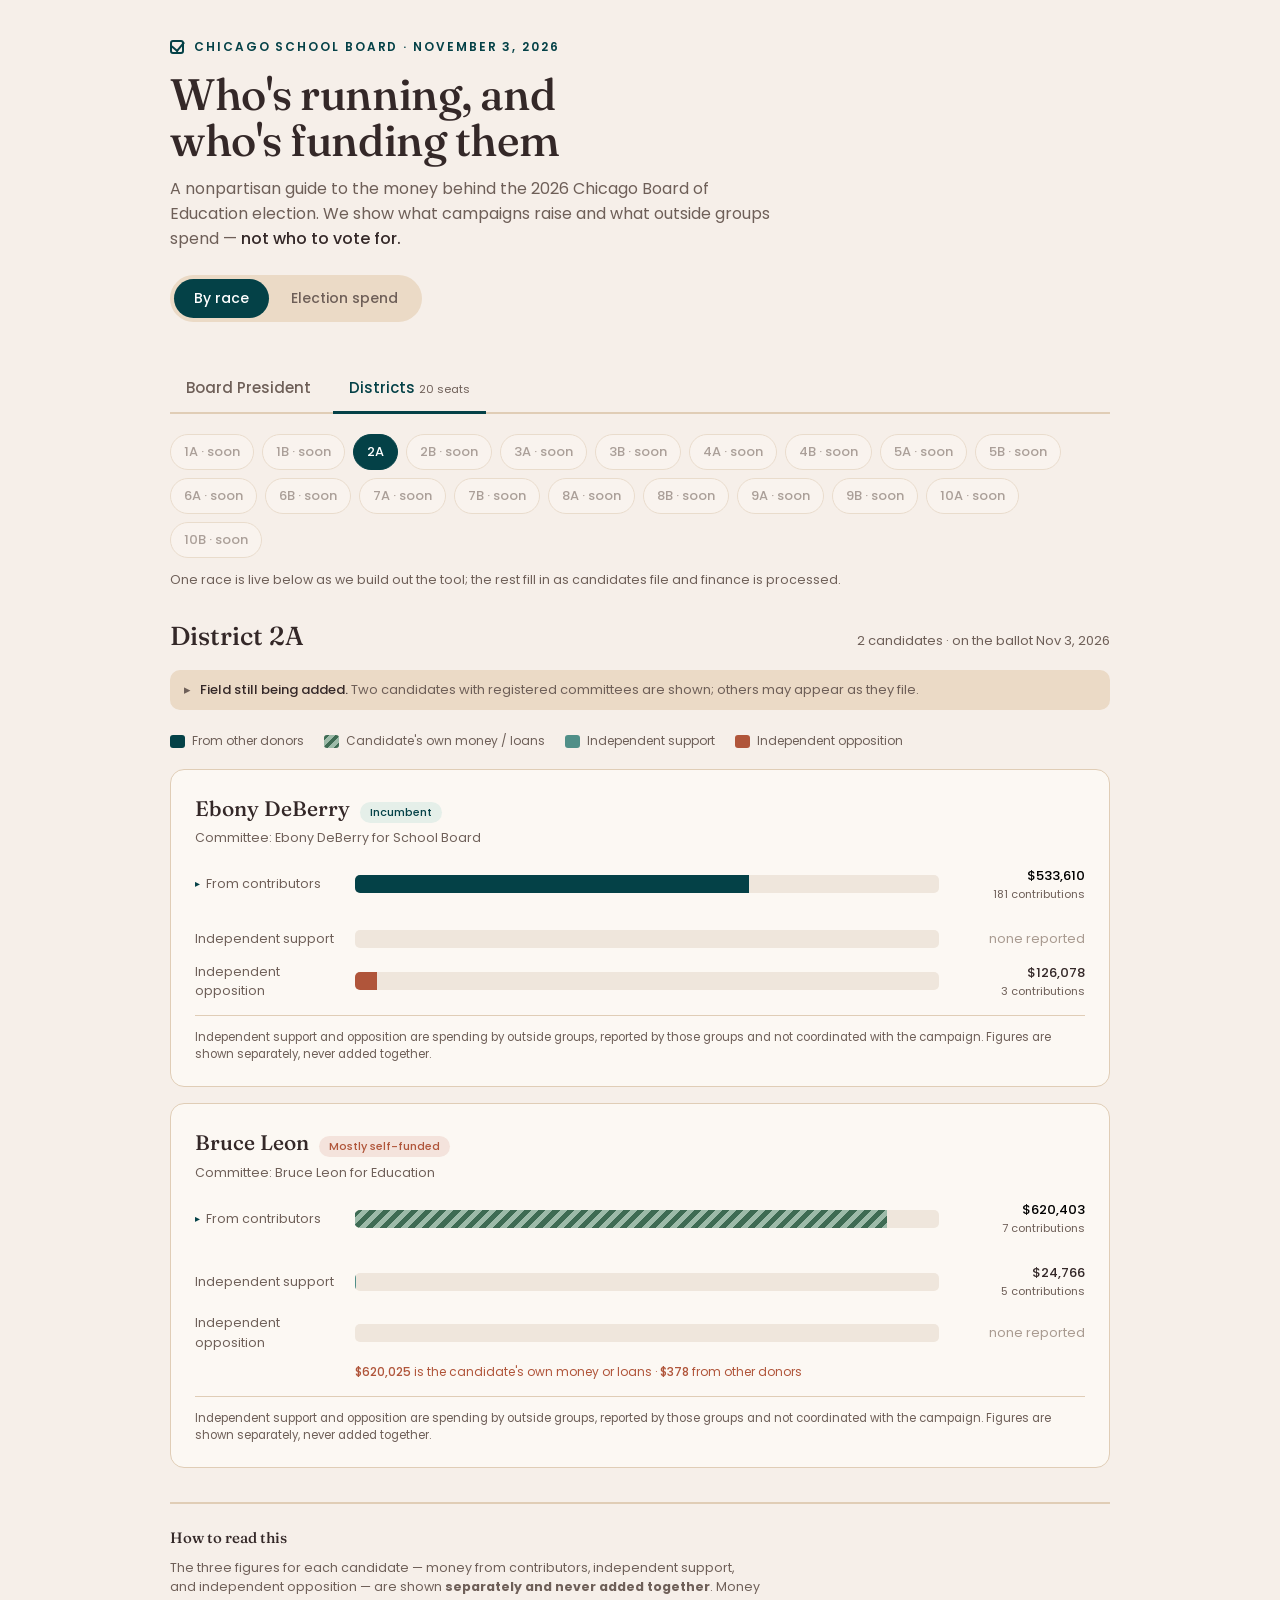
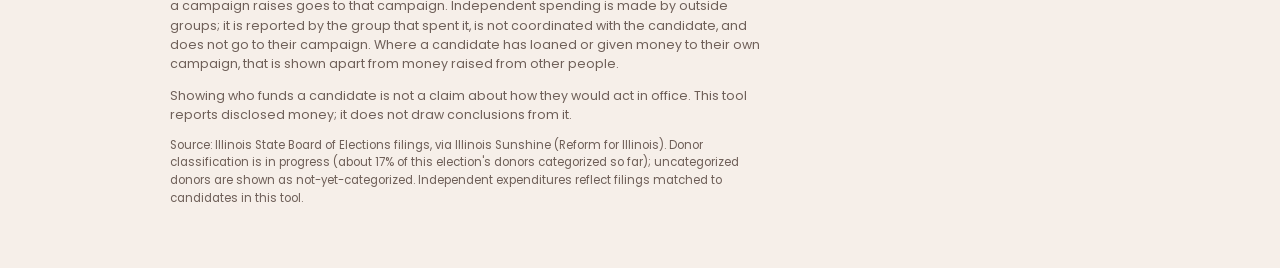
<file: campaign-finance/elections/elections-embed-prototype.html>
<!doctype html>
<html lang="en">
<head>
<meta charset="utf-8">
<meta name="viewport" content="width=device-width, initial-scale=1">
<title>Chicago School Board 2026 — who's running & who funds them</title>
<link rel="preconnect" href="https://fonts.googleapis.com">
<link rel="preconnect" href="https://fonts.gstatic.com" crossorigin>
<!-- PROTOTYPE FONTS: Fraunces stands in for Recoleta (display). Swap to Recoleta in production. -->
<link href="https://fonts.googleapis.com/css2?family=Fraunces:opsz,wght@9..144,400;9..144,500;9..144,600&family=Poppins:wght@300;400;500;600&display=swap" rel="stylesheet">
<style>
  :root{
    --cream:#F6EFE9; --paper:#FCF8F3; --ink:#342828; --ink-soft:#6E5F58;
    --tan:#EBDAC6; --line:#E0CDB6;
    --teal:#044147; --sage:#508F88; --coral:#B0553A;
    --display:'Fraunces',Georgia,serif; --body:'Poppins',system-ui,sans-serif; --r:14px;
  }
  *{box-sizing:border-box}
  body{margin:0; background:var(--cream); color:var(--ink); font-family:var(--body);
    font-weight:400; line-height:1.55; -webkit-font-smoothing:antialiased}
  .wrap{max-width:980px; margin:0 auto; padding:0 20px}

  header.masthead{padding:38px 0 20px}
  .eyebrow{font-size:12px; letter-spacing:.16em; text-transform:uppercase; color:var(--teal);
    font-weight:600; margin:0 0 14px; display:flex; align-items:center; gap:10px}
  .eyebrow .box{width:14px; height:14px; border:2px solid var(--teal); border-radius:3px; position:relative; flex:none}
  .eyebrow .box::after{content:""; position:absolute; left:2px; top:-3px; width:6px; height:10px;
    border:solid var(--teal); border-width:0 2px 2px 0; transform:rotate(40deg)}
  h1{font-family:var(--display); font-weight:500; font-size:clamp(28px,5vw,44px); line-height:1.05;
    letter-spacing:-.01em; margin:0 0 14px; max-width:16ch}
  .lede{font-size:16px; color:var(--ink-soft); max-width:60ch; margin:0}
  .lede strong{color:var(--ink); font-weight:500}

  /* top-level segmented nav */
  .topnav{display:inline-flex; background:var(--tan); border-radius:30px; padding:4px; margin:24px 0 0; gap:2px}
  .topnav button{appearance:none; border:0; background:none; cursor:pointer; font-family:var(--body);
    font-size:14px; font-weight:500; color:var(--ink-soft); padding:9px 20px; border-radius:26px}
  .topnav button[aria-selected="true"]{background:var(--teal); color:#fff}
  .topnav button:focus-visible{outline:2px solid var(--sage); outline-offset:2px}

  nav.offices{display:flex; gap:6px; margin:22px 0 0; border-bottom:2px solid var(--line)}
  .office{appearance:none; border:0; background:none; cursor:pointer; font-family:var(--body);
    font-size:15px; font-weight:500; color:var(--ink-soft); padding:12px 16px;
    border-bottom:3px solid transparent; margin-bottom:-2px; border-radius:6px 6px 0 0}
  .office[aria-selected="true"]{color:var(--teal); border-bottom-color:var(--teal)}
  .office:focus-visible{outline:2px solid var(--sage); outline-offset:2px}
  .office .tag{font-size:11px; color:var(--ink-soft); font-weight:400}

  .districts{display:flex; flex-wrap:wrap; gap:8px; padding:20px 0 4px}
  .chip{appearance:none; cursor:pointer; font-family:var(--body); font-size:13px; font-weight:500;
    padding:7px 13px; border-radius:20px; border:1px solid var(--line); background:var(--paper); color:var(--ink-soft)}
  .chip[aria-pressed="true"]{background:var(--teal); border-color:var(--teal); color:#fff}
  .chip[data-status="soon"]{opacity:.55}
  .chip:focus-visible{outline:2px solid var(--sage); outline-offset:2px}
  .picker-note{font-size:12.5px; color:var(--ink-soft); margin:8px 0 0}

  .race-head{display:flex; align-items:baseline; justify-content:space-between; gap:16px; flex-wrap:wrap; margin:26px 0 4px}
  .race-head h2{font-family:var(--display); font-weight:500; font-size:26px; margin:0}
  .race-meta{font-size:13px; color:var(--ink-soft)}
  .field-note{font-size:13px; color:var(--ink-soft); background:var(--tan); border-radius:10px;
    padding:10px 14px; margin:14px 0 22px; display:flex; gap:9px; align-items:flex-start}
  .field-note b{color:var(--ink); font-weight:500}

  .card{background:var(--paper); border:1px solid var(--line); border-radius:var(--r); padding:22px 24px; margin:0 0 16px}
  .card-top{display:flex; align-items:baseline; gap:10px; flex-wrap:wrap; margin-bottom:4px}
  .cand-name{font-family:var(--display); font-weight:500; font-size:21px; margin:0}
  .chip-inc{font-size:11px; font-weight:500; color:var(--teal); background:#E5EFE9; border-radius:20px; padding:2px 10px}
  .chip-self{font-size:11px; font-weight:500; color:var(--coral); background:#F4E3DC; border-radius:20px; padding:2px 10px}
  .committee{font-size:12.5px; color:var(--ink-soft); margin:0 0 18px}

  .bars{display:flex; flex-direction:column; gap:13px}
  .barrow{display:grid; grid-template-columns:148px 1fr 134px; align-items:center; gap:12px}
  .barrow.click{cursor:pointer; appearance:none; border:0; background:none; text-align:left;
    font-family:var(--body); padding:6px 8px; margin:-6px -8px; border-radius:8px; width:calc(100% + 16px)}
  .barrow.click:hover{background:#F2E8DC}
  .barrow.click:focus-visible{outline:2px solid var(--sage); outline-offset:1px}
  .barlabel{font-size:12.5px; color:var(--ink-soft); display:flex; align-items:center; gap:6px}
  .barlabel .caret{font-size:10px; color:var(--teal); transition:transform .2s}
  .barrow.click[aria-expanded="true"] .caret{transform:rotate(90deg)}
  .bartrack{height:18px; background:#EFE6DC; border-radius:5px; overflow:hidden; position:relative}
  .barfill{height:100%; display:flex; transition:width .8s cubic-bezier(.2,.7,.2,1)}
  .seg{height:100%}
  .seg.third{background:var(--teal)}
  .seg.self{background:repeating-linear-gradient(135deg,#3E6B53 0 5px,#9DBBA9 5px 10px)}
  .seg.support{background:var(--sage)}
  .seg.oppose{background:var(--coral)}
  .barval{font-size:13px; font-weight:500; text-align:right}
  .barval .sub{display:block; font-size:11px; font-weight:400; color:var(--ink-soft)}
  .zero{color:#A99B91; font-weight:400}

  .selfline{font-size:12px; color:var(--coral); margin:11px 0 0; padding-left:160px}
  .selfline b{font-weight:500}
  .caption{font-size:11.5px; color:var(--ink-soft); margin:14px 0 0; padding-top:13px; border-top:1px solid var(--line)}

  /* contributor drill-down panel */
  .contrib{max-height:0; overflow:hidden; transition:max-height .3s ease; margin-top:0}
  .contrib.open{max-height:1400px; margin-top:12px}
  .contrib-inner{background:var(--cream); border:1px solid var(--line); border-radius:10px; padding:14px 16px}
  .contrib-h{font-size:12px; letter-spacing:.04em; text-transform:uppercase; color:var(--ink-soft); margin:0 0 10px}
  .crow{display:grid; grid-template-columns:1fr auto; gap:10px; padding:7px 0; border-bottom:1px solid var(--line); font-size:13px}
  .crow:last-child{border-bottom:0}
  .crow .who{display:flex; align-items:center; gap:8px; flex-wrap:wrap}
  .crow .amt{font-weight:500; white-space:nowrap}
  .crow .n{font-size:11px; color:var(--ink-soft)}
  .tagchip{font-size:10.5px; padding:1px 8px; border-radius:14px; background:var(--tan); color:var(--ink-soft)}
  .tagchip.self{background:#F4E3DC; color:var(--coral)}
  .contrib-note{font-size:12px; color:var(--ink-soft); margin:2px 0 0}

  .legend{display:flex; flex-wrap:wrap; gap:14px 20px; margin:6px 0 0; font-size:12px; color:var(--ink-soft)}
  .legend span{display:flex; align-items:center; gap:7px}
  .sw{width:15px; height:13px; border-radius:3px; flex:none}
  .sw.third{background:var(--teal)} .sw.self{background:repeating-linear-gradient(135deg,#3E6B53 0 4px,#9DBBA9 4px 8px)}
  .sw.support{background:var(--sage)} .sw.oppose{background:var(--coral)}

  /* election spend view */
  .preview-banner{font-size:12.5px; color:var(--ink-soft); background:var(--tan); border-radius:10px;
    padding:11px 15px; margin:22px 0 18px; display:flex; gap:9px; align-items:flex-start}
  .preview-banner b{color:var(--ink); font-weight:500}
  .srow{display:grid; grid-template-columns:30px 1fr auto; gap:14px; align-items:center;
    background:var(--paper); border:1px solid var(--line); border-radius:12px; padding:14px 18px; margin:0 0 10px}
  .srank{font-family:var(--display); font-size:18px; color:var(--ink-soft)}
  .sname{font-size:15px; font-weight:500}
  .sdetail{font-size:12.5px; color:var(--ink-soft); margin-top:2px}
  .samt{text-align:right; font-size:16px; font-weight:500}
  .samt .k{display:block; font-size:11px; font-weight:400; color:var(--ink-soft)}
  .stance{font-size:10.5px; padding:1px 9px; border-radius:14px; margin-left:8px}
  .stance.support{background:#E4EEEB; color:var(--sage)}
  .stance.oppose{background:#F4E3DC; color:var(--coral)}
  .stance.self{background:#F4E3DC; color:var(--coral)}
  .stance.pac{background:var(--tan); color:var(--ink-soft)}

  .soon{text-align:center; padding:54px 24px; background:var(--paper); border:1px dashed var(--line);
    border-radius:var(--r); color:var(--ink-soft)}
  .soon h2{font-family:var(--display); font-weight:500; color:var(--ink); font-size:22px; margin:0 0 8px}
  .soon p{margin:0 auto; max-width:46ch; font-size:14px}

  footer{margin:34px 0 60px; padding-top:22px; border-top:2px solid var(--line); font-size:12.5px; color:var(--ink-soft)}
  footer h3{font-family:var(--display); font-weight:500; color:var(--ink); font-size:15px; margin:0 0 8px}
  footer p{margin:0 0 12px; max-width:74ch}
  footer .src{font-size:11.5px}

  @media (max-width:560px){
    .barrow{grid-template-columns:1fr; gap:4px}
    .barval{text-align:left} .selfline{padding-left:0}
    .srow{grid-template-columns:24px 1fr; } .samt{grid-column:2; text-align:left; margin-top:6px}
  }
  @media (prefers-reduced-motion:reduce){ .barfill,.contrib{transition:none} }
</style>
</head>
<body>
<div class="wrap">

  <header class="masthead">
    <p class="eyebrow"><span class="box" aria-hidden="true"></span>Chicago School Board · November 3, 2026</p>
    <h1>Who's running, and who's funding them</h1>
    <p class="lede">A nonpartisan guide to the money behind the 2026 Chicago Board of Education election. We show what campaigns raise and what outside groups spend — <strong>not who to vote for.</strong></p>
    <div class="topnav" role="tablist" aria-label="View">
      <button role="tab" id="t-byrace" aria-selected="true">By race</button>
      <button role="tab" id="t-spend" aria-selected="false">Election spend</button>
    </div>
  </header>

  <section id="byrace">
    <nav class="offices" role="tablist" aria-label="Office">
      <button class="office" role="tab" id="tab-pres" aria-selected="false">Board President</button>
      <button class="office" role="tab" id="tab-dist" aria-selected="true">Districts <span class="tag">20 seats</span></button>
    </nav>
    <div id="picker" class="districts" role="group" aria-label="District"></div>
    <p class="picker-note" id="picker-note">One race is live below as we build out the tool; the rest fill in as candidates file and finance is processed.</p>
    <div id="view" aria-live="polite"></div>
  </section>

  <section id="spend" hidden></section>

  <footer>
    <h3>How to read this</h3>
    <p>The three figures for each candidate — money from contributors, independent support, and independent opposition — are shown <strong>separately and never added together</strong>. Money a campaign raises goes to that campaign. Independent spending is made by outside groups; it is reported by the group that spent it, is not coordinated with the candidate, and does not go to their campaign. Where a candidate has loaned or given money to their own campaign, that is shown apart from money raised from other people.</p>
    <p>Showing who funds a candidate is not a claim about how they would act in office. This tool reports disclosed money; it does not draw conclusions from it.</p>
    <p class="src">Source: Illinois State Board of Elections filings, via Illinois Sunshine (Reform for Illinois). Donor classification is in progress (about 17% of this election's donors categorized so far); uncategorized donors are shown as not-yet-categorized. Independent expenditures reflect filings matched to candidates in this tool.</p>
  </footer>

</div>

<script>
/* ============================================================================
   DATA — prototype slice; replace with fetch(ELECTION_DATA_URL) in production.
   Per-candidate "contributors" are the donor-rollup (by parent) for the drill-down.
   sb-d03 + the SPEND figures are the real first-ingest numbers; contributor NAMES
   are only included where confirmed (Leon's 7 rows, dumped read-only). DeBerry's
   181 contributors and the IE spender NAMES are not inlined — see contributorsNote
   / nameKnown:false — those come from the live data.
   ============================================================================ */
const SCALE = 650000;
const DATA = {
  races: [
    { id:"sb-president", office:"pres", label:"Board President", status:"soon" },
    { id:"sb-d01", office:"dist", code:"1A", label:"District 1A", status:"soon" },
    { id:"sb-d02", office:"dist", code:"1B", label:"District 1B", status:"soon" },
    { id:"sb-d03", office:"dist", code:"2A", label:"District 2A", status:"live",
      fieldNote:"Two candidates with registered committees are shown; others may appear as they file.",
      candidates:[
        { name:"Ebony DeBerry", incumbent:true, committee:"Ebony DeBerry for School Board",
          contributions:533610, contributors:181, selfFunded:0, thirdParty:533610,
          support:0, supportN:0, oppose:126078, opposeN:3,
          contributorList:[],
          contributorsNote:"181 contributions totaling $533,610. The itemized contributor list loads from the live filings data — in the published tool this expands to every donor, rolled up and sorted largest first." },
        { name:"Bruce Leon", incumbent:false, committee:"Bruce Leon for Education",
          contributions:620403, contributors:7, selfFunded:620025, thirdParty:378,
          support:24766, supportN:5, oppose:0, opposeN:0,
          contributorList:[
            { who:"Bruce Leon", tag:"Candidate's own money / loans", self:true, amount:620025, n:6 },
            { who:"Z to A Research", tag:"Not yet categorized", self:false, amount:378, n:1 }
          ] }
      ]
    },
    { id:"sb-d04", office:"dist", code:"2B", label:"District 2B", status:"soon" },
    { id:"sb-d05", office:"dist", code:"3A", label:"District 3A", status:"soon" },
    { id:"sb-d06", office:"dist", code:"3B", label:"District 3B", status:"soon" },
    { id:"sb-d07", office:"dist", code:"4A", label:"District 4A", status:"soon" },
    { id:"sb-d08", office:"dist", code:"4B", label:"District 4B", status:"soon" },
    { id:"sb-d09", office:"dist", code:"5A", label:"District 5A", status:"soon" },
    { id:"sb-d10", office:"dist", code:"5B", label:"District 5B", status:"soon" },
    { id:"sb-d11", office:"dist", code:"6A", label:"District 6A", status:"soon" },
    { id:"sb-d12", office:"dist", code:"6B", label:"District 6B", status:"soon" },
    { id:"sb-d13", office:"dist", code:"7A", label:"District 7A", status:"soon" },
    { id:"sb-d14", office:"dist", code:"7B", label:"District 7B", status:"soon" },
    { id:"sb-d15", office:"dist", code:"8A", label:"District 8A", status:"soon" },
    { id:"sb-d16", office:"dist", code:"8B", label:"District 8B", status:"soon" },
    { id:"sb-d17", office:"dist", code:"9A", label:"District 9A", status:"soon" },
    { id:"sb-d18", office:"dist", code:"9B", label:"District 9B", status:"soon" },
    { id:"sb-d19", office:"dist", code:"10A", label:"District 10A", status:"soon" },
    { id:"sb-d20", office:"dist", code:"10B", label:"District 10B", status:"soon" }
  ],
  // Election spend — ranked largest first. Real figures; IE committee names withheld
  // (nameKnown:false) until the live data pull. Self-funding shown as its own kind.
  spend:[
    { name:"Bruce Leon", kind:"self", nameKnown:true, amount:620025,
      detail:"Self-funded his own campaign — loans and personal contributions (District 2A)" },
    { name:"Independent expenditure committee", kind:"support", nameKnown:false, amount:367781,
      detail:"Spent supporting Michelle Pierre (District 1B)" },
    { name:"Independent expenditure committee", kind:"oppose", nameKnown:false, amount:126078,
      detail:"Spent opposing Ebony DeBerry (District 2A)" },
    { name:"Independent expenditure committee", kind:"support", nameKnown:false, amount:24766,
      detail:"Spent supporting Bruce Leon (District 2A)" },
    { name:"Z to A Research", kind:"donor", nameKnown:true, amount:378,
      detail:"Contributed to Bruce Leon (District 2A)" }
  ]
};

const $ = s => document.querySelector(s);
const usd = n => "$" + Math.round(n).toLocaleString();
const pct = v => Math.max(v>0 ? 0.8 : 0, (v/SCALE)*100);
let topView = "byrace", office = "dist", activeRace = "sb-d03", uid = 0;

function bar(label, segs, count, clickId){
  const sum = segs.reduce((a,s)=>a+s.v,0);
  const fill = segs.filter(s=>s.v>0).map(s=>
    `<div class="seg ${s.cls}" style="width:${(s.v/SCALE*100)||0}%"></div>`).join("");
  const valHtml = sum>0
    ? `${usd(sum)}${count!=null?`<span class="sub">${count} ${count===1?'contribution':'contributions'}</span>`:''}`
    : `<span class="zero">none reported</span>`;
  const labelHtml = clickId
    ? `<span class="barlabel"><span class="caret">▸</span>${label}</span>`
    : `<span class="barlabel">${label}</span>`;
  const inner = `${labelHtml}
    <div class="bartrack"><div class="barfill" style="width:${pct(sum)}%">${fill}</div></div>
    <div class="barval">${valHtml}</div>`;
  return clickId
    ? `<button class="barrow click" type="button" aria-expanded="false" aria-controls="${clickId}">${inner}</button>`
    : `<div class="barrow">${inner}</div>`;
}

function contribPanel(c, id){
  let body;
  if(c.contributorList && c.contributorList.length){
    body = c.contributorList.map(r=>`<div class="crow">
      <div class="who">${r.who}<span class="tagchip ${r.self?'self':''}">${r.tag}</span></div>
      <div class="amt">${usd(r.amount)} <span class="n">· ${r.n} ${r.n===1?'record':'records'}</span></div>
    </div>`).join("");
  } else {
    body = `<p class="contrib-note">${c.contributorsNote||"Contributor detail loads from the live filings data."}</p>`;
  }
  return `<div class="contrib" id="${id}"><div class="contrib-inner">
    <p class="contrib-h">Who gave to this campaign</p>${body}</div></div>`;
}

function card(c){
  const cid = "contrib-"+(uid++);
  const mostlySelf = c.contributions>0 && c.selfFunded/c.contributions >= 0.5;
  const chips = [
    c.incumbent ? `<span class="chip-inc">Incumbent</span>`:"",
    mostlySelf ? `<span class="chip-self">Mostly self-funded</span>`:""
  ].join("");
  const contribBar = bar("From contributors",
    [ {cls:"third", v:c.thirdParty}, {cls:"self", v:c.selfFunded} ], c.contributors, cid);
  const selfLine = c.selfFunded>0
    ? `<p class="selfline"><b>${usd(c.selfFunded)}</b> is the candidate's own money or loans · <b>${usd(c.thirdParty)}</b> from other donors</p>`:"";
  const supportBar = bar("Independent support", [ {cls:"support", v:c.support} ], c.supportN, null);
  const opposeBar  = bar("Independent opposition", [ {cls:"oppose", v:c.oppose} ], c.opposeN, null);
  return `<article class="card">
    <div class="card-top"><h3 class="cand-name">${c.name}</h3>${chips}</div>
    <p class="committee">Committee: ${c.committee}</p>
    <div class="bars">${contribBar}${contribPanel(c,cid)}${supportBar}${opposeBar}</div>
    ${selfLine}
    <p class="caption">Independent support and opposition are spending by outside groups, reported by those groups and not coordinated with the campaign. Figures are shown separately, never added together.</p>
  </article>`;
}

function legend(){
  return `<div class="legend" aria-hidden="true">
    <span><i class="sw third"></i>From other donors</span>
    <span><i class="sw self"></i>Candidate's own money / loans</span>
    <span><i class="sw support"></i>Independent support</span>
    <span><i class="sw oppose"></i>Independent opposition</span></div>`;
}

function renderByRace(){
  $("#tab-pres").setAttribute("aria-selected", office==="pres");
  $("#tab-dist").setAttribute("aria-selected", office==="dist");
  const inOffice = DATA.races.filter(r=>r.office===office);
  $("#picker").innerHTML = inOffice.map(r=>{
    const lbl = office==="dist" ? r.code : r.label;
    return `<button class="chip" data-status="${r.status}" data-id="${r.id}"
      aria-pressed="${r.id===activeRace}">${lbl}${r.status==="live"?'':' · soon'}</button>`;}).join("");
  $("#picker").style.display = office==="dist" ? "flex":"none";
  $("#picker-note").style.display = office==="dist" ? "block":"none";

  const race = DATA.races.find(r=>r.id===activeRace) || inOffice.find(r=>r.status==="live") || inOffice[0];
  if(!race || race.status!=="live"){
    $("#view").innerHTML = `<div class="soon"><h2>${race?race.label:"This race"} — coming soon</h2>
      <p>We're adding candidates and campaign-finance data for this race. Check back as the field fills in.</p></div>`;
    return;
  }
  const cands = [...race.candidates].sort((a,b)=>a.name.split(" ").pop().localeCompare(b.name.split(" ").pop()));
  uid = 0;
  $("#view").innerHTML = `
    <div class="race-head"><h2>${race.label}</h2>
      <span class="race-meta">${cands.length} candidates · on the ballot Nov 3, 2026</span></div>
    ${race.fieldNote?`<p class="field-note">▸ <span><b>Field still being added.</b> ${race.fieldNote}</span></p>`:''}
    ${legend()}<div style="height:18px"></div>${cands.map(card).join("")}`;
}

function renderSpend(){
  const rows = [...DATA.spend].sort((a,b)=>b.amount-a.amount);
  const stanceChip = r => {
    if(r.kind==="self") return `<span class="stance self">self-funding</span>`;
    if(r.kind==="support") return `<span class="stance support">independent support</span>`;
    if(r.kind==="oppose") return `<span class="stance oppose">independent opposition</span>`;
    return `<span class="stance pac">contribution</span>`;
  };
  $("#spend").innerHTML = `
    <p class="preview-banner">▸ <span><b>Preview with confirmed figures.</b> The published view ranks all 3,093 donors and every independent spender by name, each expandable to its rolled-up detail. Shown here are the spend figures confirmed in the first data run; independent-committee names fill in from the live filings.</span></p>
    ${rows.map((r,i)=>`<div class="srow">
      <div class="srank">${i+1}</div>
      <div><span class="sname">${r.name}</span>${stanceChip(r)}${r.nameKnown?'':' <span class="n" style="font-size:11px;color:#A99B91">(name in live view)</span>'}
        <div class="sdetail">${r.detail}</div></div>
      <div class="samt">${usd(r.amount)}<span class="k">${r.kind==="self"?"candidate's own":r.kind==="donor"?"to a campaign":"independent"}</span></div>
    </div>`).join("")}`;
}

function render(){
  $("#byrace").hidden = topView!=="byrace";
  $("#spend").hidden  = topView!=="spend";
  $("#t-byrace").setAttribute("aria-selected", topView==="byrace");
  $("#t-spend").setAttribute("aria-selected", topView==="spend");
  if(topView==="byrace") renderByRace(); else renderSpend();
}

$("#t-byrace").onclick = ()=>{ topView="byrace"; render(); };
$("#t-spend").onclick  = ()=>{ topView="spend";  render(); };
$("#tab-pres").onclick = ()=>{ office="pres"; activeRace=""; render(); };
$("#tab-dist").onclick = ()=>{ office="dist"; activeRace="sb-d03"; render(); };
$("#picker").addEventListener("click", e=>{
  const b=e.target.closest(".chip"); if(!b) return; activeRace=b.dataset.id; render(); });
// drill-down toggle (event delegation; no re-render so state persists)
$("#view").addEventListener("click", e=>{
  const btn=e.target.closest(".barrow.click"); if(!btn) return;
  const panel=document.getElementById(btn.getAttribute("aria-controls")); if(!panel) return;
  const open=panel.classList.toggle("open");
  btn.setAttribute("aria-expanded", open);
});

render();
</script>
</body>
</html>
</file>
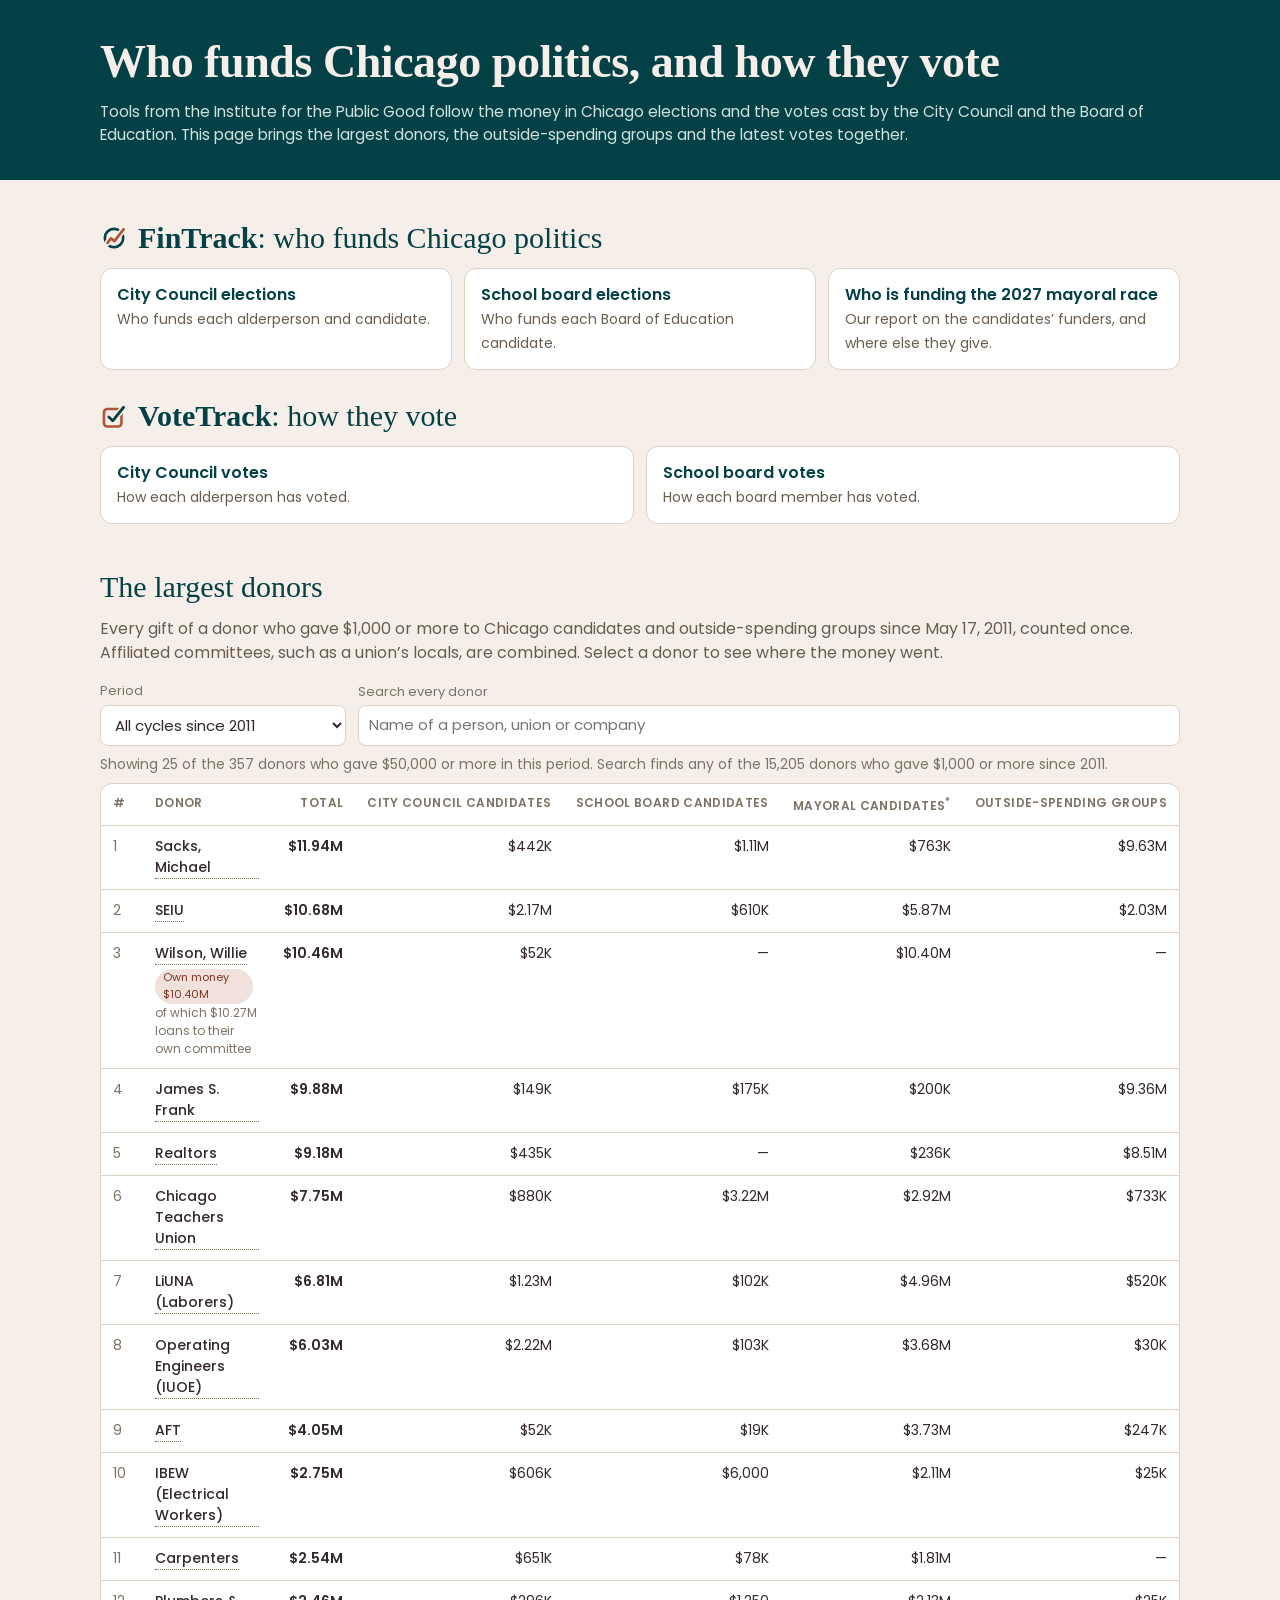
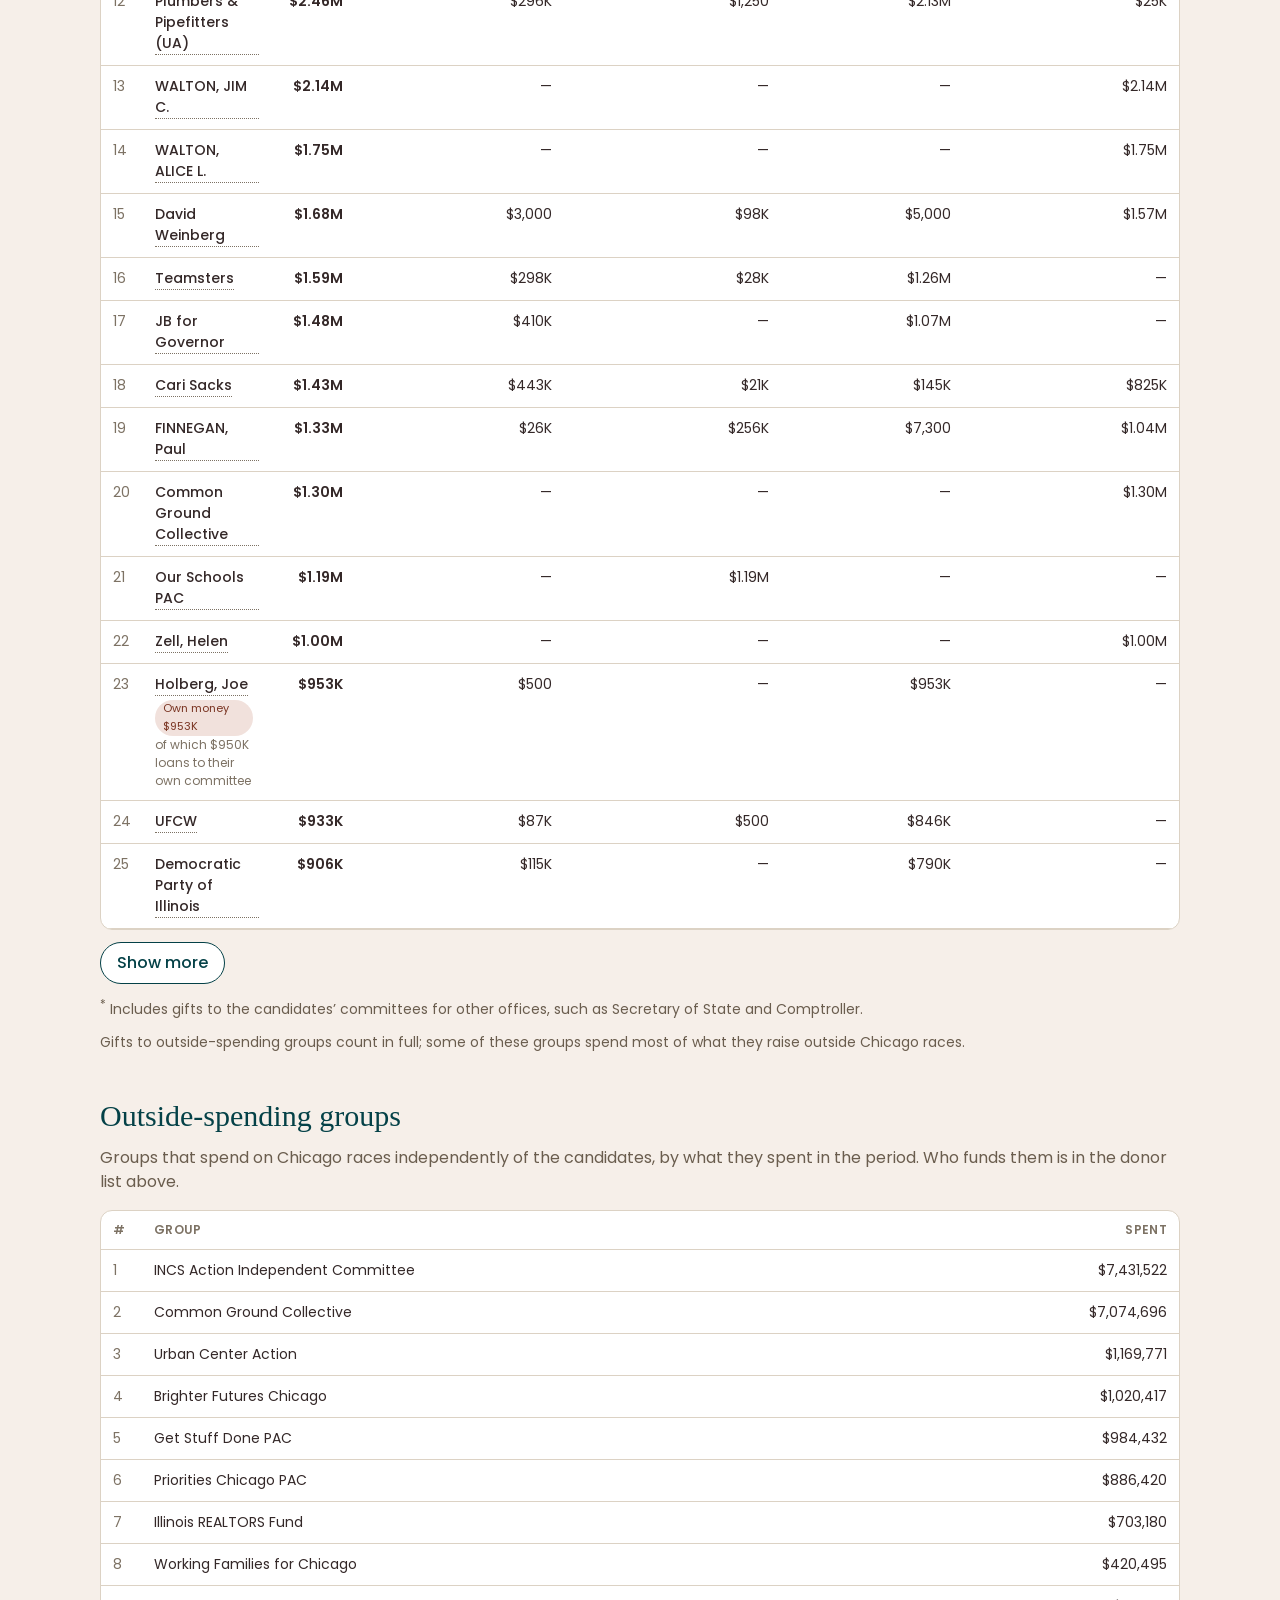
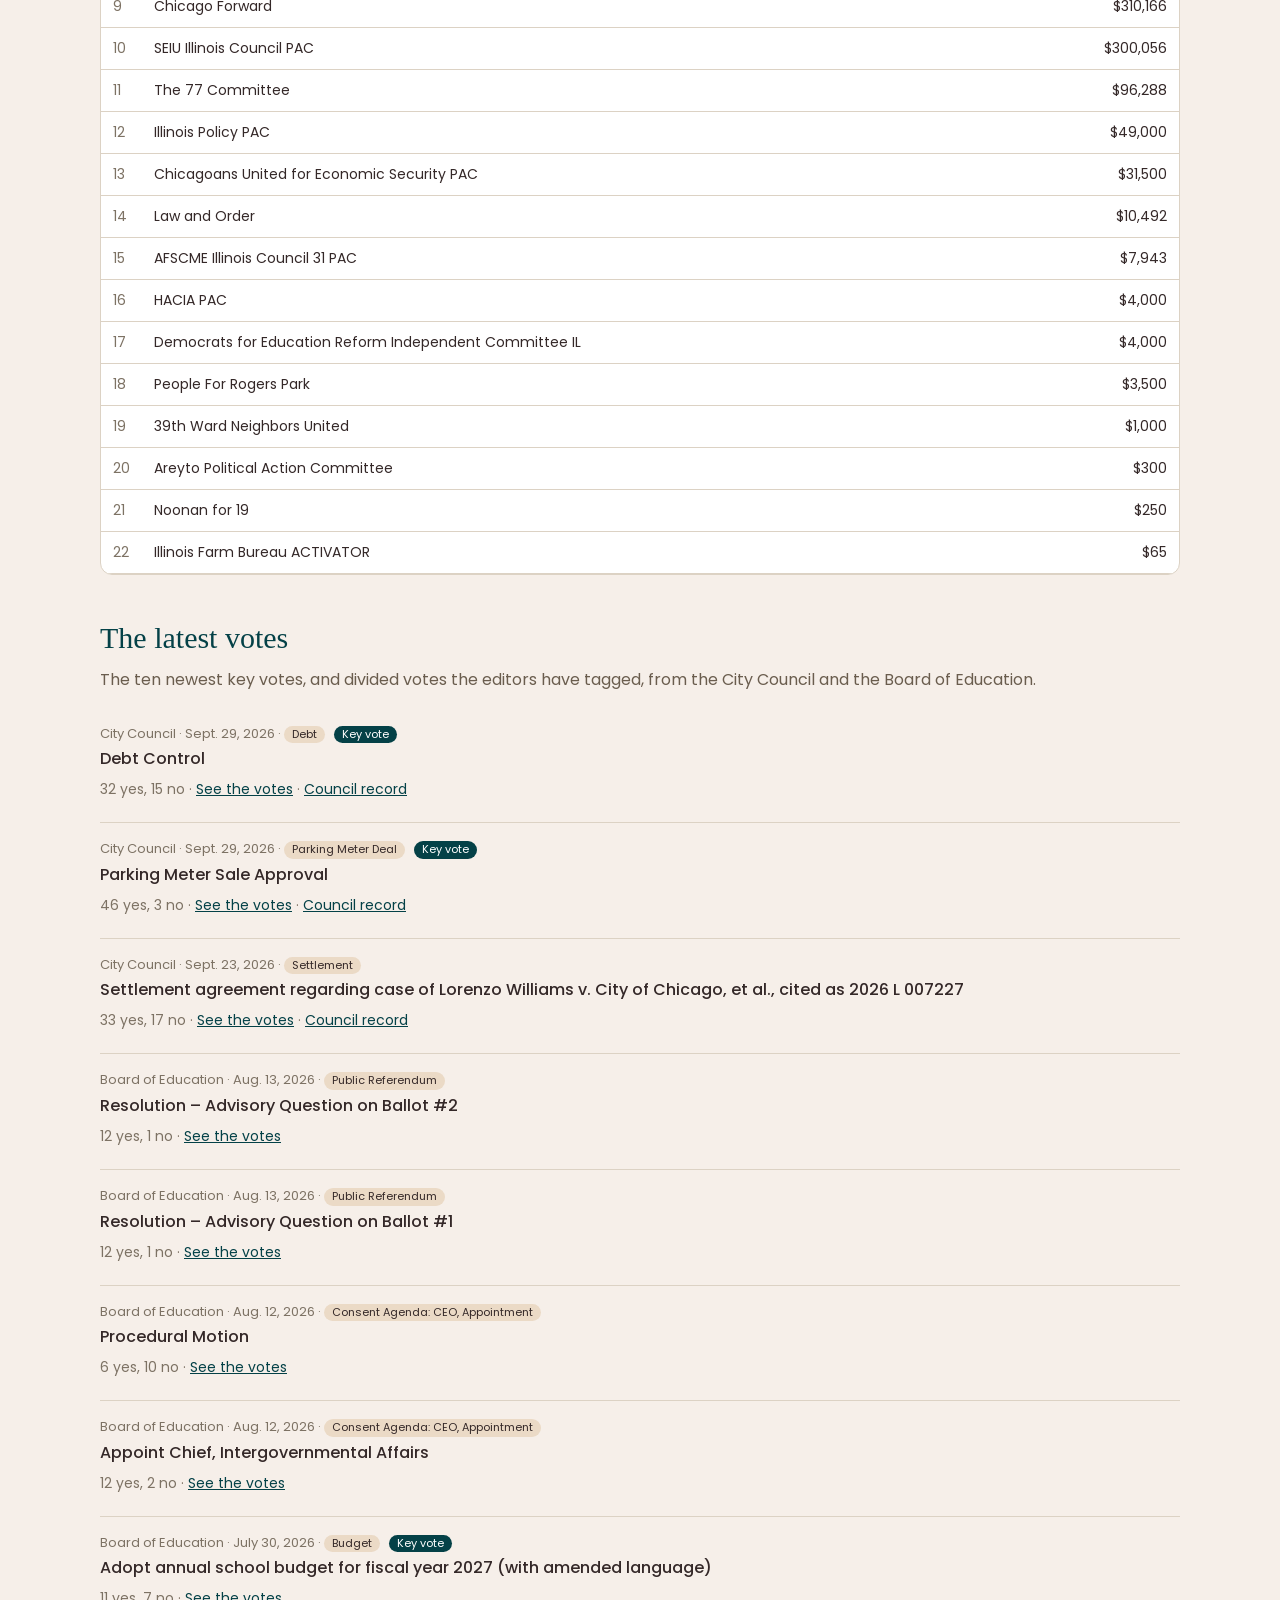
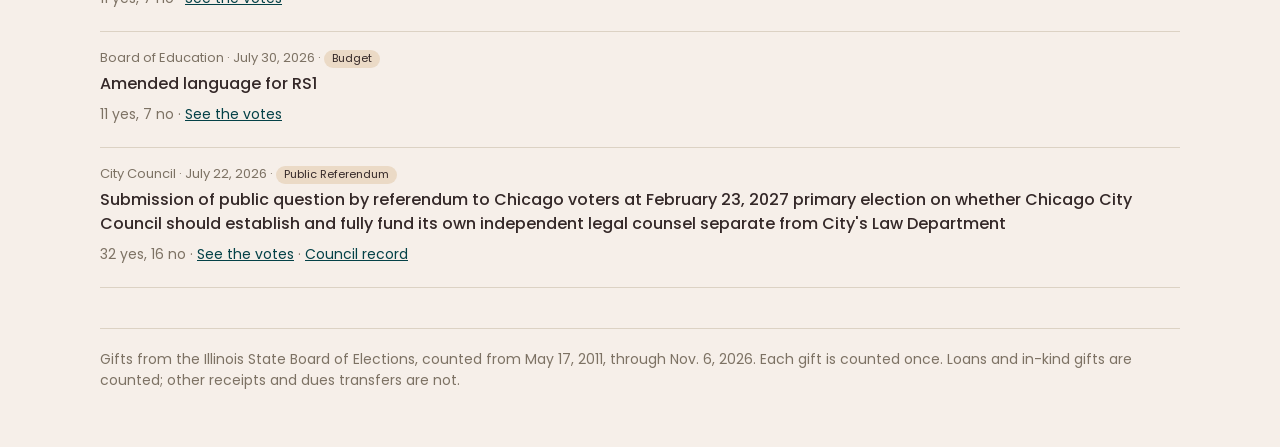
<file: campaign-finance/homepage/homepage-embed.inlined.html>
<!doctype html>
<html lang="en">
<head>
<meta charset="utf-8">
<meta name="viewport" content="width=device-width, initial-scale=1">
<link rel="preconnect" href="https://fonts.googleapis.com">
<link rel="preconnect" href="https://fonts.gstatic.com" crossorigin>
<link href="https://fonts.googleapis.com/css2?family=Poppins:wght@400;500;600;700&display=swap" rel="stylesheet">
</head>
<body style="margin:0">
<!-- ============================================================
     IPG civic tools homepage — paste this ENTIRE block into the
     /chi-civic-tools page's Squarespace Code Block.
     Nothing here is edited by hand. Data is fetched at runtime from the
     GitHub Pages (homepage-data.json).
     ============================================================ -->
<style>
/* IPG civic tools homepage. Tokens from the elections embed (DESIGN-1): Georgia display
   face, Poppins body, cream / ink / teal / coral. Scoped under #ipg-home-root. */
#ipg-home-root{--cream:#F6EFE9;--paper:#FFFFFF;--ink:#342828;--ink-soft:#6a5d4e;--ink-muted:#7d7264;--tan:#EBDAC6;--line:#dcd2c4;--teal:#044147;--coral:#B0553A;--display:Georgia,ui-serif,serif;--body:Poppins,system-ui,-apple-system,sans-serif;--r:12px;
  --content:1080px;--pad:max(30px,calc((100vw - var(--content))/2));
  font-family:var(--body);color:var(--ink);background:var(--cream);line-height:1.5;font-size:16px;box-sizing:border-box;
  /* Full-bleed, the tool pages' frame: break out of the Squarespace column so the cream body and the
     teal band span the viewport; content sits in the 1,080 px column via --pad. */
  width:100vw;max-width:100vw;position:relative;left:50%;right:50%;margin-left:-50vw;margin-right:-50vw;
  padding:0 var(--pad) 48px}
#ipg-home-root *{box-sizing:border-box}
#ipg-home-root h1,#ipg-home-root h2{font-family:var(--display);font-weight:400;color:var(--teal);margin:0 0 8px}
#ipg-home-root h1{font-size:clamp(28px,5vw,42px);line-height:1.15}
#ipg-home-root h2{font-size:clamp(22px,3.5vw,30px)}
/* Header band: teal, cream type, as on the four tools. */
#ipg-home-root .hp-head{background:var(--teal);margin:0 calc(-1 * var(--pad)) 8px;padding:38px var(--pad) 34px}
#ipg-home-root .hp-head h1{color:var(--cream);font-weight:700;letter-spacing:-.01em;font-size:clamp(28px,4.6vw,46px);line-height:1.04;margin:0 0 14px}
#ipg-home-root .hp-head .hp-lede{color:#cfe0dd;font-size:15.5px;margin:0}
#ipg-home-root a{color:var(--teal)}
.hp-lede{color:var(--ink-soft);margin:0 0 16px}
.hp-small{font-size:14px;color:var(--ink-muted);margin:8px 0}
.hp-sub{display:block;font-size:12px;color:var(--ink-muted)}
.hp-note{font-size:14px;color:var(--ink-soft);margin:12px 0 0}
.hp-sec{margin-top:40px}
.hp-status{padding:20px;background:var(--paper);border:1px solid var(--line);border-radius:var(--r)}
.hp-tools{list-style:none;padding:0;margin:24px 0 0;display:grid;grid-template-columns:repeat(auto-fit,minmax(190px,1fr));gap:12px}
.hp-tools a{display:block;height:100%;padding:14px 16px;background:var(--paper);border:1px solid var(--line);border-radius:var(--r);text-decoration:none;color:var(--ink)}
.hp-tools a:hover,.hp-tools a:focus-visible{border-color:var(--teal)}
.hp-tools b{display:block;color:var(--teal);font-weight:600}
.hp-tools span{font-size:14px;color:var(--ink-soft)}
.hp-group+.hp-group{margin-top:28px}
.hp-brand{display:flex;align-items:center;gap:10px;font-size:22px;line-height:1.2}
.hp-brand b{font-weight:700}
.hp-mark{flex:none;width:28px;height:28px}
.hp-group .hp-tools{margin-top:12px}
.hp-controls{display:flex;flex-wrap:wrap;gap:12px;align-items:flex-end}
.hp-field{display:flex;flex-direction:column;font-size:13px;color:var(--ink-muted);gap:4px}
.hp-grow{flex:1 1 240px}
.hp-field select,.hp-field input{font:inherit;font-size:15px;padding:8px 10px;border:1px solid var(--line);border-radius:8px;background:var(--paper);color:var(--ink);min-height:40px}
.hp-scroll{overflow-x:auto;-webkit-overflow-scrolling:touch;background:var(--paper);border:1px solid var(--line);border-radius:var(--r);margin-top:8px}
.hp-table{width:100%;border-collapse:collapse;font-size:14px}
.hp-table th,.hp-table td,.hp-items th,.hp-items td{padding:10px 12px;border-bottom:1px solid var(--line);text-align:left;vertical-align:top}
.hp-table th{font-size:12px;font-weight:600;color:var(--ink-muted);text-transform:uppercase;letter-spacing:.03em}
.hp-num{text-align:right!important;white-space:nowrap;font-variant-numeric:tabular-nums}
.hp-rank{width:2.5em;color:var(--ink-muted)}
.hp-total{font-weight:600}
.hp-toggle{all:unset;cursor:pointer;color:var(--ink);font-weight:500;border-bottom:1px dotted var(--ink-muted)}
.hp-toggle:focus-visible{outline:2px solid var(--teal);outline-offset:2px}
.hp-donor.is-open .hp-toggle{color:var(--teal)}
.hp-chip{display:inline-block;font-size:11px;line-height:1.6;padding:0 8px;margin:4px 6px 0 0;border-radius:999px;background:var(--tan);color:var(--ink)}
.hp-own{background:#f1e1dc;color:#7a3523}
.hp-key{background:var(--teal);color:#fff}
.hp-detail{padding:4px 0 8px}
.hp-detail .hp-scroll{max-height:420px;overflow:auto}
.hp-items{width:100%;border-collapse:collapse;font-size:13px}
.hp-split{list-style:none;padding:0;margin:0;max-width:420px}
.hp-split li{display:flex;justify-content:space-between;padding:4px 0;border-bottom:1px solid var(--line)}
.hp-more,.hp-retry{font:inherit;font-weight:500;margin-top:12px;padding:8px 16px;border-radius:999px;border:1px solid var(--teal);background:var(--paper);color:var(--teal);cursor:pointer}
.hp-more:hover,.hp-retry:hover{background:var(--teal);color:#fff}
.hp-votes{list-style:none;padding:0;margin:0}
.hp-vote{padding:14px 0;border-bottom:1px solid var(--line)}
.hp-meta{font-size:13px;color:var(--ink-muted);margin:0}
.hp-vtitle{margin:4px 0;font-weight:500}
.hp-foot{margin-top:40px;border-top:1px solid var(--line);padding-top:12px}
@media (max-width:640px){
  .hp-table > thead{display:none}
  .hp-table > tbody > tr.hp-donor{display:grid;grid-template-columns:2.5em 1fr auto;padding:8px 0;border-bottom:1px solid var(--line)}
  .hp-table > tbody > tr.hp-donor > td{border:0;padding:4px 8px}
  .hp-table > tbody > tr.hp-donor > td[data-label]:not(.hp-total){grid-column:2 / 4;display:flex;justify-content:space-between;font-size:13px;color:var(--ink-soft);padding:0 8px}
  .hp-table > tbody > tr.hp-donor > td[data-label]:not(.hp-total)::before{content:attr(data-label)}
  .hp-table > tbody > tr.hp-detail-row{display:block}
  .hp-table > tbody > tr.hp-detail-row > td{display:block;padding:0 8px}
  .hp-table > tbody > tr.hp-detail-row > td:first-child{display:none}
  .hp-items th,.hp-items td{padding:6px 8px}
}
</style>
<div id="ipg-home-root"></div>
<script>
/* IPG civic tools homepage (/chi-civic-tools): pure rendering.
 *
 * HOMEPAGE-1, rulings of 2026-10-14: 20a (mayoral label and note), 22a (section order),
 * 23a (top 25, "Show more" to every donor at $50,000 or more, search over all donors),
 * 24a (all cycles by default, with a cycle selector), 25a (own money and loans marked),
 * 26a (loading and failure strings).
 *
 * Everything here is a pure function of the data file and a small state object, so the
 * same code renders in the browser (homepage-app.js) and in node (tools/check_homepage.js).
 * Nothing here fetches, stores or reads the page.
 */
(function (root) {
  'use strict';

  var STREAMS = [
    { i: 0, key: 'council', label: 'City Council candidates' },
    { i: 1, key: 'school_board', label: 'School board candidates' },
    { i: 2, key: 'mayor', label: 'Mayoral candidates' },
    { i: 3, key: 'groups', label: 'Outside-spending groups' }
  ];
  var OWN = 4, LOANS = 5, OWN_COMMITTEE = 6;

  var STR = {
    title: 'Who funds Chicago politics, and how they vote',
    intro: 'Tools from the Institute for the Public Good follow the money in Chicago ' +
      'elections and the votes cast by the City Council and the Board of Education. This page ' +
      'brings the largest donors, the outside-spending groups and the latest votes together.',
    loading: 'Loading campaign-finance data…',
    failed: 'The data didn’t load. Try again, or use the tools below.',
    retry: 'Try again',
    mayorNote: 'Includes gifts to the candidates’ committees for other offices, such as ' +
      'Secretary of State and Comptroller.',
    ownMoney: 'Own money',
    ownCommittee: 'Candidate’s other committee',
    groupsNote: 'Gifts to outside-spending groups count in full; some of these groups spend most of what they raise outside Chicago races.',
    showMore: 'Show more',
    search: 'Search every donor',
    allCycles: 'All cycles since 2011'
  };

  // Rulings of 2026-10-22: 118a (the intro drops its count), 119a (the mayor box links to the
  // published mayoral report; the mayoral tool is held), 120b (the tools are grouped under the
  // FinTrack and VoteTrack brands), 121b (the marks: a ring with a rising line for FinTrack, a
  // ballot square with a check for VoteTrack; inline SVG, decorative, the brand name is text).
  var GROUPS = [
    { key: 'fin', brand: 'FinTrack', tag: 'who funds Chicago politics' },
    { key: 'vote', brand: 'VoteTrack', tag: 'how they vote' }
  ];
  var TOOLS = [
    { group: 'fin', href: '/city-council', name: 'City Council elections', text: 'Who funds each alderperson and candidate.' },
    { group: 'fin', href: '/school-board-elections', name: 'School board elections', text: 'Who funds each Board of Education candidate.' },
    { group: 'fin', href: '/who-is-funding-the-27-mayoral-race', name: 'Who is funding the 2027 mayoral race', text: 'Our report on the candidates\u2019 funders, and where else they give.' },
    { group: 'vote', href: '/alder-voting-history', name: 'City Council votes', text: 'How each alderperson has voted.' },
    { group: 'vote', href: '/school-board-voting-history', name: 'School board votes', text: 'How each board member has voted.' }
  ];
  // The marks, drawn on a 32-unit grid for the page's cream ground. The halo stroke is that cream
  // (--cream), so the line reads as passing over the ring or box.
  var MARK = {
    fin: '<circle cx="16" cy="16" r="10.5" fill="none" stroke="#044147" stroke-width="3"/>' +
      '<path d="M8.5 21.5 L12.5 16.5 L16.5 19.5 L27 6" fill="none" stroke="#F6EFE9" stroke-width="7" stroke-linecap="round" stroke-linejoin="round"/>' +
      '<path d="M8.5 21.5 L12.5 16.5 L16.5 19.5 L27 6" fill="none" stroke="#B0553A" stroke-width="3.2" stroke-linecap="round" stroke-linejoin="round"/>',
    vote: '<rect x="4.5" y="8" width="20" height="20" rx="4" fill="none" stroke="#B0553A" stroke-width="3"/>' +
      '<path d="M10 17 L14.5 21.5 L27 6" fill="none" stroke="#F6EFE9" stroke-width="7" stroke-linecap="round" stroke-linejoin="round"/>' +
      '<path d="M10 17 L14.5 21.5 L27 6" fill="none" stroke="#044147" stroke-width="3.2" stroke-linecap="round" stroke-linejoin="round"/>'
  };
  function mark(k) { return '<svg class="hp-mark" viewBox="0 0 32 32" width="28" height="28" aria-hidden="true" focusable="false">' + MARK[k] + '</svg>'; }

  var TYPE_LABEL = { C: 'Contribution', T: 'Transfer', K: 'In-kind', L: 'Loan', G: 'Gift to an outside group', O: 'Other' };
  var OFFICE_LABEL = { council: 'City Council', school_board: 'School board', mayor: 'Mayor', group: 'Outside-spending group' };

  var PAGE = 25;
  var ITEMIZED = 50000;

  function esc(s) {
    return String(s == null ? '' : s).replace(/[&<>"']/g, function (c) {
      return { '&': '&amp;', '<': '&lt;', '>': '&gt;', '"': '&quot;', "'": '&#39;' }[c];
    });
  }
  function safe(u) { return typeof u === 'string' && (/^\/[A-Za-z0-9_\-.~?%=&]/.test(u) || /^https:\/\/[A-Za-z0-9]/.test(u)) && !/[\s\\]/.test(u); }
  function clean(s) { return String(s == null ? '' : s).replace(/\s+/g, ' ').trim(); }
  function money(n) {
    var v = Math.round(Number(n) || 0);
    return '$' + v.toString().replace(/\B(?=(\d{3})+(?!\d))/g, ',');
  }
  function short(n) {
    var v = Number(n) || 0;
    if (v >= 999500) return '$' + (v / 1e6).toFixed(2) + 'M';
    if (v >= 1e4) return '$' + Math.round(v / 1e3) + 'K';
    return money(v);
  }
  var MONTHS = ['Jan.', 'Feb.', 'March', 'April', 'May', 'June', 'July', 'Aug.', 'Sept.', 'Oct.', 'Nov.', 'Dec.'];
  function date(iso) {
    var p = String(iso || '').split('-');
    if (p.length !== 3) return esc(iso);
    return MONTHS[+p[1] - 1] + ' ' + (+p[2]) + ', ' + p[0];
  }

  // A donor's seven-figure vector for the period: one cycle, or the sum over all cycles.
  function vec(donor, cycle) {
    var out = [0, 0, 0, 0, 0, 0, 0];
    var bc = donor.by_cycle || {};
    Object.keys(bc).forEach(function (k) {
      if (cycle !== 'all' && k !== cycle) return;
      for (var j = 0; j < 7; j++) out[j] += Number(bc[k][j]) || 0;
    });
    return out;
  }
  function total(v) { return v[0] + v[1] + v[2] + v[3]; }

  function inPeriod(data, cycle, iso) {
    if (cycle === 'all') return true;
    var c = data.cycles[cycle];
    return c && iso >= c.start && iso <= c.end;
  }

  // The ranking for a period: every donor with giving in it, largest first (ties by id,
  // so the order is the same on every load).
  function ranking(data, cycle) {
    var rows = [];
    data.donors.forEach(function (d) {
      var v = vec(d, cycle), t = total(v);
      if (t > 0) rows.push({ d: d, v: v, t: t });
    });
    rows.sort(function (a, b) { return (b.t - a.t) || (a.d.id < b.d.id ? -1 : a.d.id > b.d.id ? 1 : 0); });
    return rows;
  }
  // How far "Show more" goes: every donor at $50,000 or more in the period (23a).
  function bigCount(rows) {
    var n = 0;
    while (n < rows.length && rows[n].t + 1e-9 >= ITEMIZED) n++;
    return n;
  }
  function cap(rows) { return Math.max(bigCount(rows), Math.min(PAGE, rows.length)); }

  function ownLoans(data, d, cycle) {
    var items = data.items[d.id];
    if (!items) return null;
    var s = 0;
    items.forEach(function (it) {
      if (it[3] === 'L' && it[4].indexOf('s') >= 0 && inPeriod(data, cycle, it[0])) s += it[2];
    });
    return s;
  }

  function marks(data, row, cycle) {
    var v = row.v, out = '';
    if (v[OWN] > 0) {
      out += '<span class="hp-chip hp-own">' + esc(STR.ownMoney) + ' ' + short(v[OWN]) + '</span>';
      var ol = ownLoans(data, row.d, cycle);
      // 25a. Only where the gifts are itemized does the data say how much of the own money
      // was loans; elsewhere no loans line is shown (package item 36).
      if (ol != null && ol > 0) {
        out += '<span class="hp-sub">of which ' + short(ol) + ' loans to their own committee</span>';
      }
    }
    if (v[OWN_COMMITTEE] > 0) {
      out += '<span class="hp-chip">' + esc(STR.ownCommittee) + '</span>';
    }
    return out;
  }

  function streamCells(v) {
    return STREAMS.map(function (s) {
      var x = v[s.i];
      return '<td class="hp-num" data-label="' + esc(s.label) + '">' + (x > 0 ? short(x) : '—') + '</td>';
    }).join('');
  }

  function recipientLabel(data, cid) {
    var r = data.recipients[cid] || {};
    var who = r.candidate ? clean(r.candidate) : clean(r.name || cid);
    var off = OFFICE_LABEL[r.office] || '';
    return { who: who, committee: clean(r.name || ''), office: off };
  }

  function detail(data, row, cycle) {
    var d = row.d, items = data.items[d.id];
    if (items) {
      var list = items.filter(function (it) { return inPeriod(data, cycle, it[0]); }).reverse();  // newest first
      var body = list.map(function (it) {
        var r = recipientLabel(data, it[1]);
        var m = [];
        if (it[3] !== 'C' && it[3] !== 'G') m.push(TYPE_LABEL[it[3]] || it[3]);
        if (it[4].indexOf('s') >= 0) m.push(STR.ownMoney.toLowerCase());
        if (it[4].indexOf('o') >= 0) m.push('own committee');
        return '<tr><td>' + date(it[0]) + '</td><td>' + esc(r.who) +
          (r.committee && r.committee !== r.who ? '<span class="hp-sub">' + esc(r.committee) + '</span>' : '') +
          '</td><td>' + esc(r.office) + '</td><td class="hp-num">' + money(it[2]) +
          (m.length ? '<span class="hp-sub">' + esc(m.join(' · ')) + '</span>' : '') + '</td></tr>';
      }).join('');
      if (!list.length) return '<div class="hp-detail"><p class="hp-small">No gifts in this period.</p></div>';
      return '<div class="hp-detail"><p class="hp-small">' + list.length + ' gift' + (list.length === 1 ? '' : 's') +
        ' in this period.</p><div class="hp-scroll"><table class="hp-items"><thead><tr><th>Date</th><th>To</th>' +
        '<th>Office</th><th class="hp-num">Amount</th></tr></thead><tbody>' + body + '</tbody></table></div></div>';
    }
    var v = row.v;
    return '<div class="hp-detail"><p class="hp-small">Totals by office for this period. Gifts are listed ' +
      'one by one for donors who gave $50,000 or more in all.</p><ul class="hp-split">' +
      STREAMS.map(function (s) { return '<li><span>' + esc(s.label) + '</span><b>' + money(v[s.i]) + '</b></li>'; }).join('') +
      '</ul></div>';
  }

  function donorRows(data, rows, state, from, to, numbered, label) {
    var out = '';
    for (var k = from; k < to; k++) {
      var row = rows[k], open = state.open === row.d.id;
      out += '<tr class="hp-donor' + (open ? ' is-open' : '') + '">' +
        '<td class="hp-rank">' + (numbered ? (k + 1) : (label || '')) + '</td>' +
        '<td class="hp-name"><button type="button" class="hp-toggle" data-donor="' + esc(row.d.id) +
        '" aria-expanded="' + open + '">' + esc(clean(row.d.name)) + '</button>' + marks(data, row, state.cycle) + '</td>' +
        '<td class="hp-num hp-total" data-label="Total">' + (row.t > 0 ? short(row.t) : '—') + '</td>' + streamCells(row.v) + '</tr>';
      if (open) out += '<tr class="hp-detail-row"><td></td><td colspan="6">' + detail(data, row, state.cycle) + '</td></tr>';
    }
    return out;
  }

  function cycleSelect(data, cycle) {
    var opts = '<option value="all"' + (cycle === 'all' ? ' selected' : '') + '>' + esc(STR.allCycles) + '</option>';
    Object.keys(data.cycles).sort().reverse().forEach(function (k) {
      opts += '<option value="' + esc(k) + '"' + (cycle === k ? ' selected' : '') + '>' + esc(data.cycles[k].label) + '</option>';
    });
    return '<label class="hp-field"><span>Period</span><select class="hp-cycle">' + opts + '</select></label>';
  }

  function donorsSection(data, state) {
    var rows = ranking(data, state.cycle);
    var q = clean(state.q).toLowerCase();
    var head = '<thead><tr><th class="hp-rank">#</th><th>Donor</th><th class="hp-num">Total</th>' +
      STREAMS.map(function (s) { return '<th class="hp-num">' + esc(s.label) + (s.key === 'mayor' ? '<sup>*</sup>' : '') + '</th>'; }).join('') +
      '</tr></thead>';
    var body, more = '', summary;
    if (q.length >= 2) {
      // 23a: search covers every donor, whatever the period; a donor with nothing in the period
      // is listed after those with something, unnumbered, with dashes.
      var rankOf = {}; rows.forEach(function (r, k) { rankOf[r.d.id] = k; });
      var hits = [];
      data.donors.forEach(function (d) {
        if (clean(d.name).toLowerCase().indexOf(q) < 0) return;
        var v = vec(d, state.cycle);
        hits.push({ d: d, v: v, t: total(v), k: rankOf.hasOwnProperty(d.id) ? rankOf[d.id] : Infinity });
      });
      hits.sort(function (a, b) { return (a.k - b.k) || (a.d.id < b.d.id ? -1 : 1); });
      body = hits.slice(0, 50).map(function (h) {
        return donorRows(data, [h], state, 0, 1, false, h.k === Infinity ? '' : h.k + 1);
      }).join('');
      summary = hits.length ? (hits.length + ' donor' + (hits.length === 1 ? '' : 's') + ' match' +
        (hits.length === 1 ? 'es' : '') + (hits.length > 50 ? '; the first 50 are shown' : '') + '.') :
        'No donor matches.';
    } else {
      var limit = Math.min(state.shown, cap(rows)), big = bigCount(rows);
      body = donorRows(data, rows, state, 0, limit, true);
      if (limit < cap(rows)) more = '<button type="button" class="hp-more">' + esc(STR.showMore) + '</button>';
      summary = (big >= limit ? 'Showing ' + limit + ' of the ' + big + ' donors who gave $50,000 or more in this period. ' :
        'Showing the top ' + limit + ' donors in this period. ') +
        'Search finds any of the ' + data.donors.length.toLocaleString('en-US') + ' donors who gave $1,000 or more since 2011.';
    }
    return '<section class="hp-sec" id="hp-donors"><h2>The largest donors</h2>' +
      '<p class="hp-lede">Every gift of a donor who gave $1,000 or more to Chicago candidates and ' +
      'outside-spending groups since May 17, 2011, counted once. Affiliated committees, such as a ' +
      'union’s locals, are combined. Select a donor to see where the money went.</p>' +
      '<div class="hp-controls">' + cycleSelect(data, state.cycle) +
      '<label class="hp-field hp-grow"><span>' + esc(STR.search) + '</span><input type="search" class="hp-q" value="' +
      esc(state.q) + '" placeholder="Name of a person, union or company" autocomplete="off"></label></div>' +
      '<p class="hp-small" aria-live="polite">' + esc(summary) + '</p>' +
      '<div class="hp-scroll"><table class="hp-table">' + head + '<tbody>' + body + '</tbody></table></div>' + more +
      '<p class="hp-note"><sup>*</sup> ' + esc(STR.mayorNote) + '</p><p class="hp-note">' + esc(STR.groupsNote) + '</p></section>';
  }

  function groupsSection(data, state) {
    var cycle = state.cycle, rows = [];
    data.groups.forEach(function (g) {
      var s = cycle === 'all' ? g.spent_total : (g.spent_by_cycle || {})[cycle] || 0;
      if (s > 0) rows.push({ g: g, s: s });
    });
    rows.sort(function (a, b) { return (b.s - a.s) || (a.g.id < b.g.id ? -1 : 1); });
    var body = rows.map(function (r, k) {
      return '<tr><td class="hp-rank">' + (k + 1) + '</td><td>' + esc(clean(r.g.name)) + '</td><td class="hp-num">' + money(r.s) + '</td></tr>';
    }).join('');
    return '<section class="hp-sec" id="hp-groups"><h2>Outside-spending groups</h2>' +
      '<p class="hp-lede">Groups that spend on Chicago races independently of the candidates, by what they ' +
      'spent in the period. Who funds them is in the donor list above.</p>' +
      (rows.length ? '<div class="hp-scroll"><table class="hp-table hp-narrow"><thead><tr><th class="hp-rank">#</th>' +
        '<th>Group</th><th class="hp-num">Spent</th></tr></thead><tbody>' + body + '</tbody></table></div>' :
        '<p class="hp-small">No outside spending in this period.</p>') + '</section>';
  }

  function feedSection(data) {
    var items = (data.feed || []).map(function (f) {
      var body = f.body === 'council' ? 'City Council' : 'Board of Education';
      var t = f.tally || {};
      // No result word: the council artifact records every roll call as "pass", and the school
      // board's outcome says "Split", not who won (review of 2026-10-14). The tally is labelled.
      var tally = (t.yes != null && t.no != null) ? t.yes + ' yes, ' + t.no + ' no' : '';
      var links = safe(f.link) ? '<a href="' + esc(f.link) + '">See the votes</a>' : '';
      if (f.body === 'council' && safe(f.source_url)) links += (links ? ' · ' : '') + '<a href="' + esc(f.source_url) + '" rel="noopener" target="_blank">Council record</a>';
      return '<li class="hp-vote"><p class="hp-meta">' + esc(body) + ' · ' + date(f.date) +
        (f.tag ? ' · <span class="hp-chip">' + esc(f.tag) + '</span>' : '') +
        (f.key ? ' <span class="hp-chip hp-key">Key vote</span>' : '') + '</p>' +
        '<p class="hp-vtitle">' + esc(clean(f.title)) + '</p><p class="hp-small">' + esc(tally) +
        (tally && links ? ' · ' : '') + links + '</p></li>';
    }).join('');
    return '<section class="hp-sec" id="hp-votes"><h2>The latest votes</h2>' +
      '<p class="hp-lede">The ten newest key votes, and divided votes the editors have tagged, from the City Council and the Board of Education.</p>' +
      '<ul class="hp-votes">' + items + '</ul></section>';
  }

  function toolsSection() {
    return '<section class="hp-sec" id="hp-tools">' + GROUPS.map(function (g) {
      return '<div class="hp-group"><h2 class="hp-brand">' + mark(g.key) + '<span><b>' + esc(g.brand) + '</b>: ' + esc(g.tag) + '</span></h2>' +
        '<ul class="hp-tools">' + TOOLS.filter(function (t) { return t.group === g.key; }).map(function (t) {
          return '<li><a href="' + esc(t.href) + '"><b>' + esc(t.name) + '</b><span>' + esc(t.text) + '</span></a></li>';
        }).join('') + '</ul></div>';
    }).join('') + '</section>';
  }

  function header() {
    return '<header class="hp-head"><h1>' + esc(STR.title) + '</h1><p class="hp-lede">' + esc(STR.intro) + '</p></header>';
  }

  function footer(data) {
    return '<footer class="hp-foot"><p class="hp-small">Gifts from the Illinois State Board of Elections, ' +
      'counted from May 17, 2011, through ' + date(data.data_through) + '. Each gift is counted once. Loans and ' +
      'in-kind gifts are counted; other receipts and dues transfers are not.</p></footer>';
  }

  function page(data, state) {
    return header() + toolsSection() + donorsSection(data, state) + groupsSection(data, state) + feedSection(data) + footer(data);
  }
  function loading() { return header() + '<p class="hp-status">' + esc(STR.loading) + '</p>' + toolsSection(); }
  function failed() {
    return header() + '<p class="hp-status" role="alert">' + esc(STR.failed) +
      ' <button type="button" class="hp-retry">' + esc(STR.retry) + '</button></p>' + toolsSection();
  }

  var api = { page: page, loading: loading, failed: failed, ranking: ranking, cap: cap, vec: vec,
              total: total, money: money, short: short, STR: STR, TOOLS: TOOLS, GROUPS: GROUPS, PAGE: PAGE };
  if (typeof module !== 'undefined' && module.exports) module.exports = api;
  else root.IPGHome = api;
})(this);
</script>
<script>
/* IPG civic tools homepage (/chi-civic-tools): fetch, state and events.
 * Rendering is homepage-render.js (pure). This file only fetches the data file once, keeps the
 * page's state, and re-renders on a change. No storage, no other request.
 */
(function () {
  'use strict';
  // The data host is GitHub Pages (ruling 123, 2026-10-22), which serves main as deployed. It
  // replaces GitHub's raw-file address, which is not built for site traffic: short
  // caching and per-IP throttling. Pages has no branch fragment, so D-5's tag-ambiguity
  // hazard, which refs/heads/main/ answered, does not arise; ruling 123 supersedes that form.
  var SRC = 'https://publicgoodpolicy.github.io/chi-council-votes/campaign-finance/homepage-data.json';
  var R = window.IPGHome;
  var root = document.getElementById('ipg-home-root');
  if (!root || !R) return;
  var data = null;
  var state = { cycle: 'all', shown: R.PAGE, q: '', open: null };

  function draw(focusSel) {
    root.innerHTML = data ? R.page(data, state) : R.loading();
    if (focusSel) {
      var el = root.querySelector(focusSel);
      if (el) { el.focus(); if (el.setSelectionRange && el.value) el.setSelectionRange(el.value.length, el.value.length); }
    }
  }

  function load(fromRetry) {
    root.innerHTML = R.loading();
    fetch(SRC, { cache: 'default' }).then(function (r) {
      if (!r.ok) throw new Error('HTTP ' + r.status);
      return r.json();
    }).then(function (j) {
      if (!j || !j.donors || !j.cycles) throw new Error('unexpected data');
      data = j; draw(fromRetry ? '.hp-cycle' : null);
    }).catch(function () { root.innerHTML = R.failed(); if (fromRetry) { var b = root.querySelector('.hp-retry'); if (b) b.focus(); } });
  }

  root.addEventListener('click', function (ev) {
    var t = ev.target.closest('button');
    if (!t || !root.contains(t)) return;
    if (t.classList.contains('hp-retry')) { load(true); return; }
    if (!data) return;
    if (t.classList.contains('hp-more')) {
      var first = state.shown; state.shown += R.PAGE; draw();
      var next = root.querySelectorAll('.hp-toggle')[first] || root.querySelector('.hp-more');
      if (next) next.focus();
      return;
    }
    if (t.classList.contains('hp-toggle')) {
      var id = t.getAttribute('data-donor');
      state.open = state.open === id ? null : id;
      draw('.hp-toggle[data-donor="' + (window.CSS && CSS.escape ? CSS.escape(id) : id) + '"]');
    }
  });
  root.addEventListener('change', function (ev) {
    if (!data || !ev.target.classList.contains('hp-cycle')) return;
    state.cycle = ev.target.value; state.shown = R.PAGE; state.open = null; draw('.hp-cycle');
  });
  var timer = null;
  root.addEventListener('input', function (ev) {
    if (!data || !ev.target.classList.contains('hp-q')) return;
    var v = ev.target.value;
    clearTimeout(timer);
    timer = setTimeout(function () { state.q = v; state.open = null; draw('.hp-q'); }, 200);
  });

  load();
})();
</script>
</body>
</html>
</file>
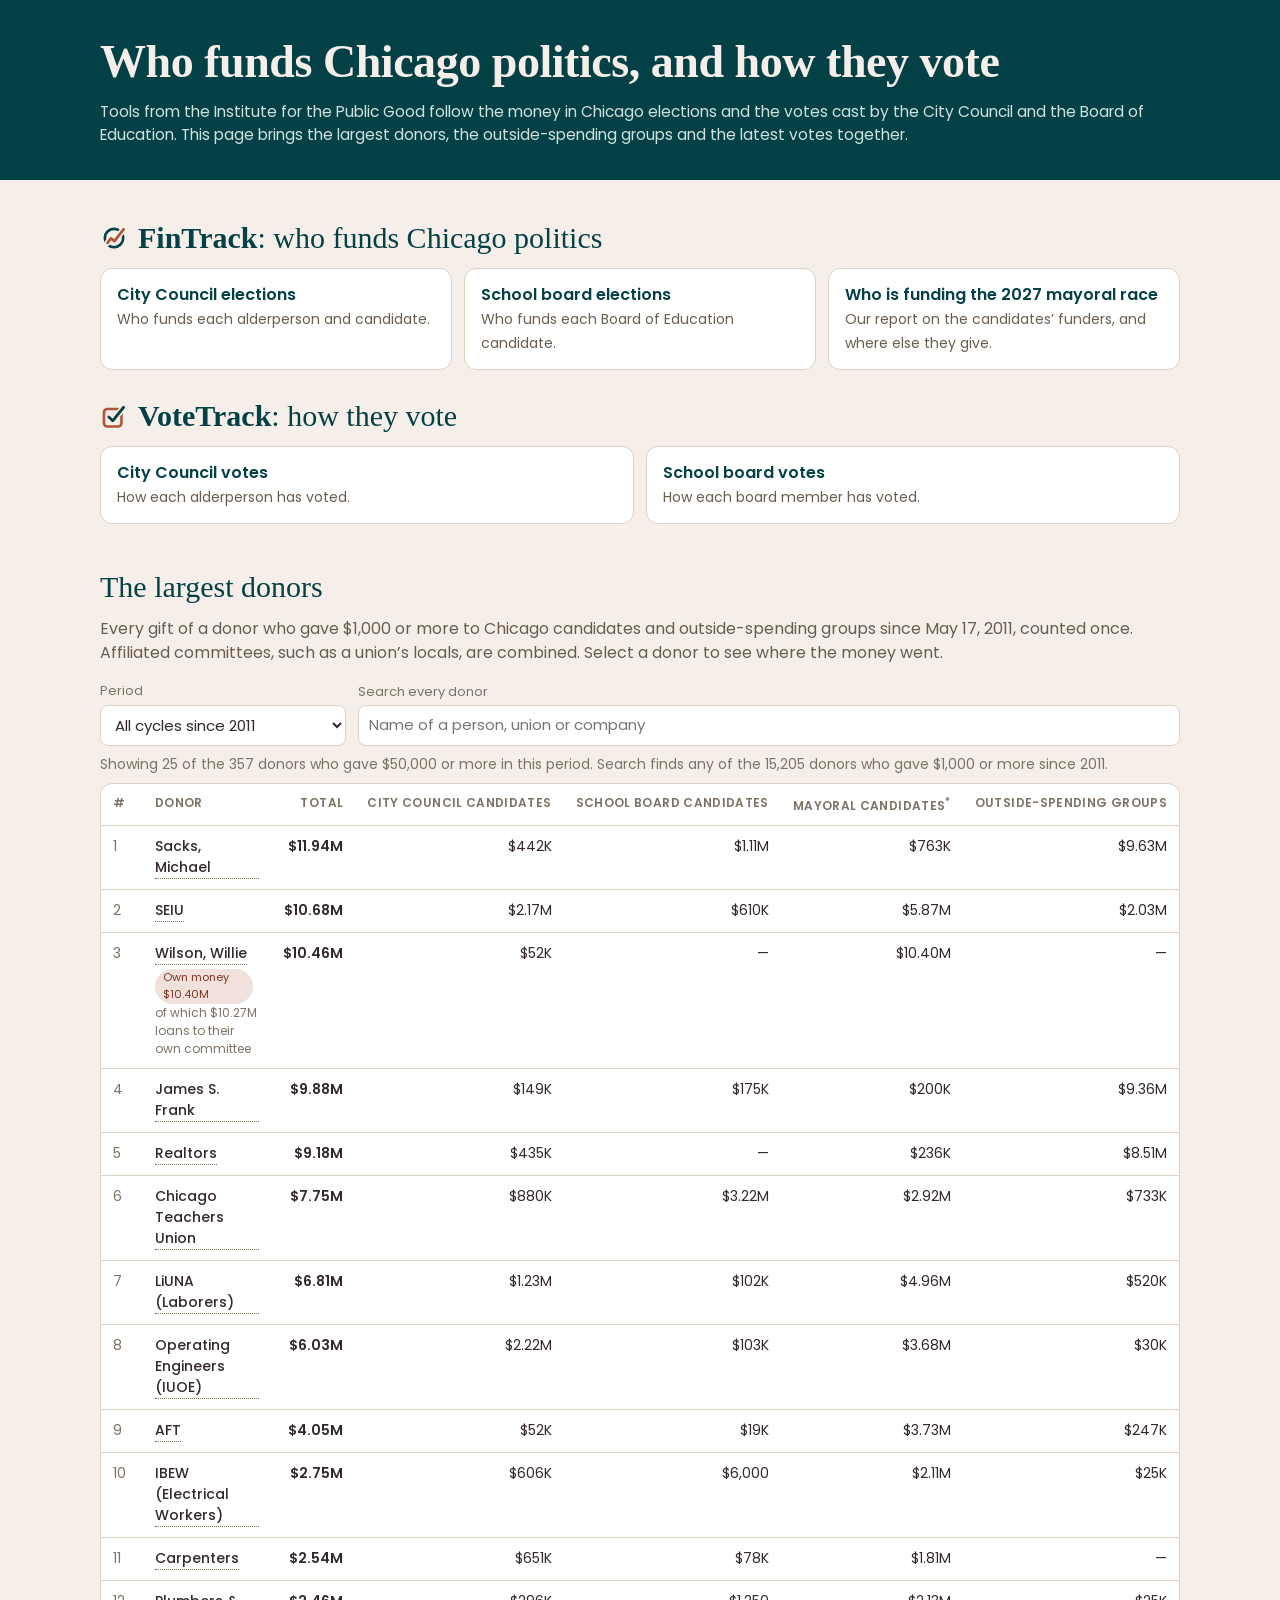
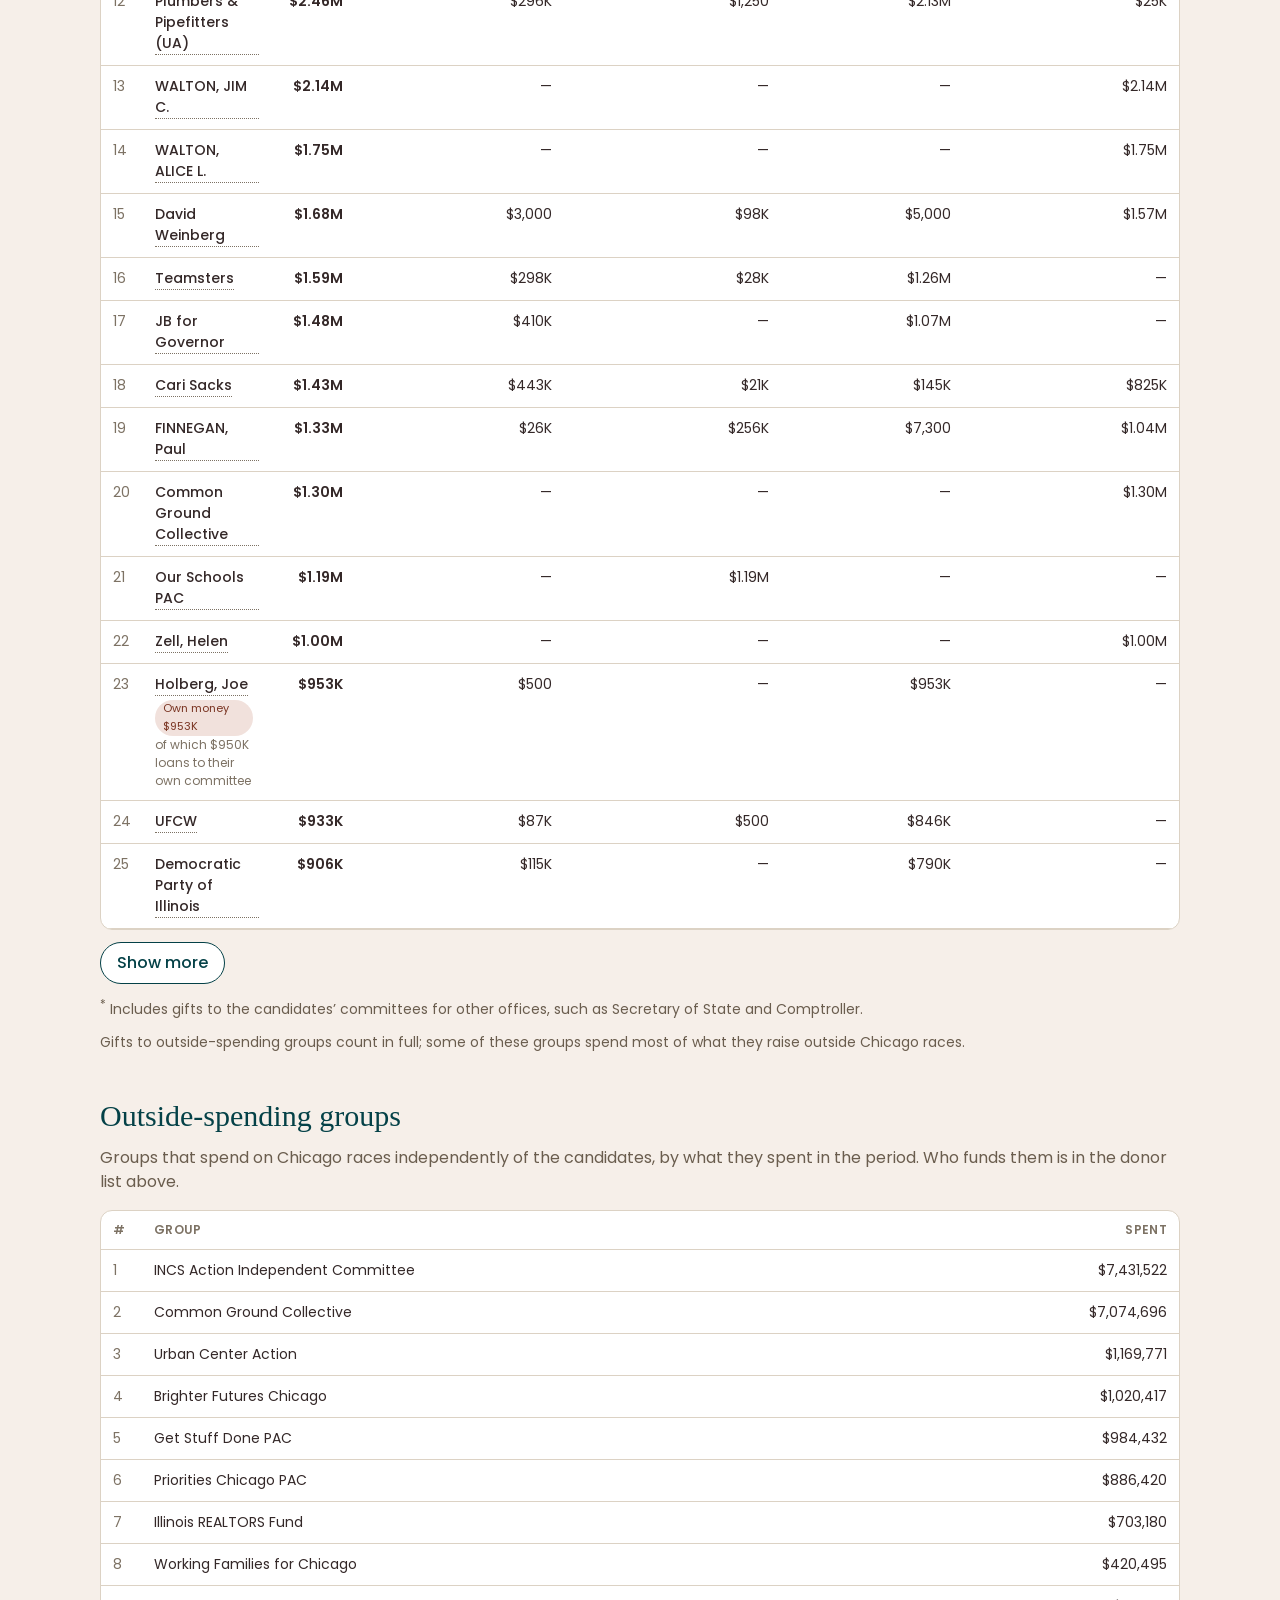
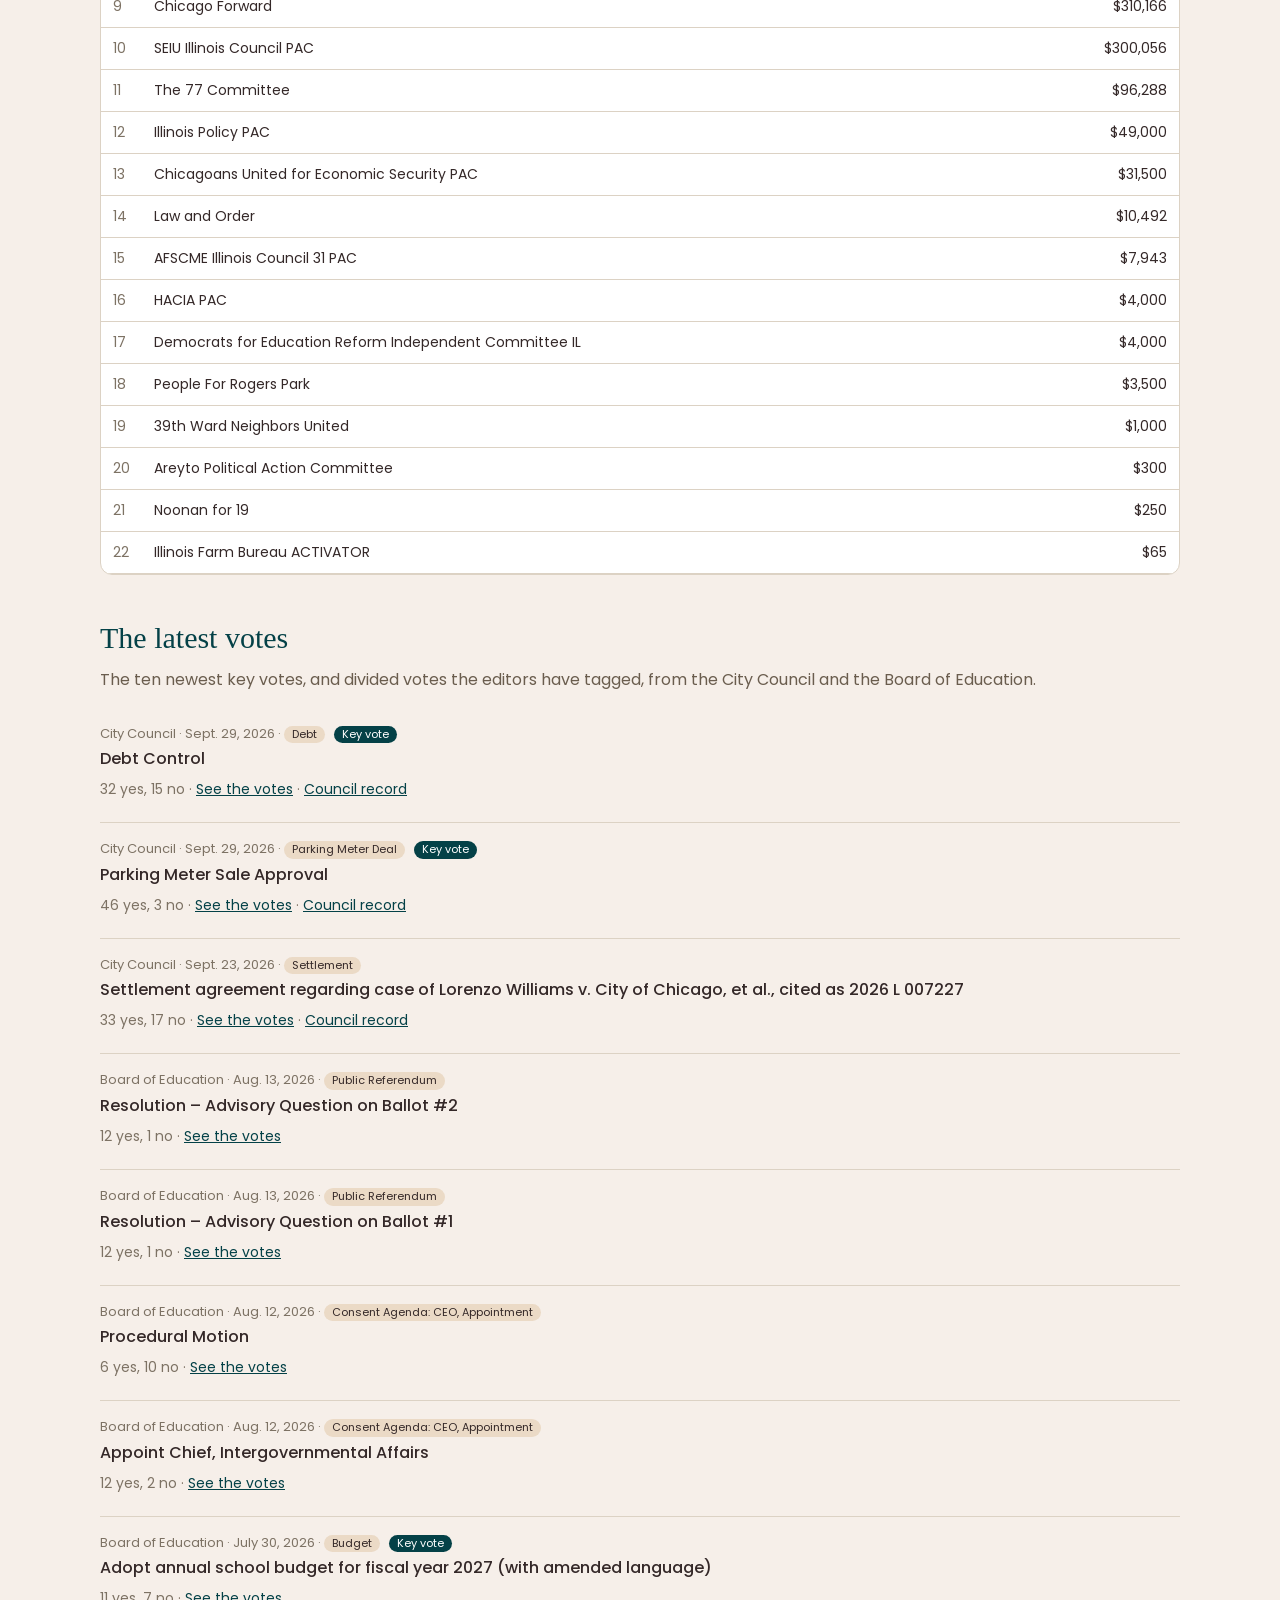
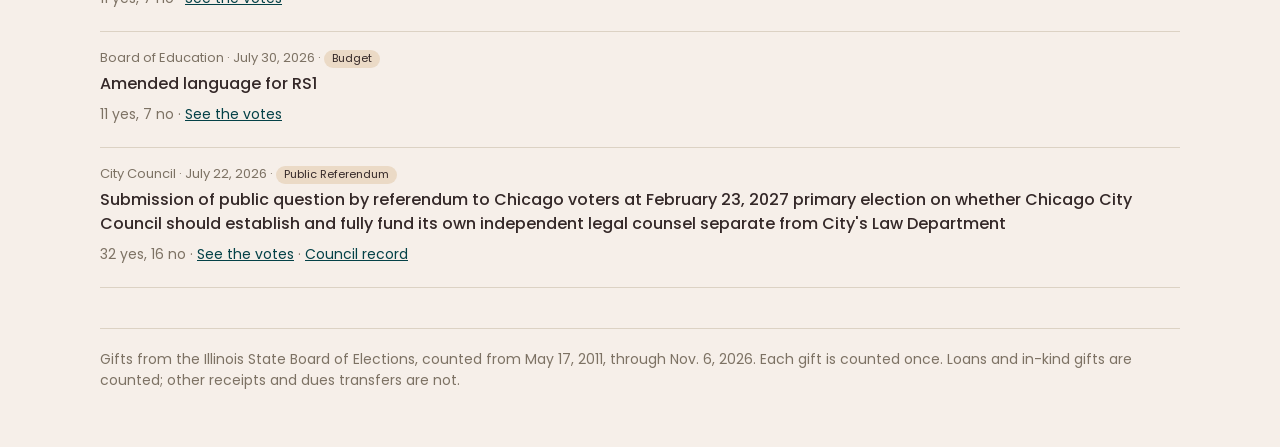
<file: campaign-finance/homepage/homepage-embed.seo.html>
<!doctype html>
<html lang="en">
<head>
<meta charset="utf-8">
<meta name="viewport" content="width=device-width, initial-scale=1">
<link rel="preconnect" href="https://fonts.googleapis.com">
<link rel="preconnect" href="https://fonts.gstatic.com" crossorigin>
<link href="https://fonts.googleapis.com/css2?family=Poppins:wght@400;500;600;700&display=swap" rel="stylesheet">
</head>
<body style="margin:0">
<!-- ============================================================
     IPG civic tools homepage — paste this ENTIRE block into the
     /chi-civic-tools page's Squarespace Code Block.
     Nothing here is edited by hand. Data is fetched at runtime from the
     GitHub Pages (homepage-data.json).
     ============================================================ -->
<style>
/* IPG civic tools homepage. Tokens from the elections embed (DESIGN-1): Georgia display
   face, Poppins body, cream / ink / teal / coral. Scoped under #ipg-home-root. */
#ipg-home-root{--cream:#F6EFE9;--paper:#FFFFFF;--ink:#342828;--ink-soft:#6a5d4e;--ink-muted:#7d7264;--tan:#EBDAC6;--line:#dcd2c4;--teal:#044147;--coral:#B0553A;--display:Georgia,ui-serif,serif;--body:Poppins,system-ui,-apple-system,sans-serif;--r:12px;
  --content:1080px;--pad:max(30px,calc((100vw - var(--content))/2));
  font-family:var(--body);color:var(--ink);background:var(--cream);line-height:1.5;font-size:16px;box-sizing:border-box;
  /* Full-bleed, the tool pages' frame: break out of the Squarespace column so the cream body and the
     teal band span the viewport; content sits in the 1,080 px column via --pad. */
  width:100vw;max-width:100vw;position:relative;left:50%;right:50%;margin-left:-50vw;margin-right:-50vw;
  padding:0 var(--pad) 48px}
#ipg-home-root *{box-sizing:border-box}
#ipg-home-root h1,#ipg-home-root h2{font-family:var(--display);font-weight:400;color:var(--teal);margin:0 0 8px}
#ipg-home-root h1{font-size:clamp(28px,5vw,42px);line-height:1.15}
#ipg-home-root h2{font-size:clamp(22px,3.5vw,30px)}
/* Header band: teal, cream type, as on the four tools. */
#ipg-home-root .hp-head{background:var(--teal);margin:0 calc(-1 * var(--pad)) 8px;padding:38px var(--pad) 34px}
#ipg-home-root .hp-head h1{color:var(--cream);font-weight:700;letter-spacing:-.01em;font-size:clamp(28px,4.6vw,46px);line-height:1.04;margin:0 0 14px}
#ipg-home-root .hp-head .hp-lede{color:#cfe0dd;font-size:15.5px;margin:0}
#ipg-home-root a{color:var(--teal)}
.hp-lede{color:var(--ink-soft);margin:0 0 16px}
.hp-small{font-size:14px;color:var(--ink-muted);margin:8px 0}
.hp-sub{display:block;font-size:12px;color:var(--ink-muted)}
.hp-note{font-size:14px;color:var(--ink-soft);margin:12px 0 0}
.hp-sec{margin-top:40px}
.hp-status{padding:20px;background:var(--paper);border:1px solid var(--line);border-radius:var(--r)}
.hp-tools{list-style:none;padding:0;margin:24px 0 0;display:grid;grid-template-columns:repeat(auto-fit,minmax(190px,1fr));gap:12px}
.hp-tools a{display:block;height:100%;padding:14px 16px;background:var(--paper);border:1px solid var(--line);border-radius:var(--r);text-decoration:none;color:var(--ink)}
.hp-tools a:hover,.hp-tools a:focus-visible{border-color:var(--teal)}
.hp-tools b{display:block;color:var(--teal);font-weight:600}
.hp-tools span{font-size:14px;color:var(--ink-soft)}
.hp-group+.hp-group{margin-top:28px}
.hp-brand{display:flex;align-items:center;gap:10px;font-size:22px;line-height:1.2}
.hp-brand b{font-weight:700}
.hp-mark{flex:none;width:28px;height:28px}
.hp-group .hp-tools{margin-top:12px}
.hp-controls{display:flex;flex-wrap:wrap;gap:12px;align-items:flex-end}
.hp-field{display:flex;flex-direction:column;font-size:13px;color:var(--ink-muted);gap:4px}
.hp-grow{flex:1 1 240px}
.hp-field select,.hp-field input{font:inherit;font-size:15px;padding:8px 10px;border:1px solid var(--line);border-radius:8px;background:var(--paper);color:var(--ink);min-height:40px}
.hp-scroll{overflow-x:auto;-webkit-overflow-scrolling:touch;background:var(--paper);border:1px solid var(--line);border-radius:var(--r);margin-top:8px}
.hp-table{width:100%;border-collapse:collapse;font-size:14px}
.hp-table th,.hp-table td,.hp-items th,.hp-items td{padding:10px 12px;border-bottom:1px solid var(--line);text-align:left;vertical-align:top}
.hp-table th{font-size:12px;font-weight:600;color:var(--ink-muted);text-transform:uppercase;letter-spacing:.03em}
.hp-num{text-align:right!important;white-space:nowrap;font-variant-numeric:tabular-nums}
.hp-rank{width:2.5em;color:var(--ink-muted)}
.hp-total{font-weight:600}
.hp-toggle{all:unset;cursor:pointer;color:var(--ink);font-weight:500;border-bottom:1px dotted var(--ink-muted)}
.hp-toggle:focus-visible{outline:2px solid var(--teal);outline-offset:2px}
.hp-donor.is-open .hp-toggle{color:var(--teal)}
.hp-chip{display:inline-block;font-size:11px;line-height:1.6;padding:0 8px;margin:4px 6px 0 0;border-radius:999px;background:var(--tan);color:var(--ink)}
.hp-own{background:#f1e1dc;color:#7a3523}
.hp-key{background:var(--teal);color:#fff}
.hp-detail{padding:4px 0 8px}
.hp-detail .hp-scroll{max-height:420px;overflow:auto}
.hp-items{width:100%;border-collapse:collapse;font-size:13px}
.hp-split{list-style:none;padding:0;margin:0;max-width:420px}
.hp-split li{display:flex;justify-content:space-between;padding:4px 0;border-bottom:1px solid var(--line)}
.hp-more,.hp-retry{font:inherit;font-weight:500;margin-top:12px;padding:8px 16px;border-radius:999px;border:1px solid var(--teal);background:var(--paper);color:var(--teal);cursor:pointer}
.hp-more:hover,.hp-retry:hover{background:var(--teal);color:#fff}
.hp-votes{list-style:none;padding:0;margin:0}
.hp-vote{padding:14px 0;border-bottom:1px solid var(--line)}
.hp-meta{font-size:13px;color:var(--ink-muted);margin:0}
.hp-vtitle{margin:4px 0;font-weight:500}
.hp-foot{margin-top:40px;border-top:1px solid var(--line);padding-top:12px}
@media (max-width:640px){
  .hp-table > thead{display:none}
  .hp-table > tbody > tr.hp-donor{display:grid;grid-template-columns:2.5em 1fr auto;padding:8px 0;border-bottom:1px solid var(--line)}
  .hp-table > tbody > tr.hp-donor > td{border:0;padding:4px 8px}
  .hp-table > tbody > tr.hp-donor > td[data-label]:not(.hp-total){grid-column:2 / 4;display:flex;justify-content:space-between;font-size:13px;color:var(--ink-soft);padding:0 8px}
  .hp-table > tbody > tr.hp-donor > td[data-label]:not(.hp-total)::before{content:attr(data-label)}
  .hp-table > tbody > tr.hp-detail-row{display:block}
  .hp-table > tbody > tr.hp-detail-row > td{display:block;padding:0 8px}
  .hp-table > tbody > tr.hp-detail-row > td:first-child{display:none}
  .hp-items th,.hp-items td{padding:6px 8px}
}
</style>
<script type="application/ld+json">{"@context":"https://schema.org","@type":"CollectionPage","name":"Who funds Chicago politics, and how they vote","description":"Nonpartisan tools from the Institute for the Public Good that track who funds Chicago elections and how the City Council and Board of Education vote.","url":"https://www.publicgoodpolicy.org/chi-civic-tools","publisher":{"@type":"Organization","name":"Institute for the Public Good","url":"https://www.publicgoodpolicy.org"},"creator":[{"@type":"Organization","name":"Institute for the Public Good","url":"https://www.publicgoodpolicy.org"},{"@type":"Person","name":"Ishan Daya","url":"https://ishandaya.com"}],"hasPart":[{"@type":"WebPage","name":"City Council elections","url":"https://www.publicgoodpolicy.org/city-council"},{"@type":"WebPage","name":"School board elections","url":"https://www.publicgoodpolicy.org/school-board-elections"},{"@type":"WebPage","name":"Who is funding the 2027 mayoral race","url":"https://www.publicgoodpolicy.org/who-is-funding-the-27-mayoral-race"},{"@type":"WebPage","name":"City Council votes","url":"https://www.publicgoodpolicy.org/alder-voting-history"},{"@type":"WebPage","name":"School board votes","url":"https://www.publicgoodpolicy.org/school-board-voting-history"}]}</script><div id="ipg-home-root"><div class="hp-head"><h1>Who funds Chicago politics, and how they vote</h1><p class="hp-lede">Tools from the Institute for the Public Good follow the money in Chicago elections and the votes cast by the City Council and the Board of Education. This page brings the largest donors, the outside-spending groups and the latest votes together.</p></div><details><summary>Read the full summary</summary><h2>FinTrack: who funds Chicago politics</h2><ul><li><a href="/city-council">City Council elections</a> Who funds each alderperson and candidate.</li><li><a href="/school-board-elections">School board elections</a> Who funds each Board of Education candidate.</li><li><a href="/who-is-funding-the-27-mayoral-race">Who is funding the 2027 mayoral race</a> Our report on the candidates’ funders, and where else they give.</li></ul><h2>VoteTrack: how they vote</h2><ul><li><a href="/alder-voting-history">City Council votes</a> How each alderperson has voted.</li><li><a href="/school-board-voting-history">School board votes</a> How each board member has voted.</li></ul></details></div>
<script>
/* IPG civic tools homepage (/chi-civic-tools): pure rendering.
 *
 * HOMEPAGE-1, rulings of 2026-10-14: 20a (mayoral label and note), 22a (section order),
 * 23a (top 25, "Show more" to every donor at $50,000 or more, search over all donors),
 * 24a (all cycles by default, with a cycle selector), 25a (own money and loans marked),
 * 26a (loading and failure strings).
 *
 * Everything here is a pure function of the data file and a small state object, so the
 * same code renders in the browser (homepage-app.js) and in node (tools/check_homepage.js).
 * Nothing here fetches, stores or reads the page.
 */
(function (root) {
  'use strict';

  var STREAMS = [
    { i: 0, key: 'council', label: 'City Council candidates' },
    { i: 1, key: 'school_board', label: 'School board candidates' },
    { i: 2, key: 'mayor', label: 'Mayoral candidates' },
    { i: 3, key: 'groups', label: 'Outside-spending groups' }
  ];
  var OWN = 4, LOANS = 5, OWN_COMMITTEE = 6;

  var STR = {
    title: 'Who funds Chicago politics, and how they vote',
    intro: 'Tools from the Institute for the Public Good follow the money in Chicago ' +
      'elections and the votes cast by the City Council and the Board of Education. This page ' +
      'brings the largest donors, the outside-spending groups and the latest votes together.',
    loading: 'Loading campaign-finance data…',
    failed: 'The data didn’t load. Try again, or use the tools below.',
    retry: 'Try again',
    mayorNote: 'Includes gifts to the candidates’ committees for other offices, such as ' +
      'Secretary of State and Comptroller.',
    ownMoney: 'Own money',
    ownCommittee: 'Candidate’s other committee',
    groupsNote: 'Gifts to outside-spending groups count in full; some of these groups spend most of what they raise outside Chicago races.',
    showMore: 'Show more',
    search: 'Search every donor',
    allCycles: 'All cycles since 2011'
  };

  // Rulings of 2026-10-22: 118a (the intro drops its count), 119a (the mayor box links to the
  // published mayoral report; the mayoral tool is held), 120b (the tools are grouped under the
  // FinTrack and VoteTrack brands), 121b (the marks: a ring with a rising line for FinTrack, a
  // ballot square with a check for VoteTrack; inline SVG, decorative, the brand name is text).
  var GROUPS = [
    { key: 'fin', brand: 'FinTrack', tag: 'who funds Chicago politics' },
    { key: 'vote', brand: 'VoteTrack', tag: 'how they vote' }
  ];
  var TOOLS = [
    { group: 'fin', href: '/city-council', name: 'City Council elections', text: 'Who funds each alderperson and candidate.' },
    { group: 'fin', href: '/school-board-elections', name: 'School board elections', text: 'Who funds each Board of Education candidate.' },
    { group: 'fin', href: '/who-is-funding-the-27-mayoral-race', name: 'Who is funding the 2027 mayoral race', text: 'Our report on the candidates\u2019 funders, and where else they give.' },
    { group: 'vote', href: '/alder-voting-history', name: 'City Council votes', text: 'How each alderperson has voted.' },
    { group: 'vote', href: '/school-board-voting-history', name: 'School board votes', text: 'How each board member has voted.' }
  ];
  // The marks, drawn on a 32-unit grid for the page's cream ground. The halo stroke is that cream
  // (--cream), so the line reads as passing over the ring or box.
  var MARK = {
    fin: '<circle cx="16" cy="16" r="10.5" fill="none" stroke="#044147" stroke-width="3"/>' +
      '<path d="M8.5 21.5 L12.5 16.5 L16.5 19.5 L27 6" fill="none" stroke="#F6EFE9" stroke-width="7" stroke-linecap="round" stroke-linejoin="round"/>' +
      '<path d="M8.5 21.5 L12.5 16.5 L16.5 19.5 L27 6" fill="none" stroke="#B0553A" stroke-width="3.2" stroke-linecap="round" stroke-linejoin="round"/>',
    vote: '<rect x="4.5" y="8" width="20" height="20" rx="4" fill="none" stroke="#B0553A" stroke-width="3"/>' +
      '<path d="M10 17 L14.5 21.5 L27 6" fill="none" stroke="#F6EFE9" stroke-width="7" stroke-linecap="round" stroke-linejoin="round"/>' +
      '<path d="M10 17 L14.5 21.5 L27 6" fill="none" stroke="#044147" stroke-width="3.2" stroke-linecap="round" stroke-linejoin="round"/>'
  };
  function mark(k) { return '<svg class="hp-mark" viewBox="0 0 32 32" width="28" height="28" aria-hidden="true" focusable="false">' + MARK[k] + '</svg>'; }

  var TYPE_LABEL = { C: 'Contribution', T: 'Transfer', K: 'In-kind', L: 'Loan', G: 'Gift to an outside group', O: 'Other' };
  var OFFICE_LABEL = { council: 'City Council', school_board: 'School board', mayor: 'Mayor', group: 'Outside-spending group' };

  var PAGE = 25;
  var ITEMIZED = 50000;

  function esc(s) {
    return String(s == null ? '' : s).replace(/[&<>"']/g, function (c) {
      return { '&': '&amp;', '<': '&lt;', '>': '&gt;', '"': '&quot;', "'": '&#39;' }[c];
    });
  }
  function safe(u) { return typeof u === 'string' && (/^\/[A-Za-z0-9_\-.~?%=&]/.test(u) || /^https:\/\/[A-Za-z0-9]/.test(u)) && !/[\s\\]/.test(u); }
  function clean(s) { return String(s == null ? '' : s).replace(/\s+/g, ' ').trim(); }
  function money(n) {
    var v = Math.round(Number(n) || 0);
    return '$' + v.toString().replace(/\B(?=(\d{3})+(?!\d))/g, ',');
  }
  function short(n) {
    var v = Number(n) || 0;
    if (v >= 999500) return '$' + (v / 1e6).toFixed(2) + 'M';
    if (v >= 1e4) return '$' + Math.round(v / 1e3) + 'K';
    return money(v);
  }
  var MONTHS = ['Jan.', 'Feb.', 'March', 'April', 'May', 'June', 'July', 'Aug.', 'Sept.', 'Oct.', 'Nov.', 'Dec.'];
  function date(iso) {
    var p = String(iso || '').split('-');
    if (p.length !== 3) return esc(iso);
    return MONTHS[+p[1] - 1] + ' ' + (+p[2]) + ', ' + p[0];
  }

  // A donor's seven-figure vector for the period: one cycle, or the sum over all cycles.
  function vec(donor, cycle) {
    var out = [0, 0, 0, 0, 0, 0, 0];
    var bc = donor.by_cycle || {};
    Object.keys(bc).forEach(function (k) {
      if (cycle !== 'all' && k !== cycle) return;
      for (var j = 0; j < 7; j++) out[j] += Number(bc[k][j]) || 0;
    });
    return out;
  }
  function total(v) { return v[0] + v[1] + v[2] + v[3]; }

  function inPeriod(data, cycle, iso) {
    if (cycle === 'all') return true;
    var c = data.cycles[cycle];
    return c && iso >= c.start && iso <= c.end;
  }

  // The ranking for a period: every donor with giving in it, largest first (ties by id,
  // so the order is the same on every load).
  function ranking(data, cycle) {
    var rows = [];
    data.donors.forEach(function (d) {
      var v = vec(d, cycle), t = total(v);
      if (t > 0) rows.push({ d: d, v: v, t: t });
    });
    rows.sort(function (a, b) { return (b.t - a.t) || (a.d.id < b.d.id ? -1 : a.d.id > b.d.id ? 1 : 0); });
    return rows;
  }
  // How far "Show more" goes: every donor at $50,000 or more in the period (23a).
  function bigCount(rows) {
    var n = 0;
    while (n < rows.length && rows[n].t + 1e-9 >= ITEMIZED) n++;
    return n;
  }
  function cap(rows) { return Math.max(bigCount(rows), Math.min(PAGE, rows.length)); }

  function ownLoans(data, d, cycle) {
    var items = data.items[d.id];
    if (!items) return null;
    var s = 0;
    items.forEach(function (it) {
      if (it[3] === 'L' && it[4].indexOf('s') >= 0 && inPeriod(data, cycle, it[0])) s += it[2];
    });
    return s;
  }

  function marks(data, row, cycle) {
    var v = row.v, out = '';
    if (v[OWN] > 0) {
      out += '<span class="hp-chip hp-own">' + esc(STR.ownMoney) + ' ' + short(v[OWN]) + '</span>';
      var ol = ownLoans(data, row.d, cycle);
      // 25a. Only where the gifts are itemized does the data say how much of the own money
      // was loans; elsewhere no loans line is shown (package item 36).
      if (ol != null && ol > 0) {
        out += '<span class="hp-sub">of which ' + short(ol) + ' loans to their own committee</span>';
      }
    }
    if (v[OWN_COMMITTEE] > 0) {
      out += '<span class="hp-chip">' + esc(STR.ownCommittee) + '</span>';
    }
    return out;
  }

  function streamCells(v) {
    return STREAMS.map(function (s) {
      var x = v[s.i];
      return '<td class="hp-num" data-label="' + esc(s.label) + '">' + (x > 0 ? short(x) : '—') + '</td>';
    }).join('');
  }

  function recipientLabel(data, cid) {
    var r = data.recipients[cid] || {};
    var who = r.candidate ? clean(r.candidate) : clean(r.name || cid);
    var off = OFFICE_LABEL[r.office] || '';
    return { who: who, committee: clean(r.name || ''), office: off };
  }

  function detail(data, row, cycle) {
    var d = row.d, items = data.items[d.id];
    if (items) {
      var list = items.filter(function (it) { return inPeriod(data, cycle, it[0]); }).reverse();  // newest first
      var body = list.map(function (it) {
        var r = recipientLabel(data, it[1]);
        var m = [];
        if (it[3] !== 'C' && it[3] !== 'G') m.push(TYPE_LABEL[it[3]] || it[3]);
        if (it[4].indexOf('s') >= 0) m.push(STR.ownMoney.toLowerCase());
        if (it[4].indexOf('o') >= 0) m.push('own committee');
        return '<tr><td>' + date(it[0]) + '</td><td>' + esc(r.who) +
          (r.committee && r.committee !== r.who ? '<span class="hp-sub">' + esc(r.committee) + '</span>' : '') +
          '</td><td>' + esc(r.office) + '</td><td class="hp-num">' + money(it[2]) +
          (m.length ? '<span class="hp-sub">' + esc(m.join(' · ')) + '</span>' : '') + '</td></tr>';
      }).join('');
      if (!list.length) return '<div class="hp-detail"><p class="hp-small">No gifts in this period.</p></div>';
      return '<div class="hp-detail"><p class="hp-small">' + list.length + ' gift' + (list.length === 1 ? '' : 's') +
        ' in this period.</p><div class="hp-scroll"><table class="hp-items"><thead><tr><th>Date</th><th>To</th>' +
        '<th>Office</th><th class="hp-num">Amount</th></tr></thead><tbody>' + body + '</tbody></table></div></div>';
    }
    var v = row.v;
    return '<div class="hp-detail"><p class="hp-small">Totals by office for this period. Gifts are listed ' +
      'one by one for donors who gave $50,000 or more in all.</p><ul class="hp-split">' +
      STREAMS.map(function (s) { return '<li><span>' + esc(s.label) + '</span><b>' + money(v[s.i]) + '</b></li>'; }).join('') +
      '</ul></div>';
  }

  function donorRows(data, rows, state, from, to, numbered, label) {
    var out = '';
    for (var k = from; k < to; k++) {
      var row = rows[k], open = state.open === row.d.id;
      out += '<tr class="hp-donor' + (open ? ' is-open' : '') + '">' +
        '<td class="hp-rank">' + (numbered ? (k + 1) : (label || '')) + '</td>' +
        '<td class="hp-name"><button type="button" class="hp-toggle" data-donor="' + esc(row.d.id) +
        '" aria-expanded="' + open + '">' + esc(clean(row.d.name)) + '</button>' + marks(data, row, state.cycle) + '</td>' +
        '<td class="hp-num hp-total" data-label="Total">' + (row.t > 0 ? short(row.t) : '—') + '</td>' + streamCells(row.v) + '</tr>';
      if (open) out += '<tr class="hp-detail-row"><td></td><td colspan="6">' + detail(data, row, state.cycle) + '</td></tr>';
    }
    return out;
  }

  function cycleSelect(data, cycle) {
    var opts = '<option value="all"' + (cycle === 'all' ? ' selected' : '') + '>' + esc(STR.allCycles) + '</option>';
    Object.keys(data.cycles).sort().reverse().forEach(function (k) {
      opts += '<option value="' + esc(k) + '"' + (cycle === k ? ' selected' : '') + '>' + esc(data.cycles[k].label) + '</option>';
    });
    return '<label class="hp-field"><span>Period</span><select class="hp-cycle">' + opts + '</select></label>';
  }

  function donorsSection(data, state) {
    var rows = ranking(data, state.cycle);
    var q = clean(state.q).toLowerCase();
    var head = '<thead><tr><th class="hp-rank">#</th><th>Donor</th><th class="hp-num">Total</th>' +
      STREAMS.map(function (s) { return '<th class="hp-num">' + esc(s.label) + (s.key === 'mayor' ? '<sup>*</sup>' : '') + '</th>'; }).join('') +
      '</tr></thead>';
    var body, more = '', summary;
    if (q.length >= 2) {
      // 23a: search covers every donor, whatever the period; a donor with nothing in the period
      // is listed after those with something, unnumbered, with dashes.
      var rankOf = {}; rows.forEach(function (r, k) { rankOf[r.d.id] = k; });
      var hits = [];
      data.donors.forEach(function (d) {
        if (clean(d.name).toLowerCase().indexOf(q) < 0) return;
        var v = vec(d, state.cycle);
        hits.push({ d: d, v: v, t: total(v), k: rankOf.hasOwnProperty(d.id) ? rankOf[d.id] : Infinity });
      });
      hits.sort(function (a, b) { return (a.k - b.k) || (a.d.id < b.d.id ? -1 : 1); });
      body = hits.slice(0, 50).map(function (h) {
        return donorRows(data, [h], state, 0, 1, false, h.k === Infinity ? '' : h.k + 1);
      }).join('');
      summary = hits.length ? (hits.length + ' donor' + (hits.length === 1 ? '' : 's') + ' match' +
        (hits.length === 1 ? 'es' : '') + (hits.length > 50 ? '; the first 50 are shown' : '') + '.') :
        'No donor matches.';
    } else {
      var limit = Math.min(state.shown, cap(rows)), big = bigCount(rows);
      body = donorRows(data, rows, state, 0, limit, true);
      if (limit < cap(rows)) more = '<button type="button" class="hp-more">' + esc(STR.showMore) + '</button>';
      summary = (big >= limit ? 'Showing ' + limit + ' of the ' + big + ' donors who gave $50,000 or more in this period. ' :
        'Showing the top ' + limit + ' donors in this period. ') +
        'Search finds any of the ' + data.donors.length.toLocaleString('en-US') + ' donors who gave $1,000 or more since 2011.';
    }
    return '<section class="hp-sec" id="hp-donors"><h2>The largest donors</h2>' +
      '<p class="hp-lede">Every gift of a donor who gave $1,000 or more to Chicago candidates and ' +
      'outside-spending groups since May 17, 2011, counted once. Affiliated committees, such as a ' +
      'union’s locals, are combined. Select a donor to see where the money went.</p>' +
      '<div class="hp-controls">' + cycleSelect(data, state.cycle) +
      '<label class="hp-field hp-grow"><span>' + esc(STR.search) + '</span><input type="search" class="hp-q" value="' +
      esc(state.q) + '" placeholder="Name of a person, union or company" autocomplete="off"></label></div>' +
      '<p class="hp-small" aria-live="polite">' + esc(summary) + '</p>' +
      '<div class="hp-scroll"><table class="hp-table">' + head + '<tbody>' + body + '</tbody></table></div>' + more +
      '<p class="hp-note"><sup>*</sup> ' + esc(STR.mayorNote) + '</p><p class="hp-note">' + esc(STR.groupsNote) + '</p></section>';
  }

  function groupsSection(data, state) {
    var cycle = state.cycle, rows = [];
    data.groups.forEach(function (g) {
      var s = cycle === 'all' ? g.spent_total : (g.spent_by_cycle || {})[cycle] || 0;
      if (s > 0) rows.push({ g: g, s: s });
    });
    rows.sort(function (a, b) { return (b.s - a.s) || (a.g.id < b.g.id ? -1 : 1); });
    var body = rows.map(function (r, k) {
      return '<tr><td class="hp-rank">' + (k + 1) + '</td><td>' + esc(clean(r.g.name)) + '</td><td class="hp-num">' + money(r.s) + '</td></tr>';
    }).join('');
    return '<section class="hp-sec" id="hp-groups"><h2>Outside-spending groups</h2>' +
      '<p class="hp-lede">Groups that spend on Chicago races independently of the candidates, by what they ' +
      'spent in the period. Who funds them is in the donor list above.</p>' +
      (rows.length ? '<div class="hp-scroll"><table class="hp-table hp-narrow"><thead><tr><th class="hp-rank">#</th>' +
        '<th>Group</th><th class="hp-num">Spent</th></tr></thead><tbody>' + body + '</tbody></table></div>' :
        '<p class="hp-small">No outside spending in this period.</p>') + '</section>';
  }

  function feedSection(data) {
    var items = (data.feed || []).map(function (f) {
      var body = f.body === 'council' ? 'City Council' : 'Board of Education';
      var t = f.tally || {};
      // No result word: the council artifact records every roll call as "pass", and the school
      // board's outcome says "Split", not who won (review of 2026-10-14). The tally is labelled.
      var tally = (t.yes != null && t.no != null) ? t.yes + ' yes, ' + t.no + ' no' : '';
      var links = safe(f.link) ? '<a href="' + esc(f.link) + '">See the votes</a>' : '';
      if (f.body === 'council' && safe(f.source_url)) links += (links ? ' · ' : '') + '<a href="' + esc(f.source_url) + '" rel="noopener" target="_blank">Council record</a>';
      return '<li class="hp-vote"><p class="hp-meta">' + esc(body) + ' · ' + date(f.date) +
        (f.tag ? ' · <span class="hp-chip">' + esc(f.tag) + '</span>' : '') +
        (f.key ? ' <span class="hp-chip hp-key">Key vote</span>' : '') + '</p>' +
        '<p class="hp-vtitle">' + esc(clean(f.title)) + '</p><p class="hp-small">' + esc(tally) +
        (tally && links ? ' · ' : '') + links + '</p></li>';
    }).join('');
    return '<section class="hp-sec" id="hp-votes"><h2>The latest votes</h2>' +
      '<p class="hp-lede">The ten newest key votes, and divided votes the editors have tagged, from the City Council and the Board of Education.</p>' +
      '<ul class="hp-votes">' + items + '</ul></section>';
  }

  function toolsSection() {
    return '<section class="hp-sec" id="hp-tools">' + GROUPS.map(function (g) {
      return '<div class="hp-group"><h2 class="hp-brand">' + mark(g.key) + '<span><b>' + esc(g.brand) + '</b>: ' + esc(g.tag) + '</span></h2>' +
        '<ul class="hp-tools">' + TOOLS.filter(function (t) { return t.group === g.key; }).map(function (t) {
          return '<li><a href="' + esc(t.href) + '"><b>' + esc(t.name) + '</b><span>' + esc(t.text) + '</span></a></li>';
        }).join('') + '</ul></div>';
    }).join('') + '</section>';
  }

  function header() {
    return '<header class="hp-head"><h1>' + esc(STR.title) + '</h1><p class="hp-lede">' + esc(STR.intro) + '</p></header>';
  }

  function footer(data) {
    return '<footer class="hp-foot"><p class="hp-small">Gifts from the Illinois State Board of Elections, ' +
      'counted from May 17, 2011, through ' + date(data.data_through) + '. Each gift is counted once. Loans and ' +
      'in-kind gifts are counted; other receipts and dues transfers are not.</p></footer>';
  }

  function page(data, state) {
    return header() + toolsSection() + donorsSection(data, state) + groupsSection(data, state) + feedSection(data) + footer(data);
  }
  function loading() { return header() + '<p class="hp-status">' + esc(STR.loading) + '</p>' + toolsSection(); }
  function failed() {
    return header() + '<p class="hp-status" role="alert">' + esc(STR.failed) +
      ' <button type="button" class="hp-retry">' + esc(STR.retry) + '</button></p>' + toolsSection();
  }

  var api = { page: page, loading: loading, failed: failed, ranking: ranking, cap: cap, vec: vec,
              total: total, money: money, short: short, STR: STR, TOOLS: TOOLS, GROUPS: GROUPS, PAGE: PAGE };
  if (typeof module !== 'undefined' && module.exports) module.exports = api;
  else root.IPGHome = api;
})(this);
</script>
<script>
/* IPG civic tools homepage (/chi-civic-tools): fetch, state and events.
 * Rendering is homepage-render.js (pure). This file only fetches the data file once, keeps the
 * page's state, and re-renders on a change. No storage, no other request.
 */
(function () {
  'use strict';
  // The data host is GitHub Pages (ruling 123, 2026-10-22), which serves main as deployed. It
  // replaces GitHub's raw-file address, which is not built for site traffic: short
  // caching and per-IP throttling. Pages has no branch fragment, so D-5's tag-ambiguity
  // hazard, which refs/heads/main/ answered, does not arise; ruling 123 supersedes that form.
  var SRC = 'https://publicgoodpolicy.github.io/chi-council-votes/campaign-finance/homepage-data.json';
  var R = window.IPGHome;
  var root = document.getElementById('ipg-home-root');
  if (!root || !R) return;
  var data = null;
  var state = { cycle: 'all', shown: R.PAGE, q: '', open: null };

  function draw(focusSel) {
    root.innerHTML = data ? R.page(data, state) : R.loading();
    if (focusSel) {
      var el = root.querySelector(focusSel);
      if (el) { el.focus(); if (el.setSelectionRange && el.value) el.setSelectionRange(el.value.length, el.value.length); }
    }
  }

  function load(fromRetry) {
    root.innerHTML = R.loading();
    fetch(SRC, { cache: 'default' }).then(function (r) {
      if (!r.ok) throw new Error('HTTP ' + r.status);
      return r.json();
    }).then(function (j) {
      if (!j || !j.donors || !j.cycles) throw new Error('unexpected data');
      data = j; draw(fromRetry ? '.hp-cycle' : null);
    }).catch(function () { root.innerHTML = R.failed(); if (fromRetry) { var b = root.querySelector('.hp-retry'); if (b) b.focus(); } });
  }

  root.addEventListener('click', function (ev) {
    var t = ev.target.closest('button');
    if (!t || !root.contains(t)) return;
    if (t.classList.contains('hp-retry')) { load(true); return; }
    if (!data) return;
    if (t.classList.contains('hp-more')) {
      var first = state.shown; state.shown += R.PAGE; draw();
      var next = root.querySelectorAll('.hp-toggle')[first] || root.querySelector('.hp-more');
      if (next) next.focus();
      return;
    }
    if (t.classList.contains('hp-toggle')) {
      var id = t.getAttribute('data-donor');
      state.open = state.open === id ? null : id;
      draw('.hp-toggle[data-donor="' + (window.CSS && CSS.escape ? CSS.escape(id) : id) + '"]');
    }
  });
  root.addEventListener('change', function (ev) {
    if (!data || !ev.target.classList.contains('hp-cycle')) return;
    state.cycle = ev.target.value; state.shown = R.PAGE; state.open = null; draw('.hp-cycle');
  });
  var timer = null;
  root.addEventListener('input', function (ev) {
    if (!data || !ev.target.classList.contains('hp-q')) return;
    var v = ev.target.value;
    clearTimeout(timer);
    timer = setTimeout(function () { state.q = v; state.open = null; draw('.hp-q'); }, 200);
  });

  load();
})();
</script>
</body>
</html>
</file>
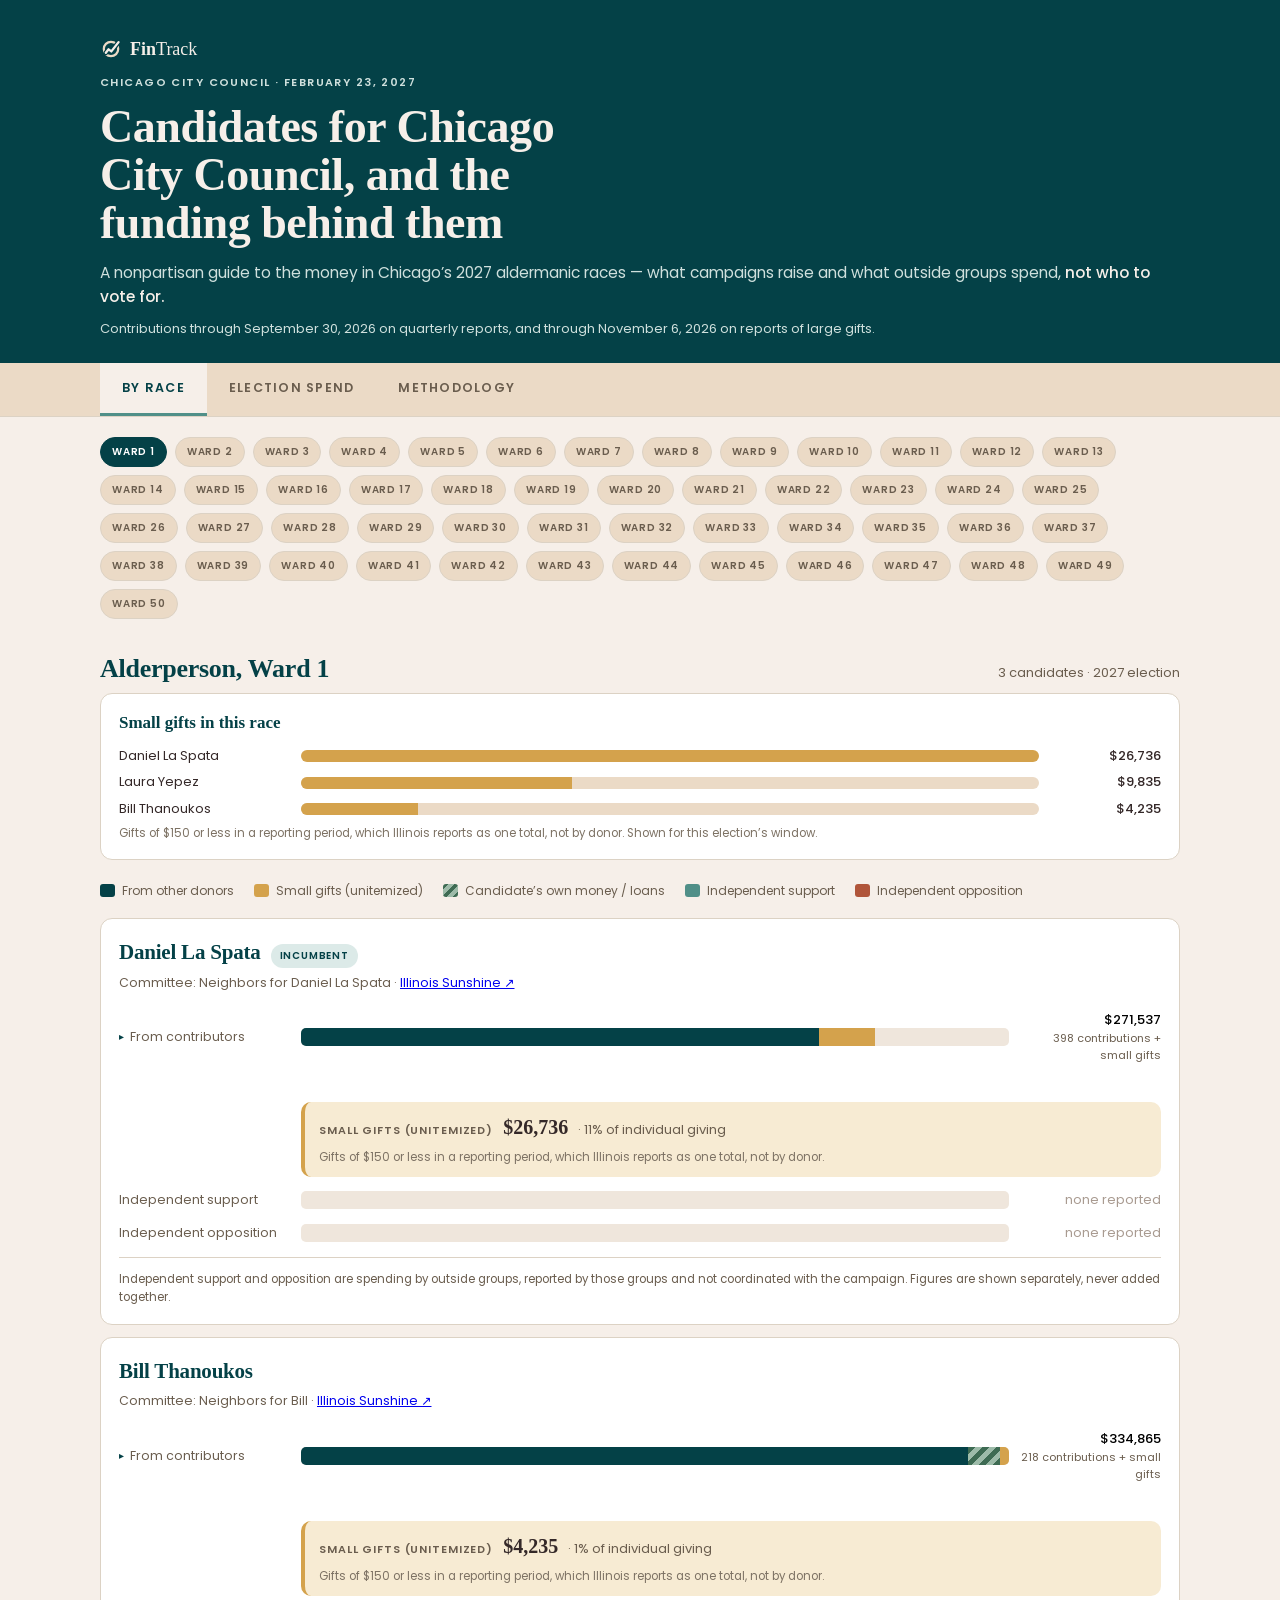
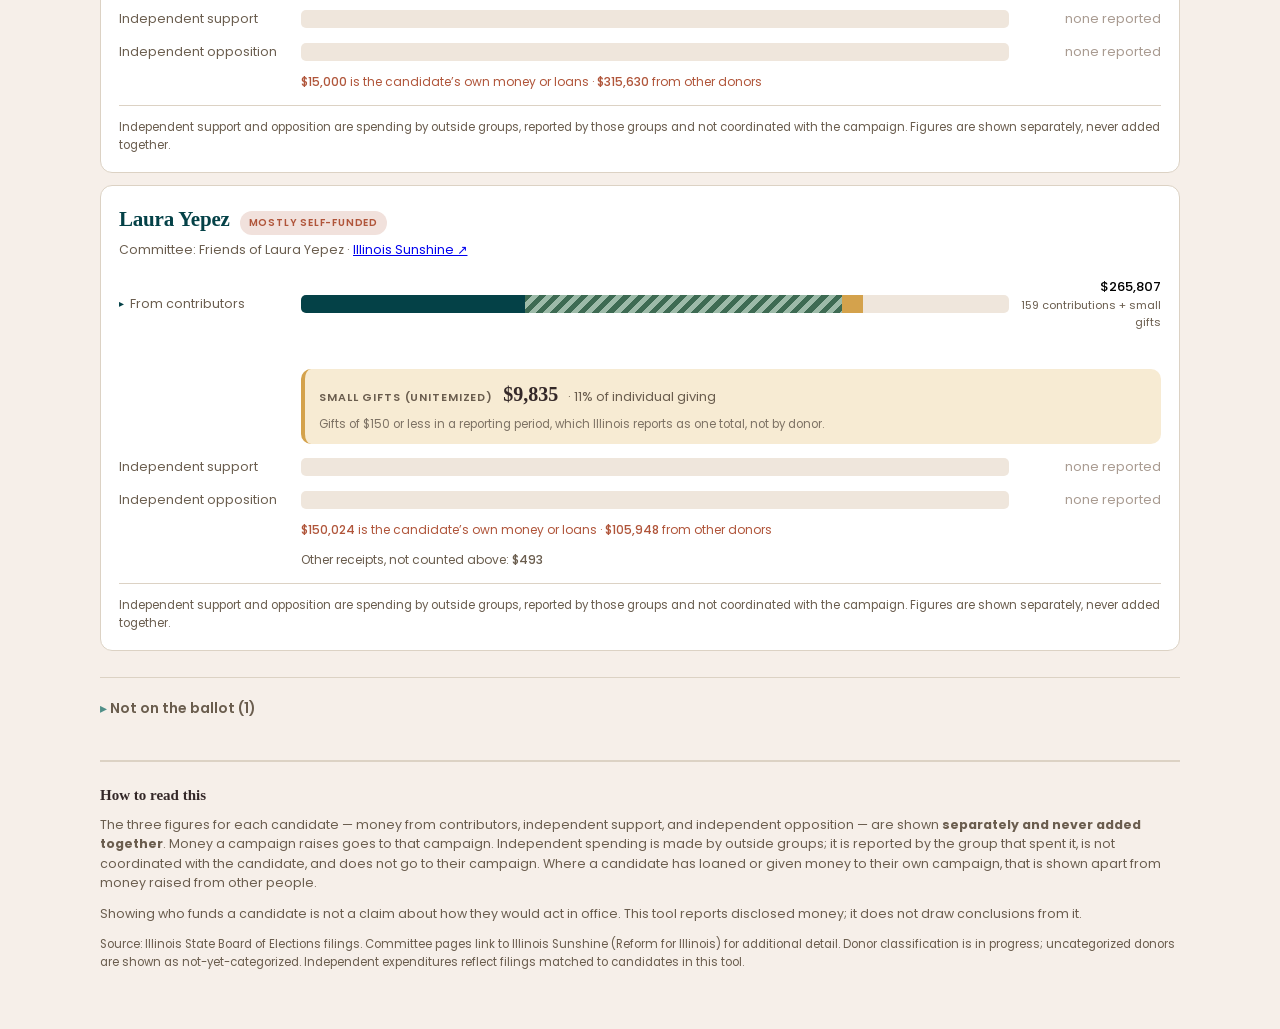
<file: campaign-finance/elections/embed/elections-embed.city-council.inlined.html>
<!doctype html>
<html lang="en">
<head>
<meta charset="utf-8">
<meta name="viewport" content="width=device-width, initial-scale=1">
<link rel="preconnect" href="https://fonts.googleapis.com">
<link rel="preconnect" href="https://fonts.gstatic.com" crossorigin>
<link href="https://fonts.googleapis.com/css2?family=Poppins:wght@400;500;600;700&display=swap" rel="stylesheet">
</head>
<body style="margin:0">
<!-- ============================================================
     IPG Elections embed — paste this ENTIRE block into the CITY COUNCIL page's
     Squarespace Code Block. One file per page; data-office is already set below,
     so nothing here is edited by hand.
     Data is fetched at runtime from GitHub Pages (election-data.json).
     ============================================================ -->
<div id="ipg-elect-root" data-office="city_council"></div>
<script>
/* Elections embed — DATA layer (pure, dual-runtime).
 *
 * No window / document / fetch / localStorage. Node can require() this for the
 * future SEO pre-render; the browser app layer (B2+) loads it as a global.
 *
 *   loadData(parsedJson) -> ONE memoized single-pass index
 *   candidateFigures(index, candidateId, cycle)  // cycle=null => all-time
 *   viewModels.raceBrowse(index, office, cycle)
 *   viewModels.raceView(index, raceId, cycle)
 *
 * The index is built in a single pass over contributions and a single pass over
 * IEs (O(C+I)); view models read pre-bucketed rows (no donors x contributions
 * nested scan — that was the council Compare-by-Donor regression).
 */
(function (root, factory) {
  if (typeof module !== 'undefined' && module.exports) module.exports = factory();
  else root.ElectData = factory();
})(typeof self !== 'undefined' ? self : this, function () {
  'use strict';

  // Office page -> the race.office values it owns.
  var OFFICE_RACE_OFFICES = {
    school_board: ['school_board_president', 'school_board_member'],
    city_council: ['alderperson'],
    mayor: ['mayor']
    // NOTE: city_clerk / city_treasurer races exist in the data but have no page
    // among the three Code Blocks (flagged in HALT 1) — intentionally unmapped.
  };

  // How each office page groups its races (sub-tabs / pickers).
  var OFFICE_GROUPS = {
    school_board: [
      { label: 'School Board', offices: ['school_board_president', 'school_board_member'] }
    ],
    city_council: [{ label: 'Wards', offices: ['alderperson'] }],
    mayor: [{ label: 'Mayor', offices: ['mayor'] }]
  };

  // Cycles never shown (out of SBE range / unattributable). Always excluded.
  var EXCLUDED_CYCLES = { 'pre-2011': 1, 'undated': 1 };
  var DUES_TYPE = 'IE Committee Dues Transfer';
  // AUDIT-2 M2: a committee's "other receipts" (money it takes in that is not a contribution, a
  // transfer in or a loan) leave every figure and every list, with the dues. ONE predicate for the
  // exclusion set, read at every site that aggregates rows (PS-94). A row on the own-committee
  // list keeps its M5 treatment whatever its filed type (PS-142, "as filed").
  var OTHER_RECEIPT_TYPE = 'Other Receipt';
  function isOtherReceipt(c) { return c.contribution_type === OTHER_RECEIPT_TYPE && !c.is_own_committee; }
  function excludedType(c) { return c.contribution_type === DUES_TYPE || isOtherReceipt(c); }

  // Election windows — mirrors campaign-finance/elections/election-windows.json (the
  // browser embed can't read that file at runtime). A finance row slices to an election
  // by FILING DATE in [start,end] inclusive; start:null = open-ended past. This is the
  // ADDITIVE per-election date filter layered onto the existing cycle filtering (2024 &
  // 2026 both live in cycle '2027', so only a date slice separates them). Keep in sync.
  // D-20 (PS-110): municipal's start is the 2027 council-era boundary from the repo's CYCLES
  // table, NOT the school-board `start: null` idiom. That idiom was harmless only because no
  // school-board committee predated the tool's subject; council incumbent committees carry
  // receipts back to 1999, and an open past would pour up to sixteen years of them into a
  // single "2027" figure — the coverage misstatement PS-93 exists to prevent.
  // FIX-1 (E1): school board's 2024 window starts 2024-01-01. The open start was harmless
  // only while no committee predated the tool's subject; once independent-expenditure funders
  // count toward an office view it put ten years of IE-committee gifts into "2024" (the
  // numbers audit, 2026-09-29). Money before a window is stated, never folded in
  // (preWindowReceipts below).
  var ELECTION_WINDOWS = {
    school_board: {
      '2024': { start: '2024-01-01', end: '2024-12-31' },
      '2026': { start: '2025-01-01', end: '2026-12-31' } },
    municipal: {
      '2027': { start: '2023-05-15', end: '2027-12-31' } } };
  // D-18 (PS-108): the office-type table replacing the prefix test. It enumerates BOTH
  // keyspaces officeType is called with — the page office (school_board / city_council /
  // mayor, from selectorOptions, spendWin, spendElectionIds, electionOf) and race.office
  // (from raceWin and resolvePersonRef). The prefix test collapsed both for school board by
  // accident, since `school_board` prefixes its own race offices; municipal has no such
  // relationship (`city_council` and `alderperson` share nothing), so a page-office-only
  // table would silently break raceWin and resolvePersonRef. city_clerk / city_treasurer are
  // included as TABLE entries only — their races remain reachable from no page — because
  // excluding them would recreate the null-collapse for two races if either ever carries
  // finance. The Python mirror is build_rollups.OFFICE_TYPE; [MUNI/TABLE] pins them together
  // against an independently stated oracle, since one predicate cannot span two languages.
  var OFFICE_TYPE = {
    school_board: 'school_board',
    school_board_president: 'school_board',
    school_board_member: 'school_board',
    city_council: 'municipal',
    alderperson: 'municipal',
    mayor: 'municipal',
    city_clerk: 'municipal',
    city_treasurer: 'municipal'
  };
  function officeType(office) { return OFFICE_TYPE[office] || null; }
  function winFor(office, electionId) {
    var t = officeType(office), o = t && ELECTION_WINDOWS[t]; return (o && o[electionId]) || null;
  }
  function inWindow(date, win) {
    return !!win && !!date && (win.start == null || date >= win.start) && (win.end == null || date <= win.end);
  }
  // Ruling 82a: the cycle a dated figure belongs to, from the artifact's own cycle table
  // ({code: {start, end}}). A date before every cycle reads 'pre-2011' (an EXCLUDED cycle), and
  // a date in no cycle reads 'undated', so the figure stays out of every in-subject sum.
  function cycleOfDate(table, date) {
    if (!date) return 'undated';
    var earliest = null;
    for (var code in table) {
      if (!table.hasOwnProperty(code)) continue;
      var cy = table[code] || {};
      if (cy.start && (earliest == null || cy.start < earliest)) earliest = cy.start;
      if ((cy.start == null || date >= cy.start) && (cy.end == null || date <= cy.end)) return code;
    }
    return (earliest != null && date < earliest) ? 'pre-2011' : 'undated';
  }
  // Which election a dated row belongs to (office-aware). Returns the election id or null.
  function electionOf(office, date) {
    var t = officeType(office), o = t && ELECTION_WINDOWS[t];
    if (!o || !date) return null;
    for (var id in o) { if (o.hasOwnProperty(id) && inWindow(date, o[id])) return id; }
    return null;
  }
  // A1 (PS-79): a race's OWN election window — the year prefix of race.election_id keyed
  // into its office's window table. This is the join between the two election-id keyspaces
  // (full election_id vs short window id) that previously existed nowhere in this file;
  // windowing is a property of the race's election, never of TOGGLE_RACES membership.
  function raceWin(race) {
    var m = /^(\d{4})-/.exec((race && race.election_id) || '');
    return m ? winFor(race.office, m[1]) : null;
  }
  // B1 (PS-79): a per-candidate surface that cannot resolve its window fails LOUD — it
  // never renders an unwindowed total. Called only where finance exists to filter, so
  // window-less races with no money (the latent municipal pages, F4) render untouched.
  function requireWin(race) {
    var w = raceWin(race);
    if (!w) throw new Error('[PS-79/B1] race ' + race.id + ' (' + (race.election_id || 'no election id') +
      ') has finance but no election window - refusing an unwindowed per-candidate total; ' +
      'add the window to ELECTION_WINDOWS (and election-windows.json)');
    return w;
  }
  // Union window across all of an office's elections (earliest start, latest end). An
  // open (null) bound on any window makes that side of the union open. For school_board:
  // [null, 2026-12-31] = 2024 + 2026 — the "All elections" default for the spend tab.
  function unionWindow(office) {
    var t = officeType(office), o = t && ELECTION_WINDOWS[t];
    if (!o) return null;
    var ids = Object.keys(o), start = null, end = null, openStart = false, openEnd = false;
    for (var i = 0; i < ids.length; i++) {
      var w = o[ids[i]];
      if (w.start == null) openStart = true; else if (start == null || w.start < start) start = w.start;
      if (w.end == null) openEnd = true; else if (end == null || w.end > end) end = w.end;
    }
    return { start: openStart ? null : start, end: openEnd ? null : end };
  }
  // Election ids for an office, newest first (e.g. ["2026","2024"]).
  function spendElectionIds(office) {
    var t = officeType(office), o = t && ELECTION_WINDOWS[t];
    return o ? Object.keys(o).sort().reverse() : [];
  }
  // Resolve a spend-filter selection ('all' | electionId) to a date window. 'all' = union.
  function spendWin(office, sel) { return (sel == null || sel === 'all') ? unionWindow(office) : winFor(office, sel); }
  // Global election selector options (SCOPE-UI): the ratified `{year} {body}` PATTERN —
  // ids from the office's window table (newest first), body from a per-office-type label.
  // A future election is a data addition (window entry + body label), never a copy edit.
  // The former per-spend-tab This/Last/All filter is retired: the global selector is the
  // ONE control answering the election question, and no cross-election ('all') time scope
  // is offered anywhere (ruled at SCOPE-UI G1/A1).
  // D-23 (PS-113): city_council and mayor share the `municipal` type, so both pages would
  // draw the identical "{year} Municipal" label. That is accepted as DORMANT, not fixed: the
  // selector renders only at options.length >= 2 (render.js selectorNav) and municipal has
  // one window, so the label reaches no page until a second municipal election is authored.
  // Distinguishing the two per office is banked for that day; per-office types duplicating
  // identical window dates would buy an invisible string with a real drift surface.
  var OFFICE_BODY_LABEL = { school_board: 'School Board', municipal: 'Municipal' };
  function selectorOptions(office) {
    var t = officeType(office), body = t && OFFICE_BODY_LABEL[t];
    if (!body) return [];
    return spendElectionIds(office).map(function (id) { return { id: id, label: id + ' ' + body }; });
  }

  // ---- stable, URL-safe slugs (locked scheme: e.g. "bruce-leon-district-2a") ----
  // Pure + deterministic so the browser app and the future SEO pre-render derive
  // identical paths from the same data.
  function kebab(s) {
    return String(s == null ? '' : s).toLowerCase().replace(/[^a-z0-9]+/g, '-').replace(/^-+|-+$/g, '');
  }
  // Elections whose race slugs are the public/canonical ones — emitted BARE so existing
  // URLs never change. Any OTHER election (the historical 2024 school board; boundaries
  // redrawn with no crosswalk) gets its year prefixed, so cross-cycle district labels can
  // never collide on the slug->id map. Keying off election_id makes the map collision-proof
  // (Gate-1 ruling) without touching a single existing slug.
  var BARE_SLUG_ELECTIONS = { '2026-school-board': 1, '2027-municipal': 1 };
  function electionSlugPrefix(race) {
    if (!race.election_id || BARE_SLUG_ELECTIONS[race.election_id]) return '';
    var m = /^(\d{4})-/.exec(race.election_id);
    return m ? m[1] + '-' : '';
  }
  function raceSlug(race) {
    var base;
    if (race.district) base = kebab(race.district);              // "District 2A" -> "district-2a"
    else if (race.ward) base = 'ward-' + race.ward;             // ward "23"      -> "ward-23"
    else base = kebab({ school_board_president: 'school-board-president', mayor: 'mayor',
                   city_clerk: 'city-clerk', city_treasurer: 'city-treasurer' }[race.office] || race.office);
    return electionSlugPrefix(race) + base;                      // "2024-district-3" for the 2024 backfill
  }
  function candidateSlug(cand, race) { return kebab(cand.name) + '-' + raceSlug(race); }
  function raceCode(race) {           // short chip label
    if (race.district) return String(race.district).replace(/^District\s+/i, '');  // "2A"
    if (race.ward) return 'Ward ' + race.ward;
    return ({ school_board_president: 'President', mayor: 'Mayor',
              city_clerk: 'Clerk', city_treasurer: 'Treasurer' }[race.office]) || race.label;
  }
  function officeFriendly(office) {   // for the "running for X" note
    return ({ school_board_president: 'Board President', school_board_member: 'School Board',
              alderperson: 'City Council', mayor: 'Mayor',
              city_clerk: 'City Clerk', city_treasurer: 'City Treasurer' }[office]) || office;
  }

  function round2(n) { return Math.round((n + Number.EPSILON) * 100) / 100; }

  // M5 (ratified 2026-10-02): the candidate's own money is decided by the per-row `is_self`
  // stamp on EVERY surface. The donor-wide test this file once applied to the card figures
  // (any loan, any donor typed Candidate, any donor tagged self-funding) is retired: it counted
  // a same-surname relative's gift or loan as the candidate's own and missed a candidate whose
  // donor record was not typed. A transfer from the candidate's other committee is its own
  // figure (`is_own_committee`, stamped from the closed list), neither own money nor a donor's.

  function loadData(json, opts) {
    opts = opts || {};
    var races = json.races || [];
    var candidates = json.candidates || [];
    var committees = json.committees || {};
    var donors = json.donors || {};
    var contributions = json.contributions || [];
    var ies = json.independent_expenditures || [];

    var raceById = {}, candidateById = {}, candidatesByRace = {};
    for (var i = 0; i < races.length; i++) raceById[races[i].id] = races[i];
    for (var j = 0; j < candidates.length; j++) {
      var cnd = candidates[j];
      candidateById[cnd.id] = cnd;
      (candidatesByRace[cnd.race_id] || (candidatesByRace[cnd.race_id] = [])).push(cnd);
    }

    // Office scope (opts.office): keep only IEs whose TARGET candidate runs for
    // this office, so council/municipal IE activity never bleeds into a
    // school-board view. inScopeCand=null means no scoping (all offices).
    var officeSet = opts.office ? OFFICE_RACE_OFFICES[opts.office] : null;
    var inScopeCand = null;
    if (officeSet) {
      inScopeCand = {};
      for (var s = 0; s < candidates.length; s++) {
        var rc = raceById[candidates[s].race_id];
        if (rc && officeSet.indexOf(rc.office) >= 0) inScopeCand[candidates[s].id] = 1;
      }
    }

    // committee key <-> candidate_id, and the committee meta lookup
    var candByCommittee = {};            // committee key -> candidate_id
    var committeeKeyByCandidate = {};    // candidate_id  -> committee key
    for (var key in committees) {
      if (!committees.hasOwnProperty(key)) continue;
      var cid = committees[key].candidate_id;
      if (cid) { candByCommittee[key] = cid; committeeKeyByCandidate[cid] = key; }
    }
    // Ruling 74a (display 76b): unitemized individual contributions, one figure per final D-2
    // report on the committee (apply_unitemized.py). Committee grain only — never a donor or a
    // row (PS-96). Ruling 82a: a report's figure belongs to the window and cycle its period END
    // falls in.
    var cycleTable = json.cycles || {};
    var smallGiftsByCandidate = {};   // candidate_id -> [{ end, amount, cycle }]
    for (var skey in committees) {
      if (!committees.hasOwnProperty(skey)) continue;
      var scid = committees[skey].candidate_id, sper = committees[skey].unitemized_periods;
      if (!scid || !sper || !sper.length) continue;
      var slist = smallGiftsByCandidate[scid] || (smallGiftsByCandidate[scid] = []);
      for (var sp = 0; sp < sper.length; sp++) {
        slist.push({ end: sper[sp].end, amount: sper[sp].amount || 0, cycle: cycleOfDate(cycleTable, sper[sp].end) });
      }
    }

    var directByCandidate = {};    // candidate_id -> [contrib rows]
    var fundersBySpender = {};     // spender committee key -> [contrib rows]  (second hop)
    var parentRollup = {};         // parent_id -> { parent_id, name, rows:[] }
    var industryByCandidate = {};  // candidate_id -> { industry -> {direct, support, oppose} }  (B4)
    var flagByCandidate = {};      // candidate_id -> { flagType -> {amount, count} }            (B4)
    var cyclesSeen = {};
    var stats = { contributionRowsVisited: 0, ieRowsVisited: 0 }, through = { quarterly: null, largeGift: null };

    // ---- single pass over contributions ----
    for (var k = 0; k < contributions.length; k++) {
      stats.contributionRowsVisited++;
      var ct = contributions[k]; noteThrough(through, ct);   // AUDIT-2 (PS-156): every row, before any scope test
      var ck = ct.committee_id;
      var candId = candByCommittee[ck];
      var donor = donors[ct.donor_id];
      var inScope = !EXCLUDED_CYCLES[ct.cycle] && !excludedType(ct);
      if (inScope && ct.cycle) cyclesSeen[ct.cycle] = 1;

      if (candId) {
        (directByCandidate[candId] || (directByCandidate[candId] = [])).push(ct);
        if (inScope) {
          var amt = ct.amount || 0;
          var inds = (donor && donor.industries && donor.industries.length) ? donor.industries : ['uncategorized'];
          var ibc = industryByCandidate[candId] || (industryByCandidate[candId] = {});
          for (var a = 0; a < inds.length; a++) {
            var slot = ibc[inds[a]] || (ibc[inds[a]] = { direct: 0, support: 0, oppose: 0 });
            slot.direct = round2(slot.direct + amt);
          }
          var flags = (donor && donor.flags) || [];
          if (flags.length) {
            var fbc = flagByCandidate[candId] || (flagByCandidate[candId] = {});
            for (var f = 0; f < flags.length; f++) {
              var ft = (flags[f] && flags[f].type) || String(flags[f]);
              var fslot = fbc[ft] || (fbc[ft] = { amount: 0, count: 0 });
              fslot.amount = round2(fslot.amount + amt); fslot.count++;
            }
          }
        }
      } else {
        var cm = committees[ck];
        if (cm && cm.type === 'independent_expenditure') {
          (fundersBySpender[ck] || (fundersBySpender[ck] = [])).push(ct);
        }
      }

      // parent rollup (browse-donors / contributor drill-down) — all contributions
      if (donor) {
        var pid = donor.parent_id || ct.donor_id;
        var pr = parentRollup[pid] ||
          (parentRollup[pid] = { parent_id: pid, name: (donors[pid] && donors[pid].name) || donor.name, rows: [] });
        pr.rows.push(ct);
      }
    }

    // ---- single pass over IEs ----
    var ieByCandidate = {};  // candidate_id -> {support:[], oppose:[]}
    var iesBySpender = {};   // spender committee key -> [ie rows]
    var inScopeIE = {};      // IE committee keys with >=1 kept IE (office-scoped)
    for (var m = 0; m < ies.length; m++) {
      stats.ieRowsVisited++;
      var ie = ies[m];
      // item 5: a candidate's OWN committee is never an independent spender
      if (candByCommittee[ie.spender_committee_id]) continue;
      // item 4: office scope — drop IEs whose target runs for another office
      if (inScopeCand && !inScopeCand[ie.target_candidate_id]) continue;
      if (ie.spender_committee_id) {
        (iesBySpender[ie.spender_committee_id] || (iesBySpender[ie.spender_committee_id] = [])).push(ie);
        inScopeIE[ie.spender_committee_id] = 1;
      }
      var tcand = ie.target_candidate_id;
      if (!tcand) continue;
      var bucket = ieByCandidate[tcand] || (ieByCandidate[tcand] = { support: [], oppose: [] });
      (ie.stance === 'oppose' ? bucket.oppose : bucket.support).push(ie);
      if (!EXCLUDED_CYCLES[ie.cycle]) {
        if (ie.cycle) cyclesSeen[ie.cycle] = 1;
        var sp = committees[ie.spender_committee_id];
        var tags = (sp && sp.industry_tags) || [];
        var ibc2 = industryByCandidate[tcand] || (industryByCandidate[tcand] = {});
        var field = ie.stance === 'oppose' ? 'oppose' : 'support';
        for (var t = 0; t < tags.length; t++) {
          var s2 = ibc2[tags[t]] || (ibc2[tags[t]] = { direct: 0, support: 0, oppose: 0 });
          s2[field] = round2(s2[field] + (ie.amount || 0));
        }
      }
    }

    // slug -> id resolvers (for app navigation + SEO paths)
    var raceBySlug = {}, candidateBySlug = {};
    for (var ri = 0; ri < races.length; ri++) raceBySlug[raceSlug(races[ri])] = races[ri].id;
    for (var ci = 0; ci < candidates.length; ci++) {
      var cc = candidates[ci], rr = raceById[cc.race_id];
      if (rr) candidateBySlug[candidateSlug(cc, rr)] = cc.id;
    }

    // Affiliated-entity rollup metadata (parent -> {members, roles, ...}), keyed by the
    // canonical (parent) donor id, so the donor popup can show the entity breakdown.
    var donorClusters = json.donor_clusters || {};
    var clusterByParent = {};
    for (var ccid in donorClusters) {
      if (!donorClusters.hasOwnProperty(ccid)) continue;
      var _cl = donorClusters[ccid];
      if (_cl && _cl.canonical_id) clusterByParent[_cl.canonical_id] = _cl;
    }
    // F-1 (rulings 128-3, 131-1): an office file (election-data.<office>.json) carries this
    // office's committees and contributions only. Three fields keep the page what it was on
    // the full file: parent_order (the full file's parent order, so equal totals keep their
    // order), own_committee_givers (the "Candidate's other committee" chip reads every gift,
    // M5, including gifts to another office), and other_office_giving (each donor's giving to
    // the other offices, per election window, computed by donorFootprint on the full file).
    // The full file carries none of them, and loads as before.
    if (json.parent_order) {
      var _po = {}, _seen = {};
      for (var poi = 0; poi < json.parent_order.length; poi++) {
        var _pk = json.parent_order[poi];
        if (parentRollup.hasOwnProperty(_pk) && !_seen[_pk]) { _po[_pk] = parentRollup[_pk]; _seen[_pk] = 1; }
      }
      for (var _rk in parentRollup) if (parentRollup.hasOwnProperty(_rk) && !_seen[_rk]) _po[_rk] = parentRollup[_rk];
      parentRollup = _po;
    }
    var ownGivers = null;
    if (json.own_committee_givers) { ownGivers = {}; for (var ogi = 0; ogi < json.own_committee_givers.length; ogi++) ownGivers[json.own_committee_givers[ogi]] = 1; }
    return {
      officeSlice: json.office_slice || null, ownGivers: ownGivers, otherOfficeGiving: json.other_office_giving || null,
      races: races, candidates: candidates, committees: committees, donors: donors,
      donorClusters: donorClusters, clusterByParent: clusterByParent,
      industryTags: json.industry_tags || {}, flagTypes: json.flag_types || {},
      rollups: json.rollups || {},
      // CNCL-DATA-1 P2.1 W7 — C4's two figures, carried on the index rather than on `verify`.
      // `verify` is the two RUNTIME VERIFICATION artifacts (reconciliation-report.json,
      // known-gaps.json), fetched separately and allowed to fail without taking the page with
      // them; `dues_excluded` is a field of the DATA artifact this index was built from. Putting
      // it on `verify` would say it can go missing independently of the data, which is false,
      // and would make C4's "from the artifact the surface serves" a lie about which artifact.
      // Passed through unnormalized: an absent or malformed field must arrive as undefined so
      // C4 does not render at all (figure posture (i)), never as a zeroed default.
      duesExcluded: json.dues_excluded || null,
      raceById: raceById, candidateById: candidateById, candidatesByRace: candidatesByRace,
      candByCommittee: candByCommittee, committeeKeyByCandidate: committeeKeyByCandidate,
      smallGiftsByCandidate: smallGiftsByCandidate,
      directByCandidate: directByCandidate, ieByCandidate: ieByCandidate, iesBySpender: iesBySpender,
      inScopeIE: inScopeIE, office: opts.office || null, dataThrough: through,   // AUDIT-2 (PS-156)
      fundersBySpender: fundersBySpender, parentRollup: parentRollup,
      industryByCandidate: industryByCandidate, flagByCandidate: flagByCandidate,
      raceBySlug: raceBySlug, candidateBySlug: candidateBySlug,
      cyclesSeen: cyclesSeen, _stats: stats, _memo: {}
    };
  }

  function sumIE(list, cycle, win) {
    var s = 0, n = 0;
    for (var i = 0; i < list.length; i++) {
      var ie = list[i];
      if (EXCLUDED_CYCLES[ie.cycle]) continue;
      if (cycle != null && ie.cycle !== cycle) continue;
      if (win && !inWindow(ie.date, win)) continue;
      s += ie.amount || 0; n++;
    }
    return { amount: s, count: n };
  }

  // The three money figures, kept SEPARATE — never summed into one number.
  // cycle = null -> all-time (all non-excluded cycles); else a specific cycle code.
  function candidateFigures(index, candidateId, cycle, win) {
    var direct = index.directByCandidate[candidateId] || [];
    var total = 0, self = 0, own = 0, count = 0, other = 0, otherCount = 0, indiv = 0;
    for (var i = 0; i < direct.length; i++) {
      var c = direct[i];
      if (EXCLUDED_CYCLES[c.cycle]) continue;
      if (c.contribution_type === DUES_TYPE) continue;
      if (cycle != null && c.cycle !== cycle) continue;
      if (win && !inWindow(c.date, win)) continue;
      if (isOtherReceipt(c)) { other += c.amount || 0; otherCount++; continue; }   // M2: stated, never counted
      var a = c.amount || 0;
      total += a; count++;
      if (c.is_self) self += a;
      else if (c.is_own_committee) own += a;
      else { var dn = index.donors && index.donors[c.donor_id]; if (dn && dn.type === 'Individual') indiv += a; }
    }
    // Ruling 74a/82a: small gifts in the same scope, by period end. Ruling 83a: their share is of
    // individual giving = itemized gifts from individual donors (not the candidate's own money,
    // not the candidate's other committee) + small gifts.
    var sg = index.smallGiftsByCandidate ? (index.smallGiftsByCandidate[candidateId] || []) : [];
    var small = 0, reports = 0;
    for (var j = 0; j < sg.length; j++) {
      if (EXCLUDED_CYCLES[sg[j].cycle]) continue;
      if (cycle != null && sg[j].cycle !== cycle) continue;
      if (win && !inWindow(sg[j].end, win)) continue;
      small += sg[j].amount; reports++;
    }
    var ieB = index.ieByCandidate[candidateId] || { support: [], oppose: [] };
    var sup = sumIE(ieB.support, cycle, win), opp = sumIE(ieB.oppose, cycle, win);
    return {
      contributions: { total: round2(total), selfFunded: round2(self), ownCommittee: round2(own),
                       thirdParty: round2(total - self - own), count: count },
      // 74a: counted in the raised figure as its own line; contributions.total stays the itemized
      // rows (every row-recount invariant reads it). raised = contributions.total + smallGifts.total.
      smallGifts: { total: round2(small), reports: reports, individualItemized: round2(indiv),
                    share: (indiv + small) > 0 ? small / (indiv + small) : null },
      raised: round2(total + small),
      otherReceipts: { total: round2(other), count: otherCount },   // M2
      independentSupport: round2(sup.amount), independentSupportCount: sup.count,
      independentOpposition: round2(opp.amount), independentOppositionCount: opp.count
    };
  }

  // AUDIT-2 M2: C7's two figures, for the page this index serves. Every card on the page's
  // races, in every election the page shows, reads its other-receipts line from candidateFigures,
  // through its funding candidacy, in its race's own window (raceView). This sums those same
  // reads, so the methodology states the total of the lines a reader can open on the page. It is
  // NOT the artifact's `other_receipts_excluded`: that field covers every office the file holds
  // and every date since the subject begins, and a page would state money none of its cards show.
  // A race with no window is skipped here; its card already fails loud (PS-79, B1).
  function otherReceiptsOnPage(index) {
    if (index._memo && index._memo.otherOnPage) return index._memo.otherOnPage;
    var offices = index.office ? (OFFICE_RACE_OFFICES[index.office] || []) : null, amt = 0, cnt = 0;
    for (var i = 0; i < index.races.length; i++) {
      var r = index.races[i], w = raceWin(r);
      if ((offices && offices.indexOf(r.office) < 0) || !raceIsLive(index, r) || !w) continue;
      var cs = index.candidatesByRace[r.id] || [];
      for (var j = 0; j < cs.length; j++) {
        if (cs[j].vacating_for && index.raceById[cs[j].vacating_for]) continue;   // a pointer, not a card
        var fid = fundingCandidacy(index, cs[j]);
        if (!fid) continue;
        var o = candidateFigures(index, fid, null, w).otherReceipts;
        amt += o.total; cnt += o.count;
      }
    }
    var out = { amount: round2(amt), count: cnt };
    if (index._memo) index._memo.otherOnPage = out;
    return out;
  }

  // FIX-1 (E1): a candidate's committee receipts dated before the office's earliest window
  // start — money outside every election this office shows. Stated as its own line on the
  // card, never folded into a windowed figure. Scoped by table to the office types E1 names
  // (school board): municipal incumbents carry receipts back to 1999, and E1 does not reach
  // them. Returns null when there is nothing to state.
  var PRE_WINDOW_OFFICE_TYPES = { school_board: 1 };
  function preWindowReceipts(index, candidateId, race) {
    var t = officeType(race && race.office);
    if (!t || !PRE_WINDOW_OFFICE_TYPES[t]) return null;
    var u = unionWindow(race.office);
    if (!u || !u.start) return null;
    var rows = index.directByCandidate[candidateId] || [], total = 0, count = 0;
    for (var i = 0; i < rows.length; i++) {
      var c = rows[i];
      if (EXCLUDED_CYCLES[c.cycle] || excludedType(c)) continue;
      if (!c.date || c.date >= u.start) continue;
      total += c.amount || 0; count++;
    }
    return total > 0 ? { before: u.start, year: u.start.slice(0, 4), total: round2(total), count: count } : null;
  }

  // Illinois Sunshine link — council embed's exact construction: prefer a stored
  // il_sunshine_url, else build from the SBE id (encoded), else none.
  function sunshineUrl(cm) {
    if (!cm) return null;
    if (cm.il_sunshine_url) return cm.il_sunshine_url;
    if (cm.sbe_committee_id) return 'https://illinoissunshine.org/committees/' + encodeURIComponent(cm.sbe_committee_id) + '/';
    return null;
  }

  function committeeMeta(index, candidateId) {
    var ckey = index.committeeKeyByCandidate[candidateId];
    if (!ckey) return null;
    var cm = index.committees[ckey];
    return {
      key: ckey, name: cm.committee_name || null, sbe_committee_id: cm.sbe_committee_id || null,
      sunshineUrl: sunshineUrl(cm)
    };
  }

  // Contributor drill-down: a candidate's direct contributions rolled up by
  // parent_id, sorted desc, INCLUDING the small-dollar aggregate as its own line.
  // Option A: lines sum EXACTLY to candidateFigures().contributions.total.
  function candidateContributors(index, candidateId, cycle, win) {
    var rows = index.directByCandidate[candidateId] || [];
    var by = {};
    for (var i = 0; i < rows.length; i++) {
      var c = rows[i];
      if (EXCLUDED_CYCLES[c.cycle]) continue;
      if (excludedType(c)) continue;
      if (cycle != null && c.cycle !== cycle) continue;
      if (win && !inWindow(c.date, win)) continue;
      var donor = index.donors[c.donor_id] || {};
      var pid = donor.parent_id || c.donor_id;
      var parent = index.donors[pid] || donor;
      var m = by[pid] || (by[pid] = { parent_id: pid, name: donorName(index, pid, parent), searchNames: donorSearchNames(index, pid, parent),
        industries: parent.industries || [], flags: parent.flags || [],
        total: 0, count: 0, isSelf: false, ownCommittee: false, isAggregate: false });
      m.total = round2(m.total + (c.amount || 0)); m.count++;
      // Self-funding is the pipeline's ONE relational decision, stamped per row by
      // build_rollups (donor identity-matches THIS recipient). The render DISPLAYS it; it
      // does not decide self from donor-global attributes (which leaked a self-funder's
      // gift to ANOTHER candidate, e.g. Leon->Rosenfeld).
      if (c.is_self) m.isSelf = true;
      // M5: a listed giver stands alone in its line (the validator refuses a clustered giver),
      // so a line with one such row is that giver's transfers and nothing else.
      if (c.is_own_committee) m.ownCommittee = true;
      if (parent.type === 'Aggregate' || (parent.industries || []).indexOf('small-dollar') >= 0) m.isAggregate = true;
    }
    var lines = []; for (var k in by) if (by.hasOwnProperty(k)) lines.push(by[k]);
    lines.sort(function (a, b) { return b.total - a.total; });
    var total = 0; for (var j = 0; j < lines.length; j++) total += lines[j].total;
    return { lines: lines, total: round2(total), count: lines.length };
  }

  // Second hop: who funds one IE committee — contributions INTO it, dues excluded,
  // rolled up by parent_id, sorted desc.
  function spenderFunders(index, spenderKey) {
    var rows = index.fundersBySpender[spenderKey] || [];
    var by = {};
    for (var i = 0; i < rows.length; i++) {
      var c = rows[i];
      if (excludedType(c)) continue;        // internal dues transfers are not giving
      // PS-93: out-of-subject money (pre-2011/undated cycles) never enters an unchosen
      // figure — this lifetime funder total fed the "Funded primarily by" identity line
      // from money every other surface excluded (EXCL-UNIFORM; the SEIU PAC case).
      if (EXCLUDED_CYCLES[c.cycle]) continue;
      var donor = index.donors[c.donor_id] || {};
      var pid = donor.parent_id || c.donor_id;
      var parent = index.donors[pid] || donor;
      var m = by[pid] || (by[pid] = { parent_id: pid, name: donorName(index, pid, parent),
        industries: parent.industries || [], flags: parent.flags || [], total: 0, count: 0 });
      m.total = round2(m.total + (c.amount || 0)); m.count++;
    }
    var funders = []; for (var k in by) if (by.hasOwnProperty(k)) funders.push(by[k]);
    funders.sort(function (a, b) { return b.total - a.total; });
    var total = 0; for (var j = 0; j < funders.length; j++) total += funders[j].total;
    return { funders: funders, total: round2(total), count: funders.length };
  }

  // Tier 3: a donor's footprint WITHIN this election artifact — every committee /
  // candidate this parent has funded (direct gifts + money into IE committees),
  // dues excluded. Election-scoped only; council-side giving is NOT included.
  // Chronological cycle order: a "pre-YYYY" bucket sorts just BEFORE that year (oldest
  // first), so pre-2011 < 2015 < 2019 < 2023 < 2027 (a plain lexical sort puts "pre-…"
  // last because 'p' > '2'). Used wherever a cycle list is displayed.
  function cycleKey(c) {
    var s = String(c), pre = /^pre-?(\d{4})/i.exec(s);
    if (pre) return (+pre[1]) - 0.5;
    var y = /(\d{4})/.exec(s);
    return y ? +y[1] : 1e9;
  }
  function sortCycles(arr) { return arr.slice().sort(function (a, b) { return cycleKey(a) - cycleKey(b); }); }

  // Display year for one contribution row: prefer the filing date, else fall back to
  // the cycle — reusing the same /(\d{4})/ extraction as cycleKey. Aggregate rows have
  // date:null, so they resolve to their cycle year; render shows the bare year (never a
  // fabricated month/day).
  function rowYear(c) {
    var d = /(\d{4})/.exec(String(c.date || ''));
    if (d) return +d[1];
    var y = /(\d{4})/.exec(String(c.cycle || ''));
    return y ? +y[1] : null;
  }

  function donorFootprint(index, parentId, win) {
    var parent = index.donors[parentId] || { id: parentId, name: parentId };
    var pr = index.parentRollup[parentId];
    var rows = (pr && pr.rows) || [];
    var by = {}, entBy = {}, cyc = {}, kept = 0;
    for (var i = 0; i < rows.length; i++) {
      var c = rows[i];
      if (excludedType(c)) continue;
      // PS-93: excluded here too, not only by the click-context window — the windowless
      // opener the person surface's affordance will create (E7) makes this line
      // load-bearing, and the open-start 2024 window admits pre-2011 dates by itself.
      if (EXCLUDED_CYCLES[c.cycle]) continue;
      if (win && !inWindow(c.date, win)) continue;
      var cid = c.committee_id, cm = index.committees[cid] || {};
      // office scope: an IE committee is in scope by the SAME test the donor's row uses (M1): it spent
      // on this office, and inside the click-context window where there is one (ieActiveForOffice).
      if (cm.type === 'independent_expenditure' && index.office && !(index.inScopeIE[cid] && ieActiveForOffice(index, cid, win))) continue;
      var m = by[cid];
      if (!m) {
        m = by[cid] = { committee_id: cid, total: 0, count: 0, kind: 'other', label: cm.committee_name || cid, rows: [] };
        if (cm.candidate_id) {
          var cand = index.candidateById[cm.candidate_id] || {}, race = index.raceById[cand.race_id] || {};
          m.kind = 'candidate'; m.label = (cand.name || cm.candidate_id) + (race.label ? (' — ' + race.label) : '');  m.office = race.office || null;  // DESIGN-1c: grouping key
        } else if (cm.type === 'independent_expenditure') {
          m.kind = 'ie'; m.label = cm.committee_name || cid;
          m.ieIdentity = spenderFunders(index, cid).funders.slice(0, 3).map(function (x) { return x.name; });
        }
      }
      m.total = round2(m.total + (c.amount || 0)); m.count++;
      // X-1: itemized direct-contribution row, additive (existing fields/keys untouched).
      // Optional flags default to false; in_kind_description / contribution_count are null
      // unless the row carries them. Stream is direct by construction — pr.rows are
      // contributions[] only, never IE rows (verified: no contribution carries a stance).
      m.rows.push({
        date: c.date || null, year: rowYear(c), amount: c.amount || 0,
        is_self: !!c.is_self, is_own_committee: !!c.is_own_committee, is_loan: !!c.is_loan, is_in_kind: !!c.is_in_kind,
        in_kind_description: c.in_kind_description || null,
        is_aggregate: !!c.is_aggregate, contribution_count: c.contribution_count || null
      });
      kept++;
      if (c.cycle) cyc[c.cycle] = 1;
      var eid = c.donor_id, em = entBy[eid] || (entBy[eid] = { id: eid, amount: 0, count: 0 });
      em.amount = round2(em.amount + (c.amount || 0)); em.count++;
    }
    var committees = [];
    for (var k in by) if (by.hasOwnProperty(k)) {
      // Rows newest-first; ISO dates sort lexically = chronologically. Null-dated
      // (aggregate) rows sort last.
      by[k].rows.sort(function (a, b) { var da = a.date || '', db = b.date || ''; return da < db ? 1 : da > db ? -1 : 0; });
      committees.push(by[k]);
    }
    committees.sort(function (a, b) { return b.total - a.total; });
    var total = 0; for (var j = 0; j < committees.length; j++) total += committees[j].total;
    // Affiliated-entity breakdown (E-2): split the SAME windowed rows by the actual filer
    // (child entity), so the per-entity figures sum EXACTLY to the footprint total. This is
    // ONE legitimate stream (a sum of affiliated-entity contributions), NOT direct + support
    // + oppose — firewall-clean. Present only when >1 entity gave within the window.
    var cluster = index.clusterByParent && index.clusterByParent[parentId];
    var entIds = []; for (var e in entBy) if (entBy.hasOwnProperty(e)) entIds.push(e);
    var rollup = null;
    if (cluster && entIds.length > 1) {
      var roles = cluster.roles || {};
      var members = entIds.map(function (eid) {
        var dn = index.donors[eid] || {};
        return { id: eid, name: dn.name || eid,
          role: (eid === parentId) ? 'parent' : (roles[eid] || 'related'),
          amount: entBy[eid].amount, count: entBy[eid].count };
      });
      members.sort(function (a, b) {
        if (a.role === 'parent' && b.role !== 'parent') return -1;
        if (b.role === 'parent' && a.role !== 'parent') return 1;
        return b.amount - a.amount;
      });
      rollup = { relationship: cluster.relationship || 'affiliated entities',
        total: round2(total), members: members, entities: members.length };
    }
    return {
      parent_id: parentId, name: donorName(index, parentId, parent), win: win || null,
      industries: parent.industries || [], flags: parent.flags || [],
      committees: committees, total: round2(total), count: committees.length,
      contributionsCount: kept, cycles: sortCycles(Object.keys(cyc)), rollup: rollup,
      industryTags: index.industryTags, office: index.office || null,   // DESIGN-1c: the page office, for grouping
      otherOffices: otherOfficeLines(index, parentId, win)              // F-1 (131-1): null on the full file
    };
  }
  // F-1 (131-1): the donor's giving to the other offices in this footprint's window, from the
  // office file. The window is named by its election id in the page office's window table
  // ('all' for a windowless footprint); a window the table does not hold returns null, which
  // [OFFICE/SLICE] proves no page reaches. Order is fixed: city council, school board, mayor.
  var OTHER_OFFICE_ORDER = ['city_council', 'school_board', 'mayor'];
  function windowId(office, win) {
    if (!win) return 'all';
    var t = officeType(office), o = t && ELECTION_WINDOWS[t];
    for (var id in o) if (o.hasOwnProperty(id) && o[id].start === (win.start || null) && o[id].end === (win.end || null)) return id;
    return null;
  }
  function otherOfficeLines(index, parentId, win) {
    if (!index.otherOfficeGiving) return null;
    var wid = windowId(index.office, win);
    if (wid == null) return null;
    var g = (index.otherOfficeGiving[parentId] || {})[wid] || {}, out = [];
    for (var i = 0; i < OTHER_OFFICE_ORDER.length; i++) {
      var o = OTHER_OFFICE_ORDER[i];
      if (g[o] > 0) out.push({ office: o, total: g[o], electionId: wid === 'all' ? null : wid });
    }
    return out;
  }

  // Committee profile (bidirectional with the donor footprint). For an IE
  // committee: what it spent in support vs opposition, by candidate, + who funds
  // it (second hop). For a candidate committee: what it raised + its contributors.
  // funders/contributors are donorRow-compatible lines (clickable back to a
  // footprint) — one modal system, two content types.
  function committeeProfile(index, committeeKey, win) {
    var cm = index.committees[committeeKey] || {};
    var sun = sunshineUrl(cm);
    var office = index.office;
    var bce = (index.rollups && index.rollups.by_candidate_election) || {};
    if (cm.type === 'independent_expenditure') {
      // FIREWALL: group this committee's IEs by (target candidate × ELECTION), keeping
      // support/oppose as SEPARATE streams — never one summed "funded X". Each target
      // carries the candidate's per-election label ("2024: District 3" / "2026") so a
      // 2024 member-race spend can never read as current-race (2026) spending. `win`
      // scopes to the active election filter (union = All).
      var byCand = {}, support = 0, oppose = 0;
      var src = index.iesBySpender[committeeKey] || [];
      for (var i = 0; i < src.length; i++) {
        var ie = src[i];
        if (EXCLUDED_CYCLES[ie.cycle]) continue;
        if (win && !inWindow(ie.date, win)) continue;
        var eid = electionOf(office, ie.date);
        var cand = index.candidateById[ie.target_candidate_id] || {};
        var race = index.raceById[cand.race_id || ie.target_race_id] || {};
        var cb = (ie.target_candidate_id && bce[ie.target_candidate_id]) || {};
        var elabel = (eid && cb[eid] && cb[eid].label) || eid || 'undated';
        var tc = (ie.target_candidate_id || ('race:' + ie.target_race_id)) + '|' + (eid || 'undated');
        var m = byCand[tc] || (byCand[tc] = { candidate_id: ie.target_candidate_id || null,
          name: cand.name || ('race ' + ie.target_race_id), raceLabel: race.label || null,
          electionId: eid || null, electionLabel: elabel, support: 0, oppose: 0, total: 0, count: 0,
          needsReview: false, methods: {}, rows: [] });
        var a = ie.amount || 0;
        if (ie.stance === 'oppose') { m.oppose = round2(m.oppose + a); oppose = round2(oppose + a); }
        else { m.support = round2(m.support + a); support = round2(support + a); }
        m.total = round2(m.total + a); m.count++;
        if (ie.needs_review) m.needsReview = true;            // 3b provenance, surfaced per line
        if (ie.match_method) m.methods[ie.match_method] = 1;
        // X-1b: itemized IE row, additive. Attaches to THIS target×election group, so it is
        // single-stance by construction (the target sits on one side of the for/against line).
        // No committee-wide sort — that would interleave for/against (firewall). stance kept on
        // the row for render coloring; never re-aggregated across targets.
        m.rows.push({
          date: ie.date || null, year: rowYear(ie), amount: a, stance: ie.stance || 'support',
          target_candidate_id: ie.target_candidate_id || null, target_ward: ie.target_ward != null ? ie.target_ward : null,
          purpose: ie.purpose || null, match_method: ie.match_method || null, needs_review: !!ie.needs_review
        });
      }
      var targets = [];
      for (var k in byCand) if (byCand.hasOwnProperty(k)) {
        var tt = byCand[k]; tt.matchMethods = Object.keys(tt.methods); delete tt.methods;
        // Rows newest-first WITHIN this target only (single-stance group); null dates last.
        tt.rows.sort(function (a, b) { var da = a.date || '', db = b.date || ''; return da < db ? 1 : da > db ? -1 : 0; });
        targets.push(tt);
      }
      targets.sort(function (a, b) { return b.total - a.total; });
      var ff = spenderFunders(index, committeeKey);
      return {
        committee_id: committeeKey, kind: 'ie', name: cm.committee_name || committeeKey, win: win || null,
        sunshineUrl: sun, isIE: true, identity: ff.funders.slice(0, 3).map(function (x) { return x.name; }),
        support: round2(support), oppose: round2(oppose), total: round2(support + oppose), targets: targets,
        funders: ff.funders, funderTotal: ff.total, funderCount: ff.count
      };
    }
    // candidate (or other) committee — show what it raised + its contributors (window-scoped)
    var candId = cm.candidate_id || null;
    var cand2 = candId ? (index.candidateById[candId] || {}) : {};
    var race2 = cand2.race_id ? (index.raceById[cand2.race_id] || {}) : {};
    var contrib = candId ? withInKind(index, candId, win, candidateContributors(index, candId, null, win)) : { lines: [], total: 0, count: 0 };
    // AUDIT-2 M2 (OR-E1): the committee's other receipts in the same window, stated under "raised".
    var cf2 = candId ? candidateFigures(index, candId, null, win) : null;
    var other = cf2 ? cf2.otherReceipts : { total: 0, count: 0 };
    var small2 = cf2 ? cf2.smallGifts : { total: 0, reports: 0, share: null };   // 74a: counted in raised
    return {
      committee_id: committeeKey, kind: 'candidate', name: cm.committee_name || committeeKey, win: win || null,
      candidateName: cand2.name || null, raceLabel: race2.label || null, sunshineUrl: sun, isIE: false,
      raised: round2(contrib.total + small2.total), smallGifts: small2, otherReceipts: other,
      funders: contrib.lines, funderTotal: contrib.total, funderCount: contrib.count
    };
  }

  // IE drill-down for one candidate + stance: the spender committee(s), each with
  // its second-hop top funders. Spender names are placeholders, so the funders
  // are the identity ("funded primarily by ...").
  function candidateIE(index, candidateId, stance, cycle, win) {
    var ieB = index.ieByCandidate[candidateId] || { support: [], oppose: [] };
    var list = stance === 'oppose' ? ieB.oppose : ieB.support;
    var by = {};
    for (var i = 0; i < list.length; i++) {
      var ie = list[i];
      if (EXCLUDED_CYCLES[ie.cycle]) continue;
      if (cycle != null && ie.cycle !== cycle) continue;
      if (win && !inWindow(ie.date, win)) continue;
      var sk = ie.spender_committee_id;
      var m = by[sk] || (by[sk] = { spender_committee_id: sk, amount: 0, count: 0, needsReview: false, methods: {} });
      m.amount = round2(m.amount + (ie.amount || 0)); m.count++;
      // 3b provenance (admin-review seam): surface needs_review + the match method(s).
      if (ie.needs_review) m.needsReview = true;
      if (ie.match_method) m.methods[ie.match_method] = 1;
    }
    var spenders = [];
    for (var key in by) {
      if (!by.hasOwnProperty(key)) continue;
      var s = by[key], cm = index.committees[key] || {};
      var ff = spenderFunders(index, key);
      s.committeeName = cm.committee_name || key;
      s.industryTags = cm.industry_tags || [];
      s.matchMethods = Object.keys(s.methods);
      s.sunshineUrl = sunshineUrl(cm);
      s.topFunders = ff.funders.slice(0, 3);
      s.funders = ff.funders;
      s.funderTotal = ff.total;
      s.funderCount = ff.count;
      spenders.push(s);
    }
    spenders.sort(function (a, b) { return b.amount - a.amount; });
    var total = 0; for (var t = 0; t < spenders.length; t++) total += spenders[t].amount;
    return { stance: stance, spenders: spenders, total: round2(total) };
  }

  // Per-candidate industry composition (optionally windowed) — same logic as spendAgg
  // for ONE candidate: contributions x donor.industries + IE spender.industry_tags.
  // Uncategorized donors render as 'uncategorized', never silently bucketed. Powers the
  // per-election industries strip in the toggle panels (reuses the spend-tab markup).
  function candidateIndustries(index, candidateId, cycle, win) {
    var ind = {};
    function slot(tag) { return ind[tag] || (ind[tag] = { industry: tag, direct: 0, support: 0, oppose: 0 }); }
    var dr = index.directByCandidate[candidateId] || [];
    for (var d = 0; d < dr.length; d++) {
      var c = dr[d];
      if (EXCLUDED_CYCLES[c.cycle] || excludedType(c)) continue;
      if (cycle != null && c.cycle !== cycle) continue;
      if (win && !inWindow(c.date, win)) continue;
      var donor = index.donors[c.donor_id] || {}, amt = c.amount || 0;
      var inds = (donor.industries && donor.industries.length) ? donor.industries : ['uncategorized'];
      for (var a = 0; a < inds.length; a++) { var s = slot(inds[a]); s.direct = round2(s.direct + amt); }
    }
    var ieB = index.ieByCandidate[candidateId] || { support: [], oppose: [] };
    ['support', 'oppose'].forEach(function (field) {
      ieB[field].forEach(function (ie) {
        if (EXCLUDED_CYCLES[ie.cycle]) return;
        if (cycle != null && ie.cycle !== cycle) return;
        if (win && !inWindow(ie.date, win)) return;
        var sp = index.committees[ie.spender_committee_id] || {}, tags = (sp.industry_tags && sp.industry_tags.length) ? sp.industry_tags : ['uncategorized'], amt2 = ie.amount || 0;
        for (var t = 0; t < tags.length; t++) { var s2 = slot(tags[t]); s2[field] = round2(s2[field] + amt2); }
      });
    });
    var arr = []; for (var k in ind) if (ind.hasOwnProperty(k)) { var x = ind[k]; x.total = round2(x.direct + x.support + x.oppose); arr.push(x); }
    arr.sort(function (a, b) { return b.direct - a.direct; });   // FW-1: per-candidate strip is direct-only
    return arr;
  }

  // Neutral order = alphabetical by SURNAME (ballot convention), never by amount.
  // Strip a trailing generational suffix, then key on the last token.
  function surnameKey(name) {
    var n = String(name || '').replace(/,?\s*(jr|sr|ii|iii|iv)\.?$/i, '').trim();
    var toks = n.split(/\s+/);
    return (toks[toks.length - 1] || n).toLowerCase();
  }
  function byNameNeutral(a, b) {
    var s = surnameKey(a.name).localeCompare(surnameKey(b.name));
    return s !== 0 ? s : String(a.name).localeCompare(String(b.name));
  }
  function byRaceOrder(a, b) {
    var ak = (a.geo_key == null) ? 0 : 1, bk = (b.geo_key == null) ? 0 : 1; // citywide first
    if (ak !== bk) return ak - bk;
    return (a.geo_key || 0) - (b.geo_key || 0);
  }

  // ---- view models ----
  // P1-E B (M3, PS-141): a candidacy whose finance_facet is on_current_record owns no
  // committee; its election's receipts were filed on the committee its person owns for a
  // later election. That owning candidacy is its FUNDING candidacy: the race card reads the
  // committee's receipts through it, windowed to THIS race's election, and reads IE from
  // the candidacy itself. Resolved by id through by_person (PS-92), never by name. A
  // candidacy with its own committee funds itself; anything else has no funding candidacy.
  function fundingCandidacy(index, c) {
    if (!c) return null;
    if (c.committee_id) return c.id;
    if (c.finance_facet !== 'on_current_record') return null;
    var bp = (index.rollups && index.rollups.by_person) || {};
    for (var pid in bp) {
      if (!bp.hasOwnProperty(pid)) continue;
      var ms = bp[pid].members || [], mine = false, owner = null;
      for (var i = 0; i < ms.length; i++) {
        if (ms[i].candidacy_id === c.id) mine = true;
        if (ms[i].owns_committee) owner = ms[i].candidacy_id;
      }
      if (mine) return (owner && index.committeeKeyByCandidate[owner]) ? owner : null;
    }
    return null;
  }
  function hasAnyFinance(index, raceId) {
    var cs = index.candidatesByRace[raceId] || [];
    var council = (index.raceById[raceId] || {}).office === 'alderperson';   // 168-4a is the council's rule
    for (var i = 0; i < cs.length; i++) { var f = fundingCandidacy(index, cs[i]); if (f && (!council || index.committeeKeyByCandidate[f])) return true; }   // 168-4a
    return false;
  }

  // The per-race This/Last/All toggle is RETIRED (SCOPE-UI): it asserted a district-level
  // cross-cycle correspondence the data model denies (disjoint 2024/2026 district
  // namespaces, no crosswalk). Election scoping is now the GLOBAL selector; per-race
  // figures are windowed to the race's own election (PS-79/A1, HALT-F2). The undated-
  // small-dollar aggregate retired with its only consumer (zero undated rows at this
  // vintage — HALT-F2's check); the concern returns only if undated rows ever appear.

  // Prior-election carriage (label / office / qualifier) for a candidate, DERIVED at rollup
  // time and published under rollups.by_person[*].prior (HALT-P1-C — the per-record
  // prior_election field is retired). Keyed onto the person's CURRENT (latest-election)
  // candidacy id, which is exactly where the "Last election" header + office-change detection
  // used to read c.prior_election. Memoized on the index. Shape is drop-in: {label,office,qualifier}.
  function priorByCandidate(index) {
    if (index._priorByCand) return index._priorByCand;
    var m = {}, bp = (index.rollups && index.rollups.by_person) || {};
    for (var pid in bp) {
      if (!bp.hasOwnProperty(pid)) continue;
      var p = bp[pid], membs = (p.members || []).slice();
      if (!membs.length || !p.prior) continue;
      membs.sort(function (a, b) { return (a.election_id || '') < (b.election_id || '') ? -1 : 1; });
      var cur = membs[membs.length - 1];               // latest election = the current candidacy
      if (cur && cur.candidacy_id) m[cur.candidacy_id] = p.prior;
    }
    index._priorByCand = m;
    return m;
  }

  function raceView(index, raceId, cycle) {
    var race = index.raceById[raceId];
    if (!race) return null;
    var all = (index.candidatesByRace[raceId] || []).slice().sort(byNameNeutral);
    // A vacating incumbent (running for another office) is NOT listed here as a
    // candidate; the district surfaces a pointer to the office they're seeking.
    var vacating = [], active = [];
    for (var i = 0; i < all.length; i++) {
      var c = all[i], target = c.vacating_for ? index.raceById[c.vacating_for] : null;
      if (target) {
        vacating.push({ name: c.name, targetRaceId: target.id, targetSlug: raceSlug(target),
                        targetLabel: officeFriendly(target.office) });
      } else { active.push(c); }
    }
    return {
      race: {
        id: race.id, slug: raceSlug(race), code: raceCode(race),
        label: race.label, office: race.office, status: race.status,
        district: race.district || null, ward: race.ward || null, election_id: race.election_id,
        hasFinance: hasAnyFinance(index, race.id), vacating: vacating
      },
      cycle: cycle || null,
      // SCOPE-UI: the race's own election window rides the VM so render can stamp the
      // container (modals opened from cards inherit it — Gate G, extended to base path).
      win: raceWin(race),
      candidates: active.map(function (c) {
        // M3 (PS-141): fid is the candidacy whose committee carries this card's receipts —
        // c itself, or (on_current_record) the person's owning candidacy. borrowed marks the
        // second case: contributions read through fid, IE through c, both in THIS race's window.
        var fid = fundingCandidacy(index, c), borrowed = !!fid && fid !== c.id;
        // 168-4a: a committee on file with no itemized receipt rows has no committee record in
        // the data; its card states the ratified no-itemized line instead of $0 bars, and the
        // line lifts by itself the first time a receipt row arrives.
        var noItemized = race.office === 'alderperson' && !!fid && !index.committeeKeyByCandidate[fid];   // council only (168-4a)
        if (noItemized) fid = null;
        var hasFinance = !!fid;
        // A1+B1 (PS-79 / HALT-F2): the race's own election window scopes every figure
        // below. Resolution (and B1's loud failure) live INSIDE this hasFinance guard:
        // a window-less race with no money still renders its pending/coming-soon state.
        // BAL (168-4a): a committee on file resolves the race's window as before, money or not, so
        // B1's loud failure still covers it; the no-itemized card reads no figure from it.
        var win = (hasFinance || noItemized) ? requireWin(race) : null;
        var fOwn = hasFinance ? candidateFigures(index, c.id, cycle, win) : null;
        var fFund = borrowed ? candidateFigures(index, fid, cycle, win) : fOwn;
        return {
          id: c.id, slug: candidateSlug(c, race), name: c.name,
          incumbent: !!c.incumbent, status: c.status,
          // HALT-P1-B: 2024 CBOE-native result axis + write-in marker + finance_facet enum
          // (+ empty-committee sbe ref) pass through to render; null/absent for 2026 records.
          result: c.result || null, ballotStatus: c.ballot_status || null, writeIn: !!c.write_in,  // DESIGN-1b: ballot_status rides the VM
          // BAL-173b: on the council page a candidate with no committee at all states the ratified
          // no-committee line (171-3a); finance_facet itself stays fenced to 2024 (INV-ELECT-3).
          financeFacet: c.finance_facet || (noItemized ? 'committee_no_itemized'
            : (race.office === 'alderperson' && !c.committee_id && !fid
              ? (c.committee_sbe_ref ? 'committee_elsewhere' : 'no_committee') : null)), committeeSbeRef: c.committee_sbe_ref || null,
          // 166-2c / 168-2a: off the ballot (did not file, or removed after filing). Render
          // moves these cards into the race's "Not on the ballot" section.
          offBallot: c.ballot_status === 'not_filed' || c.ballot_status === 'removed',
          hasFinance: hasFinance, stillPopulating: !hasFinance,
          // SCOPE-UI (F-1 ruled): the prior-run carriage re-homed verbatim from the
          // retired toggle path — label + qualifier TEXT only, never dollars.
          priorElection: priorByCandidate(index)[c.id] || null,
          fundingId: fid,
          committee: hasFinance ? committeeMeta(index, fid) : null,
          // M3: on a borrowed card, this race's year and the owning candidacy's, so render can
          // say where the receipts were filed; null on a card whose committee is its own.
          filedNote: borrowed ? {
            year: (/^(\d{4})-/.exec(race.election_id || '') || [])[1] || '',
            under: (/^(\d{4})-/.exec((index.candidateById[fid] || {}).election_id || '') || [])[1] || ''
          } : null,
          // The three figures stay SEPARATE: contributions from the funding candidacy's
          // committee, IE from this candidacy's own rows — never summed (FW-1).
          figures: hasFinance ? {
            contributions: fFund.contributions,
            otherReceipts: fFund.otherReceipts,   // M2: with the money it sits beside, from the funding candidacy
            smallGifts: fFund.smallGifts, raised: fFund.raised,   // 74a/76b: from the funding candidacy, like the contributions
            independentSupport: fOwn.independentSupport, independentSupportCount: fOwn.independentSupportCount,
            independentOpposition: fOwn.independentOpposition, independentOppositionCount: fOwn.independentOppositionCount
          } : null,
          contributors: hasFinance ? withInKind(index, fid, win, candidateContributors(index, fid, cycle, win)) : null,
          ieSupportDetail: hasFinance ? candidateIE(index, c.id, 'support', cycle, win) : null,
          ieOpposeDetail: hasFinance ? candidateIE(index, c.id, 'oppose', cycle, win) : null,
          // FIX-1 (E1): stated once, on the committee's OWN card; a borrowed card leaves it
          // there rather than restating the same pre-window receipts under a second race.
          preWindow: (hasFinance && !borrowed) ? preWindowReceipts(index, c.id, race) : null
        };
      })
    };
  }

  // Grouped race list for the office nav + picker (browse layer).
  // Dormant-election gate (HALT-P1-A): the set of election_ids that actually carry
  // candidacies. A cycle-scoped election with none (the 2024 backfill, before P1-B) must
  // NOT surface as empty race shells in ANY office-scoped race ENUMERATION (nav, browse,
  // spend grouping). Candidate-driven listers are auto-safe (a candidacy-less race yields
  // no rows); only functions that walk the race list need this. Gated at the ELECTION level
  // so a genuinely forming race in a LIVE election (e.g. a 2027-municipal ward with no
  // filers yet) still shows. Post-P1-B both school-board elections carry candidacies, so the
  // set currently excludes nothing — it admits 2024 (the ratified nav-visible behavior) and
  // guards only the empty-election-shell case. The global selector scopes the race list
  // BEFORE this gate sees it. Memoized per index.
  function liveElectionSet(index) {
    if (index._memo && index._memo.liveElections) return index._memo.liveElections;
    var s = {};
    (index.candidates || []).forEach(function (c) {
      // SCOPE-UI: one-hop read of the stamped election_id (HALT-F5-SEED; always present).
      if (c.election_id) s[c.election_id] = 1;
    });
    if (index._memo) index._memo.liveElections = s;
    return s;
  }
  function raceIsLive(index, r) { return !r.election_id || !!liveElectionSet(index)[r.election_id]; }

  function officeRaces(index, office, sel) {
    var groups = OFFICE_GROUPS[office] || [];
    // SCOPE-UI: election-first navigation — the race list is scoped to the selected
    // election via the year-prefix join HALT-F2 established (raceWin's keyspace bridge).
    // sel defaults to the newest election with a window table; offices with no window
    // table (municipal, F4) get no selector and an unscoped (status quo) list.
    var eff = sel || spendElectionIds(office)[0] || null;
    function inSel(r) {
      if (!eff) return true;
      var m = /^(\d{4})-/.exec(r.election_id || '');
      return !!m && m[1] === eff;
    }
    return {
      office: office, election: eff,
      groups: groups.map(function (g) {
        var rs = index.races.filter(function (r) {
          return g.offices.indexOf(r.office) >= 0 && raceIsLive(index, r) && inSel(r);
        }).sort(byRaceOrder);
        return {
          label: g.label,
          races: rs.map(function (r) {
            return {
              id: r.id, slug: raceSlug(r), code: raceCode(r), label: r.label,
              status: r.status, hasFinance: hasAnyFinance(index, r.id),
              office: r.office,   // BAL-169-2a: lets the picker tell the council's wards
              candidateCount: (index.candidatesByRace[r.id] || []).length
            };
          })
        };
      })
    };
  }

  function raceBrowse(index, office, cycle) {
    var offices = OFFICE_RACE_OFFICES[office] || [];
    var races = index.races.filter(function (r) { return offices.indexOf(r.office) >= 0 && raceIsLive(index, r); }).sort(byRaceOrder);
    return {
      office: office, cycle: cycle || null,
      races: races.map(function (r) {
        return {
          id: r.id, label: r.label, status: r.status, district: r.district || null, ward: r.ward || null,
          candidates: (index.candidatesByRace[r.id] || []).slice().sort(byNameNeutral).map(function (c) {
            return {
              id: c.id, name: c.name, incumbent: !!c.incumbent, hasFinance: !!fundingCandidacy(index, c),
              // A1 (PS-79): same election-window rule as raceView — no per-candidate
              // figure leaves this file unwindowed, even on the exported browse path.
              // M3 (PS-141): the same funding candidacy raceView reads.
              contributions: fundingCandidacy(index, c) ? candidateFigures(index, fundingCandidacy(index, c), cycle, requireWin(r)).contributions.total : null
            };
          })
        };
      })
    };
  }

  // Selectable cycles (non-excluded), newest-ish first; for the B5 year filter.
  function availableCycles(index) {
    return Object.keys(index.cyclesSeen).sort().reverse();
  }

  // ---- Person surface (P1D-PERSON; PS-89 frame) ----
  // Resolve a person ref to its frame: a by_person key (a linked person), or a school-board
  // candidate id (a single's one-member frame). A candidacy id that belongs to a LINKED
  // person resolves to that person — D4's durable-link clause, so a link shared to a single
  // survives the single becoming a linked person. Vacating shells and non-school-board ids
  // resolve to null (the string-7 state). Resolution is by id, never by name (PS-92).
  function resolvePersonRef(index, ref) {
    if (!ref) return null;
    var bp = (index.rollups && index.rollups.by_person) || {};
    if (bp.hasOwnProperty(ref)) {
      var p = bp[ref];
      return { pid: ref, displayName: p.display_name, members: (p.members || []).slice() };
    }
    var c = index.candidateById[ref];
    if (!c || c.vacating_for) return null;
    var race = index.raceById[c.race_id] || {};
    if (!officeType(race.office)) return null;
    for (var pid in bp) {                       // durable link: member id -> its person
      if (!bp.hasOwnProperty(pid)) continue;
      var ms = bp[pid].members || [];
      for (var i = 0; i < ms.length; i++) {
        if (ms[i].candidacy_id === ref) return resolvePersonRef(index, pid);
      }
    }
    return { pid: c.id, displayName: c.name,
      members: [{ candidacy_id: c.id, election_id: c.election_id, owns_committee: !!c.committee_id }] };
  }

  // Person view-model. The person is the framed entity (PS-89): every member candidacy
  // renders, money or not; the money in each member section is contents, window-scoped to
  // that member's OWN election (PS-79/A1) — computed from the owning candidacy's rows,
  // independent of by_person's money values (PS-82: the gate's D14 equality check must not
  // read its subject). The career total is Σ member own-window figures (D14).
  // IE (PS-90, shipped by P1-E B under PS-141): the deferral-scoped exclusion is superseded
  // consciously. IE rides its OWN array (ieByElection), never a member section: no IE value
  // enters `sections`, `careerTotal` or any shared figure. Each row is one member election,
  // read from that member candidacy's own IE rows (P1-E A routed them there) in that
  // election's window; support and opposition stay separate and are never summed across
  // elections. The permanent invariant remains INV-PERSON-2 at the artifact layer.
  function personView(index, ref) {
    var r = resolvePersonRef(index, ref);
    if (!r) return null;
    var membs = r.members.slice().sort(function (a, b) {   // most recent first (D6)
      return (a.election_id || '') < (b.election_id || '') ? 1 : -1;
    });
    var ownerId = null;
    for (var i = 0; i < membs.length; i++) if (membs[i].owns_committee) ownerId = membs[i].candidacy_id;
    var sections = [], career = 0, memberWins = [];
    for (var m = 0; m < membs.length; m++) {
      var mc = index.candidateById[membs[m].candidacy_id] || {};
      var race = index.raceById[mc.race_id] || {};
      // B1: fail loud only where finance exists to filter; a money-less frame renders zeros.
      var win = ownerId ? requireWin(race) : raceWin(race);
      memberWins.push(win);
      var f = ownerId ? candidateFigures(index, ownerId, null, win) : null;
      var contrib = f ? f.contributions : { total: 0, selfFunded: 0, ownCommittee: 0, thirdParty: 0, count: 0 };
      career = round2(career + contrib.total);
      var yr = (/^(\d{4})-/.exec(membs[m].election_id || '') || [])[1] || '';
      sections.push({
        candidacyId: membs[m].candidacy_id, electionId: membs[m].election_id, year: yr,
        // D-21(iii) (PS-111): the section's own office TYPE, so render picks the election
        // noun from the race this section is about rather than from the person's frame — a
        // person may in principle span types (a board member later seeking a ward).
        officeType: officeType(race.office),
        raceLabel: race.district || raceCode(race),
        contributions: contrib,                          // direct only — never an IE stream
        otherReceipts: f ? f.otherReceipts : { total: 0, count: 0 },   // M2
        qualifier: mc.election_note || ''                // string 5: verbatim from the data
      });
    }
    // String 11's condition — a BOOLEAN by construction (G3 authorization §5(b)): short-
    // circuit on the first owning-committee row outside every member window; no unwindowed
    // figure is ever materialised in render scope.
    var hasOutOfWindow = false;
    if (ownerId) {
      var rows = index.directByCandidate[ownerId] || [];
      for (var k = 0; k < rows.length && !hasOutOfWindow; k++) {
        var row = rows[k];
        if (EXCLUDED_CYCLES[row.cycle] || excludedType(row)) continue;
        var inAny = false;
        for (var w = 0; w < memberWins.length; w++) {
          if (memberWins[w] && inWindow(row.date, memberWins[w])) { inAny = true; break; }
        }
        if (!inAny) hasOutOfWindow = true;
      }
    }
    var ieByElection = [];
    for (var q = 0; q < membs.length; q++) {
      var qc = index.candidateById[membs[q].candidacy_id] || {}, qr = index.raceById[qc.race_id] || {};
      // B1 (PS-79) as the member sections apply it: a candidacy that carries IE fails loud
      // without a window, never renders an unwindowed IE total; one with none renders zeros.
      var qie = index.ieByCandidate[membs[q].candidacy_id] || { support: [], oppose: [] };
      var qw = (qie.support.length || qie.oppose.length) ? requireWin(qr) : raceWin(qr);
      ieByElection.push({
        candidacyId: membs[q].candidacy_id, electionId: membs[q].election_id,
        year: (/^(\d{4})-/.exec(membs[q].election_id || '') || [])[1] || '',
        officeType: officeType(qr.office), raceLabel: qr.district || raceCode(qr),
        win: qw,
        support: candidateIE(index, membs[q].candidacy_id, 'support', null, qw),
        oppose: candidateIE(index, membs[q].candidacy_id, 'oppose', null, qw)
      });
    }
    return { pid: r.pid, displayName: r.displayName, sections: sections,
      careerTotal: career, hasOutOfWindow: hasOutOfWindow,
      committee: ownerId ? committeeMeta(index, ownerId) : null,
      ieByElection: ieByElection };
  }

  // ---- Election Spend subtabs (office-scoped) ----

  // AUDIT-2 M1 (Ishan, 2026-10-05), amending DESIGN-1c (i): an IE committee's funders count toward an
  // office view only if the committee spent on that office INSIDE the selected election's window.
  // DESIGN-1c (i) also admitted the election before it (a lower bound one tabled window, or four years,
  // earlier). Under that test a committee that last spent on a page's races in an earlier election still
  // brought every in-window gift made to it onto that page's donor list: the numbers audit measured
  // $9,193,017.72 of such gifts on /city-council against $0.00 spent on its races in the window, and
  // $9,843,742.84 against $457,738.88 on /school-board-elections for 2026. The earlier bound and the
  // function that computed it (priorCycleStart) are removed.
  // With no window (the windowless openers: the person surface, and a pop-up opened from a row that
  // carries none) the test stays "spent on this office at any date".
  //
  // Two readers call this and must keep calling the SAME test: browseDonors, through recipInScope, and
  // donorFootprint. A donor's row and the pop-up that row opens therefore count the same committees
  // (M1, ruling 5). ELECTION_WINDOWS itself is untouched: the selector reads it (D-20 / PS-110).
  function ieActiveForOffice(index, committeeKey, win) {
    var rows = index.iesBySpender[committeeKey] || [];   // office-scoped at build (item 4)
    if (!win) return rows.length > 0;
    for (var i = 0; i < rows.length; i++) if (inWindow(rows[i].date, win)) return true;
    return false;
  }
  // DESIGN-1c: the candidate card's donor lines are aggregates and carried no in-kind marker (the per-gift
  // chip lives in the footprint modal). inKindShare = in-kind dollars / total dollars per rolled-up donor,
  // computed from the same window-scoped rows candidateContributors aggregates; the render shows 'in-kind'
  // at a share of 1 and 'partly in-kind' above 0. Wraps the result rather than editing the cited function.
  function withInKind(index, candidateId, win, cd) {
    if (!cd || !cd.lines) return cd;
    var rows = index.directByCandidate[candidateId] || [], ik = {}, tot = {};
    for (var i = 0; i < rows.length; i++) {
      var c = rows[i]; if (EXCLUDED_CYCLES[c.cycle] || excludedType(c) || (win && !inWindow(c.date, win))) continue;
      var d = index.donors[c.donor_id] || {}, pid = d.parent_id || c.donor_id, a = c.amount || 0;
      tot[pid] = (tot[pid] || 0) + a; if (c.is_in_kind) ik[pid] = (ik[pid] || 0) + a;
    }
    for (var j = 0; j < cd.lines.length; j++) { var l = cd.lines[j]; l.inKindShare = tot[l.parent_id] > 0 ? (ik[l.parent_id] || 0) / tot[l.parent_id] : 0; }
    return cd;
  }

  // Is a recipient committee in the current office scope? Candidate committees of
  // an in-office race, and IE committees that spent in-office, are in scope.
  function recipInScope(index, committeeKey, win) {
    var cm = index.committees[committeeKey] || {};
    if (!index.office) return true;
    var offs = OFFICE_RACE_OFFICES[index.office] || [];
    if (cm.candidate_id) {
      var race = index.raceById[(index.candidateById[cm.candidate_id] || {}).race_id] || {};
      return offs.indexOf(race.office) >= 0;
    }
    if (cm.type === 'independent_expenditure') return !!index.inScopeIE[committeeKey] && ieActiveForOffice(index, committeeKey, win);
    return false;
  }

  // 1) Browse donors — real donors (by parent_id) ranked by office-scoped giving,
  // merged with IE committees as "political spender" rows (ranked by their spend).
  // Browse-Donors filters (E-1): donor-type / industry / flag / name-search, applied to the
  // ROLLED-UP PARENT (the E-2 rollup unit). All conditions AND together and compose with the
  // active date window (applied separately in browseDonors). Firewall: an 'uncategorized'
  // industry selection matches a parent with no real industry, so unclassified stays
  // filterable, never silently dropped.
  function donorMatches(donor, name, f) {
    if (!f) return true;
    if (f.type && f.type !== 'All' && (donor.type || 'Other') !== f.type) return false;
    if (f.industry && f.industry !== 'All') {
      var inds = donor.industries || [];
      var real = inds.filter(function (x) { return x && x !== 'unclassified' && x !== 'uncategorized'; });
      if (f.industry === 'uncategorized') { if (real.length) return false; }
      else if (inds.indexOf(f.industry) < 0) return false;
    }
    if (f.flag && f.flag !== 'All') {
      var ft = (donor.flags || []).map(function (x) { return (x && x.type) || x; });
      if (ft.indexOf(f.flag) < 0) return false;
    }
    if (f.search && !nameHit(name, f.search)) return false;   // PS-155: `name` is every name the donor is found by
    return true;
  }

  // Stable filter option lists (window/filter-independent): every type/industry/flag present
  // on a parent with giving, so dropdowns never offer empty buckets. Labels prefer the curated
  // industry_tags / flag_types (fall back to the raw tag, prettified by the render layer).
  // 'uncategorized' is always offered for industry when any parent lacks a real industry.
  function browseDonorFacets(index) {
    var types = {}, inds = {}, flags = {}, anyUncat = false;
    for (var pid in index.parentRollup) {
      if (!index.parentRollup.hasOwnProperty(pid)) continue;
      var d = index.donors[pid] || {};
      if (d.type) types[d.type] = 1;
      var di = (d.industries || []).filter(function (x) { return x && x !== 'unclassified' && x !== 'uncategorized'; });
      if (di.length) { for (var i = 0; i < di.length; i++) inds[di[i]] = 1; } else anyUncat = true;
      var fl = d.flags || [];
      for (var j = 0; j < fl.length; j++) { var t = (fl[j] && fl[j].type) || fl[j]; if (t) flags[t] = 1; }
    }
    // Industry facets also include in-scope IE-committee tags: an IE-only industry (e.g.
    // charter-schools) is carried by no donor, so without this the E-6 chart could drill into
    // it but the industry dropdown couldn't reflect the selection. (E-6 facet completeness.)
    for (var iek in index.iesBySpender) {
      if (!index.iesBySpender.hasOwnProperty(iek)) continue;
      var its = (index.committees[iek] || {}).industry_tags || [];
      for (var t2 = 0; t2 < its.length; t2++) if (its[t2]) inds[its[t2]] = 1;
    }
    var indL = function (k) { return (index.industryTags[k] && index.industryTags[k].label) || null; };
    var flagL = function (k) { return (index.flagTypes[k] && index.flagTypes[k].label) || null; };
    var indOpts = Object.keys(inds).sort().map(function (k) { return { id: k, label: indL(k) }; });
    if (anyUncat) indOpts.push({ id: 'uncategorized', label: 'Uncategorized' });
    return {
      types: Object.keys(types).sort(),
      industries: indOpts,
      flags: Object.keys(flags).sort().map(function (k) { return { id: k, label: flagL(k) }; })
    };
  }

  function browseDonors(index, cycle, win, filters) {
    var f = filters || {};
    var keep = function (cyc) { return !EXCLUDED_CYCLES[cyc] && (cycle == null || cyc === cycle); };
    var rows = [];
    for (var pid in index.parentRollup) {
      if (!index.parentRollup.hasOwnProperty(pid)) continue;
      var d = index.donors[pid] || {};
      if (!donorMatches(d, donorSearchNames(index, pid, d), f)) continue;     // E-1 donor filters (parent unit); PS-155: any name of the group
      var pr = index.parentRollup[pid], total = 0, viaIE = 0, selfAmt = 0, cmset = {}, entset = {}, ncontrib = 0;
      var ownGiver = !!(index.ownGivers && index.ownGivers[pid]);   // F-1: gifts to another office, from the office file
      for (var i = 0; i < pr.rows.length; i++) {
        var c = pr.rows[i];
        // M5: the chip names what the donor IS, so it is read before any scope filter — a
        // listed giver is one whichever of its gifts the active window shows.
        if (c.is_own_committee) ownGiver = true;
        if (excludedType(c)) continue;
        if (!keep(c.cycle)) continue;
        if (win && !inWindow(c.date, win)) continue;
        if (!recipInScope(index, c.committee_id, win)) continue;
        total += c.amount || 0; ncontrib++; if ((index.committees[c.committee_id] || {}).type === 'independent_expenditure') viaIE += c.amount || 0;   // M1: the row's split
        if (c.is_self) selfAmt += c.amount || 0;          // FIX-1 (E4): the row's own-money share
        if (c.committee_id) cmset[c.committee_id] = 1;
        if (c.donor_id) entset[c.donor_id] = 1;
      }
      if (total > 0) {
        rows.push({ kind: 'donor', parent_id: pid, name: donorName(index, pid, d),
          industries: d.industries || [], flags: d.flags || [], total: round2(total), direct: round2(total - viaIE), independent: round2(viaIE),
          entities: Object.keys(entset).length, committees: Object.keys(cmset).length, contributions: ncontrib,
          selfShare: selfAmt / total, ownCommitteeGiver: ownGiver });
      }
    }
    var q = (f.search || '').toLowerCase();
    for (var key in index.iesBySpender) {           // already office-scoped
      if (!index.iesBySpender.hasOwnProperty(key)) continue;
      if (f.type && f.type !== 'All' && f.type !== 'PAC') continue;     // IE PACs are PAC-like only
      if (f.flag && f.flag !== 'All') continue;                        // IE committees carry no donor flags
      var cm = index.committees[key] || {}, itags = cm.industry_tags || [];
      if (f.industry && f.industry !== 'All') {
        if (f.industry === 'uncategorized') { if (itags.length) continue; }
        else if (itags.indexOf(f.industry) < 0) continue;
      }
      var inm = cm.committee_name || key;
      if (q && String(inm).toLowerCase().indexOf(q) < 0) continue;
      var spend = 0, rws = index.iesBySpender[key];
      for (var j = 0; j < rws.length; j++) { if (!keep(rws[j].cycle)) continue; if (win && !inWindow(rws[j].date, win)) continue; spend += rws[j].amount || 0; }
      if (spend <= 0) continue;
      rows.push({ kind: 'ie', committee_id: key, name: inm,
        identity: spenderFunders(index, key).funders.slice(0, 3).map(function (fn) { return fn.name; }), total: round2(spend) });
    }
    rows.sort(function (a, b) { return b.total - a.total; });
    return rows;
  }

  // 2) Spend by candidate — keyed on the CANDIDATE (target_candidate_id), NOT the
  // committee join, so a name-matched candidate with no committee still shows their
  // IE total. Three figures kept separate. Neutral (alphabetical) order.
  // HALT-GUARD (PS-76/PS-86): the aggregate scope guard (AGG_EXCLUDED_ELECTIONS /
  // inAggScope) is REMOVED — the global selector's window is the sole scoping mechanism
  // on money surfaces (C5.5). Every admitted row is window-scoped; the grouped view's
  // section list follows the ruled frame+contents shape (see spendByCandidateGrouped).

  function spendByCandidate(index, office, cycle, win) {
    var offs = OFFICE_RACE_OFFICES[office] || [], out = [];
    for (var i = 0; i < index.candidates.length; i++) {
      var c = index.candidates[i], race = index.raceById[c.race_id] || {};
      if (offs.indexOf(race.office) < 0) continue;
      if (c.vacating_for) continue;                  // vacating incumbents listed in their new race
      var f = candidateFigures(index, c.id, cycle, win);  // works for committee-less candidates (direct 0)
      if (!(f.contributions.total > 0 || f.independentSupport > 0 || f.independentOpposition > 0)) continue;
      out.push({ id: c.id, slug: candidateSlug(c, race), name: c.name,
        race: race.label, raceSlug: raceSlug(race), hasCommittee: !!c.committee_id, figures: f });
    }
    out.sort(byNameNeutral);
    return out;
  }

  // E-7 grouped spend-by-candidate: the FULL roster (candidatesByRace), grouped by race,
  // scoped to the office. Section order: in-frame sections precede out-of-frame ones (the
  // frame is what the reader selected, so it leads — PS-86 fold-in ruling); within each
  // group, President first, then districts ascending by the NN in sb-dNN (NOT a string
  // sort). Within a race, candidates rank by contributions.total
  // (direct raised — a SINGLE legitimate stream; support/oppose stay separate, never fused).
  // No money drop-guard: empty races and $0 / committee-less candidates are included so the
  // render can label them honestly. Optional raceFilter ('all' | race_id) AND-composes with win.
  // D-24 (PS-114): citywide municipal races sort ahead of districted ones, which is what
  // byRaceOrder already does for the nav (geo_key null first, then ascending) — the grouped
  // view is brought into AGREEMENT with the measured nav order rather than given a new
  // convention of its own (PS-86). Before this, `mayor`, `city-clerk` and `city-treasurer`
  // carried no digit in their ids and all fell to the 9999 tie-bucket, sorting last and
  // arbitrarily among themselves. The trio's internal order — mayor, city clerk, city
  // treasurer — is ballot prominence, and is the one new fact D-24 ratifies; it also happens
  // to match the order generate_races emits, which is what the nav's stable sort produces.
  //
  // The negative range is disjoint from school_board_president's -1 so the two can never tie
  // even though office scoping means they are never sorted together today.
  var CITYWIDE_ORDER = { mayor: -4, 'city-clerk': -3, 'city-treasurer': -2 };
  function raceOrderKey(r) {
    if (r.office === 'school_board_president' || r.id === 'sb-president') return -1;
    if (CITYWIDE_ORDER.hasOwnProperty(r.id)) return CITYWIDE_ORDER[r.id];
    var m = /(\d+)/.exec(r.id || '');
    return m ? parseInt(m[1], 10) : 9999;
  }
  // X-2: expandedId (threaded from view state) names the ONE candidate whose row is
  // expanded to its inline funder card. Only that candidate gets the heavy detail
  // (candidateContributors + candidateIE x2 + committeeMeta) — the exact functions raceView
  // calls; everyone else stays figures-only. groupScale (per-group Math.max, raceView's
  // formula) is attached so the inline card's bars fill against the candidate's own race.
  function spendByCandidateGrouped(index, office, cycle, win, sel, raceFilter, expandedId) {
    var offs = OFFICE_RACE_OFFICES[office] || [];
    // HALT-GUARD (PS-86, shape 3'): FRAME + CONTENTS. The frame is the selected election —
    // every one of its races gets a section, money or not (in-frame absence is information:
    // a visible zero is a finding on a transparency tool). A race of any OTHER election
    // earns its section iff it carries in-window money (out-of-frame presence must be
    // earned; empty out-of-frame sections are impossible).
    function inFrame(r) {
      if (!sel) return true;
      var m = /^(\d{4})-/.exec(r.election_id || '');
      return !!m && m[1] === sel;
    }
    var scoped = (index.races || []).filter(function (r) { return offs.indexOf(r.office) >= 0 && raceIsLive(index, r); });
    scoped.sort(function (a, b) {
      var fa = inFrame(a) ? 0 : 1, fb = inFrame(b) ? 0 : 1;
      if (fa !== fb) return fa - fb;   // frame precedes contents; no new within-group convention
      return raceOrderKey(a) - raceOrderKey(b);
    });
    var groups = scoped
      .filter(function (r) { return !raceFilter || raceFilter === 'all' || r.id === raceFilter; })
      .map(function (r) {
        var cands = (index.candidatesByRace[r.id] || [])
          .filter(function (c) { return !c.vacating_for; })
          // BAL-169-3b: candidates off the ballot (did not file, or removed) leave this ranking.
          .filter(function (c) { return office !== 'city_council' || (c.ballot_status !== 'not_filed' && c.ballot_status !== 'removed'); })
          .map(function (c) {
            var entry = { id: c.id, name: c.name, incumbent: !!c.incumbent, hasCommittee: !!c.committee_id,
              // BAL-170-2a: a committee on file with no itemized receipt rows has no committee
              // record; its expanded row shows the ratified no-itemized card, not $0 bars.
              noItemized: office === 'city_council' && !!c.committee_id && !index.committeeKeyByCandidate[c.id],   // council only (168-4a)
              figures: candidateFigures(index, c.id, cycle, win) };
            // Lazy enrichment: ONLY the expanded candidate gets the five fields card reads.
            if (expandedId && c.id === expandedId && c.committee_id && entry.noItemized) entry.slug = candidateSlug(c, r);
            if (expandedId && c.id === expandedId && c.committee_id && !entry.noItemized) {
              entry.slug = candidateSlug(c, r);
              entry.committee = committeeMeta(index, c.id);
              entry.contributors = withInKind(index, c.id, win, candidateContributors(index, c.id, cycle, win));
              entry.ieSupportDetail = candidateIE(index, c.id, 'support', cycle, win);
              entry.ieOpposeDetail = candidateIE(index, c.id, 'oppose', cycle, win);
            }
            return entry;
          });
        cands.sort(function (a, b) { return b.figures.raised - a.figures.raised; });   // 74a: raised counts small gifts
        // Per-group scale = race-wide max across these candidates' figures (raceView's formula,
        // render.js:833-837). Drives the inline card's bar fill so a 2026 row is comparable
        // within its own race, not against a global maximum.
        var groupScale = 1;
        for (var s = 0; s < cands.length; s++) {
          var gf = cands[s].figures; if (!gf) continue;
          groupScale = Math.max(groupScale, gf.raised, gf.independentSupport, gf.independentOpposition);
        }
        var hasMoney = cands.some(function (c) {
          var f = c.figures;
          return f && (f.raised > 0 || f.independentSupport > 0 || f.independentOpposition > 0);
        });
        return { race: { id: r.id, label: r.label, office: r.office, election_id: r.election_id },
                 inFrame: inFrame(r), hasMoney: hasMoney, candidates: cands, scale: groupScale };
      })
      .filter(function (g) { return g.inFrame || g.hasMoney; });   // shape 3'
    return { groups: groups, raceOptions: groups.map(function (g) { return { id: g.race.id, label: g.race.label }; }) };
  }

  // Shared cycle-aware aggregation for the industry/flag cross-tabs (re-derived
  // from the office-scoped per-candidate index by cycle; null cycle = all-time).
  function spendAgg(index, office, cycle, win) {
    var offs = OFFICE_RACE_OFFICES[office] || [];
    var keep = function (cyc) { return !EXCLUDED_CYCLES[cyc] && (cycle == null || cyc === cycle); };
    var byCand = {}, flags = {}, streams = { direct: 0, support: 0, oppose: 0 };   // AUDIT-2 (IND-MULTI-1 amendment)
    function ind(map, key, tag) {
      var m = map[key] || (map[key] = {});
      return m[tag] || (m[tag] = { direct: 0, support: 0, oppose: 0 });
    }
    for (var i = 0; i < index.candidates.length; i++) {
      var cand = index.candidates[i], race = index.raceById[cand.race_id] || {};
      if (offs.indexOf(race.office) < 0 || cand.vacating_for) continue;
      // BAL-177a: on the council page, Election spend covers the candidates on the ballot only —
      // Industry totals, its streams line and the flags, as Candidates (169-3b) and Industries by
      // candidate (170-1a) do. An off-ballot candidate's money stays on their own card.
      if (office === 'city_council' && (cand.ballot_status === 'not_filed' || cand.ballot_status === 'removed')) continue;
      var cid = cand.id;
      var dr = index.directByCandidate[cid] || [];
      for (var d = 0; d < dr.length; d++) {
        var c = dr[d]; if (excludedType(c) || !keep(c.cycle)) continue;
        if (win && !inWindow(c.date, win)) continue;
        var donor = index.donors[c.donor_id] || {}, amt = c.amount || 0; streams.direct += amt;   // once, whatever industries follow
        var inds = (donor.industries && donor.industries.length) ? donor.industries : ['uncategorized'];
        for (var a = 0; a < inds.length; a++) ind(byCand, cid, inds[a]).direct = round2(ind(byCand, cid, inds[a]).direct + amt);
        var fl = donor.flags || [];
        for (var g = 0; g < fl.length; g++) {
          var ft = (fl[g] && fl[g].type) || fl[g]; if (!ft) continue;
          var fa = flags[ft] || (flags[ft] = { amount: 0, count: 0 }); fa.amount = round2(fa.amount + amt); fa.count++;
        }
      }
      var ieB = index.ieByCandidate[cid] || { support: [], oppose: [] };
      ['support', 'oppose'].forEach(function (field) {
        ieB[field].forEach(function (ie) {
          if (!keep(ie.cycle)) return;
          if (win && !inWindow(ie.date, win)) return;
          var sp = index.committees[ie.spender_committee_id] || {}, tags = (sp.industry_tags && sp.industry_tags.length) ? sp.industry_tags : ['uncategorized'], amt2 = ie.amount || 0; streams[field] += amt2;
          for (var t = 0; t < tags.length; t++) ind(byCand, cid, tags[t])[field] = round2(ind(byCand, cid, tags[t])[field] + amt2);
        });
      });
    }
    return { byCand: byCand, flags: flags, streams: streams };
  }

  // 3) Industry totals — office-scoped, cycle-aware (sum the cross-tab).
  function industryTotals(index, office, cycle, win) {
    var byCand = spendAgg(index, office, cycle, win).byCand, tot = {};
    for (var cid in byCand) {
      var inds = byCand[cid];
      for (var tag in inds) {
        var a = tot[tag] || (tot[tag] = { industry: tag, direct: 0, support: 0, oppose: 0 });
        a.direct = round2(a.direct + inds[tag].direct); a.support = round2(a.support + inds[tag].support);
        a.oppose = round2(a.oppose + inds[tag].oppose);
      }
    }
    var list = []; for (var t in tot) { var x = tot[t]; x.total = round2(x.direct + x.support + x.oppose); list.push(x); }
    list.sort(function (a, b) { return b.total - a.total; });
    return list;
  }

  // 4) Industries by candidate — per in-office candidate, their industry breakdown.
  function industriesByCandidate(index, office, cycle, win) {
    var byCand = spendAgg(index, office, cycle, win).byCand, cands = spendByCandidate(index, office, cycle, win), out = [];
    for (var i = 0; i < cands.length; i++) {
      // BAL-170-1a: on the council page, candidates off the ballot leave Industries by candidate too.
      var cr = index.candidateById[cands[i].id] || {};
      if (office === 'city_council' && (cr.ballot_status === 'not_filed' || cr.ballot_status === 'removed')) continue;
      var inds = byCand[cands[i].id]; if (!inds) continue;
      var arr = [];
      for (var tag in inds) { if (inds[tag].direct <= 0) continue;   // FW-1: per-candidate view is direct-only
        arr.push({ industry: tag, direct: inds[tag].direct, support: inds[tag].support,
        oppose: inds[tag].oppose, total: round2(inds[tag].direct + inds[tag].support + inds[tag].oppose) }); }
      arr.sort(function (a, b) { return b.direct - a.direct; });
      if (arr.length) out.push({ name: cands[i].name, slug: cands[i].slug, race: cands[i].race, industries: arr });
    }
    return out;  // neutral order (spendByCandidate is alphabetical)
  }

  // 5) Flag totals — office-scoped, cycle-aware aggregation.
  function flagTotals(index, office, cycle, win) {
    var flags = spendAgg(index, office, cycle, win).flags, list = [];
    for (var ft in flags) list.push({ flag: ft, amount: flags[ft].amount, count: flags[ft].count });
    list.sort(function (a, b) { return b.amount - a.amount; });
    return list;
  }

  // Dispatcher: one call from the thin app for the active subtab. Cycle-aware AND
  // election-window-aware: `election` is a concrete election id from the GLOBAL selector
  // (default = newest). The former 'all' union scope is retired (SCOPE-UI G1/A1) — no
  // cross-election window is resolvable from the UI. The resolved window drives every
  // figure + the drill-downs (the spend container carries it so spender modals stay scoped).
  function spendSubtab(index, office, tab, cycle, election, filters, raceFilter, expandedId) {
    var sel = election || spendElectionIds(office)[0] || null, win = spendWin(office, sel);
    if (tab === 'candidates') {
      var rf = raceFilter || 'all', g = spendByCandidateGrouped(index, office, cycle, win, sel, rf, expandedId);
      return { tab: tab, election: sel, win: win, groups: g.groups, raceOptions: g.raceOptions, raceFilter: rf };
    }
    if (tab === 'industries') return { tab: tab, election: sel, win: win, industries: industryTotals(index, office, cycle, win), streams: streamTotals(index, office, cycle, win) };
    if (tab === 'industry-candidate') return { tab: tab, election: sel, win: win, rows: industriesByCandidate(index, office, cycle, win) };
    if (tab === 'flags') return { tab: tab, election: sel, win: win, flags: flagTotals(index, office, cycle, win) };
    var df = filters || { search: '', type: 'All', industry: 'All', flag: 'All' };
    var browse = browseDonors(index, cycle, win, df), ieCount = 0;
    for (var bi = 0; bi < browse.length; bi++) if (browse[bi].kind === 'ie') ieCount++;
    return { tab: 'donors', election: sel, win: win, rows: browse,
             donorFilters: df, facets: browseDonorFacets(index), ieCount: ieCount,
             industryTags: index.industryTags };   // default
  }

  // Placed after spendSubtab so that no line the mechanism reference cites into this file moves
  // (function declarations hoist; render.js does the same after renderPage).

  // AUDIT-2 (PS-155): ONE resolver for the name a donor is printed under. Where IPG has grouped
  // the donor's records (the Sheet's Donor Clusters tab), that is the group's name as the tab has
  // it, unrewritten; a donor in no group prints the name the data holds, as before. `pid` is the
  // rolled-up (parent) id every list is keyed by, `rec` the record the caller already resolved
  // for it. Read at every site that names a donor for print: a Browse donors row, a candidate's
  // contributor line (the own-money line included), an outside-spending group's funder line and
  // the names after "Funded primarily by" (all through spenderFunders), and the pop-up's title.
  // NOT the pop-up's member rows: each member keeps its own stored name (donorFootprint).
  function donorName(index, pid, rec) {
    var cl = index.clusterByParent && index.clusterByParent[pid];
    return (cl && cl.name) || (rec && rec.name) || pid;
  }
  // PS-155, search: every name a donor is found by. A grouped donor: the group's name and the
  // stored name of every member the data file holds, whether or not that member gave in the
  // scope on screen (placement Q). The data holds one name per member record; a spelling the
  // ingest read as the same record is not kept apart. A donor in no group: its one printed name.
  function donorSearchNames(index, pid, rec) {
    var cl = index.clusterByParent && index.clusterByParent[pid], out = [donorName(index, pid, rec)];
    var ms = (cl && cl.members) || [];
    for (var i = 0; i < ms.length; i++) {
      var nm = (index.donors[ms[i]] || {}).name;
      if (nm && out.indexOf(nm) < 0) out.push(nm);
    }
    return out;
  }
  // Placement O: a case-blind match of the typed text anywhere in any one of the names.
  function nameHit(names, q) {
    var list = Array.isArray(names) ? names : [names], needle = String(q).toLowerCase();
    for (var i = 0; i < list.length; i++) if (String(list[i] || '').toLowerCase().indexOf(needle) >= 0) return true;
    return false;
  }

  // AUDIT-2 (PS-156): how far the contribution data runs. The latest date of a row filed on a
  // quarterly report and of one filed on a report of a large gift (form A-1), over EVERY
  // contribution the file holds: no office, election, window, cycle or type test, so both tools
  // state the same two dates. The rule is build_sb_finance.data_through()'s (PS-152): the filing
  // kind exactly, a date that is a ten-character string, the greatest. A kind with no such row
  // stays null and the page leaves its line off whole (render.js, dataThroughLine).
  var THROUGH_KINDS = { 'Quarterly': 'quarterly', 'A-1': 'largeGift' };
  function noteThrough(through, c) {
    var k = THROUGH_KINDS.hasOwnProperty(c.source_filing) ? THROUGH_KINDS[c.source_filing] : null;
    if (k && typeof c.date === 'string' && c.date.length === 10 && (through[k] == null || c.date > through[k])) through[k] = c.date;
  }

  // AUDIT-2 (IND-MULTI-1 amendment, the elections tool's Industry totals): what the page's
  // candidates were given directly, and what outside groups spent for and against them, in the
  // selected election, each row counted once. Summed in spendAgg's own walk, beside the
  // per-industry slots, so the scope tests are the bars' and cannot drift from them; never the
  // sum of the bars, which list a multi-industry donor under each industry. Each of the three is
  // the sum of that figure over every row of the Spend by candidate tab for the selected election,
  // that tab's sections for the other election's races that carry money in the window included
  // ([IND/ALL]); the By race cards of the selected election can sum lower. Stated side by side,
  // never added.
  function streamTotals(index, office, cycle, win) {
    var s = spendAgg(index, office, cycle, win).streams;
    return { direct: round2(s.direct), support: round2(s.support), oppose: round2(s.oppose) };
  }

  return {
    OFFICE_RACE_OFFICES: OFFICE_RACE_OFFICES,
    OFFICE_GROUPS: OFFICE_GROUPS,
    // Exported for [MUNI/TABLE] / [MUNI/WINDOW] only — the cross-language drift oracle D-18
    // (PS-108) requires. Read by tools, never by the app: officeType() is the app's accessor.
    OFFICE_TYPE: OFFICE_TYPE,
    ELECTION_WINDOWS: ELECTION_WINDOWS,
    // D-24 (PS-114) test hook. The two comparators must agree, but the citywide trio is
    // UNREACHABLE through the public view models: no page maps more than one municipal office
    // (OFFICE_RACE_OFFICES gives city_council only `alderperson` and mayor only `mayor`, with
    // clerk/treasurer on no page at all, per the ratified scope clarification), so the trio and
    // the wards never appear in one sort. Pinning their agreement therefore needs the
    // comparators themselves. Exported for the fixture only; the app sorts through the view
    // models, never through these.
    _ordering: { raceOrderKey: raceOrderKey, byRaceOrder: byRaceOrder },
    EXCLUDED_CYCLES: EXCLUDED_CYCLES,
    loadData: loadData,
    candidateFigures: candidateFigures,
    candidateContributors: candidateContributors,
    candidateIE: candidateIE,
    spenderFunders: spenderFunders,
    donorFootprint: donorFootprint, windowId: windowId, electionWindow: spendWin,   // F-1: the ?donor= deep link's window
    committeeProfile: committeeProfile, otherReceiptsOnPage: otherReceiptsOnPage,
    committeeMeta: committeeMeta,
    sunshineUrl: sunshineUrl,
    availableCycles: availableCycles,
    browseDonors: browseDonors, spendByCandidate: spendByCandidate,
    industryTotals: industryTotals, industriesByCandidate: industriesByCandidate,
    flagTotals: flagTotals, spendSubtab: spendSubtab,
    resolvePersonRef: resolvePersonRef, personView: personView, fundingCandidacy: fundingCandidacy, donorName: donorName, donorSearchNames: donorSearchNames,
    kebab: kebab, raceSlug: raceSlug, candidateSlug: candidateSlug, raceCode: raceCode,
    selectorOptions: selectorOptions,
    viewModels: { raceBrowse: raceBrowse, raceView: raceView, officeRaces: officeRaces }
  };
});

</script>
<script>
/* Elections embed — RENDER layer (pure, dual-runtime).
 *
 * view model -> HTML string. No DOM, no events, no browser globals — the same
 * functions render in Node (SEO pre-render) and in the browser app (app.js).
 * Visual treatment matches elections-embed-prototype.html: the three money
 * figures are three separate segmented bars, NEVER summed — contributions (teal)
 * with the self-funding hatch shown distinctly, independent support (sage),
 * independent opposition (coral). All CSS is scoped under `.ipg-elect` so it is
 * safe inside a Squarespace Code Block. The display face is Georgia (D1); no web
 * font is loaded for it. Drill-downs are B3 (bars are static here).
 */
(function (root, factory) {
  if (typeof module !== 'undefined' && module.exports) module.exports = factory();
  else root.ElectRender = factory();
})(typeof self !== 'undefined' ? self : this, function () {
  'use strict';

  function esc(s) {
    return String(s == null ? '' : s).replace(/[&<>"']/g, function (ch) {
      return { '&': '&amp;', '<': '&lt;', '>': '&gt;', '"': '&quot;', "'": '&#39;' }[ch];
    });
  }
  function money(n) { return (n == null) ? '—' : ('$' + Math.round(n).toLocaleString('en-US')); }
  // CNCL-DATA-1 P2.1 W4 — two formatters BESIDE money(), never replacing it. money() rounds to
  // the dollar and has no negative form, which is correct for the ~38 call sites that render
  // magnitudes and wrong for exactly two new figures. Adding cases to money() would have changed
  // every one of those sites; adding functions changes none.
  //
  // moneySigned: R11's {NET_TOTAL}. The ledger's identity is a SIGNED number and rendering it
  // through money() produced `$-84,542` — a malformed currency string with the minus stranded
  // inside the amount. The register fixes the form: U+2212 MINUS SIGN outside the dollar sign,
  // typographically a minus rather than a hyphen. Rounds as money() rounds, so net and gross in
  // the same sentence are rounded the same way and a reader can compare them.
  function moneySigned(n) {
    if (n == null || typeof n !== 'number' || !isFinite(n)) return null;
    var r = Math.round(n);
    if (r < 0) return '\u2212$' + Math.abs(r).toLocaleString('en-US');
    return '$' + r.toLocaleString('en-US');
  }
  // moneyCents: C4's {DUES_AMOUNT}. The register requires currency TO THE CENT — "at every
  // magnitude including $0.00" (PS-101) — and money() cannot express that at all. Returns null
  // rather than a partial rendering when the input is not a finite number, because C4 renders
  // whole or not at all (figure posture (i)) and the caller needs to be able to tell.
  function moneyCents(n) {
    if (n == null || typeof n !== 'number' || !isFinite(n)) return null;
    return '$' + n.toLocaleString('en-US', { minimumFractionDigits: 2, maximumFractionDigits: 2 });
  }
  function prettyTag(s) { return String(s).replace(/-/g, ' '); }  var FLAGS_ON = false;   // donor flags not rendered (launch ruling); Sheet flags column unaffected

  // A real IE name shows as the primary label with "funded primarily by …" as a
  // subtitle; only a genuine placeholder (no name resolved) falls back to the
  // framed identity. Returns pre-escaped HTML fragments.
  function isPlaceholderIE(name) { return !name || /^IE committee \d+$/i.test(name); }
  function ieNaming(name, identity) {
    var sub = (identity && identity.length) ? ('Funded primarily by ' + identity.map(esc).join(', ')) : '';
    if (!isPlaceholderIE(name)) return { primary: esc(name), subtitle: sub, real: true };
    return { primary: (sub || 'Independent-expenditure committee'), subtitle: '', real: false };
  }

  // Industry tag(s) + flag(s) for a donor. Uncategorized shows as uncategorized,
  // never blank. Forward-compat: surfaces whatever is in industries/flags now.
  // Legible text color for a tag background WITHOUT inventing palette colors: pick whichever
  // of white / --ink (#342828) has higher WCAG contrast on the given hex. (Council hardcodes
  // #fff, which is low-contrast on the lightest schema tags like #b5a995 / #9a8e7e — E-5
  // probe flagged that; this avoids copying it.)
  function readableText(hex) {
    var h = String(hex || '').replace('#', '');
    if (h.length !== 6) return '#fff';
    function ch(c) { c /= 255; return c <= 0.03928 ? c / 12.92 : Math.pow((c + 0.055) / 1.055, 2.4); }
    var L = 0.2126 * ch(parseInt(h.slice(0, 2), 16)) + 0.7152 * ch(parseInt(h.slice(2, 4), 16)) + 0.0722 * ch(parseInt(h.slice(4, 6), 16));
    var cWhite = 1.05 / (L + 0.05), cInk = (L + 0.05) / (0.0331 + 0.05);   // 0.0331 = luminance of #342828
    return cWhite >= cInk ? '#fff' : '#342828';
  }

  // tagMap (optional) = index.industryTags {slug:{label,color}}. When present, an industry pill
  // gets its canonical color + curated label (council parity); unknown / uncategorized tags fall
  // back to the neutral .tagchip.ind style + a readable label — never a broken or empty pill.
  function tagsHtml(industries, flags, tagMap) {
    var inds = (industries && industries.length) ? industries : ['uncategorized'];
    var out = '';
    for (var i = 0; i < inds.length; i++) {
      var slug = inds[i], meta = (tagMap && tagMap[slug]) || null;
      var label = (meta && meta.label) ? meta.label
        : ((slug === 'unclassified' || slug === 'uncategorized') ? 'uncategorized' : prettyTag(slug));
      var style = (meta && meta.color) ? ' style="background:' + esc(meta.color) + ';color:' + readableText(meta.color) + '"' : '';
      out += '<span class="tagchip ind"' + style + '>' + esc(label) + '</span>';
    }
    var fl = FLAGS_ON ? (flags || []) : [];
    for (var j = 0; j < fl.length; j++) {
      var ft = (fl[j] && fl[j].type) || fl[j];
      if (ft) out += '<span class="tagchip flag">⚑ ' + esc(prettyTag(ft)) + '</span>';
    }
    return out;
  }

  // Editorial masthead copy per office page.
  var MAST = {
    school_board: { h1: 'Candidates for the Chicago Board of Education, and the funding behind them', kicker: 'Chicago School Board · November 3, 2026', election: '2026 Chicago Board of Education',
      lede: 'A nonpartisan guide to the money behind the 2026 Chicago Board of Education election. We show what campaigns raise and what outside groups spend — <strong>not who to vote for.</strong>' },
    city_council: { h1: 'Candidates for Chicago City Council, and the funding behind them', kicker: 'Chicago City Council · February 23, 2027', election: '2027 Chicago Municipal',
      lede: 'A nonpartisan guide to the money in Chicago’s 2027 aldermanic races — what campaigns raise and what outside groups spend, <strong>not who to vote for.</strong>' },
    mayor: { h1: 'Who’s running, and who’s funding them', kicker: 'Chicago Mayor · February 23, 2027', election: '2027 Chicago Municipal',
      lede: 'A nonpartisan guide to the money in Chicago’s 2027 mayoral race — what the campaign raises and what outside groups spend, <strong>not who to vote for.</strong>' }
  };
  function pageLabel(o) { return ({ school_board: 'School Board', city_council: 'City Council', mayor: 'Mayor' })[o] || o; }

  // ---- ratified display strings (MUNI-ENABLE-1 G5: D-21/PS-111, D-22/PS-112) ----
  // Named rather than inlined so [MUNI/COPY] can pin them against an independently stated
  // oracle. Every school-board string below is BYTE-IDENTICAL to what shipped before G5 —
  // nothing already ratified is reworded; only the office-specific ones gain siblings.

  // D-21(i): one string for all offices. The office-specific adjective is dropped rather than
  // made per-office — "in these races" already scopes the sentence, and a per-office adjective
  // table would be machinery to restore a word the sentence does not need.
  var BROWSE_FRAMING = 'Everyone who gave to a candidate or funded an independent-expenditure committee in these races, by affiliation.';

  // D-21(ii): per PAGE OFFICE, following SCOPE-UI B2's ratified name-the-body reasoning.
  var RACE_FILTER_ALL = {
    school_board: 'All school-board races',
    city_council: 'All City Council races',
    mayor: 'All mayoral races'
  };

  // D-21(iii): per office TYPE, not per office — the 2027 election's entity is *municipal*,
  // not any one of the offices contested in it, following SCOPE-UI B3's prose pattern.
  var PERSON_ELECTION_NOUN = { school_board: 'school board election', municipal: 'municipal election' };

  // D-22: the methodology tab is gated on the office having a RATIFIED methodology, NOT on its
  // finance readiness. methodologyView renders BEFORE the readiness test (see renderPage), so
  // without this gate the council and mayor pages would each ship a methodology stating the
  // tool tracks school board elections. Gating on finance instead would let the
  // wrong-methodology state reappear the moment municipal money lands; gating on ratification
  // makes it impossible. Each data arc ships a ratified methodology for its office before that
  // office goes live, and adds the office here in the same commit.
  // CNCL-DATA-1 P2.1 W1 (R3, register §"CNCL-DATA-1 P2 — display decisions"): city_council
  // enters the allowlist. The protocol above is satisfied in the same commit — the ratified
  // council methodology (C1-C5) is register text before this line moves, and the council
  // branch that renders it lands with it. `mayor` stays out: its methodology (M1-M4) is
  // ratified but its data arc has not run, and D-22 gates on ratification AND its own arc.
  var METHODOLOGY_OFFICES = { school_board: 1, city_council: 1 };

  function styles() {
    return '<style>' +
      // DESIGN-1 (2026-09-25): the display face is Georgia, the face the council voting tool ratified
      // (SBVOTE-2/A) after its Recoleta @font-face was measured dead. The same declaration sat
      // here and cost one failed request per page load; removed. Full-bleed root: the reference's rule.
      '#ipg-elect-root.ipg-elect{width:100vw;max-width:100vw;position:relative;left:50%;right:50%;margin-left:-50vw;margin-right:-50vw;}' +
      '.ipg-elect{--cream:#F6EFE9;--paper:#FFFFFF;--ink:#342828;--ink-soft:#6a5d4e;--ink-label:#7d7264;--ink-muted:#9a8e7e;--tan:#EBDAC6;--line:#dcd2c4;--content:1080px;--pad:max(30px,calc((100% - var(--content))/2));' +
        '--teal:#044147;--sage:#508F88;--coral:#B0553A;--aff:#044147;--aff-bg:#dCEae8;--opp:#B0553A;--opp-bg:#f1e1dc;--neu:#9a8e74;--neu-bg:#efe7d8;--nd:#a9a299;--nd-bg:#e9e4dc;--display:Georgia,ui-serif,serif;' +
        '--body:Poppins,system-ui,-apple-system,sans-serif;--r:12px;' +
        'background:var(--cream);color:var(--ink);font-family:var(--body);font-weight:400;line-height:1.55;-webkit-font-smoothing:antialiased;}' +
      '.ipg-elect *{box-sizing:border-box;}' +
      '.ipg-elect .wrap{max-width:none;margin:0;padding:0 var(--pad) 8px;}' +
      '.ipg-elect .masthead{background:var(--teal);color:var(--cream);margin:0 calc((100% - 100vw) / 2);padding:38px calc((100vw - 100%) / 2) 0;position:relative;overflow:hidden;}' +
      '.ipg-elect .eyebrow{font-size:11px;letter-spacing:.13em;text-transform:uppercase;color:#cfe0dd;font-weight:600;margin:0 0 12px;display:flex;align-items:center;gap:10px;}' +
      '.ipg-elect .eyebrow .box{display:none;}' +
      '.ipg-elect .track{display:flex;align-items:center;gap:8px;margin:0 0 14px;font-family:Georgia,ui-serif,serif;font-size:18px;line-height:1;color:#F6EFE9;letter-spacing:0;text-transform:none;}' +
      '.ipg-elect .track b{font-weight:700;}' +
      '.ipg-elect .track svg{flex:none;width:22px;height:22px;}' +
      '.ipg-elect .eyebrow .box::after{content:none;}' +
      '.ipg-elect h1{font-family:var(--display);font-weight:700;font-size:clamp(28px,4.6vw,46px);line-height:1.04;letter-spacing:-.01em;margin:0 0 14px;max-width:20ch;color:var(--cream);}' +
      '.ipg-elect .lede{font-size:15.5px;color:#cfe0dd;margin:0 0 24px;}' +
      '.ipg-elect .lede strong{color:var(--cream);font-weight:500;}.ipg-elect .data-through{font-size:13px;color:#cfe0dd;margin:-14px 0 24px;}' +
      '.ipg-elect .topnav{display:flex;background:var(--tan);border-radius:0;padding:0 calc((100vw - 100%) / 2);margin:0 calc((100% - 100vw) / 2);gap:0;border-bottom:1px solid var(--line);overflow-x:auto;}' +
      '.ipg-elect .topnav button{appearance:none;border:0;background:none;cursor:pointer;font-family:var(--body);font-size:12.5px;font-weight:600;letter-spacing:.1em;text-transform:uppercase;color:var(--ink-soft);padding:16px 22px;border-radius:0;border-bottom:3px solid transparent;flex:0 0 auto;}' +
      '.ipg-elect .topnav button[aria-selected="true"]{background:var(--cream);color:var(--teal);border-bottom-color:var(--sage);}' +
      '.ipg-elect .topnav button:focus-visible{outline:2px solid var(--sage);outline-offset:2px;}' +
      '.ipg-elect .offices{display:flex;gap:6px;margin:22px 0 0;border-bottom:2px solid var(--tan);flex-wrap:wrap;}' +
      '.ipg-elect .office{appearance:none;border:0;background:none;cursor:pointer;font-family:var(--body);font-size:12.5px;font-weight:600;letter-spacing:.1em;text-transform:uppercase;color:var(--ink-soft);padding:12px 16px;border-bottom:3px solid transparent;margin-bottom:-2px;border-radius:0;}' +
      '.ipg-elect .office[aria-selected="true"]{color:var(--teal);border-bottom-color:var(--sage);}' +
      '.ipg-elect .office:focus-visible{outline:2px solid var(--sage);outline-offset:2px;}' +
      '.ipg-elect .office .tag{font-size:10px;color:var(--ink-muted);font-weight:600;letter-spacing:.06em;text-transform:none;display:block;}' +
      '.ipg-elect .districts{display:flex;flex-wrap:wrap;gap:8px;padding:20px 0 4px;}' +
      '.ipg-elect .chip{appearance:none;cursor:pointer;font-family:var(--body);font-size:10px;font-weight:600;letter-spacing:.08em;text-transform:uppercase;padding:6px 11px;border-radius:20px;border:1px solid var(--line);background:var(--tan);color:var(--ink-soft);}' +
      '.ipg-elect .chip[aria-pressed="true"]{background:var(--teal);border-color:var(--teal);color:#fff;}' +
      '.ipg-elect .chip[data-status="soon"]{opacity:.55;}' +
      '.ipg-elect .chip:focus-visible{outline:2px solid var(--sage);outline-offset:2px;}' +
      '.ipg-elect .picker-note{font-size:12.5px;color:var(--ink-soft);margin:8px 0 0;}' +
      '.ipg-elect .race-head{display:flex;align-items:baseline;justify-content:space-between;gap:16px;flex-wrap:wrap;margin:26px 0 4px;}' +
      '.ipg-elect .race-head h2{font-family:var(--display);font-weight:700;font-size:26px;margin:0;color:var(--teal);letter-spacing:-.01em;}' +
      '.ipg-elect .race-meta{font-size:13px;color:var(--ink-soft);}' +
      '.ipg-elect .field-note{font-size:13px;color:var(--ink-soft);background:var(--tan);border-radius:10px;padding:10px 14px;margin:14px 0 22px;display:flex;gap:9px;align-items:flex-start;}' +
      '.ipg-elect .field-note b{color:var(--ink);font-weight:500;}' +
      '.ipg-elect .vacating-note{font-size:13px;color:var(--ink-soft);background:#E5EFE9;border-radius:10px;padding:10px 14px;margin:10px 0 18px;}' +
      '.ipg-elect .vacating-note b{color:var(--ink);font-weight:500;}' +
      '.ipg-elect .offballot{margin:26px 0 0;border-top:1px solid var(--line, #E3D9CE);padding-top:14px;}' +
      '.ipg-elect .offballot>summary{cursor:pointer;font-size:14px;font-weight:600;color:var(--ink-soft);list-style:none;padding:6px 0;}' +
      '.ipg-elect .offballot>summary::-webkit-details-marker{display:none;}' +
      '.ipg-elect .offballot>summary::before{content:"▸ ";color:var(--sage);}' +
      '.ipg-elect .offballot[open]>summary::before{content:"▾ ";}' +
      '.ipg-elect .offballot-note{font-size:13px;color:var(--ink-soft);margin:6px 0 16px;}' +
      '.ipg-elect .goto-link{appearance:none;border:0;background:none;cursor:pointer;font-family:var(--body);font-size:13px;font-weight:500;color:var(--teal);padding:0;text-decoration:underline;}' +
      '.ipg-elect .goto-link:focus-visible{outline:2px solid var(--sage);outline-offset:2px;}' +
      '.ipg-elect .legend{display:flex;flex-wrap:wrap;gap:14px 20px;margin:6px 0 0;font-size:12px;color:var(--ink-soft);}' +
      '.ipg-elect .legend span{display:flex;align-items:center;gap:7px;}' +
      '.ipg-elect .sw{width:15px;height:13px;border-radius:3px;flex:none;}' +
      '.ipg-elect .sw.owncmte{background:#8DB7B4;}.ipg-elect .sw.small{background:#D4A24C;}' +
      '.ipg-elect .sw.third{background:var(--teal);}.ipg-elect .sw.self{background:repeating-linear-gradient(135deg,#3E6B53 0 4px,#9DBBA9 4px 8px);}' +
      '.ipg-elect .sw.support{background:var(--sage);}.ipg-elect .sw.oppose{background:var(--coral);}' +
      '.ipg-elect .card{background:var(--paper);border:1px solid var(--line);border-radius:var(--r);padding:17px 18px;margin:0 0 12px;}' +
      '.ipg-elect .card-top{display:flex;align-items:baseline;gap:10px;flex-wrap:wrap;margin-bottom:4px;}' +
      '.ipg-elect .cand-name{font-family:var(--display);font-weight:700;letter-spacing:-.01em;font-size:21px;margin:0;color:var(--teal);}' +
      '.ipg-elect .chip-inc{font-size:10px;font-weight:600;letter-spacing:.08em;text-transform:uppercase;color:var(--teal);background:var(--aff-bg);border-radius:20px;padding:4px 9px;}' +
      '.ipg-elect .chip-self{font-size:10px;font-weight:600;letter-spacing:.08em;text-transform:uppercase;color:var(--coral);background:var(--opp-bg);border-radius:20px;padding:4px 9px;}' +
      '.ipg-elect .chip-status{font-size:10px;font-weight:600;letter-spacing:.08em;text-transform:uppercase;border-radius:20px;padding:4px 9px;background:var(--tan);color:var(--ink-soft);margin-left:4px;}' +
      '.ipg-elect .chip-status.s-elected{background:#E5EFE9;color:var(--teal);}' +
      '.ipg-elect .chip-status.wi{background:#F4E3DC;color:var(--coral);}' +
      '.ipg-elect .result-note{font-size:12px;color:var(--ink-soft);margin:2px 0 8px;}' +
      '.ipg-elect .committee{font-size:12.5px;color:var(--ink-soft);margin:0 0 18px;}' +
      '.ipg-elect .bars{display:flex;flex-direction:column;gap:13px;}' +
      '.ipg-elect .barrow{display:grid;grid-template-columns:170px 1fr 140px;align-items:center;gap:12px;}' +
      '.ipg-elect button.barrow{appearance:none;border:0;background:none;cursor:pointer;font-family:var(--body);text-align:left;width:calc(100% + 16px);padding:6px 8px;margin:-6px -8px;border-radius:8px;}' +
      '.ipg-elect button.barrow:hover{background:#F2E8DC;}' +
      '.ipg-elect button.barrow:focus-visible{outline:2px solid var(--sage);outline-offset:1px;}' +
      '.ipg-elect .barlabel{font-size:12.5px;color:var(--ink-soft);display:flex;align-items:center;gap:6px;}' +
      '.ipg-elect .caret{font-size:10px;color:var(--teal);transition:transform .2s;}' +
      '.ipg-elect button.barrow[aria-expanded="true"] .caret{transform:rotate(90deg);}' +
      '.ipg-elect .contrib{max-height:0;overflow:hidden;transition:max-height .3s ease;grid-column:1/-1;}' +
      '.ipg-elect .contrib.open{max-height:none;margin-top:10px;}' +
      '.ipg-elect .show-more{appearance:none;border:0;background:none;cursor:pointer;font-family:var(--body);font-size:12.5px;font-weight:500;color:var(--teal);padding:9px 4px;display:flex;align-items:center;gap:6px;}' +
      '.ipg-elect .show-more[aria-expanded="true"] .caret{transform:rotate(90deg);}' +
      '.ipg-elect .contrib-inner.bare{background:none;border:0;padding:0;border-radius:0;}' +
      '.ipg-elect .contrib-inner{background:var(--cream);border:1px solid var(--line);border-radius:10px;padding:14px 16px;}' +
      '.ipg-elect .contrib-h{font-size:13px;font-weight:700;letter-spacing:.14em;text-transform:uppercase;color:var(--sage);margin:0 0 14px;padding-bottom:9px;border-bottom:2px solid var(--tan);}.ipg-elect .fgroup-h{display:flex;justify-content:space-between;align-items:baseline;gap:12px;}.ipg-elect .fgroup-amt{letter-spacing:0;text-transform:none;font-size:13px;color:var(--ink-soft);}' +
      '.ipg-elect .donor-search{width:100%;box-sizing:border-box;font-family:var(--body);font-size:13px;padding:8px 11px;margin:0 0 10px;border:1px solid var(--line);border-radius:8px;background:var(--paper);color:var(--ink);}' +
      '.ipg-elect .donor-search:focus-visible{outline:2px solid var(--sage);outline-offset:1px;}' +
      '.ipg-elect .crow{display:grid;grid-template-columns:1fr auto;gap:10px;padding:7px 0;border-bottom:1px solid var(--line);font-size:13px;}' +
      '.ipg-elect .crow:last-child{border-bottom:0;}' +
      '.ipg-elect .crow .who{display:flex;align-items:center;gap:8px;flex-wrap:wrap;}' +
      '.ipg-elect .crow .amt{font-weight:500;white-space:nowrap;}.ipg-elect .crow .n{font-size:11px;color:var(--ink-soft);font-weight:400;}' +
      '.ipg-elect .tagchip{font-size:10px;font-weight:600;letter-spacing:.08em;text-transform:uppercase;padding:2px 8px;border-radius:20px;background:var(--tan);color:var(--ink-soft);}' +
      '.ipg-elect .tagchip.owncmte{background:#DDEBEA;color:var(--teal);}' +
      '.ipg-elect .tagchip.self{background:#F4E3DC;color:var(--coral);}.ipg-elect .tagchip.inkind{background:var(--cream);color:var(--ink-soft);border:1px solid var(--line);}' +
      '.ipg-elect .contrib-note{font-size:12px;color:var(--ink-soft);margin:8px 0 0;}' +
      '.ipg-elect .ie-lead{font-size:13.5px;color:var(--ink);margin:0 0 6px;}.ipg-elect .ie-lead b{font-weight:500;}' +
      '.ipg-elect .ie-pac-tag{font-size:10px;font-weight:600;letter-spacing:.04em;text-transform:uppercase;color:var(--coral);background:#F4E3DC;border-radius:4px;padding:1px 5px;}' +
      '.ipg-elect .paclink{font-size:12px;}' +
      '.ipg-elect .ie-cmte + .ie-cmte{border-top:1px solid var(--line);margin-top:10px;padding-top:10px;}' +
      '.ipg-elect .ie-cmte-head{display:flex;flex-wrap:wrap;align-items:center;gap:8px;}' +
      '.ipg-elect .ie-cmte-toggle{appearance:none;border:0;background:none;cursor:pointer;font-family:var(--body);font-size:13px;color:var(--ink);text-align:left;padding:4px 6px;margin:-4px -6px;border-radius:6px;}' +
      '.ipg-elect .ie-cmte-toggle:hover{background:#F2E8DC;}.ipg-elect .ie-cmte-toggle b{font-weight:600;}' +
      '.ipg-elect .ie-cmte-toggle[aria-expanded="true"] .caret{transform:rotate(90deg);}' +
      '.ipg-elect .tier2{margin:6px 0 0 6px;border-left:2px solid var(--tan);}' +
      '.ipg-elect .tier2 .contrib-inner{background:#fff;border-radius:0 10px 10px 0;}' +
      '.ipg-elect .framing{font-style:italic;color:var(--coral);}' +
      '.ipg-elect button.funder-row{display:grid;grid-template-columns:1fr auto;gap:10px;width:100%;text-align:left;appearance:none;border:0;border-bottom:1px solid var(--line);background:none;cursor:pointer;font-family:var(--body);padding:7px 4px;align-items:center;}' +
      '.ipg-elect .amt3{display:grid;grid-template-columns:repeat(3,116px);gap:10px;text-align:right;font-variant-numeric:tabular-nums;white-space:nowrap;}.ipg-elect .amt3 .v{font-size:13px;color:var(--ink-soft);font-weight:500;}.ipg-elect .amt3 .v.tot{font-size:15px;color:var(--teal);font-weight:600;}.ipg-elect .amt3 .lab{display:none;}.ipg-elect .amt3 .spent{display:block;font-size:10.5px;color:var(--ink-soft);font-weight:500;letter-spacing:.04em;}.ipg-elect .browse-colhead{display:grid;grid-template-columns:1fr auto;gap:10px;align-items:end;padding:10px 4px 6px;font-size:11px;font-weight:600;letter-spacing:.04em;text-transform:uppercase;color:var(--ink-soft);}.ipg-elect .browse-colhead .amt3{white-space:normal;line-height:1.3;}.ipg-elect .browse-disclose{margin:10px 0 0;}@media (max-width:640px){.ipg-elect .browse-colhead{display:none;}.ipg-elect .amt3{grid-column:1 / -1;grid-template-columns:minmax(0,1fr) minmax(0,1fr) minmax(0,1.25fr);gap:8px;text-align:left;}.ipg-elect .amt3 .lab{display:block;font-size:10.5px;color:var(--ink-soft);font-weight:500;white-space:normal;line-height:1.25;margin-bottom:2px;}}.ipg-elect button.funder-row:hover{background:#F2E8DC;}.ipg-elect button.funder-row:focus-visible{outline:2px solid var(--sage);outline-offset:1px;}' +
      '.ipg-elect .crow.plain{cursor:default;}' +
      '.ipg-elect .who .sub{display:block;font-size:11px;font-weight:400;color:var(--ink-soft);margin-top:1px;}' +
      // X-1 itemized direct-contribution rows: sage left-border block, indented under each
      // committee button. Chips use neutral tokens only (tan/cream/teal) — IE for/against
      // colors (sage swatch / coral) never appear as a row-level stance signal here.
      '.ipg-elect .ipg-items{margin:0 0 6px 4px;border-left:2px solid var(--sage);padding:3px 0 3px 12px;}' +
      '.ipg-elect .ipg-other-offices{margin:18px 0 6px;}.ipg-elect .ipg-other-office{display:flex;flex-wrap:wrap;justify-content:space-between;gap:6px 14px;padding:8px 0;border-bottom:1px solid var(--tan);font-size:14px;}.ipg-elect .ipg-other-office a{color:var(--sage);font-weight:600;text-decoration:none;}.ipg-elect .ipg-other-office a:hover{text-decoration:underline;}' +   // F-1 (131-1)
      '.ipg-elect .ipg-item{display:grid;grid-template-columns:1fr auto;gap:10px;align-items:baseline;padding:4px 0;border-bottom:1px solid var(--line);font-size:12px;}' +
      '.ipg-elect .ipg-item:last-child{border-bottom:0;}' +
      '.ipg-elect .ipg-item .ileft{display:flex;flex-wrap:wrap;align-items:center;gap:6px;}' +
      '.ipg-elect .ipg-item .idate{color:var(--ink-soft);white-space:nowrap;font-variant-numeric:tabular-nums;}' +
      '.ipg-elect .ipg-item .iamt{font-weight:500;color:var(--ink);white-space:nowrap;}' +
      '.ipg-elect .ichip{font-size:10px;padding:1px 7px;border-radius:12px;background:var(--tan);color:var(--ink-soft);white-space:nowrap;}' +
      '.ipg-elect .ichip.self{background:var(--teal);color:#fff;}' +
      '.ipg-elect .ichip.owncmte{background:#DDEBEA;color:var(--teal);}' +
      '.ipg-elect .ichip.loan{background:var(--tan);color:var(--ink);font-weight:500;}' +
      '.ipg-elect .ichip.inkind{background:var(--cream);color:var(--ink-soft);border:1px solid var(--line);}' +
      '.ipg-elect .ichip.agg{background:var(--cream);color:var(--ink-soft);border:1px solid var(--line);}' +
      // X-1b itemized IE rows: nested under each target .crow, the WHOLE block one stance.
      // Left border + amount color encode the for/against side (support green / oppose coral),
      // matching the target-level bits above. Support and oppose never share a block.
      '.ipg-elect .ie-items{margin:2px 0 8px 6px;padding:3px 0 3px 12px;border-left:2px solid var(--line);}' +
      '.ipg-elect .ie-items.support{border-left-color:var(--sage);}.ipg-elect .ie-items.oppose{border-left-color:var(--coral);}' +
      '.ipg-elect .ie-item{display:grid;grid-template-columns:1fr auto;gap:10px;align-items:baseline;padding:4px 0;border-bottom:1px solid var(--line);font-size:12px;}' +
      '.ipg-elect .ie-item:last-child{border-bottom:0;}' +
      '.ipg-elect .ie-item .ileft{display:flex;flex-wrap:wrap;align-items:center;gap:6px;}' +
      '.ipg-elect .ie-item .idate{color:var(--ink-soft);white-space:nowrap;font-variant-numeric:tabular-nums;}' +
      '.ipg-elect .ie-item .ipurpose{color:var(--ink-soft);}' +
      '.ipg-elect .ie-item .iamt{font-weight:500;white-space:nowrap;}' +
      '.ipg-elect .ie-items.support .iamt{color:var(--sage);}.ipg-elect .ie-items.oppose .iamt{color:var(--coral);}' +
      '.ipg-elect .tagchip.ind{background:var(--tan);color:var(--ink-soft);}.ipg-elect .tagchip.flag{background:#F4E3DC;color:var(--coral);}' +
      '.ipg-elect .ipg-modal-overlay{position:fixed;inset:0;background:rgba(52,40,40,.55);display:flex;align-items:flex-start;justify-content:center;padding:5vh 16px;z-index:99999;overflow:auto;}' +
      '.ipg-elect .ipg-modal{background:var(--paper);border-radius:12px;max-width:560px;width:100%;padding:24px 26px;position:relative;box-shadow:0 20px 60px rgba(0,0,0,.3);}' +
      '.ipg-elect .ipg-modal-close{position:absolute;top:10px;right:14px;appearance:none;border:0;background:none;font-size:24px;line-height:1;color:var(--ink-soft);cursor:pointer;}' +
      '.ipg-elect .modal-kicker{font-size:11px;letter-spacing:.13em;text-transform:uppercase;color:var(--sage);font-weight:700;}' +
      '.ipg-elect .modal-name{font-family:var(--display);font-weight:700;font-size:22px;margin:4px 0;color:var(--teal);}' +
      '.ipg-elect .modal-tags{display:flex;flex-wrap:wrap;gap:6px;margin:0 0 10px;}' +
      '.ipg-elect .modal-note{font-size:12.5px;color:var(--ink-soft);margin:0 0 14px;}' +
      '.ipg-elect .modal-summary{font-size:13px;font-weight:500;margin:0 0 8px;padding-bottom:8px;border-bottom:1px solid var(--line);}' +
      // Donor-popup stat cards (E-2/E-3): TOTAL GIVEN / COMMITTEES FUNDED / CONTRIBUTIONS / CYCLES.
      '.ipg-elect .elect-statgrid{display:flex;flex-wrap:wrap;gap:8px;margin:0 0 14px;}' +
      '.ipg-elect .person-member{margin:14px 0 0;padding-top:12px;border-top:1px solid var(--line);}' +
      '.ipg-elect .person-member-h{margin-bottom:8px;}' +
      '.ipg-elect .person-oow{font-style:italic;}' +
      '.ipg-elect .person-ie{margin:18px 0 0;padding-top:12px;border-top:2px solid var(--line);}' +
      '.ipg-elect .person-ie-row{margin:12px 0 0;}' +
      '.ipg-elect .elect-stat{flex:1 1 calc(50% - 8px);min-width:118px;background:var(--paper);border:1px solid var(--line);border-radius:10px;padding:15px 16px;}' +
      '.ipg-elect .elect-stat .num{font-family:var(--display);font-weight:700;font-size:30px;line-height:1;color:var(--teal);white-space:nowrap;}' +
      '.ipg-elect .elect-stat .lab{font-weight:600;font-size:10px;letter-spacing:.1em;text-transform:uppercase;color:var(--ink-muted);margin-top:8px;}' +
      // Affiliated-entity rollup card (E-2): combined total (nowrap) + always-shown entity breakdown.
      '.ipg-elect .elect-rollup{background:var(--paper);border:1px solid var(--line);border-left:4px solid var(--sage);border-radius:10px;padding:13px 15px;margin:0 0 14px;}' +
      '.ipg-elect .elect-rollup-kicker{font-weight:700;font-size:13px;letter-spacing:.14em;text-transform:uppercase;color:var(--sage);margin-bottom:6px;}' +
      '.ipg-elect .elect-rollup-total{font-family:var(--display);font-weight:700;font-size:25px;line-height:1;color:var(--teal);white-space:nowrap;}' +
      '.ipg-elect .elect-rollup-sub{font-size:12px;color:var(--ink-soft);margin-top:4px;}' +
      '.ipg-elect .elect-rollup-members{margin-top:10px;}' +
      '.ipg-elect .elect-rollup-member{display:flex;justify-content:space-between;align-items:center;gap:10px;padding:9px 0;border-bottom:1px solid var(--line);}' +
      '.ipg-elect .elect-rollup-member:last-of-type{border-bottom:none;}' +
      '.ipg-elect .elect-rollup-name{font-size:14px;color:var(--ink);font-weight:600;}' +
      '.ipg-elect .elect-rollup-amt{font-size:14px;color:var(--teal);font-weight:600;white-space:nowrap;}' +
      '.ipg-elect .elect-rollup-role{display:inline-block;font-size:8.5px;font-weight:700;letter-spacing:.05em;text-transform:uppercase;padding:2px 7px;border-radius:20px;margin-left:5px;vertical-align:middle;border:1px solid;}' +
      '.ipg-elect .elect-rollup-role.role-parent{background:#DCEAE8;color:var(--teal);border-color:var(--teal);}' +
      '.ipg-elect .elect-rollup-role.role-alt-name{background:#E6EEF0;color:var(--teal);border-color:var(--sage);}' +
      '.ipg-elect .elect-rollup-role.role-affiliated-pac{background:#EFE7D8;color:#7c6f4f;border-color:#9a8e74;}' +
      '.ipg-elect .elect-rollup-role.role-subsidiary{background:#ECE4F1;color:#6d4c91;border-color:#9a7bbf;}' +
      '.ipg-elect .elect-rollup-role.role-related{background:#E9E4DC;color:var(--ink-soft);border-color:#a9a299;}' +
      '.ipg-elect .elect-rollup-note{font-size:11px;color:var(--ink-soft);font-style:italic;margin-top:9px;}' +
      // Browse-donors front-card rollup counts (E-4).
      '.ipg-elect .browse-counts{font-size:12px;color:var(--ink-soft);margin-top:2px;}' +
      '.ipg-elect .rollup-pill{display:inline-block;font-size:9px;font-weight:700;letter-spacing:.05em;text-transform:uppercase;padding:2px 7px;border-radius:20px;margin-left:6px;background:#E6EEF0;color:var(--teal);border:1px solid var(--sage);vertical-align:middle;}' +
      // Browse-Donors filter controls (E-1): search + donor-type / industry / flag.
      '.ipg-elect .elect-controls{display:flex;flex-wrap:wrap;gap:10px;margin:0 0 12px;align-items:flex-end;}' +
      '.ipg-elect .elect-field{display:flex;flex-direction:column;gap:4px;}' +
      '.ipg-elect .elect-field.grow{flex:2 1 240px;}' +
      '.ipg-elect .elect-field label{font-size:10px;font-weight:600;letter-spacing:.08em;text-transform:uppercase;color:var(--ink-soft);}' +
      '.ipg-elect .elect-field input,.ipg-elect .elect-field select{font-family:var(--body);font-size:13px;color:var(--ink);background:var(--paper);border:1px solid var(--line);border-radius:8px;padding:8px 10px;min-width:130px;}' +
      '.ipg-elect .elect-field input{width:100%;box-sizing:border-box;}' +
      '.ipg-elect .elect-field input:focus,.ipg-elect .elect-field select:focus{outline:2px solid var(--sage);outline-offset:1px;}' +
      '.ipg-elect .browse-meta{font-size:12.5px;color:var(--ink-soft);margin:0 0 12px;}' +
      '.ipg-elect .browse-meta .framing{display:block;margin-top:4px;}' +
      '.ipg-elect .clear-filters{appearance:none;border:0;background:none;cursor:pointer;color:var(--sage);font:inherit;font-weight:600;font-size:12.5px;text-decoration:underline;padding:0;margin-left:6px;}' +
      '.ipg-elect .kind{font-size:10px;text-transform:uppercase;letter-spacing:.04em;padding:1px 6px;border-radius:4px;background:var(--tan);color:var(--ink-soft);}' +
      '.ipg-elect .kind.cand{background:#E5EFE9;color:var(--teal);}.ipg-elect .kind.ie{background:#F4E3DC;color:var(--coral);}' +
      '.ipg-elect .subnav{display:flex;flex-wrap:wrap;gap:0 22px;margin:26px 0 14px;border-bottom:2px solid var(--tan);}' +
      '.ipg-elect .subtab{appearance:none;border:0;background:none;cursor:pointer;font-family:var(--body);font-size:13px;font-weight:700;letter-spacing:.14em;text-transform:uppercase;color:var(--sage);padding:0 0 9px;border-bottom:2px solid transparent;margin-bottom:-2px;border-radius:0;}' +
      '.ipg-elect .subtab[aria-selected="true"]{color:var(--teal);border-bottom-color:var(--teal);}' +
      '.ipg-elect .subtab:focus-visible{outline:2px solid var(--sage);outline-offset:2px;}' +
      '.ipg-elect .srow{background:var(--paper);border:1px solid var(--line);border-radius:10px;padding:11px 15px;margin:0 0 8px;}' +
      '.ipg-elect .sname{font-size:14px;font-weight:500;}' +
      // X-2 grouped-row expand affordance: a full-width button that looks like the .sname block
      // (reset button chrome; .sname provides size/weight). Caret rotates when open, matching the
      // other disclosures. The inline card is a sibling block under the row.
      '.ipg-elect button.srow-expand{display:block;width:100%;text-align:left;appearance:none;border:0;background:none;cursor:pointer;font-family:var(--body);color:inherit;padding:0;}' +
      '.ipg-elect button.srow-expand:focus-visible{outline:2px solid var(--sage);outline-offset:2px;border-radius:4px;}' +
      '.ipg-elect button.srow-expand[aria-expanded="true"] .caret{transform:rotate(90deg);}' +
      '.ipg-elect .srow-card{margin:-2px 0 10px;}' +
      '.ipg-elect .srow-card .card{margin:0;}' +
      '.ipg-elect .figrow{margin-top:6px;display:flex;flex-wrap:wrap;gap:8px;}' +
      '.ipg-elect .mini{font-size:12px;font-weight:500;border-radius:6px;padding:2px 8px;}' +
      '.ipg-elect .mini.c{background:#E5EFE9;color:var(--teal);}.ipg-elect .mini.s{background:#E4EEEB;color:var(--sage);}.ipg-elect .mini.o{background:#F4E3DC;color:var(--coral);}' +
      '.ipg-elect .ixc{margin-top:6px;display:flex;flex-wrap:wrap;gap:6px;}' +
      '.ipg-elect .cycle-bar{display:flex;flex-wrap:wrap;align-items:center;gap:6px;margin:16px 0 4px;}' +
      '.ipg-elect .cycle-label{font-size:12px;color:var(--ink-soft);font-weight:500;margin-right:2px;}' +
      '.ipg-elect .chip.cyc[aria-pressed="true"]{background:var(--teal);border-color:var(--teal);color:#fff;}' +
      '.ipg-elect .bartrack{height:18px;background:#EFE6DC;border-radius:5px;overflow:hidden;}' +
      '.ipg-elect .barfill{height:100%;display:flex;}' +
      '.ipg-elect .seg{height:100%;}' +
      '.ipg-elect .seg.third{background:var(--teal);}' +
      '.ipg-elect .seg.owncmte{background:#8DB7B4;}' +
      '.ipg-elect .seg.small{background:#D4A24C;}' +   // ruling 76b: small gifts (unitemized)
      '.ipg-elect .seg.self{background:repeating-linear-gradient(135deg,#3E6B53 0 5px,#9DBBA9 5px 10px);}' +
      '.ipg-elect .seg.support{background:var(--sage);}.ipg-elect .seg.oppose{background:var(--coral);}' +
      '.ipg-elect .seg.indep{background:var(--sage);}' +
      // Industry-totals chart (E-6 Level 1): sorted bars, direct (teal) vs independent (sage).
      '.ipg-elect .indchart{margin-top:4px;}' +
      '.ipg-elect button.indbar{width:100%;text-align:left;appearance:none;border:0;background:none;cursor:pointer;font-family:var(--body);padding:7px 6px;border-radius:8px;}' +
      '.ipg-elect button.indbar:hover{background:var(--paper);}' +
      '.ipg-elect button.indbar:focus-visible{outline:2px solid var(--sage);outline-offset:1px;}' +
      '.ipg-elect .indbar-top{display:flex;justify-content:space-between;align-items:baseline;gap:10px;margin-bottom:3px;}' +
      '.ipg-elect .indbar-label{font-size:13.5px;font-weight:500;color:var(--ink);}' +
      '.ipg-elect .indbar-val{font-size:13.5px;font-weight:600;color:var(--teal);font-variant-numeric:tabular-nums;white-space:nowrap;}' +
      '.ipg-elect .indep-tag{font-size:9px;font-weight:700;letter-spacing:.05em;text-transform:uppercase;color:var(--sage);border:1px solid var(--sage);border-radius:20px;padding:1px 6px;margin-left:6px;vertical-align:middle;}' +
      '.ipg-elect .indbar-val-lab{font-size:9px;font-weight:700;letter-spacing:.04em;text-transform:uppercase;color:var(--ink-soft);}' +
      '.ipg-elect .indbar-breakdown{margin-top:4px;font-size:11px;color:var(--ink-soft);font-variant-numeric:tabular-nums;line-height:1.5;}' +
      '.ipg-elect .indbar-breakdown .bd-d{color:var(--teal);}.ipg-elect .indbar-breakdown .bd-s{color:var(--sage);}.ipg-elect .indbar-breakdown .bd-o{color:var(--coral);}' +
      '.ipg-elect .indbar-breakdown .bd-sep{opacity:.45;}' +
      '.ipg-elect .ind-legend{display:flex;gap:16px;margin:0 0 10px;font-size:11.5px;color:var(--ink-soft);}' +
      '.ipg-elect .ind-legend i{display:inline-block;width:11px;height:11px;border-radius:3px;margin-right:5px;vertical-align:-1px;}' +
      '.ipg-elect .sw.indep{background:var(--sage);}' +
      // Spend-by-candidate grouped view (E-7): race section headers + per-candidate ranking figure.
      '.ipg-elect .racegroup{margin:0 0 20px;}' +
      '.ipg-elect .racehead{font-size:13px;font-weight:600;color:var(--teal);letter-spacing:.01em;margin:0 0 9px;padding-bottom:5px;border-bottom:2px solid var(--line);}' +
      '.ipg-elect .rankfig{font-size:13.5px;font-weight:600;color:var(--teal);font-variant-numeric:tabular-nums;margin-top:3px;}' +
      '.ipg-elect .rankfig .n{font-weight:500;color:var(--ink-soft);font-size:12px;}' +
      '.ipg-elect .srow.empty{background:none;border:1px dashed var(--line);}' +
      '.ipg-elect .srow.empty .sname{color:var(--ink-soft);font-style:italic;font-weight:400;}' +
      '.ipg-elect .badge{font-size:10.5px;font-weight:600;color:var(--ink-soft);background:var(--tan);border-radius:20px;padding:1px 8px;margin-left:6px;}' +
      '.ipg-elect .barval{font-size:13px;font-weight:500;text-align:right;}' +
      '.ipg-elect .barval .sub{display:block;font-size:11px;font-weight:400;color:var(--ink-soft);}' +
      '.ipg-elect .zero{color:#A99B91;font-weight:400;}' +
      '.ipg-elect .selfline{font-size:12px;color:var(--coral);margin:11px 0 0;padding-left:182px;}' +
      '.ipg-elect .selfline b{font-weight:500;}' +
      // Ruling 76b: the small-gifts tile on every card, and the within-race comparison (84a, by dollars).
      '.ipg-elect .sgline{font-size:12px;color:var(--ink-soft);margin:6px 0 0;}.ipg-elect .sgline b{font-weight:500;}' +
      '.ipg-elect .smallgifts{display:flex;flex-wrap:wrap;align-items:baseline;gap:4px 10px;margin:12px 0 0 182px;padding:10px 14px;border-radius:10px;background:#F7EBD3;border-left:4px solid #D4A24C;}' +
      '.ipg-elect .smallgifts .sg-k{font-size:11px;font-weight:600;letter-spacing:.08em;text-transform:uppercase;color:var(--ink-soft);}' +
      '.ipg-elect .smallgifts .sg-v{font-family:var(--display);font-size:20px;font-weight:700;color:var(--ink);}' +
      '.ipg-elect .smallgifts .sg-s{font-size:13px;color:var(--ink-soft);}' +
      '.ipg-elect .smallgifts .sg-note,.ipg-elect .sg-compare .sg-note{flex-basis:100%;font-size:11.5px;color:var(--ink-label);margin:2px 0 0;}' +
      '.ipg-elect .sg-compare{background:var(--paper);border:1px solid var(--line);border-radius:12px;padding:16px 18px;margin:0 0 22px;}' +
      '.ipg-elect .sg-compare h3{font-family:var(--display);font-size:17px;margin:0 0 10px;color:var(--teal);}' +
      '.ipg-elect .sg-row{display:grid;grid-template-columns:170px 1fr 110px;gap:12px;align-items:center;margin:6px 0;font-size:13px;}' +
      '.ipg-elect .sg-row .sg-track{height:12px;background:var(--tan);border-radius:6px;overflow:hidden;}' +
      '.ipg-elect .sg-row .sg-fill{height:100%;background:#D4A24C;}' +
      '.ipg-elect .sg-row .sg-amt{text-align:right;font-weight:500;}' +
      '.ipg-elect .otherline{font-size:12px;color:var(--ink-soft);margin:11px 0 0;}.ipg-elect .card .otherline{padding-left:182px;}.ipg-elect .otherline b{font-weight:500;}' +
      '.ipg-elect .caption{font-size:11.5px;color:var(--ink-soft);margin:14px 0 0;padding-top:13px;border-top:1px solid var(--line);}' +
      '.ipg-elect .elec-block{margin:0 0 10px;}' +
      '.ipg-elect .elec-block-h{font-family:var(--display);font-weight:600;font-size:18px;color:var(--teal);margin:0 0 12px;padding-bottom:6px;border-bottom:2px solid var(--line);}' +
      '.ipg-elect .elec-divider{height:0;border-top:1px dashed var(--line);margin:22px 0;}' +
      '.ipg-elect .soon{text-align:center;padding:54px 24px;background:var(--paper);border:1px dashed var(--line);border-radius:var(--r);color:var(--ink-soft);}' +
      '.ipg-elect .soon h2{font-family:var(--display);font-weight:600;color:var(--ink);font-size:22px;margin:0 0 8px;}' +
      '.ipg-elect .soon p{margin:0 auto;max-width:46ch;font-size:14px;}' +
      '.ipg-elect footer{margin:34px 0 50px;padding-top:22px;border-top:2px solid var(--line);font-size:12.5px;color:var(--ink-soft);}' +
      '.ipg-elect footer h3{font-family:var(--display);font-weight:600;color:var(--ink);font-size:15px;margin:0 0 8px;}' +
      '.ipg-elect footer p{margin:0 0 12px;}.ipg-elect footer .src{font-size:11.5px;}' +
      '@media (max-width:560px){.ipg-elect .smallgifts{margin-left:0;}.ipg-elect .sg-row{grid-template-columns:1fr 90px;}.ipg-elect .sg-row .sg-track{grid-column:1 / -1;grid-row:2;}.ipg-elect .barrow{grid-template-columns:1fr;gap:4px;}.ipg-elect .barval{text-align:left;}.ipg-elect .selfline{padding-left:0;}.ipg-elect .card .otherline{padding-left:0;}}' +
      '.ipg-elect .methodology{line-height:1.6;}' +
      '.ipg-elect .methodology h2{font-family:var(--display);font-size:26px;margin:8px 0 12px;}' +
      '.ipg-elect .methodology h3{font-size:15px;font-weight:600;margin:24px 0 6px;}' +
      '.ipg-elect .methodology p{margin:0 0 12px;}' +
      '.ipg-elect .methodology ul{margin:0 0 12px;padding-left:20px;}' +
      '.ipg-elect .methodology li{margin:0 0 8px;}' +
      '.ipg-elect .methodology a{color:var(--teal);}' +
      '.ipg-elect .methodology .mfield{font-weight:600;white-space:nowrap;}' +
      '.ipg-elect .methodology .meth-credit{margin:28px 0 0;padding-top:12px;border-top:1px solid var(--line);font-size:13px;color:var(--ink-soft);}' +
      '</style>';
  }

  // One figure bar. scale = race-wide max for width. panelId (if given) makes the
  // row a clickable disclosure button controlling a drill-down panel.
  function bar(label, segs, countText, scale, panelId) {
    var sum = 0, i; for (i = 0; i < segs.length; i++) sum += segs[i].v;
    var fillW = scale > 0 ? Math.min(100, (sum / scale) * 100) : 0;
    var inner = '';
    for (i = 0; i < segs.length; i++) {
      if (segs[i].v <= 0) continue;
      var w = sum > 0 ? (segs[i].v / sum * 100) : 0;
      inner += '<div class="seg ' + segs[i].cls + '" style="width:' + w + '%"></div>';
    }
    var val = sum > 0
      ? (money(sum) + (countText ? '<span class="sub">' + esc(countText) + '</span>' : ''))
      : '<span class="zero">none reported</span>';
    var labelHtml = panelId
      ? '<span class="barlabel"><span class="caret" aria-hidden="true">▸</span>' + esc(label) + '</span>'
      : '<span class="barlabel">' + esc(label) + '</span>';
    var body = labelHtml +
      '<div class="bartrack"><div class="barfill" style="width:' + fillW + '%">' + inner + '</div></div>' +
      '<div class="barval">' + val + '</div>';
    return panelId
      ? '<button class="barrow click" type="button" aria-expanded="false" aria-controls="' + panelId + '">' + body + '</button>'
      : '<div class="barrow">' + body + '</div>';
  }

  // Shared donor-row render path — used by the contributor drill-down AND the
  // Tier-2 PAC-funder list, so a direct contributor behaves exactly like a PAC
  // funder: real rolled-up donors (by parent_id) are clickable into the Tier-3
  // footprint modal and show their tags/flags. The small-dollar aggregate and the
  // candidate self-funding/loan line are NOT donor entities — labeled lines only,
  // no modal, no tag.
  function donorRow(line) {
    var amt = '<div class="amt">' + money(line.total) +
      (line.count ? ' <span class="n">· ' + plural(line.count, 'gift', 'gifts') + '</span>' : '') + '</div>';
    if (line.isSelf) {
      return '<div class="crow plain"' + namesAttr(line) + '><div class="who">' + esc(line.name) +
        ' <span class="tagchip self">Candidate’s own money / loans</span></div>' + amt + '</div>';
    }
    if (line.isAggregate) {
      return '<div class="crow plain"' + namesAttr(line) + '><div class="who">' + esc(line.name) + '</div>' + amt + '</div>';
    }
    return '<button class="crow funder-row" type="button" data-funder="' + esc(line.parent_id) + '"' + namesAttr(line) + '>' +
      '<div class="who">' + esc(line.name) + ' ' + tagsHtml(line.industries, line.flags) +
      // M5 (OC-E3, ratified): the giver stays a named, clickable donor and carries the chip.
      (line.ownCommittee ? ' <span class="tagchip owncmte">From the candidate’s other committee</span>' : '') + (line.inKindShare >= 0.999 ? ' <span class="tagchip inkind">in-kind</span>' : (line.inKindShare > 0 ? ' <span class="tagchip inkind">partly in-kind</span>' : '')) + '</div>' + amt + '</button>';
  }

  // Contributor drill-down panel (collapsed; app toggles .open). Top 25 real
  // donors, then a "Show all N donors" toggle revealing the FULL remainder inline
  // (mirrors the council embed's single show-all toggle) — every remainder row is
  // a real, clickable donorRow. The small-dollar aggregate is a labeled,
  // non-clickable line pinned at the bottom. All rows (top + remainder + aggregate
  // + self) are in the DOM, so they sum EXACTLY to the contributions headline.
  // Ruling 74a/76b: small gifts are not a donor (PS-96). The panel states them as one labelled,
  // non-clickable line pinned at the bottom, and its total counts them, so the lines still sum to
  // the bar's figure.
  var SMALL_GIFTS_NOTE = 'Gifts of $150 or less in a reporting period, which Illinois reports as one total, not by donor.';
  function smallGiftsRow(sg) {
    return '<div class="crow plain smallgift"><div class="who">Small gifts (unitemized) ' +
      '<span class="tagchip">' + plural(sg.reports, 'report', 'reports') + '</span></div>' +
      '<div class="amt">' + money(sg.total) + '</div></div>';
  }
  function contributorPanel(cd, id, sg) {
    var rest = [], agg = [], realCount = 0, t;   // N counts REAL donors only (excl. self + small-dollar)
    for (t = 0; t < cd.lines.length; t++) {
      var l = cd.lines[t];
      if (l.isAggregate) { agg.push(l); continue; }
      rest.push(l);
      if (!l.isSelf) realCount++;
    }
    var LIMIT = 25, top = '';
    for (t = 0; t < Math.min(LIMIT, rest.length); t++) top += donorRow(rest[t]);
    var moreHtml = '';
    if (rest.length > LIMIT) {
      var moreRows = ''; for (t = LIMIT; t < rest.length; t++) moreRows += donorRow(rest[t]);
      var mid = id + '-more';
      moreHtml = '<button class="show-more" type="button" aria-expanded="false" aria-controls="' + mid + '">' +
        '<span class="caret" aria-hidden="true">▸</span> Show all ' + realCount + ' donors</button>' +
        '<div class="contrib tall" id="' + mid + '"><div class="contrib-inner bare">' + moreRows + '</div></div>';
    }
    var aggHtml = ''; for (t = 0; t < agg.length; t++) aggHtml += donorRow(agg[t]);
    return '<div class="contrib" id="' + id + '"><div class="contrib-inner">' +
      '<p class="contrib-h">Who gave to this campaign · ' + money(round2r(cd.total + (sg && sg.total > 0 ? sg.total : 0))) + ' total</p>' +
      (realCount > 8 ? '<input class="donor-search" type="search" placeholder="Search donors…" aria-label="Search donors" data-donor-search>' : '') +
      top + moreHtml + aggHtml + (sg && sg.total > 0 ? smallGiftsRow(sg) : '') +
      '<p class="contrib-note">Rolled up by affiliation; lines sum to the contributions figure. Click a donor to see ' +
      'their full footprint. Every itemized contribution in the SBE filings is listed individually.' +
      (sg && sg.total > 0 ? ' Small gifts: ' + SMALL_GIFTS_NOTE : '') + '</p></div></div>';
  }

  // IE drill-down — THREE explicit tiers so a funder never reads as a direct
  // opponent/supporter:
  //   Tier 1 (this panel): the IE COMMITTEE(s) that spent for/against — amount,
  //     stance, Sunshine. NOT the funders.
  //   Tier 2 (click a committee): that committee's second-hop funders (dues
  //     excluded), with explicit "gave this committee over time, not this race"
  //     framing and a plain-language identity line.
  //   Tier 3 (click a funder): the donor-footprint modal (app opens it).
  function iePanel(detail, candName, id) {
    var verb = detail.stance === 'oppose' ? 'against' : 'for';
    var verbing = detail.stance === 'oppose' ? 'opposing' : 'supporting';
    var committees = detail.spenders.map(function (s, idx) {
      var t2 = id + '-' + idx;
      var sun = s.sunshineUrl ? ' <a class="paclink" href="' + esc(s.sunshineUrl) +
        '" target="_blank" rel="noopener">Illinois Sunshine ↗</a>' : '';
      var names = s.topFunders.map(function (f) { return esc(f.name); });
      var primarily = names.length ? ('Funded primarily by ' + names.join(', ') + '.') : 'No outside funding recorded.';
      var fLimit = 10, frows = '';
      for (var i = 0; i < Math.min(fLimit, s.funders.length); i++) frows += donorRow(s.funders[i]);  // shared donor-row path
      var more = '';
      if (s.funders.length > fLimit) {        // expandable tail (same as the contributor "show all")
        var moreRows = ''; for (var j = fLimit; j < s.funders.length; j++) moreRows += donorRow(s.funders[j]);
        var fid = t2 + '-f';
        more = '<button class="show-more" type="button" aria-expanded="false" aria-controls="' + fid + '">' +
          '<span class="caret" aria-hidden="true">▸</span> Show all ' + s.funders.length + ' funders</button>' +
          '<div class="contrib tall" id="' + fid + '"><div class="contrib-inner bare">' + moreRows + '</div></div>';
      }
      var cn = ieNaming(s.committeeName, s.topFunders.map(function (f) { return f.name; }));   // ruling 10: ieNaming escapes; `names` is already escaped
      return '<div class="ie-cmte"><div class="ie-cmte-head">' +
        '<button class="ie-cmte-toggle" type="button" aria-expanded="false" aria-controls="' + t2 + '">' +
        '<span class="caret" aria-hidden="true">▸</span> <b>' + money(s.amount) + ' ' + verb + '</b> ' + verbing + ' ' +
        esc(candName) + ' · <span class="ie-pac-tag">IE PAC</span> ' + cn.primary +
        ((s.industryTags && s.industryTags.length) ? ' ' + s.industryTags.map(function (tg) { return '<span class="tagchip ind">' + esc(prettyTag(tg)) + '</span>'; }).join('') : '') +
        (s.needsReview ? ' <span class="tagchip flag" title="match: ' + esc((s.matchMethods || []).join(', ')) + '">⚑ needs review</span>' : '') +
        '</button>' + sun + '</div>' +
        '<div class="contrib tier2" id="' + t2 + '"><div class="contrib-inner">' +
          '<p class="ie-lead">' + primarily + '</p>' +
          '<p class="contrib-note framing">Amounts below are what each donor gave <b>this committee</b> over time — ' +
          'not money spent on this race.</p>' +
          '<p class="contrib-h">Who funds this committee · ' + money(s.funderTotal) + ' from ' +
          plural(s.funderCount, 'funder', 'funders') + ' (dues excluded)</p>' +
          '<p class="contrib-note basis-note">Total since the 2011 city council term</p>' +   // string 1 (PS-93 basis label)
          (s.funderCount === 0 ? '<p class="contrib-note">No contributions in the cycles this tool covers.</p>' : '') +   // string 2
          frows + more +
        '</div></div></div>';
    }).join('');
    return '<div class="contrib" id="' + id + '"><div class="contrib-inner">' +
      '<p class="contrib-h">Outside spending ' + verbing + ' ' + esc(candName) + '</p>' +
      '<p class="contrib-note">Independent-expenditure committees — outside groups not coordinated with the campaign. ' +
      'Click a committee to see who funds it.</p>' + committees + '</div></div>';
  }

  // X-1: one itemized direct-contribution row. Date is formatted when present; a
  // null-dated (aggregate) row shows ONLY its year — never a fabricated month/day,
  // which would assert precision the filing doesn't have.
  var MONTHS = ['Jan', 'Feb', 'Mar', 'Apr', 'May', 'Jun', 'Jul', 'Aug', 'Sep', 'Oct', 'Nov', 'Dec'];
  function fmtRowDate(r) {
    if (!r.date) return r.year ? String(r.year) : '—';
    var m = /^(\d{4})-(\d{2})-(\d{2})/.exec(r.date);
    if (!m) return r.year ? String(r.year) : esc(r.date);
    return (MONTHS[(+m[2]) - 1] || '') + ' ' + (+m[3]) + ', ' + m[1];
  }
  // Per-row label chips — DIRECT-stream vocabulary only. No stance, no support/oppose,
  // no IE framing (these rows are direct contributions regardless of recipient kind).
  function itemChips(r) {
    var out = '';
    if (r.is_self) out += '<span class="ichip self">self-funding</span>';
    if (r.is_own_committee) out += '<span class="ichip owncmte">candidate’s other committee</span>';   // M5 (OC-E5)
    if (r.is_loan) out += '<span class="ichip loan">loan · not a gift</span>';
    if (r.is_in_kind) out += '<span class="ichip inkind">in-kind' + (r.in_kind_description ? ' · ' + esc(r.in_kind_description) : '') + '</span>';
    if (r.is_aggregate) out += '<span class="ichip agg">aggregate of ' + esc(String(r.contribution_count || '?')) + '</span>';
    return out;
  }

  // Tier 3 — donor-footprint modal (app mounts/unmounts it). Election-scoped.
  // Committee rows show the committee NAME, never the bare id: candidate
  // committees use their real name; placeholder IE PACs use the identity
  // treatment ("Funded primarily by …"). Each row is clickable -> committee profile.
  function renderFunderModal(fp) {
    var rowOf = function (x) {   // DESIGN-1c: one committee row; the rows are grouped by the recipient's office below
      var who;
      if (x.kind === 'ie') { var nm = ieNaming(x.label, x.ieIdentity); who = nm.primary + ' <span class="kind ie">IE PAC</span>' + (nm.subtitle ? '<div class="sub">' + nm.subtitle + '</div>' : ''); }
      else if (x.kind === 'candidate') { who = esc(x.label) + ' <span class="kind cand">candidate</span>'; }
      else { who = esc(x.label) + ' <span class="kind">committee</span>'; }
      // Committee button — UNCHANGED. It alone carries data-committee -> modalNav -> openCommittee.
      var btn = '<button class="crow funder-row" type="button" data-committee="' + esc(x.committee_id) + '">' +
        '<div class="who">' + who + '</div>' +
        '<div class="amt">' + money(x.total) + ' <span class="n">· ' + plural(x.count, 'gift', 'gifts') + '</span></div></button>';
      // X-1: itemized rows render as a SIBLING after the button, never a child. They carry
      // NO data-committee, so a click on a row can never enter the committee-navigate path.
      var items = (x.rows || []).map(function (r) { return '<div class="ipg-item"><div class="ileft"><span class="idate">' + esc(fmtRowDate(r)) + '</span>' +
          '<span class="ichips">' + itemChips(r) + '</span></div><div class="iamt">' + money(r.amount) + '</div></div>'; }).join('');
      return btn + (items ? '<div class="ipg-items">' + items + '</div>' : '');
    };
    // DESIGN-1c (Ishan, 2026-09-26): the footprint spans every office the tools cover, so rows are grouped by the recipient's office — this page's office first — with a subtotal per group; IE and other committees last.
    var OFF = { alderperson: 'City Council', school_board_member: 'School Board', school_board_president: 'School Board', mayor: 'Mayor', city_clerk: 'City Clerk', city_treasurer: 'City Treasurer' };
    var PAGE = ({ city_council: 'City Council', school_board: 'School Board', mayor: 'Mayor' })[fp.office] || null;
    var groupOf = function (x) { return x.kind === 'ie' ? 'Independent-expenditure committees' : (x.kind === 'candidate' ? (OFF[x.office] || 'Other offices') : 'Other committees'); };
    var order = [PAGE, 'City Council', 'School Board', 'Mayor', 'City Clerk', 'City Treasurer', 'Other offices', 'Independent-expenditure committees', 'Other committees'].filter(function (g, i, a) { return !!g && a.indexOf(g) === i; });
    var groups = {}; fp.committees.forEach(function (x) { var g = groupOf(x), gg = groups[g] || (groups[g] = { total: 0, html: '' }); gg.total += (x.total || 0); gg.html += rowOf(x); });
    var rows = order.filter(function (g) { return !!groups[g]; }).map(function (g) { return '<div class="fgroup"><div class="contrib-h fgroup-h"><span>' + esc(g) + (g === PAGE ? ' · this page' : '') + '</span><span class="fgroup-amt">' + money(groups[g].total) + '</span></div>' + groups[g].html + '</div>'; }).join('') || '<p class="contrib-note">No election giving recorded.</p>';
    // Four stat cards (E-2/E-3) + chronological cycle line (pre-YYYY first).
    var stat = function (num, lab) { return '<div class="elect-stat"><div class="num">' + num + '</div><div class="lab">' + lab + '</div></div>'; };
    var cyc = fp.cycles || [];
    var statgrid = '<div class="elect-statgrid">' + stat(money(fp.total), 'Total given') +
      stat(fp.count, 'Committees funded') + stat(fp.contributionsCount || 0, 'Contributions') +
      stat(cyc.length, 'Cycles') + '</div>';
    var cycLine = cyc.length ? '<p class="browse-counts" style="margin:-8px 0 14px">Cycles: ' + cyc.map(esc).join(' · ') + '</p>' : '';
    // Affiliated-entity rollup card (E-2): single-stream sum, firewall-clean. Always shows
    // the per-entity breakdown with PARENT / ALTERNATE NAME role pills + the disclaimer.
    var rc = '';
    if (fp.rollup) {
      var rl = fp.rollup;
      var roleLabel = function (r) { return ({ parent: 'Parent', 'alt-name': 'Alternate name', 'affiliated-pac': 'Affiliated PAC', subsidiary: 'Subsidiary', related: 'Related' })[r] || r; };
      var mem = rl.members.map(function (m) {
        return '<div class="elect-rollup-member"><div><span class="elect-rollup-name">' + esc(m.name) + '</span>' +
          ' <span class="elect-rollup-role role-' + esc(m.role) + '">' + esc(roleLabel(m.role)) + '</span></div>' +
          '<div class="elect-rollup-amt">' + money(m.amount) + '</div></div>';
      }).join('');
      rc = '<div class="elect-rollup">' +
        '<div class="elect-rollup-kicker">Rollup · ' + esc(rl.relationship) + '</div>' +
        '<div class="elect-rollup-total">' + money(rl.total) + '</div>' +
        '<div class="elect-rollup-sub">combined across ' + rl.entities + ' affiliated ' + (rl.entities === 1 ? 'entity' : 'entities') + '</div>' +
        '<div class="elect-rollup-members">' + mem + '</div>' +
        '<div class="elect-rollup-note">Each entity stays a distinct, source-traceable donor; the total is their sum, not a merged record.</div>' +
        '</div>';
    }
    var wA = fp.win ? (' data-win-start="' + esc(fp.win.start || '') + '" data-win-end="' + esc(fp.win.end || '') + '"') : '';
    // F-1 (rulings 128-3, 131-1): on an office file the pop-up holds this office's giving only,
    // and each other office the donor gave to in the same window is one line with its total and
    // a link. The council and school-board lines open the donor on that office's page
    // (?donor=); the mayoral line opens the published mayoral report (/mayor is a pointer
    // page, 119a). fp.otherOffices is null on the full file, and the pop-up is unchanged there.
    var sliced = Array.isArray(fp.otherOffices);
    var OTHER = { city_council: { label: 'City Council candidates', href: '/city-council', page: 'the City Council page' },
      school_board: { label: 'School Board candidates', href: '/school-board-elections', page: 'the School Board page' },
      mayor: { label: 'Mayoral candidates', href: '/who-is-funding-the-27-mayoral-race', page: 'our mayoral report', report: true } };
    var others = sliced ? fp.otherOffices.map(function (o) {
      var t = OTHER[o.office]; if (!t) return '';
      var href = t.report ? t.href : (t.href + '?donor=' + encodeURIComponent(fp.parent_id));
      return '<div class="ipg-other-office"><span>Also gave <b>' + money(o.total) + '</b> to ' + esc(t.label) + '.</span> ' +
        '<a href="' + esc(href) + '">' + (t.report ? 'See ' : 'Open on ') + esc(t.page) + ' →</a></div>';
    }).join('') : '';
    var othersBlock = others ? '<div class="ipg-other-offices"><div class="contrib-h"><span>Other offices, same election window</span></div>' + others + '</div>' : '';
    var note = sliced
      ? ('Everything <b>' + esc(fp.name) + '</b> has given within this election window to ' + esc(PAGE || 'this page\'s') +
         ' candidates, and to independent-expenditure committees that have spent on this page\'s races' + (fp.win ? ' in this election' : '') +
         '. Giving to other offices is listed below, by office.')
      : ('Everything <b>' + esc(fp.name) + '</b> has given within this election window, across every office ' +
      'these tools cover — direct contributions and money into independent-expenditure committees, grouped by the office ' +
      'of the recipient — ' + (fp.win ? FOOTPRINT_SCOPE_ELECTION : FOOTPRINT_SCOPE_OFFICE));
    return '<div class="ipg-modal-overlay" data-modal-overlay' + wA + '><div class="ipg-modal" role="dialog" aria-modal="true" aria-label="Donor footprint">' +
      '<button class="ipg-modal-close" type="button" data-modal-close aria-label="Close">×</button>' +
      '<div class="modal-kicker">Donor footprint · this election only</div>' +
      '<div class="modal-name">' + esc(fp.name) + '</div>' +
      '<div class="modal-tags">' + tagsHtml(fp.industries, fp.flags, fp.industryTags) + '</div>' +
      '<p class="modal-note">' + note + '</p>' +
      statgrid + cycLine + rc +
      '<div class="modal-summary">' + money(fp.total) + ' across ' + plural(fp.count, 'recipient', 'recipients') + '</div>' +
      rows + othersBlock +
      '<p class="contrib-note">Direct contributions only — independent spending isn\'t shown here.</p>' +
      '</div></div>';
  }

  // Committee-profile modal — bidirectional with the donor footprint. Same modal
  // system (app mounts/closes it the same way). Its funder/contributor rows are
  // donorRows (clickable back into a footprint).
  function renderCommitteeProfile(p) {
    var sun = p.sunshineUrl ? ' <a class="paclink" href="' + esc(p.sunshineUrl) + '" target="_blank" rel="noopener">Illinois Sunshine ↗</a>' : '';
    var head, summary, spent = '';
    if (p.isIE) {
      var idy = (p.identity && p.identity.length) ? ('Funded primarily by ' + p.identity.map(esc).join(', ') + '. ') : '';
      head = '<div class="modal-kicker">Independent-expenditure committee · this election</div>' +
        '<div class="modal-name"><span class="ie-pac-tag">IE PAC</span> ' + ieNaming(p.name, p.identity).primary + '</div>' +
        '<p class="modal-note">' + idy + 'Independent spending is made without coordinating with any candidate.' + sun + '</p>';
      // IE summary boxes (E-3), council parity. FIREWALL: Spent to support and Spent to oppose
      // are SEPARATE boxes — never fused. "Total independent spend" is this ONE committee's own
      // outflow (support + oppose; IE committees make no direct contributions), the single-stream
      // own-spend total council shows — NOT a per-candidate or cross-stream sum.
      var ieStat = function (num, lab) { return '<div class="elect-stat"><div class="num">' + num + '</div><div class="lab">' + lab + '</div></div>'; };
      var tset = {}; (p.targets || []).forEach(function (t) { tset[t.candidate_id || ('n:' + t.name)] = 1; });
      var nTargets = Object.keys(tset).length;
      summary = '<div class="elect-statgrid">' +
        ieStat(money(p.total), 'Total independent spend') +
        ieStat(money(p.support), 'Spent to support') +
        ieStat(money(p.oppose), 'Spent to oppose') +
        ieStat(nTargets, nTargets === 1 ? 'Candidate targeted' : 'Candidates targeted') +
        '</div>';
      spent = '<p class="contrib-h">What it spent on</p>' +
        '<p class="contrib-note">Each line is one candidate in one election. Support and opposition are ' +
        'separate streams, never summed; the election label keeps a past-race spend from reading as this race.</p>' +
        (p.targets.length ? p.targets.map(function (t) {
        var bits = [];
        if (t.support) bits.push('<span style="color:var(--sage)">' + money(t.support) + ' for</span>');
        if (t.oppose) bits.push('<span style="color:var(--coral)">' + money(t.oppose) + ' against</span>');
        var lab = t.electionLabel || t.raceLabel;
        var rev = t.needsReview ? ' <span class="tagchip flag" title="match: ' + esc((t.matchMethods || []).join(', ')) + '">⚑ needs review</span>' : '';
        // X-1b: itemized IE rows nest as a SIBLING after this target's .crow (never a child;
        // no navigation data-attr). The whole block is ONE stance — the target sits on one side
        // of the for/against line — so it gets that stance's color. No committee-wide sort:
        // rows are ordered within this single-stance group only, never interleaved with the
        // other stance (the firewall the X-1b probe identified).
        var st = (t.rows && t.rows.length) ? t.rows[0].stance : (t.oppose > 0 ? 'oppose' : 'support');
        var items = (t.rows || []).map(function (r) {
          var rrev = r.needs_review ? ' <span class="tagchip flag" title="match: ' + esc(r.match_method || '') + '">⚑ needs review</span>' : '';
          return '<div class="ie-item">' +
            '<div class="ileft"><span class="idate">' + esc(fmtRowDate(r)) + '</span>' +
            (r.purpose ? '<span class="ipurpose">· ' + esc(r.purpose) + '</span>' : '') + rrev + '</div>' +
            '<div class="iamt">' + money(r.amount) + '</div></div>';
        }).join('');
        return '<div class="crow"><div class="who">' + esc(t.name) +
          (lab ? ' <span class="muted">· ' + esc(lab) + '</span>' : '') + rev + '</div>' +
          '<div class="amt">' + bits.join(' · ') + '</div></div>' +
          (items ? '<div class="ie-items ' + st + '">' + items + '</div>' : '');
      }).join('') : '<p class="contrib-note">No itemized spending recorded.</p>');
    } else {
      head = '<div class="modal-kicker">Campaign committee · this election</div>' +
        '<div class="modal-name">' + esc(p.name) + '</div>' +
        '<p class="modal-note">Campaign committee' + (p.candidateName ? ' for <b>' + esc(p.candidateName) + '</b>' : '') +
        (p.raceLabel ? ' — ' + esc(p.raceLabel) : '') + '.' + sun + '</p>';
      summary = '<div class="modal-summary">' + money(p.raised) + ' raised</div>' + otherReceiptsLine(p.otherReceipts) +   // M2
        (p.smallGifts && p.smallGifts.total > 0 ? '<p class="sgline">Raised includes small gifts (unitemized): <b>' + money(p.smallGifts.total) + '</b></p>' : '');   // 74a
    }
    var label = p.isIE
      ? ('Who funds this committee · ' + money(p.funderTotal) + ' from ' + plural(p.funderCount, 'funder', 'funders') + ' (dues excluded)')
      : ('Contributors · ' + money(p.funderTotal) + ' from ' + plural(p.funderCount, 'donor', 'donors'));
    // PS-93 basis label (string 1) on the IE-kind lifetime figure; candidate-kind funder
    // lines are click-context-windowed, so the basis is the window and needs no label.
    var basis = p.isIE ? '<p class="contrib-note basis-note">Total since the 2011 city council term</p>' : '';
    // String 2 (E3): an empty funder set renders the ratified state, never a bare region —
    // and the identity claim is already structurally absent (built from this same list).
    var emptyF = p.isIE && p.funderCount === 0 ? '<p class="contrib-note">No contributions in the cycles this tool covers.</p>' : '';
    var fl = p.funders.slice(0, 30), funders = '';
    for (var i = 0; i < fl.length; i++) funders += donorRow(fl[i]);
    var moreF = p.funders.length > 30 ? '<p class="contrib-note">+ ' + (p.funders.length - 30) + ' more</p>' : '';
    var wA = p.win ? (' data-win-start="' + esc(p.win.start || '') + '" data-win-end="' + esc(p.win.end || '') + '"') : '';
    return '<div class="ipg-modal-overlay" data-modal-overlay' + wA + '><div class="ipg-modal" role="dialog" aria-modal="true" aria-label="Committee profile">' +
      '<button class="ipg-modal-close" type="button" data-modal-close aria-label="Close">×</button>' +
      head + summary + spent + '<p class="contrib-h" style="margin-top:14px">' + label + '</p>' + basis + emptyF + funders + moreF + '</div></div>';
  }

  // Person surface (P1D-PERSON) — the third modal content type. Frame = the person's member
  // candidacies (PS-89): every member renders, money or not; each section's money is
  // window-scoped to ITS OWN election (the VM guarantees it). Deliberately carries NO
  // [data-win-*] attributes and is mounted on <body> by the app — a person modal never
  // inherits the window of the card it was opened from (PS-89's exemption, structural).
  // IE renders in its OWN component below the member sections (PS-90's banked form, shipped
  // by P1-E B under PS-141): never inside a member section, never in a shared total, one row
  // per member election, support and opposition side by side and never summed. No row
  // carries a [data-win-*] attribute: the modal carries none anywhere (PS-89, asserted by
  // [PERSON/EQ]), so a committee opened from a row shows its full profile. Every state is
  // visible by default, never pointer-revealed (SCOPE-UI B6 / the jsdom lesson).
  function renderPersonModal(vm) {
    var stat = function (num, lab) { return '<div class="elect-stat"><div class="num">' + num + '</div><div class="lab">' + lab + '</div></div>'; };
    var sections = vm.sections.map(function (s) {
      // Strings 1/2 (ratified pattern; the race identity slot is the district where one
      // exists, else the race code — President is citywide, no district).
      var noun = PERSON_ELECTION_NOUN[s.officeType] || PERSON_ELECTION_NOUN.school_board;
      var head = '<p class="contrib-h person-member-h">' + esc(s.year) + ' ' + noun + ' — ' + esc(s.raceLabel) + '</p>';
      var body;
      if (s.contributions.count > 0) {
        body = '<div class="elect-statgrid person-member-figs">' +
          stat(money(s.contributions.total), 'Direct contributions') +
          stat(s.contributions.count, s.contributions.count === 1 ? 'contribution' : 'contributions') + '</div>' +
          ownMoneyLine(s.contributions);   // M5 (OC-E6): the card's sentence
      } else {
        body = '<p class="committee person-no-money">No itemized contributions reported for this election.</p>';   // string 3
      }
      body += otherReceiptsLine(s.otherReceipts);   // M2
      var qual = s.qualifier ? '<p class="committee prior-note">' + esc(s.qualifier) + '</p>' : '';   // string 5: verbatim, no wrapper
      return '<div class="person-member">' + head + body + qual + '</div>';
    }).join('');
    var committeeLine = (vm.committee && vm.committee.name)
      ? '<p class="committee">Committee: ' + esc(vm.committee.name) +
        (vm.committee.sunshineUrl ? ' · <a href="' + esc(vm.committee.sunshineUrl) + '" target="_blank" rel="noopener">Illinois Sunshine ↗</a>' : '') + '</p>'
      : '';
    var ieRows = (vm.ieByElection || []).map(function (e) {
      var noun = PERSON_ELECTION_NOUN[e.officeType] || PERSON_ELECTION_NOUN.school_board;
      var head = '<p class="contrib-h person-member-h">' + esc(e.year) + ' ' + noun + ' — ' + esc(e.raceLabel) + '</p>';
      var any = e.support.spenders.length || e.oppose.spenders.length;
      var rows = function (d, verb) {
        return d.spenders.map(function (sp) {
          return '<button class="crow funder-row person-ie-cmte" type="button" data-committee="' + esc(sp.spender_committee_id) + '">' +
            '<div class="who">' + esc(sp.committeeName) + ' <span class="kind ie">IE PAC</span>' +
            (sp.needsReview ? ' <span class="tagchip flag">⚑ needs review</span>' : '') + '</div>' +
            '<div class="amt">' + money(sp.amount) + ' <span class="n">' + verb + '</span></div></button>';
        }).join('');
      };
      var body = any
        ? '<div class="elect-statgrid person-ie-figs">' + stat(money(e.support.total), 'Independent support') +
          stat(money(e.oppose.total), 'Independent opposition') + '</div>' + rows(e.support, 'for') + rows(e.oppose, 'against')
        : '<p class="committee person-ie-none">No independent expenditures reported for this election.</p>';
      return '<div class="person-ie-row">' + head + body + '</div>';
    }).join('');
    var ieBlock = '<div class="person-ie"><p class="contrib-h person-ie-h">Independent expenditures</p>' +
      '<p class="contrib-note">Spending by outside groups for or against this candidate, reported by those groups and ' +
      'not coordinated with the campaign. Shown by election, never added to contributions or across elections.</p>' +
      ieRows + '</div>';
    var oow = vm.hasOutOfWindow
      ? '<p class="committee person-oow">This committee also received contributions outside this election\'s window.</p>'   // string 11 (ratified byte-form: straight apostrophe)
      : '';
    return '<div class="ipg-modal-overlay" data-modal-overlay><div class="ipg-modal" role="dialog" aria-modal="true" aria-label="Candidate across elections">' +
      '<button class="ipg-modal-close" type="button" data-modal-close aria-label="Close">×</button>' +
      '<div class="modal-name">' + esc(vm.displayName) + '</div>' +
      committeeLine +
      '<div class="elect-statgrid person-career">' + stat(money(vm.careerTotal), 'Total direct contributions') + '</div>' +   // string 12 + D14
      sections + oow + ieBlock +
      '<p class="caption">Independent expenditures are reported separately and are not included in these totals.</p>' +   // string 6
      '</div></div>';
  }

  // String 7 (ratified): the unresolvable-person-id boot state — an explicit modal state,
  // never a bare empty region (SCOPE-UI B6 pattern).
  function renderPersonMissing() {
    return '<div class="ipg-modal-overlay" data-modal-overlay><div class="ipg-modal" role="dialog" aria-modal="true" aria-label="Person not found">' +
      '<button class="ipg-modal-close" type="button" data-modal-close aria-label="Close">×</button>' +
      '<p class="committee person-missing">No person matches this link.</p></div></div>';
  }

  function plural(n, one, many) { return n + ' ' + (n === 1 ? one : many); }

  // HALT-P1-B: the 2024 CBOE-native RESULT axis renders as its own pill (separate from the
  // filing-lifecycle status), with a write-in marker carried BESIDE the base result, never
  // fused. Copy lives here (presentation) keyed by the data-side enum (data carries semantics).
  var RESULT_LABEL = { elected: 'Elected', defeated: 'Defeated', withdrawn: 'Withdrawn', removed: 'Removed', challenged: 'Challenged' };
  var BALLOT_LABEL = { withdrawn: 'Withdrawn', removed: 'Removed from ballot', not_filed: 'Did not file' };   // 168-1a/2a: not_filed  // DESIGN-1b: the 2026 ballot-lifecycle axis (ballot_status, HALT-Q2R); challenged renders nothing (Ishan, 2026-09-26)
  // 168-3a (ratified 2026-10-26): the note inside the "Not on the ballot" section.
  var OFF_BALLOT_NOTE = 'These candidates are not on the February 23, 2027 ballot: they did not file nominating papers ' +
    'with the Chicago Board of Election Commissioners, or were removed after filing. Their committees’ money stays on the record.';
  var CHALLENGED_TITLE = 'Ballot petitions challenged; objection sustained before certification';
  function statusPill(c) {
    var k = c.result ? c.result : ((c.ballotStatus && BALLOT_LABEL[c.ballotStatus]) ? c.ballotStatus : null);
    if (!k) return '';
    return '<span class="chip-status s-' + esc(k) + '">' + esc(c.result ? (RESULT_LABEL[k] || k) : BALLOT_LABEL[k]) + '</span>' +
      (c.writeIn ? '<span class="chip-status wi">Write-in</span>' : '');
  }
  // Always-visible explainer for a result that needs one (challenged). Replaces a native
  // `title` tooltip, which was undiscoverable on hover — the explainer renders inline so it
  // always does its work (Ishan's ruling: keep the label CBOE-native, let the explainer carry
  // the meaning). Keyed by result; only `challenged` has one today.
  var RESULT_NOTE = { challenged: CHALLENGED_TITLE };
  function resultNote(c) {
    var s = c.result && RESULT_NOTE[c.result];
    return s ? '<p class="result-note">' + esc(s) + '</p>' : '';
  }
  // Finance facet copy, keyed by the data-side finance_facet enum. committee_receipts
  // needs no line (the committee + bars render the money). The on_current_record pointer
  // string is RETIRED (P1D-PERSON D8, per the SCOPE-UI B7 retirement condition): the alias
  // is live — its card carries the person affordance instead (see pendingCard).
  var FINANCE_FACET = {
    committee_no_itemized: 'No itemized contributions reported.',
    no_committee: 'No campaign committee on file with the Illinois State Board of Elections.',
    // BAL-174a (ratified as written, 2026-10-29): a 2027 filer whose committee carries an earlier
    // candidacy's receipts and stays on that candidacy (Andre Smith, 39705, 2024 D6).
    committee_elsewhere: 'This candidate’s committee is shown with their 2024 school board candidacy.'
  };
  function facetLine(c) {
    var s = FINANCE_FACET[c.financeFacet];
    return s ? '<p class="committee facet-' + esc(c.financeFacet) + '">' + esc(s) + '</p>' : '';
  }
  // Person affordance (D4/D8): opens the person surface via the modal system. The button
  // carries ONLY data-person (one click never satisfies two dispatch paths). Its label is
  // string 13 (HALT-S13, ratified) — the arrow is part of the ratified text; the candidate
  // name is NOT composed in (it renders in the card header above; composing it would be an
  // accidental concatenation, not the ratified line).
  function personAffordance(c) {
    return '<p class="committee person-link"><button class="goto-link" type="button" data-person="' +
      esc(c.id) + '">Campaign finance for this candidate →</button></p>';
  }

  // M5 (OC-E1, ratified): the own-money sentence. It renders when the figures hold own money or
  // other-committee money. Those two parts appear only when above zero; "from other donors" is
  // always last and always printed, at $0 if need be. Each figure is rounded on its own. With no
  // other-committee money the sentence is, byte for byte, the one this replaced.
  // AUDIT-2 M2 (OR-E1): other receipts are stated on their own line under the bars, never inside a
  // figure. The card, the person surface and a campaign committee's pop-up call this.
  function otherReceiptsLine(o) {
    return (o && o.total > 0)
      ? '<p class="otherline">Other receipts, not counted above: <b>' + money(o.total) + '</b></p>' : '';
  }
  function ownMoneyLine(c) {
    var own = c.selfFunded || 0, oc = c.ownCommittee || 0, parts = [];
    if (!(own > 0) && !(oc > 0)) return '';
    if (own > 0) parts.push('<b>' + money(own) + '</b> is the candidate’s own money or loans');
    if (oc > 0) parts.push('<b>' + money(oc) + '</b> ' + (own > 0 ? '' : 'is ') + 'from the candidate’s other committee');
    parts.push('<b>' + money(c.thirdParty) + '</b> from other donors');
    return '<p class="selfline">' + parts.join(' · ') + '</p>';
  }

  function round2r(x) { return Math.round(x * 100) / 100; }
  // Ruling 76b (1): the small-gifts tile, on every card with finance data.
  function smallGiftsTile(sg) {
    var s = sg || { total: 0, share: null };
    var share = (s.share != null) ? ' · ' + Math.round(s.share * 100) + '% of individual giving' : '';
    return '<p class="smallgifts"><span class="sg-k">Small gifts (unitemized)</span>' +
      '<span class="sg-v">' + money(s.total || 0) + '</span><span class="sg-s">' + share + '</span>' +
      '<span class="sg-note">' + SMALL_GIFTS_NOTE + '</span></p>';
  }
  function card(c, scale, idPrefix) {
    var f = c.figures;
    var sg = f.smallGifts || { total: 0, reports: 0, share: null };
    var raisedAll = (f.raised != null) ? f.raised : f.contributions.total;   // 74a: Raised counts small gifts
    var mostlySelf = raisedAll > 0 && (f.contributions.selfFunded / raisedAll) >= 0.5;
    var chips = (c.incumbent ? '<span class="chip-inc">Incumbent</span>' : '') +
      statusPill(c) +
      (mostlySelf ? '<span class="chip-self">Mostly self-funded</span>' : '');
    var base = (idPrefix || 'd-') + esc(c.slug);   // raceView passes nothing -> 'd-' (byte-identical); grouped passes 'g-'
    var hasSup = f.independentSupport > 0, hasOpp = f.independentOpposition > 0;
    var contribBar = bar('From contributors',
      [{ cls: 'third', v: f.contributions.thirdParty }, { cls: 'owncmte', v: f.contributions.ownCommittee || 0 },
       { cls: 'self', v: f.contributions.selfFunded },   // M5 (OC-E2): the other-committee segment sits between
       { cls: 'small', v: sg.total || 0 }],   // 76b: small gifts last, so PS-142's order stands
      plural(f.contributions.count, 'contribution', 'contributions') + (sg.total > 0 ? ' + small gifts' : ''), scale, base + '-c');
    var contribPanel = contributorPanel(c.contributors, base + '-c', sg);
    var supportBar = bar('Independent support', [{ cls: 'support', v: f.independentSupport }],
      f.independentSupportCount ? plural(f.independentSupportCount, 'expenditure', 'expenditures') : '', scale, hasSup ? base + '-s' : null);
    var supportPanel = hasSup ? iePanel(c.ieSupportDetail, c.name, base + '-s') : '';
    var opposeBar = bar('Independent opposition', [{ cls: 'oppose', v: f.independentOpposition }],
      f.independentOppositionCount ? plural(f.independentOppositionCount, 'expenditure', 'expenditures') : '', scale, hasOpp ? base + '-o' : null);
    var opposePanel = hasOpp ? iePanel(c.ieOpposeDetail, c.name, base + '-o') : '';
    var selfLine = ownMoneyLine(f.contributions);
    var committeeLine = (c.committee && c.committee.name)
      ? '<p class="committee">Committee: ' + esc(c.committee.name) +
        (c.committee.sunshineUrl ? ' · <a href="' + esc(c.committee.sunshineUrl) + '" target="_blank" rel="noopener">Illinois Sunshine ↗</a>' : '') + '</p>'
      : '';
    // SCOPE-UI (F-1 ruled): the prior-run carriage, re-homed VERBATIM from the retired
    // toggle path — shipped label + qualifier text only, no new words, never dollars.
    // (The office-change provenance sentences were RETIRED at the by-person lane (D7):
    // they described the retired combined sum; the person-level facts they gestured at
    // render verbatim as qualifier text on the person surface.)
    var priorLine = (c.priorElection && c.priorElection.label)
      ? '<p class="committee prior-note">' + esc(c.priorElection.label) +
        (c.priorElection.qualifier ? ' · ' + esc(c.priorElection.qualifier) : '') + '</p>'
      : '';
    // M3 (PS-141): a card whose receipts were filed on the committee the candidate uses in a
    // later election says so, under the committee line (the figures are this race's window).
    var filedLine = c.filedNote
      ? '<p class="committee filed-note">These ' + esc(c.filedNote.year) + ' contributions were filed on this committee, ' +
        'which the candidate also uses for ' + esc(c.filedNote.under) + '.</p>' : '';
    // Person affordance (D4): on the returner card — the card that carries prior-run
    // context is exactly the card whose person spans elections. M3 (PS-141): a borrowed
    // card's person spans elections too, and keeps the affordance it carried as a pending card.
    var personLine = (c.priorElection || c.filedNote) ? personAffordance(c) : '';
    // FIX-1 (E1, ratified): receipts dated before the office's earliest window are stated as
    // their own line with the amount, never folded into a windowed figure.
    var preLine = c.preWindow
      ? '<p class="committee prewin">Raised before ' + esc(c.preWindow.year) + ' (outside this election): <b>' +
        money(c.preWindow.total) + '</b></p>' : '';
    return '<article class="card" id="cand-' + esc(c.slug) + '">' +
      '<div class="card-top"><h3 class="cand-name">' + esc(c.name) + '</h3>' + chips + '</div>' + resultNote(c) + committeeLine + filedLine + priorLine + personLine +
      '<div class="bars">' + contribBar + contribPanel + smallGiftsTile(sg) + supportBar + supportPanel + opposeBar + opposePanel + '</div>' + selfLine + otherReceiptsLine(f.otherReceipts) + preLine +
      '<p class="caption">Independent support and opposition are spending by outside groups, reported by those ' +
      'groups and not coordinated with the campaign. Figures are shown separately, never added together.</p></article>';
  }

  // M5 (OC-E2): the other-committee swatch shows only on a race view where a card has such money.
  function legend(withOwnCommittee, withSmall) {
    return '<div class="legend" aria-hidden="true">' +
      '<span><i class="sw third"></i>From other donors</span>' +
      (withSmall ? '<span><i class="sw small"></i>Small gifts (unitemized)</span>' : '') +
      (withOwnCommittee ? '<span><i class="sw owncmte"></i>From the candidate’s other committee</span>' : '') +
      '<span><i class="sw self"></i>Candidate’s own money / loans</span>' +
      '<span><i class="sw support"></i>Independent support</span>' +
      '<span><i class="sw oppose"></i>Independent opposition</span></div>';
  }

  function pendingCard(c) {
    // A committee-less card. For 2024 records an explicit finance_facet drives the ruled
    // copy (no-itemized / no-committee); the "still populating" fallback stays for its
    // legitimate use — a 2026 candidate whose committee is genuinely not yet identified
    // (no facet). on_current_record takes an EXPLICIT branch (D8): its ruled string is
    // retired and the person affordance renders in its place — without this branch the
    // deleted facet entry would fall through to the "still populating" line, false here.
    var fl = c.financeFacet === 'on_current_record' ? personAffordance(c) : facetLine(c);
    return '<article class="card"><div class="card-top"><h3 class="cand-name">' + esc(c.name) + '</h3>' +
      (c.incumbent ? '<span class="chip-inc">Incumbent</span>' : '') + statusPill(c) + '</div>' + resultNote(c) +
      (fl || '<p class="committee">Finance data still populating — committee not yet identified.</p>') + '</article>';
  }

  // Race view: head + vacating-incumbent note(s) + legend + candidate cards
  // (neutral order from the data layer; the three figures never summed).
  function renderRaceView(vm) {
    if (!vm) return '<div class="soon"><h2>Race not found</h2></div>';
    var vac = (vm.race.vacating || []).map(function (v) {
      return '<p class="vacating-note">↳ Current member <b>' + esc(v.name) + '</b> is running for ' +
        '<button class="goto-link" type="button" data-slug="' + esc(v.targetSlug) + '">' + esc(v.targetLabel) + ' →</button></p>';
    }).join('');
    // HALT-F2 + SCOPE-UI: every race's figures are scoped to its own election window,
    // and the meta label names that election ("all years" survives only as the defensive
    // no-election fallback, which no current race reaches).
    var metaYr = (/^(\d{4})-/.exec(vm.race.election_id || '') || [])[1];
    // 166-2c / 168-2a: off-ballot candidates leave the race's count, cards and scale, and render
    // in a collapsed "Not on the ballot" section at the foot of the race.
    // Council only (BAL-166 scope): the school board's 2026 removed candidates keep their in-line chip.
    var offOn = vm.race.office === 'alderperson';
    var off = offOn ? vm.candidates.filter(function (c) { return c.offBallot; }) : [];
    var allCands = vm.candidates;
    if (off.length) vm = { race: vm.race, cycle: vm.cycle, win: vm.win, candidates: vm.candidates.filter(function (c) { return !c.offBallot; }) };
    // BAL-169-1a: off-ballot cards draw on the filers' scale (set only by filers), and bar()
    // caps a fill at full width, so a larger off-ballot figure never stretches the filers' bars.
    function offHtmlAt(sc) {
      return off.length
        ? '<details class="offballot"><summary>Not on the ballot (' + off.length + ')</summary>' +
          '<p class="offballot-note">' + OFF_BALLOT_NOTE + '</p>' +
          off.map(function (c) { return c.hasFinance ? card(c, sc, 'x-') : pendingCard(c); }).join('') + '</details>'
        : '';
    }
    var meta = plural(vm.candidates.length, 'candidate', 'candidates') +
      (vm.cycle ? ' · cycle ' + esc(vm.cycle)
                : (!metaYr ? ' · all years' : ' · ' + esc(metaYr) + ' election'));
    var head = '<div class="race-head"><h2>' + esc(vm.race.label) + '</h2>' +
      '<span class="race-meta">' + meta + '</span></div>' + vac;

    if (!allCands.length) {
      return head + '<div class="soon"><h2>Field forming</h2>' +
        '<p>No candidate committees are processed for this race yet. Check back as the field fills in.</p></div>';
    }
    var live = vm.candidates.filter(function (c) { return c.hasFinance; });
    var offLive = off.filter(function (c) { return c.hasFinance; });
    var winAttrs = vm.win ? (' data-win-start="' + esc(vm.win.start || '') + '" data-win-end="' + esc(vm.win.end || '') + '"') : '';
    // Legend tests read every card drawn on the view, the section's included.
    var shown = live.concat(offLive);
    function legendFor() {
      return legend(shown.some(function (c) {
        return !!(c.figures && c.figures.contributions && c.figures.contributions.ownCommittee > 0);
      }), shown.some(function (c) { return !!(c.figures && c.figures.smallGifts && c.figures.smallGifts.total > 0); }));
    }
    // BAL-170-4a (ratified 2026-10-29): a ward whose every candidate is off the ballot says so,
    // above the Not on the ballot list.
    var allOff = off.length && !vm.candidates.length
      ? '<p class="field-note">No candidate in this ward is on the February 23, 2027 ballot.</p>' : '';
    if (!live.length && !offLive.length) return head + allOff + vm.candidates.map(pendingCard).join('') + offHtmlAt(1);
    if (!live.length) {
      // No filer has money but an off-ballot card does (ward 22 before ingest): keep the race's
      // window container, so pop-ups from that card stay scoped (F-3), and the legend for its bars.
      return '<div class="race-scope"' + winAttrs + '>' + head + allOff + legendFor() + '<div style="height:18px"></div>' +
        vm.candidates.map(pendingCard).join('') + offHtmlAt(1) + '</div>';
    }

    var scale = 1;
    for (var i = 0; i < vm.candidates.length; i++) {
      var f = vm.candidates[i].figures; if (!f) continue;
      scale = Math.max(scale, f.contributions.total + ((f.smallGifts && f.smallGifts.total) || 0), f.independentSupport, f.independentOpposition);
    }
    var anyPending = vm.candidates.some(function (c) { return !c.hasFinance; });
    var cards = vm.candidates.map(function (c) { return c.hasFinance ? card(c, scale) : pendingCard(c); }).join('');
    // SCOPE-UI (F-3 ruled): the race's election window rides the container, so funder /
    // committee modals opened from these cards stay scoped (winFromEl reads the nearest
    // [data-win-end] ancestor — the base path previously stamped nothing).
    return '<div class="race-scope"' + winAttrs + '>' + head +
      // The "field still being added" note describes a filling-in current race. A certified
      // 2024 race is a complete past field (every candidacy authored in one commit, each with
      // an explicit finance facet), so the note is suppressed there.
      // 168-5a: the 2027 council field is final (Ishan, 2026-10-26: people can only be removed now).
      (anyPending && vm.race.election_id !== '2024-school-board' && vm.race.office !== 'alderperson'
        ? '<p class="field-note">▸ <span><b>Field still being added.</b> Candidates with registered ' +
          'committees are shown; others appear as they file and finance is processed.</span></p>' : '') +
      smallGiftsCompare(live) +
      legendFor() +
      '<div style="height:18px"></div>' + cards + offHtmlAt(scale) + '</div>';
  }

  // Ruling 76b (3), as amended, and 84a (amended): within one contest only — the candidates on this
  // race view — and by DOLLARS of small gifts, largest first. Never across races, never a share.
  function smallGiftsCompare(live) {
    if (!live || live.length < 2) return '';
    // One row per person: a person with more than one committee card in the race (the mayoral
    // field) is one row, the sum of their cards, keyed on the card slug the person's cards share.
    var bySlug = {}, rows = [];
    live.forEach(function (c) {
      var v = (c.figures && c.figures.smallGifts && c.figures.smallGifts.total) || 0;
      if (bySlug[c.slug]) { bySlug[c.slug].v += v; return; }
      rows.push(bySlug[c.slug] = { name: c.name, v: v });
    });
    if (rows.length < 2) return '';
    rows.sort(function (a, b) { return (b.v - a.v) || (a.name < b.name ? -1 : a.name > b.name ? 1 : 0); });
    var max = 0; rows.forEach(function (r) { if (r.v > max) max = r.v; });
    if (!(max > 0)) return '';
    return '<section class="sg-compare" aria-label="Small gifts in this race"><h3>Small gifts in this race</h3>' +
      rows.map(function (r) {
        return '<div class="sg-row"><span class="sg-name">' + esc(r.name) + '</span>' +
          '<div class="sg-track"><div class="sg-fill" style="width:' + (r.v / max * 100) + '%"></div></div>' +
          '<span class="sg-amt">' + money(r.v) + '</span></div>';
      }).join('') +
      '<p class="sg-note">' + SMALL_GIFTS_NOTE + ' Shown for this election’s window.</p></section>';
  }

  function renderComingSoon(label) {
    return '<div class="soon"><h2>' + esc(label) + ' — coming soon</h2>' +
      '<p>We’re adding candidates and campaign-finance data for this race. Check back as the field fills in.</p></div>';
  }

  // Office nav (sub-tabs) + race picker chips.
  function renderOfficeNav(omVM, activeSlug) {
    var groups = omVM.groups;
    var multi = groups.length > 1;
    var nav = '';
    if (multi) {
      nav = '<nav class="offices" role="tablist" aria-label="Office section">' + groups.map(function (g) {
        var sel = g.races.some(function (r) { return r.slug === activeSlug; });
        return '<button class="office" role="tab" data-group="' + esc(g.label) + '" aria-selected="' + sel + '">' +
          esc(g.label) + (g.races.length > 1 ? ' <span class="tag">' + g.races.length + ' seats</span>' : '') + '</button>';
      }).join('') + '</nav>';
    }
    // chips for the group that owns the active race (or the first group)
    var active = null;
    for (var gi = 0; gi < groups.length; gi++) if (groups[gi].races.some(function (r) { return r.slug === activeSlug; })) active = groups[gi];
    if (!active) active = groups[0] || { races: [] };
    var chips = active.races.map(function (r) {
      return '<button class="chip" data-status="' + (r.hasFinance ? 'live' : 'soon') + '" data-slug="' + esc(r.slug) + '" ' +
        'aria-pressed="' + (r.slug === activeSlug) + '">' + esc(r.code) + (r.hasFinance ? '' : ' · soon') + '</button>';
    }).join('');
    return nav + '<div class="districts" role="group" aria-label="Race">' + chips + '</div>' +
      // BAL-169-2a: the council field is final, so the "fill in as candidates file" note is dropped there.
      (active.races.length && active.races.every(function (r) { return r.office === 'alderperson'; }) ? '' :
      '<p class="picker-note">Races with processed campaign-finance data are live; the rest fill in as candidates file.</p>');
  }

  // Global election selector (SCOPE-UI): the ratified `{year} {body}` pills. Rendered
  // only when the office has two or more elections with window-table entries; municipal
  // pages (no window table, F4) render no selector and are unchanged.
  function selectorNav(sel) {
    if (!sel || !sel.options || sel.options.length < 2) return '';
    return '<div class="subnav elect-select" role="tablist" aria-label="Election">' + sel.options.map(function (o) {
      return '<button class="subtab" role="tab" data-election="' + esc(o.id) + '" aria-selected="' + (o.id === sel.active) + '">' + esc(o.label) + '</button>';
    }).join('') + '</div>';
  }

  function masthead(office, topView, dataThrough) {
    var m = MAST[office] || MAST.school_board;
    var isByrace = topView !== 'spend' && topView !== 'methodology';
    // 120b, 121b (2026-10-22): the FinTrack mark above the title, drawn for the teal masthead.
    return '<header class="masthead"><p class="track"><svg viewBox="0 0 32 32" width="22" height="22" aria-hidden="true" focusable="false"><circle cx="16" cy="16" r="10.5" fill="none" stroke="#EBDAC6" stroke-width="3.2"/><path d="M8.5 21.5 L12.5 16.5 L16.5 19.5 L27 6" fill="none" stroke="#044147" stroke-width="7" stroke-linecap="round" stroke-linejoin="round"/><path d="M8.5 21.5 L12.5 16.5 L16.5 19.5 L27 6" fill="none" stroke="#F6EFE9" stroke-width="3.4" stroke-linecap="round" stroke-linejoin="round"/></svg><span><b>Fin</b>Track</span></p><p class="eyebrow"><span class="box" aria-hidden="true"></span>' + esc(m.kicker) + '</p>' +
      '<h1>' + esc(m.h1) + '</h1><p class="lede">' + m.lede + '</p>' + dataThroughLine(office, dataThrough) +
      '<div class="topnav" role="tablist" aria-label="View">' +
      '<button role="tab" data-view="byrace" aria-selected="' + isByrace + '">By race</button>' +
      '<button role="tab" data-view="spend" aria-selected="' + (topView === 'spend') + '">Election spend</button>' +
      '<button role="tab" data-view="methodology" aria-selected="' + (topView === 'methodology') + '">Methodology</button></div></header>';
  }

  function footer() {
    return '<footer><h3>How to read this</h3>' +
      '<p>The three figures for each candidate — money from contributors, independent support, and independent ' +
      'opposition — are shown <strong>separately and never added together</strong>. Money a campaign raises goes to ' +
      'that campaign. Independent spending is made by outside groups; it is reported by the group that spent it, is ' +
      'not coordinated with the candidate, and does not go to their campaign. Where a candidate has loaned or given ' +
      'money to their own campaign, that is shown apart from money raised from other people.</p>' +
      '<p>Showing who funds a candidate is not a claim about how they would act in office. This tool reports ' +
      'disclosed money; it does not draw conclusions from it.</p>' +
      '<p class="src">Source: Illinois State Board of Elections filings. Committee pages link to Illinois Sunshine (Reform for Illinois) for additional detail. ' +
      'Donor classification is in progress; uncategorized donors are shown as not-yet-categorized. Independent ' +
      'expenditures reflect filings matched to candidates in this tool.</p></footer>';
  }

  // ---- Methodology view: "How this tool is built" (approved copy 2026-07-08, verbatim). ----
  // The verification numbers (pulled date, match rate, committee count, disclosed gaps) come
  // from `verify`, which the app shell fetches at RUNTIME from the public
  // reconciliation-report.json and known-gaps.json — so this page cannot drift from the
  // artifacts it cites (they update together on push, paste-free). Fallback rule: when those
  // numbers are absent (either fetch failed), the prose stays intact and the numeric claims
  // degrade to a neutral "see the reconciliation report" construction — NEVER a stale or
  // default number. The two artifact URLs are always rendered as links.
  // W6/W7 SEAM, DISCLOSED. R9 renders the signature as `methodologyView(verify, office)` and
  // binds C4 from `index.duesExcluded`; W7 requires that value to travel on the RENDER STATE and
  // explicitly NOT on `verify` (verify is the two runtime verification artifacts, which may fail
  // independently of the data). With two parameters and no access to the index, those cannot all
  // hold: the only two-arg carrier is `verify`, which W7 forbids. A third parameter keeps W7's
  // transport rule and R9's named source intact and departs only from R9's incidental rendering
  // of the signature, so that is what this does — and it is flagged at the HALT rather than
  // quietly chosen.
  function methodologyView(verify, office, duesExcluded, otherExcluded) {
    verify = verify || {};
    var reconUrl = verify.reconUrl || '', gapsUrl = verify.gapsUrl || '';
    var reconLink = reconUrl
      ? '<a href="' + esc(reconUrl) + '" target="_blank" rel="noopener">the full reconciliation report</a>'
      : 'the full reconciliation report';
    var gapsLink = gapsUrl
      ? '<a href="' + esc(gapsUrl) + '" target="_blank" rel="noopener">the known-gaps ledger</a>'
      : 'the known-gaps ledger';
    var hasNums = verify.pulled != null && verify.matchRate != null && verify.nCommittees != null &&
      verify.nGaps != null && verify.gapsNet != null && verify.gapsGross != null &&
      verify.gapsUnder != null && verify.gapsOver != null;
    var mf = function (v) { return '<span class="mfield">' + esc(String(v)) + '</span>'; };
    // CNCL-DATA-1 P2.1 W5 — R11 as ratified (register §"CNCL-DATA-1 P2 — the verify sentence
    // (R11)"), replacing the incumbent WHOLE. The ratified text OPENS with the lead sentence that
    // used to be hardcoded at the render site below, so this string is now the entire paragraph
    // and the render site carries no copy of its own — which is the point of R14: the sentence a
    // reader sees is register text, checkable against the register by [METH/REGISTER].
    //
    // R11's RENDER GUARD: the two direction counts must account for every gap. They do not when an
    // entry sits at exactly zero — neither over nor under — and the sentence would then claim a
    // partition of the ledger it does not have. Figure posture (i): the paragraph does not render
    // at all rather than rendering a false partition. Not reachable on today's ledger (12 + 4 =
    // 16) and deliberately not conditioned on that.
    var gapsPartitioned = hasNums && (verify.gapsUnder + verify.gapsOver === verify.nGaps);
    var netFig = hasNums ? moneySigned(verify.gapsNet) : null;
    var grossFig = hasNums ? money(verify.gapsGross) : null;
    var verifyPara = null;
    if (gapsPartitioned && netFig != null && grossFig != null) {
      verifyPara = 'Every data update, we reconcile the itemized contributions we hold against each committee’s ' +
        'sworn quarterly totals — the figures the committee itself filed under oath — period by period. ' +
        'As of ' + mf(verify.pulled) + ', across all elections this tool covers, our itemized data matches ' +
        mf(verify.matchRate + '%') + ' of sworn direct-contribution dollars across ' + mf(verify.nCommittees) +
        ' candidate committees, and every divergence is individually accounted for: ' + mf(verify.nGaps) +
        ' known gaps, netting to ' + mf(netFig) + ' (' + mf(grossFig) + ' across both directions). In ' +
        mf(verify.gapsUnder) + ' of them a committee’s sworn cover total exceeds what its own itemized ' +
        'schedules account for — a divergence in the source filings themselves, which we disclose rather ' +
        'than reconstruct; ' + mf(verify.gapsOver) + ' run the other way, where itemized rows exceed the sworn ' +
        'total or the divergence arises from our own comparison window rather than from the filing, and are ' +
        'disclosed on the same terms.';
    } else if (!hasNums) {
      verifyPara = 'Every update, our itemized data is reconciled against each committee’s sworn ' +
        'direct-contribution totals, period by period, and every divergence is individually accounted for and ' +
        'disclosed — where a committee’s sworn cover total exceeds what its own itemized schedules account ' +
        'for, a divergence in the source filings themselves, which we disclose rather than reconstruct. See ' +
        reconLink + ' for the current match rate and ' + gapsLink + ' for each disclosed divergence.';
    }
    // CNCL-DATA-1 P2.1 W6 — R9 as applied (register §"CNCL-DATA-1 P2 — R8 and R9 as applied").
    // The two pieces the council branch must emit BYTE-IDENTICALLY to the school-board branch are
    // named here once and used by both, so identity holds by construction rather than by a copy
    // someone has to keep in step. That is the whole reason they are variables.
    var METH_FRAME_OPEN = '<div class="methodology">' + '<h2>How this tool is built</h2>';
    var VERIFICATION_SECTION =
      '<h3>We check our numbers against the committees’ own sworn totals</h3>' +
      // W5: the lead sentence moved INTO verifyPara, because R11's ratified text begins with it.
      // A null paragraph is figure posture (i) — the heading still stands and no half-sentence
      // ships.
      (verifyPara ? '<p>' + verifyPara + '</p>' : '');
    // D3 (ratified 2026-08-31): the artifact-links paragraph is shared too, on the same ground as
    // the frame and the verification section — one expression, both branches, so byte-identity
    // holds by construction. R9's "in order and nothing else" is amended by that ruling to admit
    // it. Without it the council methodology cited its figures while linking neither artifact the
    // figures come from, which is the one asymmetry the two branches had.
    var ARTIFACT_LINKS =
      '<p>Both verification artifacts are public: ' + reconLink + ' and ' + gapsLink + ', which records each ' +
      'disclosed divergence with its evidence. This verification covers direct contributions to candidate ' +
      'committees; independent-expenditure filings are ingested from SBE but not yet independently reconciled ' +
      'the same way.</p>';
    // AUDIT-2 M2: C7, other receipts, and C8, loans. Defined once and used by both branches, like
    // the three expressions above. The register's bytes, typographic apostrophes and quotation
    // marks included. C7 binds the page's own two figures (data.js, otherReceiptsOnPage) and renders
    // WHOLE OR NOT AT ALL (figure posture (i)), like C4.
    var orX = otherExcluded || null;
    var orAmt = orX ? moneyCents(orX.amount) : null;
    var orCnt = (orX && typeof orX.count === 'number' && isFinite(orX.count))
      ? orX.count.toLocaleString('en-US') : null;
    var C7 = (orAmt != null && orCnt != null)
      ? ('Committees also report money that is not a contribution, a transfer or a loan. The state’s form calls ' +
         'these “other receipts”: refunds, money from selling an asset or an investment, and similar amounts. We do ' +
         'not count them in what a candidate raised or in any donor list. A candidate’s card states the amount on ' +
         'its own line. Across the elections on this page they account for ' + orAmt + ' in ' + orCnt + ' receipts.')
      : null;
    var C8 = 'A loan to a committee is counted in what the candidate raised, as the committee filed it. A ' +
      'candidate’s own loans are shown with the candidate’s own money. A loan is money the committee may have to ' +
      'pay back; it is not a gift.';

    if (office === 'city_council') {
      // R9's composition as amended at M5, M2 and AUDIT-2 (R4): the frame, ten <p> carrying C1, C2, C5, C3, C4,
      // C6, C7, C8, C9, C10, then the verification section. NO <h3> precedes any C-string, and no school-board
      // section is carried across — [MUNI/SUBJ] is the guard that makes the second of those
      // structural rather than careful, since the school-board body names its own subject.
      //
      // The five strings are the register's, character for character, including their ASCII
      // apostrophes in C1 and C3 (the register's own bytes; R11's sentence beside them carries
      // U+2019, which is the incumbent's — the two differ because their sources differ, and
      // [METH/REGISTER] pins each to its own source rather than harmonising them).
      // They are NOT run through esc(): esc() maps ' to &#39;, which would make the rendered page
      // disagree with the register on a character the register chose.
      var C1 = 'This page covers campaign finance for Chicago\'s city council elections.';
      var C2 = 'Contribution data comes from committee filings with the Illinois State Board of Elections.';
      var C3 = 'Contributions are counted by date within each election\'s window, not by the cycle label a filing carries.';
      // C5 and C4 render WHOLE OR NOT AT ALL (figure posture (i)). Each is built only when every
      // field it binds is present and well-formed; a missing field drops the whole <p>, never a
      // sentence with a hole in it.
      var duesX = duesExcluded || null;
      var duesAmt = duesX ? moneyCents(duesX.amount) : null;
      var duesCnt = (duesX && typeof duesX.count === 'number' && isFinite(duesX.count))
        ? duesX.count.toLocaleString('en-US') : null;
      var C4 = (duesAmt != null && duesCnt != null)
        ? ('Transfers of member dues between political committees are excluded from all totals. ' +
           'In this dataset they account for ' + duesAmt + ' across ' + duesCnt + ' transactions.')
        : null;
      var C5 = (verify && verify.dataThrough != null && verify.pulled != null)
        ? ('Contribution data is current through ' + verify.dataThrough + ', from the Illinois ' +
           'State Board of Elections bulk export of ' + verify.pulled + '.')
        : null;
      // M5 (R3, ratified 2026-10-02): C6, the own-committee paragraph, a plain <p> after C4. The
      // register's bytes, typographic apostrophes and quotation marks included.
      var C6 = 'Some candidates move money into their campaign committee from another committee of their own, ' +
        'such as a fund for a state or federal office. We count it in the total raised and label it ' +
        '“From the candidate’s other committee.” It is not the candidate’s personal money, and it is not a ' +
        'contribution from an outside donor. We mark only committees we have confirmed belong to the same person.';
      // 168-6a (ratified 2026-10-26): who the page lists. Register text on transcription.
      var C12 = 'Candidates are those who filed nominating papers for the February 23, 2027 election, as listed by the ' +
        'Chicago Board of Election Commissioners; candidates who formed committees but did not file, or were later removed, ' +
        'are kept under ‘Not on the ballot.’';
      var paras = [C1, C12, C2, C5, C3, C4, C6, C7, C8, METH_C11, METH_C9, METH_C10];   // 74a/76b: C11 after C8   // M2: C7 and C8, plain <p>s after C6; AUDIT-2 (R4): C9 and C10 after C8
      return METH_FRAME_OPEN +
        paras.map(function (t) { return t == null ? '' : '<p>' + t + '</p>'; }).join('') +
        VERIFICATION_SECTION +
        ARTIFACT_LINKS +
        METH_CREDIT_P +   // PS-162
        '</div>';
    }

    return METH_FRAME_OPEN +
      '<h3>What it covers</h3>' +
      '<p>This tool tracks campaign finance for Chicago’s school board elections. It includes every candidate ' +
      'who formed a fundraising committee with the Illinois State Board of Elections (SBE) — including ' +
      'candidates who later withdrew, were removed from the ballot, or never qualified. Whether someone ' +
      'appears on the ballot is shown as a status on their page; it is never a filter on whose money we track. ' +
      'Committees are shown per election cycle; a candidate’s committee history is shown as their committee ' +
      'filed it.</p>' +
      '<h3>Districts were redrawn between elections</h3>' +
      '<p>Board districts were redrawn between the 2024 election (10 districts) and 2026 ' +
      '(20 districts plus an elected president); a district number does not refer to the ' +
      'same geography across cycles.</p>' +
      '<h3>Where the data comes from</h3>' +
      '<p>Everything here derives from committees’ own filings with the Illinois State Board of Elections: ' +
      'itemized receipts (Schedule A), quarterly disclosure reports (D-2), interim large-contribution reports ' +
      '(A-1), and independent-expenditure filings. We pull SBE’s published data after each quarterly filing ' +
      'deadline.</p>' +
      // SB-METH-1 (R46): the school-board view's one ratified string, composed exactly as the
      // council branch composes C5 — same literal, bare values, whole or not at all. It replaces
      // the runtime pull-date clause this branch used to carry, which was in no register and
      // bound only the pull date. [METH/REGISTER] compares this paragraph to RULINGS.md §SB-METH-1.
      ((verify && verify.dataThrough != null && verify.pulled != null)
        ? ('<p>Contribution data is current through ' + verify.dataThrough + ', from the Illinois ' +
           'State Board of Elections bulk export of ' + verify.pulled + '.</p>')
        : '') +
      '<h3>Itemization follows the filings</h3>' +
      '<p>Contribution data is pulled directly from Illinois State Board of Elections filings; itemization and ' +
      'disclosure boundaries follow the filings themselves. Every contribution a committee itemizes on its ' +
      'Schedule A appears here individually, attributed to the named donor as the committee reported it. We do ' +
      'not add donors SBE doesn’t disclose, and we do not summarize away donors it does.</p>' + '<p>' + METH_C9 + '</p>' +   // AUDIT-2 (R4): C9, a second <p>
      // AUDIT-2 M2: the council branch's C7 and C8, under this branch's own heading.
      '<h3>Other receipts and loans</h3>' +
      (C7 == null ? '' : '<p>' + C7 + '</p>') + '<p>' + C8 + '</p>' +
      '<h3>Small gifts</h3><p>' + METH_C11 + '</p>' +   // 74a/76b
      '<h3>The same donor, named two ways</h3>' +
      '<p>Illinois records the same person’s name two ways depending on the form — direct itemized ' +
      'contributions arrive as “Smith, John,” while independent-expenditure committees list funders as ' +
      '“John Smith.” When a reviewed classification or grouping refers to a donor, we honor it even if the ' +
      'two sources ordered the name differently — but only when the name tokens match exactly one existing ' +
      'donor. When more than one could match, we never guess; the case goes to human review. Original ' +
      'filings are never altered; both filed spellings remain visible, linked. ' + METH_C10 + '</p>' +   // AUDIT-2 (R4): C10, its last sentence
      '<h3>Three kinds of money, kept separate</h3>' +
      '<p>Campaign money reaches voters through distinct legal channels, and this tool never blends them:</p>' +
      '<ul>' +
      '<li><b>Direct contributions</b> — money given to a candidate’s own committee. This is what candidate ' +
      'pages, donor pages, and totals show unless explicitly labeled otherwise.</li>' +
      '<li><b>Independent expenditures supporting a candidate</b> — money spent by outside committees, legally ' +
      'barred from coordinating with the candidate.</li>' +
      '<li><b>Independent expenditures opposing a candidate</b> — outside money spent against them.</li>' +
      '</ul>' +
      '<p>These three streams are shown side by side, on shared scales, but never summed per candidate. A ' +
      'candidate does not control — and may not even welcome — money spent independently about them, so adding ' +
      'it to their fundraising would assert a relationship the law itself denies. Candidate rankings and totals ' +
      'are direct contributions only. (For the same reason, a candidate’s own committee is never treated as an ' +
      'independent spender.)</p>' + '<p>' + METH_S1 + '</p>' +   // AUDIT-2 (R4): S1, always rendered
      '<h3>Amendments and timing</h3>' +
      '<p>Committees amend their filings. When they do, we use the latest version: a later-received filing ' +
      'supersedes earlier filings covering the same or overlapping periods. ' +
      // AUDIT-2 (R4): S2 replaces the sentence that said such gifts are "marked as pending"; nothing on the page marks one.
      METH_S2 + '</p>' +
      VERIFICATION_SECTION +
      ARTIFACT_LINKS +
      '<h3>Industry tags and donor groupings are editorial</h3>' +
      '<p>SBE filings identify donors; they don’t categorize them. Industry tags, donor groupings (for example, ' +
      'connecting a person’s individual giving with their business’s), and related-donor rollups are editorial ' +
      'classifications made by our researchers, reviewed against public records. Where we group related donors, ' +
      'the grouping stands in for a set of records rather than a single identifiable donor, and such rollups are ' +
      'excluded from the donor-network and relationship views.</p>' +
      '<h3>Correlation, not causation</h3>' +
      '<p>This tool shows who gave, who spent, and how officials and candidates are positioned — side by side. ' +
      'Proximity of money and outcomes is a starting point for questions, not an answer to them. Nothing here ' +
      'asserts that any contribution caused any decision.</p>' +
      METH_CREDIT_P +   // PS-162
      '</div>';
  }

  function spendPlaceholder() {
    return '<div class="soon"><h2>Election spend — coming soon</h2>' +
      '<p>Browse donors, spend by candidate, and industry breakdowns for this office arrive in the next build.</p></div>';
  }

  // ---- Election Spend subtabs (vm computed by the data layer; render is pure) ----
  var SPEND_TABS = [['donors', 'Browse donors'], ['candidates', 'Spend by candidate'],
    ['industries', 'Industry totals'], ['industry-candidate', 'Industries by candidate']].concat(FLAGS_ON ? [['flags', 'Flag totals']] : []);

  function spendNav(active) {
    return '<div class="subnav" role="tablist" aria-label="Election spend">' + SPEND_TABS.map(function (t) {
      return '<button class="subtab" role="tab" data-spendtab="' + t[0] + '" aria-selected="' + (t[0] === active) + '">' + esc(t[1]) + '</button>';
    }).join('') + '</div>';
  }


  // Browse-Donors filter controls (E-1): search + donor-type / industry / flag, all defaulting
  // to All. The election scope comes from the GLOBAL selector (SCOPE-UI) — untouched here.
  function donorFilterControls(facets, df) {
    facets = facets || { types: [], industries: [], flags: [] };
    df = df || { search: '', type: 'All', industry: 'All', flag: 'All' };
    var opt = function (val, label, sel) { return '<option value="' + esc(val) + '"' + (sel ? ' selected' : '') + '>' + esc(label) + '</option>'; };
    var typeSel = '<select data-donor-type>' + opt('All', 'All types', df.type === 'All') +
      facets.types.map(function (t) { return opt(t, t, df.type === t); }).join('') + '</select>';
    var indSel = '<select data-donor-industry>' + opt('All', 'All industries', df.industry === 'All') +
      facets.industries.map(function (o) { return opt(o.id, o.label || prettyTag(o.id), df.industry === o.id); }).join('') + '</select>';
    var flagSel = '<select data-donor-flag>' + opt('All', 'All flags', df.flag === 'All') +
      facets.flags.map(function (o) { return opt(o.id, o.label || prettyTag(o.id), df.flag === o.id); }).join('') + '</select>';
    return '<div class="elect-controls">' +
      '<div class="elect-field grow"><label>Search donors</label>' +
        '<input type="search" data-browse-search placeholder="e.g. Realtors, CTU, Frank" autocomplete="off" value="' + esc(df.search || '') + '"></div>' +
      '<div class="elect-field"><label>Donor type</label>' + typeSel + '</div>' +
      '<div class="elect-field"><label>Industry</label>' + indSel + '</div>' +
      (FLAGS_ON ? '<div class="elect-field"><label>Flag</label>' + flagSel + '</div>' : '') +
      '</div>';
  }

  function browseResultsNote(rows, ieCount, df, facets) {
    df = df || {}; facets = facets || {};
    var n = rows.length, bits = [];
    if (df.type && df.type !== 'All') bits.push('type: ' + df.type);
    if (df.industry && df.industry !== 'All') {
      var io = (facets.industries || []).filter(function (o) { return o.id === df.industry; })[0];
      bits.push('industry: ' + (io ? (io.label || prettyTag(io.id)) : df.industry));
    }
    if (df.flag && df.flag !== 'All') {
      var fo = (facets.flags || []).filter(function (o) { return o.id === df.flag; })[0];
      bits.push('flag: ' + (fo ? (fo.label || prettyTag(fo.id)) : df.flag));
    }
    if (df.search) bits.push('“' + df.search + '”');
    var filtSummary = bits.length
      ? ' · <b>Filtered by ' + esc(bits.join(' + ')) + '.</b> <button class="clear-filters" type="button" data-clear-filters>Clear filters</button>' : '';
    return '<p class="contrib-note">An independent-expenditure committee is an outside group that spends for or against candidates without coordinating with their campaigns. Its spending is reported by the group, not by any candidate, and is never added to what a candidate raised.</p>' + '<p class="browse-meta">' + n + (n === 1 ? ' result' : ' results') +
      (ieCount ? ' (' + ieCount + ' independent-expenditure ' + (ieCount === 1 ? 'committee' : 'committees') + ')' : '') + ' matched.' + filtSummary +
      '<span class="framing">' + BROWSE_FRAMING + ' ' +
      'Affiliated donors are combined into one group; an <span class="kind ie">IE PAC</span> opens its profile. Click any row for its footprint.</span></p>';
  }

  function browseRow(r, tagMap) {
    if (r.kind === 'ie') {
      var nm = ieNaming(r.name, r.identity);
      return '<button class="crow funder-row" type="button" data-committee="' + esc(r.committee_id) + '">' +
        '<div class="who">' + nm.primary + ' <span class="kind ie">IE PAC</span>' +
        (nm.subtitle ? '<div class="sub">' + nm.subtitle + '</div>' : '') + '</div>' +
        '<div class="amt3"><div class="v"></div><div class="v"></div><div class="v tot">' + money(r.total) + '<span class="spent">spent</span></div></div></button>';
    }
    // Front card (E-4): rollup pill + "N entities · N committees · N contributions".
    var isRollup = (r.entities || 0) > 1;
    var sub = [];
    if (isRollup) sub.push(r.entities + ' entities');
    sub.push(plural(r.committees || 0, 'committee', 'committees'));
    sub.push(plural(r.contributions || 0, 'contribution', 'contributions'));
    return '<button class="crow funder-row" type="button" data-funder="' + esc(r.parent_id) + '">' +
      '<div class="who">' + esc(r.name) + (isRollup ? ' <span class="rollup-pill">rollup</span>' : '') + ' ' + tagsHtml(r.industries, r.flags, tagMap) +
      // FIX-1 (E4, ratified): the row stays ranked at its full amount; its own-money share is marked.
      // M5 (OC-E4, ratified): a listed giver's row says what the donor is.
      (r.ownCommitteeGiver ? ' <span class="tagchip owncmte">Candidate’s other committee</span>' : '') +
      (r.selfShare >= 0.999 ? ' <span class="tagchip self">Candidate’s own money / loans</span>'
        : (r.selfShare > 0 ? ' <span class="tagchip self">Partly candidate’s own money / loans</span>' : '')) +
      '<div class="browse-counts">' + sub.join(' · ') + '</div></div>' +
      amt3(r.direct, r.independent, r.total) + '</button>';
  }

  function threeFig(f) {
    return '<span class="mini c">' + money(f.contributions.total) + ' contrib</span>' +
      '<span class="mini s">' + money(f.independentSupport) + ' support</span>' +
      '<span class="mini o">' + money(f.independentOpposition) + ' oppose</span>';
  }

  // E-7 race filter for the grouped spend-by-candidate view. AND-composes with the time control
  // 'all' = every in-guard race for the office in view; a single race degrades to one section.
  // `office` is the PAGE office, threaded from renderPage rather than read off the spend vm:
  // the label is a display decision, so it stays out of the data layer (D-21(ii)/PS-111).
  function candidateRaceFilter(raceOptions, raceFilter, office) {
    if (!raceOptions || !raceOptions.length) return '';
    var opt = function (id, label, sel) { return '<option value="' + esc(id) + '"' + (sel ? ' selected' : '') + '>' + esc(label) + '</option>'; };
    return '<div class="elect-controls"><div class="elect-field grow"><label>Race</label><select data-race-filter>' +
      opt('all', RACE_FILTER_ALL[office] || RACE_FILTER_ALL.school_board,
          raceFilter === 'all' || !raceFilter) +
      raceOptions.map(function (r) { return opt(r.id, r.label, raceFilter === r.id); }).join('') +
      '</select></div></div>';
  }

  // E-6 Level 1 — election-wide industry totals as sorted bars (Option A). Each industry is ONE
  // aggregate bar: direct industries in teal, IE-funded industries in sage ("independent"). The
  // aggregate is legitimate here because no candidate is in view — support/oppose are NOT split
  // at Level 1; that split appears only on drill into a candidate (Level 3). Click a bar to see
  // that industry's spenders (Level 2). Sorted high-to-low (industryTotals is pre-sorted by total).
  function industryChart(industries, streams) {
    var max = 1;
    for (var m = 0; m < industries.length; m++) if (industries[m].total > max) max = industries[m].total;
    var note = '<p class="contrib-note">Total money deployed by industry — direct contributions plus ' +
      'independent support and opposition, shown separately. Largest first. Click an industry to see ' +
      'who gave or spent. A donor tagged with more than one industry is listed under each; ' +
      IND_ONCE_CLAUSE + '</p>';
    var legend = '<div class="ind-legend" aria-hidden="true"><span><i class="sw third"></i>Direct contributions</span>' +
      '<span><i class="sw support"></i>Independent support</span>' +
      '<span><i class="sw oppose"></i>Independent opposition</span></div>';
    var rows = industries.map(function (x) {
      var uncat = (x.industry === 'unclassified' || x.industry === 'uncategorized');
      var drill = uncat ? 'uncategorized' : x.industry;
      var label = uncat ? 'uncategorized' : prettyTag(x.industry);
      var w = max > 0 ? Math.min(100, Math.max(1.5, x.total / max * 100)) : 0;
      // Rule (b): three streams shown as separate labeled segments + a default-visible breakdown
      // line. Only non-zero streams render (a direct-only industry shows one 'Direct' part, never
      // empty $0 segments), and the top figure is labeled 'total deployed', never 'independent'.
      var seg = function (v, cls) { return v > 0 ? '<div class="seg ' + cls + '" style="width:' + (v / x.total * 100) + '%"></div>' : ''; };
      var segs = seg(x.direct, 'third') + seg(x.support, 'support') + seg(x.oppose, 'oppose');
      // Largest-remainder apportionment so the displayed parts sum EXACTLY to the displayed total
      // (money() rounds each stream independently, which can drift by $1 against round(total)).
      var streams = [];
      if (x.direct > 0) streams.push({ lab: 'Direct', cls: 'bd-d', raw: x.direct });
      if (x.support > 0) streams.push({ lab: 'Independent support', cls: 'bd-s', raw: x.support });
      if (x.oppose > 0) streams.push({ lab: 'Independent opposition', cls: 'bd-o', raw: x.oppose });
      var disp = streams.map(function (s) { return Math.floor(s.raw); });
      var leftover = Math.round(x.total) - disp.reduce(function (a, b) { return a + b; }, 0);
      streams.map(function (s, i) { return i; })
        .sort(function (a, b) { return (streams[b].raw - Math.floor(streams[b].raw)) - (streams[a].raw - Math.floor(streams[a].raw)); })
        .slice(0, Math.max(0, leftover)).forEach(function (i) { disp[i] += 1; });
      var parts = streams.map(function (s, i) { return '<span class="bd ' + s.cls + '">' + s.lab + ' $' + disp[i].toLocaleString('en-US') + '</span>'; });
      return '<button class="indbar" type="button" data-industry-drill="' + esc(drill) + '">' +
        '<div class="indbar-top"><span class="indbar-label">' + esc(label) + '</span>' +
          '<span class="indbar-val">' + money(x.total) + ' <span class="indbar-val-lab">total deployed</span></span></div>' +
        '<div class="bartrack"><div class="barfill" style="width:' + w + '%">' + segs + '</div></div>' +
        '<div class="indbar-breakdown">' + parts.join(' <span class="bd-sep">·</span> ') + '</div></button>';
    }).join('');
    return note + legend + '<div class="indchart">' + rows + '</div>' + industryAllLine(streams);
  }

  function renderSpend(vm, office) {
    var tab = vm.tab || 'donors', body;
    if (tab === 'candidates') {
      // E-7: full roster grouped by race (President -> d01 -> d20), ranked within each race by
      // contributions.total (direct raised, single-stream). The three figures stay SEPARATE.
      body = candidateRaceFilter(vm.raceOptions, vm.raceFilter, office) +
        '<p class="contrib-note">Candidates grouped by race, ranked within each race by money raised (direct ' +
        'contributions, including small gifts reported as one total). The three figures — raised, independent support, independent opposition — are shown ' +
        'separately and never added together.</p>' +
        vm.groups.map(function (g) {
          var rows;
          if (g.candidates.length) {
            rows = g.candidates.map(function (c) {
              var f = c.figures;
              // X-2: the enriched candidate is by construction the single expanded one
              // (Stage 3 enriches exactly the id === expandedCandidateId), so slug presence
              // is the expand signal. threeFig stays visible in BOTH states (display-only).
              var isExpanded = !!c.slug;
              var inner = (c.hasCommittee ? '<span class="caret" aria-hidden="true">▸</span> ' : '') + esc(c.name) +
                (c.incumbent ? ' <span class="chip-inc">Incumbent</span>' : '') +
                (c.hasCommittee ? '' : ' <span class="badge">no committee registered</span>') +
                '<div class="rankfig">' + money(f.raised) + ' <span class="n">raised</span></div>' +
                '<div class="figrow">' + threeFig(f) + '</div>';
              // Expand affordance: its OWN element carrying ONLY data-expand-cand + aria-expanded.
              // No aria-controls (that's a dispatch attr caught by an earlier handler; the expand
              // is redraw-driven, not the in-place .open toggle). Shown only when there's a card to
              // open (hasCommittee); committee-less candidates stay flat, exactly as raceView.
              var head = c.hasCommittee
                ? '<button class="sname srow-expand" type="button" data-expand-cand="' + esc(c.id) +
                    '" aria-expanded="' + (isExpanded ? 'true' : 'false') + '">' + inner + '</button>'
                : '<div class="sname">' + inner + '</div>';
              // Inline card is a SIBLING AFTER the .srow (never a child of the affordance) — the
              // structural collision guarantee from Stage 2's trace. Rendered VERBATIM via card()
              // with the 'g-' prefix; no bar/panel markup is reproduced here.
              // BAL-170-2a: a no-itemized committee expands to the ratified line (pendingCard), not $0 bars.
              var cardHtml = isExpanded ? '<div class="srow-card">' + (c.noItemized
                ? pendingCard({ name: c.name, incumbent: c.incumbent, financeFacet: 'committee_no_itemized' })
                : card(c, g.scale, 'g-')) + '</div>' : '';
              return '<div class="srow">' + head + '</div>' + cardHtml;
            }).join('');
          } else {
            rows = '<div class="srow empty"><div class="sname">No finance reported yet.</div></div>';
          }
          // HALT-GUARD: the section names its election (the HALT-F2 shipped pattern,
          // unconditional) — under shape 3' a section's race can belong to an election
          // other than the selected scope, and the label is what keeps that honest.
          var gy = (/^(\d{4})-/.exec(g.race.election_id || '') || [])[1];
          return '<div class="racegroup"><h3 class="racehead">' + esc(g.race.label) +
            (gy ? '<span class="race-meta"> \u00b7 ' + esc(gy) + ' election</span>' : '') + '</h3>' + rows + '</div>';
        }).join('');
    } else if (tab === 'industries') {
      body = industryChart(vm.industries, vm.streams);   // E-6 Level 1: sorted-bar chart, click -> spenders (Level 2)
    } else if (tab === 'industry-candidate') {
      body = '<p class="contrib-note">Each candidate’s direct contributions by donor industry. Independent spending is not candidate money and is shown separately. ' +
        'Uncategorized shown as uncategorized.</p>' +
        vm.rows.map(function (r) {
          return '<div class="srow"><div class="sname">' + esc(r.name) + ' <span class="muted">· ' + esc(r.race) + '</span>' +
            '<div class="ixc">' + r.industries.filter(function (i) { return i.direct > 0; }).map(function (i) {
              return '<span class="tagchip ind">' + esc(prettyTag(i.industry === 'unclassified' ? 'uncategorized' : i.industry)) + ' ' + money(i.direct) + '</span>';
            }).join('') + '</div></div></div>';
        }).join('');
    } else if (tab === 'flags') {
      body = '<p class="contrib-note">Editorial flags are notes IPG attaches to a donor from public records; each flag\'s label says what it means. Each figure is the direct contributions of every donor carrying that flag, listed under each flag the donor carries. Independent spending is not included.</p>' +
        (vm.flags.length ? vm.flags.map(function (x) {
          return '<div class="srow"><div class="sname">⚑ ' + esc(prettyTag(x.flag)) +
            '<div class="figrow"><span class="mini c">' + money(x.amount) + '</span><span class="muted">· ' + x.count + ' contributions</span></div></div></div>';
        }).join('') : '<div class="soon"><p>No flags recorded for this office yet.</p></div>');
    } else { // donors
      var controls = donorFilterControls(vm.facets, vm.donorFilters);
      var note = browseResultsNote(vm.rows, vm.ieCount || 0, vm.donorFilters, vm.facets);
      if (!vm.rows.length) {
        body = controls + note + '<div class="soon"><p>No donors or spenders match these filters.</p></div>';
      } else {
        var LIMIT = 50, rows = vm.rows, top = '';
        for (var i = 0; i < Math.min(LIMIT, rows.length); i++) top += browseRow(rows[i], vm.industryTags);
        var more = '';
        if (rows.length > LIMIT) {
          var moreRows = ''; for (var j = LIMIT; j < rows.length; j++) moreRows += browseRow(rows[j], vm.industryTags);
          more = '<button class="show-more" type="button" aria-expanded="false" aria-controls="spend-donors-more">' +
            '<span class="caret" aria-hidden="true">▸</span> Show all ' + rows.length + ' donors &amp; spenders</button>' +
            '<div class="contrib tall" id="spend-donors-more"><div class="contrib-inner bare">' + moreRows + '</div></div>';
        }
        body = controls + note + browseColHead() + top + more;
      }
    }
    // The active election window rides on the container so a spender drill-down opened
    // from this tab (donor footprint OR IE-PAC profile) stays scoped to the same window
    // (winFromEl reads the nearest [data-win-end] ancestor).
    var winAttr = vm.win ? (' data-win-start="' + esc(vm.win.start || '') + '" data-win-end="' + esc(vm.win.end || '') + '"') : '';
    return '<div class="spend"' + winAttr + '>' + spendNav(tab) + '<div class="spend-body">' + body + '</div></div>';
  }

  // (Cycle/year pills removed from the election views — the This/Last/All election
  // toggle is the sole time selector. The council tool keeps its own cycle pills.)

  function officeComingSoon(office) {
    return '<div class="soon"><h2>' + esc(pageLabel(office)) + ' — coming soon</h2>' +
      '<p>Candidates are still filing for this office. Campaign-finance data appears here as committees are ' +
      'identified and processed — check back as the field fills in.</p></div>';
  }

  // Full inner HTML for the mount container — used by the browser app AND the
  // future SEO pre-render (same pure output).
  function renderPage(state) {
    var inner;
    if (state.topView === 'methodology') {
      // D-22 (PS-112): NOT tool-wide any more. The methodology describes ONE office's
      // subject and sources, so an office with no ratified methodology renders coming-soon
      // on this tab like every other tab, rather than shipping another office's copy.
      inner = METHODOLOGY_OFFICES[state.office]
        ? methodologyView(state.verify, state.office, state.duesExcluded, state.otherExcluded)
        : officeComingSoon(state.office);
      return '<div class="wrap">' + masthead(state.office, state.topView, state.dataThrough) +
        '<section>' + inner + '</section>' + footer() + '</div>';
    }
    var ready = state.officeRaces && state.officeRaces.groups.some(function (g) {
      return g.races.some(function (r) { return r.hasFinance; });
    });
    if (!ready) {
      inner = officeComingSoon(state.office);     // city_council / mayor: clean coming-soon, never a crash
    } else {
      var byrace = state.topView !== 'spend';
      var content = selectorNav(state.selector) + (byrace
        ? (renderOfficeNav(state.officeRaces, state.activeSlug) +
           '<div aria-live="polite">' + (state.raceView ? renderRaceView(state.raceView) : '') + '</div>')
        : (state.spend ? renderSpend(state.spend, state.office) : spendPlaceholder()));
      // The legacy SBE 4-year cycle pills are removed from the election views: they
      // cannot express 2024-vs-2026 (both cycle '2027') and duplicate the election
      // toggle, which is now the SOLE time selector. (Council still uses cycle pills.)
      inner = content;
    }
    return '<div class="wrap">' + masthead(state.office, state.topView, state.dataThrough) +
      '<section>' + inner + '</section>' + footer() + '</div>';
  }

  // Placed after renderPage so that no line the mechanism reference cites into this file moves.
  // AUDIT-2 M1 (ratified by Ishan 2026-10-05): a donor row states three filed figures side by side, as the
  // council voting tool's lists do (PS-138): what the donor gave candidates in these races, what it gave
  // outside-spending groups in scope (data.js ieActiveForOffice), and their sum, which ranks the row.
  var BROWSE_COLS = ['To candidates in these races', 'Via outside-spending groups', 'Total giving'];
  var BROWSE_DISCLOSE = 'Money given to an outside-spending group counts in full here once that group has spent on these races in this election, whichever other races it also spent on.';
  // The pop-up's last clause says which test its outside-spending groups passed: the election's where the
  // pop-up was opened with a window, DESIGN-1c (v)'s words where it was opened with none (data.js ieActiveForOffice).
  var FOOTPRINT_SCOPE_ELECTION = "independent-expenditure committees appear here only where they have spent on this page's races in this election.";
  var FOOTPRINT_SCOPE_OFFICE = "independent-expenditure committees appear here only where they have spent in this page's office.";
  function amt3(direct, indep, total) {
    var cell = function (i, v, cls) { return '<div class="v' + (cls ? ' ' + cls : '') + '"><span class="lab">' + BROWSE_COLS[i] + '</span>' + money(v) + '</div>'; };
    return '<div class="amt3">' + cell(0, direct) + cell(1, indep) + cell(2, total, 'tot') + '</div>';
  }
  function browseColHead() {
    return '<p class="contrib-note browse-disclose">' + BROWSE_DISCLOSE + '</p>' +
      '<div class="browse-colhead"><div>Donor</div><div class="amt3">' + BROWSE_COLS.map(function (c) { return '<div>' + c + '</div>'; }).join('') + '</div></div>';
  }

  // AUDIT-2, the elections-tool package (ratified by Ishan 2026-10-12). Placed here, with the M1 strings
  // above, for the same reason: nothing the mechanism reference cites into this file moves.
  //
  // PS-156: the data-through line, a line of its own under the lede on every view. `through` is the
  // index's two ISO dates (data.js, noteThrough). It prints whole or not at all: a date that is missing,
  // or is not a day the calendar holds, counts as missing and leaves the line off. It is not drawn on the mayor's page
  // (ruled 2026-10-11). It does not follow the election selector, because nothing here reads it.
  var MONTHS_LONG = ['January', 'February', 'March', 'April', 'May', 'June', 'July', 'August',
    'September', 'October', 'November', 'December'];
  // Month, day and year from the ISO text itself: no Date object, so no time zone can move the day.
  // The day must exist: the month's length, February's in a leap year included, is tabled here.
  function longDate(iso) {
    var m = /^(\d{4})-(\d{2})-(\d{2})$/.exec(typeof iso === 'string' ? iso : '');
    if (!m) return null;
    var y = +m[1], mo = +m[2], d = +m[3], leap = (y % 4 === 0 && y % 100 !== 0) || y % 400 === 0;
    if (mo < 1 || mo > 12 || d < 1 || d > [31, leap ? 29 : 28, 31, 30, 31, 30, 31, 31, 30, 31, 30, 31][mo - 1]) return null;
    return MONTHS_LONG[+m[2] - 1] + ' ' + (+m[3]) + ', ' + m[1];
  }
  function dataThroughLine(office, through) {
    var q = through ? longDate(through.quarterly) : null, a = through ? longDate(through.largeGift) : null;
    if (office === 'mayor' || q == null || a == null) return '';
    return '<p class="data-through">Contributions through ' + q + ' on quarterly reports, and through ' + a +
      ' on reports of large gifts.</p>';
  }
  // PS-155: the names a grouped donor is found by ride its row, so the search box inside a card (app.js)
  // finds it by the group's name or any member's. A donor in no group has the one name it prints, and
  // its row is byte for byte what it was.
  function namesAttr(line) {
    return (line.searchNames && line.searchNames.length > 1) ? ' data-names="' + esc(line.searchNames.join('\n')) + '"' : '';
  }
  // R4 (amendment to CNCL-DATA-1 P2, R8 and R9 as applied): C9, C10, S1 and S2, the register's bytes,
  // typographic apostrophes and quotation marks included. Defined once each and used by both methodology
  // branches where they appear; like C1 to C8, never passed through esc().
  var METH_C9 = 'Some filings list the same gift more than once: the same donor, date and amount on one report. ' +
    'We keep every line as filed, because the filings can’t tell a repeated gift from a filer’s double entry.';
  var METH_C10 = 'Where we group a donor’s records, the tool shows the group’s name, and search finds the donor by ' +
    'the group’s name or by any name as filed.';
  // Rulings 74a, 76b and 82a: C11, small gifts. Draft text pending ratification as register text.
  var METH_C11 = 'Illinois reports a donor’s gifts by name once they pass $150 in a reporting period. Smaller gifts ' +
    'are reported as one total for each report, with no donor named. We count that total in what a candidate raised ' +
    'and show it as “Small gifts (unitemized),” never as a donor. Each report’s total belongs to the election whose ' +
    'window its reporting period ends in.';
  // PS-162 (rulings 143a to 148a): the design credit, the register's sentence, the last paragraph of the
  // methodology on both offices' branches. Defined once and used by both, so the two are identical by
  // construction. It carries a class, so the positional <p> counts of [METH/REGISTER] do not see it;
  // [METH/CREDIT] pins it.
  var METH_CREDIT = 'Designed and constructed by Ishan Daya and the Institute for the Public Good.';
  var METH_CREDIT_P = '<p class="meth-credit">' + METH_CREDIT + '</p>';
  var METH_S1 = 'Outside groups’ filings name the candidate they spent for or against in their own words, and we ' +
    'match each filing to a candidate in this tool. When a match needs a person’s check, the spending is marked “⚑ ' +
    'needs review” until IPG has confirmed it.';
  var METH_S2 = 'Contributions reported on interim A-1 filings (gifts of $1,000 or more, which committees report ' +
    'between quarterly reports) after a committee’s most recent quarterly report are included. The line at the top of ' +
    'the page says how far each kind of report runs.';
  // IND-MULTI-1 as amended for this tool: the Industry totals tab prints no single total, so clause (ii)'s
  // last clause is reworded and one line under the bars states the totals it speaks of. The three streams
  // are data.js streamTotals: each gift and each expenditure once, side by side, never added together.
  // A stream at zero is left out with its separator, as the bars leave it out; all three at zero, no line.
  var IND_ONCE_CLAUSE = 'the totals below count each donor’s money once.';
  function industryAllLine(s) {
    var parts = [];
    if (s && s.direct > 0) parts.push(money(s.direct) + ' in direct contributions');
    if (s && s.support > 0) parts.push(money(s.support) + ' in independent support');
    if (s && s.oppose > 0) parts.push(money(s.oppose) + ' in independent opposition');
    return parts.length
      ? '<p class="contrib-note ind-all">All industries together, each donor counted once: ' + parts.join(' · ') + '.</p>' : '';
  }

  return {
    styles: styles,
    masthead: masthead, footer: footer,
    renderOfficeNav: renderOfficeNav, renderRaceView: renderRaceView,
    renderComingSoon: renderComingSoon, spendPlaceholder: spendPlaceholder, renderSpend: renderSpend,
    methodologyView: methodologyView,
    renderFunderModal: renderFunderModal, renderCommitteeProfile: renderCommitteeProfile,
    renderPersonModal: renderPersonModal, renderPersonMissing: renderPersonMissing,
    // Ratified display strings + the methodology gate, exported for [MUNI/COPY] to pin against
    // an independently stated oracle (D-21/PS-111, D-22/PS-112). Test hook only — the render
    // paths above are the app's consumers, exactly as data.js exports OFFICE_TYPE for
    // [MUNI/TABLE] without the app ever reading it.
    _ratified: { browseFraming: BROWSE_FRAMING, browseCols: BROWSE_COLS, browseDisclose: BROWSE_DISCLOSE,
                 footprintScopeElection: FOOTPRINT_SCOPE_ELECTION, footprintScopeOffice: FOOTPRINT_SCOPE_OFFICE, raceFilterAll: RACE_FILTER_ALL,
                 personElectionNoun: PERSON_ELECTION_NOUN, methodologyOffices: METHODOLOGY_OFFICES },
    tagsHtml: tagsHtml, readableText: readableText,
    donorRow: donorRow, contributorPanel: contributorPanel, iePanel: iePanel,
    renderPage: renderPage, pageLabel: pageLabel,
    // W4/W9: the two new formatters are exported for [METH/REGISTER] to bind the register's
    // placeholders through the SAME functions the page binds them through. Binding the check
    // with its own copy would let the two drift and still agree with each other.
    _money: money, _moneySigned: moneySigned, _moneyCents: moneyCents, _esc: esc
  };
});

</script>
<script>
/* Elections embed — APP layer (browser-only, THIN).
 *
 * Fetch + mount + state + event wiring only. ALL view-model and render logic
 * lives in the pure data.js / render.js layers (so the SEO pre-render reuses
 * them); nothing data/render-shaped may leak in here.
 *
 * OFFICE is set per Squarespace Code Block via data-office on the mount node
 * (school_board | city_council | mayor); default school_board. data-src can
 * override the data URL (default = GitHub Pages, ruling 123, same host as the council
 * embed).
 */
(function () {
  'use strict';
  var ROOT_ID = 'ipg-elect-root';
  // The data host is GitHub Pages (ruling 123, 2026-10-22), which serves main as deployed. It
  // replaces GitHub's raw-file address, which is not built for site traffic: short
  // caching and per-IP throttling. Pages has no branch fragment, so D-5's tag-ambiguity
  // hazard, which refs/heads/main/ answered, does not arise; ruling 123 supersedes that form.
  // F-1 (rulings 128-3, 132-2): each elections page loads its own office's file; the mayor
  // bundle keeps the full file. The files are built by tools/build_office_data.js.
  // Written out in full, so [ELECT/URL] finds each address as pasted.
  var DEFAULT_SRC = 'https://publicgoodpolicy.github.io/chi-council-votes/campaign-finance/election-data.json';
  var OFFICE_SRC = {
    school_board: 'https://publicgoodpolicy.github.io/chi-council-votes/campaign-finance/election-data.school-board.json',
    city_council: 'https://publicgoodpolicy.github.io/chi-council-votes/campaign-finance/election-data.city-council.json',
    mayor: DEFAULT_SRC };
  var PAGES_BASE = 'https://publicgoodpolicy.github.io/chi-council-votes/campaign-finance/';
  // Verification artifacts, fetched at runtime from the same Pages base as the data, so
  // the methodology page's numbers can never drift from the artifacts it cites (they deploy
  // together on push, paste-free). URLs are baked; they don't drift.
  var ART_BASE = PAGES_BASE + 'elections/';
  var RECON_URL = ART_BASE + 'reconciliation-report.json';
  var GAPS_URL = ART_BASE + 'known-gaps.json';
  var MONTHS = ['January', 'February', 'March', 'April', 'May', 'June', 'July', 'August',
    'September', 'October', 'November', 'December'];
  function fmtPulled(iso) {
    var p = String(iso || '').split('-');
    return (p.length === 3 && MONTHS[+p[1] - 1]) ? (MONTHS[+p[1] - 1] + ' ' + (+p[2]) + ', ' + p[0]) : null;
  }
  // Build the `verify` object for methodologyView. URLs are ALWAYS returned (baked); on any
  // fetch/parse failure the numeric fields are omitted, so the view renders its neutral
  // fallback — never a stale or default number. Isolated from the main data fetch: a failure
  // here degrades only the methodology numbers, never the candidate views.
  function loadVerify(cb) {
    var base = { reconUrl: RECON_URL, gapsUrl: GAPS_URL };
    if (typeof fetch === 'undefined') { cb(base); return; }
    var get = function (u) { return fetch(u).then(function (r) { if (!r.ok) throw new Error('HTTP ' + r.status); return r.json(); }); };
    Promise.all([get(RECON_URL), get(GAPS_URL)]).then(function (res) {
      var h = (res[0] && res[0].headline) || {}, run = (res[0] && res[0].run) || {};
      var glist = (res[1] && res[1].gaps) || [];
      var pulled = fmtPulled(run.pulled);
      if (pulled == null || h.dollar_weighted_match_pct == null || h.committees_with_sbe_id == null) { cb(base); return; }
      base.pulled = pulled;
      base.matchRate = h.dollar_weighted_match_pct;
      base.nCommittees = h.committees_with_sbe_id;
      base.nGaps = glist.length;
      // CNCL-DATA-1 P2.1 W3 — the signed correction (Z-1, discharged here). This line summed
      // `Math.abs(g.amount)`, which was right while every ledger entry carried the same sign and
      // wrong the moment PS-131's and PS-132's classes introduced positive amounts: abs() ADDS
      // what the arithmetic must SUBTRACT, so the page rendered $89,941 against a ledger whose
      // signed identity is -84,542.25. `validate_reconcile`'s [RECON/CLAIM] moved to signed
      // arithmetic at P1.4 and this side stayed behind on purpose, the two disagreeing in the
      // safe direction until the paste that carries the fix. This is that paste.
      //
      // Both figures are kept, because R11's sentence states both: the NET is the ledger's
      // identity and the GROSS is the magnitude a reader is being told was investigated. Losing
      // the gross would understate the disclosure work; losing the net would misstate the books.
      base.gapsNet = glist.reduce(function (s, g) { return s + (g.amount || 0); }, 0);
      base.gapsGross = glist.reduce(function (s, g) { return s + Math.abs(g.amount || 0); }, 0);
      // Counted by DIRECTION, not by class: the ledger has no `class` field (open ledger 12), so
      // sign is the only structured proxy for the four ratified classes, which is exactly why
      // R11 describes them jointly by direction rather than naming them. Entries at exactly zero
      // fall in neither count, which is what makes the render guard below meaningful.
      base.gapsUnder = glist.filter(function (g) { return (g.amount || 0) < 0; }).length;
      base.gapsOver = glist.filter(function (g) { return (g.amount || 0) > 0; }).length;
      // C5's {DATA_THROUGH}. Undefined when the artifact does not state its receipts edge, so
      // C5 does not render at all rather than rendering a half-sentence (figure posture (i)).
      base.dataThrough = fmtPulled(run.data_through) || undefined;
      cb(base);
    }).catch(function () { cb(base); });
  }

  function injectStyles() {
    if (typeof document === 'undefined' || document.getElementById('ipg-elect-css')) return;
    document.head.insertAdjacentHTML('beforeend',
      ElectRender.styles().replace('<style>', '<style id="ipg-elect-css">'));
  }

  // ONE modal system, two content types (donor footprint + committee profile).
  // Mounted on <body> wrapped in .ipg-elect so scoped styles apply; closed by ×,
  // backdrop, or Esc. App only mounts/unmounts and dispatches by data-attr — it
  // does NOT fork into separate handlers per content type. The modals are
  // bidirectional: a footprint's committee row opens a committee profile, whose
  // funder rows open footprints, all through the same openModal/closeModal.
  var IDX = null;  // current loaded index (set in start)
  function escClose(e) { if (e.key === 'Escape') closeModal(); }
  function closeModal() {
    var m = document.getElementById('ipg-elect-modal');
    if (m) m.parentNode.removeChild(m);
    document.removeEventListener('keydown', escClose);
  }
  function openFunder(pid, win) { if (IDX) openModal(ElectRender.renderFunderModal(ElectData.donorFootprint(IDX, pid, win))); }
  function openCommittee(key, win) { if (IDX) openModal(ElectRender.renderCommitteeProfile(ElectData.committeeProfile(IDX, key, win))); }
  // Person surface (P1D-PERSON). Takes NO window parameter — a person modal is framed by
  // its entity, never by the container it was opened from (PS-89's exemption, visible in
  // the signature). The deep-link boot path calls this same function, on which inheritance
  // is impossible by construction (no container exists at boot). Unresolvable → string 7.
  function openPerson(ref) {
    if (!IDX) return;
    var vm = ElectData.personView(IDX, ref);
    openModal(vm ? ElectRender.renderPersonModal(vm) : ElectRender.renderPersonMissing());
  }
  // A donor clicked inside a per-election panel carries a [data-win-*] ancestor; scope
  // its footprint to that election window (Gate G). Elsewhere -> null -> full footprint.
  function winFromEl(el) {
    var w = el && el.closest && el.closest('[data-win-end]');
    if (!w) return null;
    return { start: w.getAttribute('data-win-start') || null, end: w.getAttribute('data-win-end') || null };
  }
  // Shared dispatch: a clicked donor row -> footprint, a clicked committee row ->
  // committee profile, a person affordance -> person surface. Used by BOTH the page
  // handler and the in-modal handler. The person branch passes NO window (PS-89).
  function modalNav(target) {
    var pr = target.closest && target.closest('[data-person]');
    if (pr) { openPerson(pr.getAttribute('data-person')); return true; }
    var fr = target.closest && target.closest('[data-funder]');
    if (fr) { openFunder(fr.getAttribute('data-funder'), winFromEl(fr)); return true; }
    var cr = target.closest && target.closest('[data-committee]');
    if (cr) { openCommittee(cr.getAttribute('data-committee'), winFromEl(cr)); return true; }
    return false;
  }
  function openModal(html) {
    closeModal();
    var w = document.createElement('div');
    w.id = 'ipg-elect-modal'; w.className = 'ipg-elect'; w.innerHTML = html;
    w.addEventListener('click', function (e) {
      if ((e.target.closest && e.target.closest('[data-modal-close]')) ||
          (e.target.matches && e.target.matches('[data-modal-overlay]'))) { closeModal(); return; }
      modalNav(e.target);  // same dispatch as the page → bidirectional navigation
    });
    document.body.appendChild(w);
    document.addEventListener('keydown', escClose);
  }

  function notice(root, msg, coral) {
    root.innerHTML = '<div class="wrap"><p style="padding:44px 0;font-family:Poppins,system-ui,sans-serif;color:' +
      (coral ? '#B0553A' : '#6a5d4e') + '">' + msg + '</p></div>';
  }

  function firstSlug(omVM) {
    var live = null, first = null;
    for (var g = 0; g < omVM.groups.length; g++) {
      for (var i = 0; i < omVM.groups[g].races.length; i++) {
        var r = omVM.groups[g].races[i];
        if (first === null) first = r.slug;
        if (!live && r.hasFinance) live = r.slug;
      }
    }
    return live || first;
  }
  function groupFirstSlug(group) {
    var live = null;
    for (var i = 0; i < group.races.length; i++) if (!live && group.races[i].hasFinance) live = group.races[i].slug;
    return live || (group.races[0] && group.races[0].slug) || null;
  }

  function start(root, office, index) {
    IDX = index;
    var cycles = ElectData.availableCycles(index);
    // SCOPE-UI: the GLOBAL election selector. Options come from the ratified {year} {body}
    // pattern; default = newest. A read-only ?election= URL param (validated against the
    // option ids) pre-selects a scope — no history writes, absent/invalid falls back.
    var selOpts = ElectData.selectorOptions(office);
    var urlSel = null;
    try {
      if (typeof location !== 'undefined' && typeof URLSearchParams !== 'undefined') {
        var q = new URLSearchParams(location.search).get('election');
        if (q && selOpts.some(function (o) { return o.id === q; })) urlSel = q;
      }
    } catch (e0) {}
    // W7: C4's two figures ride the RENDER STATE, not `verify`. They are a field of the DATA
    // artifact this index was built from, so they cannot go missing independently of it —
    // putting them on `verify` would say otherwise. undefined/null flows through to C4 not
    // rendering at all (figure posture (i)).
    var state = { office: office, duesExcluded: (index && index.duesExcluded) || null, otherExcluded: index ? ElectData.otherReceiptsOnPage(index) : null, dataThrough: (index && index.dataThrough) || null,   // AUDIT-2 (PS-156): computed at load, like the two before it
      topView: 'byrace', activeSlug: null, cycle: null, spendTab: 'donors',
      election: urlSel || (selOpts[0] && selOpts[0].id) || null,
      donorFilters: { search: '', type: 'All', industry: 'All', flag: 'All' }, raceFilter: 'all',
      expandedCandidateId: null,   // X-2: the ONE grouped row expanded to its inline funder card (accordion-of-one)
      verify: { reconUrl: RECON_URL, gapsUrl: GAPS_URL } };   // methodology fields; numbers fill in async
    var browseSearchTimer = null;
    state.activeSlug = firstSlug(ElectData.viewModels.officeRaces(index, office, state.election));
    loadVerify(function (v) { state.verify = v; draw(); });   // runtime-plumb the methodology numbers

    function draw() {
      var omVM = ElectData.viewModels.officeRaces(index, state.office, state.election);
      var raceId = index.raceBySlug[state.activeSlug];
      var rv = raceId ? ElectData.viewModels.raceView(index, raceId, state.cycle) : null;
      var spend = state.topView === 'spend' ? ElectData.spendSubtab(index, state.office, state.spendTab, state.cycle, state.election, state.donorFilters, state.raceFilter, state.expandedCandidateId) : null;
      root.innerHTML = ElectRender.renderPage({
        office: state.office, duesExcluded: state.duesExcluded, otherExcluded: state.otherExcluded, dataThrough: state.dataThrough,
        topView: state.topView, cycles: cycles, cycle: state.cycle,
        officeRaces: omVM, activeSlug: state.activeSlug, raceView: rv, spend: spend,
        selector: { options: selOpts, active: state.election }, verify: state.verify
      });
    }

    root.addEventListener('click', function (e) {
      // donor/committee rows open a modal (shared dispatch — same as in-modal nav)
      if (modalNav(e.target)) return;
      var cl = function (sel) { return e.target.closest && e.target.closest(sel); };
      // Tier 1/2 + figure bars: any aria-controls toggle expands its panel in place
      // (no redraw → open state persists)
      var dz = cl('[aria-controls]');
      if (dz) {
        var pid = dz.getAttribute('aria-controls'), panel = pid && document.getElementById(pid);
        if (panel) { var open = panel.classList.toggle('open'); dz.setAttribute('aria-expanded', open ? 'true' : 'false'); }
        return;
      }
      // X-2: E-7 grouped row -> inline funder card. MUST sit after modalNav and the
      // aria-controls toggle: a click on a funder row (data-funder -> modalNav, line above)
      // or an internal disclosure (aria-controls) INSIDE an already-expanded card is caught
      // and returned by those handlers first, so it never collapses the card. This branch
      // fires only when neither matched. The affordance is its own element carrying ONLY
      // data-expand-cand (no data-slug/funder/committee/aria-controls), so one click never
      // satisfies two dispatch paths. Accordion-of-one: re-clicking the open row toggles off.
      var xc = cl('[data-expand-cand]');
      if (xc) {
        var cid = xc.getAttribute('data-expand-cand');
        state.expandedCandidateId = (state.expandedCandidateId === cid) ? null : cid;
        draw(); return;
      }
      var v = cl('[data-view]');
      if (v) { state.topView = v.getAttribute('data-view'); draw(); return; }
      var st = cl('[data-spendtab]');
      if (st) { state.spendTab = st.getAttribute('data-spendtab'); draw(); return; }
      // E-6 Level 1 -> 2: click an industry bar -> that industry's ranked spenders, via the
      // E-1 industry filter on Browse Donors (donors subtab). Level 3 is then the existing
      // spender modal (donor footprint / IE committee profile, dispatch-by-kind).
      var idr = cl('[data-industry-drill]');
      if (idr) {
        state.spendTab = 'donors';
        state.donorFilters = { search: '', type: 'All', industry: idr.getAttribute('data-industry-drill'), flag: 'All' };
        draw(); return;
      }
      // GLOBAL election selector (SCOPE-UI): switching scope resets the active race to the
      // new scope's first race — the 2024/2026 namespaces are disjoint, so preserving a
      // selection across a switch is impossible by construction (ruled B6 resolution).
      var es = cl('[data-election]');
      if (es) {
        var eid = es.getAttribute('data-election');
        if (eid !== state.election) {
          state.election = eid;
          state.activeSlug = firstSlug(ElectData.viewModels.officeRaces(index, state.office, state.election));
          state.expandedCandidateId = null;
        }
        draw(); return;
      }
      // Browse-Donors filters: clear-all (the search input + selects are handled by input/change).
      if (cl('[data-clear-filters]')) { state.donorFilters = { search: '', type: 'All', industry: 'All', flag: 'All' }; draw(); return; }
      // chips AND the vacating-incumbent "→" link both navigate by slug
      var ch = cl('[data-slug]');
      if (ch) { state.activeSlug = ch.getAttribute('data-slug'); state.topView = 'byrace'; draw(); return; }
      var of = cl('.office[data-group]');
      if (of) {
        var label = of.getAttribute('data-group');
        var omVM = ElectData.viewModels.officeRaces(index, state.office, state.election);
        for (var i = 0; i < omVM.groups.length; i++) {
          if (omVM.groups[i].label === label && omVM.groups[i].races.length) {
            state.activeSlug = groupFirstSlug(omVM.groups[i]); break;
          }
        }
        draw(); return;
      }
    });

    // Client-side donor search inside a drill-down panel (council behavior): filter the
    // panel's donor rows by name; reveal the collapsed remainder while a query is active.
    // Browse-Donors filter selects (E-1): re-run browseDonors through the active filters.
    root.addEventListener('change', function (e) {
      var t = e.target; if (!(t && t.matches)) return;
      if (t.matches('[data-donor-type]')) { state.donorFilters.type = t.value; draw(); return; }
      if (t.matches('[data-donor-industry]')) { state.donorFilters.industry = t.value; draw(); return; }
      if (t.matches('[data-donor-flag]')) { state.donorFilters.flag = t.value; draw(); return; }
      if (t.matches('[data-race-filter]')) { state.raceFilter = t.value; draw(); return; }   // E-7 race filter
    });

    root.addEventListener('input', function (e) {
      // Browse-Donors search (E-1): debounced redraw through browseDonors, then restore focus +
      // cursor to the search box (council behavior) so typing isn't interrupted by the rerender.
      if (e.target.matches && e.target.matches('[data-browse-search]')) {
        var val = e.target.value;
        clearTimeout(browseSearchTimer);
        browseSearchTimer = setTimeout(function () {
          state.donorFilters.search = val; draw();
          var s = root.querySelector('[data-browse-search]');
          if (s) { s.focus(); try { s.setSelectionRange(s.value.length, s.value.length); } catch (e2) {} }
        }, 180);
        return;
      }
      if (!(e.target.matches && e.target.matches('[data-donor-search]'))) return;
      var panel = e.target.closest('.contrib-inner'); if (!panel) return;
      var q = (e.target.value || '').trim().toLowerCase();
      var rows = panel.querySelectorAll('.crow');
      for (var i = 0; i < rows.length; i++) {
        var hit = !q || ((rows[i].textContent || '') + '\n' + (rows[i].getAttribute('data-names') || '')).toLowerCase().indexOf(q) >= 0;   // AUDIT-2 (PS-155): the printed text, as before, or any name of the group
        rows[i].style.display = hit ? '' : 'none';
      }
      var more = panel.querySelector('.contrib.tall');
      if (more) more.classList.toggle('open', !!q);
    });

    draw();

    // Deep link (D4): a read-only ?person= param opens the person surface after first
    // paint — the PS-89 rev 2 proof path, with no container to inherit a window from.
    // Validation is by resolution (openPerson renders string 7 for anything unresolvable);
    // no history writes, absent param is a no-op.
    try {
      if (typeof location !== 'undefined' && typeof URLSearchParams !== 'undefined') {
        var pq = new URLSearchParams(location.search).get('person');
        if (pq) openPerson(pq);
        // F-1 (131-1): a read-only ?donor= param opens that donor's pop-up in this page's
        // election window, the link the other offices' pop-ups make. A donor with no giving on
        // this page is a no-op; no history writes.
        var dq = !pq && new URLSearchParams(location.search).get('donor');
        if (dq && IDX && IDX.parentRollup.hasOwnProperty(dq)) openFunder(dq, ElectData.electionWindow(office, state.election));
      }
    } catch (e3) {}
  }

  function init() {
    var root = document.getElementById(ROOT_ID);
    if (!root) return;
    if (typeof ElectData === 'undefined' || typeof ElectRender === 'undefined') {
      notice(root, 'Election tool failed to load (scripts missing).', true); return;
    }
    var office = root.getAttribute('data-office') || (typeof window !== 'undefined' && window.IPG_OFFICE) || 'school_board';
    var src = root.getAttribute('data-src') || (typeof window !== 'undefined' && window.IPG_DATA_URL) || OFFICE_SRC[office] || DEFAULT_SRC;
    root.className = 'ipg-elect';
    injectStyles();
    notice(root, 'Loading election data…');
    fetch(src).then(function (r) { if (!r.ok) throw new Error('HTTP ' + r.status); return r.json(); })
      .then(function (json) { start(root, office, ElectData.loadData(json, { office: office })); })
      .catch(function (err) { notice(root, 'Couldn’t load election data (' + String(err && err.message || err) + ').', true); });
  }

  if (typeof document !== 'undefined') {
    if (document.readyState === 'loading') document.addEventListener('DOMContentLoaded', init);
    else init();
  }
})();

</script>
</body>
</html>
</file>
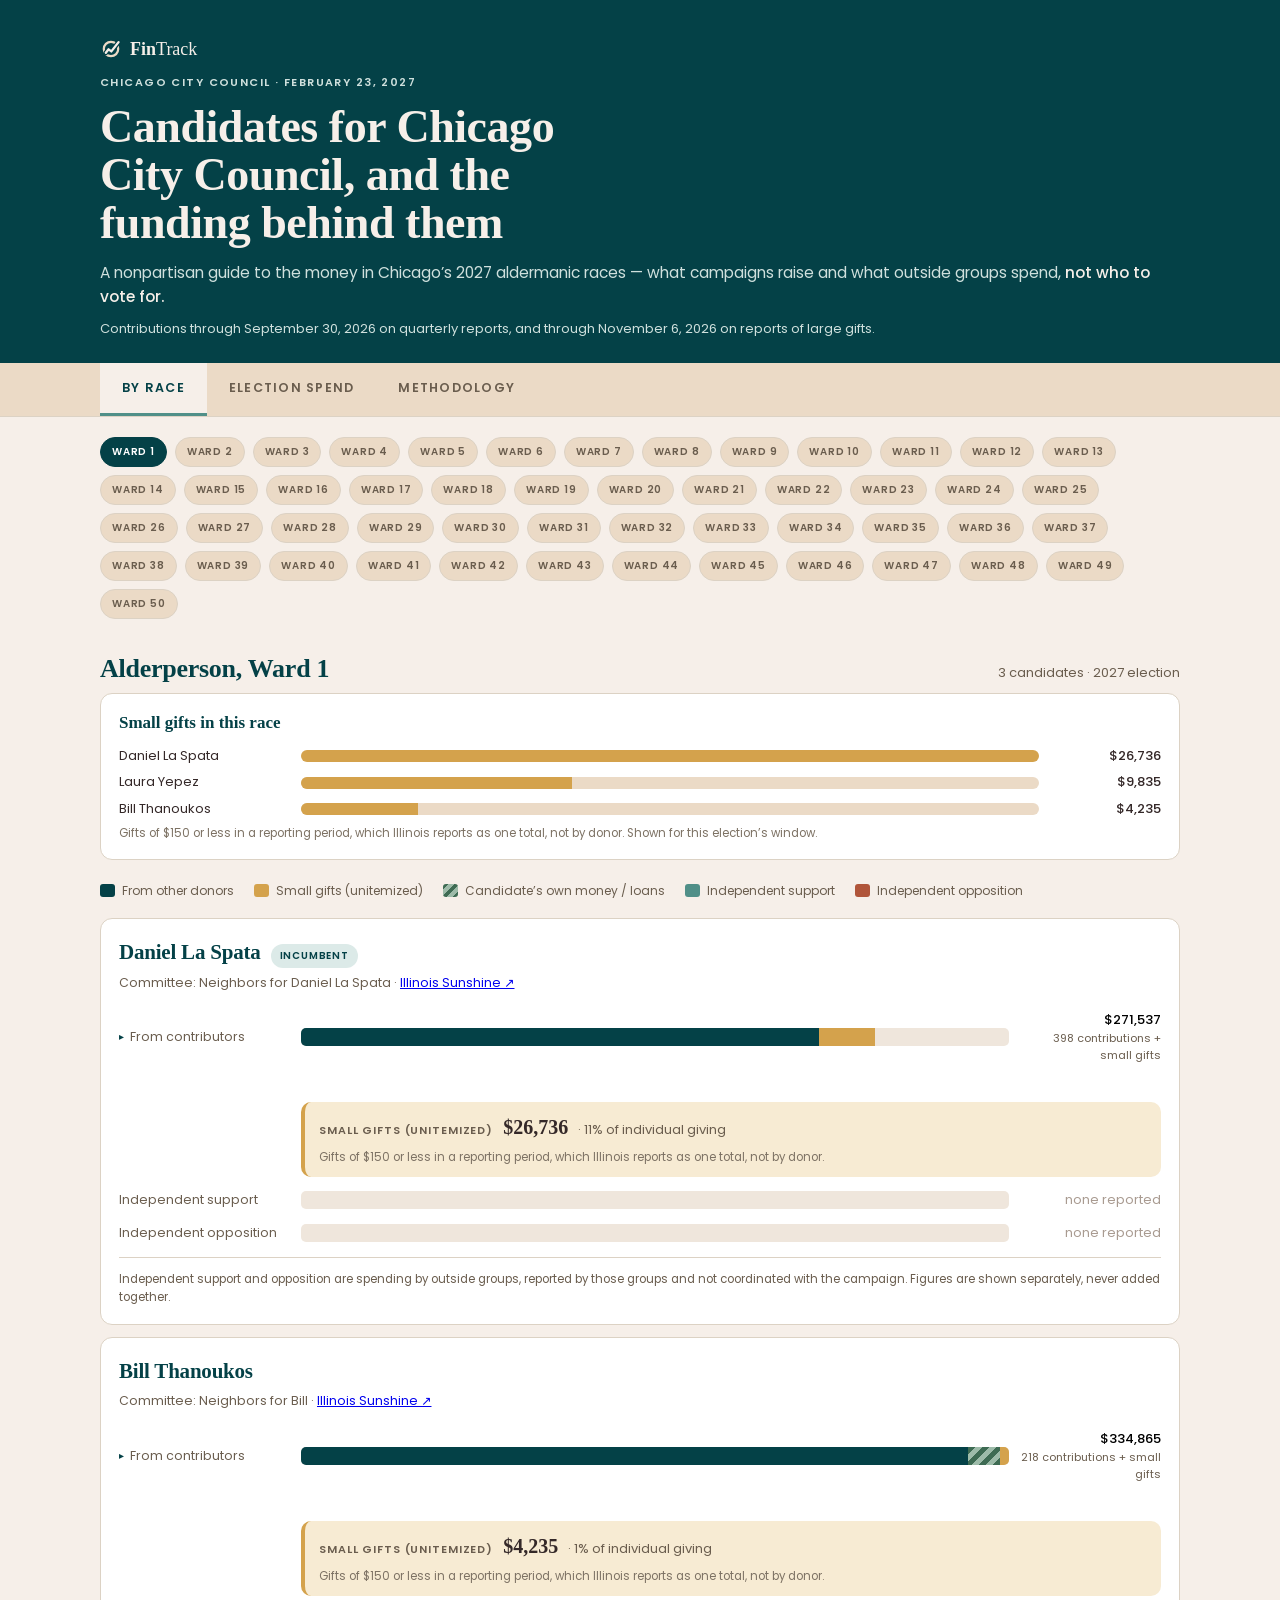
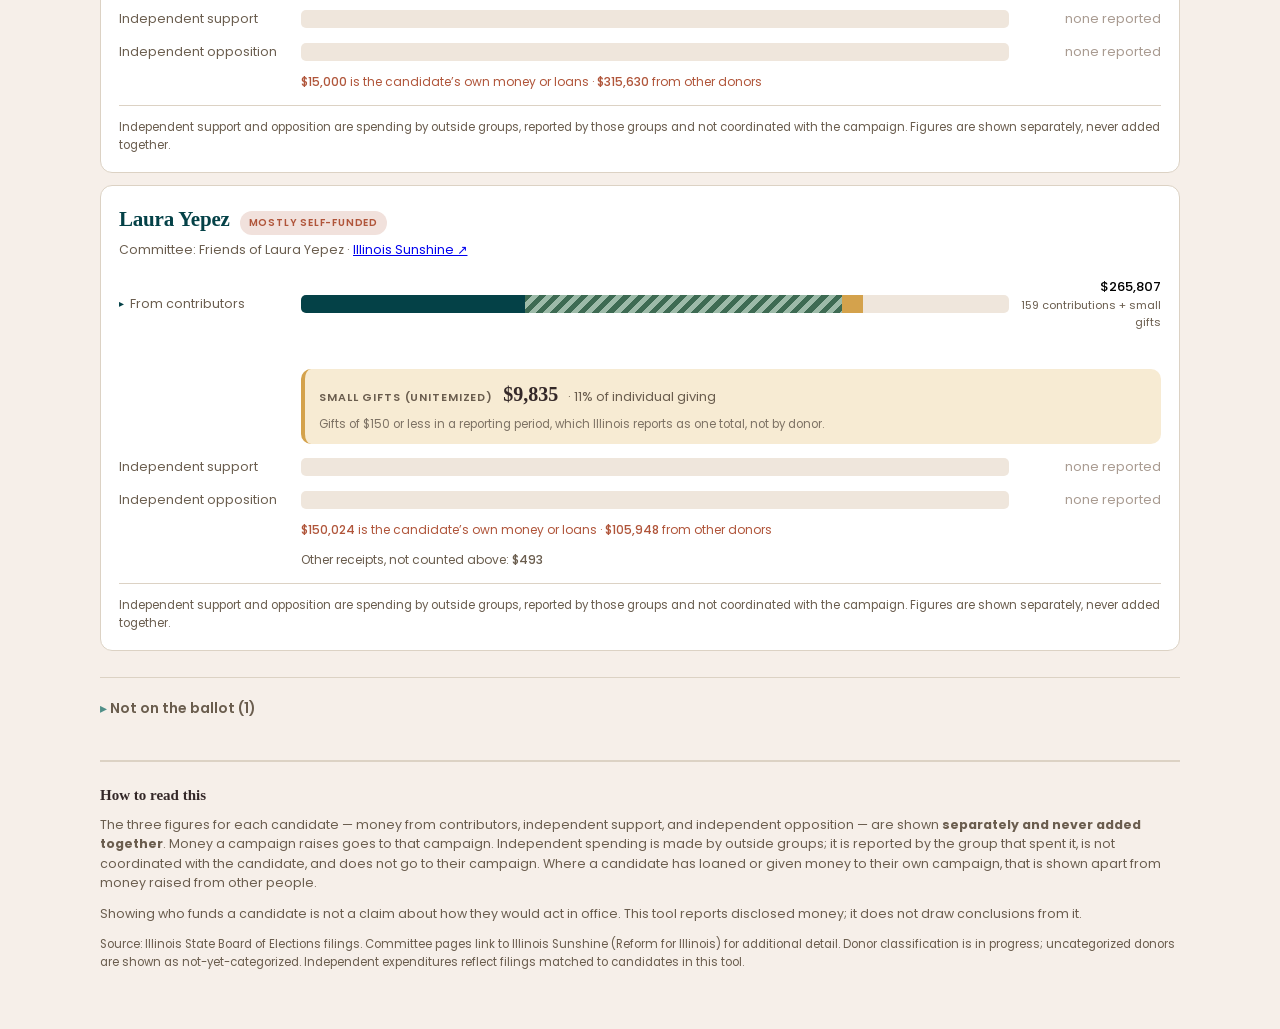
<file: campaign-finance/elections/embed/elections-embed.city-council.seo.html>
<!doctype html>
<html lang="en">
<head>
<meta charset="utf-8">
<meta name="viewport" content="width=device-width, initial-scale=1">
<link rel="preconnect" href="https://fonts.googleapis.com">
<link rel="preconnect" href="https://fonts.gstatic.com" crossorigin>
<link href="https://fonts.googleapis.com/css2?family=Poppins:wght@400;500;600;700&display=swap" rel="stylesheet">
</head>
<body style="margin:0">
<!-- ============================================================
     IPG Elections embed — paste this ENTIRE block into the CITY COUNCIL page's
     Squarespace Code Block. One file per page; data-office is already set below,
     so nothing here is edited by hand.
     Data is fetched at runtime from GitHub Pages (election-data.json).
     ============================================================ -->
<script type="application/ld+json">{"@context":"https://schema.org","@graph":[{"@type":"WebPage","@id":"https://www.publicgoodpolicy.org/city-council","name":"Candidates for Chicago City Council, and the funding behind them","description":"Who is running in Chicago’s 2027 aldermanic races and who is funding them: campaign receipts and outside spending in every ward, from state filings.","url":"https://www.publicgoodpolicy.org/city-council","isPartOf":{"@type":"WebSite","name":"Institute for the Public Good","url":"https://www.publicgoodpolicy.org"},"publisher":{"@type":"Organization","name":"Institute for the Public Good","url":"https://www.publicgoodpolicy.org"},"creator":[{"@type":"Organization","name":"Institute for the Public Good","url":"https://www.publicgoodpolicy.org"},{"@type":"Person","name":"Ishan Daya","url":"https://ishandaya.com"}]},{"@type":"Dataset","name":"Candidates for Chicago City Council, and the funding behind them","description":"Who is running in Chicago’s 2027 aldermanic races and who is funding them: campaign receipts and outside spending in every ward, from state filings.","url":"https://www.publicgoodpolicy.org/city-council","creator":[{"@type":"Organization","name":"Institute for the Public Good","url":"https://www.publicgoodpolicy.org"},{"@type":"Person","name":"Ishan Daya","url":"https://ishandaya.com"}],"publisher":{"@type":"Organization","name":"Institute for the Public Good","url":"https://www.publicgoodpolicy.org"},"isAccessibleForFree":true,"spatialCoverage":{"@type":"Place","name":"Chicago, Illinois"},"distribution":[{"@type":"DataDownload","encodingFormat":"application/json","contentUrl":"https://publicgoodpolicy.github.io/chi-council-votes/campaign-finance/election-data.city-council.json"}]}]}</script><div id="ipg-elect-root" data-office="city_council"><div class="wrap"><header class="masthead"><p class="track"><svg viewBox="0 0 32 32" width="22" height="22" aria-hidden="true" focusable="false"><circle cx="16" cy="16" r="10.5" fill="none" stroke="#EBDAC6" stroke-width="3.2"/><path d="M8.5 21.5 L12.5 16.5 L16.5 19.5 L27 6" fill="none" stroke="#044147" stroke-width="7" stroke-linecap="round" stroke-linejoin="round"/><path d="M8.5 21.5 L12.5 16.5 L16.5 19.5 L27 6" fill="none" stroke="#F6EFE9" stroke-width="3.4" stroke-linecap="round" stroke-linejoin="round"/></svg><span><b>Fin</b>Track</span></p><p class="eyebrow"><span class="box" aria-hidden="true"></span>Chicago City Council · February 23, 2027</p><h1>Candidates for Chicago City Council, and the funding behind them</h1><p class="lede">A nonpartisan guide to the money in Chicago’s 2027 aldermanic races — what campaigns raise and what outside groups spend, <strong>not who to vote for.</strong></p></header><details><summary>Read the full summary</summary><section><h2>Wards</h2><h3>Alderperson, Ward 1</h3><ul><li>Daniel La Spata</li><li>Bill Thanoukos</li><li>Laura Yepez</li></ul><h4>Not on the ballot</h4><p>These candidates are not on the February 23, 2027 ballot: they did not file nominating papers with the Chicago Board of Election Commissioners, or were removed after filing. Their committees’ money stays on the record.</p><ul><li>Laurie Logan</li></ul><h3>Alderperson, Ward 2</h3><ul><li>Brian Hopkins</li><li>Richard Omoniyi-Shoyoola</li></ul><h3>Alderperson, Ward 3</h3><ul><li>Pat Dowell</li><li>QuShona Molly Harris</li><li>Raheem Uqdah</li></ul><h4>Not on the ballot</h4><p>These candidates are not on the February 23, 2027 ballot: they did not file nominating papers with the Chicago Board of Election Commissioners, or were removed after filing. Their committees’ money stays on the record.</p><ul><li>James E Muhammad</li></ul><h3>Alderperson, Ward 4</h3><ul><li>Lamont J. Robinson</li></ul><h3>Alderperson, Ward 5</h3><ul><li>Ryan Greenlaw</li><li>Desmon C. Yancy</li></ul><h3>Alderperson, Ward 6</h3><ul><li>Curtiss S. Llong Bey</li><li>William E. Hall</li><li>Allyson Renee Scrutchens</li></ul><h4>Not on the ballot</h4><p>These candidates are not on the February 23, 2027 ballot: they did not file nominating papers with the Chicago Board of Election Commissioners, or were removed after filing. Their committees’ money stays on the record.</p><ul><li>Adrienne McFarland</li></ul><h3>Alderperson, Ward 7</h3><ul><li>Radyn Franc</li><li>Sheila Gunn-Ward</li><li>Gregory I. Mitchell</li><li>Nathaniel Pendleton</li><li>Cher Phillips</li><li>Samuel C. Sparks</li></ul><h3>Alderperson, Ward 8</h3><ul><li>Brittney Bee Gault</li><li>Michelle A. Harris</li><li>JD Jones</li><li>Yolonda Mack</li><li>Ruthie Moore</li></ul><h3>Alderperson, Ward 9</h3><ul><li>Anthony Beale</li><li>Cecelia Z. Harrison</li><li>Kenny Williams</li></ul><h4>Not on the ballot</h4><p>These candidates are not on the February 23, 2027 ballot: they did not file nominating papers with the Chicago Board of Election Commissioners, or were removed after filing. Their committees’ money stays on the record.</p><ul><li>Ernest Dawson</li></ul><h3>Alderperson, Ward 10</h3><ul><li>Peter Chico</li></ul><h3>Alderperson, Ward 11</h3><ul><li>Nicole T. Lee</li></ul><h3>Alderperson, Ward 12</h3><ul><li>Julia M. Ramirez</li><li>Carlos Sanchez</li><li>Claudia Zuno</li></ul><h3>Alderperson, Ward 13</h3><ul><li>Al Cacciottolo</li><li>Skyler Cepek</li><li>Keith M. Judge</li></ul><h4>Not on the ballot</h4><p>These candidates are not on the February 23, 2027 ballot: they did not file nominating papers with the Chicago Board of Election Commissioners, or were removed after filing. Their committees’ money stays on the record.</p><ul><li>Marty Quinn</li></ul><h3>Alderperson, Ward 14</h3><ul><li>Jeylu B. Gutierrez</li><li>Raul Reyes</li></ul><h3>Alderperson, Ward 15</h3><ul><li>Raymond A. Lopez</li></ul><h3>Alderperson, Ward 16</h3><ul><li>Cheryl Blackmond</li><li>Stephanie D. Coleman</li><li>Shenina Fletcher</li><li>Eddie Johnson III</li></ul><h3>Alderperson, Ward 17</h3><ul><li>Raynetta Greenleaf</li><li>David H. Moore</li><li>James &quot;Baldie&quot; Steward</li><li>Timothy &quot;Tim&quot; Thomas Jr.</li><li>Theodore Fulton Thompson</li></ul><h3>Alderperson, Ward 18</h3><ul><li>Nicole Allison</li><li>Joshua Barksdale</li><li>M. Artemiza &quot;Tammy&quot; Chavez</li><li>Derrick G. Curtis</li><li>Glenford Flowers Jr.</li><li>Toni C. Galloway</li></ul><h3>Alderperson, Ward 19</h3><ul><li>Bob Murphy</li><li>Jillian Robinson</li><li>Erin Ross</li></ul><h4>Not on the ballot</h4><p>These candidates are not on the February 23, 2027 ballot: they did not file nominating papers with the Chicago Board of Election Commissioners, or were removed after filing. Their committees’ money stays on the record.</p><ul><li>Matthew J. O&#39;Shea</li></ul><h3>Alderperson, Ward 20</h3><ul><li>Jarquetta Egeston</li><li>Tshey Gebre</li><li>Jennifer O. Maddox</li><li>Andre Smith</li><li>Jeanette B. Taylor</li></ul><h3>Alderperson, Ward 21</h3><ul><li>Ronnie L. Mosley</li></ul><h3>Alderperson, Ward 22</h3><ul><li>Elianne &quot;Ely&quot; Bahena</li></ul><h4>Not on the ballot</h4><p>These candidates are not on the February 23, 2027 ballot: they did not file nominating papers with the Chicago Board of Election Commissioners, or were removed after filing. Their committees’ money stays on the record.</p><ul><li>Michael D. Rodriguez</li></ul><h3>Alderperson, Ward 23</h3><ul><li>Leonardo Rojas-Banda</li><li>Silvana Tabares</li></ul><h3>Alderperson, Ward 24</h3><ul><li>Jamesenna Anderson</li><li>Monique L. Scott</li><li>Kiisha Smith</li></ul><h3>Alderperson, Ward 25</h3><ul><li>Miguel Chacon</li><li>Aida Flores</li><li>Chula C. Ortiz</li><li>Leonardo Quintero</li><li>Byron Sigcho-Lopez</li><li>Ian Watkins</li><li>Nubia Willman</li></ul><h3>Alderperson, Ward 26</h3><ul><li>Jessica L. Fuentes</li><li>Angee Gonzalez Rodriguez</li></ul><h3>Alderperson, Ward 27</h3><ul><li>Walter R. Burnett</li><li>Nathan F. Cornell</li><li>Mary Eason</li><li>Tyhesha C. Haynes</li><li>Dan Olas</li></ul><h3>Alderperson, Ward 28</h3><ul><li>Jason C. Ervin</li><li>Precious Joy Frasier</li></ul><h3>Alderperson, Ward 29</h3><ul><li>Yvette L. McKinnie</li><li>James Morgan</li><li>Chris Taliaferro</li></ul><h3>Alderperson, Ward 30</h3><ul><li>Ruth Cruz</li><li>Judy Velez</li></ul><h3>Alderperson, Ward 31</h3><ul><li>Ramona T. Bonilla-Anaiel</li><li>Felix Cardona, Jr.</li><li>Alonso Zaragoza</li></ul><h3>Alderperson, Ward 32</h3><ul><li>Patrick Gilsenan</li><li>Don Riley</li><li>Jonathan Stevanovich</li><li>Scott Waguespack</li></ul><h3>Alderperson, Ward 33</h3><ul><li>Maria Gordils</li><li>Michael Mogan</li><li>Rossana Rodriguez Sanchez</li></ul><h3>Alderperson, Ward 34</h3><ul><li>Nathan Bean</li><li>William Conway</li></ul><h3>Alderperson, Ward 35</h3><ul><li>Omari Bektemba</li><li>Anthony J. Quezada</li><li>Daniel Tobon</li></ul><h3>Alderperson, Ward 36</h3><ul><li>Luis M. Gomez Jr.</li><li>Gilbert Villegas</li></ul><h3>Alderperson, Ward 37</h3><ul><li>Carmelita P. Earls</li><li>Kobey Lofton</li><li>Emma Mitts</li><li>Michael Patrick Murphy</li><li>Howard Ray</li></ul><h3>Alderperson, Ward 38</h3><ul><li>Agnieszka Kozielska</li><li>Nicholas Sposato</li></ul><h3>Alderperson, Ward 39</h3><ul><li>Samantha Nugent</li></ul><h3>Alderperson, Ward 40</h3><ul><li>Andre Vasquez, Jr.</li></ul><h3>Alderperson, Ward 41</h3><ul><li>Anthony V. Napolitano</li></ul><h3>Alderperson, Ward 42</h3><ul><li>Deborah Lane</li><li>Brendan Reilly</li></ul><h3>Alderperson, Ward 43</h3><ul><li>Michael Keating</li><li>Timothy R. Knudsen</li></ul><h3>Alderperson, Ward 44</h3><ul><li>DJ Doran</li><li>Bennett R. Lawson</li><li>Kalen Luciano</li></ul><h3>Alderperson, Ward 45</h3><ul><li>James M. Gardiner</li><li>S Gronkiewicz</li><li>Leah Pouw</li></ul><h3>Alderperson, Ward 46</h3><ul><li>Abdallah J. Alkodah</li><li>Angela Clay</li><li>Nicole A. Edelman</li><li>Onita Patricia Ann Mack</li></ul><h3>Alderperson, Ward 47</h3><ul><li>Matthew J. Martin</li></ul><h3>Alderperson, Ward 48</h3><ul><li>Justin Carmien</li><li>Leni Manaa-Hoppenworth</li><li>Troy McMillian</li></ul><h3>Alderperson, Ward 49</h3><ul><li>Maria E. Hadden</li><li>William &quot;Bill&quot; Morton</li><li>Peter Normand</li><li>Dongbo Mark Su</li></ul><h3>Alderperson, Ward 50</h3><ul><li>Debra L. Silverstein</li></ul></section><footer><h3>How to read this</h3><p>The three figures for each candidate — money from contributors, independent support, and independent opposition — are shown <strong>separately and never added together</strong>. Money a campaign raises goes to that campaign. Independent spending is made by outside groups; it is reported by the group that spent it, is not coordinated with the candidate, and does not go to their campaign. Where a candidate has loaned or given money to their own campaign, that is shown apart from money raised from other people.</p><p>Showing who funds a candidate is not a claim about how they would act in office. This tool reports disclosed money; it does not draw conclusions from it.</p><p class="src">Source: Illinois State Board of Elections filings. Committee pages link to Illinois Sunshine (Reform for Illinois) for additional detail. Donor classification is in progress; uncategorized donors are shown as not-yet-categorized. Independent expenditures reflect filings matched to candidates in this tool.</p></footer><section><div class="methodology"><h2>How this tool is built</h2><p>This page covers campaign finance for Chicago's city council elections.</p><p>Candidates are those who filed nominating papers for the February 23, 2027 election, as listed by the Chicago Board of Election Commissioners; candidates who formed committees but did not file, or were later removed, are kept under ‘Not on the ballot.’</p><p>Contribution data comes from committee filings with the Illinois State Board of Elections.</p><p>Contributions are counted by date within each election's window, not by the cycle label a filing carries.</p><p>Some candidates move money into their campaign committee from another committee of their own, such as a fund for a state or federal office. We count it in the total raised and label it “From the candidate’s other committee.” It is not the candidate’s personal money, and it is not a contribution from an outside donor. We mark only committees we have confirmed belong to the same person.</p><p>A loan to a committee is counted in what the candidate raised, as the committee filed it. A candidate’s own loans are shown with the candidate’s own money. A loan is money the committee may have to pay back; it is not a gift.</p><p>Illinois reports a donor’s gifts by name once they pass $150 in a reporting period. Smaller gifts are reported as one total for each report, with no donor named. We count that total in what a candidate raised and show it as “Small gifts (unitemized),” never as a donor. Each report’s total belongs to the election whose window its reporting period ends in.</p><p>Some filings list the same gift more than once: the same donor, date and amount on one report. We keep every line as filed, because the filings can’t tell a repeated gift from a filer’s double entry.</p><p>Where we group a donor’s records, the tool shows the group’s name, and search finds the donor by the group’s name or by any name as filed.</p><h3>We check our numbers against the committees’ own sworn totals</h3><p>Every update, our itemized data is reconciled against each committee’s sworn direct-contribution totals, period by period, and every divergence is individually accounted for and disclosed — where a committee’s sworn cover total exceeds what its own itemized schedules account for, a divergence in the source filings themselves, which we disclose rather than reconstruct. See <a href="https://publicgoodpolicy.github.io/chi-council-votes/campaign-finance/elections/reconciliation-report.json" target="_blank" rel="noopener">the full reconciliation report</a> for the current match rate and <a href="https://publicgoodpolicy.github.io/chi-council-votes/campaign-finance/elections/known-gaps.json" target="_blank" rel="noopener">the known-gaps ledger</a> for each disclosed divergence.</p><p>Both verification artifacts are public: <a href="https://publicgoodpolicy.github.io/chi-council-votes/campaign-finance/elections/reconciliation-report.json" target="_blank" rel="noopener">the full reconciliation report</a> and <a href="https://publicgoodpolicy.github.io/chi-council-votes/campaign-finance/elections/known-gaps.json" target="_blank" rel="noopener">the known-gaps ledger</a>, which records each disclosed divergence with its evidence. This verification covers direct contributions to candidate committees; independent-expenditure filings are ingested from SBE but not yet independently reconciled the same way.</p><p class="meth-credit">Designed and constructed by Ishan Daya and the Institute for the Public Good.</p></div></section></details></div></div>
<script>
/* Elections embed — DATA layer (pure, dual-runtime).
 *
 * No window / document / fetch / localStorage. Node can require() this for the
 * future SEO pre-render; the browser app layer (B2+) loads it as a global.
 *
 *   loadData(parsedJson) -> ONE memoized single-pass index
 *   candidateFigures(index, candidateId, cycle)  // cycle=null => all-time
 *   viewModels.raceBrowse(index, office, cycle)
 *   viewModels.raceView(index, raceId, cycle)
 *
 * The index is built in a single pass over contributions and a single pass over
 * IEs (O(C+I)); view models read pre-bucketed rows (no donors x contributions
 * nested scan — that was the council Compare-by-Donor regression).
 */
(function (root, factory) {
  if (typeof module !== 'undefined' && module.exports) module.exports = factory();
  else root.ElectData = factory();
})(typeof self !== 'undefined' ? self : this, function () {
  'use strict';

  // Office page -> the race.office values it owns.
  var OFFICE_RACE_OFFICES = {
    school_board: ['school_board_president', 'school_board_member'],
    city_council: ['alderperson'],
    mayor: ['mayor']
    // NOTE: city_clerk / city_treasurer races exist in the data but have no page
    // among the three Code Blocks (flagged in HALT 1) — intentionally unmapped.
  };

  // How each office page groups its races (sub-tabs / pickers).
  var OFFICE_GROUPS = {
    school_board: [
      { label: 'School Board', offices: ['school_board_president', 'school_board_member'] }
    ],
    city_council: [{ label: 'Wards', offices: ['alderperson'] }],
    mayor: [{ label: 'Mayor', offices: ['mayor'] }]
  };

  // Cycles never shown (out of SBE range / unattributable). Always excluded.
  var EXCLUDED_CYCLES = { 'pre-2011': 1, 'undated': 1 };
  var DUES_TYPE = 'IE Committee Dues Transfer';
  // AUDIT-2 M2: a committee's "other receipts" (money it takes in that is not a contribution, a
  // transfer in or a loan) leave every figure and every list, with the dues. ONE predicate for the
  // exclusion set, read at every site that aggregates rows (PS-94). A row on the own-committee
  // list keeps its M5 treatment whatever its filed type (PS-142, "as filed").
  var OTHER_RECEIPT_TYPE = 'Other Receipt';
  function isOtherReceipt(c) { return c.contribution_type === OTHER_RECEIPT_TYPE && !c.is_own_committee; }
  function excludedType(c) { return c.contribution_type === DUES_TYPE || isOtherReceipt(c); }

  // Election windows — mirrors campaign-finance/elections/election-windows.json (the
  // browser embed can't read that file at runtime). A finance row slices to an election
  // by FILING DATE in [start,end] inclusive; start:null = open-ended past. This is the
  // ADDITIVE per-election date filter layered onto the existing cycle filtering (2024 &
  // 2026 both live in cycle '2027', so only a date slice separates them). Keep in sync.
  // D-20 (PS-110): municipal's start is the 2027 council-era boundary from the repo's CYCLES
  // table, NOT the school-board `start: null` idiom. That idiom was harmless only because no
  // school-board committee predated the tool's subject; council incumbent committees carry
  // receipts back to 1999, and an open past would pour up to sixteen years of them into a
  // single "2027" figure — the coverage misstatement PS-93 exists to prevent.
  // FIX-1 (E1): school board's 2024 window starts 2024-01-01. The open start was harmless
  // only while no committee predated the tool's subject; once independent-expenditure funders
  // count toward an office view it put ten years of IE-committee gifts into "2024" (the
  // numbers audit, 2026-09-29). Money before a window is stated, never folded in
  // (preWindowReceipts below).
  var ELECTION_WINDOWS = {
    school_board: {
      '2024': { start: '2024-01-01', end: '2024-12-31' },
      '2026': { start: '2025-01-01', end: '2026-12-31' } },
    municipal: {
      '2027': { start: '2023-05-15', end: '2027-12-31' } } };
  // D-18 (PS-108): the office-type table replacing the prefix test. It enumerates BOTH
  // keyspaces officeType is called with — the page office (school_board / city_council /
  // mayor, from selectorOptions, spendWin, spendElectionIds, electionOf) and race.office
  // (from raceWin and resolvePersonRef). The prefix test collapsed both for school board by
  // accident, since `school_board` prefixes its own race offices; municipal has no such
  // relationship (`city_council` and `alderperson` share nothing), so a page-office-only
  // table would silently break raceWin and resolvePersonRef. city_clerk / city_treasurer are
  // included as TABLE entries only — their races remain reachable from no page — because
  // excluding them would recreate the null-collapse for two races if either ever carries
  // finance. The Python mirror is build_rollups.OFFICE_TYPE; [MUNI/TABLE] pins them together
  // against an independently stated oracle, since one predicate cannot span two languages.
  var OFFICE_TYPE = {
    school_board: 'school_board',
    school_board_president: 'school_board',
    school_board_member: 'school_board',
    city_council: 'municipal',
    alderperson: 'municipal',
    mayor: 'municipal',
    city_clerk: 'municipal',
    city_treasurer: 'municipal'
  };
  function officeType(office) { return OFFICE_TYPE[office] || null; }
  function winFor(office, electionId) {
    var t = officeType(office), o = t && ELECTION_WINDOWS[t]; return (o && o[electionId]) || null;
  }
  function inWindow(date, win) {
    return !!win && !!date && (win.start == null || date >= win.start) && (win.end == null || date <= win.end);
  }
  // Ruling 82a: the cycle a dated figure belongs to, from the artifact's own cycle table
  // ({code: {start, end}}). A date before every cycle reads 'pre-2011' (an EXCLUDED cycle), and
  // a date in no cycle reads 'undated', so the figure stays out of every in-subject sum.
  function cycleOfDate(table, date) {
    if (!date) return 'undated';
    var earliest = null;
    for (var code in table) {
      if (!table.hasOwnProperty(code)) continue;
      var cy = table[code] || {};
      if (cy.start && (earliest == null || cy.start < earliest)) earliest = cy.start;
      if ((cy.start == null || date >= cy.start) && (cy.end == null || date <= cy.end)) return code;
    }
    return (earliest != null && date < earliest) ? 'pre-2011' : 'undated';
  }
  // Which election a dated row belongs to (office-aware). Returns the election id or null.
  function electionOf(office, date) {
    var t = officeType(office), o = t && ELECTION_WINDOWS[t];
    if (!o || !date) return null;
    for (var id in o) { if (o.hasOwnProperty(id) && inWindow(date, o[id])) return id; }
    return null;
  }
  // A1 (PS-79): a race's OWN election window — the year prefix of race.election_id keyed
  // into its office's window table. This is the join between the two election-id keyspaces
  // (full election_id vs short window id) that previously existed nowhere in this file;
  // windowing is a property of the race's election, never of TOGGLE_RACES membership.
  function raceWin(race) {
    var m = /^(\d{4})-/.exec((race && race.election_id) || '');
    return m ? winFor(race.office, m[1]) : null;
  }
  // B1 (PS-79): a per-candidate surface that cannot resolve its window fails LOUD — it
  // never renders an unwindowed total. Called only where finance exists to filter, so
  // window-less races with no money (the latent municipal pages, F4) render untouched.
  function requireWin(race) {
    var w = raceWin(race);
    if (!w) throw new Error('[PS-79/B1] race ' + race.id + ' (' + (race.election_id || 'no election id') +
      ') has finance but no election window - refusing an unwindowed per-candidate total; ' +
      'add the window to ELECTION_WINDOWS (and election-windows.json)');
    return w;
  }
  // Union window across all of an office's elections (earliest start, latest end). An
  // open (null) bound on any window makes that side of the union open. For school_board:
  // [null, 2026-12-31] = 2024 + 2026 — the "All elections" default for the spend tab.
  function unionWindow(office) {
    var t = officeType(office), o = t && ELECTION_WINDOWS[t];
    if (!o) return null;
    var ids = Object.keys(o), start = null, end = null, openStart = false, openEnd = false;
    for (var i = 0; i < ids.length; i++) {
      var w = o[ids[i]];
      if (w.start == null) openStart = true; else if (start == null || w.start < start) start = w.start;
      if (w.end == null) openEnd = true; else if (end == null || w.end > end) end = w.end;
    }
    return { start: openStart ? null : start, end: openEnd ? null : end };
  }
  // Election ids for an office, newest first (e.g. ["2026","2024"]).
  function spendElectionIds(office) {
    var t = officeType(office), o = t && ELECTION_WINDOWS[t];
    return o ? Object.keys(o).sort().reverse() : [];
  }
  // Resolve a spend-filter selection ('all' | electionId) to a date window. 'all' = union.
  function spendWin(office, sel) { return (sel == null || sel === 'all') ? unionWindow(office) : winFor(office, sel); }
  // Global election selector options (SCOPE-UI): the ratified `{year} {body}` PATTERN —
  // ids from the office's window table (newest first), body from a per-office-type label.
  // A future election is a data addition (window entry + body label), never a copy edit.
  // The former per-spend-tab This/Last/All filter is retired: the global selector is the
  // ONE control answering the election question, and no cross-election ('all') time scope
  // is offered anywhere (ruled at SCOPE-UI G1/A1).
  // D-23 (PS-113): city_council and mayor share the `municipal` type, so both pages would
  // draw the identical "{year} Municipal" label. That is accepted as DORMANT, not fixed: the
  // selector renders only at options.length >= 2 (render.js selectorNav) and municipal has
  // one window, so the label reaches no page until a second municipal election is authored.
  // Distinguishing the two per office is banked for that day; per-office types duplicating
  // identical window dates would buy an invisible string with a real drift surface.
  var OFFICE_BODY_LABEL = { school_board: 'School Board', municipal: 'Municipal' };
  function selectorOptions(office) {
    var t = officeType(office), body = t && OFFICE_BODY_LABEL[t];
    if (!body) return [];
    return spendElectionIds(office).map(function (id) { return { id: id, label: id + ' ' + body }; });
  }

  // ---- stable, URL-safe slugs (locked scheme: e.g. "bruce-leon-district-2a") ----
  // Pure + deterministic so the browser app and the future SEO pre-render derive
  // identical paths from the same data.
  function kebab(s) {
    return String(s == null ? '' : s).toLowerCase().replace(/[^a-z0-9]+/g, '-').replace(/^-+|-+$/g, '');
  }
  // Elections whose race slugs are the public/canonical ones — emitted BARE so existing
  // URLs never change. Any OTHER election (the historical 2024 school board; boundaries
  // redrawn with no crosswalk) gets its year prefixed, so cross-cycle district labels can
  // never collide on the slug->id map. Keying off election_id makes the map collision-proof
  // (Gate-1 ruling) without touching a single existing slug.
  var BARE_SLUG_ELECTIONS = { '2026-school-board': 1, '2027-municipal': 1 };
  function electionSlugPrefix(race) {
    if (!race.election_id || BARE_SLUG_ELECTIONS[race.election_id]) return '';
    var m = /^(\d{4})-/.exec(race.election_id);
    return m ? m[1] + '-' : '';
  }
  function raceSlug(race) {
    var base;
    if (race.district) base = kebab(race.district);              // "District 2A" -> "district-2a"
    else if (race.ward) base = 'ward-' + race.ward;             // ward "23"      -> "ward-23"
    else base = kebab({ school_board_president: 'school-board-president', mayor: 'mayor',
                   city_clerk: 'city-clerk', city_treasurer: 'city-treasurer' }[race.office] || race.office);
    return electionSlugPrefix(race) + base;                      // "2024-district-3" for the 2024 backfill
  }
  function candidateSlug(cand, race) { return kebab(cand.name) + '-' + raceSlug(race); }
  function raceCode(race) {           // short chip label
    if (race.district) return String(race.district).replace(/^District\s+/i, '');  // "2A"
    if (race.ward) return 'Ward ' + race.ward;
    return ({ school_board_president: 'President', mayor: 'Mayor',
              city_clerk: 'Clerk', city_treasurer: 'Treasurer' }[race.office]) || race.label;
  }
  function officeFriendly(office) {   // for the "running for X" note
    return ({ school_board_president: 'Board President', school_board_member: 'School Board',
              alderperson: 'City Council', mayor: 'Mayor',
              city_clerk: 'City Clerk', city_treasurer: 'City Treasurer' }[office]) || office;
  }

  function round2(n) { return Math.round((n + Number.EPSILON) * 100) / 100; }

  // M5 (ratified 2026-10-02): the candidate's own money is decided by the per-row `is_self`
  // stamp on EVERY surface. The donor-wide test this file once applied to the card figures
  // (any loan, any donor typed Candidate, any donor tagged self-funding) is retired: it counted
  // a same-surname relative's gift or loan as the candidate's own and missed a candidate whose
  // donor record was not typed. A transfer from the candidate's other committee is its own
  // figure (`is_own_committee`, stamped from the closed list), neither own money nor a donor's.

  function loadData(json, opts) {
    opts = opts || {};
    var races = json.races || [];
    var candidates = json.candidates || [];
    var committees = json.committees || {};
    var donors = json.donors || {};
    var contributions = json.contributions || [];
    var ies = json.independent_expenditures || [];

    var raceById = {}, candidateById = {}, candidatesByRace = {};
    for (var i = 0; i < races.length; i++) raceById[races[i].id] = races[i];
    for (var j = 0; j < candidates.length; j++) {
      var cnd = candidates[j];
      candidateById[cnd.id] = cnd;
      (candidatesByRace[cnd.race_id] || (candidatesByRace[cnd.race_id] = [])).push(cnd);
    }

    // Office scope (opts.office): keep only IEs whose TARGET candidate runs for
    // this office, so council/municipal IE activity never bleeds into a
    // school-board view. inScopeCand=null means no scoping (all offices).
    var officeSet = opts.office ? OFFICE_RACE_OFFICES[opts.office] : null;
    var inScopeCand = null;
    if (officeSet) {
      inScopeCand = {};
      for (var s = 0; s < candidates.length; s++) {
        var rc = raceById[candidates[s].race_id];
        if (rc && officeSet.indexOf(rc.office) >= 0) inScopeCand[candidates[s].id] = 1;
      }
    }

    // committee key <-> candidate_id, and the committee meta lookup
    var candByCommittee = {};            // committee key -> candidate_id
    var committeeKeyByCandidate = {};    // candidate_id  -> committee key
    for (var key in committees) {
      if (!committees.hasOwnProperty(key)) continue;
      var cid = committees[key].candidate_id;
      if (cid) { candByCommittee[key] = cid; committeeKeyByCandidate[cid] = key; }
    }
    // Ruling 74a (display 76b): unitemized individual contributions, one figure per final D-2
    // report on the committee (apply_unitemized.py). Committee grain only — never a donor or a
    // row (PS-96). Ruling 82a: a report's figure belongs to the window and cycle its period END
    // falls in.
    var cycleTable = json.cycles || {};
    var smallGiftsByCandidate = {};   // candidate_id -> [{ end, amount, cycle }]
    for (var skey in committees) {
      if (!committees.hasOwnProperty(skey)) continue;
      var scid = committees[skey].candidate_id, sper = committees[skey].unitemized_periods;
      if (!scid || !sper || !sper.length) continue;
      var slist = smallGiftsByCandidate[scid] || (smallGiftsByCandidate[scid] = []);
      for (var sp = 0; sp < sper.length; sp++) {
        slist.push({ end: sper[sp].end, amount: sper[sp].amount || 0, cycle: cycleOfDate(cycleTable, sper[sp].end) });
      }
    }

    var directByCandidate = {};    // candidate_id -> [contrib rows]
    var fundersBySpender = {};     // spender committee key -> [contrib rows]  (second hop)
    var parentRollup = {};         // parent_id -> { parent_id, name, rows:[] }
    var industryByCandidate = {};  // candidate_id -> { industry -> {direct, support, oppose} }  (B4)
    var flagByCandidate = {};      // candidate_id -> { flagType -> {amount, count} }            (B4)
    var cyclesSeen = {};
    var stats = { contributionRowsVisited: 0, ieRowsVisited: 0 }, through = { quarterly: null, largeGift: null };

    // ---- single pass over contributions ----
    for (var k = 0; k < contributions.length; k++) {
      stats.contributionRowsVisited++;
      var ct = contributions[k]; noteThrough(through, ct);   // AUDIT-2 (PS-156): every row, before any scope test
      var ck = ct.committee_id;
      var candId = candByCommittee[ck];
      var donor = donors[ct.donor_id];
      var inScope = !EXCLUDED_CYCLES[ct.cycle] && !excludedType(ct);
      if (inScope && ct.cycle) cyclesSeen[ct.cycle] = 1;

      if (candId) {
        (directByCandidate[candId] || (directByCandidate[candId] = [])).push(ct);
        if (inScope) {
          var amt = ct.amount || 0;
          var inds = (donor && donor.industries && donor.industries.length) ? donor.industries : ['uncategorized'];
          var ibc = industryByCandidate[candId] || (industryByCandidate[candId] = {});
          for (var a = 0; a < inds.length; a++) {
            var slot = ibc[inds[a]] || (ibc[inds[a]] = { direct: 0, support: 0, oppose: 0 });
            slot.direct = round2(slot.direct + amt);
          }
          var flags = (donor && donor.flags) || [];
          if (flags.length) {
            var fbc = flagByCandidate[candId] || (flagByCandidate[candId] = {});
            for (var f = 0; f < flags.length; f++) {
              var ft = (flags[f] && flags[f].type) || String(flags[f]);
              var fslot = fbc[ft] || (fbc[ft] = { amount: 0, count: 0 });
              fslot.amount = round2(fslot.amount + amt); fslot.count++;
            }
          }
        }
      } else {
        var cm = committees[ck];
        if (cm && cm.type === 'independent_expenditure') {
          (fundersBySpender[ck] || (fundersBySpender[ck] = [])).push(ct);
        }
      }

      // parent rollup (browse-donors / contributor drill-down) — all contributions
      if (donor) {
        var pid = donor.parent_id || ct.donor_id;
        var pr = parentRollup[pid] ||
          (parentRollup[pid] = { parent_id: pid, name: (donors[pid] && donors[pid].name) || donor.name, rows: [] });
        pr.rows.push(ct);
      }
    }

    // ---- single pass over IEs ----
    var ieByCandidate = {};  // candidate_id -> {support:[], oppose:[]}
    var iesBySpender = {};   // spender committee key -> [ie rows]
    var inScopeIE = {};      // IE committee keys with >=1 kept IE (office-scoped)
    for (var m = 0; m < ies.length; m++) {
      stats.ieRowsVisited++;
      var ie = ies[m];
      // item 5: a candidate's OWN committee is never an independent spender
      if (candByCommittee[ie.spender_committee_id]) continue;
      // item 4: office scope — drop IEs whose target runs for another office
      if (inScopeCand && !inScopeCand[ie.target_candidate_id]) continue;
      if (ie.spender_committee_id) {
        (iesBySpender[ie.spender_committee_id] || (iesBySpender[ie.spender_committee_id] = [])).push(ie);
        inScopeIE[ie.spender_committee_id] = 1;
      }
      var tcand = ie.target_candidate_id;
      if (!tcand) continue;
      var bucket = ieByCandidate[tcand] || (ieByCandidate[tcand] = { support: [], oppose: [] });
      (ie.stance === 'oppose' ? bucket.oppose : bucket.support).push(ie);
      if (!EXCLUDED_CYCLES[ie.cycle]) {
        if (ie.cycle) cyclesSeen[ie.cycle] = 1;
        var sp = committees[ie.spender_committee_id];
        var tags = (sp && sp.industry_tags) || [];
        var ibc2 = industryByCandidate[tcand] || (industryByCandidate[tcand] = {});
        var field = ie.stance === 'oppose' ? 'oppose' : 'support';
        for (var t = 0; t < tags.length; t++) {
          var s2 = ibc2[tags[t]] || (ibc2[tags[t]] = { direct: 0, support: 0, oppose: 0 });
          s2[field] = round2(s2[field] + (ie.amount || 0));
        }
      }
    }

    // slug -> id resolvers (for app navigation + SEO paths)
    var raceBySlug = {}, candidateBySlug = {};
    for (var ri = 0; ri < races.length; ri++) raceBySlug[raceSlug(races[ri])] = races[ri].id;
    for (var ci = 0; ci < candidates.length; ci++) {
      var cc = candidates[ci], rr = raceById[cc.race_id];
      if (rr) candidateBySlug[candidateSlug(cc, rr)] = cc.id;
    }

    // Affiliated-entity rollup metadata (parent -> {members, roles, ...}), keyed by the
    // canonical (parent) donor id, so the donor popup can show the entity breakdown.
    var donorClusters = json.donor_clusters || {};
    var clusterByParent = {};
    for (var ccid in donorClusters) {
      if (!donorClusters.hasOwnProperty(ccid)) continue;
      var _cl = donorClusters[ccid];
      if (_cl && _cl.canonical_id) clusterByParent[_cl.canonical_id] = _cl;
    }
    // F-1 (rulings 128-3, 131-1): an office file (election-data.<office>.json) carries this
    // office's committees and contributions only. Three fields keep the page what it was on
    // the full file: parent_order (the full file's parent order, so equal totals keep their
    // order), own_committee_givers (the "Candidate's other committee" chip reads every gift,
    // M5, including gifts to another office), and other_office_giving (each donor's giving to
    // the other offices, per election window, computed by donorFootprint on the full file).
    // The full file carries none of them, and loads as before.
    if (json.parent_order) {
      var _po = {}, _seen = {};
      for (var poi = 0; poi < json.parent_order.length; poi++) {
        var _pk = json.parent_order[poi];
        if (parentRollup.hasOwnProperty(_pk) && !_seen[_pk]) { _po[_pk] = parentRollup[_pk]; _seen[_pk] = 1; }
      }
      for (var _rk in parentRollup) if (parentRollup.hasOwnProperty(_rk) && !_seen[_rk]) _po[_rk] = parentRollup[_rk];
      parentRollup = _po;
    }
    var ownGivers = null;
    if (json.own_committee_givers) { ownGivers = {}; for (var ogi = 0; ogi < json.own_committee_givers.length; ogi++) ownGivers[json.own_committee_givers[ogi]] = 1; }
    return {
      officeSlice: json.office_slice || null, ownGivers: ownGivers, otherOfficeGiving: json.other_office_giving || null,
      races: races, candidates: candidates, committees: committees, donors: donors,
      donorClusters: donorClusters, clusterByParent: clusterByParent,
      industryTags: json.industry_tags || {}, flagTypes: json.flag_types || {},
      rollups: json.rollups || {},
      // CNCL-DATA-1 P2.1 W7 — C4's two figures, carried on the index rather than on `verify`.
      // `verify` is the two RUNTIME VERIFICATION artifacts (reconciliation-report.json,
      // known-gaps.json), fetched separately and allowed to fail without taking the page with
      // them; `dues_excluded` is a field of the DATA artifact this index was built from. Putting
      // it on `verify` would say it can go missing independently of the data, which is false,
      // and would make C4's "from the artifact the surface serves" a lie about which artifact.
      // Passed through unnormalized: an absent or malformed field must arrive as undefined so
      // C4 does not render at all (figure posture (i)), never as a zeroed default.
      duesExcluded: json.dues_excluded || null,
      raceById: raceById, candidateById: candidateById, candidatesByRace: candidatesByRace,
      candByCommittee: candByCommittee, committeeKeyByCandidate: committeeKeyByCandidate,
      smallGiftsByCandidate: smallGiftsByCandidate,
      directByCandidate: directByCandidate, ieByCandidate: ieByCandidate, iesBySpender: iesBySpender,
      inScopeIE: inScopeIE, office: opts.office || null, dataThrough: through,   // AUDIT-2 (PS-156)
      fundersBySpender: fundersBySpender, parentRollup: parentRollup,
      industryByCandidate: industryByCandidate, flagByCandidate: flagByCandidate,
      raceBySlug: raceBySlug, candidateBySlug: candidateBySlug,
      cyclesSeen: cyclesSeen, _stats: stats, _memo: {}
    };
  }

  function sumIE(list, cycle, win) {
    var s = 0, n = 0;
    for (var i = 0; i < list.length; i++) {
      var ie = list[i];
      if (EXCLUDED_CYCLES[ie.cycle]) continue;
      if (cycle != null && ie.cycle !== cycle) continue;
      if (win && !inWindow(ie.date, win)) continue;
      s += ie.amount || 0; n++;
    }
    return { amount: s, count: n };
  }

  // The three money figures, kept SEPARATE — never summed into one number.
  // cycle = null -> all-time (all non-excluded cycles); else a specific cycle code.
  function candidateFigures(index, candidateId, cycle, win) {
    var direct = index.directByCandidate[candidateId] || [];
    var total = 0, self = 0, own = 0, count = 0, other = 0, otherCount = 0, indiv = 0;
    for (var i = 0; i < direct.length; i++) {
      var c = direct[i];
      if (EXCLUDED_CYCLES[c.cycle]) continue;
      if (c.contribution_type === DUES_TYPE) continue;
      if (cycle != null && c.cycle !== cycle) continue;
      if (win && !inWindow(c.date, win)) continue;
      if (isOtherReceipt(c)) { other += c.amount || 0; otherCount++; continue; }   // M2: stated, never counted
      var a = c.amount || 0;
      total += a; count++;
      if (c.is_self) self += a;
      else if (c.is_own_committee) own += a;
      else { var dn = index.donors && index.donors[c.donor_id]; if (dn && dn.type === 'Individual') indiv += a; }
    }
    // Ruling 74a/82a: small gifts in the same scope, by period end. Ruling 83a: their share is of
    // individual giving = itemized gifts from individual donors (not the candidate's own money,
    // not the candidate's other committee) + small gifts.
    var sg = index.smallGiftsByCandidate ? (index.smallGiftsByCandidate[candidateId] || []) : [];
    var small = 0, reports = 0;
    for (var j = 0; j < sg.length; j++) {
      if (EXCLUDED_CYCLES[sg[j].cycle]) continue;
      if (cycle != null && sg[j].cycle !== cycle) continue;
      if (win && !inWindow(sg[j].end, win)) continue;
      small += sg[j].amount; reports++;
    }
    var ieB = index.ieByCandidate[candidateId] || { support: [], oppose: [] };
    var sup = sumIE(ieB.support, cycle, win), opp = sumIE(ieB.oppose, cycle, win);
    return {
      contributions: { total: round2(total), selfFunded: round2(self), ownCommittee: round2(own),
                       thirdParty: round2(total - self - own), count: count },
      // 74a: counted in the raised figure as its own line; contributions.total stays the itemized
      // rows (every row-recount invariant reads it). raised = contributions.total + smallGifts.total.
      smallGifts: { total: round2(small), reports: reports, individualItemized: round2(indiv),
                    share: (indiv + small) > 0 ? small / (indiv + small) : null },
      raised: round2(total + small),
      otherReceipts: { total: round2(other), count: otherCount },   // M2
      independentSupport: round2(sup.amount), independentSupportCount: sup.count,
      independentOpposition: round2(opp.amount), independentOppositionCount: opp.count
    };
  }

  // AUDIT-2 M2: C7's two figures, for the page this index serves. Every card on the page's
  // races, in every election the page shows, reads its other-receipts line from candidateFigures,
  // through its funding candidacy, in its race's own window (raceView). This sums those same
  // reads, so the methodology states the total of the lines a reader can open on the page. It is
  // NOT the artifact's `other_receipts_excluded`: that field covers every office the file holds
  // and every date since the subject begins, and a page would state money none of its cards show.
  // A race with no window is skipped here; its card already fails loud (PS-79, B1).
  function otherReceiptsOnPage(index) {
    if (index._memo && index._memo.otherOnPage) return index._memo.otherOnPage;
    var offices = index.office ? (OFFICE_RACE_OFFICES[index.office] || []) : null, amt = 0, cnt = 0;
    for (var i = 0; i < index.races.length; i++) {
      var r = index.races[i], w = raceWin(r);
      if ((offices && offices.indexOf(r.office) < 0) || !raceIsLive(index, r) || !w) continue;
      var cs = index.candidatesByRace[r.id] || [];
      for (var j = 0; j < cs.length; j++) {
        if (cs[j].vacating_for && index.raceById[cs[j].vacating_for]) continue;   // a pointer, not a card
        var fid = fundingCandidacy(index, cs[j]);
        if (!fid) continue;
        var o = candidateFigures(index, fid, null, w).otherReceipts;
        amt += o.total; cnt += o.count;
      }
    }
    var out = { amount: round2(amt), count: cnt };
    if (index._memo) index._memo.otherOnPage = out;
    return out;
  }

  // FIX-1 (E1): a candidate's committee receipts dated before the office's earliest window
  // start — money outside every election this office shows. Stated as its own line on the
  // card, never folded into a windowed figure. Scoped by table to the office types E1 names
  // (school board): municipal incumbents carry receipts back to 1999, and E1 does not reach
  // them. Returns null when there is nothing to state.
  var PRE_WINDOW_OFFICE_TYPES = { school_board: 1 };
  function preWindowReceipts(index, candidateId, race) {
    var t = officeType(race && race.office);
    if (!t || !PRE_WINDOW_OFFICE_TYPES[t]) return null;
    var u = unionWindow(race.office);
    if (!u || !u.start) return null;
    var rows = index.directByCandidate[candidateId] || [], total = 0, count = 0;
    for (var i = 0; i < rows.length; i++) {
      var c = rows[i];
      if (EXCLUDED_CYCLES[c.cycle] || excludedType(c)) continue;
      if (!c.date || c.date >= u.start) continue;
      total += c.amount || 0; count++;
    }
    return total > 0 ? { before: u.start, year: u.start.slice(0, 4), total: round2(total), count: count } : null;
  }

  // Illinois Sunshine link — council embed's exact construction: prefer a stored
  // il_sunshine_url, else build from the SBE id (encoded), else none.
  function sunshineUrl(cm) {
    if (!cm) return null;
    if (cm.il_sunshine_url) return cm.il_sunshine_url;
    if (cm.sbe_committee_id) return 'https://illinoissunshine.org/committees/' + encodeURIComponent(cm.sbe_committee_id) + '/';
    return null;
  }

  function committeeMeta(index, candidateId) {
    var ckey = index.committeeKeyByCandidate[candidateId];
    if (!ckey) return null;
    var cm = index.committees[ckey];
    return {
      key: ckey, name: cm.committee_name || null, sbe_committee_id: cm.sbe_committee_id || null,
      sunshineUrl: sunshineUrl(cm)
    };
  }

  // Contributor drill-down: a candidate's direct contributions rolled up by
  // parent_id, sorted desc, INCLUDING the small-dollar aggregate as its own line.
  // Option A: lines sum EXACTLY to candidateFigures().contributions.total.
  function candidateContributors(index, candidateId, cycle, win) {
    var rows = index.directByCandidate[candidateId] || [];
    var by = {};
    for (var i = 0; i < rows.length; i++) {
      var c = rows[i];
      if (EXCLUDED_CYCLES[c.cycle]) continue;
      if (excludedType(c)) continue;
      if (cycle != null && c.cycle !== cycle) continue;
      if (win && !inWindow(c.date, win)) continue;
      var donor = index.donors[c.donor_id] || {};
      var pid = donor.parent_id || c.donor_id;
      var parent = index.donors[pid] || donor;
      var m = by[pid] || (by[pid] = { parent_id: pid, name: donorName(index, pid, parent), searchNames: donorSearchNames(index, pid, parent),
        industries: parent.industries || [], flags: parent.flags || [],
        total: 0, count: 0, isSelf: false, ownCommittee: false, isAggregate: false });
      m.total = round2(m.total + (c.amount || 0)); m.count++;
      // Self-funding is the pipeline's ONE relational decision, stamped per row by
      // build_rollups (donor identity-matches THIS recipient). The render DISPLAYS it; it
      // does not decide self from donor-global attributes (which leaked a self-funder's
      // gift to ANOTHER candidate, e.g. Leon->Rosenfeld).
      if (c.is_self) m.isSelf = true;
      // M5: a listed giver stands alone in its line (the validator refuses a clustered giver),
      // so a line with one such row is that giver's transfers and nothing else.
      if (c.is_own_committee) m.ownCommittee = true;
      if (parent.type === 'Aggregate' || (parent.industries || []).indexOf('small-dollar') >= 0) m.isAggregate = true;
    }
    var lines = []; for (var k in by) if (by.hasOwnProperty(k)) lines.push(by[k]);
    lines.sort(function (a, b) { return b.total - a.total; });
    var total = 0; for (var j = 0; j < lines.length; j++) total += lines[j].total;
    return { lines: lines, total: round2(total), count: lines.length };
  }

  // Second hop: who funds one IE committee — contributions INTO it, dues excluded,
  // rolled up by parent_id, sorted desc.
  function spenderFunders(index, spenderKey) {
    var rows = index.fundersBySpender[spenderKey] || [];
    var by = {};
    for (var i = 0; i < rows.length; i++) {
      var c = rows[i];
      if (excludedType(c)) continue;        // internal dues transfers are not giving
      // PS-93: out-of-subject money (pre-2011/undated cycles) never enters an unchosen
      // figure — this lifetime funder total fed the "Funded primarily by" identity line
      // from money every other surface excluded (EXCL-UNIFORM; the SEIU PAC case).
      if (EXCLUDED_CYCLES[c.cycle]) continue;
      var donor = index.donors[c.donor_id] || {};
      var pid = donor.parent_id || c.donor_id;
      var parent = index.donors[pid] || donor;
      var m = by[pid] || (by[pid] = { parent_id: pid, name: donorName(index, pid, parent),
        industries: parent.industries || [], flags: parent.flags || [], total: 0, count: 0 });
      m.total = round2(m.total + (c.amount || 0)); m.count++;
    }
    var funders = []; for (var k in by) if (by.hasOwnProperty(k)) funders.push(by[k]);
    funders.sort(function (a, b) { return b.total - a.total; });
    var total = 0; for (var j = 0; j < funders.length; j++) total += funders[j].total;
    return { funders: funders, total: round2(total), count: funders.length };
  }

  // Tier 3: a donor's footprint WITHIN this election artifact — every committee /
  // candidate this parent has funded (direct gifts + money into IE committees),
  // dues excluded. Election-scoped only; council-side giving is NOT included.
  // Chronological cycle order: a "pre-YYYY" bucket sorts just BEFORE that year (oldest
  // first), so pre-2011 < 2015 < 2019 < 2023 < 2027 (a plain lexical sort puts "pre-…"
  // last because 'p' > '2'). Used wherever a cycle list is displayed.
  function cycleKey(c) {
    var s = String(c), pre = /^pre-?(\d{4})/i.exec(s);
    if (pre) return (+pre[1]) - 0.5;
    var y = /(\d{4})/.exec(s);
    return y ? +y[1] : 1e9;
  }
  function sortCycles(arr) { return arr.slice().sort(function (a, b) { return cycleKey(a) - cycleKey(b); }); }

  // Display year for one contribution row: prefer the filing date, else fall back to
  // the cycle — reusing the same /(\d{4})/ extraction as cycleKey. Aggregate rows have
  // date:null, so they resolve to their cycle year; render shows the bare year (never a
  // fabricated month/day).
  function rowYear(c) {
    var d = /(\d{4})/.exec(String(c.date || ''));
    if (d) return +d[1];
    var y = /(\d{4})/.exec(String(c.cycle || ''));
    return y ? +y[1] : null;
  }

  function donorFootprint(index, parentId, win) {
    var parent = index.donors[parentId] || { id: parentId, name: parentId };
    var pr = index.parentRollup[parentId];
    var rows = (pr && pr.rows) || [];
    var by = {}, entBy = {}, cyc = {}, kept = 0;
    for (var i = 0; i < rows.length; i++) {
      var c = rows[i];
      if (excludedType(c)) continue;
      // PS-93: excluded here too, not only by the click-context window — the windowless
      // opener the person surface's affordance will create (E7) makes this line
      // load-bearing, and the open-start 2024 window admits pre-2011 dates by itself.
      if (EXCLUDED_CYCLES[c.cycle]) continue;
      if (win && !inWindow(c.date, win)) continue;
      var cid = c.committee_id, cm = index.committees[cid] || {};
      // office scope: an IE committee is in scope by the SAME test the donor's row uses (M1): it spent
      // on this office, and inside the click-context window where there is one (ieActiveForOffice).
      if (cm.type === 'independent_expenditure' && index.office && !(index.inScopeIE[cid] && ieActiveForOffice(index, cid, win))) continue;
      var m = by[cid];
      if (!m) {
        m = by[cid] = { committee_id: cid, total: 0, count: 0, kind: 'other', label: cm.committee_name || cid, rows: [] };
        if (cm.candidate_id) {
          var cand = index.candidateById[cm.candidate_id] || {}, race = index.raceById[cand.race_id] || {};
          m.kind = 'candidate'; m.label = (cand.name || cm.candidate_id) + (race.label ? (' — ' + race.label) : '');  m.office = race.office || null;  // DESIGN-1c: grouping key
        } else if (cm.type === 'independent_expenditure') {
          m.kind = 'ie'; m.label = cm.committee_name || cid;
          m.ieIdentity = spenderFunders(index, cid).funders.slice(0, 3).map(function (x) { return x.name; });
        }
      }
      m.total = round2(m.total + (c.amount || 0)); m.count++;
      // X-1: itemized direct-contribution row, additive (existing fields/keys untouched).
      // Optional flags default to false; in_kind_description / contribution_count are null
      // unless the row carries them. Stream is direct by construction — pr.rows are
      // contributions[] only, never IE rows (verified: no contribution carries a stance).
      m.rows.push({
        date: c.date || null, year: rowYear(c), amount: c.amount || 0,
        is_self: !!c.is_self, is_own_committee: !!c.is_own_committee, is_loan: !!c.is_loan, is_in_kind: !!c.is_in_kind,
        in_kind_description: c.in_kind_description || null,
        is_aggregate: !!c.is_aggregate, contribution_count: c.contribution_count || null
      });
      kept++;
      if (c.cycle) cyc[c.cycle] = 1;
      var eid = c.donor_id, em = entBy[eid] || (entBy[eid] = { id: eid, amount: 0, count: 0 });
      em.amount = round2(em.amount + (c.amount || 0)); em.count++;
    }
    var committees = [];
    for (var k in by) if (by.hasOwnProperty(k)) {
      // Rows newest-first; ISO dates sort lexically = chronologically. Null-dated
      // (aggregate) rows sort last.
      by[k].rows.sort(function (a, b) { var da = a.date || '', db = b.date || ''; return da < db ? 1 : da > db ? -1 : 0; });
      committees.push(by[k]);
    }
    committees.sort(function (a, b) { return b.total - a.total; });
    var total = 0; for (var j = 0; j < committees.length; j++) total += committees[j].total;
    // Affiliated-entity breakdown (E-2): split the SAME windowed rows by the actual filer
    // (child entity), so the per-entity figures sum EXACTLY to the footprint total. This is
    // ONE legitimate stream (a sum of affiliated-entity contributions), NOT direct + support
    // + oppose — firewall-clean. Present only when >1 entity gave within the window.
    var cluster = index.clusterByParent && index.clusterByParent[parentId];
    var entIds = []; for (var e in entBy) if (entBy.hasOwnProperty(e)) entIds.push(e);
    var rollup = null;
    if (cluster && entIds.length > 1) {
      var roles = cluster.roles || {};
      var members = entIds.map(function (eid) {
        var dn = index.donors[eid] || {};
        return { id: eid, name: dn.name || eid,
          role: (eid === parentId) ? 'parent' : (roles[eid] || 'related'),
          amount: entBy[eid].amount, count: entBy[eid].count };
      });
      members.sort(function (a, b) {
        if (a.role === 'parent' && b.role !== 'parent') return -1;
        if (b.role === 'parent' && a.role !== 'parent') return 1;
        return b.amount - a.amount;
      });
      rollup = { relationship: cluster.relationship || 'affiliated entities',
        total: round2(total), members: members, entities: members.length };
    }
    return {
      parent_id: parentId, name: donorName(index, parentId, parent), win: win || null,
      industries: parent.industries || [], flags: parent.flags || [],
      committees: committees, total: round2(total), count: committees.length,
      contributionsCount: kept, cycles: sortCycles(Object.keys(cyc)), rollup: rollup,
      industryTags: index.industryTags, office: index.office || null,   // DESIGN-1c: the page office, for grouping
      otherOffices: otherOfficeLines(index, parentId, win)              // F-1 (131-1): null on the full file
    };
  }
  // F-1 (131-1): the donor's giving to the other offices in this footprint's window, from the
  // office file. The window is named by its election id in the page office's window table
  // ('all' for a windowless footprint); a window the table does not hold returns null, which
  // [OFFICE/SLICE] proves no page reaches. Order is fixed: city council, school board, mayor.
  var OTHER_OFFICE_ORDER = ['city_council', 'school_board', 'mayor'];
  function windowId(office, win) {
    if (!win) return 'all';
    var t = officeType(office), o = t && ELECTION_WINDOWS[t];
    for (var id in o) if (o.hasOwnProperty(id) && o[id].start === (win.start || null) && o[id].end === (win.end || null)) return id;
    return null;
  }
  function otherOfficeLines(index, parentId, win) {
    if (!index.otherOfficeGiving) return null;
    var wid = windowId(index.office, win);
    if (wid == null) return null;
    var g = (index.otherOfficeGiving[parentId] || {})[wid] || {}, out = [];
    for (var i = 0; i < OTHER_OFFICE_ORDER.length; i++) {
      var o = OTHER_OFFICE_ORDER[i];
      if (g[o] > 0) out.push({ office: o, total: g[o], electionId: wid === 'all' ? null : wid });
    }
    return out;
  }

  // Committee profile (bidirectional with the donor footprint). For an IE
  // committee: what it spent in support vs opposition, by candidate, + who funds
  // it (second hop). For a candidate committee: what it raised + its contributors.
  // funders/contributors are donorRow-compatible lines (clickable back to a
  // footprint) — one modal system, two content types.
  function committeeProfile(index, committeeKey, win) {
    var cm = index.committees[committeeKey] || {};
    var sun = sunshineUrl(cm);
    var office = index.office;
    var bce = (index.rollups && index.rollups.by_candidate_election) || {};
    if (cm.type === 'independent_expenditure') {
      // FIREWALL: group this committee's IEs by (target candidate × ELECTION), keeping
      // support/oppose as SEPARATE streams — never one summed "funded X". Each target
      // carries the candidate's per-election label ("2024: District 3" / "2026") so a
      // 2024 member-race spend can never read as current-race (2026) spending. `win`
      // scopes to the active election filter (union = All).
      var byCand = {}, support = 0, oppose = 0;
      var src = index.iesBySpender[committeeKey] || [];
      for (var i = 0; i < src.length; i++) {
        var ie = src[i];
        if (EXCLUDED_CYCLES[ie.cycle]) continue;
        if (win && !inWindow(ie.date, win)) continue;
        var eid = electionOf(office, ie.date);
        var cand = index.candidateById[ie.target_candidate_id] || {};
        var race = index.raceById[cand.race_id || ie.target_race_id] || {};
        var cb = (ie.target_candidate_id && bce[ie.target_candidate_id]) || {};
        var elabel = (eid && cb[eid] && cb[eid].label) || eid || 'undated';
        var tc = (ie.target_candidate_id || ('race:' + ie.target_race_id)) + '|' + (eid || 'undated');
        var m = byCand[tc] || (byCand[tc] = { candidate_id: ie.target_candidate_id || null,
          name: cand.name || ('race ' + ie.target_race_id), raceLabel: race.label || null,
          electionId: eid || null, electionLabel: elabel, support: 0, oppose: 0, total: 0, count: 0,
          needsReview: false, methods: {}, rows: [] });
        var a = ie.amount || 0;
        if (ie.stance === 'oppose') { m.oppose = round2(m.oppose + a); oppose = round2(oppose + a); }
        else { m.support = round2(m.support + a); support = round2(support + a); }
        m.total = round2(m.total + a); m.count++;
        if (ie.needs_review) m.needsReview = true;            // 3b provenance, surfaced per line
        if (ie.match_method) m.methods[ie.match_method] = 1;
        // X-1b: itemized IE row, additive. Attaches to THIS target×election group, so it is
        // single-stance by construction (the target sits on one side of the for/against line).
        // No committee-wide sort — that would interleave for/against (firewall). stance kept on
        // the row for render coloring; never re-aggregated across targets.
        m.rows.push({
          date: ie.date || null, year: rowYear(ie), amount: a, stance: ie.stance || 'support',
          target_candidate_id: ie.target_candidate_id || null, target_ward: ie.target_ward != null ? ie.target_ward : null,
          purpose: ie.purpose || null, match_method: ie.match_method || null, needs_review: !!ie.needs_review
        });
      }
      var targets = [];
      for (var k in byCand) if (byCand.hasOwnProperty(k)) {
        var tt = byCand[k]; tt.matchMethods = Object.keys(tt.methods); delete tt.methods;
        // Rows newest-first WITHIN this target only (single-stance group); null dates last.
        tt.rows.sort(function (a, b) { var da = a.date || '', db = b.date || ''; return da < db ? 1 : da > db ? -1 : 0; });
        targets.push(tt);
      }
      targets.sort(function (a, b) { return b.total - a.total; });
      var ff = spenderFunders(index, committeeKey);
      return {
        committee_id: committeeKey, kind: 'ie', name: cm.committee_name || committeeKey, win: win || null,
        sunshineUrl: sun, isIE: true, identity: ff.funders.slice(0, 3).map(function (x) { return x.name; }),
        support: round2(support), oppose: round2(oppose), total: round2(support + oppose), targets: targets,
        funders: ff.funders, funderTotal: ff.total, funderCount: ff.count
      };
    }
    // candidate (or other) committee — show what it raised + its contributors (window-scoped)
    var candId = cm.candidate_id || null;
    var cand2 = candId ? (index.candidateById[candId] || {}) : {};
    var race2 = cand2.race_id ? (index.raceById[cand2.race_id] || {}) : {};
    var contrib = candId ? withInKind(index, candId, win, candidateContributors(index, candId, null, win)) : { lines: [], total: 0, count: 0 };
    // AUDIT-2 M2 (OR-E1): the committee's other receipts in the same window, stated under "raised".
    var cf2 = candId ? candidateFigures(index, candId, null, win) : null;
    var other = cf2 ? cf2.otherReceipts : { total: 0, count: 0 };
    var small2 = cf2 ? cf2.smallGifts : { total: 0, reports: 0, share: null };   // 74a: counted in raised
    return {
      committee_id: committeeKey, kind: 'candidate', name: cm.committee_name || committeeKey, win: win || null,
      candidateName: cand2.name || null, raceLabel: race2.label || null, sunshineUrl: sun, isIE: false,
      raised: round2(contrib.total + small2.total), smallGifts: small2, otherReceipts: other,
      funders: contrib.lines, funderTotal: contrib.total, funderCount: contrib.count
    };
  }

  // IE drill-down for one candidate + stance: the spender committee(s), each with
  // its second-hop top funders. Spender names are placeholders, so the funders
  // are the identity ("funded primarily by ...").
  function candidateIE(index, candidateId, stance, cycle, win) {
    var ieB = index.ieByCandidate[candidateId] || { support: [], oppose: [] };
    var list = stance === 'oppose' ? ieB.oppose : ieB.support;
    var by = {};
    for (var i = 0; i < list.length; i++) {
      var ie = list[i];
      if (EXCLUDED_CYCLES[ie.cycle]) continue;
      if (cycle != null && ie.cycle !== cycle) continue;
      if (win && !inWindow(ie.date, win)) continue;
      var sk = ie.spender_committee_id;
      var m = by[sk] || (by[sk] = { spender_committee_id: sk, amount: 0, count: 0, needsReview: false, methods: {} });
      m.amount = round2(m.amount + (ie.amount || 0)); m.count++;
      // 3b provenance (admin-review seam): surface needs_review + the match method(s).
      if (ie.needs_review) m.needsReview = true;
      if (ie.match_method) m.methods[ie.match_method] = 1;
    }
    var spenders = [];
    for (var key in by) {
      if (!by.hasOwnProperty(key)) continue;
      var s = by[key], cm = index.committees[key] || {};
      var ff = spenderFunders(index, key);
      s.committeeName = cm.committee_name || key;
      s.industryTags = cm.industry_tags || [];
      s.matchMethods = Object.keys(s.methods);
      s.sunshineUrl = sunshineUrl(cm);
      s.topFunders = ff.funders.slice(0, 3);
      s.funders = ff.funders;
      s.funderTotal = ff.total;
      s.funderCount = ff.count;
      spenders.push(s);
    }
    spenders.sort(function (a, b) { return b.amount - a.amount; });
    var total = 0; for (var t = 0; t < spenders.length; t++) total += spenders[t].amount;
    return { stance: stance, spenders: spenders, total: round2(total) };
  }

  // Per-candidate industry composition (optionally windowed) — same logic as spendAgg
  // for ONE candidate: contributions x donor.industries + IE spender.industry_tags.
  // Uncategorized donors render as 'uncategorized', never silently bucketed. Powers the
  // per-election industries strip in the toggle panels (reuses the spend-tab markup).
  function candidateIndustries(index, candidateId, cycle, win) {
    var ind = {};
    function slot(tag) { return ind[tag] || (ind[tag] = { industry: tag, direct: 0, support: 0, oppose: 0 }); }
    var dr = index.directByCandidate[candidateId] || [];
    for (var d = 0; d < dr.length; d++) {
      var c = dr[d];
      if (EXCLUDED_CYCLES[c.cycle] || excludedType(c)) continue;
      if (cycle != null && c.cycle !== cycle) continue;
      if (win && !inWindow(c.date, win)) continue;
      var donor = index.donors[c.donor_id] || {}, amt = c.amount || 0;
      var inds = (donor.industries && donor.industries.length) ? donor.industries : ['uncategorized'];
      for (var a = 0; a < inds.length; a++) { var s = slot(inds[a]); s.direct = round2(s.direct + amt); }
    }
    var ieB = index.ieByCandidate[candidateId] || { support: [], oppose: [] };
    ['support', 'oppose'].forEach(function (field) {
      ieB[field].forEach(function (ie) {
        if (EXCLUDED_CYCLES[ie.cycle]) return;
        if (cycle != null && ie.cycle !== cycle) return;
        if (win && !inWindow(ie.date, win)) return;
        var sp = index.committees[ie.spender_committee_id] || {}, tags = (sp.industry_tags && sp.industry_tags.length) ? sp.industry_tags : ['uncategorized'], amt2 = ie.amount || 0;
        for (var t = 0; t < tags.length; t++) { var s2 = slot(tags[t]); s2[field] = round2(s2[field] + amt2); }
      });
    });
    var arr = []; for (var k in ind) if (ind.hasOwnProperty(k)) { var x = ind[k]; x.total = round2(x.direct + x.support + x.oppose); arr.push(x); }
    arr.sort(function (a, b) { return b.direct - a.direct; });   // FW-1: per-candidate strip is direct-only
    return arr;
  }

  // Neutral order = alphabetical by SURNAME (ballot convention), never by amount.
  // Strip a trailing generational suffix, then key on the last token.
  function surnameKey(name) {
    var n = String(name || '').replace(/,?\s*(jr|sr|ii|iii|iv)\.?$/i, '').trim();
    var toks = n.split(/\s+/);
    return (toks[toks.length - 1] || n).toLowerCase();
  }
  function byNameNeutral(a, b) {
    var s = surnameKey(a.name).localeCompare(surnameKey(b.name));
    return s !== 0 ? s : String(a.name).localeCompare(String(b.name));
  }
  function byRaceOrder(a, b) {
    var ak = (a.geo_key == null) ? 0 : 1, bk = (b.geo_key == null) ? 0 : 1; // citywide first
    if (ak !== bk) return ak - bk;
    return (a.geo_key || 0) - (b.geo_key || 0);
  }

  // ---- view models ----
  // P1-E B (M3, PS-141): a candidacy whose finance_facet is on_current_record owns no
  // committee; its election's receipts were filed on the committee its person owns for a
  // later election. That owning candidacy is its FUNDING candidacy: the race card reads the
  // committee's receipts through it, windowed to THIS race's election, and reads IE from
  // the candidacy itself. Resolved by id through by_person (PS-92), never by name. A
  // candidacy with its own committee funds itself; anything else has no funding candidacy.
  function fundingCandidacy(index, c) {
    if (!c) return null;
    if (c.committee_id) return c.id;
    if (c.finance_facet !== 'on_current_record') return null;
    var bp = (index.rollups && index.rollups.by_person) || {};
    for (var pid in bp) {
      if (!bp.hasOwnProperty(pid)) continue;
      var ms = bp[pid].members || [], mine = false, owner = null;
      for (var i = 0; i < ms.length; i++) {
        if (ms[i].candidacy_id === c.id) mine = true;
        if (ms[i].owns_committee) owner = ms[i].candidacy_id;
      }
      if (mine) return (owner && index.committeeKeyByCandidate[owner]) ? owner : null;
    }
    return null;
  }
  function hasAnyFinance(index, raceId) {
    var cs = index.candidatesByRace[raceId] || [];
    var council = (index.raceById[raceId] || {}).office === 'alderperson';   // 168-4a is the council's rule
    for (var i = 0; i < cs.length; i++) { var f = fundingCandidacy(index, cs[i]); if (f && (!council || index.committeeKeyByCandidate[f])) return true; }   // 168-4a
    return false;
  }

  // The per-race This/Last/All toggle is RETIRED (SCOPE-UI): it asserted a district-level
  // cross-cycle correspondence the data model denies (disjoint 2024/2026 district
  // namespaces, no crosswalk). Election scoping is now the GLOBAL selector; per-race
  // figures are windowed to the race's own election (PS-79/A1, HALT-F2). The undated-
  // small-dollar aggregate retired with its only consumer (zero undated rows at this
  // vintage — HALT-F2's check); the concern returns only if undated rows ever appear.

  // Prior-election carriage (label / office / qualifier) for a candidate, DERIVED at rollup
  // time and published under rollups.by_person[*].prior (HALT-P1-C — the per-record
  // prior_election field is retired). Keyed onto the person's CURRENT (latest-election)
  // candidacy id, which is exactly where the "Last election" header + office-change detection
  // used to read c.prior_election. Memoized on the index. Shape is drop-in: {label,office,qualifier}.
  function priorByCandidate(index) {
    if (index._priorByCand) return index._priorByCand;
    var m = {}, bp = (index.rollups && index.rollups.by_person) || {};
    for (var pid in bp) {
      if (!bp.hasOwnProperty(pid)) continue;
      var p = bp[pid], membs = (p.members || []).slice();
      if (!membs.length || !p.prior) continue;
      membs.sort(function (a, b) { return (a.election_id || '') < (b.election_id || '') ? -1 : 1; });
      var cur = membs[membs.length - 1];               // latest election = the current candidacy
      if (cur && cur.candidacy_id) m[cur.candidacy_id] = p.prior;
    }
    index._priorByCand = m;
    return m;
  }

  function raceView(index, raceId, cycle) {
    var race = index.raceById[raceId];
    if (!race) return null;
    var all = (index.candidatesByRace[raceId] || []).slice().sort(byNameNeutral);
    // A vacating incumbent (running for another office) is NOT listed here as a
    // candidate; the district surfaces a pointer to the office they're seeking.
    var vacating = [], active = [];
    for (var i = 0; i < all.length; i++) {
      var c = all[i], target = c.vacating_for ? index.raceById[c.vacating_for] : null;
      if (target) {
        vacating.push({ name: c.name, targetRaceId: target.id, targetSlug: raceSlug(target),
                        targetLabel: officeFriendly(target.office) });
      } else { active.push(c); }
    }
    return {
      race: {
        id: race.id, slug: raceSlug(race), code: raceCode(race),
        label: race.label, office: race.office, status: race.status,
        district: race.district || null, ward: race.ward || null, election_id: race.election_id,
        hasFinance: hasAnyFinance(index, race.id), vacating: vacating
      },
      cycle: cycle || null,
      // SCOPE-UI: the race's own election window rides the VM so render can stamp the
      // container (modals opened from cards inherit it — Gate G, extended to base path).
      win: raceWin(race),
      candidates: active.map(function (c) {
        // M3 (PS-141): fid is the candidacy whose committee carries this card's receipts —
        // c itself, or (on_current_record) the person's owning candidacy. borrowed marks the
        // second case: contributions read through fid, IE through c, both in THIS race's window.
        var fid = fundingCandidacy(index, c), borrowed = !!fid && fid !== c.id;
        // 168-4a: a committee on file with no itemized receipt rows has no committee record in
        // the data; its card states the ratified no-itemized line instead of $0 bars, and the
        // line lifts by itself the first time a receipt row arrives.
        var noItemized = race.office === 'alderperson' && !!fid && !index.committeeKeyByCandidate[fid];   // council only (168-4a)
        if (noItemized) fid = null;
        var hasFinance = !!fid;
        // A1+B1 (PS-79 / HALT-F2): the race's own election window scopes every figure
        // below. Resolution (and B1's loud failure) live INSIDE this hasFinance guard:
        // a window-less race with no money still renders its pending/coming-soon state.
        // BAL (168-4a): a committee on file resolves the race's window as before, money or not, so
        // B1's loud failure still covers it; the no-itemized card reads no figure from it.
        var win = (hasFinance || noItemized) ? requireWin(race) : null;
        var fOwn = hasFinance ? candidateFigures(index, c.id, cycle, win) : null;
        var fFund = borrowed ? candidateFigures(index, fid, cycle, win) : fOwn;
        return {
          id: c.id, slug: candidateSlug(c, race), name: c.name,
          incumbent: !!c.incumbent, status: c.status,
          // HALT-P1-B: 2024 CBOE-native result axis + write-in marker + finance_facet enum
          // (+ empty-committee sbe ref) pass through to render; null/absent for 2026 records.
          result: c.result || null, ballotStatus: c.ballot_status || null, writeIn: !!c.write_in,  // DESIGN-1b: ballot_status rides the VM
          // BAL-173b: on the council page a candidate with no committee at all states the ratified
          // no-committee line (171-3a); finance_facet itself stays fenced to 2024 (INV-ELECT-3).
          financeFacet: c.finance_facet || (noItemized ? 'committee_no_itemized'
            : (race.office === 'alderperson' && !c.committee_id && !fid
              ? (c.committee_sbe_ref ? 'committee_elsewhere' : 'no_committee') : null)), committeeSbeRef: c.committee_sbe_ref || null,
          // 166-2c / 168-2a: off the ballot (did not file, or removed after filing). Render
          // moves these cards into the race's "Not on the ballot" section.
          offBallot: c.ballot_status === 'not_filed' || c.ballot_status === 'removed',
          hasFinance: hasFinance, stillPopulating: !hasFinance,
          // SCOPE-UI (F-1 ruled): the prior-run carriage re-homed verbatim from the
          // retired toggle path — label + qualifier TEXT only, never dollars.
          priorElection: priorByCandidate(index)[c.id] || null,
          fundingId: fid,
          committee: hasFinance ? committeeMeta(index, fid) : null,
          // M3: on a borrowed card, this race's year and the owning candidacy's, so render can
          // say where the receipts were filed; null on a card whose committee is its own.
          filedNote: borrowed ? {
            year: (/^(\d{4})-/.exec(race.election_id || '') || [])[1] || '',
            under: (/^(\d{4})-/.exec((index.candidateById[fid] || {}).election_id || '') || [])[1] || ''
          } : null,
          // The three figures stay SEPARATE: contributions from the funding candidacy's
          // committee, IE from this candidacy's own rows — never summed (FW-1).
          figures: hasFinance ? {
            contributions: fFund.contributions,
            otherReceipts: fFund.otherReceipts,   // M2: with the money it sits beside, from the funding candidacy
            smallGifts: fFund.smallGifts, raised: fFund.raised,   // 74a/76b: from the funding candidacy, like the contributions
            independentSupport: fOwn.independentSupport, independentSupportCount: fOwn.independentSupportCount,
            independentOpposition: fOwn.independentOpposition, independentOppositionCount: fOwn.independentOppositionCount
          } : null,
          contributors: hasFinance ? withInKind(index, fid, win, candidateContributors(index, fid, cycle, win)) : null,
          ieSupportDetail: hasFinance ? candidateIE(index, c.id, 'support', cycle, win) : null,
          ieOpposeDetail: hasFinance ? candidateIE(index, c.id, 'oppose', cycle, win) : null,
          // FIX-1 (E1): stated once, on the committee's OWN card; a borrowed card leaves it
          // there rather than restating the same pre-window receipts under a second race.
          preWindow: (hasFinance && !borrowed) ? preWindowReceipts(index, c.id, race) : null
        };
      })
    };
  }

  // Grouped race list for the office nav + picker (browse layer).
  // Dormant-election gate (HALT-P1-A): the set of election_ids that actually carry
  // candidacies. A cycle-scoped election with none (the 2024 backfill, before P1-B) must
  // NOT surface as empty race shells in ANY office-scoped race ENUMERATION (nav, browse,
  // spend grouping). Candidate-driven listers are auto-safe (a candidacy-less race yields
  // no rows); only functions that walk the race list need this. Gated at the ELECTION level
  // so a genuinely forming race in a LIVE election (e.g. a 2027-municipal ward with no
  // filers yet) still shows. Post-P1-B both school-board elections carry candidacies, so the
  // set currently excludes nothing — it admits 2024 (the ratified nav-visible behavior) and
  // guards only the empty-election-shell case. The global selector scopes the race list
  // BEFORE this gate sees it. Memoized per index.
  function liveElectionSet(index) {
    if (index._memo && index._memo.liveElections) return index._memo.liveElections;
    var s = {};
    (index.candidates || []).forEach(function (c) {
      // SCOPE-UI: one-hop read of the stamped election_id (HALT-F5-SEED; always present).
      if (c.election_id) s[c.election_id] = 1;
    });
    if (index._memo) index._memo.liveElections = s;
    return s;
  }
  function raceIsLive(index, r) { return !r.election_id || !!liveElectionSet(index)[r.election_id]; }

  function officeRaces(index, office, sel) {
    var groups = OFFICE_GROUPS[office] || [];
    // SCOPE-UI: election-first navigation — the race list is scoped to the selected
    // election via the year-prefix join HALT-F2 established (raceWin's keyspace bridge).
    // sel defaults to the newest election with a window table; offices with no window
    // table (municipal, F4) get no selector and an unscoped (status quo) list.
    var eff = sel || spendElectionIds(office)[0] || null;
    function inSel(r) {
      if (!eff) return true;
      var m = /^(\d{4})-/.exec(r.election_id || '');
      return !!m && m[1] === eff;
    }
    return {
      office: office, election: eff,
      groups: groups.map(function (g) {
        var rs = index.races.filter(function (r) {
          return g.offices.indexOf(r.office) >= 0 && raceIsLive(index, r) && inSel(r);
        }).sort(byRaceOrder);
        return {
          label: g.label,
          races: rs.map(function (r) {
            return {
              id: r.id, slug: raceSlug(r), code: raceCode(r), label: r.label,
              status: r.status, hasFinance: hasAnyFinance(index, r.id),
              office: r.office,   // BAL-169-2a: lets the picker tell the council's wards
              candidateCount: (index.candidatesByRace[r.id] || []).length
            };
          })
        };
      })
    };
  }

  function raceBrowse(index, office, cycle) {
    var offices = OFFICE_RACE_OFFICES[office] || [];
    var races = index.races.filter(function (r) { return offices.indexOf(r.office) >= 0 && raceIsLive(index, r); }).sort(byRaceOrder);
    return {
      office: office, cycle: cycle || null,
      races: races.map(function (r) {
        return {
          id: r.id, label: r.label, status: r.status, district: r.district || null, ward: r.ward || null,
          candidates: (index.candidatesByRace[r.id] || []).slice().sort(byNameNeutral).map(function (c) {
            return {
              id: c.id, name: c.name, incumbent: !!c.incumbent, hasFinance: !!fundingCandidacy(index, c),
              // A1 (PS-79): same election-window rule as raceView — no per-candidate
              // figure leaves this file unwindowed, even on the exported browse path.
              // M3 (PS-141): the same funding candidacy raceView reads.
              contributions: fundingCandidacy(index, c) ? candidateFigures(index, fundingCandidacy(index, c), cycle, requireWin(r)).contributions.total : null
            };
          })
        };
      })
    };
  }

  // Selectable cycles (non-excluded), newest-ish first; for the B5 year filter.
  function availableCycles(index) {
    return Object.keys(index.cyclesSeen).sort().reverse();
  }

  // ---- Person surface (P1D-PERSON; PS-89 frame) ----
  // Resolve a person ref to its frame: a by_person key (a linked person), or a school-board
  // candidate id (a single's one-member frame). A candidacy id that belongs to a LINKED
  // person resolves to that person — D4's durable-link clause, so a link shared to a single
  // survives the single becoming a linked person. Vacating shells and non-school-board ids
  // resolve to null (the string-7 state). Resolution is by id, never by name (PS-92).
  function resolvePersonRef(index, ref) {
    if (!ref) return null;
    var bp = (index.rollups && index.rollups.by_person) || {};
    if (bp.hasOwnProperty(ref)) {
      var p = bp[ref];
      return { pid: ref, displayName: p.display_name, members: (p.members || []).slice() };
    }
    var c = index.candidateById[ref];
    if (!c || c.vacating_for) return null;
    var race = index.raceById[c.race_id] || {};
    if (!officeType(race.office)) return null;
    for (var pid in bp) {                       // durable link: member id -> its person
      if (!bp.hasOwnProperty(pid)) continue;
      var ms = bp[pid].members || [];
      for (var i = 0; i < ms.length; i++) {
        if (ms[i].candidacy_id === ref) return resolvePersonRef(index, pid);
      }
    }
    return { pid: c.id, displayName: c.name,
      members: [{ candidacy_id: c.id, election_id: c.election_id, owns_committee: !!c.committee_id }] };
  }

  // Person view-model. The person is the framed entity (PS-89): every member candidacy
  // renders, money or not; the money in each member section is contents, window-scoped to
  // that member's OWN election (PS-79/A1) — computed from the owning candidacy's rows,
  // independent of by_person's money values (PS-82: the gate's D14 equality check must not
  // read its subject). The career total is Σ member own-window figures (D14).
  // IE (PS-90, shipped by P1-E B under PS-141): the deferral-scoped exclusion is superseded
  // consciously. IE rides its OWN array (ieByElection), never a member section: no IE value
  // enters `sections`, `careerTotal` or any shared figure. Each row is one member election,
  // read from that member candidacy's own IE rows (P1-E A routed them there) in that
  // election's window; support and opposition stay separate and are never summed across
  // elections. The permanent invariant remains INV-PERSON-2 at the artifact layer.
  function personView(index, ref) {
    var r = resolvePersonRef(index, ref);
    if (!r) return null;
    var membs = r.members.slice().sort(function (a, b) {   // most recent first (D6)
      return (a.election_id || '') < (b.election_id || '') ? 1 : -1;
    });
    var ownerId = null;
    for (var i = 0; i < membs.length; i++) if (membs[i].owns_committee) ownerId = membs[i].candidacy_id;
    var sections = [], career = 0, memberWins = [];
    for (var m = 0; m < membs.length; m++) {
      var mc = index.candidateById[membs[m].candidacy_id] || {};
      var race = index.raceById[mc.race_id] || {};
      // B1: fail loud only where finance exists to filter; a money-less frame renders zeros.
      var win = ownerId ? requireWin(race) : raceWin(race);
      memberWins.push(win);
      var f = ownerId ? candidateFigures(index, ownerId, null, win) : null;
      var contrib = f ? f.contributions : { total: 0, selfFunded: 0, ownCommittee: 0, thirdParty: 0, count: 0 };
      career = round2(career + contrib.total);
      var yr = (/^(\d{4})-/.exec(membs[m].election_id || '') || [])[1] || '';
      sections.push({
        candidacyId: membs[m].candidacy_id, electionId: membs[m].election_id, year: yr,
        // D-21(iii) (PS-111): the section's own office TYPE, so render picks the election
        // noun from the race this section is about rather than from the person's frame — a
        // person may in principle span types (a board member later seeking a ward).
        officeType: officeType(race.office),
        raceLabel: race.district || raceCode(race),
        contributions: contrib,                          // direct only — never an IE stream
        otherReceipts: f ? f.otherReceipts : { total: 0, count: 0 },   // M2
        qualifier: mc.election_note || ''                // string 5: verbatim from the data
      });
    }
    // String 11's condition — a BOOLEAN by construction (G3 authorization §5(b)): short-
    // circuit on the first owning-committee row outside every member window; no unwindowed
    // figure is ever materialised in render scope.
    var hasOutOfWindow = false;
    if (ownerId) {
      var rows = index.directByCandidate[ownerId] || [];
      for (var k = 0; k < rows.length && !hasOutOfWindow; k++) {
        var row = rows[k];
        if (EXCLUDED_CYCLES[row.cycle] || excludedType(row)) continue;
        var inAny = false;
        for (var w = 0; w < memberWins.length; w++) {
          if (memberWins[w] && inWindow(row.date, memberWins[w])) { inAny = true; break; }
        }
        if (!inAny) hasOutOfWindow = true;
      }
    }
    var ieByElection = [];
    for (var q = 0; q < membs.length; q++) {
      var qc = index.candidateById[membs[q].candidacy_id] || {}, qr = index.raceById[qc.race_id] || {};
      // B1 (PS-79) as the member sections apply it: a candidacy that carries IE fails loud
      // without a window, never renders an unwindowed IE total; one with none renders zeros.
      var qie = index.ieByCandidate[membs[q].candidacy_id] || { support: [], oppose: [] };
      var qw = (qie.support.length || qie.oppose.length) ? requireWin(qr) : raceWin(qr);
      ieByElection.push({
        candidacyId: membs[q].candidacy_id, electionId: membs[q].election_id,
        year: (/^(\d{4})-/.exec(membs[q].election_id || '') || [])[1] || '',
        officeType: officeType(qr.office), raceLabel: qr.district || raceCode(qr),
        win: qw,
        support: candidateIE(index, membs[q].candidacy_id, 'support', null, qw),
        oppose: candidateIE(index, membs[q].candidacy_id, 'oppose', null, qw)
      });
    }
    return { pid: r.pid, displayName: r.displayName, sections: sections,
      careerTotal: career, hasOutOfWindow: hasOutOfWindow,
      committee: ownerId ? committeeMeta(index, ownerId) : null,
      ieByElection: ieByElection };
  }

  // ---- Election Spend subtabs (office-scoped) ----

  // AUDIT-2 M1 (Ishan, 2026-10-05), amending DESIGN-1c (i): an IE committee's funders count toward an
  // office view only if the committee spent on that office INSIDE the selected election's window.
  // DESIGN-1c (i) also admitted the election before it (a lower bound one tabled window, or four years,
  // earlier). Under that test a committee that last spent on a page's races in an earlier election still
  // brought every in-window gift made to it onto that page's donor list: the numbers audit measured
  // $9,193,017.72 of such gifts on /city-council against $0.00 spent on its races in the window, and
  // $9,843,742.84 against $457,738.88 on /school-board-elections for 2026. The earlier bound and the
  // function that computed it (priorCycleStart) are removed.
  // With no window (the windowless openers: the person surface, and a pop-up opened from a row that
  // carries none) the test stays "spent on this office at any date".
  //
  // Two readers call this and must keep calling the SAME test: browseDonors, through recipInScope, and
  // donorFootprint. A donor's row and the pop-up that row opens therefore count the same committees
  // (M1, ruling 5). ELECTION_WINDOWS itself is untouched: the selector reads it (D-20 / PS-110).
  function ieActiveForOffice(index, committeeKey, win) {
    var rows = index.iesBySpender[committeeKey] || [];   // office-scoped at build (item 4)
    if (!win) return rows.length > 0;
    for (var i = 0; i < rows.length; i++) if (inWindow(rows[i].date, win)) return true;
    return false;
  }
  // DESIGN-1c: the candidate card's donor lines are aggregates and carried no in-kind marker (the per-gift
  // chip lives in the footprint modal). inKindShare = in-kind dollars / total dollars per rolled-up donor,
  // computed from the same window-scoped rows candidateContributors aggregates; the render shows 'in-kind'
  // at a share of 1 and 'partly in-kind' above 0. Wraps the result rather than editing the cited function.
  function withInKind(index, candidateId, win, cd) {
    if (!cd || !cd.lines) return cd;
    var rows = index.directByCandidate[candidateId] || [], ik = {}, tot = {};
    for (var i = 0; i < rows.length; i++) {
      var c = rows[i]; if (EXCLUDED_CYCLES[c.cycle] || excludedType(c) || (win && !inWindow(c.date, win))) continue;
      var d = index.donors[c.donor_id] || {}, pid = d.parent_id || c.donor_id, a = c.amount || 0;
      tot[pid] = (tot[pid] || 0) + a; if (c.is_in_kind) ik[pid] = (ik[pid] || 0) + a;
    }
    for (var j = 0; j < cd.lines.length; j++) { var l = cd.lines[j]; l.inKindShare = tot[l.parent_id] > 0 ? (ik[l.parent_id] || 0) / tot[l.parent_id] : 0; }
    return cd;
  }

  // Is a recipient committee in the current office scope? Candidate committees of
  // an in-office race, and IE committees that spent in-office, are in scope.
  function recipInScope(index, committeeKey, win) {
    var cm = index.committees[committeeKey] || {};
    if (!index.office) return true;
    var offs = OFFICE_RACE_OFFICES[index.office] || [];
    if (cm.candidate_id) {
      var race = index.raceById[(index.candidateById[cm.candidate_id] || {}).race_id] || {};
      return offs.indexOf(race.office) >= 0;
    }
    if (cm.type === 'independent_expenditure') return !!index.inScopeIE[committeeKey] && ieActiveForOffice(index, committeeKey, win);
    return false;
  }

  // 1) Browse donors — real donors (by parent_id) ranked by office-scoped giving,
  // merged with IE committees as "political spender" rows (ranked by their spend).
  // Browse-Donors filters (E-1): donor-type / industry / flag / name-search, applied to the
  // ROLLED-UP PARENT (the E-2 rollup unit). All conditions AND together and compose with the
  // active date window (applied separately in browseDonors). Firewall: an 'uncategorized'
  // industry selection matches a parent with no real industry, so unclassified stays
  // filterable, never silently dropped.
  function donorMatches(donor, name, f) {
    if (!f) return true;
    if (f.type && f.type !== 'All' && (donor.type || 'Other') !== f.type) return false;
    if (f.industry && f.industry !== 'All') {
      var inds = donor.industries || [];
      var real = inds.filter(function (x) { return x && x !== 'unclassified' && x !== 'uncategorized'; });
      if (f.industry === 'uncategorized') { if (real.length) return false; }
      else if (inds.indexOf(f.industry) < 0) return false;
    }
    if (f.flag && f.flag !== 'All') {
      var ft = (donor.flags || []).map(function (x) { return (x && x.type) || x; });
      if (ft.indexOf(f.flag) < 0) return false;
    }
    if (f.search && !nameHit(name, f.search)) return false;   // PS-155: `name` is every name the donor is found by
    return true;
  }

  // Stable filter option lists (window/filter-independent): every type/industry/flag present
  // on a parent with giving, so dropdowns never offer empty buckets. Labels prefer the curated
  // industry_tags / flag_types (fall back to the raw tag, prettified by the render layer).
  // 'uncategorized' is always offered for industry when any parent lacks a real industry.
  function browseDonorFacets(index) {
    var types = {}, inds = {}, flags = {}, anyUncat = false;
    for (var pid in index.parentRollup) {
      if (!index.parentRollup.hasOwnProperty(pid)) continue;
      var d = index.donors[pid] || {};
      if (d.type) types[d.type] = 1;
      var di = (d.industries || []).filter(function (x) { return x && x !== 'unclassified' && x !== 'uncategorized'; });
      if (di.length) { for (var i = 0; i < di.length; i++) inds[di[i]] = 1; } else anyUncat = true;
      var fl = d.flags || [];
      for (var j = 0; j < fl.length; j++) { var t = (fl[j] && fl[j].type) || fl[j]; if (t) flags[t] = 1; }
    }
    // Industry facets also include in-scope IE-committee tags: an IE-only industry (e.g.
    // charter-schools) is carried by no donor, so without this the E-6 chart could drill into
    // it but the industry dropdown couldn't reflect the selection. (E-6 facet completeness.)
    for (var iek in index.iesBySpender) {
      if (!index.iesBySpender.hasOwnProperty(iek)) continue;
      var its = (index.committees[iek] || {}).industry_tags || [];
      for (var t2 = 0; t2 < its.length; t2++) if (its[t2]) inds[its[t2]] = 1;
    }
    var indL = function (k) { return (index.industryTags[k] && index.industryTags[k].label) || null; };
    var flagL = function (k) { return (index.flagTypes[k] && index.flagTypes[k].label) || null; };
    var indOpts = Object.keys(inds).sort().map(function (k) { return { id: k, label: indL(k) }; });
    if (anyUncat) indOpts.push({ id: 'uncategorized', label: 'Uncategorized' });
    return {
      types: Object.keys(types).sort(),
      industries: indOpts,
      flags: Object.keys(flags).sort().map(function (k) { return { id: k, label: flagL(k) }; })
    };
  }

  function browseDonors(index, cycle, win, filters) {
    var f = filters || {};
    var keep = function (cyc) { return !EXCLUDED_CYCLES[cyc] && (cycle == null || cyc === cycle); };
    var rows = [];
    for (var pid in index.parentRollup) {
      if (!index.parentRollup.hasOwnProperty(pid)) continue;
      var d = index.donors[pid] || {};
      if (!donorMatches(d, donorSearchNames(index, pid, d), f)) continue;     // E-1 donor filters (parent unit); PS-155: any name of the group
      var pr = index.parentRollup[pid], total = 0, viaIE = 0, selfAmt = 0, cmset = {}, entset = {}, ncontrib = 0;
      var ownGiver = !!(index.ownGivers && index.ownGivers[pid]);   // F-1: gifts to another office, from the office file
      for (var i = 0; i < pr.rows.length; i++) {
        var c = pr.rows[i];
        // M5: the chip names what the donor IS, so it is read before any scope filter — a
        // listed giver is one whichever of its gifts the active window shows.
        if (c.is_own_committee) ownGiver = true;
        if (excludedType(c)) continue;
        if (!keep(c.cycle)) continue;
        if (win && !inWindow(c.date, win)) continue;
        if (!recipInScope(index, c.committee_id, win)) continue;
        total += c.amount || 0; ncontrib++; if ((index.committees[c.committee_id] || {}).type === 'independent_expenditure') viaIE += c.amount || 0;   // M1: the row's split
        if (c.is_self) selfAmt += c.amount || 0;          // FIX-1 (E4): the row's own-money share
        if (c.committee_id) cmset[c.committee_id] = 1;
        if (c.donor_id) entset[c.donor_id] = 1;
      }
      if (total > 0) {
        rows.push({ kind: 'donor', parent_id: pid, name: donorName(index, pid, d),
          industries: d.industries || [], flags: d.flags || [], total: round2(total), direct: round2(total - viaIE), independent: round2(viaIE),
          entities: Object.keys(entset).length, committees: Object.keys(cmset).length, contributions: ncontrib,
          selfShare: selfAmt / total, ownCommitteeGiver: ownGiver });
      }
    }
    var q = (f.search || '').toLowerCase();
    for (var key in index.iesBySpender) {           // already office-scoped
      if (!index.iesBySpender.hasOwnProperty(key)) continue;
      if (f.type && f.type !== 'All' && f.type !== 'PAC') continue;     // IE PACs are PAC-like only
      if (f.flag && f.flag !== 'All') continue;                        // IE committees carry no donor flags
      var cm = index.committees[key] || {}, itags = cm.industry_tags || [];
      if (f.industry && f.industry !== 'All') {
        if (f.industry === 'uncategorized') { if (itags.length) continue; }
        else if (itags.indexOf(f.industry) < 0) continue;
      }
      var inm = cm.committee_name || key;
      if (q && String(inm).toLowerCase().indexOf(q) < 0) continue;
      var spend = 0, rws = index.iesBySpender[key];
      for (var j = 0; j < rws.length; j++) { if (!keep(rws[j].cycle)) continue; if (win && !inWindow(rws[j].date, win)) continue; spend += rws[j].amount || 0; }
      if (spend <= 0) continue;
      rows.push({ kind: 'ie', committee_id: key, name: inm,
        identity: spenderFunders(index, key).funders.slice(0, 3).map(function (fn) { return fn.name; }), total: round2(spend) });
    }
    rows.sort(function (a, b) { return b.total - a.total; });
    return rows;
  }

  // 2) Spend by candidate — keyed on the CANDIDATE (target_candidate_id), NOT the
  // committee join, so a name-matched candidate with no committee still shows their
  // IE total. Three figures kept separate. Neutral (alphabetical) order.
  // HALT-GUARD (PS-76/PS-86): the aggregate scope guard (AGG_EXCLUDED_ELECTIONS /
  // inAggScope) is REMOVED — the global selector's window is the sole scoping mechanism
  // on money surfaces (C5.5). Every admitted row is window-scoped; the grouped view's
  // section list follows the ruled frame+contents shape (see spendByCandidateGrouped).

  function spendByCandidate(index, office, cycle, win) {
    var offs = OFFICE_RACE_OFFICES[office] || [], out = [];
    for (var i = 0; i < index.candidates.length; i++) {
      var c = index.candidates[i], race = index.raceById[c.race_id] || {};
      if (offs.indexOf(race.office) < 0) continue;
      if (c.vacating_for) continue;                  // vacating incumbents listed in their new race
      var f = candidateFigures(index, c.id, cycle, win);  // works for committee-less candidates (direct 0)
      if (!(f.contributions.total > 0 || f.independentSupport > 0 || f.independentOpposition > 0)) continue;
      out.push({ id: c.id, slug: candidateSlug(c, race), name: c.name,
        race: race.label, raceSlug: raceSlug(race), hasCommittee: !!c.committee_id, figures: f });
    }
    out.sort(byNameNeutral);
    return out;
  }

  // E-7 grouped spend-by-candidate: the FULL roster (candidatesByRace), grouped by race,
  // scoped to the office. Section order: in-frame sections precede out-of-frame ones (the
  // frame is what the reader selected, so it leads — PS-86 fold-in ruling); within each
  // group, President first, then districts ascending by the NN in sb-dNN (NOT a string
  // sort). Within a race, candidates rank by contributions.total
  // (direct raised — a SINGLE legitimate stream; support/oppose stay separate, never fused).
  // No money drop-guard: empty races and $0 / committee-less candidates are included so the
  // render can label them honestly. Optional raceFilter ('all' | race_id) AND-composes with win.
  // D-24 (PS-114): citywide municipal races sort ahead of districted ones, which is what
  // byRaceOrder already does for the nav (geo_key null first, then ascending) — the grouped
  // view is brought into AGREEMENT with the measured nav order rather than given a new
  // convention of its own (PS-86). Before this, `mayor`, `city-clerk` and `city-treasurer`
  // carried no digit in their ids and all fell to the 9999 tie-bucket, sorting last and
  // arbitrarily among themselves. The trio's internal order — mayor, city clerk, city
  // treasurer — is ballot prominence, and is the one new fact D-24 ratifies; it also happens
  // to match the order generate_races emits, which is what the nav's stable sort produces.
  //
  // The negative range is disjoint from school_board_president's -1 so the two can never tie
  // even though office scoping means they are never sorted together today.
  var CITYWIDE_ORDER = { mayor: -4, 'city-clerk': -3, 'city-treasurer': -2 };
  function raceOrderKey(r) {
    if (r.office === 'school_board_president' || r.id === 'sb-president') return -1;
    if (CITYWIDE_ORDER.hasOwnProperty(r.id)) return CITYWIDE_ORDER[r.id];
    var m = /(\d+)/.exec(r.id || '');
    return m ? parseInt(m[1], 10) : 9999;
  }
  // X-2: expandedId (threaded from view state) names the ONE candidate whose row is
  // expanded to its inline funder card. Only that candidate gets the heavy detail
  // (candidateContributors + candidateIE x2 + committeeMeta) — the exact functions raceView
  // calls; everyone else stays figures-only. groupScale (per-group Math.max, raceView's
  // formula) is attached so the inline card's bars fill against the candidate's own race.
  function spendByCandidateGrouped(index, office, cycle, win, sel, raceFilter, expandedId) {
    var offs = OFFICE_RACE_OFFICES[office] || [];
    // HALT-GUARD (PS-86, shape 3'): FRAME + CONTENTS. The frame is the selected election —
    // every one of its races gets a section, money or not (in-frame absence is information:
    // a visible zero is a finding on a transparency tool). A race of any OTHER election
    // earns its section iff it carries in-window money (out-of-frame presence must be
    // earned; empty out-of-frame sections are impossible).
    function inFrame(r) {
      if (!sel) return true;
      var m = /^(\d{4})-/.exec(r.election_id || '');
      return !!m && m[1] === sel;
    }
    var scoped = (index.races || []).filter(function (r) { return offs.indexOf(r.office) >= 0 && raceIsLive(index, r); });
    scoped.sort(function (a, b) {
      var fa = inFrame(a) ? 0 : 1, fb = inFrame(b) ? 0 : 1;
      if (fa !== fb) return fa - fb;   // frame precedes contents; no new within-group convention
      return raceOrderKey(a) - raceOrderKey(b);
    });
    var groups = scoped
      .filter(function (r) { return !raceFilter || raceFilter === 'all' || r.id === raceFilter; })
      .map(function (r) {
        var cands = (index.candidatesByRace[r.id] || [])
          .filter(function (c) { return !c.vacating_for; })
          // BAL-169-3b: candidates off the ballot (did not file, or removed) leave this ranking.
          .filter(function (c) { return office !== 'city_council' || (c.ballot_status !== 'not_filed' && c.ballot_status !== 'removed'); })
          .map(function (c) {
            var entry = { id: c.id, name: c.name, incumbent: !!c.incumbent, hasCommittee: !!c.committee_id,
              // BAL-170-2a: a committee on file with no itemized receipt rows has no committee
              // record; its expanded row shows the ratified no-itemized card, not $0 bars.
              noItemized: office === 'city_council' && !!c.committee_id && !index.committeeKeyByCandidate[c.id],   // council only (168-4a)
              figures: candidateFigures(index, c.id, cycle, win) };
            // Lazy enrichment: ONLY the expanded candidate gets the five fields card reads.
            if (expandedId && c.id === expandedId && c.committee_id && entry.noItemized) entry.slug = candidateSlug(c, r);
            if (expandedId && c.id === expandedId && c.committee_id && !entry.noItemized) {
              entry.slug = candidateSlug(c, r);
              entry.committee = committeeMeta(index, c.id);
              entry.contributors = withInKind(index, c.id, win, candidateContributors(index, c.id, cycle, win));
              entry.ieSupportDetail = candidateIE(index, c.id, 'support', cycle, win);
              entry.ieOpposeDetail = candidateIE(index, c.id, 'oppose', cycle, win);
            }
            return entry;
          });
        cands.sort(function (a, b) { return b.figures.raised - a.figures.raised; });   // 74a: raised counts small gifts
        // Per-group scale = race-wide max across these candidates' figures (raceView's formula,
        // render.js:833-837). Drives the inline card's bar fill so a 2026 row is comparable
        // within its own race, not against a global maximum.
        var groupScale = 1;
        for (var s = 0; s < cands.length; s++) {
          var gf = cands[s].figures; if (!gf) continue;
          groupScale = Math.max(groupScale, gf.raised, gf.independentSupport, gf.independentOpposition);
        }
        var hasMoney = cands.some(function (c) {
          var f = c.figures;
          return f && (f.raised > 0 || f.independentSupport > 0 || f.independentOpposition > 0);
        });
        return { race: { id: r.id, label: r.label, office: r.office, election_id: r.election_id },
                 inFrame: inFrame(r), hasMoney: hasMoney, candidates: cands, scale: groupScale };
      })
      .filter(function (g) { return g.inFrame || g.hasMoney; });   // shape 3'
    return { groups: groups, raceOptions: groups.map(function (g) { return { id: g.race.id, label: g.race.label }; }) };
  }

  // Shared cycle-aware aggregation for the industry/flag cross-tabs (re-derived
  // from the office-scoped per-candidate index by cycle; null cycle = all-time).
  function spendAgg(index, office, cycle, win) {
    var offs = OFFICE_RACE_OFFICES[office] || [];
    var keep = function (cyc) { return !EXCLUDED_CYCLES[cyc] && (cycle == null || cyc === cycle); };
    var byCand = {}, flags = {}, streams = { direct: 0, support: 0, oppose: 0 };   // AUDIT-2 (IND-MULTI-1 amendment)
    function ind(map, key, tag) {
      var m = map[key] || (map[key] = {});
      return m[tag] || (m[tag] = { direct: 0, support: 0, oppose: 0 });
    }
    for (var i = 0; i < index.candidates.length; i++) {
      var cand = index.candidates[i], race = index.raceById[cand.race_id] || {};
      if (offs.indexOf(race.office) < 0 || cand.vacating_for) continue;
      // BAL-177a: on the council page, Election spend covers the candidates on the ballot only —
      // Industry totals, its streams line and the flags, as Candidates (169-3b) and Industries by
      // candidate (170-1a) do. An off-ballot candidate's money stays on their own card.
      if (office === 'city_council' && (cand.ballot_status === 'not_filed' || cand.ballot_status === 'removed')) continue;
      var cid = cand.id;
      var dr = index.directByCandidate[cid] || [];
      for (var d = 0; d < dr.length; d++) {
        var c = dr[d]; if (excludedType(c) || !keep(c.cycle)) continue;
        if (win && !inWindow(c.date, win)) continue;
        var donor = index.donors[c.donor_id] || {}, amt = c.amount || 0; streams.direct += amt;   // once, whatever industries follow
        var inds = (donor.industries && donor.industries.length) ? donor.industries : ['uncategorized'];
        for (var a = 0; a < inds.length; a++) ind(byCand, cid, inds[a]).direct = round2(ind(byCand, cid, inds[a]).direct + amt);
        var fl = donor.flags || [];
        for (var g = 0; g < fl.length; g++) {
          var ft = (fl[g] && fl[g].type) || fl[g]; if (!ft) continue;
          var fa = flags[ft] || (flags[ft] = { amount: 0, count: 0 }); fa.amount = round2(fa.amount + amt); fa.count++;
        }
      }
      var ieB = index.ieByCandidate[cid] || { support: [], oppose: [] };
      ['support', 'oppose'].forEach(function (field) {
        ieB[field].forEach(function (ie) {
          if (!keep(ie.cycle)) return;
          if (win && !inWindow(ie.date, win)) return;
          var sp = index.committees[ie.spender_committee_id] || {}, tags = (sp.industry_tags && sp.industry_tags.length) ? sp.industry_tags : ['uncategorized'], amt2 = ie.amount || 0; streams[field] += amt2;
          for (var t = 0; t < tags.length; t++) ind(byCand, cid, tags[t])[field] = round2(ind(byCand, cid, tags[t])[field] + amt2);
        });
      });
    }
    return { byCand: byCand, flags: flags, streams: streams };
  }

  // 3) Industry totals — office-scoped, cycle-aware (sum the cross-tab).
  function industryTotals(index, office, cycle, win) {
    var byCand = spendAgg(index, office, cycle, win).byCand, tot = {};
    for (var cid in byCand) {
      var inds = byCand[cid];
      for (var tag in inds) {
        var a = tot[tag] || (tot[tag] = { industry: tag, direct: 0, support: 0, oppose: 0 });
        a.direct = round2(a.direct + inds[tag].direct); a.support = round2(a.support + inds[tag].support);
        a.oppose = round2(a.oppose + inds[tag].oppose);
      }
    }
    var list = []; for (var t in tot) { var x = tot[t]; x.total = round2(x.direct + x.support + x.oppose); list.push(x); }
    list.sort(function (a, b) { return b.total - a.total; });
    return list;
  }

  // 4) Industries by candidate — per in-office candidate, their industry breakdown.
  function industriesByCandidate(index, office, cycle, win) {
    var byCand = spendAgg(index, office, cycle, win).byCand, cands = spendByCandidate(index, office, cycle, win), out = [];
    for (var i = 0; i < cands.length; i++) {
      // BAL-170-1a: on the council page, candidates off the ballot leave Industries by candidate too.
      var cr = index.candidateById[cands[i].id] || {};
      if (office === 'city_council' && (cr.ballot_status === 'not_filed' || cr.ballot_status === 'removed')) continue;
      var inds = byCand[cands[i].id]; if (!inds) continue;
      var arr = [];
      for (var tag in inds) { if (inds[tag].direct <= 0) continue;   // FW-1: per-candidate view is direct-only
        arr.push({ industry: tag, direct: inds[tag].direct, support: inds[tag].support,
        oppose: inds[tag].oppose, total: round2(inds[tag].direct + inds[tag].support + inds[tag].oppose) }); }
      arr.sort(function (a, b) { return b.direct - a.direct; });
      if (arr.length) out.push({ name: cands[i].name, slug: cands[i].slug, race: cands[i].race, industries: arr });
    }
    return out;  // neutral order (spendByCandidate is alphabetical)
  }

  // 5) Flag totals — office-scoped, cycle-aware aggregation.
  function flagTotals(index, office, cycle, win) {
    var flags = spendAgg(index, office, cycle, win).flags, list = [];
    for (var ft in flags) list.push({ flag: ft, amount: flags[ft].amount, count: flags[ft].count });
    list.sort(function (a, b) { return b.amount - a.amount; });
    return list;
  }

  // Dispatcher: one call from the thin app for the active subtab. Cycle-aware AND
  // election-window-aware: `election` is a concrete election id from the GLOBAL selector
  // (default = newest). The former 'all' union scope is retired (SCOPE-UI G1/A1) — no
  // cross-election window is resolvable from the UI. The resolved window drives every
  // figure + the drill-downs (the spend container carries it so spender modals stay scoped).
  function spendSubtab(index, office, tab, cycle, election, filters, raceFilter, expandedId) {
    var sel = election || spendElectionIds(office)[0] || null, win = spendWin(office, sel);
    if (tab === 'candidates') {
      var rf = raceFilter || 'all', g = spendByCandidateGrouped(index, office, cycle, win, sel, rf, expandedId);
      return { tab: tab, election: sel, win: win, groups: g.groups, raceOptions: g.raceOptions, raceFilter: rf };
    }
    if (tab === 'industries') return { tab: tab, election: sel, win: win, industries: industryTotals(index, office, cycle, win), streams: streamTotals(index, office, cycle, win) };
    if (tab === 'industry-candidate') return { tab: tab, election: sel, win: win, rows: industriesByCandidate(index, office, cycle, win) };
    if (tab === 'flags') return { tab: tab, election: sel, win: win, flags: flagTotals(index, office, cycle, win) };
    var df = filters || { search: '', type: 'All', industry: 'All', flag: 'All' };
    var browse = browseDonors(index, cycle, win, df), ieCount = 0;
    for (var bi = 0; bi < browse.length; bi++) if (browse[bi].kind === 'ie') ieCount++;
    return { tab: 'donors', election: sel, win: win, rows: browse,
             donorFilters: df, facets: browseDonorFacets(index), ieCount: ieCount,
             industryTags: index.industryTags };   // default
  }

  // Placed after spendSubtab so that no line the mechanism reference cites into this file moves
  // (function declarations hoist; render.js does the same after renderPage).

  // AUDIT-2 (PS-155): ONE resolver for the name a donor is printed under. Where IPG has grouped
  // the donor's records (the Sheet's Donor Clusters tab), that is the group's name as the tab has
  // it, unrewritten; a donor in no group prints the name the data holds, as before. `pid` is the
  // rolled-up (parent) id every list is keyed by, `rec` the record the caller already resolved
  // for it. Read at every site that names a donor for print: a Browse donors row, a candidate's
  // contributor line (the own-money line included), an outside-spending group's funder line and
  // the names after "Funded primarily by" (all through spenderFunders), and the pop-up's title.
  // NOT the pop-up's member rows: each member keeps its own stored name (donorFootprint).
  function donorName(index, pid, rec) {
    var cl = index.clusterByParent && index.clusterByParent[pid];
    return (cl && cl.name) || (rec && rec.name) || pid;
  }
  // PS-155, search: every name a donor is found by. A grouped donor: the group's name and the
  // stored name of every member the data file holds, whether or not that member gave in the
  // scope on screen (placement Q). The data holds one name per member record; a spelling the
  // ingest read as the same record is not kept apart. A donor in no group: its one printed name.
  function donorSearchNames(index, pid, rec) {
    var cl = index.clusterByParent && index.clusterByParent[pid], out = [donorName(index, pid, rec)];
    var ms = (cl && cl.members) || [];
    for (var i = 0; i < ms.length; i++) {
      var nm = (index.donors[ms[i]] || {}).name;
      if (nm && out.indexOf(nm) < 0) out.push(nm);
    }
    return out;
  }
  // Placement O: a case-blind match of the typed text anywhere in any one of the names.
  function nameHit(names, q) {
    var list = Array.isArray(names) ? names : [names], needle = String(q).toLowerCase();
    for (var i = 0; i < list.length; i++) if (String(list[i] || '').toLowerCase().indexOf(needle) >= 0) return true;
    return false;
  }

  // AUDIT-2 (PS-156): how far the contribution data runs. The latest date of a row filed on a
  // quarterly report and of one filed on a report of a large gift (form A-1), over EVERY
  // contribution the file holds: no office, election, window, cycle or type test, so both tools
  // state the same two dates. The rule is build_sb_finance.data_through()'s (PS-152): the filing
  // kind exactly, a date that is a ten-character string, the greatest. A kind with no such row
  // stays null and the page leaves its line off whole (render.js, dataThroughLine).
  var THROUGH_KINDS = { 'Quarterly': 'quarterly', 'A-1': 'largeGift' };
  function noteThrough(through, c) {
    var k = THROUGH_KINDS.hasOwnProperty(c.source_filing) ? THROUGH_KINDS[c.source_filing] : null;
    if (k && typeof c.date === 'string' && c.date.length === 10 && (through[k] == null || c.date > through[k])) through[k] = c.date;
  }

  // AUDIT-2 (IND-MULTI-1 amendment, the elections tool's Industry totals): what the page's
  // candidates were given directly, and what outside groups spent for and against them, in the
  // selected election, each row counted once. Summed in spendAgg's own walk, beside the
  // per-industry slots, so the scope tests are the bars' and cannot drift from them; never the
  // sum of the bars, which list a multi-industry donor under each industry. Each of the three is
  // the sum of that figure over every row of the Spend by candidate tab for the selected election,
  // that tab's sections for the other election's races that carry money in the window included
  // ([IND/ALL]); the By race cards of the selected election can sum lower. Stated side by side,
  // never added.
  function streamTotals(index, office, cycle, win) {
    var s = spendAgg(index, office, cycle, win).streams;
    return { direct: round2(s.direct), support: round2(s.support), oppose: round2(s.oppose) };
  }

  return {
    OFFICE_RACE_OFFICES: OFFICE_RACE_OFFICES,
    OFFICE_GROUPS: OFFICE_GROUPS,
    // Exported for [MUNI/TABLE] / [MUNI/WINDOW] only — the cross-language drift oracle D-18
    // (PS-108) requires. Read by tools, never by the app: officeType() is the app's accessor.
    OFFICE_TYPE: OFFICE_TYPE,
    ELECTION_WINDOWS: ELECTION_WINDOWS,
    // D-24 (PS-114) test hook. The two comparators must agree, but the citywide trio is
    // UNREACHABLE through the public view models: no page maps more than one municipal office
    // (OFFICE_RACE_OFFICES gives city_council only `alderperson` and mayor only `mayor`, with
    // clerk/treasurer on no page at all, per the ratified scope clarification), so the trio and
    // the wards never appear in one sort. Pinning their agreement therefore needs the
    // comparators themselves. Exported for the fixture only; the app sorts through the view
    // models, never through these.
    _ordering: { raceOrderKey: raceOrderKey, byRaceOrder: byRaceOrder },
    EXCLUDED_CYCLES: EXCLUDED_CYCLES,
    loadData: loadData,
    candidateFigures: candidateFigures,
    candidateContributors: candidateContributors,
    candidateIE: candidateIE,
    spenderFunders: spenderFunders,
    donorFootprint: donorFootprint, windowId: windowId, electionWindow: spendWin,   // F-1: the ?donor= deep link's window
    committeeProfile: committeeProfile, otherReceiptsOnPage: otherReceiptsOnPage,
    committeeMeta: committeeMeta,
    sunshineUrl: sunshineUrl,
    availableCycles: availableCycles,
    browseDonors: browseDonors, spendByCandidate: spendByCandidate,
    industryTotals: industryTotals, industriesByCandidate: industriesByCandidate,
    flagTotals: flagTotals, spendSubtab: spendSubtab,
    resolvePersonRef: resolvePersonRef, personView: personView, fundingCandidacy: fundingCandidacy, donorName: donorName, donorSearchNames: donorSearchNames,
    kebab: kebab, raceSlug: raceSlug, candidateSlug: candidateSlug, raceCode: raceCode,
    selectorOptions: selectorOptions,
    viewModels: { raceBrowse: raceBrowse, raceView: raceView, officeRaces: officeRaces }
  };
});

</script>
<script>
/* Elections embed — RENDER layer (pure, dual-runtime).
 *
 * view model -> HTML string. No DOM, no events, no browser globals — the same
 * functions render in Node (SEO pre-render) and in the browser app (app.js).
 * Visual treatment matches elections-embed-prototype.html: the three money
 * figures are three separate segmented bars, NEVER summed — contributions (teal)
 * with the self-funding hatch shown distinctly, independent support (sage),
 * independent opposition (coral). All CSS is scoped under `.ipg-elect` so it is
 * safe inside a Squarespace Code Block. The display face is Georgia (D1); no web
 * font is loaded for it. Drill-downs are B3 (bars are static here).
 */
(function (root, factory) {
  if (typeof module !== 'undefined' && module.exports) module.exports = factory();
  else root.ElectRender = factory();
})(typeof self !== 'undefined' ? self : this, function () {
  'use strict';

  function esc(s) {
    return String(s == null ? '' : s).replace(/[&<>"']/g, function (ch) {
      return { '&': '&amp;', '<': '&lt;', '>': '&gt;', '"': '&quot;', "'": '&#39;' }[ch];
    });
  }
  function money(n) { return (n == null) ? '—' : ('$' + Math.round(n).toLocaleString('en-US')); }
  // CNCL-DATA-1 P2.1 W4 — two formatters BESIDE money(), never replacing it. money() rounds to
  // the dollar and has no negative form, which is correct for the ~38 call sites that render
  // magnitudes and wrong for exactly two new figures. Adding cases to money() would have changed
  // every one of those sites; adding functions changes none.
  //
  // moneySigned: R11's {NET_TOTAL}. The ledger's identity is a SIGNED number and rendering it
  // through money() produced `$-84,542` — a malformed currency string with the minus stranded
  // inside the amount. The register fixes the form: U+2212 MINUS SIGN outside the dollar sign,
  // typographically a minus rather than a hyphen. Rounds as money() rounds, so net and gross in
  // the same sentence are rounded the same way and a reader can compare them.
  function moneySigned(n) {
    if (n == null || typeof n !== 'number' || !isFinite(n)) return null;
    var r = Math.round(n);
    if (r < 0) return '\u2212$' + Math.abs(r).toLocaleString('en-US');
    return '$' + r.toLocaleString('en-US');
  }
  // moneyCents: C4's {DUES_AMOUNT}. The register requires currency TO THE CENT — "at every
  // magnitude including $0.00" (PS-101) — and money() cannot express that at all. Returns null
  // rather than a partial rendering when the input is not a finite number, because C4 renders
  // whole or not at all (figure posture (i)) and the caller needs to be able to tell.
  function moneyCents(n) {
    if (n == null || typeof n !== 'number' || !isFinite(n)) return null;
    return '$' + n.toLocaleString('en-US', { minimumFractionDigits: 2, maximumFractionDigits: 2 });
  }
  function prettyTag(s) { return String(s).replace(/-/g, ' '); }  var FLAGS_ON = false;   // donor flags not rendered (launch ruling); Sheet flags column unaffected

  // A real IE name shows as the primary label with "funded primarily by …" as a
  // subtitle; only a genuine placeholder (no name resolved) falls back to the
  // framed identity. Returns pre-escaped HTML fragments.
  function isPlaceholderIE(name) { return !name || /^IE committee \d+$/i.test(name); }
  function ieNaming(name, identity) {
    var sub = (identity && identity.length) ? ('Funded primarily by ' + identity.map(esc).join(', ')) : '';
    if (!isPlaceholderIE(name)) return { primary: esc(name), subtitle: sub, real: true };
    return { primary: (sub || 'Independent-expenditure committee'), subtitle: '', real: false };
  }

  // Industry tag(s) + flag(s) for a donor. Uncategorized shows as uncategorized,
  // never blank. Forward-compat: surfaces whatever is in industries/flags now.
  // Legible text color for a tag background WITHOUT inventing palette colors: pick whichever
  // of white / --ink (#342828) has higher WCAG contrast on the given hex. (Council hardcodes
  // #fff, which is low-contrast on the lightest schema tags like #b5a995 / #9a8e7e — E-5
  // probe flagged that; this avoids copying it.)
  function readableText(hex) {
    var h = String(hex || '').replace('#', '');
    if (h.length !== 6) return '#fff';
    function ch(c) { c /= 255; return c <= 0.03928 ? c / 12.92 : Math.pow((c + 0.055) / 1.055, 2.4); }
    var L = 0.2126 * ch(parseInt(h.slice(0, 2), 16)) + 0.7152 * ch(parseInt(h.slice(2, 4), 16)) + 0.0722 * ch(parseInt(h.slice(4, 6), 16));
    var cWhite = 1.05 / (L + 0.05), cInk = (L + 0.05) / (0.0331 + 0.05);   // 0.0331 = luminance of #342828
    return cWhite >= cInk ? '#fff' : '#342828';
  }

  // tagMap (optional) = index.industryTags {slug:{label,color}}. When present, an industry pill
  // gets its canonical color + curated label (council parity); unknown / uncategorized tags fall
  // back to the neutral .tagchip.ind style + a readable label — never a broken or empty pill.
  function tagsHtml(industries, flags, tagMap) {
    var inds = (industries && industries.length) ? industries : ['uncategorized'];
    var out = '';
    for (var i = 0; i < inds.length; i++) {
      var slug = inds[i], meta = (tagMap && tagMap[slug]) || null;
      var label = (meta && meta.label) ? meta.label
        : ((slug === 'unclassified' || slug === 'uncategorized') ? 'uncategorized' : prettyTag(slug));
      var style = (meta && meta.color) ? ' style="background:' + esc(meta.color) + ';color:' + readableText(meta.color) + '"' : '';
      out += '<span class="tagchip ind"' + style + '>' + esc(label) + '</span>';
    }
    var fl = FLAGS_ON ? (flags || []) : [];
    for (var j = 0; j < fl.length; j++) {
      var ft = (fl[j] && fl[j].type) || fl[j];
      if (ft) out += '<span class="tagchip flag">⚑ ' + esc(prettyTag(ft)) + '</span>';
    }
    return out;
  }

  // Editorial masthead copy per office page.
  var MAST = {
    school_board: { h1: 'Candidates for the Chicago Board of Education, and the funding behind them', kicker: 'Chicago School Board · November 3, 2026', election: '2026 Chicago Board of Education',
      lede: 'A nonpartisan guide to the money behind the 2026 Chicago Board of Education election. We show what campaigns raise and what outside groups spend — <strong>not who to vote for.</strong>' },
    city_council: { h1: 'Candidates for Chicago City Council, and the funding behind them', kicker: 'Chicago City Council · February 23, 2027', election: '2027 Chicago Municipal',
      lede: 'A nonpartisan guide to the money in Chicago’s 2027 aldermanic races — what campaigns raise and what outside groups spend, <strong>not who to vote for.</strong>' },
    mayor: { h1: 'Who’s running, and who’s funding them', kicker: 'Chicago Mayor · February 23, 2027', election: '2027 Chicago Municipal',
      lede: 'A nonpartisan guide to the money in Chicago’s 2027 mayoral race — what the campaign raises and what outside groups spend, <strong>not who to vote for.</strong>' }
  };
  function pageLabel(o) { return ({ school_board: 'School Board', city_council: 'City Council', mayor: 'Mayor' })[o] || o; }

  // ---- ratified display strings (MUNI-ENABLE-1 G5: D-21/PS-111, D-22/PS-112) ----
  // Named rather than inlined so [MUNI/COPY] can pin them against an independently stated
  // oracle. Every school-board string below is BYTE-IDENTICAL to what shipped before G5 —
  // nothing already ratified is reworded; only the office-specific ones gain siblings.

  // D-21(i): one string for all offices. The office-specific adjective is dropped rather than
  // made per-office — "in these races" already scopes the sentence, and a per-office adjective
  // table would be machinery to restore a word the sentence does not need.
  var BROWSE_FRAMING = 'Everyone who gave to a candidate or funded an independent-expenditure committee in these races, by affiliation.';

  // D-21(ii): per PAGE OFFICE, following SCOPE-UI B2's ratified name-the-body reasoning.
  var RACE_FILTER_ALL = {
    school_board: 'All school-board races',
    city_council: 'All City Council races',
    mayor: 'All mayoral races'
  };

  // D-21(iii): per office TYPE, not per office — the 2027 election's entity is *municipal*,
  // not any one of the offices contested in it, following SCOPE-UI B3's prose pattern.
  var PERSON_ELECTION_NOUN = { school_board: 'school board election', municipal: 'municipal election' };

  // D-22: the methodology tab is gated on the office having a RATIFIED methodology, NOT on its
  // finance readiness. methodologyView renders BEFORE the readiness test (see renderPage), so
  // without this gate the council and mayor pages would each ship a methodology stating the
  // tool tracks school board elections. Gating on finance instead would let the
  // wrong-methodology state reappear the moment municipal money lands; gating on ratification
  // makes it impossible. Each data arc ships a ratified methodology for its office before that
  // office goes live, and adds the office here in the same commit.
  // CNCL-DATA-1 P2.1 W1 (R3, register §"CNCL-DATA-1 P2 — display decisions"): city_council
  // enters the allowlist. The protocol above is satisfied in the same commit — the ratified
  // council methodology (C1-C5) is register text before this line moves, and the council
  // branch that renders it lands with it. `mayor` stays out: its methodology (M1-M4) is
  // ratified but its data arc has not run, and D-22 gates on ratification AND its own arc.
  var METHODOLOGY_OFFICES = { school_board: 1, city_council: 1 };

  function styles() {
    return '<style>' +
      // DESIGN-1 (2026-09-25): the display face is Georgia, the face the council voting tool ratified
      // (SBVOTE-2/A) after its Recoleta @font-face was measured dead. The same declaration sat
      // here and cost one failed request per page load; removed. Full-bleed root: the reference's rule.
      '#ipg-elect-root.ipg-elect{width:100vw;max-width:100vw;position:relative;left:50%;right:50%;margin-left:-50vw;margin-right:-50vw;}' +
      '.ipg-elect{--cream:#F6EFE9;--paper:#FFFFFF;--ink:#342828;--ink-soft:#6a5d4e;--ink-label:#7d7264;--ink-muted:#9a8e7e;--tan:#EBDAC6;--line:#dcd2c4;--content:1080px;--pad:max(30px,calc((100% - var(--content))/2));' +
        '--teal:#044147;--sage:#508F88;--coral:#B0553A;--aff:#044147;--aff-bg:#dCEae8;--opp:#B0553A;--opp-bg:#f1e1dc;--neu:#9a8e74;--neu-bg:#efe7d8;--nd:#a9a299;--nd-bg:#e9e4dc;--display:Georgia,ui-serif,serif;' +
        '--body:Poppins,system-ui,-apple-system,sans-serif;--r:12px;' +
        'background:var(--cream);color:var(--ink);font-family:var(--body);font-weight:400;line-height:1.55;-webkit-font-smoothing:antialiased;}' +
      '.ipg-elect *{box-sizing:border-box;}' +
      '.ipg-elect .wrap{max-width:none;margin:0;padding:0 var(--pad) 8px;}' +
      '.ipg-elect .masthead{background:var(--teal);color:var(--cream);margin:0 calc((100% - 100vw) / 2);padding:38px calc((100vw - 100%) / 2) 0;position:relative;overflow:hidden;}' +
      '.ipg-elect .eyebrow{font-size:11px;letter-spacing:.13em;text-transform:uppercase;color:#cfe0dd;font-weight:600;margin:0 0 12px;display:flex;align-items:center;gap:10px;}' +
      '.ipg-elect .eyebrow .box{display:none;}' +
      '.ipg-elect .track{display:flex;align-items:center;gap:8px;margin:0 0 14px;font-family:Georgia,ui-serif,serif;font-size:18px;line-height:1;color:#F6EFE9;letter-spacing:0;text-transform:none;}' +
      '.ipg-elect .track b{font-weight:700;}' +
      '.ipg-elect .track svg{flex:none;width:22px;height:22px;}' +
      '.ipg-elect .eyebrow .box::after{content:none;}' +
      '.ipg-elect h1{font-family:var(--display);font-weight:700;font-size:clamp(28px,4.6vw,46px);line-height:1.04;letter-spacing:-.01em;margin:0 0 14px;max-width:20ch;color:var(--cream);}' +
      '.ipg-elect .lede{font-size:15.5px;color:#cfe0dd;margin:0 0 24px;}' +
      '.ipg-elect .lede strong{color:var(--cream);font-weight:500;}.ipg-elect .data-through{font-size:13px;color:#cfe0dd;margin:-14px 0 24px;}' +
      '.ipg-elect .topnav{display:flex;background:var(--tan);border-radius:0;padding:0 calc((100vw - 100%) / 2);margin:0 calc((100% - 100vw) / 2);gap:0;border-bottom:1px solid var(--line);overflow-x:auto;}' +
      '.ipg-elect .topnav button{appearance:none;border:0;background:none;cursor:pointer;font-family:var(--body);font-size:12.5px;font-weight:600;letter-spacing:.1em;text-transform:uppercase;color:var(--ink-soft);padding:16px 22px;border-radius:0;border-bottom:3px solid transparent;flex:0 0 auto;}' +
      '.ipg-elect .topnav button[aria-selected="true"]{background:var(--cream);color:var(--teal);border-bottom-color:var(--sage);}' +
      '.ipg-elect .topnav button:focus-visible{outline:2px solid var(--sage);outline-offset:2px;}' +
      '.ipg-elect .offices{display:flex;gap:6px;margin:22px 0 0;border-bottom:2px solid var(--tan);flex-wrap:wrap;}' +
      '.ipg-elect .office{appearance:none;border:0;background:none;cursor:pointer;font-family:var(--body);font-size:12.5px;font-weight:600;letter-spacing:.1em;text-transform:uppercase;color:var(--ink-soft);padding:12px 16px;border-bottom:3px solid transparent;margin-bottom:-2px;border-radius:0;}' +
      '.ipg-elect .office[aria-selected="true"]{color:var(--teal);border-bottom-color:var(--sage);}' +
      '.ipg-elect .office:focus-visible{outline:2px solid var(--sage);outline-offset:2px;}' +
      '.ipg-elect .office .tag{font-size:10px;color:var(--ink-muted);font-weight:600;letter-spacing:.06em;text-transform:none;display:block;}' +
      '.ipg-elect .districts{display:flex;flex-wrap:wrap;gap:8px;padding:20px 0 4px;}' +
      '.ipg-elect .chip{appearance:none;cursor:pointer;font-family:var(--body);font-size:10px;font-weight:600;letter-spacing:.08em;text-transform:uppercase;padding:6px 11px;border-radius:20px;border:1px solid var(--line);background:var(--tan);color:var(--ink-soft);}' +
      '.ipg-elect .chip[aria-pressed="true"]{background:var(--teal);border-color:var(--teal);color:#fff;}' +
      '.ipg-elect .chip[data-status="soon"]{opacity:.55;}' +
      '.ipg-elect .chip:focus-visible{outline:2px solid var(--sage);outline-offset:2px;}' +
      '.ipg-elect .picker-note{font-size:12.5px;color:var(--ink-soft);margin:8px 0 0;}' +
      '.ipg-elect .race-head{display:flex;align-items:baseline;justify-content:space-between;gap:16px;flex-wrap:wrap;margin:26px 0 4px;}' +
      '.ipg-elect .race-head h2{font-family:var(--display);font-weight:700;font-size:26px;margin:0;color:var(--teal);letter-spacing:-.01em;}' +
      '.ipg-elect .race-meta{font-size:13px;color:var(--ink-soft);}' +
      '.ipg-elect .field-note{font-size:13px;color:var(--ink-soft);background:var(--tan);border-radius:10px;padding:10px 14px;margin:14px 0 22px;display:flex;gap:9px;align-items:flex-start;}' +
      '.ipg-elect .field-note b{color:var(--ink);font-weight:500;}' +
      '.ipg-elect .vacating-note{font-size:13px;color:var(--ink-soft);background:#E5EFE9;border-radius:10px;padding:10px 14px;margin:10px 0 18px;}' +
      '.ipg-elect .vacating-note b{color:var(--ink);font-weight:500;}' +
      '.ipg-elect .offballot{margin:26px 0 0;border-top:1px solid var(--line, #E3D9CE);padding-top:14px;}' +
      '.ipg-elect .offballot>summary{cursor:pointer;font-size:14px;font-weight:600;color:var(--ink-soft);list-style:none;padding:6px 0;}' +
      '.ipg-elect .offballot>summary::-webkit-details-marker{display:none;}' +
      '.ipg-elect .offballot>summary::before{content:"▸ ";color:var(--sage);}' +
      '.ipg-elect .offballot[open]>summary::before{content:"▾ ";}' +
      '.ipg-elect .offballot-note{font-size:13px;color:var(--ink-soft);margin:6px 0 16px;}' +
      '.ipg-elect .goto-link{appearance:none;border:0;background:none;cursor:pointer;font-family:var(--body);font-size:13px;font-weight:500;color:var(--teal);padding:0;text-decoration:underline;}' +
      '.ipg-elect .goto-link:focus-visible{outline:2px solid var(--sage);outline-offset:2px;}' +
      '.ipg-elect .legend{display:flex;flex-wrap:wrap;gap:14px 20px;margin:6px 0 0;font-size:12px;color:var(--ink-soft);}' +
      '.ipg-elect .legend span{display:flex;align-items:center;gap:7px;}' +
      '.ipg-elect .sw{width:15px;height:13px;border-radius:3px;flex:none;}' +
      '.ipg-elect .sw.owncmte{background:#8DB7B4;}.ipg-elect .sw.small{background:#D4A24C;}' +
      '.ipg-elect .sw.third{background:var(--teal);}.ipg-elect .sw.self{background:repeating-linear-gradient(135deg,#3E6B53 0 4px,#9DBBA9 4px 8px);}' +
      '.ipg-elect .sw.support{background:var(--sage);}.ipg-elect .sw.oppose{background:var(--coral);}' +
      '.ipg-elect .card{background:var(--paper);border:1px solid var(--line);border-radius:var(--r);padding:17px 18px;margin:0 0 12px;}' +
      '.ipg-elect .card-top{display:flex;align-items:baseline;gap:10px;flex-wrap:wrap;margin-bottom:4px;}' +
      '.ipg-elect .cand-name{font-family:var(--display);font-weight:700;letter-spacing:-.01em;font-size:21px;margin:0;color:var(--teal);}' +
      '.ipg-elect .chip-inc{font-size:10px;font-weight:600;letter-spacing:.08em;text-transform:uppercase;color:var(--teal);background:var(--aff-bg);border-radius:20px;padding:4px 9px;}' +
      '.ipg-elect .chip-self{font-size:10px;font-weight:600;letter-spacing:.08em;text-transform:uppercase;color:var(--coral);background:var(--opp-bg);border-radius:20px;padding:4px 9px;}' +
      '.ipg-elect .chip-status{font-size:10px;font-weight:600;letter-spacing:.08em;text-transform:uppercase;border-radius:20px;padding:4px 9px;background:var(--tan);color:var(--ink-soft);margin-left:4px;}' +
      '.ipg-elect .chip-status.s-elected{background:#E5EFE9;color:var(--teal);}' +
      '.ipg-elect .chip-status.wi{background:#F4E3DC;color:var(--coral);}' +
      '.ipg-elect .result-note{font-size:12px;color:var(--ink-soft);margin:2px 0 8px;}' +
      '.ipg-elect .committee{font-size:12.5px;color:var(--ink-soft);margin:0 0 18px;}' +
      '.ipg-elect .bars{display:flex;flex-direction:column;gap:13px;}' +
      '.ipg-elect .barrow{display:grid;grid-template-columns:170px 1fr 140px;align-items:center;gap:12px;}' +
      '.ipg-elect button.barrow{appearance:none;border:0;background:none;cursor:pointer;font-family:var(--body);text-align:left;width:calc(100% + 16px);padding:6px 8px;margin:-6px -8px;border-radius:8px;}' +
      '.ipg-elect button.barrow:hover{background:#F2E8DC;}' +
      '.ipg-elect button.barrow:focus-visible{outline:2px solid var(--sage);outline-offset:1px;}' +
      '.ipg-elect .barlabel{font-size:12.5px;color:var(--ink-soft);display:flex;align-items:center;gap:6px;}' +
      '.ipg-elect .caret{font-size:10px;color:var(--teal);transition:transform .2s;}' +
      '.ipg-elect button.barrow[aria-expanded="true"] .caret{transform:rotate(90deg);}' +
      '.ipg-elect .contrib{max-height:0;overflow:hidden;transition:max-height .3s ease;grid-column:1/-1;}' +
      '.ipg-elect .contrib.open{max-height:none;margin-top:10px;}' +
      '.ipg-elect .show-more{appearance:none;border:0;background:none;cursor:pointer;font-family:var(--body);font-size:12.5px;font-weight:500;color:var(--teal);padding:9px 4px;display:flex;align-items:center;gap:6px;}' +
      '.ipg-elect .show-more[aria-expanded="true"] .caret{transform:rotate(90deg);}' +
      '.ipg-elect .contrib-inner.bare{background:none;border:0;padding:0;border-radius:0;}' +
      '.ipg-elect .contrib-inner{background:var(--cream);border:1px solid var(--line);border-radius:10px;padding:14px 16px;}' +
      '.ipg-elect .contrib-h{font-size:13px;font-weight:700;letter-spacing:.14em;text-transform:uppercase;color:var(--sage);margin:0 0 14px;padding-bottom:9px;border-bottom:2px solid var(--tan);}.ipg-elect .fgroup-h{display:flex;justify-content:space-between;align-items:baseline;gap:12px;}.ipg-elect .fgroup-amt{letter-spacing:0;text-transform:none;font-size:13px;color:var(--ink-soft);}' +
      '.ipg-elect .donor-search{width:100%;box-sizing:border-box;font-family:var(--body);font-size:13px;padding:8px 11px;margin:0 0 10px;border:1px solid var(--line);border-radius:8px;background:var(--paper);color:var(--ink);}' +
      '.ipg-elect .donor-search:focus-visible{outline:2px solid var(--sage);outline-offset:1px;}' +
      '.ipg-elect .crow{display:grid;grid-template-columns:1fr auto;gap:10px;padding:7px 0;border-bottom:1px solid var(--line);font-size:13px;}' +
      '.ipg-elect .crow:last-child{border-bottom:0;}' +
      '.ipg-elect .crow .who{display:flex;align-items:center;gap:8px;flex-wrap:wrap;}' +
      '.ipg-elect .crow .amt{font-weight:500;white-space:nowrap;}.ipg-elect .crow .n{font-size:11px;color:var(--ink-soft);font-weight:400;}' +
      '.ipg-elect .tagchip{font-size:10px;font-weight:600;letter-spacing:.08em;text-transform:uppercase;padding:2px 8px;border-radius:20px;background:var(--tan);color:var(--ink-soft);}' +
      '.ipg-elect .tagchip.owncmte{background:#DDEBEA;color:var(--teal);}' +
      '.ipg-elect .tagchip.self{background:#F4E3DC;color:var(--coral);}.ipg-elect .tagchip.inkind{background:var(--cream);color:var(--ink-soft);border:1px solid var(--line);}' +
      '.ipg-elect .contrib-note{font-size:12px;color:var(--ink-soft);margin:8px 0 0;}' +
      '.ipg-elect .ie-lead{font-size:13.5px;color:var(--ink);margin:0 0 6px;}.ipg-elect .ie-lead b{font-weight:500;}' +
      '.ipg-elect .ie-pac-tag{font-size:10px;font-weight:600;letter-spacing:.04em;text-transform:uppercase;color:var(--coral);background:#F4E3DC;border-radius:4px;padding:1px 5px;}' +
      '.ipg-elect .paclink{font-size:12px;}' +
      '.ipg-elect .ie-cmte + .ie-cmte{border-top:1px solid var(--line);margin-top:10px;padding-top:10px;}' +
      '.ipg-elect .ie-cmte-head{display:flex;flex-wrap:wrap;align-items:center;gap:8px;}' +
      '.ipg-elect .ie-cmte-toggle{appearance:none;border:0;background:none;cursor:pointer;font-family:var(--body);font-size:13px;color:var(--ink);text-align:left;padding:4px 6px;margin:-4px -6px;border-radius:6px;}' +
      '.ipg-elect .ie-cmte-toggle:hover{background:#F2E8DC;}.ipg-elect .ie-cmte-toggle b{font-weight:600;}' +
      '.ipg-elect .ie-cmte-toggle[aria-expanded="true"] .caret{transform:rotate(90deg);}' +
      '.ipg-elect .tier2{margin:6px 0 0 6px;border-left:2px solid var(--tan);}' +
      '.ipg-elect .tier2 .contrib-inner{background:#fff;border-radius:0 10px 10px 0;}' +
      '.ipg-elect .framing{font-style:italic;color:var(--coral);}' +
      '.ipg-elect button.funder-row{display:grid;grid-template-columns:1fr auto;gap:10px;width:100%;text-align:left;appearance:none;border:0;border-bottom:1px solid var(--line);background:none;cursor:pointer;font-family:var(--body);padding:7px 4px;align-items:center;}' +
      '.ipg-elect .amt3{display:grid;grid-template-columns:repeat(3,116px);gap:10px;text-align:right;font-variant-numeric:tabular-nums;white-space:nowrap;}.ipg-elect .amt3 .v{font-size:13px;color:var(--ink-soft);font-weight:500;}.ipg-elect .amt3 .v.tot{font-size:15px;color:var(--teal);font-weight:600;}.ipg-elect .amt3 .lab{display:none;}.ipg-elect .amt3 .spent{display:block;font-size:10.5px;color:var(--ink-soft);font-weight:500;letter-spacing:.04em;}.ipg-elect .browse-colhead{display:grid;grid-template-columns:1fr auto;gap:10px;align-items:end;padding:10px 4px 6px;font-size:11px;font-weight:600;letter-spacing:.04em;text-transform:uppercase;color:var(--ink-soft);}.ipg-elect .browse-colhead .amt3{white-space:normal;line-height:1.3;}.ipg-elect .browse-disclose{margin:10px 0 0;}@media (max-width:640px){.ipg-elect .browse-colhead{display:none;}.ipg-elect .amt3{grid-column:1 / -1;grid-template-columns:minmax(0,1fr) minmax(0,1fr) minmax(0,1.25fr);gap:8px;text-align:left;}.ipg-elect .amt3 .lab{display:block;font-size:10.5px;color:var(--ink-soft);font-weight:500;white-space:normal;line-height:1.25;margin-bottom:2px;}}.ipg-elect button.funder-row:hover{background:#F2E8DC;}.ipg-elect button.funder-row:focus-visible{outline:2px solid var(--sage);outline-offset:1px;}' +
      '.ipg-elect .crow.plain{cursor:default;}' +
      '.ipg-elect .who .sub{display:block;font-size:11px;font-weight:400;color:var(--ink-soft);margin-top:1px;}' +
      // X-1 itemized direct-contribution rows: sage left-border block, indented under each
      // committee button. Chips use neutral tokens only (tan/cream/teal) — IE for/against
      // colors (sage swatch / coral) never appear as a row-level stance signal here.
      '.ipg-elect .ipg-items{margin:0 0 6px 4px;border-left:2px solid var(--sage);padding:3px 0 3px 12px;}' +
      '.ipg-elect .ipg-other-offices{margin:18px 0 6px;}.ipg-elect .ipg-other-office{display:flex;flex-wrap:wrap;justify-content:space-between;gap:6px 14px;padding:8px 0;border-bottom:1px solid var(--tan);font-size:14px;}.ipg-elect .ipg-other-office a{color:var(--sage);font-weight:600;text-decoration:none;}.ipg-elect .ipg-other-office a:hover{text-decoration:underline;}' +   // F-1 (131-1)
      '.ipg-elect .ipg-item{display:grid;grid-template-columns:1fr auto;gap:10px;align-items:baseline;padding:4px 0;border-bottom:1px solid var(--line);font-size:12px;}' +
      '.ipg-elect .ipg-item:last-child{border-bottom:0;}' +
      '.ipg-elect .ipg-item .ileft{display:flex;flex-wrap:wrap;align-items:center;gap:6px;}' +
      '.ipg-elect .ipg-item .idate{color:var(--ink-soft);white-space:nowrap;font-variant-numeric:tabular-nums;}' +
      '.ipg-elect .ipg-item .iamt{font-weight:500;color:var(--ink);white-space:nowrap;}' +
      '.ipg-elect .ichip{font-size:10px;padding:1px 7px;border-radius:12px;background:var(--tan);color:var(--ink-soft);white-space:nowrap;}' +
      '.ipg-elect .ichip.self{background:var(--teal);color:#fff;}' +
      '.ipg-elect .ichip.owncmte{background:#DDEBEA;color:var(--teal);}' +
      '.ipg-elect .ichip.loan{background:var(--tan);color:var(--ink);font-weight:500;}' +
      '.ipg-elect .ichip.inkind{background:var(--cream);color:var(--ink-soft);border:1px solid var(--line);}' +
      '.ipg-elect .ichip.agg{background:var(--cream);color:var(--ink-soft);border:1px solid var(--line);}' +
      // X-1b itemized IE rows: nested under each target .crow, the WHOLE block one stance.
      // Left border + amount color encode the for/against side (support green / oppose coral),
      // matching the target-level bits above. Support and oppose never share a block.
      '.ipg-elect .ie-items{margin:2px 0 8px 6px;padding:3px 0 3px 12px;border-left:2px solid var(--line);}' +
      '.ipg-elect .ie-items.support{border-left-color:var(--sage);}.ipg-elect .ie-items.oppose{border-left-color:var(--coral);}' +
      '.ipg-elect .ie-item{display:grid;grid-template-columns:1fr auto;gap:10px;align-items:baseline;padding:4px 0;border-bottom:1px solid var(--line);font-size:12px;}' +
      '.ipg-elect .ie-item:last-child{border-bottom:0;}' +
      '.ipg-elect .ie-item .ileft{display:flex;flex-wrap:wrap;align-items:center;gap:6px;}' +
      '.ipg-elect .ie-item .idate{color:var(--ink-soft);white-space:nowrap;font-variant-numeric:tabular-nums;}' +
      '.ipg-elect .ie-item .ipurpose{color:var(--ink-soft);}' +
      '.ipg-elect .ie-item .iamt{font-weight:500;white-space:nowrap;}' +
      '.ipg-elect .ie-items.support .iamt{color:var(--sage);}.ipg-elect .ie-items.oppose .iamt{color:var(--coral);}' +
      '.ipg-elect .tagchip.ind{background:var(--tan);color:var(--ink-soft);}.ipg-elect .tagchip.flag{background:#F4E3DC;color:var(--coral);}' +
      '.ipg-elect .ipg-modal-overlay{position:fixed;inset:0;background:rgba(52,40,40,.55);display:flex;align-items:flex-start;justify-content:center;padding:5vh 16px;z-index:99999;overflow:auto;}' +
      '.ipg-elect .ipg-modal{background:var(--paper);border-radius:12px;max-width:560px;width:100%;padding:24px 26px;position:relative;box-shadow:0 20px 60px rgba(0,0,0,.3);}' +
      '.ipg-elect .ipg-modal-close{position:absolute;top:10px;right:14px;appearance:none;border:0;background:none;font-size:24px;line-height:1;color:var(--ink-soft);cursor:pointer;}' +
      '.ipg-elect .modal-kicker{font-size:11px;letter-spacing:.13em;text-transform:uppercase;color:var(--sage);font-weight:700;}' +
      '.ipg-elect .modal-name{font-family:var(--display);font-weight:700;font-size:22px;margin:4px 0;color:var(--teal);}' +
      '.ipg-elect .modal-tags{display:flex;flex-wrap:wrap;gap:6px;margin:0 0 10px;}' +
      '.ipg-elect .modal-note{font-size:12.5px;color:var(--ink-soft);margin:0 0 14px;}' +
      '.ipg-elect .modal-summary{font-size:13px;font-weight:500;margin:0 0 8px;padding-bottom:8px;border-bottom:1px solid var(--line);}' +
      // Donor-popup stat cards (E-2/E-3): TOTAL GIVEN / COMMITTEES FUNDED / CONTRIBUTIONS / CYCLES.
      '.ipg-elect .elect-statgrid{display:flex;flex-wrap:wrap;gap:8px;margin:0 0 14px;}' +
      '.ipg-elect .person-member{margin:14px 0 0;padding-top:12px;border-top:1px solid var(--line);}' +
      '.ipg-elect .person-member-h{margin-bottom:8px;}' +
      '.ipg-elect .person-oow{font-style:italic;}' +
      '.ipg-elect .person-ie{margin:18px 0 0;padding-top:12px;border-top:2px solid var(--line);}' +
      '.ipg-elect .person-ie-row{margin:12px 0 0;}' +
      '.ipg-elect .elect-stat{flex:1 1 calc(50% - 8px);min-width:118px;background:var(--paper);border:1px solid var(--line);border-radius:10px;padding:15px 16px;}' +
      '.ipg-elect .elect-stat .num{font-family:var(--display);font-weight:700;font-size:30px;line-height:1;color:var(--teal);white-space:nowrap;}' +
      '.ipg-elect .elect-stat .lab{font-weight:600;font-size:10px;letter-spacing:.1em;text-transform:uppercase;color:var(--ink-muted);margin-top:8px;}' +
      // Affiliated-entity rollup card (E-2): combined total (nowrap) + always-shown entity breakdown.
      '.ipg-elect .elect-rollup{background:var(--paper);border:1px solid var(--line);border-left:4px solid var(--sage);border-radius:10px;padding:13px 15px;margin:0 0 14px;}' +
      '.ipg-elect .elect-rollup-kicker{font-weight:700;font-size:13px;letter-spacing:.14em;text-transform:uppercase;color:var(--sage);margin-bottom:6px;}' +
      '.ipg-elect .elect-rollup-total{font-family:var(--display);font-weight:700;font-size:25px;line-height:1;color:var(--teal);white-space:nowrap;}' +
      '.ipg-elect .elect-rollup-sub{font-size:12px;color:var(--ink-soft);margin-top:4px;}' +
      '.ipg-elect .elect-rollup-members{margin-top:10px;}' +
      '.ipg-elect .elect-rollup-member{display:flex;justify-content:space-between;align-items:center;gap:10px;padding:9px 0;border-bottom:1px solid var(--line);}' +
      '.ipg-elect .elect-rollup-member:last-of-type{border-bottom:none;}' +
      '.ipg-elect .elect-rollup-name{font-size:14px;color:var(--ink);font-weight:600;}' +
      '.ipg-elect .elect-rollup-amt{font-size:14px;color:var(--teal);font-weight:600;white-space:nowrap;}' +
      '.ipg-elect .elect-rollup-role{display:inline-block;font-size:8.5px;font-weight:700;letter-spacing:.05em;text-transform:uppercase;padding:2px 7px;border-radius:20px;margin-left:5px;vertical-align:middle;border:1px solid;}' +
      '.ipg-elect .elect-rollup-role.role-parent{background:#DCEAE8;color:var(--teal);border-color:var(--teal);}' +
      '.ipg-elect .elect-rollup-role.role-alt-name{background:#E6EEF0;color:var(--teal);border-color:var(--sage);}' +
      '.ipg-elect .elect-rollup-role.role-affiliated-pac{background:#EFE7D8;color:#7c6f4f;border-color:#9a8e74;}' +
      '.ipg-elect .elect-rollup-role.role-subsidiary{background:#ECE4F1;color:#6d4c91;border-color:#9a7bbf;}' +
      '.ipg-elect .elect-rollup-role.role-related{background:#E9E4DC;color:var(--ink-soft);border-color:#a9a299;}' +
      '.ipg-elect .elect-rollup-note{font-size:11px;color:var(--ink-soft);font-style:italic;margin-top:9px;}' +
      // Browse-donors front-card rollup counts (E-4).
      '.ipg-elect .browse-counts{font-size:12px;color:var(--ink-soft);margin-top:2px;}' +
      '.ipg-elect .rollup-pill{display:inline-block;font-size:9px;font-weight:700;letter-spacing:.05em;text-transform:uppercase;padding:2px 7px;border-radius:20px;margin-left:6px;background:#E6EEF0;color:var(--teal);border:1px solid var(--sage);vertical-align:middle;}' +
      // Browse-Donors filter controls (E-1): search + donor-type / industry / flag.
      '.ipg-elect .elect-controls{display:flex;flex-wrap:wrap;gap:10px;margin:0 0 12px;align-items:flex-end;}' +
      '.ipg-elect .elect-field{display:flex;flex-direction:column;gap:4px;}' +
      '.ipg-elect .elect-field.grow{flex:2 1 240px;}' +
      '.ipg-elect .elect-field label{font-size:10px;font-weight:600;letter-spacing:.08em;text-transform:uppercase;color:var(--ink-soft);}' +
      '.ipg-elect .elect-field input,.ipg-elect .elect-field select{font-family:var(--body);font-size:13px;color:var(--ink);background:var(--paper);border:1px solid var(--line);border-radius:8px;padding:8px 10px;min-width:130px;}' +
      '.ipg-elect .elect-field input{width:100%;box-sizing:border-box;}' +
      '.ipg-elect .elect-field input:focus,.ipg-elect .elect-field select:focus{outline:2px solid var(--sage);outline-offset:1px;}' +
      '.ipg-elect .browse-meta{font-size:12.5px;color:var(--ink-soft);margin:0 0 12px;}' +
      '.ipg-elect .browse-meta .framing{display:block;margin-top:4px;}' +
      '.ipg-elect .clear-filters{appearance:none;border:0;background:none;cursor:pointer;color:var(--sage);font:inherit;font-weight:600;font-size:12.5px;text-decoration:underline;padding:0;margin-left:6px;}' +
      '.ipg-elect .kind{font-size:10px;text-transform:uppercase;letter-spacing:.04em;padding:1px 6px;border-radius:4px;background:var(--tan);color:var(--ink-soft);}' +
      '.ipg-elect .kind.cand{background:#E5EFE9;color:var(--teal);}.ipg-elect .kind.ie{background:#F4E3DC;color:var(--coral);}' +
      '.ipg-elect .subnav{display:flex;flex-wrap:wrap;gap:0 22px;margin:26px 0 14px;border-bottom:2px solid var(--tan);}' +
      '.ipg-elect .subtab{appearance:none;border:0;background:none;cursor:pointer;font-family:var(--body);font-size:13px;font-weight:700;letter-spacing:.14em;text-transform:uppercase;color:var(--sage);padding:0 0 9px;border-bottom:2px solid transparent;margin-bottom:-2px;border-radius:0;}' +
      '.ipg-elect .subtab[aria-selected="true"]{color:var(--teal);border-bottom-color:var(--teal);}' +
      '.ipg-elect .subtab:focus-visible{outline:2px solid var(--sage);outline-offset:2px;}' +
      '.ipg-elect .srow{background:var(--paper);border:1px solid var(--line);border-radius:10px;padding:11px 15px;margin:0 0 8px;}' +
      '.ipg-elect .sname{font-size:14px;font-weight:500;}' +
      // X-2 grouped-row expand affordance: a full-width button that looks like the .sname block
      // (reset button chrome; .sname provides size/weight). Caret rotates when open, matching the
      // other disclosures. The inline card is a sibling block under the row.
      '.ipg-elect button.srow-expand{display:block;width:100%;text-align:left;appearance:none;border:0;background:none;cursor:pointer;font-family:var(--body);color:inherit;padding:0;}' +
      '.ipg-elect button.srow-expand:focus-visible{outline:2px solid var(--sage);outline-offset:2px;border-radius:4px;}' +
      '.ipg-elect button.srow-expand[aria-expanded="true"] .caret{transform:rotate(90deg);}' +
      '.ipg-elect .srow-card{margin:-2px 0 10px;}' +
      '.ipg-elect .srow-card .card{margin:0;}' +
      '.ipg-elect .figrow{margin-top:6px;display:flex;flex-wrap:wrap;gap:8px;}' +
      '.ipg-elect .mini{font-size:12px;font-weight:500;border-radius:6px;padding:2px 8px;}' +
      '.ipg-elect .mini.c{background:#E5EFE9;color:var(--teal);}.ipg-elect .mini.s{background:#E4EEEB;color:var(--sage);}.ipg-elect .mini.o{background:#F4E3DC;color:var(--coral);}' +
      '.ipg-elect .ixc{margin-top:6px;display:flex;flex-wrap:wrap;gap:6px;}' +
      '.ipg-elect .cycle-bar{display:flex;flex-wrap:wrap;align-items:center;gap:6px;margin:16px 0 4px;}' +
      '.ipg-elect .cycle-label{font-size:12px;color:var(--ink-soft);font-weight:500;margin-right:2px;}' +
      '.ipg-elect .chip.cyc[aria-pressed="true"]{background:var(--teal);border-color:var(--teal);color:#fff;}' +
      '.ipg-elect .bartrack{height:18px;background:#EFE6DC;border-radius:5px;overflow:hidden;}' +
      '.ipg-elect .barfill{height:100%;display:flex;}' +
      '.ipg-elect .seg{height:100%;}' +
      '.ipg-elect .seg.third{background:var(--teal);}' +
      '.ipg-elect .seg.owncmte{background:#8DB7B4;}' +
      '.ipg-elect .seg.small{background:#D4A24C;}' +   // ruling 76b: small gifts (unitemized)
      '.ipg-elect .seg.self{background:repeating-linear-gradient(135deg,#3E6B53 0 5px,#9DBBA9 5px 10px);}' +
      '.ipg-elect .seg.support{background:var(--sage);}.ipg-elect .seg.oppose{background:var(--coral);}' +
      '.ipg-elect .seg.indep{background:var(--sage);}' +
      // Industry-totals chart (E-6 Level 1): sorted bars, direct (teal) vs independent (sage).
      '.ipg-elect .indchart{margin-top:4px;}' +
      '.ipg-elect button.indbar{width:100%;text-align:left;appearance:none;border:0;background:none;cursor:pointer;font-family:var(--body);padding:7px 6px;border-radius:8px;}' +
      '.ipg-elect button.indbar:hover{background:var(--paper);}' +
      '.ipg-elect button.indbar:focus-visible{outline:2px solid var(--sage);outline-offset:1px;}' +
      '.ipg-elect .indbar-top{display:flex;justify-content:space-between;align-items:baseline;gap:10px;margin-bottom:3px;}' +
      '.ipg-elect .indbar-label{font-size:13.5px;font-weight:500;color:var(--ink);}' +
      '.ipg-elect .indbar-val{font-size:13.5px;font-weight:600;color:var(--teal);font-variant-numeric:tabular-nums;white-space:nowrap;}' +
      '.ipg-elect .indep-tag{font-size:9px;font-weight:700;letter-spacing:.05em;text-transform:uppercase;color:var(--sage);border:1px solid var(--sage);border-radius:20px;padding:1px 6px;margin-left:6px;vertical-align:middle;}' +
      '.ipg-elect .indbar-val-lab{font-size:9px;font-weight:700;letter-spacing:.04em;text-transform:uppercase;color:var(--ink-soft);}' +
      '.ipg-elect .indbar-breakdown{margin-top:4px;font-size:11px;color:var(--ink-soft);font-variant-numeric:tabular-nums;line-height:1.5;}' +
      '.ipg-elect .indbar-breakdown .bd-d{color:var(--teal);}.ipg-elect .indbar-breakdown .bd-s{color:var(--sage);}.ipg-elect .indbar-breakdown .bd-o{color:var(--coral);}' +
      '.ipg-elect .indbar-breakdown .bd-sep{opacity:.45;}' +
      '.ipg-elect .ind-legend{display:flex;gap:16px;margin:0 0 10px;font-size:11.5px;color:var(--ink-soft);}' +
      '.ipg-elect .ind-legend i{display:inline-block;width:11px;height:11px;border-radius:3px;margin-right:5px;vertical-align:-1px;}' +
      '.ipg-elect .sw.indep{background:var(--sage);}' +
      // Spend-by-candidate grouped view (E-7): race section headers + per-candidate ranking figure.
      '.ipg-elect .racegroup{margin:0 0 20px;}' +
      '.ipg-elect .racehead{font-size:13px;font-weight:600;color:var(--teal);letter-spacing:.01em;margin:0 0 9px;padding-bottom:5px;border-bottom:2px solid var(--line);}' +
      '.ipg-elect .rankfig{font-size:13.5px;font-weight:600;color:var(--teal);font-variant-numeric:tabular-nums;margin-top:3px;}' +
      '.ipg-elect .rankfig .n{font-weight:500;color:var(--ink-soft);font-size:12px;}' +
      '.ipg-elect .srow.empty{background:none;border:1px dashed var(--line);}' +
      '.ipg-elect .srow.empty .sname{color:var(--ink-soft);font-style:italic;font-weight:400;}' +
      '.ipg-elect .badge{font-size:10.5px;font-weight:600;color:var(--ink-soft);background:var(--tan);border-radius:20px;padding:1px 8px;margin-left:6px;}' +
      '.ipg-elect .barval{font-size:13px;font-weight:500;text-align:right;}' +
      '.ipg-elect .barval .sub{display:block;font-size:11px;font-weight:400;color:var(--ink-soft);}' +
      '.ipg-elect .zero{color:#A99B91;font-weight:400;}' +
      '.ipg-elect .selfline{font-size:12px;color:var(--coral);margin:11px 0 0;padding-left:182px;}' +
      '.ipg-elect .selfline b{font-weight:500;}' +
      // Ruling 76b: the small-gifts tile on every card, and the within-race comparison (84a, by dollars).
      '.ipg-elect .sgline{font-size:12px;color:var(--ink-soft);margin:6px 0 0;}.ipg-elect .sgline b{font-weight:500;}' +
      '.ipg-elect .smallgifts{display:flex;flex-wrap:wrap;align-items:baseline;gap:4px 10px;margin:12px 0 0 182px;padding:10px 14px;border-radius:10px;background:#F7EBD3;border-left:4px solid #D4A24C;}' +
      '.ipg-elect .smallgifts .sg-k{font-size:11px;font-weight:600;letter-spacing:.08em;text-transform:uppercase;color:var(--ink-soft);}' +
      '.ipg-elect .smallgifts .sg-v{font-family:var(--display);font-size:20px;font-weight:700;color:var(--ink);}' +
      '.ipg-elect .smallgifts .sg-s{font-size:13px;color:var(--ink-soft);}' +
      '.ipg-elect .smallgifts .sg-note,.ipg-elect .sg-compare .sg-note{flex-basis:100%;font-size:11.5px;color:var(--ink-label);margin:2px 0 0;}' +
      '.ipg-elect .sg-compare{background:var(--paper);border:1px solid var(--line);border-radius:12px;padding:16px 18px;margin:0 0 22px;}' +
      '.ipg-elect .sg-compare h3{font-family:var(--display);font-size:17px;margin:0 0 10px;color:var(--teal);}' +
      '.ipg-elect .sg-row{display:grid;grid-template-columns:170px 1fr 110px;gap:12px;align-items:center;margin:6px 0;font-size:13px;}' +
      '.ipg-elect .sg-row .sg-track{height:12px;background:var(--tan);border-radius:6px;overflow:hidden;}' +
      '.ipg-elect .sg-row .sg-fill{height:100%;background:#D4A24C;}' +
      '.ipg-elect .sg-row .sg-amt{text-align:right;font-weight:500;}' +
      '.ipg-elect .otherline{font-size:12px;color:var(--ink-soft);margin:11px 0 0;}.ipg-elect .card .otherline{padding-left:182px;}.ipg-elect .otherline b{font-weight:500;}' +
      '.ipg-elect .caption{font-size:11.5px;color:var(--ink-soft);margin:14px 0 0;padding-top:13px;border-top:1px solid var(--line);}' +
      '.ipg-elect .elec-block{margin:0 0 10px;}' +
      '.ipg-elect .elec-block-h{font-family:var(--display);font-weight:600;font-size:18px;color:var(--teal);margin:0 0 12px;padding-bottom:6px;border-bottom:2px solid var(--line);}' +
      '.ipg-elect .elec-divider{height:0;border-top:1px dashed var(--line);margin:22px 0;}' +
      '.ipg-elect .soon{text-align:center;padding:54px 24px;background:var(--paper);border:1px dashed var(--line);border-radius:var(--r);color:var(--ink-soft);}' +
      '.ipg-elect .soon h2{font-family:var(--display);font-weight:600;color:var(--ink);font-size:22px;margin:0 0 8px;}' +
      '.ipg-elect .soon p{margin:0 auto;max-width:46ch;font-size:14px;}' +
      '.ipg-elect footer{margin:34px 0 50px;padding-top:22px;border-top:2px solid var(--line);font-size:12.5px;color:var(--ink-soft);}' +
      '.ipg-elect footer h3{font-family:var(--display);font-weight:600;color:var(--ink);font-size:15px;margin:0 0 8px;}' +
      '.ipg-elect footer p{margin:0 0 12px;}.ipg-elect footer .src{font-size:11.5px;}' +
      '@media (max-width:560px){.ipg-elect .smallgifts{margin-left:0;}.ipg-elect .sg-row{grid-template-columns:1fr 90px;}.ipg-elect .sg-row .sg-track{grid-column:1 / -1;grid-row:2;}.ipg-elect .barrow{grid-template-columns:1fr;gap:4px;}.ipg-elect .barval{text-align:left;}.ipg-elect .selfline{padding-left:0;}.ipg-elect .card .otherline{padding-left:0;}}' +
      '.ipg-elect .methodology{line-height:1.6;}' +
      '.ipg-elect .methodology h2{font-family:var(--display);font-size:26px;margin:8px 0 12px;}' +
      '.ipg-elect .methodology h3{font-size:15px;font-weight:600;margin:24px 0 6px;}' +
      '.ipg-elect .methodology p{margin:0 0 12px;}' +
      '.ipg-elect .methodology ul{margin:0 0 12px;padding-left:20px;}' +
      '.ipg-elect .methodology li{margin:0 0 8px;}' +
      '.ipg-elect .methodology a{color:var(--teal);}' +
      '.ipg-elect .methodology .mfield{font-weight:600;white-space:nowrap;}' +
      '.ipg-elect .methodology .meth-credit{margin:28px 0 0;padding-top:12px;border-top:1px solid var(--line);font-size:13px;color:var(--ink-soft);}' +
      '</style>';
  }

  // One figure bar. scale = race-wide max for width. panelId (if given) makes the
  // row a clickable disclosure button controlling a drill-down panel.
  function bar(label, segs, countText, scale, panelId) {
    var sum = 0, i; for (i = 0; i < segs.length; i++) sum += segs[i].v;
    var fillW = scale > 0 ? Math.min(100, (sum / scale) * 100) : 0;
    var inner = '';
    for (i = 0; i < segs.length; i++) {
      if (segs[i].v <= 0) continue;
      var w = sum > 0 ? (segs[i].v / sum * 100) : 0;
      inner += '<div class="seg ' + segs[i].cls + '" style="width:' + w + '%"></div>';
    }
    var val = sum > 0
      ? (money(sum) + (countText ? '<span class="sub">' + esc(countText) + '</span>' : ''))
      : '<span class="zero">none reported</span>';
    var labelHtml = panelId
      ? '<span class="barlabel"><span class="caret" aria-hidden="true">▸</span>' + esc(label) + '</span>'
      : '<span class="barlabel">' + esc(label) + '</span>';
    var body = labelHtml +
      '<div class="bartrack"><div class="barfill" style="width:' + fillW + '%">' + inner + '</div></div>' +
      '<div class="barval">' + val + '</div>';
    return panelId
      ? '<button class="barrow click" type="button" aria-expanded="false" aria-controls="' + panelId + '">' + body + '</button>'
      : '<div class="barrow">' + body + '</div>';
  }

  // Shared donor-row render path — used by the contributor drill-down AND the
  // Tier-2 PAC-funder list, so a direct contributor behaves exactly like a PAC
  // funder: real rolled-up donors (by parent_id) are clickable into the Tier-3
  // footprint modal and show their tags/flags. The small-dollar aggregate and the
  // candidate self-funding/loan line are NOT donor entities — labeled lines only,
  // no modal, no tag.
  function donorRow(line) {
    var amt = '<div class="amt">' + money(line.total) +
      (line.count ? ' <span class="n">· ' + plural(line.count, 'gift', 'gifts') + '</span>' : '') + '</div>';
    if (line.isSelf) {
      return '<div class="crow plain"' + namesAttr(line) + '><div class="who">' + esc(line.name) +
        ' <span class="tagchip self">Candidate’s own money / loans</span></div>' + amt + '</div>';
    }
    if (line.isAggregate) {
      return '<div class="crow plain"' + namesAttr(line) + '><div class="who">' + esc(line.name) + '</div>' + amt + '</div>';
    }
    return '<button class="crow funder-row" type="button" data-funder="' + esc(line.parent_id) + '"' + namesAttr(line) + '>' +
      '<div class="who">' + esc(line.name) + ' ' + tagsHtml(line.industries, line.flags) +
      // M5 (OC-E3, ratified): the giver stays a named, clickable donor and carries the chip.
      (line.ownCommittee ? ' <span class="tagchip owncmte">From the candidate’s other committee</span>' : '') + (line.inKindShare >= 0.999 ? ' <span class="tagchip inkind">in-kind</span>' : (line.inKindShare > 0 ? ' <span class="tagchip inkind">partly in-kind</span>' : '')) + '</div>' + amt + '</button>';
  }

  // Contributor drill-down panel (collapsed; app toggles .open). Top 25 real
  // donors, then a "Show all N donors" toggle revealing the FULL remainder inline
  // (mirrors the council embed's single show-all toggle) — every remainder row is
  // a real, clickable donorRow. The small-dollar aggregate is a labeled,
  // non-clickable line pinned at the bottom. All rows (top + remainder + aggregate
  // + self) are in the DOM, so they sum EXACTLY to the contributions headline.
  // Ruling 74a/76b: small gifts are not a donor (PS-96). The panel states them as one labelled,
  // non-clickable line pinned at the bottom, and its total counts them, so the lines still sum to
  // the bar's figure.
  var SMALL_GIFTS_NOTE = 'Gifts of $150 or less in a reporting period, which Illinois reports as one total, not by donor.';
  function smallGiftsRow(sg) {
    return '<div class="crow plain smallgift"><div class="who">Small gifts (unitemized) ' +
      '<span class="tagchip">' + plural(sg.reports, 'report', 'reports') + '</span></div>' +
      '<div class="amt">' + money(sg.total) + '</div></div>';
  }
  function contributorPanel(cd, id, sg) {
    var rest = [], agg = [], realCount = 0, t;   // N counts REAL donors only (excl. self + small-dollar)
    for (t = 0; t < cd.lines.length; t++) {
      var l = cd.lines[t];
      if (l.isAggregate) { agg.push(l); continue; }
      rest.push(l);
      if (!l.isSelf) realCount++;
    }
    var LIMIT = 25, top = '';
    for (t = 0; t < Math.min(LIMIT, rest.length); t++) top += donorRow(rest[t]);
    var moreHtml = '';
    if (rest.length > LIMIT) {
      var moreRows = ''; for (t = LIMIT; t < rest.length; t++) moreRows += donorRow(rest[t]);
      var mid = id + '-more';
      moreHtml = '<button class="show-more" type="button" aria-expanded="false" aria-controls="' + mid + '">' +
        '<span class="caret" aria-hidden="true">▸</span> Show all ' + realCount + ' donors</button>' +
        '<div class="contrib tall" id="' + mid + '"><div class="contrib-inner bare">' + moreRows + '</div></div>';
    }
    var aggHtml = ''; for (t = 0; t < agg.length; t++) aggHtml += donorRow(agg[t]);
    return '<div class="contrib" id="' + id + '"><div class="contrib-inner">' +
      '<p class="contrib-h">Who gave to this campaign · ' + money(round2r(cd.total + (sg && sg.total > 0 ? sg.total : 0))) + ' total</p>' +
      (realCount > 8 ? '<input class="donor-search" type="search" placeholder="Search donors…" aria-label="Search donors" data-donor-search>' : '') +
      top + moreHtml + aggHtml + (sg && sg.total > 0 ? smallGiftsRow(sg) : '') +
      '<p class="contrib-note">Rolled up by affiliation; lines sum to the contributions figure. Click a donor to see ' +
      'their full footprint. Every itemized contribution in the SBE filings is listed individually.' +
      (sg && sg.total > 0 ? ' Small gifts: ' + SMALL_GIFTS_NOTE : '') + '</p></div></div>';
  }

  // IE drill-down — THREE explicit tiers so a funder never reads as a direct
  // opponent/supporter:
  //   Tier 1 (this panel): the IE COMMITTEE(s) that spent for/against — amount,
  //     stance, Sunshine. NOT the funders.
  //   Tier 2 (click a committee): that committee's second-hop funders (dues
  //     excluded), with explicit "gave this committee over time, not this race"
  //     framing and a plain-language identity line.
  //   Tier 3 (click a funder): the donor-footprint modal (app opens it).
  function iePanel(detail, candName, id) {
    var verb = detail.stance === 'oppose' ? 'against' : 'for';
    var verbing = detail.stance === 'oppose' ? 'opposing' : 'supporting';
    var committees = detail.spenders.map(function (s, idx) {
      var t2 = id + '-' + idx;
      var sun = s.sunshineUrl ? ' <a class="paclink" href="' + esc(s.sunshineUrl) +
        '" target="_blank" rel="noopener">Illinois Sunshine ↗</a>' : '';
      var names = s.topFunders.map(function (f) { return esc(f.name); });
      var primarily = names.length ? ('Funded primarily by ' + names.join(', ') + '.') : 'No outside funding recorded.';
      var fLimit = 10, frows = '';
      for (var i = 0; i < Math.min(fLimit, s.funders.length); i++) frows += donorRow(s.funders[i]);  // shared donor-row path
      var more = '';
      if (s.funders.length > fLimit) {        // expandable tail (same as the contributor "show all")
        var moreRows = ''; for (var j = fLimit; j < s.funders.length; j++) moreRows += donorRow(s.funders[j]);
        var fid = t2 + '-f';
        more = '<button class="show-more" type="button" aria-expanded="false" aria-controls="' + fid + '">' +
          '<span class="caret" aria-hidden="true">▸</span> Show all ' + s.funders.length + ' funders</button>' +
          '<div class="contrib tall" id="' + fid + '"><div class="contrib-inner bare">' + moreRows + '</div></div>';
      }
      var cn = ieNaming(s.committeeName, s.topFunders.map(function (f) { return f.name; }));   // ruling 10: ieNaming escapes; `names` is already escaped
      return '<div class="ie-cmte"><div class="ie-cmte-head">' +
        '<button class="ie-cmte-toggle" type="button" aria-expanded="false" aria-controls="' + t2 + '">' +
        '<span class="caret" aria-hidden="true">▸</span> <b>' + money(s.amount) + ' ' + verb + '</b> ' + verbing + ' ' +
        esc(candName) + ' · <span class="ie-pac-tag">IE PAC</span> ' + cn.primary +
        ((s.industryTags && s.industryTags.length) ? ' ' + s.industryTags.map(function (tg) { return '<span class="tagchip ind">' + esc(prettyTag(tg)) + '</span>'; }).join('') : '') +
        (s.needsReview ? ' <span class="tagchip flag" title="match: ' + esc((s.matchMethods || []).join(', ')) + '">⚑ needs review</span>' : '') +
        '</button>' + sun + '</div>' +
        '<div class="contrib tier2" id="' + t2 + '"><div class="contrib-inner">' +
          '<p class="ie-lead">' + primarily + '</p>' +
          '<p class="contrib-note framing">Amounts below are what each donor gave <b>this committee</b> over time — ' +
          'not money spent on this race.</p>' +
          '<p class="contrib-h">Who funds this committee · ' + money(s.funderTotal) + ' from ' +
          plural(s.funderCount, 'funder', 'funders') + ' (dues excluded)</p>' +
          '<p class="contrib-note basis-note">Total since the 2011 city council term</p>' +   // string 1 (PS-93 basis label)
          (s.funderCount === 0 ? '<p class="contrib-note">No contributions in the cycles this tool covers.</p>' : '') +   // string 2
          frows + more +
        '</div></div></div>';
    }).join('');
    return '<div class="contrib" id="' + id + '"><div class="contrib-inner">' +
      '<p class="contrib-h">Outside spending ' + verbing + ' ' + esc(candName) + '</p>' +
      '<p class="contrib-note">Independent-expenditure committees — outside groups not coordinated with the campaign. ' +
      'Click a committee to see who funds it.</p>' + committees + '</div></div>';
  }

  // X-1: one itemized direct-contribution row. Date is formatted when present; a
  // null-dated (aggregate) row shows ONLY its year — never a fabricated month/day,
  // which would assert precision the filing doesn't have.
  var MONTHS = ['Jan', 'Feb', 'Mar', 'Apr', 'May', 'Jun', 'Jul', 'Aug', 'Sep', 'Oct', 'Nov', 'Dec'];
  function fmtRowDate(r) {
    if (!r.date) return r.year ? String(r.year) : '—';
    var m = /^(\d{4})-(\d{2})-(\d{2})/.exec(r.date);
    if (!m) return r.year ? String(r.year) : esc(r.date);
    return (MONTHS[(+m[2]) - 1] || '') + ' ' + (+m[3]) + ', ' + m[1];
  }
  // Per-row label chips — DIRECT-stream vocabulary only. No stance, no support/oppose,
  // no IE framing (these rows are direct contributions regardless of recipient kind).
  function itemChips(r) {
    var out = '';
    if (r.is_self) out += '<span class="ichip self">self-funding</span>';
    if (r.is_own_committee) out += '<span class="ichip owncmte">candidate’s other committee</span>';   // M5 (OC-E5)
    if (r.is_loan) out += '<span class="ichip loan">loan · not a gift</span>';
    if (r.is_in_kind) out += '<span class="ichip inkind">in-kind' + (r.in_kind_description ? ' · ' + esc(r.in_kind_description) : '') + '</span>';
    if (r.is_aggregate) out += '<span class="ichip agg">aggregate of ' + esc(String(r.contribution_count || '?')) + '</span>';
    return out;
  }

  // Tier 3 — donor-footprint modal (app mounts/unmounts it). Election-scoped.
  // Committee rows show the committee NAME, never the bare id: candidate
  // committees use their real name; placeholder IE PACs use the identity
  // treatment ("Funded primarily by …"). Each row is clickable -> committee profile.
  function renderFunderModal(fp) {
    var rowOf = function (x) {   // DESIGN-1c: one committee row; the rows are grouped by the recipient's office below
      var who;
      if (x.kind === 'ie') { var nm = ieNaming(x.label, x.ieIdentity); who = nm.primary + ' <span class="kind ie">IE PAC</span>' + (nm.subtitle ? '<div class="sub">' + nm.subtitle + '</div>' : ''); }
      else if (x.kind === 'candidate') { who = esc(x.label) + ' <span class="kind cand">candidate</span>'; }
      else { who = esc(x.label) + ' <span class="kind">committee</span>'; }
      // Committee button — UNCHANGED. It alone carries data-committee -> modalNav -> openCommittee.
      var btn = '<button class="crow funder-row" type="button" data-committee="' + esc(x.committee_id) + '">' +
        '<div class="who">' + who + '</div>' +
        '<div class="amt">' + money(x.total) + ' <span class="n">· ' + plural(x.count, 'gift', 'gifts') + '</span></div></button>';
      // X-1: itemized rows render as a SIBLING after the button, never a child. They carry
      // NO data-committee, so a click on a row can never enter the committee-navigate path.
      var items = (x.rows || []).map(function (r) { return '<div class="ipg-item"><div class="ileft"><span class="idate">' + esc(fmtRowDate(r)) + '</span>' +
          '<span class="ichips">' + itemChips(r) + '</span></div><div class="iamt">' + money(r.amount) + '</div></div>'; }).join('');
      return btn + (items ? '<div class="ipg-items">' + items + '</div>' : '');
    };
    // DESIGN-1c (Ishan, 2026-09-26): the footprint spans every office the tools cover, so rows are grouped by the recipient's office — this page's office first — with a subtotal per group; IE and other committees last.
    var OFF = { alderperson: 'City Council', school_board_member: 'School Board', school_board_president: 'School Board', mayor: 'Mayor', city_clerk: 'City Clerk', city_treasurer: 'City Treasurer' };
    var PAGE = ({ city_council: 'City Council', school_board: 'School Board', mayor: 'Mayor' })[fp.office] || null;
    var groupOf = function (x) { return x.kind === 'ie' ? 'Independent-expenditure committees' : (x.kind === 'candidate' ? (OFF[x.office] || 'Other offices') : 'Other committees'); };
    var order = [PAGE, 'City Council', 'School Board', 'Mayor', 'City Clerk', 'City Treasurer', 'Other offices', 'Independent-expenditure committees', 'Other committees'].filter(function (g, i, a) { return !!g && a.indexOf(g) === i; });
    var groups = {}; fp.committees.forEach(function (x) { var g = groupOf(x), gg = groups[g] || (groups[g] = { total: 0, html: '' }); gg.total += (x.total || 0); gg.html += rowOf(x); });
    var rows = order.filter(function (g) { return !!groups[g]; }).map(function (g) { return '<div class="fgroup"><div class="contrib-h fgroup-h"><span>' + esc(g) + (g === PAGE ? ' · this page' : '') + '</span><span class="fgroup-amt">' + money(groups[g].total) + '</span></div>' + groups[g].html + '</div>'; }).join('') || '<p class="contrib-note">No election giving recorded.</p>';
    // Four stat cards (E-2/E-3) + chronological cycle line (pre-YYYY first).
    var stat = function (num, lab) { return '<div class="elect-stat"><div class="num">' + num + '</div><div class="lab">' + lab + '</div></div>'; };
    var cyc = fp.cycles || [];
    var statgrid = '<div class="elect-statgrid">' + stat(money(fp.total), 'Total given') +
      stat(fp.count, 'Committees funded') + stat(fp.contributionsCount || 0, 'Contributions') +
      stat(cyc.length, 'Cycles') + '</div>';
    var cycLine = cyc.length ? '<p class="browse-counts" style="margin:-8px 0 14px">Cycles: ' + cyc.map(esc).join(' · ') + '</p>' : '';
    // Affiliated-entity rollup card (E-2): single-stream sum, firewall-clean. Always shows
    // the per-entity breakdown with PARENT / ALTERNATE NAME role pills + the disclaimer.
    var rc = '';
    if (fp.rollup) {
      var rl = fp.rollup;
      var roleLabel = function (r) { return ({ parent: 'Parent', 'alt-name': 'Alternate name', 'affiliated-pac': 'Affiliated PAC', subsidiary: 'Subsidiary', related: 'Related' })[r] || r; };
      var mem = rl.members.map(function (m) {
        return '<div class="elect-rollup-member"><div><span class="elect-rollup-name">' + esc(m.name) + '</span>' +
          ' <span class="elect-rollup-role role-' + esc(m.role) + '">' + esc(roleLabel(m.role)) + '</span></div>' +
          '<div class="elect-rollup-amt">' + money(m.amount) + '</div></div>';
      }).join('');
      rc = '<div class="elect-rollup">' +
        '<div class="elect-rollup-kicker">Rollup · ' + esc(rl.relationship) + '</div>' +
        '<div class="elect-rollup-total">' + money(rl.total) + '</div>' +
        '<div class="elect-rollup-sub">combined across ' + rl.entities + ' affiliated ' + (rl.entities === 1 ? 'entity' : 'entities') + '</div>' +
        '<div class="elect-rollup-members">' + mem + '</div>' +
        '<div class="elect-rollup-note">Each entity stays a distinct, source-traceable donor; the total is their sum, not a merged record.</div>' +
        '</div>';
    }
    var wA = fp.win ? (' data-win-start="' + esc(fp.win.start || '') + '" data-win-end="' + esc(fp.win.end || '') + '"') : '';
    // F-1 (rulings 128-3, 131-1): on an office file the pop-up holds this office's giving only,
    // and each other office the donor gave to in the same window is one line with its total and
    // a link. The council and school-board lines open the donor on that office's page
    // (?donor=); the mayoral line opens the published mayoral report (/mayor is a pointer
    // page, 119a). fp.otherOffices is null on the full file, and the pop-up is unchanged there.
    var sliced = Array.isArray(fp.otherOffices);
    var OTHER = { city_council: { label: 'City Council candidates', href: '/city-council', page: 'the City Council page' },
      school_board: { label: 'School Board candidates', href: '/school-board-elections', page: 'the School Board page' },
      mayor: { label: 'Mayoral candidates', href: '/who-is-funding-the-27-mayoral-race', page: 'our mayoral report', report: true } };
    var others = sliced ? fp.otherOffices.map(function (o) {
      var t = OTHER[o.office]; if (!t) return '';
      var href = t.report ? t.href : (t.href + '?donor=' + encodeURIComponent(fp.parent_id));
      return '<div class="ipg-other-office"><span>Also gave <b>' + money(o.total) + '</b> to ' + esc(t.label) + '.</span> ' +
        '<a href="' + esc(href) + '">' + (t.report ? 'See ' : 'Open on ') + esc(t.page) + ' →</a></div>';
    }).join('') : '';
    var othersBlock = others ? '<div class="ipg-other-offices"><div class="contrib-h"><span>Other offices, same election window</span></div>' + others + '</div>' : '';
    var note = sliced
      ? ('Everything <b>' + esc(fp.name) + '</b> has given within this election window to ' + esc(PAGE || 'this page\'s') +
         ' candidates, and to independent-expenditure committees that have spent on this page\'s races' + (fp.win ? ' in this election' : '') +
         '. Giving to other offices is listed below, by office.')
      : ('Everything <b>' + esc(fp.name) + '</b> has given within this election window, across every office ' +
      'these tools cover — direct contributions and money into independent-expenditure committees, grouped by the office ' +
      'of the recipient — ' + (fp.win ? FOOTPRINT_SCOPE_ELECTION : FOOTPRINT_SCOPE_OFFICE));
    return '<div class="ipg-modal-overlay" data-modal-overlay' + wA + '><div class="ipg-modal" role="dialog" aria-modal="true" aria-label="Donor footprint">' +
      '<button class="ipg-modal-close" type="button" data-modal-close aria-label="Close">×</button>' +
      '<div class="modal-kicker">Donor footprint · this election only</div>' +
      '<div class="modal-name">' + esc(fp.name) + '</div>' +
      '<div class="modal-tags">' + tagsHtml(fp.industries, fp.flags, fp.industryTags) + '</div>' +
      '<p class="modal-note">' + note + '</p>' +
      statgrid + cycLine + rc +
      '<div class="modal-summary">' + money(fp.total) + ' across ' + plural(fp.count, 'recipient', 'recipients') + '</div>' +
      rows + othersBlock +
      '<p class="contrib-note">Direct contributions only — independent spending isn\'t shown here.</p>' +
      '</div></div>';
  }

  // Committee-profile modal — bidirectional with the donor footprint. Same modal
  // system (app mounts/closes it the same way). Its funder/contributor rows are
  // donorRows (clickable back into a footprint).
  function renderCommitteeProfile(p) {
    var sun = p.sunshineUrl ? ' <a class="paclink" href="' + esc(p.sunshineUrl) + '" target="_blank" rel="noopener">Illinois Sunshine ↗</a>' : '';
    var head, summary, spent = '';
    if (p.isIE) {
      var idy = (p.identity && p.identity.length) ? ('Funded primarily by ' + p.identity.map(esc).join(', ') + '. ') : '';
      head = '<div class="modal-kicker">Independent-expenditure committee · this election</div>' +
        '<div class="modal-name"><span class="ie-pac-tag">IE PAC</span> ' + ieNaming(p.name, p.identity).primary + '</div>' +
        '<p class="modal-note">' + idy + 'Independent spending is made without coordinating with any candidate.' + sun + '</p>';
      // IE summary boxes (E-3), council parity. FIREWALL: Spent to support and Spent to oppose
      // are SEPARATE boxes — never fused. "Total independent spend" is this ONE committee's own
      // outflow (support + oppose; IE committees make no direct contributions), the single-stream
      // own-spend total council shows — NOT a per-candidate or cross-stream sum.
      var ieStat = function (num, lab) { return '<div class="elect-stat"><div class="num">' + num + '</div><div class="lab">' + lab + '</div></div>'; };
      var tset = {}; (p.targets || []).forEach(function (t) { tset[t.candidate_id || ('n:' + t.name)] = 1; });
      var nTargets = Object.keys(tset).length;
      summary = '<div class="elect-statgrid">' +
        ieStat(money(p.total), 'Total independent spend') +
        ieStat(money(p.support), 'Spent to support') +
        ieStat(money(p.oppose), 'Spent to oppose') +
        ieStat(nTargets, nTargets === 1 ? 'Candidate targeted' : 'Candidates targeted') +
        '</div>';
      spent = '<p class="contrib-h">What it spent on</p>' +
        '<p class="contrib-note">Each line is one candidate in one election. Support and opposition are ' +
        'separate streams, never summed; the election label keeps a past-race spend from reading as this race.</p>' +
        (p.targets.length ? p.targets.map(function (t) {
        var bits = [];
        if (t.support) bits.push('<span style="color:var(--sage)">' + money(t.support) + ' for</span>');
        if (t.oppose) bits.push('<span style="color:var(--coral)">' + money(t.oppose) + ' against</span>');
        var lab = t.electionLabel || t.raceLabel;
        var rev = t.needsReview ? ' <span class="tagchip flag" title="match: ' + esc((t.matchMethods || []).join(', ')) + '">⚑ needs review</span>' : '';
        // X-1b: itemized IE rows nest as a SIBLING after this target's .crow (never a child;
        // no navigation data-attr). The whole block is ONE stance — the target sits on one side
        // of the for/against line — so it gets that stance's color. No committee-wide sort:
        // rows are ordered within this single-stance group only, never interleaved with the
        // other stance (the firewall the X-1b probe identified).
        var st = (t.rows && t.rows.length) ? t.rows[0].stance : (t.oppose > 0 ? 'oppose' : 'support');
        var items = (t.rows || []).map(function (r) {
          var rrev = r.needs_review ? ' <span class="tagchip flag" title="match: ' + esc(r.match_method || '') + '">⚑ needs review</span>' : '';
          return '<div class="ie-item">' +
            '<div class="ileft"><span class="idate">' + esc(fmtRowDate(r)) + '</span>' +
            (r.purpose ? '<span class="ipurpose">· ' + esc(r.purpose) + '</span>' : '') + rrev + '</div>' +
            '<div class="iamt">' + money(r.amount) + '</div></div>';
        }).join('');
        return '<div class="crow"><div class="who">' + esc(t.name) +
          (lab ? ' <span class="muted">· ' + esc(lab) + '</span>' : '') + rev + '</div>' +
          '<div class="amt">' + bits.join(' · ') + '</div></div>' +
          (items ? '<div class="ie-items ' + st + '">' + items + '</div>' : '');
      }).join('') : '<p class="contrib-note">No itemized spending recorded.</p>');
    } else {
      head = '<div class="modal-kicker">Campaign committee · this election</div>' +
        '<div class="modal-name">' + esc(p.name) + '</div>' +
        '<p class="modal-note">Campaign committee' + (p.candidateName ? ' for <b>' + esc(p.candidateName) + '</b>' : '') +
        (p.raceLabel ? ' — ' + esc(p.raceLabel) : '') + '.' + sun + '</p>';
      summary = '<div class="modal-summary">' + money(p.raised) + ' raised</div>' + otherReceiptsLine(p.otherReceipts) +   // M2
        (p.smallGifts && p.smallGifts.total > 0 ? '<p class="sgline">Raised includes small gifts (unitemized): <b>' + money(p.smallGifts.total) + '</b></p>' : '');   // 74a
    }
    var label = p.isIE
      ? ('Who funds this committee · ' + money(p.funderTotal) + ' from ' + plural(p.funderCount, 'funder', 'funders') + ' (dues excluded)')
      : ('Contributors · ' + money(p.funderTotal) + ' from ' + plural(p.funderCount, 'donor', 'donors'));
    // PS-93 basis label (string 1) on the IE-kind lifetime figure; candidate-kind funder
    // lines are click-context-windowed, so the basis is the window and needs no label.
    var basis = p.isIE ? '<p class="contrib-note basis-note">Total since the 2011 city council term</p>' : '';
    // String 2 (E3): an empty funder set renders the ratified state, never a bare region —
    // and the identity claim is already structurally absent (built from this same list).
    var emptyF = p.isIE && p.funderCount === 0 ? '<p class="contrib-note">No contributions in the cycles this tool covers.</p>' : '';
    var fl = p.funders.slice(0, 30), funders = '';
    for (var i = 0; i < fl.length; i++) funders += donorRow(fl[i]);
    var moreF = p.funders.length > 30 ? '<p class="contrib-note">+ ' + (p.funders.length - 30) + ' more</p>' : '';
    var wA = p.win ? (' data-win-start="' + esc(p.win.start || '') + '" data-win-end="' + esc(p.win.end || '') + '"') : '';
    return '<div class="ipg-modal-overlay" data-modal-overlay' + wA + '><div class="ipg-modal" role="dialog" aria-modal="true" aria-label="Committee profile">' +
      '<button class="ipg-modal-close" type="button" data-modal-close aria-label="Close">×</button>' +
      head + summary + spent + '<p class="contrib-h" style="margin-top:14px">' + label + '</p>' + basis + emptyF + funders + moreF + '</div></div>';
  }

  // Person surface (P1D-PERSON) — the third modal content type. Frame = the person's member
  // candidacies (PS-89): every member renders, money or not; each section's money is
  // window-scoped to ITS OWN election (the VM guarantees it). Deliberately carries NO
  // [data-win-*] attributes and is mounted on <body> by the app — a person modal never
  // inherits the window of the card it was opened from (PS-89's exemption, structural).
  // IE renders in its OWN component below the member sections (PS-90's banked form, shipped
  // by P1-E B under PS-141): never inside a member section, never in a shared total, one row
  // per member election, support and opposition side by side and never summed. No row
  // carries a [data-win-*] attribute: the modal carries none anywhere (PS-89, asserted by
  // [PERSON/EQ]), so a committee opened from a row shows its full profile. Every state is
  // visible by default, never pointer-revealed (SCOPE-UI B6 / the jsdom lesson).
  function renderPersonModal(vm) {
    var stat = function (num, lab) { return '<div class="elect-stat"><div class="num">' + num + '</div><div class="lab">' + lab + '</div></div>'; };
    var sections = vm.sections.map(function (s) {
      // Strings 1/2 (ratified pattern; the race identity slot is the district where one
      // exists, else the race code — President is citywide, no district).
      var noun = PERSON_ELECTION_NOUN[s.officeType] || PERSON_ELECTION_NOUN.school_board;
      var head = '<p class="contrib-h person-member-h">' + esc(s.year) + ' ' + noun + ' — ' + esc(s.raceLabel) + '</p>';
      var body;
      if (s.contributions.count > 0) {
        body = '<div class="elect-statgrid person-member-figs">' +
          stat(money(s.contributions.total), 'Direct contributions') +
          stat(s.contributions.count, s.contributions.count === 1 ? 'contribution' : 'contributions') + '</div>' +
          ownMoneyLine(s.contributions);   // M5 (OC-E6): the card's sentence
      } else {
        body = '<p class="committee person-no-money">No itemized contributions reported for this election.</p>';   // string 3
      }
      body += otherReceiptsLine(s.otherReceipts);   // M2
      var qual = s.qualifier ? '<p class="committee prior-note">' + esc(s.qualifier) + '</p>' : '';   // string 5: verbatim, no wrapper
      return '<div class="person-member">' + head + body + qual + '</div>';
    }).join('');
    var committeeLine = (vm.committee && vm.committee.name)
      ? '<p class="committee">Committee: ' + esc(vm.committee.name) +
        (vm.committee.sunshineUrl ? ' · <a href="' + esc(vm.committee.sunshineUrl) + '" target="_blank" rel="noopener">Illinois Sunshine ↗</a>' : '') + '</p>'
      : '';
    var ieRows = (vm.ieByElection || []).map(function (e) {
      var noun = PERSON_ELECTION_NOUN[e.officeType] || PERSON_ELECTION_NOUN.school_board;
      var head = '<p class="contrib-h person-member-h">' + esc(e.year) + ' ' + noun + ' — ' + esc(e.raceLabel) + '</p>';
      var any = e.support.spenders.length || e.oppose.spenders.length;
      var rows = function (d, verb) {
        return d.spenders.map(function (sp) {
          return '<button class="crow funder-row person-ie-cmte" type="button" data-committee="' + esc(sp.spender_committee_id) + '">' +
            '<div class="who">' + esc(sp.committeeName) + ' <span class="kind ie">IE PAC</span>' +
            (sp.needsReview ? ' <span class="tagchip flag">⚑ needs review</span>' : '') + '</div>' +
            '<div class="amt">' + money(sp.amount) + ' <span class="n">' + verb + '</span></div></button>';
        }).join('');
      };
      var body = any
        ? '<div class="elect-statgrid person-ie-figs">' + stat(money(e.support.total), 'Independent support') +
          stat(money(e.oppose.total), 'Independent opposition') + '</div>' + rows(e.support, 'for') + rows(e.oppose, 'against')
        : '<p class="committee person-ie-none">No independent expenditures reported for this election.</p>';
      return '<div class="person-ie-row">' + head + body + '</div>';
    }).join('');
    var ieBlock = '<div class="person-ie"><p class="contrib-h person-ie-h">Independent expenditures</p>' +
      '<p class="contrib-note">Spending by outside groups for or against this candidate, reported by those groups and ' +
      'not coordinated with the campaign. Shown by election, never added to contributions or across elections.</p>' +
      ieRows + '</div>';
    var oow = vm.hasOutOfWindow
      ? '<p class="committee person-oow">This committee also received contributions outside this election\'s window.</p>'   // string 11 (ratified byte-form: straight apostrophe)
      : '';
    return '<div class="ipg-modal-overlay" data-modal-overlay><div class="ipg-modal" role="dialog" aria-modal="true" aria-label="Candidate across elections">' +
      '<button class="ipg-modal-close" type="button" data-modal-close aria-label="Close">×</button>' +
      '<div class="modal-name">' + esc(vm.displayName) + '</div>' +
      committeeLine +
      '<div class="elect-statgrid person-career">' + stat(money(vm.careerTotal), 'Total direct contributions') + '</div>' +   // string 12 + D14
      sections + oow + ieBlock +
      '<p class="caption">Independent expenditures are reported separately and are not included in these totals.</p>' +   // string 6
      '</div></div>';
  }

  // String 7 (ratified): the unresolvable-person-id boot state — an explicit modal state,
  // never a bare empty region (SCOPE-UI B6 pattern).
  function renderPersonMissing() {
    return '<div class="ipg-modal-overlay" data-modal-overlay><div class="ipg-modal" role="dialog" aria-modal="true" aria-label="Person not found">' +
      '<button class="ipg-modal-close" type="button" data-modal-close aria-label="Close">×</button>' +
      '<p class="committee person-missing">No person matches this link.</p></div></div>';
  }

  function plural(n, one, many) { return n + ' ' + (n === 1 ? one : many); }

  // HALT-P1-B: the 2024 CBOE-native RESULT axis renders as its own pill (separate from the
  // filing-lifecycle status), with a write-in marker carried BESIDE the base result, never
  // fused. Copy lives here (presentation) keyed by the data-side enum (data carries semantics).
  var RESULT_LABEL = { elected: 'Elected', defeated: 'Defeated', withdrawn: 'Withdrawn', removed: 'Removed', challenged: 'Challenged' };
  var BALLOT_LABEL = { withdrawn: 'Withdrawn', removed: 'Removed from ballot', not_filed: 'Did not file' };   // 168-1a/2a: not_filed  // DESIGN-1b: the 2026 ballot-lifecycle axis (ballot_status, HALT-Q2R); challenged renders nothing (Ishan, 2026-09-26)
  // 168-3a (ratified 2026-10-26): the note inside the "Not on the ballot" section.
  var OFF_BALLOT_NOTE = 'These candidates are not on the February 23, 2027 ballot: they did not file nominating papers ' +
    'with the Chicago Board of Election Commissioners, or were removed after filing. Their committees’ money stays on the record.';
  var CHALLENGED_TITLE = 'Ballot petitions challenged; objection sustained before certification';
  function statusPill(c) {
    var k = c.result ? c.result : ((c.ballotStatus && BALLOT_LABEL[c.ballotStatus]) ? c.ballotStatus : null);
    if (!k) return '';
    return '<span class="chip-status s-' + esc(k) + '">' + esc(c.result ? (RESULT_LABEL[k] || k) : BALLOT_LABEL[k]) + '</span>' +
      (c.writeIn ? '<span class="chip-status wi">Write-in</span>' : '');
  }
  // Always-visible explainer for a result that needs one (challenged). Replaces a native
  // `title` tooltip, which was undiscoverable on hover — the explainer renders inline so it
  // always does its work (Ishan's ruling: keep the label CBOE-native, let the explainer carry
  // the meaning). Keyed by result; only `challenged` has one today.
  var RESULT_NOTE = { challenged: CHALLENGED_TITLE };
  function resultNote(c) {
    var s = c.result && RESULT_NOTE[c.result];
    return s ? '<p class="result-note">' + esc(s) + '</p>' : '';
  }
  // Finance facet copy, keyed by the data-side finance_facet enum. committee_receipts
  // needs no line (the committee + bars render the money). The on_current_record pointer
  // string is RETIRED (P1D-PERSON D8, per the SCOPE-UI B7 retirement condition): the alias
  // is live — its card carries the person affordance instead (see pendingCard).
  var FINANCE_FACET = {
    committee_no_itemized: 'No itemized contributions reported.',
    no_committee: 'No campaign committee on file with the Illinois State Board of Elections.',
    // BAL-174a (ratified as written, 2026-10-29): a 2027 filer whose committee carries an earlier
    // candidacy's receipts and stays on that candidacy (Andre Smith, 39705, 2024 D6).
    committee_elsewhere: 'This candidate’s committee is shown with their 2024 school board candidacy.'
  };
  function facetLine(c) {
    var s = FINANCE_FACET[c.financeFacet];
    return s ? '<p class="committee facet-' + esc(c.financeFacet) + '">' + esc(s) + '</p>' : '';
  }
  // Person affordance (D4/D8): opens the person surface via the modal system. The button
  // carries ONLY data-person (one click never satisfies two dispatch paths). Its label is
  // string 13 (HALT-S13, ratified) — the arrow is part of the ratified text; the candidate
  // name is NOT composed in (it renders in the card header above; composing it would be an
  // accidental concatenation, not the ratified line).
  function personAffordance(c) {
    return '<p class="committee person-link"><button class="goto-link" type="button" data-person="' +
      esc(c.id) + '">Campaign finance for this candidate →</button></p>';
  }

  // M5 (OC-E1, ratified): the own-money sentence. It renders when the figures hold own money or
  // other-committee money. Those two parts appear only when above zero; "from other donors" is
  // always last and always printed, at $0 if need be. Each figure is rounded on its own. With no
  // other-committee money the sentence is, byte for byte, the one this replaced.
  // AUDIT-2 M2 (OR-E1): other receipts are stated on their own line under the bars, never inside a
  // figure. The card, the person surface and a campaign committee's pop-up call this.
  function otherReceiptsLine(o) {
    return (o && o.total > 0)
      ? '<p class="otherline">Other receipts, not counted above: <b>' + money(o.total) + '</b></p>' : '';
  }
  function ownMoneyLine(c) {
    var own = c.selfFunded || 0, oc = c.ownCommittee || 0, parts = [];
    if (!(own > 0) && !(oc > 0)) return '';
    if (own > 0) parts.push('<b>' + money(own) + '</b> is the candidate’s own money or loans');
    if (oc > 0) parts.push('<b>' + money(oc) + '</b> ' + (own > 0 ? '' : 'is ') + 'from the candidate’s other committee');
    parts.push('<b>' + money(c.thirdParty) + '</b> from other donors');
    return '<p class="selfline">' + parts.join(' · ') + '</p>';
  }

  function round2r(x) { return Math.round(x * 100) / 100; }
  // Ruling 76b (1): the small-gifts tile, on every card with finance data.
  function smallGiftsTile(sg) {
    var s = sg || { total: 0, share: null };
    var share = (s.share != null) ? ' · ' + Math.round(s.share * 100) + '% of individual giving' : '';
    return '<p class="smallgifts"><span class="sg-k">Small gifts (unitemized)</span>' +
      '<span class="sg-v">' + money(s.total || 0) + '</span><span class="sg-s">' + share + '</span>' +
      '<span class="sg-note">' + SMALL_GIFTS_NOTE + '</span></p>';
  }
  function card(c, scale, idPrefix) {
    var f = c.figures;
    var sg = f.smallGifts || { total: 0, reports: 0, share: null };
    var raisedAll = (f.raised != null) ? f.raised : f.contributions.total;   // 74a: Raised counts small gifts
    var mostlySelf = raisedAll > 0 && (f.contributions.selfFunded / raisedAll) >= 0.5;
    var chips = (c.incumbent ? '<span class="chip-inc">Incumbent</span>' : '') +
      statusPill(c) +
      (mostlySelf ? '<span class="chip-self">Mostly self-funded</span>' : '');
    var base = (idPrefix || 'd-') + esc(c.slug);   // raceView passes nothing -> 'd-' (byte-identical); grouped passes 'g-'
    var hasSup = f.independentSupport > 0, hasOpp = f.independentOpposition > 0;
    var contribBar = bar('From contributors',
      [{ cls: 'third', v: f.contributions.thirdParty }, { cls: 'owncmte', v: f.contributions.ownCommittee || 0 },
       { cls: 'self', v: f.contributions.selfFunded },   // M5 (OC-E2): the other-committee segment sits between
       { cls: 'small', v: sg.total || 0 }],   // 76b: small gifts last, so PS-142's order stands
      plural(f.contributions.count, 'contribution', 'contributions') + (sg.total > 0 ? ' + small gifts' : ''), scale, base + '-c');
    var contribPanel = contributorPanel(c.contributors, base + '-c', sg);
    var supportBar = bar('Independent support', [{ cls: 'support', v: f.independentSupport }],
      f.independentSupportCount ? plural(f.independentSupportCount, 'expenditure', 'expenditures') : '', scale, hasSup ? base + '-s' : null);
    var supportPanel = hasSup ? iePanel(c.ieSupportDetail, c.name, base + '-s') : '';
    var opposeBar = bar('Independent opposition', [{ cls: 'oppose', v: f.independentOpposition }],
      f.independentOppositionCount ? plural(f.independentOppositionCount, 'expenditure', 'expenditures') : '', scale, hasOpp ? base + '-o' : null);
    var opposePanel = hasOpp ? iePanel(c.ieOpposeDetail, c.name, base + '-o') : '';
    var selfLine = ownMoneyLine(f.contributions);
    var committeeLine = (c.committee && c.committee.name)
      ? '<p class="committee">Committee: ' + esc(c.committee.name) +
        (c.committee.sunshineUrl ? ' · <a href="' + esc(c.committee.sunshineUrl) + '" target="_blank" rel="noopener">Illinois Sunshine ↗</a>' : '') + '</p>'
      : '';
    // SCOPE-UI (F-1 ruled): the prior-run carriage, re-homed VERBATIM from the retired
    // toggle path — shipped label + qualifier text only, no new words, never dollars.
    // (The office-change provenance sentences were RETIRED at the by-person lane (D7):
    // they described the retired combined sum; the person-level facts they gestured at
    // render verbatim as qualifier text on the person surface.)
    var priorLine = (c.priorElection && c.priorElection.label)
      ? '<p class="committee prior-note">' + esc(c.priorElection.label) +
        (c.priorElection.qualifier ? ' · ' + esc(c.priorElection.qualifier) : '') + '</p>'
      : '';
    // M3 (PS-141): a card whose receipts were filed on the committee the candidate uses in a
    // later election says so, under the committee line (the figures are this race's window).
    var filedLine = c.filedNote
      ? '<p class="committee filed-note">These ' + esc(c.filedNote.year) + ' contributions were filed on this committee, ' +
        'which the candidate also uses for ' + esc(c.filedNote.under) + '.</p>' : '';
    // Person affordance (D4): on the returner card — the card that carries prior-run
    // context is exactly the card whose person spans elections. M3 (PS-141): a borrowed
    // card's person spans elections too, and keeps the affordance it carried as a pending card.
    var personLine = (c.priorElection || c.filedNote) ? personAffordance(c) : '';
    // FIX-1 (E1, ratified): receipts dated before the office's earliest window are stated as
    // their own line with the amount, never folded into a windowed figure.
    var preLine = c.preWindow
      ? '<p class="committee prewin">Raised before ' + esc(c.preWindow.year) + ' (outside this election): <b>' +
        money(c.preWindow.total) + '</b></p>' : '';
    return '<article class="card" id="cand-' + esc(c.slug) + '">' +
      '<div class="card-top"><h3 class="cand-name">' + esc(c.name) + '</h3>' + chips + '</div>' + resultNote(c) + committeeLine + filedLine + priorLine + personLine +
      '<div class="bars">' + contribBar + contribPanel + smallGiftsTile(sg) + supportBar + supportPanel + opposeBar + opposePanel + '</div>' + selfLine + otherReceiptsLine(f.otherReceipts) + preLine +
      '<p class="caption">Independent support and opposition are spending by outside groups, reported by those ' +
      'groups and not coordinated with the campaign. Figures are shown separately, never added together.</p></article>';
  }

  // M5 (OC-E2): the other-committee swatch shows only on a race view where a card has such money.
  function legend(withOwnCommittee, withSmall) {
    return '<div class="legend" aria-hidden="true">' +
      '<span><i class="sw third"></i>From other donors</span>' +
      (withSmall ? '<span><i class="sw small"></i>Small gifts (unitemized)</span>' : '') +
      (withOwnCommittee ? '<span><i class="sw owncmte"></i>From the candidate’s other committee</span>' : '') +
      '<span><i class="sw self"></i>Candidate’s own money / loans</span>' +
      '<span><i class="sw support"></i>Independent support</span>' +
      '<span><i class="sw oppose"></i>Independent opposition</span></div>';
  }

  function pendingCard(c) {
    // A committee-less card. For 2024 records an explicit finance_facet drives the ruled
    // copy (no-itemized / no-committee); the "still populating" fallback stays for its
    // legitimate use — a 2026 candidate whose committee is genuinely not yet identified
    // (no facet). on_current_record takes an EXPLICIT branch (D8): its ruled string is
    // retired and the person affordance renders in its place — without this branch the
    // deleted facet entry would fall through to the "still populating" line, false here.
    var fl = c.financeFacet === 'on_current_record' ? personAffordance(c) : facetLine(c);
    return '<article class="card"><div class="card-top"><h3 class="cand-name">' + esc(c.name) + '</h3>' +
      (c.incumbent ? '<span class="chip-inc">Incumbent</span>' : '') + statusPill(c) + '</div>' + resultNote(c) +
      (fl || '<p class="committee">Finance data still populating — committee not yet identified.</p>') + '</article>';
  }

  // Race view: head + vacating-incumbent note(s) + legend + candidate cards
  // (neutral order from the data layer; the three figures never summed).
  function renderRaceView(vm) {
    if (!vm) return '<div class="soon"><h2>Race not found</h2></div>';
    var vac = (vm.race.vacating || []).map(function (v) {
      return '<p class="vacating-note">↳ Current member <b>' + esc(v.name) + '</b> is running for ' +
        '<button class="goto-link" type="button" data-slug="' + esc(v.targetSlug) + '">' + esc(v.targetLabel) + ' →</button></p>';
    }).join('');
    // HALT-F2 + SCOPE-UI: every race's figures are scoped to its own election window,
    // and the meta label names that election ("all years" survives only as the defensive
    // no-election fallback, which no current race reaches).
    var metaYr = (/^(\d{4})-/.exec(vm.race.election_id || '') || [])[1];
    // 166-2c / 168-2a: off-ballot candidates leave the race's count, cards and scale, and render
    // in a collapsed "Not on the ballot" section at the foot of the race.
    // Council only (BAL-166 scope): the school board's 2026 removed candidates keep their in-line chip.
    var offOn = vm.race.office === 'alderperson';
    var off = offOn ? vm.candidates.filter(function (c) { return c.offBallot; }) : [];
    var allCands = vm.candidates;
    if (off.length) vm = { race: vm.race, cycle: vm.cycle, win: vm.win, candidates: vm.candidates.filter(function (c) { return !c.offBallot; }) };
    // BAL-169-1a: off-ballot cards draw on the filers' scale (set only by filers), and bar()
    // caps a fill at full width, so a larger off-ballot figure never stretches the filers' bars.
    function offHtmlAt(sc) {
      return off.length
        ? '<details class="offballot"><summary>Not on the ballot (' + off.length + ')</summary>' +
          '<p class="offballot-note">' + OFF_BALLOT_NOTE + '</p>' +
          off.map(function (c) { return c.hasFinance ? card(c, sc, 'x-') : pendingCard(c); }).join('') + '</details>'
        : '';
    }
    var meta = plural(vm.candidates.length, 'candidate', 'candidates') +
      (vm.cycle ? ' · cycle ' + esc(vm.cycle)
                : (!metaYr ? ' · all years' : ' · ' + esc(metaYr) + ' election'));
    var head = '<div class="race-head"><h2>' + esc(vm.race.label) + '</h2>' +
      '<span class="race-meta">' + meta + '</span></div>' + vac;

    if (!allCands.length) {
      return head + '<div class="soon"><h2>Field forming</h2>' +
        '<p>No candidate committees are processed for this race yet. Check back as the field fills in.</p></div>';
    }
    var live = vm.candidates.filter(function (c) { return c.hasFinance; });
    var offLive = off.filter(function (c) { return c.hasFinance; });
    var winAttrs = vm.win ? (' data-win-start="' + esc(vm.win.start || '') + '" data-win-end="' + esc(vm.win.end || '') + '"') : '';
    // Legend tests read every card drawn on the view, the section's included.
    var shown = live.concat(offLive);
    function legendFor() {
      return legend(shown.some(function (c) {
        return !!(c.figures && c.figures.contributions && c.figures.contributions.ownCommittee > 0);
      }), shown.some(function (c) { return !!(c.figures && c.figures.smallGifts && c.figures.smallGifts.total > 0); }));
    }
    // BAL-170-4a (ratified 2026-10-29): a ward whose every candidate is off the ballot says so,
    // above the Not on the ballot list.
    var allOff = off.length && !vm.candidates.length
      ? '<p class="field-note">No candidate in this ward is on the February 23, 2027 ballot.</p>' : '';
    if (!live.length && !offLive.length) return head + allOff + vm.candidates.map(pendingCard).join('') + offHtmlAt(1);
    if (!live.length) {
      // No filer has money but an off-ballot card does (ward 22 before ingest): keep the race's
      // window container, so pop-ups from that card stay scoped (F-3), and the legend for its bars.
      return '<div class="race-scope"' + winAttrs + '>' + head + allOff + legendFor() + '<div style="height:18px"></div>' +
        vm.candidates.map(pendingCard).join('') + offHtmlAt(1) + '</div>';
    }

    var scale = 1;
    for (var i = 0; i < vm.candidates.length; i++) {
      var f = vm.candidates[i].figures; if (!f) continue;
      scale = Math.max(scale, f.contributions.total + ((f.smallGifts && f.smallGifts.total) || 0), f.independentSupport, f.independentOpposition);
    }
    var anyPending = vm.candidates.some(function (c) { return !c.hasFinance; });
    var cards = vm.candidates.map(function (c) { return c.hasFinance ? card(c, scale) : pendingCard(c); }).join('');
    // SCOPE-UI (F-3 ruled): the race's election window rides the container, so funder /
    // committee modals opened from these cards stay scoped (winFromEl reads the nearest
    // [data-win-end] ancestor — the base path previously stamped nothing).
    return '<div class="race-scope"' + winAttrs + '>' + head +
      // The "field still being added" note describes a filling-in current race. A certified
      // 2024 race is a complete past field (every candidacy authored in one commit, each with
      // an explicit finance facet), so the note is suppressed there.
      // 168-5a: the 2027 council field is final (Ishan, 2026-10-26: people can only be removed now).
      (anyPending && vm.race.election_id !== '2024-school-board' && vm.race.office !== 'alderperson'
        ? '<p class="field-note">▸ <span><b>Field still being added.</b> Candidates with registered ' +
          'committees are shown; others appear as they file and finance is processed.</span></p>' : '') +
      smallGiftsCompare(live) +
      legendFor() +
      '<div style="height:18px"></div>' + cards + offHtmlAt(scale) + '</div>';
  }

  // Ruling 76b (3), as amended, and 84a (amended): within one contest only — the candidates on this
  // race view — and by DOLLARS of small gifts, largest first. Never across races, never a share.
  function smallGiftsCompare(live) {
    if (!live || live.length < 2) return '';
    // One row per person: a person with more than one committee card in the race (the mayoral
    // field) is one row, the sum of their cards, keyed on the card slug the person's cards share.
    var bySlug = {}, rows = [];
    live.forEach(function (c) {
      var v = (c.figures && c.figures.smallGifts && c.figures.smallGifts.total) || 0;
      if (bySlug[c.slug]) { bySlug[c.slug].v += v; return; }
      rows.push(bySlug[c.slug] = { name: c.name, v: v });
    });
    if (rows.length < 2) return '';
    rows.sort(function (a, b) { return (b.v - a.v) || (a.name < b.name ? -1 : a.name > b.name ? 1 : 0); });
    var max = 0; rows.forEach(function (r) { if (r.v > max) max = r.v; });
    if (!(max > 0)) return '';
    return '<section class="sg-compare" aria-label="Small gifts in this race"><h3>Small gifts in this race</h3>' +
      rows.map(function (r) {
        return '<div class="sg-row"><span class="sg-name">' + esc(r.name) + '</span>' +
          '<div class="sg-track"><div class="sg-fill" style="width:' + (r.v / max * 100) + '%"></div></div>' +
          '<span class="sg-amt">' + money(r.v) + '</span></div>';
      }).join('') +
      '<p class="sg-note">' + SMALL_GIFTS_NOTE + ' Shown for this election’s window.</p></section>';
  }

  function renderComingSoon(label) {
    return '<div class="soon"><h2>' + esc(label) + ' — coming soon</h2>' +
      '<p>We’re adding candidates and campaign-finance data for this race. Check back as the field fills in.</p></div>';
  }

  // Office nav (sub-tabs) + race picker chips.
  function renderOfficeNav(omVM, activeSlug) {
    var groups = omVM.groups;
    var multi = groups.length > 1;
    var nav = '';
    if (multi) {
      nav = '<nav class="offices" role="tablist" aria-label="Office section">' + groups.map(function (g) {
        var sel = g.races.some(function (r) { return r.slug === activeSlug; });
        return '<button class="office" role="tab" data-group="' + esc(g.label) + '" aria-selected="' + sel + '">' +
          esc(g.label) + (g.races.length > 1 ? ' <span class="tag">' + g.races.length + ' seats</span>' : '') + '</button>';
      }).join('') + '</nav>';
    }
    // chips for the group that owns the active race (or the first group)
    var active = null;
    for (var gi = 0; gi < groups.length; gi++) if (groups[gi].races.some(function (r) { return r.slug === activeSlug; })) active = groups[gi];
    if (!active) active = groups[0] || { races: [] };
    var chips = active.races.map(function (r) {
      return '<button class="chip" data-status="' + (r.hasFinance ? 'live' : 'soon') + '" data-slug="' + esc(r.slug) + '" ' +
        'aria-pressed="' + (r.slug === activeSlug) + '">' + esc(r.code) + (r.hasFinance ? '' : ' · soon') + '</button>';
    }).join('');
    return nav + '<div class="districts" role="group" aria-label="Race">' + chips + '</div>' +
      // BAL-169-2a: the council field is final, so the "fill in as candidates file" note is dropped there.
      (active.races.length && active.races.every(function (r) { return r.office === 'alderperson'; }) ? '' :
      '<p class="picker-note">Races with processed campaign-finance data are live; the rest fill in as candidates file.</p>');
  }

  // Global election selector (SCOPE-UI): the ratified `{year} {body}` pills. Rendered
  // only when the office has two or more elections with window-table entries; municipal
  // pages (no window table, F4) render no selector and are unchanged.
  function selectorNav(sel) {
    if (!sel || !sel.options || sel.options.length < 2) return '';
    return '<div class="subnav elect-select" role="tablist" aria-label="Election">' + sel.options.map(function (o) {
      return '<button class="subtab" role="tab" data-election="' + esc(o.id) + '" aria-selected="' + (o.id === sel.active) + '">' + esc(o.label) + '</button>';
    }).join('') + '</div>';
  }

  function masthead(office, topView, dataThrough) {
    var m = MAST[office] || MAST.school_board;
    var isByrace = topView !== 'spend' && topView !== 'methodology';
    // 120b, 121b (2026-10-22): the FinTrack mark above the title, drawn for the teal masthead.
    return '<header class="masthead"><p class="track"><svg viewBox="0 0 32 32" width="22" height="22" aria-hidden="true" focusable="false"><circle cx="16" cy="16" r="10.5" fill="none" stroke="#EBDAC6" stroke-width="3.2"/><path d="M8.5 21.5 L12.5 16.5 L16.5 19.5 L27 6" fill="none" stroke="#044147" stroke-width="7" stroke-linecap="round" stroke-linejoin="round"/><path d="M8.5 21.5 L12.5 16.5 L16.5 19.5 L27 6" fill="none" stroke="#F6EFE9" stroke-width="3.4" stroke-linecap="round" stroke-linejoin="round"/></svg><span><b>Fin</b>Track</span></p><p class="eyebrow"><span class="box" aria-hidden="true"></span>' + esc(m.kicker) + '</p>' +
      '<h1>' + esc(m.h1) + '</h1><p class="lede">' + m.lede + '</p>' + dataThroughLine(office, dataThrough) +
      '<div class="topnav" role="tablist" aria-label="View">' +
      '<button role="tab" data-view="byrace" aria-selected="' + isByrace + '">By race</button>' +
      '<button role="tab" data-view="spend" aria-selected="' + (topView === 'spend') + '">Election spend</button>' +
      '<button role="tab" data-view="methodology" aria-selected="' + (topView === 'methodology') + '">Methodology</button></div></header>';
  }

  function footer() {
    return '<footer><h3>How to read this</h3>' +
      '<p>The three figures for each candidate — money from contributors, independent support, and independent ' +
      'opposition — are shown <strong>separately and never added together</strong>. Money a campaign raises goes to ' +
      'that campaign. Independent spending is made by outside groups; it is reported by the group that spent it, is ' +
      'not coordinated with the candidate, and does not go to their campaign. Where a candidate has loaned or given ' +
      'money to their own campaign, that is shown apart from money raised from other people.</p>' +
      '<p>Showing who funds a candidate is not a claim about how they would act in office. This tool reports ' +
      'disclosed money; it does not draw conclusions from it.</p>' +
      '<p class="src">Source: Illinois State Board of Elections filings. Committee pages link to Illinois Sunshine (Reform for Illinois) for additional detail. ' +
      'Donor classification is in progress; uncategorized donors are shown as not-yet-categorized. Independent ' +
      'expenditures reflect filings matched to candidates in this tool.</p></footer>';
  }

  // ---- Methodology view: "How this tool is built" (approved copy 2026-07-08, verbatim). ----
  // The verification numbers (pulled date, match rate, committee count, disclosed gaps) come
  // from `verify`, which the app shell fetches at RUNTIME from the public
  // reconciliation-report.json and known-gaps.json — so this page cannot drift from the
  // artifacts it cites (they update together on push, paste-free). Fallback rule: when those
  // numbers are absent (either fetch failed), the prose stays intact and the numeric claims
  // degrade to a neutral "see the reconciliation report" construction — NEVER a stale or
  // default number. The two artifact URLs are always rendered as links.
  // W6/W7 SEAM, DISCLOSED. R9 renders the signature as `methodologyView(verify, office)` and
  // binds C4 from `index.duesExcluded`; W7 requires that value to travel on the RENDER STATE and
  // explicitly NOT on `verify` (verify is the two runtime verification artifacts, which may fail
  // independently of the data). With two parameters and no access to the index, those cannot all
  // hold: the only two-arg carrier is `verify`, which W7 forbids. A third parameter keeps W7's
  // transport rule and R9's named source intact and departs only from R9's incidental rendering
  // of the signature, so that is what this does — and it is flagged at the HALT rather than
  // quietly chosen.
  function methodologyView(verify, office, duesExcluded, otherExcluded) {
    verify = verify || {};
    var reconUrl = verify.reconUrl || '', gapsUrl = verify.gapsUrl || '';
    var reconLink = reconUrl
      ? '<a href="' + esc(reconUrl) + '" target="_blank" rel="noopener">the full reconciliation report</a>'
      : 'the full reconciliation report';
    var gapsLink = gapsUrl
      ? '<a href="' + esc(gapsUrl) + '" target="_blank" rel="noopener">the known-gaps ledger</a>'
      : 'the known-gaps ledger';
    var hasNums = verify.pulled != null && verify.matchRate != null && verify.nCommittees != null &&
      verify.nGaps != null && verify.gapsNet != null && verify.gapsGross != null &&
      verify.gapsUnder != null && verify.gapsOver != null;
    var mf = function (v) { return '<span class="mfield">' + esc(String(v)) + '</span>'; };
    // CNCL-DATA-1 P2.1 W5 — R11 as ratified (register §"CNCL-DATA-1 P2 — the verify sentence
    // (R11)"), replacing the incumbent WHOLE. The ratified text OPENS with the lead sentence that
    // used to be hardcoded at the render site below, so this string is now the entire paragraph
    // and the render site carries no copy of its own — which is the point of R14: the sentence a
    // reader sees is register text, checkable against the register by [METH/REGISTER].
    //
    // R11's RENDER GUARD: the two direction counts must account for every gap. They do not when an
    // entry sits at exactly zero — neither over nor under — and the sentence would then claim a
    // partition of the ledger it does not have. Figure posture (i): the paragraph does not render
    // at all rather than rendering a false partition. Not reachable on today's ledger (12 + 4 =
    // 16) and deliberately not conditioned on that.
    var gapsPartitioned = hasNums && (verify.gapsUnder + verify.gapsOver === verify.nGaps);
    var netFig = hasNums ? moneySigned(verify.gapsNet) : null;
    var grossFig = hasNums ? money(verify.gapsGross) : null;
    var verifyPara = null;
    if (gapsPartitioned && netFig != null && grossFig != null) {
      verifyPara = 'Every data update, we reconcile the itemized contributions we hold against each committee’s ' +
        'sworn quarterly totals — the figures the committee itself filed under oath — period by period. ' +
        'As of ' + mf(verify.pulled) + ', across all elections this tool covers, our itemized data matches ' +
        mf(verify.matchRate + '%') + ' of sworn direct-contribution dollars across ' + mf(verify.nCommittees) +
        ' candidate committees, and every divergence is individually accounted for: ' + mf(verify.nGaps) +
        ' known gaps, netting to ' + mf(netFig) + ' (' + mf(grossFig) + ' across both directions). In ' +
        mf(verify.gapsUnder) + ' of them a committee’s sworn cover total exceeds what its own itemized ' +
        'schedules account for — a divergence in the source filings themselves, which we disclose rather ' +
        'than reconstruct; ' + mf(verify.gapsOver) + ' run the other way, where itemized rows exceed the sworn ' +
        'total or the divergence arises from our own comparison window rather than from the filing, and are ' +
        'disclosed on the same terms.';
    } else if (!hasNums) {
      verifyPara = 'Every update, our itemized data is reconciled against each committee’s sworn ' +
        'direct-contribution totals, period by period, and every divergence is individually accounted for and ' +
        'disclosed — where a committee’s sworn cover total exceeds what its own itemized schedules account ' +
        'for, a divergence in the source filings themselves, which we disclose rather than reconstruct. See ' +
        reconLink + ' for the current match rate and ' + gapsLink + ' for each disclosed divergence.';
    }
    // CNCL-DATA-1 P2.1 W6 — R9 as applied (register §"CNCL-DATA-1 P2 — R8 and R9 as applied").
    // The two pieces the council branch must emit BYTE-IDENTICALLY to the school-board branch are
    // named here once and used by both, so identity holds by construction rather than by a copy
    // someone has to keep in step. That is the whole reason they are variables.
    var METH_FRAME_OPEN = '<div class="methodology">' + '<h2>How this tool is built</h2>';
    var VERIFICATION_SECTION =
      '<h3>We check our numbers against the committees’ own sworn totals</h3>' +
      // W5: the lead sentence moved INTO verifyPara, because R11's ratified text begins with it.
      // A null paragraph is figure posture (i) — the heading still stands and no half-sentence
      // ships.
      (verifyPara ? '<p>' + verifyPara + '</p>' : '');
    // D3 (ratified 2026-08-31): the artifact-links paragraph is shared too, on the same ground as
    // the frame and the verification section — one expression, both branches, so byte-identity
    // holds by construction. R9's "in order and nothing else" is amended by that ruling to admit
    // it. Without it the council methodology cited its figures while linking neither artifact the
    // figures come from, which is the one asymmetry the two branches had.
    var ARTIFACT_LINKS =
      '<p>Both verification artifacts are public: ' + reconLink + ' and ' + gapsLink + ', which records each ' +
      'disclosed divergence with its evidence. This verification covers direct contributions to candidate ' +
      'committees; independent-expenditure filings are ingested from SBE but not yet independently reconciled ' +
      'the same way.</p>';
    // AUDIT-2 M2: C7, other receipts, and C8, loans. Defined once and used by both branches, like
    // the three expressions above. The register's bytes, typographic apostrophes and quotation
    // marks included. C7 binds the page's own two figures (data.js, otherReceiptsOnPage) and renders
    // WHOLE OR NOT AT ALL (figure posture (i)), like C4.
    var orX = otherExcluded || null;
    var orAmt = orX ? moneyCents(orX.amount) : null;
    var orCnt = (orX && typeof orX.count === 'number' && isFinite(orX.count))
      ? orX.count.toLocaleString('en-US') : null;
    var C7 = (orAmt != null && orCnt != null)
      ? ('Committees also report money that is not a contribution, a transfer or a loan. The state’s form calls ' +
         'these “other receipts”: refunds, money from selling an asset or an investment, and similar amounts. We do ' +
         'not count them in what a candidate raised or in any donor list. A candidate’s card states the amount on ' +
         'its own line. Across the elections on this page they account for ' + orAmt + ' in ' + orCnt + ' receipts.')
      : null;
    var C8 = 'A loan to a committee is counted in what the candidate raised, as the committee filed it. A ' +
      'candidate’s own loans are shown with the candidate’s own money. A loan is money the committee may have to ' +
      'pay back; it is not a gift.';

    if (office === 'city_council') {
      // R9's composition as amended at M5, M2 and AUDIT-2 (R4): the frame, ten <p> carrying C1, C2, C5, C3, C4,
      // C6, C7, C8, C9, C10, then the verification section. NO <h3> precedes any C-string, and no school-board
      // section is carried across — [MUNI/SUBJ] is the guard that makes the second of those
      // structural rather than careful, since the school-board body names its own subject.
      //
      // The five strings are the register's, character for character, including their ASCII
      // apostrophes in C1 and C3 (the register's own bytes; R11's sentence beside them carries
      // U+2019, which is the incumbent's — the two differ because their sources differ, and
      // [METH/REGISTER] pins each to its own source rather than harmonising them).
      // They are NOT run through esc(): esc() maps ' to &#39;, which would make the rendered page
      // disagree with the register on a character the register chose.
      var C1 = 'This page covers campaign finance for Chicago\'s city council elections.';
      var C2 = 'Contribution data comes from committee filings with the Illinois State Board of Elections.';
      var C3 = 'Contributions are counted by date within each election\'s window, not by the cycle label a filing carries.';
      // C5 and C4 render WHOLE OR NOT AT ALL (figure posture (i)). Each is built only when every
      // field it binds is present and well-formed; a missing field drops the whole <p>, never a
      // sentence with a hole in it.
      var duesX = duesExcluded || null;
      var duesAmt = duesX ? moneyCents(duesX.amount) : null;
      var duesCnt = (duesX && typeof duesX.count === 'number' && isFinite(duesX.count))
        ? duesX.count.toLocaleString('en-US') : null;
      var C4 = (duesAmt != null && duesCnt != null)
        ? ('Transfers of member dues between political committees are excluded from all totals. ' +
           'In this dataset they account for ' + duesAmt + ' across ' + duesCnt + ' transactions.')
        : null;
      var C5 = (verify && verify.dataThrough != null && verify.pulled != null)
        ? ('Contribution data is current through ' + verify.dataThrough + ', from the Illinois ' +
           'State Board of Elections bulk export of ' + verify.pulled + '.')
        : null;
      // M5 (R3, ratified 2026-10-02): C6, the own-committee paragraph, a plain <p> after C4. The
      // register's bytes, typographic apostrophes and quotation marks included.
      var C6 = 'Some candidates move money into their campaign committee from another committee of their own, ' +
        'such as a fund for a state or federal office. We count it in the total raised and label it ' +
        '“From the candidate’s other committee.” It is not the candidate’s personal money, and it is not a ' +
        'contribution from an outside donor. We mark only committees we have confirmed belong to the same person.';
      // 168-6a (ratified 2026-10-26): who the page lists. Register text on transcription.
      var C12 = 'Candidates are those who filed nominating papers for the February 23, 2027 election, as listed by the ' +
        'Chicago Board of Election Commissioners; candidates who formed committees but did not file, or were later removed, ' +
        'are kept under ‘Not on the ballot.’';
      var paras = [C1, C12, C2, C5, C3, C4, C6, C7, C8, METH_C11, METH_C9, METH_C10];   // 74a/76b: C11 after C8   // M2: C7 and C8, plain <p>s after C6; AUDIT-2 (R4): C9 and C10 after C8
      return METH_FRAME_OPEN +
        paras.map(function (t) { return t == null ? '' : '<p>' + t + '</p>'; }).join('') +
        VERIFICATION_SECTION +
        ARTIFACT_LINKS +
        METH_CREDIT_P +   // PS-162
        '</div>';
    }

    return METH_FRAME_OPEN +
      '<h3>What it covers</h3>' +
      '<p>This tool tracks campaign finance for Chicago’s school board elections. It includes every candidate ' +
      'who formed a fundraising committee with the Illinois State Board of Elections (SBE) — including ' +
      'candidates who later withdrew, were removed from the ballot, or never qualified. Whether someone ' +
      'appears on the ballot is shown as a status on their page; it is never a filter on whose money we track. ' +
      'Committees are shown per election cycle; a candidate’s committee history is shown as their committee ' +
      'filed it.</p>' +
      '<h3>Districts were redrawn between elections</h3>' +
      '<p>Board districts were redrawn between the 2024 election (10 districts) and 2026 ' +
      '(20 districts plus an elected president); a district number does not refer to the ' +
      'same geography across cycles.</p>' +
      '<h3>Where the data comes from</h3>' +
      '<p>Everything here derives from committees’ own filings with the Illinois State Board of Elections: ' +
      'itemized receipts (Schedule A), quarterly disclosure reports (D-2), interim large-contribution reports ' +
      '(A-1), and independent-expenditure filings. We pull SBE’s published data after each quarterly filing ' +
      'deadline.</p>' +
      // SB-METH-1 (R46): the school-board view's one ratified string, composed exactly as the
      // council branch composes C5 — same literal, bare values, whole or not at all. It replaces
      // the runtime pull-date clause this branch used to carry, which was in no register and
      // bound only the pull date. [METH/REGISTER] compares this paragraph to RULINGS.md §SB-METH-1.
      ((verify && verify.dataThrough != null && verify.pulled != null)
        ? ('<p>Contribution data is current through ' + verify.dataThrough + ', from the Illinois ' +
           'State Board of Elections bulk export of ' + verify.pulled + '.</p>')
        : '') +
      '<h3>Itemization follows the filings</h3>' +
      '<p>Contribution data is pulled directly from Illinois State Board of Elections filings; itemization and ' +
      'disclosure boundaries follow the filings themselves. Every contribution a committee itemizes on its ' +
      'Schedule A appears here individually, attributed to the named donor as the committee reported it. We do ' +
      'not add donors SBE doesn’t disclose, and we do not summarize away donors it does.</p>' + '<p>' + METH_C9 + '</p>' +   // AUDIT-2 (R4): C9, a second <p>
      // AUDIT-2 M2: the council branch's C7 and C8, under this branch's own heading.
      '<h3>Other receipts and loans</h3>' +
      (C7 == null ? '' : '<p>' + C7 + '</p>') + '<p>' + C8 + '</p>' +
      '<h3>Small gifts</h3><p>' + METH_C11 + '</p>' +   // 74a/76b
      '<h3>The same donor, named two ways</h3>' +
      '<p>Illinois records the same person’s name two ways depending on the form — direct itemized ' +
      'contributions arrive as “Smith, John,” while independent-expenditure committees list funders as ' +
      '“John Smith.” When a reviewed classification or grouping refers to a donor, we honor it even if the ' +
      'two sources ordered the name differently — but only when the name tokens match exactly one existing ' +
      'donor. When more than one could match, we never guess; the case goes to human review. Original ' +
      'filings are never altered; both filed spellings remain visible, linked. ' + METH_C10 + '</p>' +   // AUDIT-2 (R4): C10, its last sentence
      '<h3>Three kinds of money, kept separate</h3>' +
      '<p>Campaign money reaches voters through distinct legal channels, and this tool never blends them:</p>' +
      '<ul>' +
      '<li><b>Direct contributions</b> — money given to a candidate’s own committee. This is what candidate ' +
      'pages, donor pages, and totals show unless explicitly labeled otherwise.</li>' +
      '<li><b>Independent expenditures supporting a candidate</b> — money spent by outside committees, legally ' +
      'barred from coordinating with the candidate.</li>' +
      '<li><b>Independent expenditures opposing a candidate</b> — outside money spent against them.</li>' +
      '</ul>' +
      '<p>These three streams are shown side by side, on shared scales, but never summed per candidate. A ' +
      'candidate does not control — and may not even welcome — money spent independently about them, so adding ' +
      'it to their fundraising would assert a relationship the law itself denies. Candidate rankings and totals ' +
      'are direct contributions only. (For the same reason, a candidate’s own committee is never treated as an ' +
      'independent spender.)</p>' + '<p>' + METH_S1 + '</p>' +   // AUDIT-2 (R4): S1, always rendered
      '<h3>Amendments and timing</h3>' +
      '<p>Committees amend their filings. When they do, we use the latest version: a later-received filing ' +
      'supersedes earlier filings covering the same or overlapping periods. ' +
      // AUDIT-2 (R4): S2 replaces the sentence that said such gifts are "marked as pending"; nothing on the page marks one.
      METH_S2 + '</p>' +
      VERIFICATION_SECTION +
      ARTIFACT_LINKS +
      '<h3>Industry tags and donor groupings are editorial</h3>' +
      '<p>SBE filings identify donors; they don’t categorize them. Industry tags, donor groupings (for example, ' +
      'connecting a person’s individual giving with their business’s), and related-donor rollups are editorial ' +
      'classifications made by our researchers, reviewed against public records. Where we group related donors, ' +
      'the grouping stands in for a set of records rather than a single identifiable donor, and such rollups are ' +
      'excluded from the donor-network and relationship views.</p>' +
      '<h3>Correlation, not causation</h3>' +
      '<p>This tool shows who gave, who spent, and how officials and candidates are positioned — side by side. ' +
      'Proximity of money and outcomes is a starting point for questions, not an answer to them. Nothing here ' +
      'asserts that any contribution caused any decision.</p>' +
      METH_CREDIT_P +   // PS-162
      '</div>';
  }

  function spendPlaceholder() {
    return '<div class="soon"><h2>Election spend — coming soon</h2>' +
      '<p>Browse donors, spend by candidate, and industry breakdowns for this office arrive in the next build.</p></div>';
  }

  // ---- Election Spend subtabs (vm computed by the data layer; render is pure) ----
  var SPEND_TABS = [['donors', 'Browse donors'], ['candidates', 'Spend by candidate'],
    ['industries', 'Industry totals'], ['industry-candidate', 'Industries by candidate']].concat(FLAGS_ON ? [['flags', 'Flag totals']] : []);

  function spendNav(active) {
    return '<div class="subnav" role="tablist" aria-label="Election spend">' + SPEND_TABS.map(function (t) {
      return '<button class="subtab" role="tab" data-spendtab="' + t[0] + '" aria-selected="' + (t[0] === active) + '">' + esc(t[1]) + '</button>';
    }).join('') + '</div>';
  }


  // Browse-Donors filter controls (E-1): search + donor-type / industry / flag, all defaulting
  // to All. The election scope comes from the GLOBAL selector (SCOPE-UI) — untouched here.
  function donorFilterControls(facets, df) {
    facets = facets || { types: [], industries: [], flags: [] };
    df = df || { search: '', type: 'All', industry: 'All', flag: 'All' };
    var opt = function (val, label, sel) { return '<option value="' + esc(val) + '"' + (sel ? ' selected' : '') + '>' + esc(label) + '</option>'; };
    var typeSel = '<select data-donor-type>' + opt('All', 'All types', df.type === 'All') +
      facets.types.map(function (t) { return opt(t, t, df.type === t); }).join('') + '</select>';
    var indSel = '<select data-donor-industry>' + opt('All', 'All industries', df.industry === 'All') +
      facets.industries.map(function (o) { return opt(o.id, o.label || prettyTag(o.id), df.industry === o.id); }).join('') + '</select>';
    var flagSel = '<select data-donor-flag>' + opt('All', 'All flags', df.flag === 'All') +
      facets.flags.map(function (o) { return opt(o.id, o.label || prettyTag(o.id), df.flag === o.id); }).join('') + '</select>';
    return '<div class="elect-controls">' +
      '<div class="elect-field grow"><label>Search donors</label>' +
        '<input type="search" data-browse-search placeholder="e.g. Realtors, CTU, Frank" autocomplete="off" value="' + esc(df.search || '') + '"></div>' +
      '<div class="elect-field"><label>Donor type</label>' + typeSel + '</div>' +
      '<div class="elect-field"><label>Industry</label>' + indSel + '</div>' +
      (FLAGS_ON ? '<div class="elect-field"><label>Flag</label>' + flagSel + '</div>' : '') +
      '</div>';
  }

  function browseResultsNote(rows, ieCount, df, facets) {
    df = df || {}; facets = facets || {};
    var n = rows.length, bits = [];
    if (df.type && df.type !== 'All') bits.push('type: ' + df.type);
    if (df.industry && df.industry !== 'All') {
      var io = (facets.industries || []).filter(function (o) { return o.id === df.industry; })[0];
      bits.push('industry: ' + (io ? (io.label || prettyTag(io.id)) : df.industry));
    }
    if (df.flag && df.flag !== 'All') {
      var fo = (facets.flags || []).filter(function (o) { return o.id === df.flag; })[0];
      bits.push('flag: ' + (fo ? (fo.label || prettyTag(fo.id)) : df.flag));
    }
    if (df.search) bits.push('“' + df.search + '”');
    var filtSummary = bits.length
      ? ' · <b>Filtered by ' + esc(bits.join(' + ')) + '.</b> <button class="clear-filters" type="button" data-clear-filters>Clear filters</button>' : '';
    return '<p class="contrib-note">An independent-expenditure committee is an outside group that spends for or against candidates without coordinating with their campaigns. Its spending is reported by the group, not by any candidate, and is never added to what a candidate raised.</p>' + '<p class="browse-meta">' + n + (n === 1 ? ' result' : ' results') +
      (ieCount ? ' (' + ieCount + ' independent-expenditure ' + (ieCount === 1 ? 'committee' : 'committees') + ')' : '') + ' matched.' + filtSummary +
      '<span class="framing">' + BROWSE_FRAMING + ' ' +
      'Affiliated donors are combined into one group; an <span class="kind ie">IE PAC</span> opens its profile. Click any row for its footprint.</span></p>';
  }

  function browseRow(r, tagMap) {
    if (r.kind === 'ie') {
      var nm = ieNaming(r.name, r.identity);
      return '<button class="crow funder-row" type="button" data-committee="' + esc(r.committee_id) + '">' +
        '<div class="who">' + nm.primary + ' <span class="kind ie">IE PAC</span>' +
        (nm.subtitle ? '<div class="sub">' + nm.subtitle + '</div>' : '') + '</div>' +
        '<div class="amt3"><div class="v"></div><div class="v"></div><div class="v tot">' + money(r.total) + '<span class="spent">spent</span></div></div></button>';
    }
    // Front card (E-4): rollup pill + "N entities · N committees · N contributions".
    var isRollup = (r.entities || 0) > 1;
    var sub = [];
    if (isRollup) sub.push(r.entities + ' entities');
    sub.push(plural(r.committees || 0, 'committee', 'committees'));
    sub.push(plural(r.contributions || 0, 'contribution', 'contributions'));
    return '<button class="crow funder-row" type="button" data-funder="' + esc(r.parent_id) + '">' +
      '<div class="who">' + esc(r.name) + (isRollup ? ' <span class="rollup-pill">rollup</span>' : '') + ' ' + tagsHtml(r.industries, r.flags, tagMap) +
      // FIX-1 (E4, ratified): the row stays ranked at its full amount; its own-money share is marked.
      // M5 (OC-E4, ratified): a listed giver's row says what the donor is.
      (r.ownCommitteeGiver ? ' <span class="tagchip owncmte">Candidate’s other committee</span>' : '') +
      (r.selfShare >= 0.999 ? ' <span class="tagchip self">Candidate’s own money / loans</span>'
        : (r.selfShare > 0 ? ' <span class="tagchip self">Partly candidate’s own money / loans</span>' : '')) +
      '<div class="browse-counts">' + sub.join(' · ') + '</div></div>' +
      amt3(r.direct, r.independent, r.total) + '</button>';
  }

  function threeFig(f) {
    return '<span class="mini c">' + money(f.contributions.total) + ' contrib</span>' +
      '<span class="mini s">' + money(f.independentSupport) + ' support</span>' +
      '<span class="mini o">' + money(f.independentOpposition) + ' oppose</span>';
  }

  // E-7 race filter for the grouped spend-by-candidate view. AND-composes with the time control
  // 'all' = every in-guard race for the office in view; a single race degrades to one section.
  // `office` is the PAGE office, threaded from renderPage rather than read off the spend vm:
  // the label is a display decision, so it stays out of the data layer (D-21(ii)/PS-111).
  function candidateRaceFilter(raceOptions, raceFilter, office) {
    if (!raceOptions || !raceOptions.length) return '';
    var opt = function (id, label, sel) { return '<option value="' + esc(id) + '"' + (sel ? ' selected' : '') + '>' + esc(label) + '</option>'; };
    return '<div class="elect-controls"><div class="elect-field grow"><label>Race</label><select data-race-filter>' +
      opt('all', RACE_FILTER_ALL[office] || RACE_FILTER_ALL.school_board,
          raceFilter === 'all' || !raceFilter) +
      raceOptions.map(function (r) { return opt(r.id, r.label, raceFilter === r.id); }).join('') +
      '</select></div></div>';
  }

  // E-6 Level 1 — election-wide industry totals as sorted bars (Option A). Each industry is ONE
  // aggregate bar: direct industries in teal, IE-funded industries in sage ("independent"). The
  // aggregate is legitimate here because no candidate is in view — support/oppose are NOT split
  // at Level 1; that split appears only on drill into a candidate (Level 3). Click a bar to see
  // that industry's spenders (Level 2). Sorted high-to-low (industryTotals is pre-sorted by total).
  function industryChart(industries, streams) {
    var max = 1;
    for (var m = 0; m < industries.length; m++) if (industries[m].total > max) max = industries[m].total;
    var note = '<p class="contrib-note">Total money deployed by industry — direct contributions plus ' +
      'independent support and opposition, shown separately. Largest first. Click an industry to see ' +
      'who gave or spent. A donor tagged with more than one industry is listed under each; ' +
      IND_ONCE_CLAUSE + '</p>';
    var legend = '<div class="ind-legend" aria-hidden="true"><span><i class="sw third"></i>Direct contributions</span>' +
      '<span><i class="sw support"></i>Independent support</span>' +
      '<span><i class="sw oppose"></i>Independent opposition</span></div>';
    var rows = industries.map(function (x) {
      var uncat = (x.industry === 'unclassified' || x.industry === 'uncategorized');
      var drill = uncat ? 'uncategorized' : x.industry;
      var label = uncat ? 'uncategorized' : prettyTag(x.industry);
      var w = max > 0 ? Math.min(100, Math.max(1.5, x.total / max * 100)) : 0;
      // Rule (b): three streams shown as separate labeled segments + a default-visible breakdown
      // line. Only non-zero streams render (a direct-only industry shows one 'Direct' part, never
      // empty $0 segments), and the top figure is labeled 'total deployed', never 'independent'.
      var seg = function (v, cls) { return v > 0 ? '<div class="seg ' + cls + '" style="width:' + (v / x.total * 100) + '%"></div>' : ''; };
      var segs = seg(x.direct, 'third') + seg(x.support, 'support') + seg(x.oppose, 'oppose');
      // Largest-remainder apportionment so the displayed parts sum EXACTLY to the displayed total
      // (money() rounds each stream independently, which can drift by $1 against round(total)).
      var streams = [];
      if (x.direct > 0) streams.push({ lab: 'Direct', cls: 'bd-d', raw: x.direct });
      if (x.support > 0) streams.push({ lab: 'Independent support', cls: 'bd-s', raw: x.support });
      if (x.oppose > 0) streams.push({ lab: 'Independent opposition', cls: 'bd-o', raw: x.oppose });
      var disp = streams.map(function (s) { return Math.floor(s.raw); });
      var leftover = Math.round(x.total) - disp.reduce(function (a, b) { return a + b; }, 0);
      streams.map(function (s, i) { return i; })
        .sort(function (a, b) { return (streams[b].raw - Math.floor(streams[b].raw)) - (streams[a].raw - Math.floor(streams[a].raw)); })
        .slice(0, Math.max(0, leftover)).forEach(function (i) { disp[i] += 1; });
      var parts = streams.map(function (s, i) { return '<span class="bd ' + s.cls + '">' + s.lab + ' $' + disp[i].toLocaleString('en-US') + '</span>'; });
      return '<button class="indbar" type="button" data-industry-drill="' + esc(drill) + '">' +
        '<div class="indbar-top"><span class="indbar-label">' + esc(label) + '</span>' +
          '<span class="indbar-val">' + money(x.total) + ' <span class="indbar-val-lab">total deployed</span></span></div>' +
        '<div class="bartrack"><div class="barfill" style="width:' + w + '%">' + segs + '</div></div>' +
        '<div class="indbar-breakdown">' + parts.join(' <span class="bd-sep">·</span> ') + '</div></button>';
    }).join('');
    return note + legend + '<div class="indchart">' + rows + '</div>' + industryAllLine(streams);
  }

  function renderSpend(vm, office) {
    var tab = vm.tab || 'donors', body;
    if (tab === 'candidates') {
      // E-7: full roster grouped by race (President -> d01 -> d20), ranked within each race by
      // contributions.total (direct raised, single-stream). The three figures stay SEPARATE.
      body = candidateRaceFilter(vm.raceOptions, vm.raceFilter, office) +
        '<p class="contrib-note">Candidates grouped by race, ranked within each race by money raised (direct ' +
        'contributions, including small gifts reported as one total). The three figures — raised, independent support, independent opposition — are shown ' +
        'separately and never added together.</p>' +
        vm.groups.map(function (g) {
          var rows;
          if (g.candidates.length) {
            rows = g.candidates.map(function (c) {
              var f = c.figures;
              // X-2: the enriched candidate is by construction the single expanded one
              // (Stage 3 enriches exactly the id === expandedCandidateId), so slug presence
              // is the expand signal. threeFig stays visible in BOTH states (display-only).
              var isExpanded = !!c.slug;
              var inner = (c.hasCommittee ? '<span class="caret" aria-hidden="true">▸</span> ' : '') + esc(c.name) +
                (c.incumbent ? ' <span class="chip-inc">Incumbent</span>' : '') +
                (c.hasCommittee ? '' : ' <span class="badge">no committee registered</span>') +
                '<div class="rankfig">' + money(f.raised) + ' <span class="n">raised</span></div>' +
                '<div class="figrow">' + threeFig(f) + '</div>';
              // Expand affordance: its OWN element carrying ONLY data-expand-cand + aria-expanded.
              // No aria-controls (that's a dispatch attr caught by an earlier handler; the expand
              // is redraw-driven, not the in-place .open toggle). Shown only when there's a card to
              // open (hasCommittee); committee-less candidates stay flat, exactly as raceView.
              var head = c.hasCommittee
                ? '<button class="sname srow-expand" type="button" data-expand-cand="' + esc(c.id) +
                    '" aria-expanded="' + (isExpanded ? 'true' : 'false') + '">' + inner + '</button>'
                : '<div class="sname">' + inner + '</div>';
              // Inline card is a SIBLING AFTER the .srow (never a child of the affordance) — the
              // structural collision guarantee from Stage 2's trace. Rendered VERBATIM via card()
              // with the 'g-' prefix; no bar/panel markup is reproduced here.
              // BAL-170-2a: a no-itemized committee expands to the ratified line (pendingCard), not $0 bars.
              var cardHtml = isExpanded ? '<div class="srow-card">' + (c.noItemized
                ? pendingCard({ name: c.name, incumbent: c.incumbent, financeFacet: 'committee_no_itemized' })
                : card(c, g.scale, 'g-')) + '</div>' : '';
              return '<div class="srow">' + head + '</div>' + cardHtml;
            }).join('');
          } else {
            rows = '<div class="srow empty"><div class="sname">No finance reported yet.</div></div>';
          }
          // HALT-GUARD: the section names its election (the HALT-F2 shipped pattern,
          // unconditional) — under shape 3' a section's race can belong to an election
          // other than the selected scope, and the label is what keeps that honest.
          var gy = (/^(\d{4})-/.exec(g.race.election_id || '') || [])[1];
          return '<div class="racegroup"><h3 class="racehead">' + esc(g.race.label) +
            (gy ? '<span class="race-meta"> \u00b7 ' + esc(gy) + ' election</span>' : '') + '</h3>' + rows + '</div>';
        }).join('');
    } else if (tab === 'industries') {
      body = industryChart(vm.industries, vm.streams);   // E-6 Level 1: sorted-bar chart, click -> spenders (Level 2)
    } else if (tab === 'industry-candidate') {
      body = '<p class="contrib-note">Each candidate’s direct contributions by donor industry. Independent spending is not candidate money and is shown separately. ' +
        'Uncategorized shown as uncategorized.</p>' +
        vm.rows.map(function (r) {
          return '<div class="srow"><div class="sname">' + esc(r.name) + ' <span class="muted">· ' + esc(r.race) + '</span>' +
            '<div class="ixc">' + r.industries.filter(function (i) { return i.direct > 0; }).map(function (i) {
              return '<span class="tagchip ind">' + esc(prettyTag(i.industry === 'unclassified' ? 'uncategorized' : i.industry)) + ' ' + money(i.direct) + '</span>';
            }).join('') + '</div></div></div>';
        }).join('');
    } else if (tab === 'flags') {
      body = '<p class="contrib-note">Editorial flags are notes IPG attaches to a donor from public records; each flag\'s label says what it means. Each figure is the direct contributions of every donor carrying that flag, listed under each flag the donor carries. Independent spending is not included.</p>' +
        (vm.flags.length ? vm.flags.map(function (x) {
          return '<div class="srow"><div class="sname">⚑ ' + esc(prettyTag(x.flag)) +
            '<div class="figrow"><span class="mini c">' + money(x.amount) + '</span><span class="muted">· ' + x.count + ' contributions</span></div></div></div>';
        }).join('') : '<div class="soon"><p>No flags recorded for this office yet.</p></div>');
    } else { // donors
      var controls = donorFilterControls(vm.facets, vm.donorFilters);
      var note = browseResultsNote(vm.rows, vm.ieCount || 0, vm.donorFilters, vm.facets);
      if (!vm.rows.length) {
        body = controls + note + '<div class="soon"><p>No donors or spenders match these filters.</p></div>';
      } else {
        var LIMIT = 50, rows = vm.rows, top = '';
        for (var i = 0; i < Math.min(LIMIT, rows.length); i++) top += browseRow(rows[i], vm.industryTags);
        var more = '';
        if (rows.length > LIMIT) {
          var moreRows = ''; for (var j = LIMIT; j < rows.length; j++) moreRows += browseRow(rows[j], vm.industryTags);
          more = '<button class="show-more" type="button" aria-expanded="false" aria-controls="spend-donors-more">' +
            '<span class="caret" aria-hidden="true">▸</span> Show all ' + rows.length + ' donors &amp; spenders</button>' +
            '<div class="contrib tall" id="spend-donors-more"><div class="contrib-inner bare">' + moreRows + '</div></div>';
        }
        body = controls + note + browseColHead() + top + more;
      }
    }
    // The active election window rides on the container so a spender drill-down opened
    // from this tab (donor footprint OR IE-PAC profile) stays scoped to the same window
    // (winFromEl reads the nearest [data-win-end] ancestor).
    var winAttr = vm.win ? (' data-win-start="' + esc(vm.win.start || '') + '" data-win-end="' + esc(vm.win.end || '') + '"') : '';
    return '<div class="spend"' + winAttr + '>' + spendNav(tab) + '<div class="spend-body">' + body + '</div></div>';
  }

  // (Cycle/year pills removed from the election views — the This/Last/All election
  // toggle is the sole time selector. The council tool keeps its own cycle pills.)

  function officeComingSoon(office) {
    return '<div class="soon"><h2>' + esc(pageLabel(office)) + ' — coming soon</h2>' +
      '<p>Candidates are still filing for this office. Campaign-finance data appears here as committees are ' +
      'identified and processed — check back as the field fills in.</p></div>';
  }

  // Full inner HTML for the mount container — used by the browser app AND the
  // future SEO pre-render (same pure output).
  function renderPage(state) {
    var inner;
    if (state.topView === 'methodology') {
      // D-22 (PS-112): NOT tool-wide any more. The methodology describes ONE office's
      // subject and sources, so an office with no ratified methodology renders coming-soon
      // on this tab like every other tab, rather than shipping another office's copy.
      inner = METHODOLOGY_OFFICES[state.office]
        ? methodologyView(state.verify, state.office, state.duesExcluded, state.otherExcluded)
        : officeComingSoon(state.office);
      return '<div class="wrap">' + masthead(state.office, state.topView, state.dataThrough) +
        '<section>' + inner + '</section>' + footer() + '</div>';
    }
    var ready = state.officeRaces && state.officeRaces.groups.some(function (g) {
      return g.races.some(function (r) { return r.hasFinance; });
    });
    if (!ready) {
      inner = officeComingSoon(state.office);     // city_council / mayor: clean coming-soon, never a crash
    } else {
      var byrace = state.topView !== 'spend';
      var content = selectorNav(state.selector) + (byrace
        ? (renderOfficeNav(state.officeRaces, state.activeSlug) +
           '<div aria-live="polite">' + (state.raceView ? renderRaceView(state.raceView) : '') + '</div>')
        : (state.spend ? renderSpend(state.spend, state.office) : spendPlaceholder()));
      // The legacy SBE 4-year cycle pills are removed from the election views: they
      // cannot express 2024-vs-2026 (both cycle '2027') and duplicate the election
      // toggle, which is now the SOLE time selector. (Council still uses cycle pills.)
      inner = content;
    }
    return '<div class="wrap">' + masthead(state.office, state.topView, state.dataThrough) +
      '<section>' + inner + '</section>' + footer() + '</div>';
  }

  // Placed after renderPage so that no line the mechanism reference cites into this file moves.
  // AUDIT-2 M1 (ratified by Ishan 2026-10-05): a donor row states three filed figures side by side, as the
  // council voting tool's lists do (PS-138): what the donor gave candidates in these races, what it gave
  // outside-spending groups in scope (data.js ieActiveForOffice), and their sum, which ranks the row.
  var BROWSE_COLS = ['To candidates in these races', 'Via outside-spending groups', 'Total giving'];
  var BROWSE_DISCLOSE = 'Money given to an outside-spending group counts in full here once that group has spent on these races in this election, whichever other races it also spent on.';
  // The pop-up's last clause says which test its outside-spending groups passed: the election's where the
  // pop-up was opened with a window, DESIGN-1c (v)'s words where it was opened with none (data.js ieActiveForOffice).
  var FOOTPRINT_SCOPE_ELECTION = "independent-expenditure committees appear here only where they have spent on this page's races in this election.";
  var FOOTPRINT_SCOPE_OFFICE = "independent-expenditure committees appear here only where they have spent in this page's office.";
  function amt3(direct, indep, total) {
    var cell = function (i, v, cls) { return '<div class="v' + (cls ? ' ' + cls : '') + '"><span class="lab">' + BROWSE_COLS[i] + '</span>' + money(v) + '</div>'; };
    return '<div class="amt3">' + cell(0, direct) + cell(1, indep) + cell(2, total, 'tot') + '</div>';
  }
  function browseColHead() {
    return '<p class="contrib-note browse-disclose">' + BROWSE_DISCLOSE + '</p>' +
      '<div class="browse-colhead"><div>Donor</div><div class="amt3">' + BROWSE_COLS.map(function (c) { return '<div>' + c + '</div>'; }).join('') + '</div></div>';
  }

  // AUDIT-2, the elections-tool package (ratified by Ishan 2026-10-12). Placed here, with the M1 strings
  // above, for the same reason: nothing the mechanism reference cites into this file moves.
  //
  // PS-156: the data-through line, a line of its own under the lede on every view. `through` is the
  // index's two ISO dates (data.js, noteThrough). It prints whole or not at all: a date that is missing,
  // or is not a day the calendar holds, counts as missing and leaves the line off. It is not drawn on the mayor's page
  // (ruled 2026-10-11). It does not follow the election selector, because nothing here reads it.
  var MONTHS_LONG = ['January', 'February', 'March', 'April', 'May', 'June', 'July', 'August',
    'September', 'October', 'November', 'December'];
  // Month, day and year from the ISO text itself: no Date object, so no time zone can move the day.
  // The day must exist: the month's length, February's in a leap year included, is tabled here.
  function longDate(iso) {
    var m = /^(\d{4})-(\d{2})-(\d{2})$/.exec(typeof iso === 'string' ? iso : '');
    if (!m) return null;
    var y = +m[1], mo = +m[2], d = +m[3], leap = (y % 4 === 0 && y % 100 !== 0) || y % 400 === 0;
    if (mo < 1 || mo > 12 || d < 1 || d > [31, leap ? 29 : 28, 31, 30, 31, 30, 31, 31, 30, 31, 30, 31][mo - 1]) return null;
    return MONTHS_LONG[+m[2] - 1] + ' ' + (+m[3]) + ', ' + m[1];
  }
  function dataThroughLine(office, through) {
    var q = through ? longDate(through.quarterly) : null, a = through ? longDate(through.largeGift) : null;
    if (office === 'mayor' || q == null || a == null) return '';
    return '<p class="data-through">Contributions through ' + q + ' on quarterly reports, and through ' + a +
      ' on reports of large gifts.</p>';
  }
  // PS-155: the names a grouped donor is found by ride its row, so the search box inside a card (app.js)
  // finds it by the group's name or any member's. A donor in no group has the one name it prints, and
  // its row is byte for byte what it was.
  function namesAttr(line) {
    return (line.searchNames && line.searchNames.length > 1) ? ' data-names="' + esc(line.searchNames.join('\n')) + '"' : '';
  }
  // R4 (amendment to CNCL-DATA-1 P2, R8 and R9 as applied): C9, C10, S1 and S2, the register's bytes,
  // typographic apostrophes and quotation marks included. Defined once each and used by both methodology
  // branches where they appear; like C1 to C8, never passed through esc().
  var METH_C9 = 'Some filings list the same gift more than once: the same donor, date and amount on one report. ' +
    'We keep every line as filed, because the filings can’t tell a repeated gift from a filer’s double entry.';
  var METH_C10 = 'Where we group a donor’s records, the tool shows the group’s name, and search finds the donor by ' +
    'the group’s name or by any name as filed.';
  // Rulings 74a, 76b and 82a: C11, small gifts. Draft text pending ratification as register text.
  var METH_C11 = 'Illinois reports a donor’s gifts by name once they pass $150 in a reporting period. Smaller gifts ' +
    'are reported as one total for each report, with no donor named. We count that total in what a candidate raised ' +
    'and show it as “Small gifts (unitemized),” never as a donor. Each report’s total belongs to the election whose ' +
    'window its reporting period ends in.';
  // PS-162 (rulings 143a to 148a): the design credit, the register's sentence, the last paragraph of the
  // methodology on both offices' branches. Defined once and used by both, so the two are identical by
  // construction. It carries a class, so the positional <p> counts of [METH/REGISTER] do not see it;
  // [METH/CREDIT] pins it.
  var METH_CREDIT = 'Designed and constructed by Ishan Daya and the Institute for the Public Good.';
  var METH_CREDIT_P = '<p class="meth-credit">' + METH_CREDIT + '</p>';
  var METH_S1 = 'Outside groups’ filings name the candidate they spent for or against in their own words, and we ' +
    'match each filing to a candidate in this tool. When a match needs a person’s check, the spending is marked “⚑ ' +
    'needs review” until IPG has confirmed it.';
  var METH_S2 = 'Contributions reported on interim A-1 filings (gifts of $1,000 or more, which committees report ' +
    'between quarterly reports) after a committee’s most recent quarterly report are included. The line at the top of ' +
    'the page says how far each kind of report runs.';
  // IND-MULTI-1 as amended for this tool: the Industry totals tab prints no single total, so clause (ii)'s
  // last clause is reworded and one line under the bars states the totals it speaks of. The three streams
  // are data.js streamTotals: each gift and each expenditure once, side by side, never added together.
  // A stream at zero is left out with its separator, as the bars leave it out; all three at zero, no line.
  var IND_ONCE_CLAUSE = 'the totals below count each donor’s money once.';
  function industryAllLine(s) {
    var parts = [];
    if (s && s.direct > 0) parts.push(money(s.direct) + ' in direct contributions');
    if (s && s.support > 0) parts.push(money(s.support) + ' in independent support');
    if (s && s.oppose > 0) parts.push(money(s.oppose) + ' in independent opposition');
    return parts.length
      ? '<p class="contrib-note ind-all">All industries together, each donor counted once: ' + parts.join(' · ') + '.</p>' : '';
  }

  return {
    styles: styles,
    masthead: masthead, footer: footer,
    renderOfficeNav: renderOfficeNav, renderRaceView: renderRaceView,
    renderComingSoon: renderComingSoon, spendPlaceholder: spendPlaceholder, renderSpend: renderSpend,
    methodologyView: methodologyView,
    renderFunderModal: renderFunderModal, renderCommitteeProfile: renderCommitteeProfile,
    renderPersonModal: renderPersonModal, renderPersonMissing: renderPersonMissing,
    // Ratified display strings + the methodology gate, exported for [MUNI/COPY] to pin against
    // an independently stated oracle (D-21/PS-111, D-22/PS-112). Test hook only — the render
    // paths above are the app's consumers, exactly as data.js exports OFFICE_TYPE for
    // [MUNI/TABLE] without the app ever reading it.
    _ratified: { browseFraming: BROWSE_FRAMING, browseCols: BROWSE_COLS, browseDisclose: BROWSE_DISCLOSE,
                 footprintScopeElection: FOOTPRINT_SCOPE_ELECTION, footprintScopeOffice: FOOTPRINT_SCOPE_OFFICE, raceFilterAll: RACE_FILTER_ALL,
                 personElectionNoun: PERSON_ELECTION_NOUN, methodologyOffices: METHODOLOGY_OFFICES },
    tagsHtml: tagsHtml, readableText: readableText,
    donorRow: donorRow, contributorPanel: contributorPanel, iePanel: iePanel,
    renderPage: renderPage, pageLabel: pageLabel,
    // W4/W9: the two new formatters are exported for [METH/REGISTER] to bind the register's
    // placeholders through the SAME functions the page binds them through. Binding the check
    // with its own copy would let the two drift and still agree with each other.
    _money: money, _moneySigned: moneySigned, _moneyCents: moneyCents, _esc: esc
  };
});

</script>
<script>
/* Elections embed — APP layer (browser-only, THIN).
 *
 * Fetch + mount + state + event wiring only. ALL view-model and render logic
 * lives in the pure data.js / render.js layers (so the SEO pre-render reuses
 * them); nothing data/render-shaped may leak in here.
 *
 * OFFICE is set per Squarespace Code Block via data-office on the mount node
 * (school_board | city_council | mayor); default school_board. data-src can
 * override the data URL (default = GitHub Pages, ruling 123, same host as the council
 * embed).
 */
(function () {
  'use strict';
  var ROOT_ID = 'ipg-elect-root';
  // The data host is GitHub Pages (ruling 123, 2026-10-22), which serves main as deployed. It
  // replaces GitHub's raw-file address, which is not built for site traffic: short
  // caching and per-IP throttling. Pages has no branch fragment, so D-5's tag-ambiguity
  // hazard, which refs/heads/main/ answered, does not arise; ruling 123 supersedes that form.
  // F-1 (rulings 128-3, 132-2): each elections page loads its own office's file; the mayor
  // bundle keeps the full file. The files are built by tools/build_office_data.js.
  // Written out in full, so [ELECT/URL] finds each address as pasted.
  var DEFAULT_SRC = 'https://publicgoodpolicy.github.io/chi-council-votes/campaign-finance/election-data.json';
  var OFFICE_SRC = {
    school_board: 'https://publicgoodpolicy.github.io/chi-council-votes/campaign-finance/election-data.school-board.json',
    city_council: 'https://publicgoodpolicy.github.io/chi-council-votes/campaign-finance/election-data.city-council.json',
    mayor: DEFAULT_SRC };
  var PAGES_BASE = 'https://publicgoodpolicy.github.io/chi-council-votes/campaign-finance/';
  // Verification artifacts, fetched at runtime from the same Pages base as the data, so
  // the methodology page's numbers can never drift from the artifacts it cites (they deploy
  // together on push, paste-free). URLs are baked; they don't drift.
  var ART_BASE = PAGES_BASE + 'elections/';
  var RECON_URL = ART_BASE + 'reconciliation-report.json';
  var GAPS_URL = ART_BASE + 'known-gaps.json';
  var MONTHS = ['January', 'February', 'March', 'April', 'May', 'June', 'July', 'August',
    'September', 'October', 'November', 'December'];
  function fmtPulled(iso) {
    var p = String(iso || '').split('-');
    return (p.length === 3 && MONTHS[+p[1] - 1]) ? (MONTHS[+p[1] - 1] + ' ' + (+p[2]) + ', ' + p[0]) : null;
  }
  // Build the `verify` object for methodologyView. URLs are ALWAYS returned (baked); on any
  // fetch/parse failure the numeric fields are omitted, so the view renders its neutral
  // fallback — never a stale or default number. Isolated from the main data fetch: a failure
  // here degrades only the methodology numbers, never the candidate views.
  function loadVerify(cb) {
    var base = { reconUrl: RECON_URL, gapsUrl: GAPS_URL };
    if (typeof fetch === 'undefined') { cb(base); return; }
    var get = function (u) { return fetch(u).then(function (r) { if (!r.ok) throw new Error('HTTP ' + r.status); return r.json(); }); };
    Promise.all([get(RECON_URL), get(GAPS_URL)]).then(function (res) {
      var h = (res[0] && res[0].headline) || {}, run = (res[0] && res[0].run) || {};
      var glist = (res[1] && res[1].gaps) || [];
      var pulled = fmtPulled(run.pulled);
      if (pulled == null || h.dollar_weighted_match_pct == null || h.committees_with_sbe_id == null) { cb(base); return; }
      base.pulled = pulled;
      base.matchRate = h.dollar_weighted_match_pct;
      base.nCommittees = h.committees_with_sbe_id;
      base.nGaps = glist.length;
      // CNCL-DATA-1 P2.1 W3 — the signed correction (Z-1, discharged here). This line summed
      // `Math.abs(g.amount)`, which was right while every ledger entry carried the same sign and
      // wrong the moment PS-131's and PS-132's classes introduced positive amounts: abs() ADDS
      // what the arithmetic must SUBTRACT, so the page rendered $89,941 against a ledger whose
      // signed identity is -84,542.25. `validate_reconcile`'s [RECON/CLAIM] moved to signed
      // arithmetic at P1.4 and this side stayed behind on purpose, the two disagreeing in the
      // safe direction until the paste that carries the fix. This is that paste.
      //
      // Both figures are kept, because R11's sentence states both: the NET is the ledger's
      // identity and the GROSS is the magnitude a reader is being told was investigated. Losing
      // the gross would understate the disclosure work; losing the net would misstate the books.
      base.gapsNet = glist.reduce(function (s, g) { return s + (g.amount || 0); }, 0);
      base.gapsGross = glist.reduce(function (s, g) { return s + Math.abs(g.amount || 0); }, 0);
      // Counted by DIRECTION, not by class: the ledger has no `class` field (open ledger 12), so
      // sign is the only structured proxy for the four ratified classes, which is exactly why
      // R11 describes them jointly by direction rather than naming them. Entries at exactly zero
      // fall in neither count, which is what makes the render guard below meaningful.
      base.gapsUnder = glist.filter(function (g) { return (g.amount || 0) < 0; }).length;
      base.gapsOver = glist.filter(function (g) { return (g.amount || 0) > 0; }).length;
      // C5's {DATA_THROUGH}. Undefined when the artifact does not state its receipts edge, so
      // C5 does not render at all rather than rendering a half-sentence (figure posture (i)).
      base.dataThrough = fmtPulled(run.data_through) || undefined;
      cb(base);
    }).catch(function () { cb(base); });
  }

  function injectStyles() {
    if (typeof document === 'undefined' || document.getElementById('ipg-elect-css')) return;
    document.head.insertAdjacentHTML('beforeend',
      ElectRender.styles().replace('<style>', '<style id="ipg-elect-css">'));
  }

  // ONE modal system, two content types (donor footprint + committee profile).
  // Mounted on <body> wrapped in .ipg-elect so scoped styles apply; closed by ×,
  // backdrop, or Esc. App only mounts/unmounts and dispatches by data-attr — it
  // does NOT fork into separate handlers per content type. The modals are
  // bidirectional: a footprint's committee row opens a committee profile, whose
  // funder rows open footprints, all through the same openModal/closeModal.
  var IDX = null;  // current loaded index (set in start)
  function escClose(e) { if (e.key === 'Escape') closeModal(); }
  function closeModal() {
    var m = document.getElementById('ipg-elect-modal');
    if (m) m.parentNode.removeChild(m);
    document.removeEventListener('keydown', escClose);
  }
  function openFunder(pid, win) { if (IDX) openModal(ElectRender.renderFunderModal(ElectData.donorFootprint(IDX, pid, win))); }
  function openCommittee(key, win) { if (IDX) openModal(ElectRender.renderCommitteeProfile(ElectData.committeeProfile(IDX, key, win))); }
  // Person surface (P1D-PERSON). Takes NO window parameter — a person modal is framed by
  // its entity, never by the container it was opened from (PS-89's exemption, visible in
  // the signature). The deep-link boot path calls this same function, on which inheritance
  // is impossible by construction (no container exists at boot). Unresolvable → string 7.
  function openPerson(ref) {
    if (!IDX) return;
    var vm = ElectData.personView(IDX, ref);
    openModal(vm ? ElectRender.renderPersonModal(vm) : ElectRender.renderPersonMissing());
  }
  // A donor clicked inside a per-election panel carries a [data-win-*] ancestor; scope
  // its footprint to that election window (Gate G). Elsewhere -> null -> full footprint.
  function winFromEl(el) {
    var w = el && el.closest && el.closest('[data-win-end]');
    if (!w) return null;
    return { start: w.getAttribute('data-win-start') || null, end: w.getAttribute('data-win-end') || null };
  }
  // Shared dispatch: a clicked donor row -> footprint, a clicked committee row ->
  // committee profile, a person affordance -> person surface. Used by BOTH the page
  // handler and the in-modal handler. The person branch passes NO window (PS-89).
  function modalNav(target) {
    var pr = target.closest && target.closest('[data-person]');
    if (pr) { openPerson(pr.getAttribute('data-person')); return true; }
    var fr = target.closest && target.closest('[data-funder]');
    if (fr) { openFunder(fr.getAttribute('data-funder'), winFromEl(fr)); return true; }
    var cr = target.closest && target.closest('[data-committee]');
    if (cr) { openCommittee(cr.getAttribute('data-committee'), winFromEl(cr)); return true; }
    return false;
  }
  function openModal(html) {
    closeModal();
    var w = document.createElement('div');
    w.id = 'ipg-elect-modal'; w.className = 'ipg-elect'; w.innerHTML = html;
    w.addEventListener('click', function (e) {
      if ((e.target.closest && e.target.closest('[data-modal-close]')) ||
          (e.target.matches && e.target.matches('[data-modal-overlay]'))) { closeModal(); return; }
      modalNav(e.target);  // same dispatch as the page → bidirectional navigation
    });
    document.body.appendChild(w);
    document.addEventListener('keydown', escClose);
  }

  function notice(root, msg, coral) {
    root.innerHTML = '<div class="wrap"><p style="padding:44px 0;font-family:Poppins,system-ui,sans-serif;color:' +
      (coral ? '#B0553A' : '#6a5d4e') + '">' + msg + '</p></div>';
  }

  function firstSlug(omVM) {
    var live = null, first = null;
    for (var g = 0; g < omVM.groups.length; g++) {
      for (var i = 0; i < omVM.groups[g].races.length; i++) {
        var r = omVM.groups[g].races[i];
        if (first === null) first = r.slug;
        if (!live && r.hasFinance) live = r.slug;
      }
    }
    return live || first;
  }
  function groupFirstSlug(group) {
    var live = null;
    for (var i = 0; i < group.races.length; i++) if (!live && group.races[i].hasFinance) live = group.races[i].slug;
    return live || (group.races[0] && group.races[0].slug) || null;
  }

  function start(root, office, index) {
    IDX = index;
    var cycles = ElectData.availableCycles(index);
    // SCOPE-UI: the GLOBAL election selector. Options come from the ratified {year} {body}
    // pattern; default = newest. A read-only ?election= URL param (validated against the
    // option ids) pre-selects a scope — no history writes, absent/invalid falls back.
    var selOpts = ElectData.selectorOptions(office);
    var urlSel = null;
    try {
      if (typeof location !== 'undefined' && typeof URLSearchParams !== 'undefined') {
        var q = new URLSearchParams(location.search).get('election');
        if (q && selOpts.some(function (o) { return o.id === q; })) urlSel = q;
      }
    } catch (e0) {}
    // W7: C4's two figures ride the RENDER STATE, not `verify`. They are a field of the DATA
    // artifact this index was built from, so they cannot go missing independently of it —
    // putting them on `verify` would say otherwise. undefined/null flows through to C4 not
    // rendering at all (figure posture (i)).
    var state = { office: office, duesExcluded: (index && index.duesExcluded) || null, otherExcluded: index ? ElectData.otherReceiptsOnPage(index) : null, dataThrough: (index && index.dataThrough) || null,   // AUDIT-2 (PS-156): computed at load, like the two before it
      topView: 'byrace', activeSlug: null, cycle: null, spendTab: 'donors',
      election: urlSel || (selOpts[0] && selOpts[0].id) || null,
      donorFilters: { search: '', type: 'All', industry: 'All', flag: 'All' }, raceFilter: 'all',
      expandedCandidateId: null,   // X-2: the ONE grouped row expanded to its inline funder card (accordion-of-one)
      verify: { reconUrl: RECON_URL, gapsUrl: GAPS_URL } };   // methodology fields; numbers fill in async
    var browseSearchTimer = null;
    state.activeSlug = firstSlug(ElectData.viewModels.officeRaces(index, office, state.election));
    loadVerify(function (v) { state.verify = v; draw(); });   // runtime-plumb the methodology numbers

    function draw() {
      var omVM = ElectData.viewModels.officeRaces(index, state.office, state.election);
      var raceId = index.raceBySlug[state.activeSlug];
      var rv = raceId ? ElectData.viewModels.raceView(index, raceId, state.cycle) : null;
      var spend = state.topView === 'spend' ? ElectData.spendSubtab(index, state.office, state.spendTab, state.cycle, state.election, state.donorFilters, state.raceFilter, state.expandedCandidateId) : null;
      root.innerHTML = ElectRender.renderPage({
        office: state.office, duesExcluded: state.duesExcluded, otherExcluded: state.otherExcluded, dataThrough: state.dataThrough,
        topView: state.topView, cycles: cycles, cycle: state.cycle,
        officeRaces: omVM, activeSlug: state.activeSlug, raceView: rv, spend: spend,
        selector: { options: selOpts, active: state.election }, verify: state.verify
      });
    }

    root.addEventListener('click', function (e) {
      // donor/committee rows open a modal (shared dispatch — same as in-modal nav)
      if (modalNav(e.target)) return;
      var cl = function (sel) { return e.target.closest && e.target.closest(sel); };
      // Tier 1/2 + figure bars: any aria-controls toggle expands its panel in place
      // (no redraw → open state persists)
      var dz = cl('[aria-controls]');
      if (dz) {
        var pid = dz.getAttribute('aria-controls'), panel = pid && document.getElementById(pid);
        if (panel) { var open = panel.classList.toggle('open'); dz.setAttribute('aria-expanded', open ? 'true' : 'false'); }
        return;
      }
      // X-2: E-7 grouped row -> inline funder card. MUST sit after modalNav and the
      // aria-controls toggle: a click on a funder row (data-funder -> modalNav, line above)
      // or an internal disclosure (aria-controls) INSIDE an already-expanded card is caught
      // and returned by those handlers first, so it never collapses the card. This branch
      // fires only when neither matched. The affordance is its own element carrying ONLY
      // data-expand-cand (no data-slug/funder/committee/aria-controls), so one click never
      // satisfies two dispatch paths. Accordion-of-one: re-clicking the open row toggles off.
      var xc = cl('[data-expand-cand]');
      if (xc) {
        var cid = xc.getAttribute('data-expand-cand');
        state.expandedCandidateId = (state.expandedCandidateId === cid) ? null : cid;
        draw(); return;
      }
      var v = cl('[data-view]');
      if (v) { state.topView = v.getAttribute('data-view'); draw(); return; }
      var st = cl('[data-spendtab]');
      if (st) { state.spendTab = st.getAttribute('data-spendtab'); draw(); return; }
      // E-6 Level 1 -> 2: click an industry bar -> that industry's ranked spenders, via the
      // E-1 industry filter on Browse Donors (donors subtab). Level 3 is then the existing
      // spender modal (donor footprint / IE committee profile, dispatch-by-kind).
      var idr = cl('[data-industry-drill]');
      if (idr) {
        state.spendTab = 'donors';
        state.donorFilters = { search: '', type: 'All', industry: idr.getAttribute('data-industry-drill'), flag: 'All' };
        draw(); return;
      }
      // GLOBAL election selector (SCOPE-UI): switching scope resets the active race to the
      // new scope's first race — the 2024/2026 namespaces are disjoint, so preserving a
      // selection across a switch is impossible by construction (ruled B6 resolution).
      var es = cl('[data-election]');
      if (es) {
        var eid = es.getAttribute('data-election');
        if (eid !== state.election) {
          state.election = eid;
          state.activeSlug = firstSlug(ElectData.viewModels.officeRaces(index, state.office, state.election));
          state.expandedCandidateId = null;
        }
        draw(); return;
      }
      // Browse-Donors filters: clear-all (the search input + selects are handled by input/change).
      if (cl('[data-clear-filters]')) { state.donorFilters = { search: '', type: 'All', industry: 'All', flag: 'All' }; draw(); return; }
      // chips AND the vacating-incumbent "→" link both navigate by slug
      var ch = cl('[data-slug]');
      if (ch) { state.activeSlug = ch.getAttribute('data-slug'); state.topView = 'byrace'; draw(); return; }
      var of = cl('.office[data-group]');
      if (of) {
        var label = of.getAttribute('data-group');
        var omVM = ElectData.viewModels.officeRaces(index, state.office, state.election);
        for (var i = 0; i < omVM.groups.length; i++) {
          if (omVM.groups[i].label === label && omVM.groups[i].races.length) {
            state.activeSlug = groupFirstSlug(omVM.groups[i]); break;
          }
        }
        draw(); return;
      }
    });

    // Client-side donor search inside a drill-down panel (council behavior): filter the
    // panel's donor rows by name; reveal the collapsed remainder while a query is active.
    // Browse-Donors filter selects (E-1): re-run browseDonors through the active filters.
    root.addEventListener('change', function (e) {
      var t = e.target; if (!(t && t.matches)) return;
      if (t.matches('[data-donor-type]')) { state.donorFilters.type = t.value; draw(); return; }
      if (t.matches('[data-donor-industry]')) { state.donorFilters.industry = t.value; draw(); return; }
      if (t.matches('[data-donor-flag]')) { state.donorFilters.flag = t.value; draw(); return; }
      if (t.matches('[data-race-filter]')) { state.raceFilter = t.value; draw(); return; }   // E-7 race filter
    });

    root.addEventListener('input', function (e) {
      // Browse-Donors search (E-1): debounced redraw through browseDonors, then restore focus +
      // cursor to the search box (council behavior) so typing isn't interrupted by the rerender.
      if (e.target.matches && e.target.matches('[data-browse-search]')) {
        var val = e.target.value;
        clearTimeout(browseSearchTimer);
        browseSearchTimer = setTimeout(function () {
          state.donorFilters.search = val; draw();
          var s = root.querySelector('[data-browse-search]');
          if (s) { s.focus(); try { s.setSelectionRange(s.value.length, s.value.length); } catch (e2) {} }
        }, 180);
        return;
      }
      if (!(e.target.matches && e.target.matches('[data-donor-search]'))) return;
      var panel = e.target.closest('.contrib-inner'); if (!panel) return;
      var q = (e.target.value || '').trim().toLowerCase();
      var rows = panel.querySelectorAll('.crow');
      for (var i = 0; i < rows.length; i++) {
        var hit = !q || ((rows[i].textContent || '') + '\n' + (rows[i].getAttribute('data-names') || '')).toLowerCase().indexOf(q) >= 0;   // AUDIT-2 (PS-155): the printed text, as before, or any name of the group
        rows[i].style.display = hit ? '' : 'none';
      }
      var more = panel.querySelector('.contrib.tall');
      if (more) more.classList.toggle('open', !!q);
    });

    draw();

    // Deep link (D4): a read-only ?person= param opens the person surface after first
    // paint — the PS-89 rev 2 proof path, with no container to inherit a window from.
    // Validation is by resolution (openPerson renders string 7 for anything unresolvable);
    // no history writes, absent param is a no-op.
    try {
      if (typeof location !== 'undefined' && typeof URLSearchParams !== 'undefined') {
        var pq = new URLSearchParams(location.search).get('person');
        if (pq) openPerson(pq);
        // F-1 (131-1): a read-only ?donor= param opens that donor's pop-up in this page's
        // election window, the link the other offices' pop-ups make. A donor with no giving on
        // this page is a no-op; no history writes.
        var dq = !pq && new URLSearchParams(location.search).get('donor');
        if (dq && IDX && IDX.parentRollup.hasOwnProperty(dq)) openFunder(dq, ElectData.electionWindow(office, state.election));
      }
    } catch (e3) {}
  }

  function init() {
    var root = document.getElementById(ROOT_ID);
    if (!root) return;
    if (typeof ElectData === 'undefined' || typeof ElectRender === 'undefined') {
      notice(root, 'Election tool failed to load (scripts missing).', true); return;
    }
    var office = root.getAttribute('data-office') || (typeof window !== 'undefined' && window.IPG_OFFICE) || 'school_board';
    var src = root.getAttribute('data-src') || (typeof window !== 'undefined' && window.IPG_DATA_URL) || OFFICE_SRC[office] || DEFAULT_SRC;
    root.className = 'ipg-elect';
    injectStyles();
    notice(root, 'Loading election data…');
    fetch(src).then(function (r) { if (!r.ok) throw new Error('HTTP ' + r.status); return r.json(); })
      .then(function (json) { start(root, office, ElectData.loadData(json, { office: office })); })
      .catch(function (err) { notice(root, 'Couldn’t load election data (' + String(err && err.message || err) + ').', true); });
  }

  if (typeof document !== 'undefined') {
    if (document.readyState === 'loading') document.addEventListener('DOMContentLoaded', init);
    else init();
  }
})();

</script>
</body>
</html>
</file>
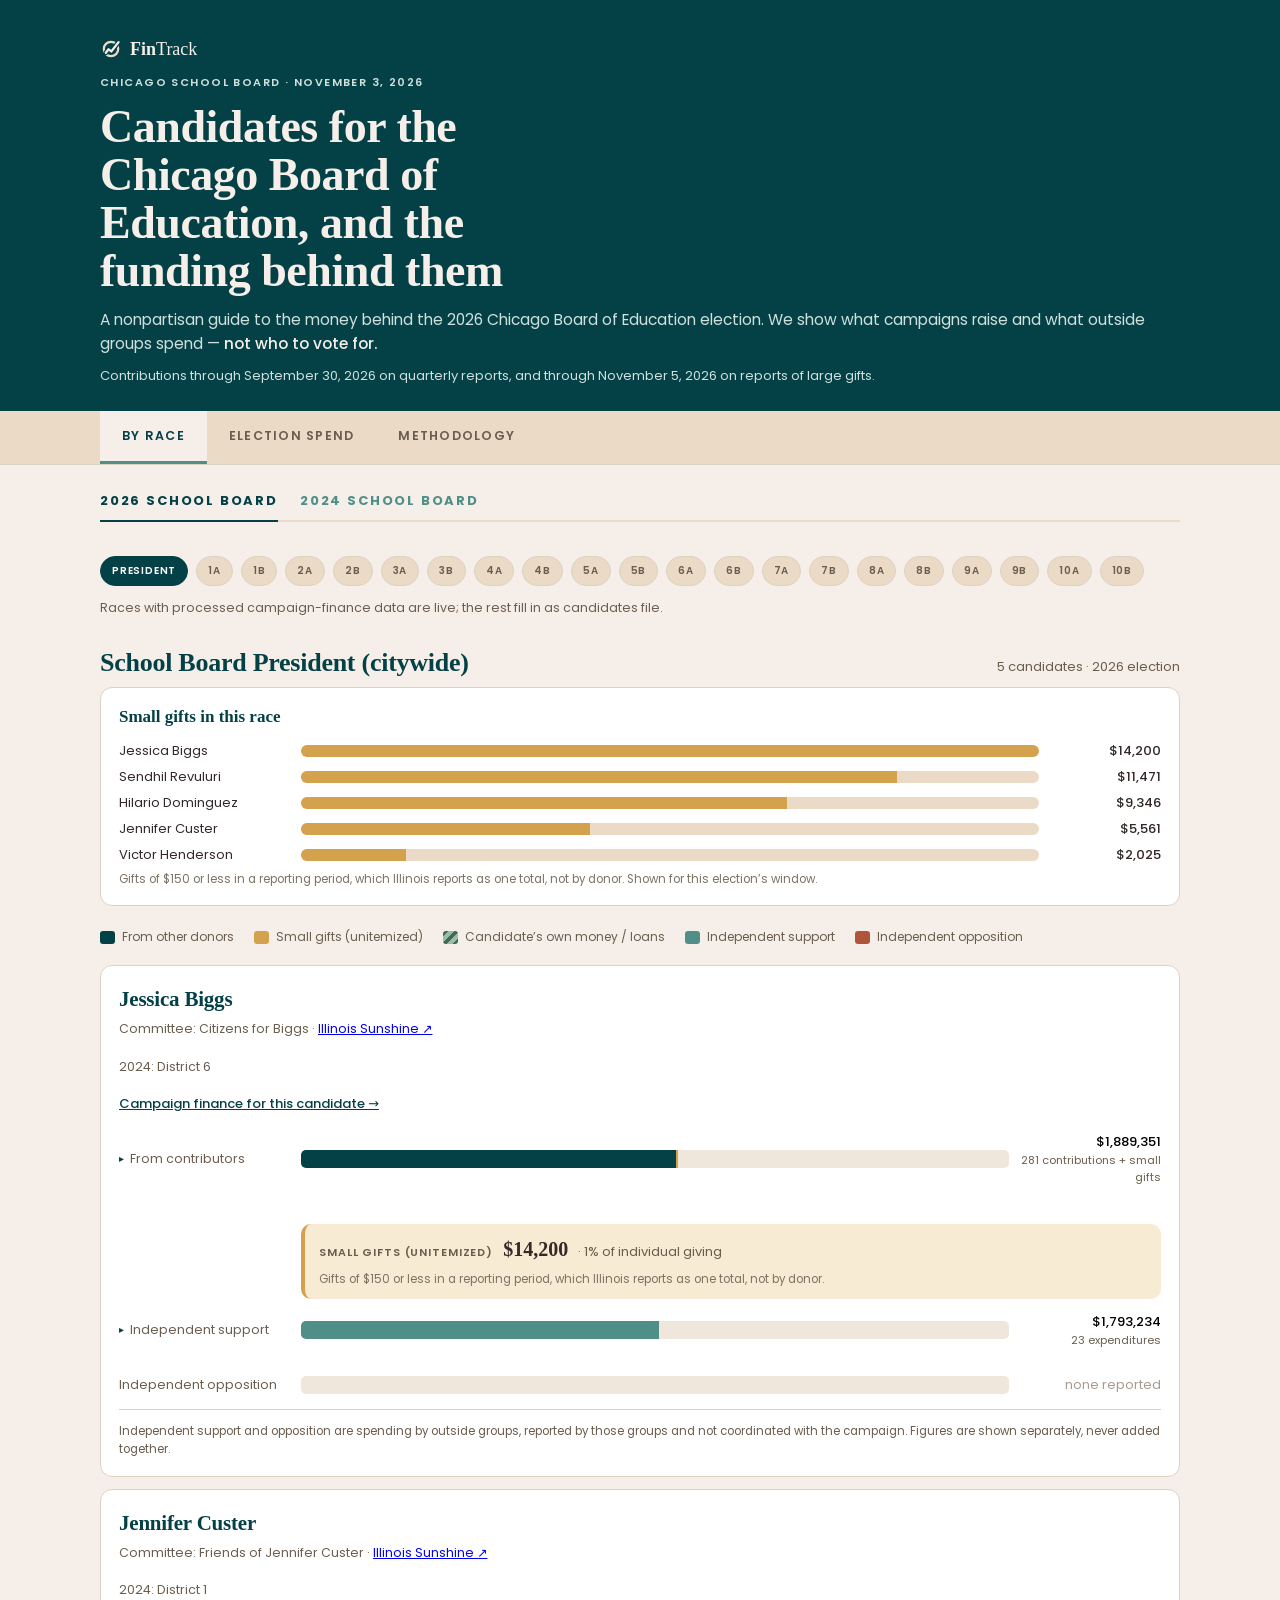
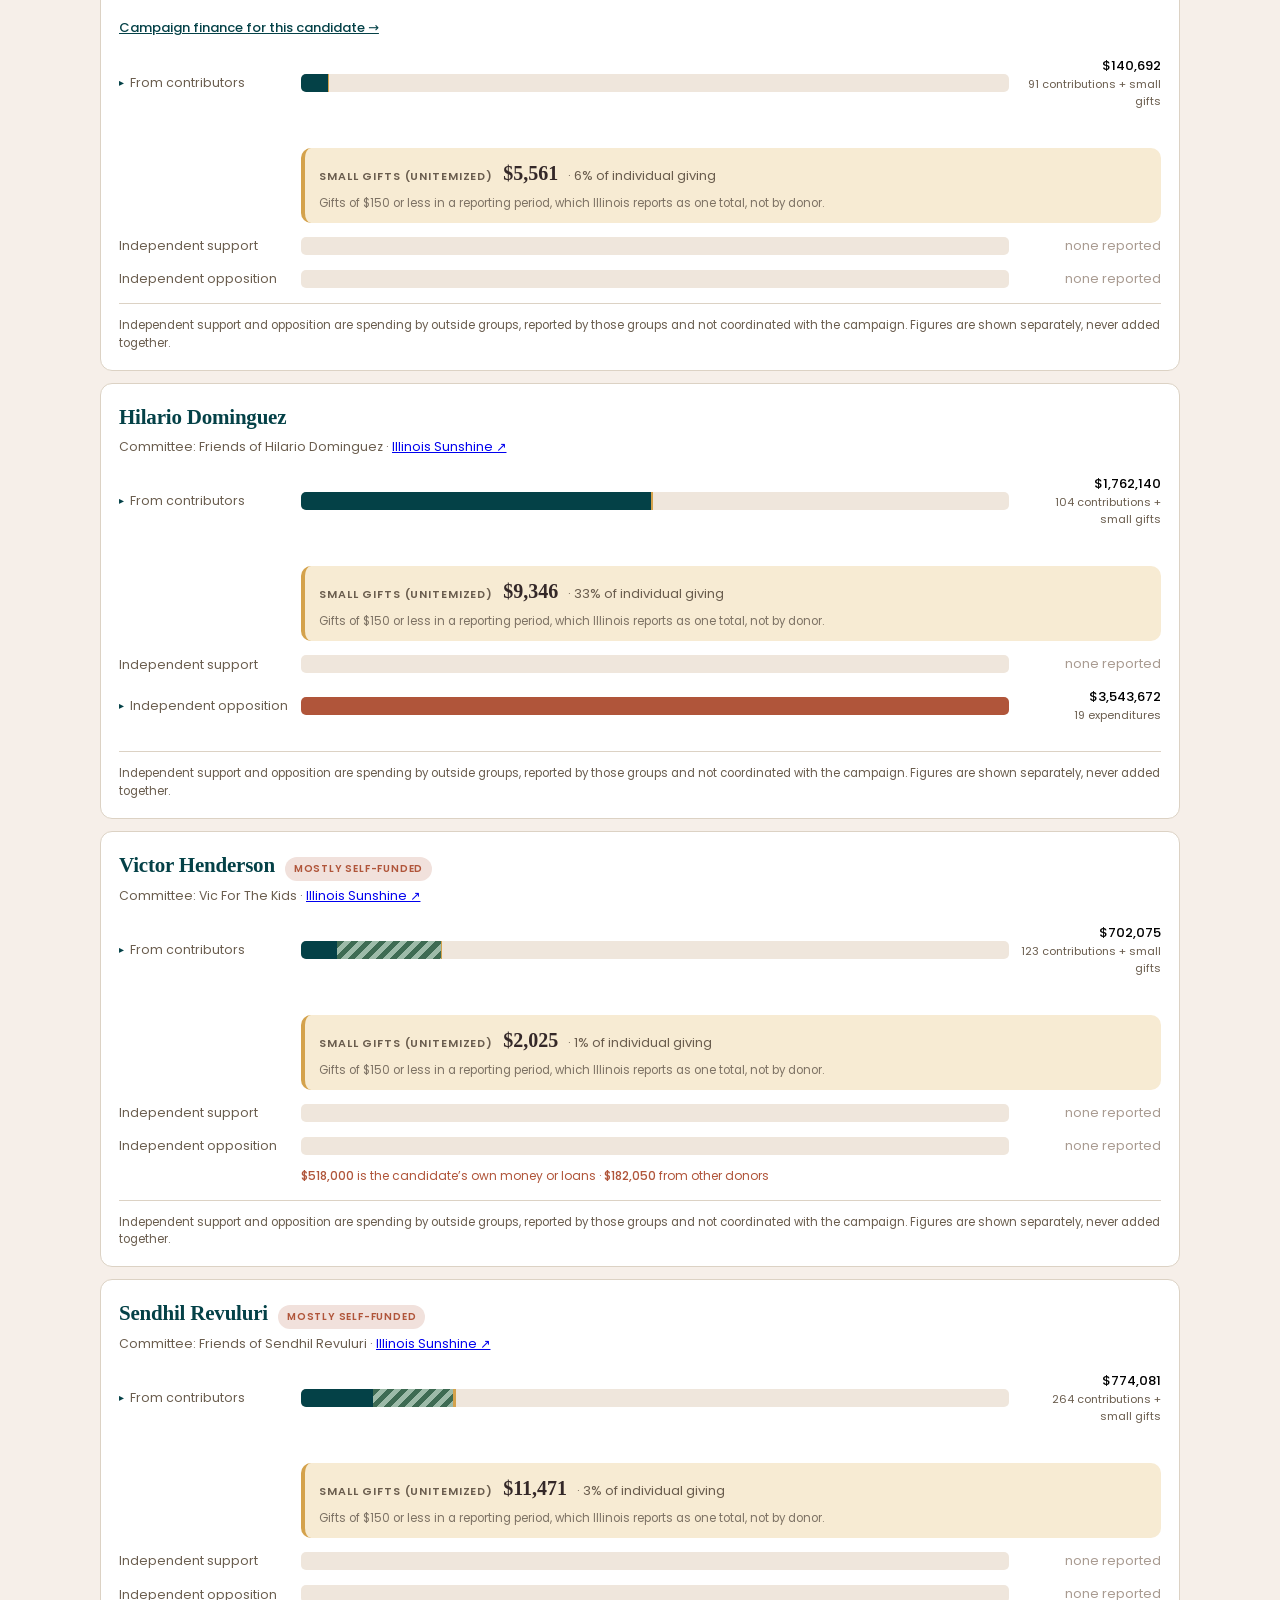
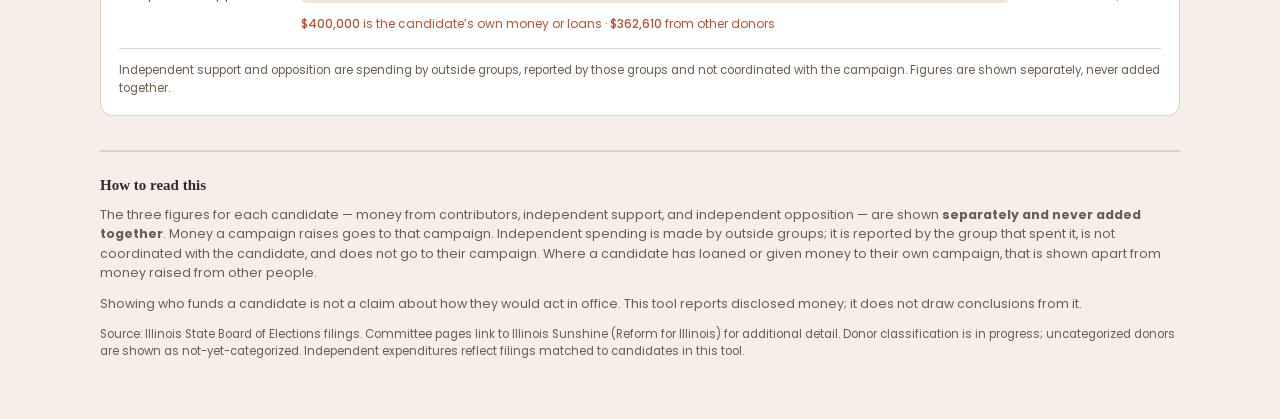
<file: campaign-finance/elections/embed/elections-embed.html>
<!doctype html>
<html lang="en">
<head>
<meta charset="utf-8">
<meta name="viewport" content="width=device-width, initial-scale=1">
<title>Chicago School Board 2026 — who's running &amp; who funds them</title>
<link rel="preconnect" href="https://fonts.googleapis.com">
<link rel="preconnect" href="https://fonts.gstatic.com" crossorigin>
<!-- Poppins (body). Recoleta (display) is named in CSS with a serif fallback;
     the real Recoleta @font-face source is wired at B5. -->
<link href="https://fonts.googleapis.com/css2?family=Poppins:wght@400;500;600;700&display=swap" rel="stylesheet">
</head>
<body style="margin:0">

<!-- Squarespace Code Block mount.
     OFFICE per page: data-office = school_board | city_council | mayor.
     data-src (optional) overrides the data URL; default is GitHub Pages (ruling 123).
     For local testing, serve this folder and add data-src to a local copy of
     election-data.json (the CDN copy requires the artifact be published — see B5).
     B5 inlines data.js / render.js / app.js + styles into a single Code Block. -->
<div id="ipg-elect-root" data-office="school_board"></div>

<script src="./data.js"></script>
<script src="./render.js"></script>
<script src="./app.js"></script>
</body>
</html>
</file>
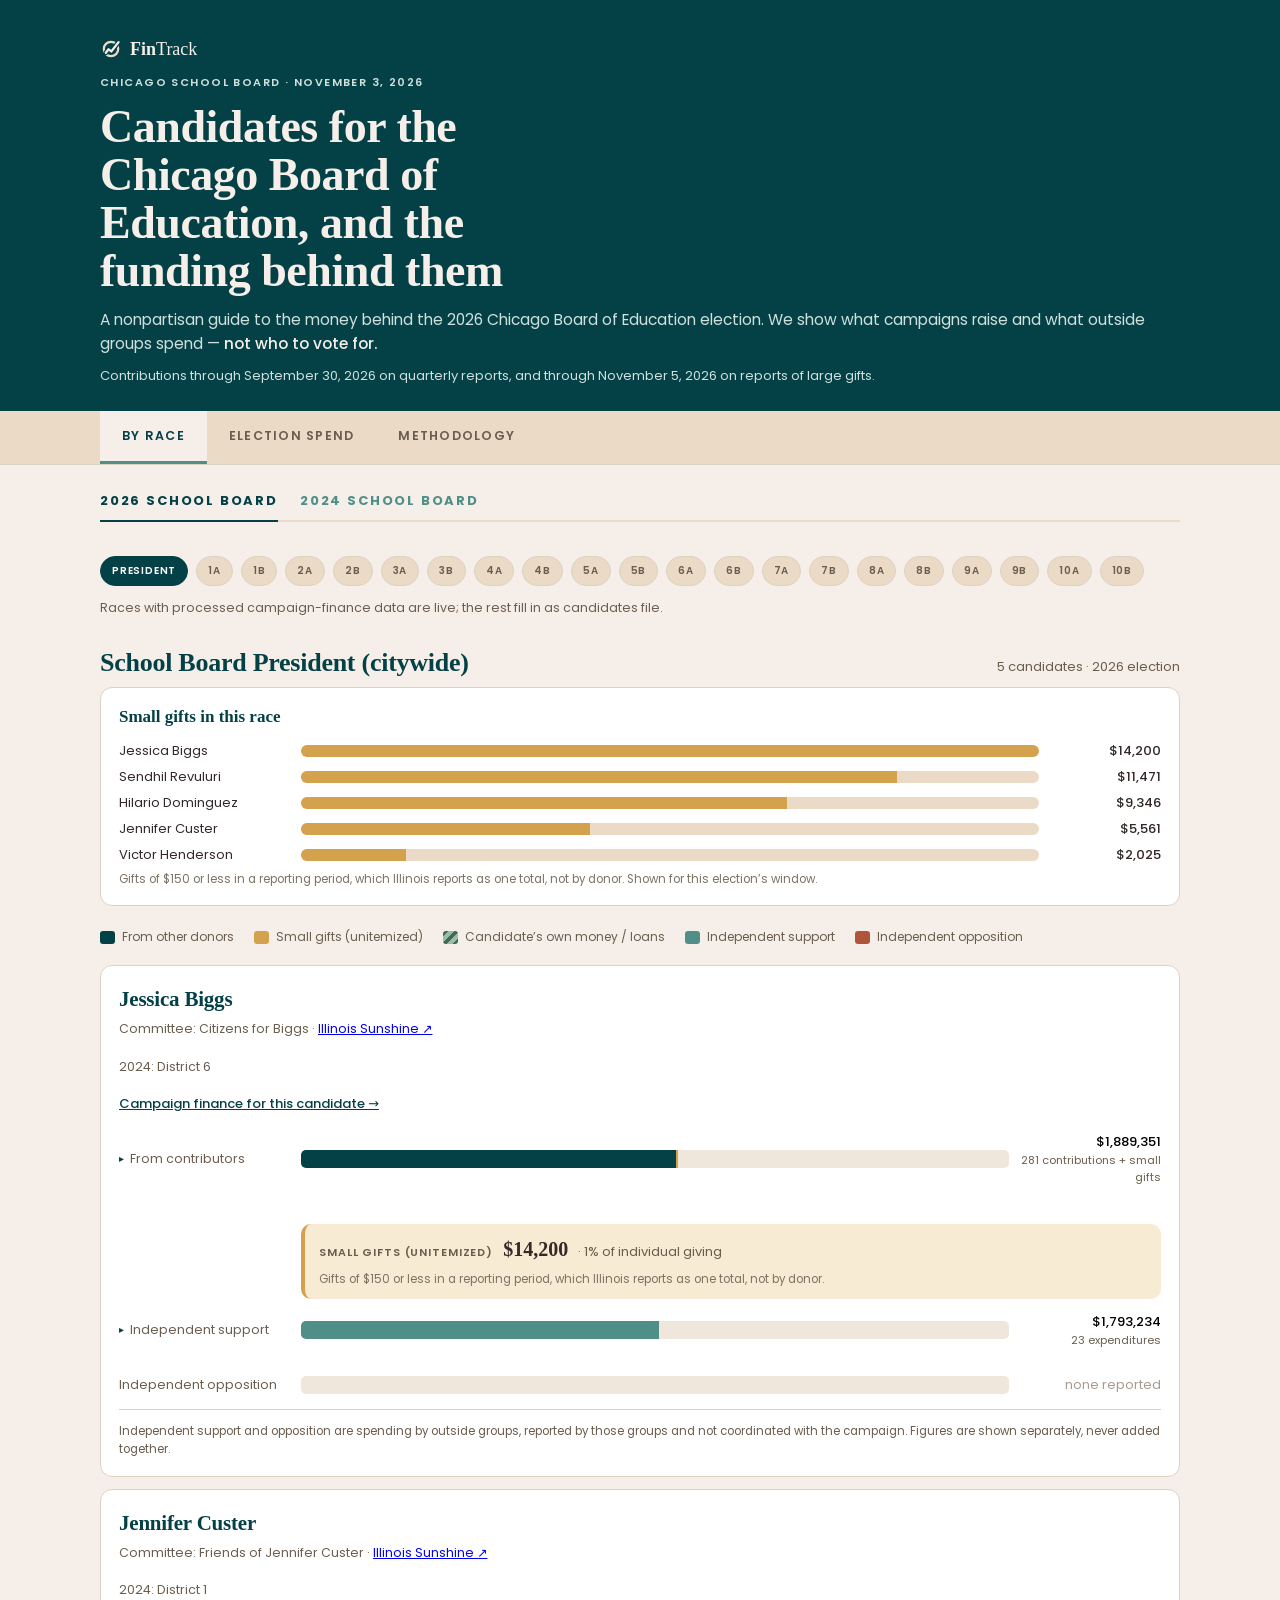
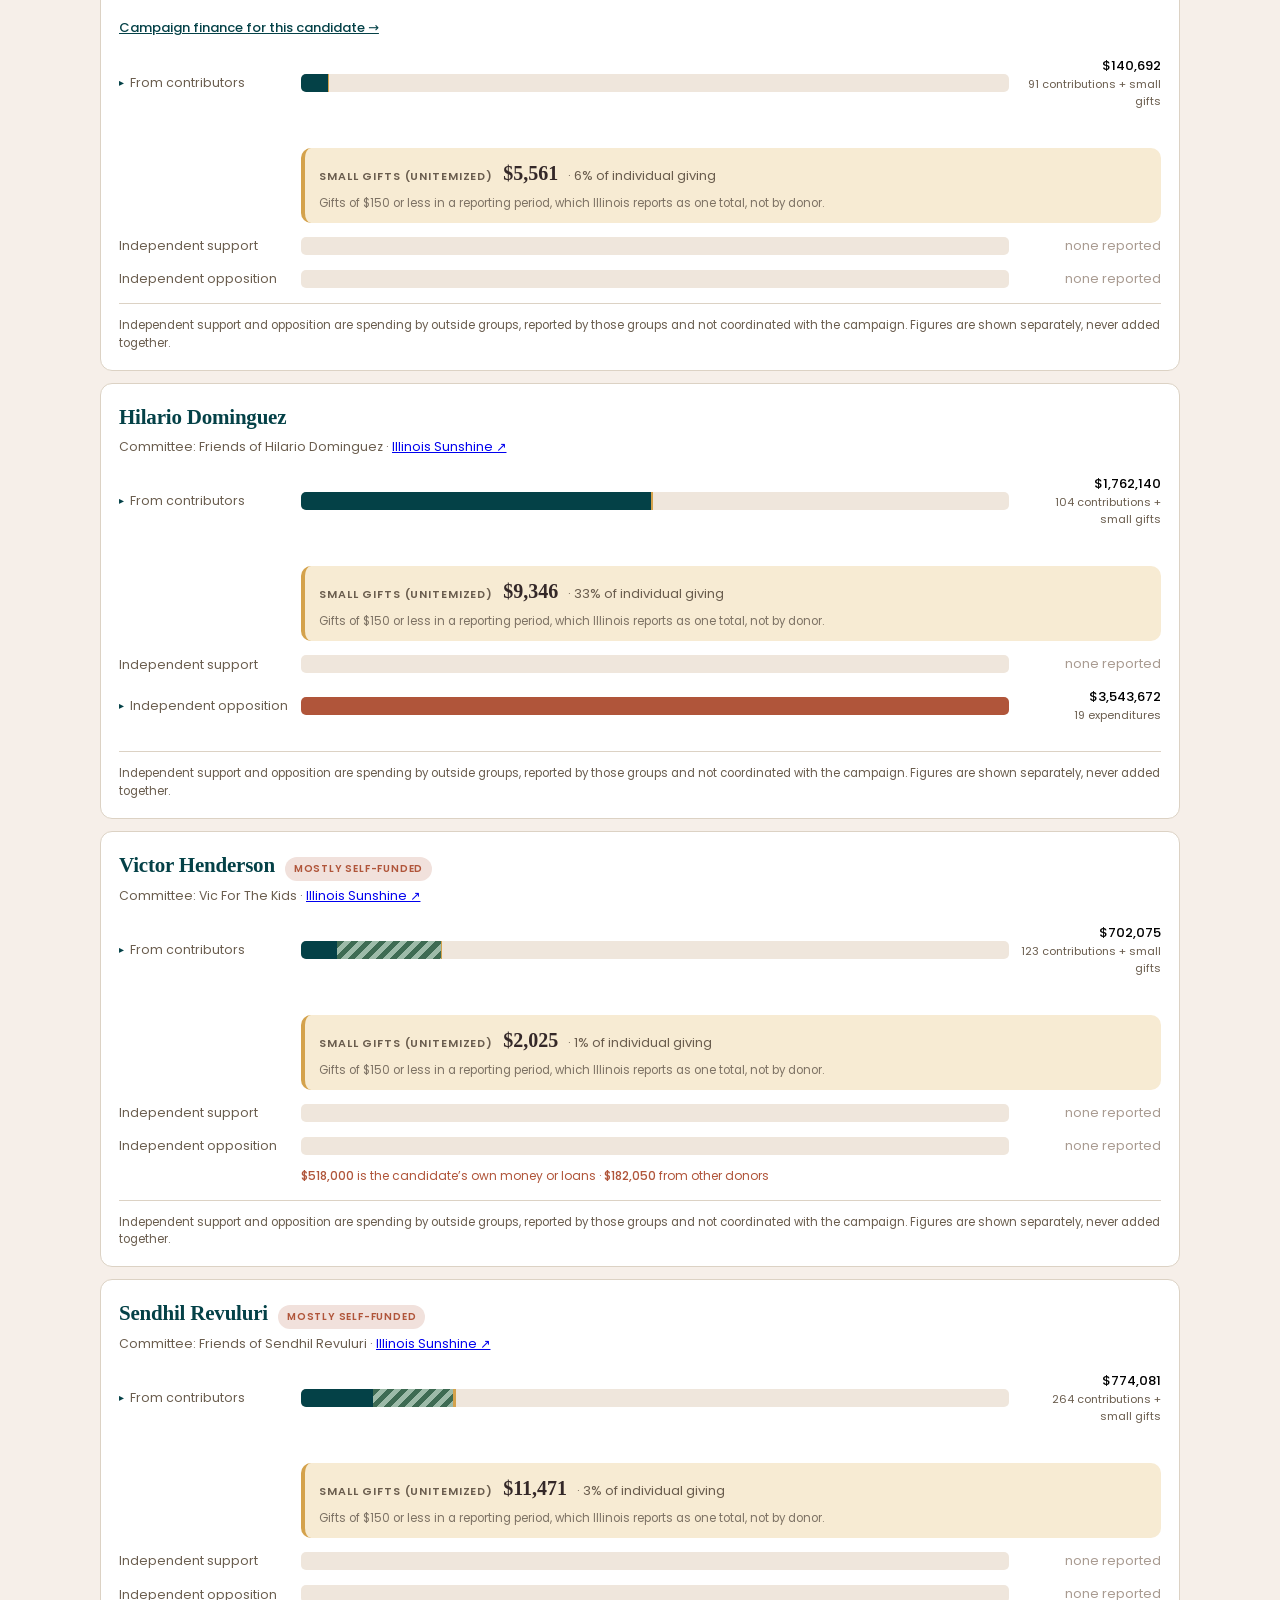
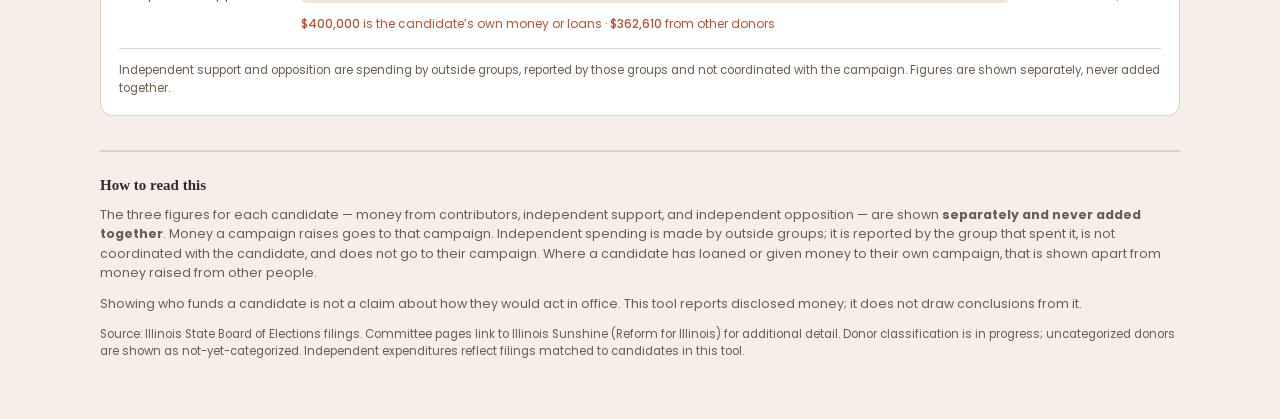
<file: campaign-finance/elections/embed/elections-embed.inlined.html>
<!doctype html>
<html lang="en">
<head>
<meta charset="utf-8">
<meta name="viewport" content="width=device-width, initial-scale=1">
<link rel="preconnect" href="https://fonts.googleapis.com">
<link rel="preconnect" href="https://fonts.gstatic.com" crossorigin>
<link href="https://fonts.googleapis.com/css2?family=Poppins:wght@400;500;600;700&display=swap" rel="stylesheet">
</head>
<body style="margin:0">
<!-- ============================================================
     IPG Elections embed — paste this ENTIRE block into the SCHOOL BOARD page's
     Squarespace Code Block. One file per page; data-office is already set below,
     so nothing here is edited by hand.
     Data is fetched at runtime from GitHub Pages (election-data.json).
     ============================================================ -->
<div id="ipg-elect-root" data-office="school_board"></div>
<script>
/* Elections embed — DATA layer (pure, dual-runtime).
 *
 * No window / document / fetch / localStorage. Node can require() this for the
 * future SEO pre-render; the browser app layer (B2+) loads it as a global.
 *
 *   loadData(parsedJson) -> ONE memoized single-pass index
 *   candidateFigures(index, candidateId, cycle)  // cycle=null => all-time
 *   viewModels.raceBrowse(index, office, cycle)
 *   viewModels.raceView(index, raceId, cycle)
 *
 * The index is built in a single pass over contributions and a single pass over
 * IEs (O(C+I)); view models read pre-bucketed rows (no donors x contributions
 * nested scan — that was the council Compare-by-Donor regression).
 */
(function (root, factory) {
  if (typeof module !== 'undefined' && module.exports) module.exports = factory();
  else root.ElectData = factory();
})(typeof self !== 'undefined' ? self : this, function () {
  'use strict';

  // Office page -> the race.office values it owns.
  var OFFICE_RACE_OFFICES = {
    school_board: ['school_board_president', 'school_board_member'],
    city_council: ['alderperson'],
    mayor: ['mayor']
    // NOTE: city_clerk / city_treasurer races exist in the data but have no page
    // among the three Code Blocks (flagged in HALT 1) — intentionally unmapped.
  };

  // How each office page groups its races (sub-tabs / pickers).
  var OFFICE_GROUPS = {
    school_board: [
      { label: 'School Board', offices: ['school_board_president', 'school_board_member'] }
    ],
    city_council: [{ label: 'Wards', offices: ['alderperson'] }],
    mayor: [{ label: 'Mayor', offices: ['mayor'] }]
  };

  // Cycles never shown (out of SBE range / unattributable). Always excluded.
  var EXCLUDED_CYCLES = { 'pre-2011': 1, 'undated': 1 };
  var DUES_TYPE = 'IE Committee Dues Transfer';
  // AUDIT-2 M2: a committee's "other receipts" (money it takes in that is not a contribution, a
  // transfer in or a loan) leave every figure and every list, with the dues. ONE predicate for the
  // exclusion set, read at every site that aggregates rows (PS-94). A row on the own-committee
  // list keeps its M5 treatment whatever its filed type (PS-142, "as filed").
  var OTHER_RECEIPT_TYPE = 'Other Receipt';
  function isOtherReceipt(c) { return c.contribution_type === OTHER_RECEIPT_TYPE && !c.is_own_committee; }
  function excludedType(c) { return c.contribution_type === DUES_TYPE || isOtherReceipt(c); }

  // Election windows — mirrors campaign-finance/elections/election-windows.json (the
  // browser embed can't read that file at runtime). A finance row slices to an election
  // by FILING DATE in [start,end] inclusive; start:null = open-ended past. This is the
  // ADDITIVE per-election date filter layered onto the existing cycle filtering (2024 &
  // 2026 both live in cycle '2027', so only a date slice separates them). Keep in sync.
  // D-20 (PS-110): municipal's start is the 2027 council-era boundary from the repo's CYCLES
  // table, NOT the school-board `start: null` idiom. That idiom was harmless only because no
  // school-board committee predated the tool's subject; council incumbent committees carry
  // receipts back to 1999, and an open past would pour up to sixteen years of them into a
  // single "2027" figure — the coverage misstatement PS-93 exists to prevent.
  // FIX-1 (E1): school board's 2024 window starts 2024-01-01. The open start was harmless
  // only while no committee predated the tool's subject; once independent-expenditure funders
  // count toward an office view it put ten years of IE-committee gifts into "2024" (the
  // numbers audit, 2026-09-29). Money before a window is stated, never folded in
  // (preWindowReceipts below).
  var ELECTION_WINDOWS = {
    school_board: {
      '2024': { start: '2024-01-01', end: '2024-12-31' },
      '2026': { start: '2025-01-01', end: '2026-12-31' } },
    municipal: {
      '2027': { start: '2023-05-15', end: '2027-12-31' } } };
  // D-18 (PS-108): the office-type table replacing the prefix test. It enumerates BOTH
  // keyspaces officeType is called with — the page office (school_board / city_council /
  // mayor, from selectorOptions, spendWin, spendElectionIds, electionOf) and race.office
  // (from raceWin and resolvePersonRef). The prefix test collapsed both for school board by
  // accident, since `school_board` prefixes its own race offices; municipal has no such
  // relationship (`city_council` and `alderperson` share nothing), so a page-office-only
  // table would silently break raceWin and resolvePersonRef. city_clerk / city_treasurer are
  // included as TABLE entries only — their races remain reachable from no page — because
  // excluding them would recreate the null-collapse for two races if either ever carries
  // finance. The Python mirror is build_rollups.OFFICE_TYPE; [MUNI/TABLE] pins them together
  // against an independently stated oracle, since one predicate cannot span two languages.
  var OFFICE_TYPE = {
    school_board: 'school_board',
    school_board_president: 'school_board',
    school_board_member: 'school_board',
    city_council: 'municipal',
    alderperson: 'municipal',
    mayor: 'municipal',
    city_clerk: 'municipal',
    city_treasurer: 'municipal'
  };
  function officeType(office) { return OFFICE_TYPE[office] || null; }
  function winFor(office, electionId) {
    var t = officeType(office), o = t && ELECTION_WINDOWS[t]; return (o && o[electionId]) || null;
  }
  function inWindow(date, win) {
    return !!win && !!date && (win.start == null || date >= win.start) && (win.end == null || date <= win.end);
  }
  // Ruling 82a: the cycle a dated figure belongs to, from the artifact's own cycle table
  // ({code: {start, end}}). A date before every cycle reads 'pre-2011' (an EXCLUDED cycle), and
  // a date in no cycle reads 'undated', so the figure stays out of every in-subject sum.
  function cycleOfDate(table, date) {
    if (!date) return 'undated';
    var earliest = null;
    for (var code in table) {
      if (!table.hasOwnProperty(code)) continue;
      var cy = table[code] || {};
      if (cy.start && (earliest == null || cy.start < earliest)) earliest = cy.start;
      if ((cy.start == null || date >= cy.start) && (cy.end == null || date <= cy.end)) return code;
    }
    return (earliest != null && date < earliest) ? 'pre-2011' : 'undated';
  }
  // Which election a dated row belongs to (office-aware). Returns the election id or null.
  function electionOf(office, date) {
    var t = officeType(office), o = t && ELECTION_WINDOWS[t];
    if (!o || !date) return null;
    for (var id in o) { if (o.hasOwnProperty(id) && inWindow(date, o[id])) return id; }
    return null;
  }
  // A1 (PS-79): a race's OWN election window — the year prefix of race.election_id keyed
  // into its office's window table. This is the join between the two election-id keyspaces
  // (full election_id vs short window id) that previously existed nowhere in this file;
  // windowing is a property of the race's election, never of TOGGLE_RACES membership.
  function raceWin(race) {
    var m = /^(\d{4})-/.exec((race && race.election_id) || '');
    return m ? winFor(race.office, m[1]) : null;
  }
  // B1 (PS-79): a per-candidate surface that cannot resolve its window fails LOUD — it
  // never renders an unwindowed total. Called only where finance exists to filter, so
  // window-less races with no money (the latent municipal pages, F4) render untouched.
  function requireWin(race) {
    var w = raceWin(race);
    if (!w) throw new Error('[PS-79/B1] race ' + race.id + ' (' + (race.election_id || 'no election id') +
      ') has finance but no election window - refusing an unwindowed per-candidate total; ' +
      'add the window to ELECTION_WINDOWS (and election-windows.json)');
    return w;
  }
  // Union window across all of an office's elections (earliest start, latest end). An
  // open (null) bound on any window makes that side of the union open. For school_board:
  // [null, 2026-12-31] = 2024 + 2026 — the "All elections" default for the spend tab.
  function unionWindow(office) {
    var t = officeType(office), o = t && ELECTION_WINDOWS[t];
    if (!o) return null;
    var ids = Object.keys(o), start = null, end = null, openStart = false, openEnd = false;
    for (var i = 0; i < ids.length; i++) {
      var w = o[ids[i]];
      if (w.start == null) openStart = true; else if (start == null || w.start < start) start = w.start;
      if (w.end == null) openEnd = true; else if (end == null || w.end > end) end = w.end;
    }
    return { start: openStart ? null : start, end: openEnd ? null : end };
  }
  // Election ids for an office, newest first (e.g. ["2026","2024"]).
  function spendElectionIds(office) {
    var t = officeType(office), o = t && ELECTION_WINDOWS[t];
    return o ? Object.keys(o).sort().reverse() : [];
  }
  // Resolve a spend-filter selection ('all' | electionId) to a date window. 'all' = union.
  function spendWin(office, sel) { return (sel == null || sel === 'all') ? unionWindow(office) : winFor(office, sel); }
  // Global election selector options (SCOPE-UI): the ratified `{year} {body}` PATTERN —
  // ids from the office's window table (newest first), body from a per-office-type label.
  // A future election is a data addition (window entry + body label), never a copy edit.
  // The former per-spend-tab This/Last/All filter is retired: the global selector is the
  // ONE control answering the election question, and no cross-election ('all') time scope
  // is offered anywhere (ruled at SCOPE-UI G1/A1).
  // D-23 (PS-113): city_council and mayor share the `municipal` type, so both pages would
  // draw the identical "{year} Municipal" label. That is accepted as DORMANT, not fixed: the
  // selector renders only at options.length >= 2 (render.js selectorNav) and municipal has
  // one window, so the label reaches no page until a second municipal election is authored.
  // Distinguishing the two per office is banked for that day; per-office types duplicating
  // identical window dates would buy an invisible string with a real drift surface.
  var OFFICE_BODY_LABEL = { school_board: 'School Board', municipal: 'Municipal' };
  function selectorOptions(office) {
    var t = officeType(office), body = t && OFFICE_BODY_LABEL[t];
    if (!body) return [];
    return spendElectionIds(office).map(function (id) { return { id: id, label: id + ' ' + body }; });
  }

  // ---- stable, URL-safe slugs (locked scheme: e.g. "bruce-leon-district-2a") ----
  // Pure + deterministic so the browser app and the future SEO pre-render derive
  // identical paths from the same data.
  function kebab(s) {
    return String(s == null ? '' : s).toLowerCase().replace(/[^a-z0-9]+/g, '-').replace(/^-+|-+$/g, '');
  }
  // Elections whose race slugs are the public/canonical ones — emitted BARE so existing
  // URLs never change. Any OTHER election (the historical 2024 school board; boundaries
  // redrawn with no crosswalk) gets its year prefixed, so cross-cycle district labels can
  // never collide on the slug->id map. Keying off election_id makes the map collision-proof
  // (Gate-1 ruling) without touching a single existing slug.
  var BARE_SLUG_ELECTIONS = { '2026-school-board': 1, '2027-municipal': 1 };
  function electionSlugPrefix(race) {
    if (!race.election_id || BARE_SLUG_ELECTIONS[race.election_id]) return '';
    var m = /^(\d{4})-/.exec(race.election_id);
    return m ? m[1] + '-' : '';
  }
  function raceSlug(race) {
    var base;
    if (race.district) base = kebab(race.district);              // "District 2A" -> "district-2a"
    else if (race.ward) base = 'ward-' + race.ward;             // ward "23"      -> "ward-23"
    else base = kebab({ school_board_president: 'school-board-president', mayor: 'mayor',
                   city_clerk: 'city-clerk', city_treasurer: 'city-treasurer' }[race.office] || race.office);
    return electionSlugPrefix(race) + base;                      // "2024-district-3" for the 2024 backfill
  }
  function candidateSlug(cand, race) { return kebab(cand.name) + '-' + raceSlug(race); }
  function raceCode(race) {           // short chip label
    if (race.district) return String(race.district).replace(/^District\s+/i, '');  // "2A"
    if (race.ward) return 'Ward ' + race.ward;
    return ({ school_board_president: 'President', mayor: 'Mayor',
              city_clerk: 'Clerk', city_treasurer: 'Treasurer' }[race.office]) || race.label;
  }
  function officeFriendly(office) {   // for the "running for X" note
    return ({ school_board_president: 'Board President', school_board_member: 'School Board',
              alderperson: 'City Council', mayor: 'Mayor',
              city_clerk: 'City Clerk', city_treasurer: 'City Treasurer' }[office]) || office;
  }

  function round2(n) { return Math.round((n + Number.EPSILON) * 100) / 100; }

  // M5 (ratified 2026-10-02): the candidate's own money is decided by the per-row `is_self`
  // stamp on EVERY surface. The donor-wide test this file once applied to the card figures
  // (any loan, any donor typed Candidate, any donor tagged self-funding) is retired: it counted
  // a same-surname relative's gift or loan as the candidate's own and missed a candidate whose
  // donor record was not typed. A transfer from the candidate's other committee is its own
  // figure (`is_own_committee`, stamped from the closed list), neither own money nor a donor's.

  function loadData(json, opts) {
    opts = opts || {};
    var races = json.races || [];
    var candidates = json.candidates || [];
    var committees = json.committees || {};
    var donors = json.donors || {};
    var contributions = json.contributions || [];
    var ies = json.independent_expenditures || [];

    var raceById = {}, candidateById = {}, candidatesByRace = {};
    for (var i = 0; i < races.length; i++) raceById[races[i].id] = races[i];
    for (var j = 0; j < candidates.length; j++) {
      var cnd = candidates[j];
      candidateById[cnd.id] = cnd;
      (candidatesByRace[cnd.race_id] || (candidatesByRace[cnd.race_id] = [])).push(cnd);
    }

    // Office scope (opts.office): keep only IEs whose TARGET candidate runs for
    // this office, so council/municipal IE activity never bleeds into a
    // school-board view. inScopeCand=null means no scoping (all offices).
    var officeSet = opts.office ? OFFICE_RACE_OFFICES[opts.office] : null;
    var inScopeCand = null;
    if (officeSet) {
      inScopeCand = {};
      for (var s = 0; s < candidates.length; s++) {
        var rc = raceById[candidates[s].race_id];
        if (rc && officeSet.indexOf(rc.office) >= 0) inScopeCand[candidates[s].id] = 1;
      }
    }

    // committee key <-> candidate_id, and the committee meta lookup
    var candByCommittee = {};            // committee key -> candidate_id
    var committeeKeyByCandidate = {};    // candidate_id  -> committee key
    for (var key in committees) {
      if (!committees.hasOwnProperty(key)) continue;
      var cid = committees[key].candidate_id;
      if (cid) { candByCommittee[key] = cid; committeeKeyByCandidate[cid] = key; }
    }
    // Ruling 74a (display 76b): unitemized individual contributions, one figure per final D-2
    // report on the committee (apply_unitemized.py). Committee grain only — never a donor or a
    // row (PS-96). Ruling 82a: a report's figure belongs to the window and cycle its period END
    // falls in.
    var cycleTable = json.cycles || {};
    var smallGiftsByCandidate = {};   // candidate_id -> [{ end, amount, cycle }]
    for (var skey in committees) {
      if (!committees.hasOwnProperty(skey)) continue;
      var scid = committees[skey].candidate_id, sper = committees[skey].unitemized_periods;
      if (!scid || !sper || !sper.length) continue;
      var slist = smallGiftsByCandidate[scid] || (smallGiftsByCandidate[scid] = []);
      for (var sp = 0; sp < sper.length; sp++) {
        slist.push({ end: sper[sp].end, amount: sper[sp].amount || 0, cycle: cycleOfDate(cycleTable, sper[sp].end) });
      }
    }

    var directByCandidate = {};    // candidate_id -> [contrib rows]
    var fundersBySpender = {};     // spender committee key -> [contrib rows]  (second hop)
    var parentRollup = {};         // parent_id -> { parent_id, name, rows:[] }
    var industryByCandidate = {};  // candidate_id -> { industry -> {direct, support, oppose} }  (B4)
    var flagByCandidate = {};      // candidate_id -> { flagType -> {amount, count} }            (B4)
    var cyclesSeen = {};
    var stats = { contributionRowsVisited: 0, ieRowsVisited: 0 }, through = { quarterly: null, largeGift: null };

    // ---- single pass over contributions ----
    for (var k = 0; k < contributions.length; k++) {
      stats.contributionRowsVisited++;
      var ct = contributions[k]; noteThrough(through, ct);   // AUDIT-2 (PS-156): every row, before any scope test
      var ck = ct.committee_id;
      var candId = candByCommittee[ck];
      var donor = donors[ct.donor_id];
      var inScope = !EXCLUDED_CYCLES[ct.cycle] && !excludedType(ct);
      if (inScope && ct.cycle) cyclesSeen[ct.cycle] = 1;

      if (candId) {
        (directByCandidate[candId] || (directByCandidate[candId] = [])).push(ct);
        if (inScope) {
          var amt = ct.amount || 0;
          var inds = (donor && donor.industries && donor.industries.length) ? donor.industries : ['uncategorized'];
          var ibc = industryByCandidate[candId] || (industryByCandidate[candId] = {});
          for (var a = 0; a < inds.length; a++) {
            var slot = ibc[inds[a]] || (ibc[inds[a]] = { direct: 0, support: 0, oppose: 0 });
            slot.direct = round2(slot.direct + amt);
          }
          var flags = (donor && donor.flags) || [];
          if (flags.length) {
            var fbc = flagByCandidate[candId] || (flagByCandidate[candId] = {});
            for (var f = 0; f < flags.length; f++) {
              var ft = (flags[f] && flags[f].type) || String(flags[f]);
              var fslot = fbc[ft] || (fbc[ft] = { amount: 0, count: 0 });
              fslot.amount = round2(fslot.amount + amt); fslot.count++;
            }
          }
        }
      } else {
        var cm = committees[ck];
        if (cm && cm.type === 'independent_expenditure') {
          (fundersBySpender[ck] || (fundersBySpender[ck] = [])).push(ct);
        }
      }

      // parent rollup (browse-donors / contributor drill-down) — all contributions
      if (donor) {
        var pid = donor.parent_id || ct.donor_id;
        var pr = parentRollup[pid] ||
          (parentRollup[pid] = { parent_id: pid, name: (donors[pid] && donors[pid].name) || donor.name, rows: [] });
        pr.rows.push(ct);
      }
    }

    // ---- single pass over IEs ----
    var ieByCandidate = {};  // candidate_id -> {support:[], oppose:[]}
    var iesBySpender = {};   // spender committee key -> [ie rows]
    var inScopeIE = {};      // IE committee keys with >=1 kept IE (office-scoped)
    for (var m = 0; m < ies.length; m++) {
      stats.ieRowsVisited++;
      var ie = ies[m];
      // item 5: a candidate's OWN committee is never an independent spender
      if (candByCommittee[ie.spender_committee_id]) continue;
      // item 4: office scope — drop IEs whose target runs for another office
      if (inScopeCand && !inScopeCand[ie.target_candidate_id]) continue;
      if (ie.spender_committee_id) {
        (iesBySpender[ie.spender_committee_id] || (iesBySpender[ie.spender_committee_id] = [])).push(ie);
        inScopeIE[ie.spender_committee_id] = 1;
      }
      var tcand = ie.target_candidate_id;
      if (!tcand) continue;
      var bucket = ieByCandidate[tcand] || (ieByCandidate[tcand] = { support: [], oppose: [] });
      (ie.stance === 'oppose' ? bucket.oppose : bucket.support).push(ie);
      if (!EXCLUDED_CYCLES[ie.cycle]) {
        if (ie.cycle) cyclesSeen[ie.cycle] = 1;
        var sp = committees[ie.spender_committee_id];
        var tags = (sp && sp.industry_tags) || [];
        var ibc2 = industryByCandidate[tcand] || (industryByCandidate[tcand] = {});
        var field = ie.stance === 'oppose' ? 'oppose' : 'support';
        for (var t = 0; t < tags.length; t++) {
          var s2 = ibc2[tags[t]] || (ibc2[tags[t]] = { direct: 0, support: 0, oppose: 0 });
          s2[field] = round2(s2[field] + (ie.amount || 0));
        }
      }
    }

    // slug -> id resolvers (for app navigation + SEO paths)
    var raceBySlug = {}, candidateBySlug = {};
    for (var ri = 0; ri < races.length; ri++) raceBySlug[raceSlug(races[ri])] = races[ri].id;
    for (var ci = 0; ci < candidates.length; ci++) {
      var cc = candidates[ci], rr = raceById[cc.race_id];
      if (rr) candidateBySlug[candidateSlug(cc, rr)] = cc.id;
    }

    // Affiliated-entity rollup metadata (parent -> {members, roles, ...}), keyed by the
    // canonical (parent) donor id, so the donor popup can show the entity breakdown.
    var donorClusters = json.donor_clusters || {};
    var clusterByParent = {};
    for (var ccid in donorClusters) {
      if (!donorClusters.hasOwnProperty(ccid)) continue;
      var _cl = donorClusters[ccid];
      if (_cl && _cl.canonical_id) clusterByParent[_cl.canonical_id] = _cl;
    }
    // F-1 (rulings 128-3, 131-1): an office file (election-data.<office>.json) carries this
    // office's committees and contributions only. Three fields keep the page what it was on
    // the full file: parent_order (the full file's parent order, so equal totals keep their
    // order), own_committee_givers (the "Candidate's other committee" chip reads every gift,
    // M5, including gifts to another office), and other_office_giving (each donor's giving to
    // the other offices, per election window, computed by donorFootprint on the full file).
    // The full file carries none of them, and loads as before.
    if (json.parent_order) {
      var _po = {}, _seen = {};
      for (var poi = 0; poi < json.parent_order.length; poi++) {
        var _pk = json.parent_order[poi];
        if (parentRollup.hasOwnProperty(_pk) && !_seen[_pk]) { _po[_pk] = parentRollup[_pk]; _seen[_pk] = 1; }
      }
      for (var _rk in parentRollup) if (parentRollup.hasOwnProperty(_rk) && !_seen[_rk]) _po[_rk] = parentRollup[_rk];
      parentRollup = _po;
    }
    var ownGivers = null;
    if (json.own_committee_givers) { ownGivers = {}; for (var ogi = 0; ogi < json.own_committee_givers.length; ogi++) ownGivers[json.own_committee_givers[ogi]] = 1; }
    return {
      officeSlice: json.office_slice || null, ownGivers: ownGivers, otherOfficeGiving: json.other_office_giving || null,
      races: races, candidates: candidates, committees: committees, donors: donors,
      donorClusters: donorClusters, clusterByParent: clusterByParent,
      industryTags: json.industry_tags || {}, flagTypes: json.flag_types || {},
      rollups: json.rollups || {},
      // CNCL-DATA-1 P2.1 W7 — C4's two figures, carried on the index rather than on `verify`.
      // `verify` is the two RUNTIME VERIFICATION artifacts (reconciliation-report.json,
      // known-gaps.json), fetched separately and allowed to fail without taking the page with
      // them; `dues_excluded` is a field of the DATA artifact this index was built from. Putting
      // it on `verify` would say it can go missing independently of the data, which is false,
      // and would make C4's "from the artifact the surface serves" a lie about which artifact.
      // Passed through unnormalized: an absent or malformed field must arrive as undefined so
      // C4 does not render at all (figure posture (i)), never as a zeroed default.
      duesExcluded: json.dues_excluded || null,
      raceById: raceById, candidateById: candidateById, candidatesByRace: candidatesByRace,
      candByCommittee: candByCommittee, committeeKeyByCandidate: committeeKeyByCandidate,
      smallGiftsByCandidate: smallGiftsByCandidate,
      directByCandidate: directByCandidate, ieByCandidate: ieByCandidate, iesBySpender: iesBySpender,
      inScopeIE: inScopeIE, office: opts.office || null, dataThrough: through,   // AUDIT-2 (PS-156)
      fundersBySpender: fundersBySpender, parentRollup: parentRollup,
      industryByCandidate: industryByCandidate, flagByCandidate: flagByCandidate,
      raceBySlug: raceBySlug, candidateBySlug: candidateBySlug,
      cyclesSeen: cyclesSeen, _stats: stats, _memo: {}
    };
  }

  function sumIE(list, cycle, win) {
    var s = 0, n = 0;
    for (var i = 0; i < list.length; i++) {
      var ie = list[i];
      if (EXCLUDED_CYCLES[ie.cycle]) continue;
      if (cycle != null && ie.cycle !== cycle) continue;
      if (win && !inWindow(ie.date, win)) continue;
      s += ie.amount || 0; n++;
    }
    return { amount: s, count: n };
  }

  // The three money figures, kept SEPARATE — never summed into one number.
  // cycle = null -> all-time (all non-excluded cycles); else a specific cycle code.
  function candidateFigures(index, candidateId, cycle, win) {
    var direct = index.directByCandidate[candidateId] || [];
    var total = 0, self = 0, own = 0, count = 0, other = 0, otherCount = 0, indiv = 0;
    for (var i = 0; i < direct.length; i++) {
      var c = direct[i];
      if (EXCLUDED_CYCLES[c.cycle]) continue;
      if (c.contribution_type === DUES_TYPE) continue;
      if (cycle != null && c.cycle !== cycle) continue;
      if (win && !inWindow(c.date, win)) continue;
      if (isOtherReceipt(c)) { other += c.amount || 0; otherCount++; continue; }   // M2: stated, never counted
      var a = c.amount || 0;
      total += a; count++;
      if (c.is_self) self += a;
      else if (c.is_own_committee) own += a;
      else { var dn = index.donors && index.donors[c.donor_id]; if (dn && dn.type === 'Individual') indiv += a; }
    }
    // Ruling 74a/82a: small gifts in the same scope, by period end. Ruling 83a: their share is of
    // individual giving = itemized gifts from individual donors (not the candidate's own money,
    // not the candidate's other committee) + small gifts.
    var sg = index.smallGiftsByCandidate ? (index.smallGiftsByCandidate[candidateId] || []) : [];
    var small = 0, reports = 0;
    for (var j = 0; j < sg.length; j++) {
      if (EXCLUDED_CYCLES[sg[j].cycle]) continue;
      if (cycle != null && sg[j].cycle !== cycle) continue;
      if (win && !inWindow(sg[j].end, win)) continue;
      small += sg[j].amount; reports++;
    }
    var ieB = index.ieByCandidate[candidateId] || { support: [], oppose: [] };
    var sup = sumIE(ieB.support, cycle, win), opp = sumIE(ieB.oppose, cycle, win);
    return {
      contributions: { total: round2(total), selfFunded: round2(self), ownCommittee: round2(own),
                       thirdParty: round2(total - self - own), count: count },
      // 74a: counted in the raised figure as its own line; contributions.total stays the itemized
      // rows (every row-recount invariant reads it). raised = contributions.total + smallGifts.total.
      smallGifts: { total: round2(small), reports: reports, individualItemized: round2(indiv),
                    share: (indiv + small) > 0 ? small / (indiv + small) : null },
      raised: round2(total + small),
      otherReceipts: { total: round2(other), count: otherCount },   // M2
      independentSupport: round2(sup.amount), independentSupportCount: sup.count,
      independentOpposition: round2(opp.amount), independentOppositionCount: opp.count
    };
  }

  // AUDIT-2 M2: C7's two figures, for the page this index serves. Every card on the page's
  // races, in every election the page shows, reads its other-receipts line from candidateFigures,
  // through its funding candidacy, in its race's own window (raceView). This sums those same
  // reads, so the methodology states the total of the lines a reader can open on the page. It is
  // NOT the artifact's `other_receipts_excluded`: that field covers every office the file holds
  // and every date since the subject begins, and a page would state money none of its cards show.
  // A race with no window is skipped here; its card already fails loud (PS-79, B1).
  function otherReceiptsOnPage(index) {
    if (index._memo && index._memo.otherOnPage) return index._memo.otherOnPage;
    var offices = index.office ? (OFFICE_RACE_OFFICES[index.office] || []) : null, amt = 0, cnt = 0;
    for (var i = 0; i < index.races.length; i++) {
      var r = index.races[i], w = raceWin(r);
      if ((offices && offices.indexOf(r.office) < 0) || !raceIsLive(index, r) || !w) continue;
      var cs = index.candidatesByRace[r.id] || [];
      for (var j = 0; j < cs.length; j++) {
        if (cs[j].vacating_for && index.raceById[cs[j].vacating_for]) continue;   // a pointer, not a card
        var fid = fundingCandidacy(index, cs[j]);
        if (!fid) continue;
        var o = candidateFigures(index, fid, null, w).otherReceipts;
        amt += o.total; cnt += o.count;
      }
    }
    var out = { amount: round2(amt), count: cnt };
    if (index._memo) index._memo.otherOnPage = out;
    return out;
  }

  // FIX-1 (E1): a candidate's committee receipts dated before the office's earliest window
  // start — money outside every election this office shows. Stated as its own line on the
  // card, never folded into a windowed figure. Scoped by table to the office types E1 names
  // (school board): municipal incumbents carry receipts back to 1999, and E1 does not reach
  // them. Returns null when there is nothing to state.
  var PRE_WINDOW_OFFICE_TYPES = { school_board: 1 };
  function preWindowReceipts(index, candidateId, race) {
    var t = officeType(race && race.office);
    if (!t || !PRE_WINDOW_OFFICE_TYPES[t]) return null;
    var u = unionWindow(race.office);
    if (!u || !u.start) return null;
    var rows = index.directByCandidate[candidateId] || [], total = 0, count = 0;
    for (var i = 0; i < rows.length; i++) {
      var c = rows[i];
      if (EXCLUDED_CYCLES[c.cycle] || excludedType(c)) continue;
      if (!c.date || c.date >= u.start) continue;
      total += c.amount || 0; count++;
    }
    return total > 0 ? { before: u.start, year: u.start.slice(0, 4), total: round2(total), count: count } : null;
  }

  // Illinois Sunshine link — council embed's exact construction: prefer a stored
  // il_sunshine_url, else build from the SBE id (encoded), else none.
  function sunshineUrl(cm) {
    if (!cm) return null;
    if (cm.il_sunshine_url) return cm.il_sunshine_url;
    if (cm.sbe_committee_id) return 'https://illinoissunshine.org/committees/' + encodeURIComponent(cm.sbe_committee_id) + '/';
    return null;
  }

  function committeeMeta(index, candidateId) {
    var ckey = index.committeeKeyByCandidate[candidateId];
    if (!ckey) return null;
    var cm = index.committees[ckey];
    return {
      key: ckey, name: cm.committee_name || null, sbe_committee_id: cm.sbe_committee_id || null,
      sunshineUrl: sunshineUrl(cm)
    };
  }

  // Contributor drill-down: a candidate's direct contributions rolled up by
  // parent_id, sorted desc, INCLUDING the small-dollar aggregate as its own line.
  // Option A: lines sum EXACTLY to candidateFigures().contributions.total.
  function candidateContributors(index, candidateId, cycle, win) {
    var rows = index.directByCandidate[candidateId] || [];
    var by = {};
    for (var i = 0; i < rows.length; i++) {
      var c = rows[i];
      if (EXCLUDED_CYCLES[c.cycle]) continue;
      if (excludedType(c)) continue;
      if (cycle != null && c.cycle !== cycle) continue;
      if (win && !inWindow(c.date, win)) continue;
      var donor = index.donors[c.donor_id] || {};
      var pid = donor.parent_id || c.donor_id;
      var parent = index.donors[pid] || donor;
      var m = by[pid] || (by[pid] = { parent_id: pid, name: donorName(index, pid, parent), searchNames: donorSearchNames(index, pid, parent),
        industries: parent.industries || [], flags: parent.flags || [],
        total: 0, count: 0, isSelf: false, ownCommittee: false, isAggregate: false });
      m.total = round2(m.total + (c.amount || 0)); m.count++;
      // Self-funding is the pipeline's ONE relational decision, stamped per row by
      // build_rollups (donor identity-matches THIS recipient). The render DISPLAYS it; it
      // does not decide self from donor-global attributes (which leaked a self-funder's
      // gift to ANOTHER candidate, e.g. Leon->Rosenfeld).
      if (c.is_self) m.isSelf = true;
      // M5: a listed giver stands alone in its line (the validator refuses a clustered giver),
      // so a line with one such row is that giver's transfers and nothing else.
      if (c.is_own_committee) m.ownCommittee = true;
      if (parent.type === 'Aggregate' || (parent.industries || []).indexOf('small-dollar') >= 0) m.isAggregate = true;
    }
    var lines = []; for (var k in by) if (by.hasOwnProperty(k)) lines.push(by[k]);
    lines.sort(function (a, b) { return b.total - a.total; });
    var total = 0; for (var j = 0; j < lines.length; j++) total += lines[j].total;
    return { lines: lines, total: round2(total), count: lines.length };
  }

  // Second hop: who funds one IE committee — contributions INTO it, dues excluded,
  // rolled up by parent_id, sorted desc.
  function spenderFunders(index, spenderKey) {
    var rows = index.fundersBySpender[spenderKey] || [];
    var by = {};
    for (var i = 0; i < rows.length; i++) {
      var c = rows[i];
      if (excludedType(c)) continue;        // internal dues transfers are not giving
      // PS-93: out-of-subject money (pre-2011/undated cycles) never enters an unchosen
      // figure — this lifetime funder total fed the "Funded primarily by" identity line
      // from money every other surface excluded (EXCL-UNIFORM; the SEIU PAC case).
      if (EXCLUDED_CYCLES[c.cycle]) continue;
      var donor = index.donors[c.donor_id] || {};
      var pid = donor.parent_id || c.donor_id;
      var parent = index.donors[pid] || donor;
      var m = by[pid] || (by[pid] = { parent_id: pid, name: donorName(index, pid, parent),
        industries: parent.industries || [], flags: parent.flags || [], total: 0, count: 0 });
      m.total = round2(m.total + (c.amount || 0)); m.count++;
    }
    var funders = []; for (var k in by) if (by.hasOwnProperty(k)) funders.push(by[k]);
    funders.sort(function (a, b) { return b.total - a.total; });
    var total = 0; for (var j = 0; j < funders.length; j++) total += funders[j].total;
    return { funders: funders, total: round2(total), count: funders.length };
  }

  // Tier 3: a donor's footprint WITHIN this election artifact — every committee /
  // candidate this parent has funded (direct gifts + money into IE committees),
  // dues excluded. Election-scoped only; council-side giving is NOT included.
  // Chronological cycle order: a "pre-YYYY" bucket sorts just BEFORE that year (oldest
  // first), so pre-2011 < 2015 < 2019 < 2023 < 2027 (a plain lexical sort puts "pre-…"
  // last because 'p' > '2'). Used wherever a cycle list is displayed.
  function cycleKey(c) {
    var s = String(c), pre = /^pre-?(\d{4})/i.exec(s);
    if (pre) return (+pre[1]) - 0.5;
    var y = /(\d{4})/.exec(s);
    return y ? +y[1] : 1e9;
  }
  function sortCycles(arr) { return arr.slice().sort(function (a, b) { return cycleKey(a) - cycleKey(b); }); }

  // Display year for one contribution row: prefer the filing date, else fall back to
  // the cycle — reusing the same /(\d{4})/ extraction as cycleKey. Aggregate rows have
  // date:null, so they resolve to their cycle year; render shows the bare year (never a
  // fabricated month/day).
  function rowYear(c) {
    var d = /(\d{4})/.exec(String(c.date || ''));
    if (d) return +d[1];
    var y = /(\d{4})/.exec(String(c.cycle || ''));
    return y ? +y[1] : null;
  }

  function donorFootprint(index, parentId, win) {
    var parent = index.donors[parentId] || { id: parentId, name: parentId };
    var pr = index.parentRollup[parentId];
    var rows = (pr && pr.rows) || [];
    var by = {}, entBy = {}, cyc = {}, kept = 0;
    for (var i = 0; i < rows.length; i++) {
      var c = rows[i];
      if (excludedType(c)) continue;
      // PS-93: excluded here too, not only by the click-context window — the windowless
      // opener the person surface's affordance will create (E7) makes this line
      // load-bearing, and the open-start 2024 window admits pre-2011 dates by itself.
      if (EXCLUDED_CYCLES[c.cycle]) continue;
      if (win && !inWindow(c.date, win)) continue;
      var cid = c.committee_id, cm = index.committees[cid] || {};
      // office scope: an IE committee is in scope by the SAME test the donor's row uses (M1): it spent
      // on this office, and inside the click-context window where there is one (ieActiveForOffice).
      if (cm.type === 'independent_expenditure' && index.office && !(index.inScopeIE[cid] && ieActiveForOffice(index, cid, win))) continue;
      var m = by[cid];
      if (!m) {
        m = by[cid] = { committee_id: cid, total: 0, count: 0, kind: 'other', label: cm.committee_name || cid, rows: [] };
        if (cm.candidate_id) {
          var cand = index.candidateById[cm.candidate_id] || {}, race = index.raceById[cand.race_id] || {};
          m.kind = 'candidate'; m.label = (cand.name || cm.candidate_id) + (race.label ? (' — ' + race.label) : '');  m.office = race.office || null;  // DESIGN-1c: grouping key
        } else if (cm.type === 'independent_expenditure') {
          m.kind = 'ie'; m.label = cm.committee_name || cid;
          m.ieIdentity = spenderFunders(index, cid).funders.slice(0, 3).map(function (x) { return x.name; });
        }
      }
      m.total = round2(m.total + (c.amount || 0)); m.count++;
      // X-1: itemized direct-contribution row, additive (existing fields/keys untouched).
      // Optional flags default to false; in_kind_description / contribution_count are null
      // unless the row carries them. Stream is direct by construction — pr.rows are
      // contributions[] only, never IE rows (verified: no contribution carries a stance).
      m.rows.push({
        date: c.date || null, year: rowYear(c), amount: c.amount || 0,
        is_self: !!c.is_self, is_own_committee: !!c.is_own_committee, is_loan: !!c.is_loan, is_in_kind: !!c.is_in_kind,
        in_kind_description: c.in_kind_description || null,
        is_aggregate: !!c.is_aggregate, contribution_count: c.contribution_count || null
      });
      kept++;
      if (c.cycle) cyc[c.cycle] = 1;
      var eid = c.donor_id, em = entBy[eid] || (entBy[eid] = { id: eid, amount: 0, count: 0 });
      em.amount = round2(em.amount + (c.amount || 0)); em.count++;
    }
    var committees = [];
    for (var k in by) if (by.hasOwnProperty(k)) {
      // Rows newest-first; ISO dates sort lexically = chronologically. Null-dated
      // (aggregate) rows sort last.
      by[k].rows.sort(function (a, b) { var da = a.date || '', db = b.date || ''; return da < db ? 1 : da > db ? -1 : 0; });
      committees.push(by[k]);
    }
    committees.sort(function (a, b) { return b.total - a.total; });
    var total = 0; for (var j = 0; j < committees.length; j++) total += committees[j].total;
    // Affiliated-entity breakdown (E-2): split the SAME windowed rows by the actual filer
    // (child entity), so the per-entity figures sum EXACTLY to the footprint total. This is
    // ONE legitimate stream (a sum of affiliated-entity contributions), NOT direct + support
    // + oppose — firewall-clean. Present only when >1 entity gave within the window.
    var cluster = index.clusterByParent && index.clusterByParent[parentId];
    var entIds = []; for (var e in entBy) if (entBy.hasOwnProperty(e)) entIds.push(e);
    var rollup = null;
    if (cluster && entIds.length > 1) {
      var roles = cluster.roles || {};
      var members = entIds.map(function (eid) {
        var dn = index.donors[eid] || {};
        return { id: eid, name: dn.name || eid,
          role: (eid === parentId) ? 'parent' : (roles[eid] || 'related'),
          amount: entBy[eid].amount, count: entBy[eid].count };
      });
      members.sort(function (a, b) {
        if (a.role === 'parent' && b.role !== 'parent') return -1;
        if (b.role === 'parent' && a.role !== 'parent') return 1;
        return b.amount - a.amount;
      });
      rollup = { relationship: cluster.relationship || 'affiliated entities',
        total: round2(total), members: members, entities: members.length };
    }
    return {
      parent_id: parentId, name: donorName(index, parentId, parent), win: win || null,
      industries: parent.industries || [], flags: parent.flags || [],
      committees: committees, total: round2(total), count: committees.length,
      contributionsCount: kept, cycles: sortCycles(Object.keys(cyc)), rollup: rollup,
      industryTags: index.industryTags, office: index.office || null,   // DESIGN-1c: the page office, for grouping
      otherOffices: otherOfficeLines(index, parentId, win)              // F-1 (131-1): null on the full file
    };
  }
  // F-1 (131-1): the donor's giving to the other offices in this footprint's window, from the
  // office file. The window is named by its election id in the page office's window table
  // ('all' for a windowless footprint); a window the table does not hold returns null, which
  // [OFFICE/SLICE] proves no page reaches. Order is fixed: city council, school board, mayor.
  var OTHER_OFFICE_ORDER = ['city_council', 'school_board', 'mayor'];
  function windowId(office, win) {
    if (!win) return 'all';
    var t = officeType(office), o = t && ELECTION_WINDOWS[t];
    for (var id in o) if (o.hasOwnProperty(id) && o[id].start === (win.start || null) && o[id].end === (win.end || null)) return id;
    return null;
  }
  function otherOfficeLines(index, parentId, win) {
    if (!index.otherOfficeGiving) return null;
    var wid = windowId(index.office, win);
    if (wid == null) return null;
    var g = (index.otherOfficeGiving[parentId] || {})[wid] || {}, out = [];
    for (var i = 0; i < OTHER_OFFICE_ORDER.length; i++) {
      var o = OTHER_OFFICE_ORDER[i];
      if (g[o] > 0) out.push({ office: o, total: g[o], electionId: wid === 'all' ? null : wid });
    }
    return out;
  }

  // Committee profile (bidirectional with the donor footprint). For an IE
  // committee: what it spent in support vs opposition, by candidate, + who funds
  // it (second hop). For a candidate committee: what it raised + its contributors.
  // funders/contributors are donorRow-compatible lines (clickable back to a
  // footprint) — one modal system, two content types.
  function committeeProfile(index, committeeKey, win) {
    var cm = index.committees[committeeKey] || {};
    var sun = sunshineUrl(cm);
    var office = index.office;
    var bce = (index.rollups && index.rollups.by_candidate_election) || {};
    if (cm.type === 'independent_expenditure') {
      // FIREWALL: group this committee's IEs by (target candidate × ELECTION), keeping
      // support/oppose as SEPARATE streams — never one summed "funded X". Each target
      // carries the candidate's per-election label ("2024: District 3" / "2026") so a
      // 2024 member-race spend can never read as current-race (2026) spending. `win`
      // scopes to the active election filter (union = All).
      var byCand = {}, support = 0, oppose = 0;
      var src = index.iesBySpender[committeeKey] || [];
      for (var i = 0; i < src.length; i++) {
        var ie = src[i];
        if (EXCLUDED_CYCLES[ie.cycle]) continue;
        if (win && !inWindow(ie.date, win)) continue;
        var eid = electionOf(office, ie.date);
        var cand = index.candidateById[ie.target_candidate_id] || {};
        var race = index.raceById[cand.race_id || ie.target_race_id] || {};
        var cb = (ie.target_candidate_id && bce[ie.target_candidate_id]) || {};
        var elabel = (eid && cb[eid] && cb[eid].label) || eid || 'undated';
        var tc = (ie.target_candidate_id || ('race:' + ie.target_race_id)) + '|' + (eid || 'undated');
        var m = byCand[tc] || (byCand[tc] = { candidate_id: ie.target_candidate_id || null,
          name: cand.name || ('race ' + ie.target_race_id), raceLabel: race.label || null,
          electionId: eid || null, electionLabel: elabel, support: 0, oppose: 0, total: 0, count: 0,
          needsReview: false, methods: {}, rows: [] });
        var a = ie.amount || 0;
        if (ie.stance === 'oppose') { m.oppose = round2(m.oppose + a); oppose = round2(oppose + a); }
        else { m.support = round2(m.support + a); support = round2(support + a); }
        m.total = round2(m.total + a); m.count++;
        if (ie.needs_review) m.needsReview = true;            // 3b provenance, surfaced per line
        if (ie.match_method) m.methods[ie.match_method] = 1;
        // X-1b: itemized IE row, additive. Attaches to THIS target×election group, so it is
        // single-stance by construction (the target sits on one side of the for/against line).
        // No committee-wide sort — that would interleave for/against (firewall). stance kept on
        // the row for render coloring; never re-aggregated across targets.
        m.rows.push({
          date: ie.date || null, year: rowYear(ie), amount: a, stance: ie.stance || 'support',
          target_candidate_id: ie.target_candidate_id || null, target_ward: ie.target_ward != null ? ie.target_ward : null,
          purpose: ie.purpose || null, match_method: ie.match_method || null, needs_review: !!ie.needs_review
        });
      }
      var targets = [];
      for (var k in byCand) if (byCand.hasOwnProperty(k)) {
        var tt = byCand[k]; tt.matchMethods = Object.keys(tt.methods); delete tt.methods;
        // Rows newest-first WITHIN this target only (single-stance group); null dates last.
        tt.rows.sort(function (a, b) { var da = a.date || '', db = b.date || ''; return da < db ? 1 : da > db ? -1 : 0; });
        targets.push(tt);
      }
      targets.sort(function (a, b) { return b.total - a.total; });
      var ff = spenderFunders(index, committeeKey);
      return {
        committee_id: committeeKey, kind: 'ie', name: cm.committee_name || committeeKey, win: win || null,
        sunshineUrl: sun, isIE: true, identity: ff.funders.slice(0, 3).map(function (x) { return x.name; }),
        support: round2(support), oppose: round2(oppose), total: round2(support + oppose), targets: targets,
        funders: ff.funders, funderTotal: ff.total, funderCount: ff.count
      };
    }
    // candidate (or other) committee — show what it raised + its contributors (window-scoped)
    var candId = cm.candidate_id || null;
    var cand2 = candId ? (index.candidateById[candId] || {}) : {};
    var race2 = cand2.race_id ? (index.raceById[cand2.race_id] || {}) : {};
    var contrib = candId ? withInKind(index, candId, win, candidateContributors(index, candId, null, win)) : { lines: [], total: 0, count: 0 };
    // AUDIT-2 M2 (OR-E1): the committee's other receipts in the same window, stated under "raised".
    var cf2 = candId ? candidateFigures(index, candId, null, win) : null;
    var other = cf2 ? cf2.otherReceipts : { total: 0, count: 0 };
    var small2 = cf2 ? cf2.smallGifts : { total: 0, reports: 0, share: null };   // 74a: counted in raised
    return {
      committee_id: committeeKey, kind: 'candidate', name: cm.committee_name || committeeKey, win: win || null,
      candidateName: cand2.name || null, raceLabel: race2.label || null, sunshineUrl: sun, isIE: false,
      raised: round2(contrib.total + small2.total), smallGifts: small2, otherReceipts: other,
      funders: contrib.lines, funderTotal: contrib.total, funderCount: contrib.count
    };
  }

  // IE drill-down for one candidate + stance: the spender committee(s), each with
  // its second-hop top funders. Spender names are placeholders, so the funders
  // are the identity ("funded primarily by ...").
  function candidateIE(index, candidateId, stance, cycle, win) {
    var ieB = index.ieByCandidate[candidateId] || { support: [], oppose: [] };
    var list = stance === 'oppose' ? ieB.oppose : ieB.support;
    var by = {};
    for (var i = 0; i < list.length; i++) {
      var ie = list[i];
      if (EXCLUDED_CYCLES[ie.cycle]) continue;
      if (cycle != null && ie.cycle !== cycle) continue;
      if (win && !inWindow(ie.date, win)) continue;
      var sk = ie.spender_committee_id;
      var m = by[sk] || (by[sk] = { spender_committee_id: sk, amount: 0, count: 0, needsReview: false, methods: {} });
      m.amount = round2(m.amount + (ie.amount || 0)); m.count++;
      // 3b provenance (admin-review seam): surface needs_review + the match method(s).
      if (ie.needs_review) m.needsReview = true;
      if (ie.match_method) m.methods[ie.match_method] = 1;
    }
    var spenders = [];
    for (var key in by) {
      if (!by.hasOwnProperty(key)) continue;
      var s = by[key], cm = index.committees[key] || {};
      var ff = spenderFunders(index, key);
      s.committeeName = cm.committee_name || key;
      s.industryTags = cm.industry_tags || [];
      s.matchMethods = Object.keys(s.methods);
      s.sunshineUrl = sunshineUrl(cm);
      s.topFunders = ff.funders.slice(0, 3);
      s.funders = ff.funders;
      s.funderTotal = ff.total;
      s.funderCount = ff.count;
      spenders.push(s);
    }
    spenders.sort(function (a, b) { return b.amount - a.amount; });
    var total = 0; for (var t = 0; t < spenders.length; t++) total += spenders[t].amount;
    return { stance: stance, spenders: spenders, total: round2(total) };
  }

  // Per-candidate industry composition (optionally windowed) — same logic as spendAgg
  // for ONE candidate: contributions x donor.industries + IE spender.industry_tags.
  // Uncategorized donors render as 'uncategorized', never silently bucketed. Powers the
  // per-election industries strip in the toggle panels (reuses the spend-tab markup).
  function candidateIndustries(index, candidateId, cycle, win) {
    var ind = {};
    function slot(tag) { return ind[tag] || (ind[tag] = { industry: tag, direct: 0, support: 0, oppose: 0 }); }
    var dr = index.directByCandidate[candidateId] || [];
    for (var d = 0; d < dr.length; d++) {
      var c = dr[d];
      if (EXCLUDED_CYCLES[c.cycle] || excludedType(c)) continue;
      if (cycle != null && c.cycle !== cycle) continue;
      if (win && !inWindow(c.date, win)) continue;
      var donor = index.donors[c.donor_id] || {}, amt = c.amount || 0;
      var inds = (donor.industries && donor.industries.length) ? donor.industries : ['uncategorized'];
      for (var a = 0; a < inds.length; a++) { var s = slot(inds[a]); s.direct = round2(s.direct + amt); }
    }
    var ieB = index.ieByCandidate[candidateId] || { support: [], oppose: [] };
    ['support', 'oppose'].forEach(function (field) {
      ieB[field].forEach(function (ie) {
        if (EXCLUDED_CYCLES[ie.cycle]) return;
        if (cycle != null && ie.cycle !== cycle) return;
        if (win && !inWindow(ie.date, win)) return;
        var sp = index.committees[ie.spender_committee_id] || {}, tags = (sp.industry_tags && sp.industry_tags.length) ? sp.industry_tags : ['uncategorized'], amt2 = ie.amount || 0;
        for (var t = 0; t < tags.length; t++) { var s2 = slot(tags[t]); s2[field] = round2(s2[field] + amt2); }
      });
    });
    var arr = []; for (var k in ind) if (ind.hasOwnProperty(k)) { var x = ind[k]; x.total = round2(x.direct + x.support + x.oppose); arr.push(x); }
    arr.sort(function (a, b) { return b.direct - a.direct; });   // FW-1: per-candidate strip is direct-only
    return arr;
  }

  // Neutral order = alphabetical by SURNAME (ballot convention), never by amount.
  // Strip a trailing generational suffix, then key on the last token.
  function surnameKey(name) {
    var n = String(name || '').replace(/,?\s*(jr|sr|ii|iii|iv)\.?$/i, '').trim();
    var toks = n.split(/\s+/);
    return (toks[toks.length - 1] || n).toLowerCase();
  }
  function byNameNeutral(a, b) {
    var s = surnameKey(a.name).localeCompare(surnameKey(b.name));
    return s !== 0 ? s : String(a.name).localeCompare(String(b.name));
  }
  function byRaceOrder(a, b) {
    var ak = (a.geo_key == null) ? 0 : 1, bk = (b.geo_key == null) ? 0 : 1; // citywide first
    if (ak !== bk) return ak - bk;
    return (a.geo_key || 0) - (b.geo_key || 0);
  }

  // ---- view models ----
  // P1-E B (M3, PS-141): a candidacy whose finance_facet is on_current_record owns no
  // committee; its election's receipts were filed on the committee its person owns for a
  // later election. That owning candidacy is its FUNDING candidacy: the race card reads the
  // committee's receipts through it, windowed to THIS race's election, and reads IE from
  // the candidacy itself. Resolved by id through by_person (PS-92), never by name. A
  // candidacy with its own committee funds itself; anything else has no funding candidacy.
  function fundingCandidacy(index, c) {
    if (!c) return null;
    if (c.committee_id) return c.id;
    if (c.finance_facet !== 'on_current_record') return null;
    var bp = (index.rollups && index.rollups.by_person) || {};
    for (var pid in bp) {
      if (!bp.hasOwnProperty(pid)) continue;
      var ms = bp[pid].members || [], mine = false, owner = null;
      for (var i = 0; i < ms.length; i++) {
        if (ms[i].candidacy_id === c.id) mine = true;
        if (ms[i].owns_committee) owner = ms[i].candidacy_id;
      }
      if (mine) return (owner && index.committeeKeyByCandidate[owner]) ? owner : null;
    }
    return null;
  }
  function hasAnyFinance(index, raceId) {
    var cs = index.candidatesByRace[raceId] || [];
    var council = (index.raceById[raceId] || {}).office === 'alderperson';   // 168-4a is the council's rule
    for (var i = 0; i < cs.length; i++) { var f = fundingCandidacy(index, cs[i]); if (f && (!council || index.committeeKeyByCandidate[f])) return true; }   // 168-4a
    return false;
  }

  // The per-race This/Last/All toggle is RETIRED (SCOPE-UI): it asserted a district-level
  // cross-cycle correspondence the data model denies (disjoint 2024/2026 district
  // namespaces, no crosswalk). Election scoping is now the GLOBAL selector; per-race
  // figures are windowed to the race's own election (PS-79/A1, HALT-F2). The undated-
  // small-dollar aggregate retired with its only consumer (zero undated rows at this
  // vintage — HALT-F2's check); the concern returns only if undated rows ever appear.

  // Prior-election carriage (label / office / qualifier) for a candidate, DERIVED at rollup
  // time and published under rollups.by_person[*].prior (HALT-P1-C — the per-record
  // prior_election field is retired). Keyed onto the person's CURRENT (latest-election)
  // candidacy id, which is exactly where the "Last election" header + office-change detection
  // used to read c.prior_election. Memoized on the index. Shape is drop-in: {label,office,qualifier}.
  function priorByCandidate(index) {
    if (index._priorByCand) return index._priorByCand;
    var m = {}, bp = (index.rollups && index.rollups.by_person) || {};
    for (var pid in bp) {
      if (!bp.hasOwnProperty(pid)) continue;
      var p = bp[pid], membs = (p.members || []).slice();
      if (!membs.length || !p.prior) continue;
      membs.sort(function (a, b) { return (a.election_id || '') < (b.election_id || '') ? -1 : 1; });
      var cur = membs[membs.length - 1];               // latest election = the current candidacy
      if (cur && cur.candidacy_id) m[cur.candidacy_id] = p.prior;
    }
    index._priorByCand = m;
    return m;
  }

  function raceView(index, raceId, cycle) {
    var race = index.raceById[raceId];
    if (!race) return null;
    var all = (index.candidatesByRace[raceId] || []).slice().sort(byNameNeutral);
    // A vacating incumbent (running for another office) is NOT listed here as a
    // candidate; the district surfaces a pointer to the office they're seeking.
    var vacating = [], active = [];
    for (var i = 0; i < all.length; i++) {
      var c = all[i], target = c.vacating_for ? index.raceById[c.vacating_for] : null;
      if (target) {
        vacating.push({ name: c.name, targetRaceId: target.id, targetSlug: raceSlug(target),
                        targetLabel: officeFriendly(target.office) });
      } else { active.push(c); }
    }
    return {
      race: {
        id: race.id, slug: raceSlug(race), code: raceCode(race),
        label: race.label, office: race.office, status: race.status,
        district: race.district || null, ward: race.ward || null, election_id: race.election_id,
        hasFinance: hasAnyFinance(index, race.id), vacating: vacating
      },
      cycle: cycle || null,
      // SCOPE-UI: the race's own election window rides the VM so render can stamp the
      // container (modals opened from cards inherit it — Gate G, extended to base path).
      win: raceWin(race),
      candidates: active.map(function (c) {
        // M3 (PS-141): fid is the candidacy whose committee carries this card's receipts —
        // c itself, or (on_current_record) the person's owning candidacy. borrowed marks the
        // second case: contributions read through fid, IE through c, both in THIS race's window.
        var fid = fundingCandidacy(index, c), borrowed = !!fid && fid !== c.id;
        // 168-4a: a committee on file with no itemized receipt rows has no committee record in
        // the data; its card states the ratified no-itemized line instead of $0 bars, and the
        // line lifts by itself the first time a receipt row arrives.
        var noItemized = race.office === 'alderperson' && !!fid && !index.committeeKeyByCandidate[fid];   // council only (168-4a)
        if (noItemized) fid = null;
        var hasFinance = !!fid;
        // A1+B1 (PS-79 / HALT-F2): the race's own election window scopes every figure
        // below. Resolution (and B1's loud failure) live INSIDE this hasFinance guard:
        // a window-less race with no money still renders its pending/coming-soon state.
        // BAL (168-4a): a committee on file resolves the race's window as before, money or not, so
        // B1's loud failure still covers it; the no-itemized card reads no figure from it.
        var win = (hasFinance || noItemized) ? requireWin(race) : null;
        var fOwn = hasFinance ? candidateFigures(index, c.id, cycle, win) : null;
        var fFund = borrowed ? candidateFigures(index, fid, cycle, win) : fOwn;
        return {
          id: c.id, slug: candidateSlug(c, race), name: c.name,
          incumbent: !!c.incumbent, status: c.status,
          // HALT-P1-B: 2024 CBOE-native result axis + write-in marker + finance_facet enum
          // (+ empty-committee sbe ref) pass through to render; null/absent for 2026 records.
          result: c.result || null, ballotStatus: c.ballot_status || null, writeIn: !!c.write_in,  // DESIGN-1b: ballot_status rides the VM
          // BAL-173b: on the council page a candidate with no committee at all states the ratified
          // no-committee line (171-3a); finance_facet itself stays fenced to 2024 (INV-ELECT-3).
          financeFacet: c.finance_facet || (noItemized ? 'committee_no_itemized'
            : (race.office === 'alderperson' && !c.committee_id && !fid
              ? (c.committee_sbe_ref ? 'committee_elsewhere' : 'no_committee') : null)), committeeSbeRef: c.committee_sbe_ref || null,
          // 166-2c / 168-2a: off the ballot (did not file, or removed after filing). Render
          // moves these cards into the race's "Not on the ballot" section.
          offBallot: c.ballot_status === 'not_filed' || c.ballot_status === 'removed',
          hasFinance: hasFinance, stillPopulating: !hasFinance,
          // SCOPE-UI (F-1 ruled): the prior-run carriage re-homed verbatim from the
          // retired toggle path — label + qualifier TEXT only, never dollars.
          priorElection: priorByCandidate(index)[c.id] || null,
          fundingId: fid,
          committee: hasFinance ? committeeMeta(index, fid) : null,
          // M3: on a borrowed card, this race's year and the owning candidacy's, so render can
          // say where the receipts were filed; null on a card whose committee is its own.
          filedNote: borrowed ? {
            year: (/^(\d{4})-/.exec(race.election_id || '') || [])[1] || '',
            under: (/^(\d{4})-/.exec((index.candidateById[fid] || {}).election_id || '') || [])[1] || ''
          } : null,
          // The three figures stay SEPARATE: contributions from the funding candidacy's
          // committee, IE from this candidacy's own rows — never summed (FW-1).
          figures: hasFinance ? {
            contributions: fFund.contributions,
            otherReceipts: fFund.otherReceipts,   // M2: with the money it sits beside, from the funding candidacy
            smallGifts: fFund.smallGifts, raised: fFund.raised,   // 74a/76b: from the funding candidacy, like the contributions
            independentSupport: fOwn.independentSupport, independentSupportCount: fOwn.independentSupportCount,
            independentOpposition: fOwn.independentOpposition, independentOppositionCount: fOwn.independentOppositionCount
          } : null,
          contributors: hasFinance ? withInKind(index, fid, win, candidateContributors(index, fid, cycle, win)) : null,
          ieSupportDetail: hasFinance ? candidateIE(index, c.id, 'support', cycle, win) : null,
          ieOpposeDetail: hasFinance ? candidateIE(index, c.id, 'oppose', cycle, win) : null,
          // FIX-1 (E1): stated once, on the committee's OWN card; a borrowed card leaves it
          // there rather than restating the same pre-window receipts under a second race.
          preWindow: (hasFinance && !borrowed) ? preWindowReceipts(index, c.id, race) : null
        };
      })
    };
  }

  // Grouped race list for the office nav + picker (browse layer).
  // Dormant-election gate (HALT-P1-A): the set of election_ids that actually carry
  // candidacies. A cycle-scoped election with none (the 2024 backfill, before P1-B) must
  // NOT surface as empty race shells in ANY office-scoped race ENUMERATION (nav, browse,
  // spend grouping). Candidate-driven listers are auto-safe (a candidacy-less race yields
  // no rows); only functions that walk the race list need this. Gated at the ELECTION level
  // so a genuinely forming race in a LIVE election (e.g. a 2027-municipal ward with no
  // filers yet) still shows. Post-P1-B both school-board elections carry candidacies, so the
  // set currently excludes nothing — it admits 2024 (the ratified nav-visible behavior) and
  // guards only the empty-election-shell case. The global selector scopes the race list
  // BEFORE this gate sees it. Memoized per index.
  function liveElectionSet(index) {
    if (index._memo && index._memo.liveElections) return index._memo.liveElections;
    var s = {};
    (index.candidates || []).forEach(function (c) {
      // SCOPE-UI: one-hop read of the stamped election_id (HALT-F5-SEED; always present).
      if (c.election_id) s[c.election_id] = 1;
    });
    if (index._memo) index._memo.liveElections = s;
    return s;
  }
  function raceIsLive(index, r) { return !r.election_id || !!liveElectionSet(index)[r.election_id]; }

  function officeRaces(index, office, sel) {
    var groups = OFFICE_GROUPS[office] || [];
    // SCOPE-UI: election-first navigation — the race list is scoped to the selected
    // election via the year-prefix join HALT-F2 established (raceWin's keyspace bridge).
    // sel defaults to the newest election with a window table; offices with no window
    // table (municipal, F4) get no selector and an unscoped (status quo) list.
    var eff = sel || spendElectionIds(office)[0] || null;
    function inSel(r) {
      if (!eff) return true;
      var m = /^(\d{4})-/.exec(r.election_id || '');
      return !!m && m[1] === eff;
    }
    return {
      office: office, election: eff,
      groups: groups.map(function (g) {
        var rs = index.races.filter(function (r) {
          return g.offices.indexOf(r.office) >= 0 && raceIsLive(index, r) && inSel(r);
        }).sort(byRaceOrder);
        return {
          label: g.label,
          races: rs.map(function (r) {
            return {
              id: r.id, slug: raceSlug(r), code: raceCode(r), label: r.label,
              status: r.status, hasFinance: hasAnyFinance(index, r.id),
              office: r.office,   // BAL-169-2a: lets the picker tell the council's wards
              candidateCount: (index.candidatesByRace[r.id] || []).length
            };
          })
        };
      })
    };
  }

  function raceBrowse(index, office, cycle) {
    var offices = OFFICE_RACE_OFFICES[office] || [];
    var races = index.races.filter(function (r) { return offices.indexOf(r.office) >= 0 && raceIsLive(index, r); }).sort(byRaceOrder);
    return {
      office: office, cycle: cycle || null,
      races: races.map(function (r) {
        return {
          id: r.id, label: r.label, status: r.status, district: r.district || null, ward: r.ward || null,
          candidates: (index.candidatesByRace[r.id] || []).slice().sort(byNameNeutral).map(function (c) {
            return {
              id: c.id, name: c.name, incumbent: !!c.incumbent, hasFinance: !!fundingCandidacy(index, c),
              // A1 (PS-79): same election-window rule as raceView — no per-candidate
              // figure leaves this file unwindowed, even on the exported browse path.
              // M3 (PS-141): the same funding candidacy raceView reads.
              contributions: fundingCandidacy(index, c) ? candidateFigures(index, fundingCandidacy(index, c), cycle, requireWin(r)).contributions.total : null
            };
          })
        };
      })
    };
  }

  // Selectable cycles (non-excluded), newest-ish first; for the B5 year filter.
  function availableCycles(index) {
    return Object.keys(index.cyclesSeen).sort().reverse();
  }

  // ---- Person surface (P1D-PERSON; PS-89 frame) ----
  // Resolve a person ref to its frame: a by_person key (a linked person), or a school-board
  // candidate id (a single's one-member frame). A candidacy id that belongs to a LINKED
  // person resolves to that person — D4's durable-link clause, so a link shared to a single
  // survives the single becoming a linked person. Vacating shells and non-school-board ids
  // resolve to null (the string-7 state). Resolution is by id, never by name (PS-92).
  function resolvePersonRef(index, ref) {
    if (!ref) return null;
    var bp = (index.rollups && index.rollups.by_person) || {};
    if (bp.hasOwnProperty(ref)) {
      var p = bp[ref];
      return { pid: ref, displayName: p.display_name, members: (p.members || []).slice() };
    }
    var c = index.candidateById[ref];
    if (!c || c.vacating_for) return null;
    var race = index.raceById[c.race_id] || {};
    if (!officeType(race.office)) return null;
    for (var pid in bp) {                       // durable link: member id -> its person
      if (!bp.hasOwnProperty(pid)) continue;
      var ms = bp[pid].members || [];
      for (var i = 0; i < ms.length; i++) {
        if (ms[i].candidacy_id === ref) return resolvePersonRef(index, pid);
      }
    }
    return { pid: c.id, displayName: c.name,
      members: [{ candidacy_id: c.id, election_id: c.election_id, owns_committee: !!c.committee_id }] };
  }

  // Person view-model. The person is the framed entity (PS-89): every member candidacy
  // renders, money or not; the money in each member section is contents, window-scoped to
  // that member's OWN election (PS-79/A1) — computed from the owning candidacy's rows,
  // independent of by_person's money values (PS-82: the gate's D14 equality check must not
  // read its subject). The career total is Σ member own-window figures (D14).
  // IE (PS-90, shipped by P1-E B under PS-141): the deferral-scoped exclusion is superseded
  // consciously. IE rides its OWN array (ieByElection), never a member section: no IE value
  // enters `sections`, `careerTotal` or any shared figure. Each row is one member election,
  // read from that member candidacy's own IE rows (P1-E A routed them there) in that
  // election's window; support and opposition stay separate and are never summed across
  // elections. The permanent invariant remains INV-PERSON-2 at the artifact layer.
  function personView(index, ref) {
    var r = resolvePersonRef(index, ref);
    if (!r) return null;
    var membs = r.members.slice().sort(function (a, b) {   // most recent first (D6)
      return (a.election_id || '') < (b.election_id || '') ? 1 : -1;
    });
    var ownerId = null;
    for (var i = 0; i < membs.length; i++) if (membs[i].owns_committee) ownerId = membs[i].candidacy_id;
    var sections = [], career = 0, memberWins = [];
    for (var m = 0; m < membs.length; m++) {
      var mc = index.candidateById[membs[m].candidacy_id] || {};
      var race = index.raceById[mc.race_id] || {};
      // B1: fail loud only where finance exists to filter; a money-less frame renders zeros.
      var win = ownerId ? requireWin(race) : raceWin(race);
      memberWins.push(win);
      var f = ownerId ? candidateFigures(index, ownerId, null, win) : null;
      var contrib = f ? f.contributions : { total: 0, selfFunded: 0, ownCommittee: 0, thirdParty: 0, count: 0 };
      career = round2(career + contrib.total);
      var yr = (/^(\d{4})-/.exec(membs[m].election_id || '') || [])[1] || '';
      sections.push({
        candidacyId: membs[m].candidacy_id, electionId: membs[m].election_id, year: yr,
        // D-21(iii) (PS-111): the section's own office TYPE, so render picks the election
        // noun from the race this section is about rather than from the person's frame — a
        // person may in principle span types (a board member later seeking a ward).
        officeType: officeType(race.office),
        raceLabel: race.district || raceCode(race),
        contributions: contrib,                          // direct only — never an IE stream
        otherReceipts: f ? f.otherReceipts : { total: 0, count: 0 },   // M2
        qualifier: mc.election_note || ''                // string 5: verbatim from the data
      });
    }
    // String 11's condition — a BOOLEAN by construction (G3 authorization §5(b)): short-
    // circuit on the first owning-committee row outside every member window; no unwindowed
    // figure is ever materialised in render scope.
    var hasOutOfWindow = false;
    if (ownerId) {
      var rows = index.directByCandidate[ownerId] || [];
      for (var k = 0; k < rows.length && !hasOutOfWindow; k++) {
        var row = rows[k];
        if (EXCLUDED_CYCLES[row.cycle] || excludedType(row)) continue;
        var inAny = false;
        for (var w = 0; w < memberWins.length; w++) {
          if (memberWins[w] && inWindow(row.date, memberWins[w])) { inAny = true; break; }
        }
        if (!inAny) hasOutOfWindow = true;
      }
    }
    var ieByElection = [];
    for (var q = 0; q < membs.length; q++) {
      var qc = index.candidateById[membs[q].candidacy_id] || {}, qr = index.raceById[qc.race_id] || {};
      // B1 (PS-79) as the member sections apply it: a candidacy that carries IE fails loud
      // without a window, never renders an unwindowed IE total; one with none renders zeros.
      var qie = index.ieByCandidate[membs[q].candidacy_id] || { support: [], oppose: [] };
      var qw = (qie.support.length || qie.oppose.length) ? requireWin(qr) : raceWin(qr);
      ieByElection.push({
        candidacyId: membs[q].candidacy_id, electionId: membs[q].election_id,
        year: (/^(\d{4})-/.exec(membs[q].election_id || '') || [])[1] || '',
        officeType: officeType(qr.office), raceLabel: qr.district || raceCode(qr),
        win: qw,
        support: candidateIE(index, membs[q].candidacy_id, 'support', null, qw),
        oppose: candidateIE(index, membs[q].candidacy_id, 'oppose', null, qw)
      });
    }
    return { pid: r.pid, displayName: r.displayName, sections: sections,
      careerTotal: career, hasOutOfWindow: hasOutOfWindow,
      committee: ownerId ? committeeMeta(index, ownerId) : null,
      ieByElection: ieByElection };
  }

  // ---- Election Spend subtabs (office-scoped) ----

  // AUDIT-2 M1 (Ishan, 2026-10-05), amending DESIGN-1c (i): an IE committee's funders count toward an
  // office view only if the committee spent on that office INSIDE the selected election's window.
  // DESIGN-1c (i) also admitted the election before it (a lower bound one tabled window, or four years,
  // earlier). Under that test a committee that last spent on a page's races in an earlier election still
  // brought every in-window gift made to it onto that page's donor list: the numbers audit measured
  // $9,193,017.72 of such gifts on /city-council against $0.00 spent on its races in the window, and
  // $9,843,742.84 against $457,738.88 on /school-board-elections for 2026. The earlier bound and the
  // function that computed it (priorCycleStart) are removed.
  // With no window (the windowless openers: the person surface, and a pop-up opened from a row that
  // carries none) the test stays "spent on this office at any date".
  //
  // Two readers call this and must keep calling the SAME test: browseDonors, through recipInScope, and
  // donorFootprint. A donor's row and the pop-up that row opens therefore count the same committees
  // (M1, ruling 5). ELECTION_WINDOWS itself is untouched: the selector reads it (D-20 / PS-110).
  function ieActiveForOffice(index, committeeKey, win) {
    var rows = index.iesBySpender[committeeKey] || [];   // office-scoped at build (item 4)
    if (!win) return rows.length > 0;
    for (var i = 0; i < rows.length; i++) if (inWindow(rows[i].date, win)) return true;
    return false;
  }
  // DESIGN-1c: the candidate card's donor lines are aggregates and carried no in-kind marker (the per-gift
  // chip lives in the footprint modal). inKindShare = in-kind dollars / total dollars per rolled-up donor,
  // computed from the same window-scoped rows candidateContributors aggregates; the render shows 'in-kind'
  // at a share of 1 and 'partly in-kind' above 0. Wraps the result rather than editing the cited function.
  function withInKind(index, candidateId, win, cd) {
    if (!cd || !cd.lines) return cd;
    var rows = index.directByCandidate[candidateId] || [], ik = {}, tot = {};
    for (var i = 0; i < rows.length; i++) {
      var c = rows[i]; if (EXCLUDED_CYCLES[c.cycle] || excludedType(c) || (win && !inWindow(c.date, win))) continue;
      var d = index.donors[c.donor_id] || {}, pid = d.parent_id || c.donor_id, a = c.amount || 0;
      tot[pid] = (tot[pid] || 0) + a; if (c.is_in_kind) ik[pid] = (ik[pid] || 0) + a;
    }
    for (var j = 0; j < cd.lines.length; j++) { var l = cd.lines[j]; l.inKindShare = tot[l.parent_id] > 0 ? (ik[l.parent_id] || 0) / tot[l.parent_id] : 0; }
    return cd;
  }

  // Is a recipient committee in the current office scope? Candidate committees of
  // an in-office race, and IE committees that spent in-office, are in scope.
  function recipInScope(index, committeeKey, win) {
    var cm = index.committees[committeeKey] || {};
    if (!index.office) return true;
    var offs = OFFICE_RACE_OFFICES[index.office] || [];
    if (cm.candidate_id) {
      var race = index.raceById[(index.candidateById[cm.candidate_id] || {}).race_id] || {};
      return offs.indexOf(race.office) >= 0;
    }
    if (cm.type === 'independent_expenditure') return !!index.inScopeIE[committeeKey] && ieActiveForOffice(index, committeeKey, win);
    return false;
  }

  // 1) Browse donors — real donors (by parent_id) ranked by office-scoped giving,
  // merged with IE committees as "political spender" rows (ranked by their spend).
  // Browse-Donors filters (E-1): donor-type / industry / flag / name-search, applied to the
  // ROLLED-UP PARENT (the E-2 rollup unit). All conditions AND together and compose with the
  // active date window (applied separately in browseDonors). Firewall: an 'uncategorized'
  // industry selection matches a parent with no real industry, so unclassified stays
  // filterable, never silently dropped.
  function donorMatches(donor, name, f) {
    if (!f) return true;
    if (f.type && f.type !== 'All' && (donor.type || 'Other') !== f.type) return false;
    if (f.industry && f.industry !== 'All') {
      var inds = donor.industries || [];
      var real = inds.filter(function (x) { return x && x !== 'unclassified' && x !== 'uncategorized'; });
      if (f.industry === 'uncategorized') { if (real.length) return false; }
      else if (inds.indexOf(f.industry) < 0) return false;
    }
    if (f.flag && f.flag !== 'All') {
      var ft = (donor.flags || []).map(function (x) { return (x && x.type) || x; });
      if (ft.indexOf(f.flag) < 0) return false;
    }
    if (f.search && !nameHit(name, f.search)) return false;   // PS-155: `name` is every name the donor is found by
    return true;
  }

  // Stable filter option lists (window/filter-independent): every type/industry/flag present
  // on a parent with giving, so dropdowns never offer empty buckets. Labels prefer the curated
  // industry_tags / flag_types (fall back to the raw tag, prettified by the render layer).
  // 'uncategorized' is always offered for industry when any parent lacks a real industry.
  function browseDonorFacets(index) {
    var types = {}, inds = {}, flags = {}, anyUncat = false;
    for (var pid in index.parentRollup) {
      if (!index.parentRollup.hasOwnProperty(pid)) continue;
      var d = index.donors[pid] || {};
      if (d.type) types[d.type] = 1;
      var di = (d.industries || []).filter(function (x) { return x && x !== 'unclassified' && x !== 'uncategorized'; });
      if (di.length) { for (var i = 0; i < di.length; i++) inds[di[i]] = 1; } else anyUncat = true;
      var fl = d.flags || [];
      for (var j = 0; j < fl.length; j++) { var t = (fl[j] && fl[j].type) || fl[j]; if (t) flags[t] = 1; }
    }
    // Industry facets also include in-scope IE-committee tags: an IE-only industry (e.g.
    // charter-schools) is carried by no donor, so without this the E-6 chart could drill into
    // it but the industry dropdown couldn't reflect the selection. (E-6 facet completeness.)
    for (var iek in index.iesBySpender) {
      if (!index.iesBySpender.hasOwnProperty(iek)) continue;
      var its = (index.committees[iek] || {}).industry_tags || [];
      for (var t2 = 0; t2 < its.length; t2++) if (its[t2]) inds[its[t2]] = 1;
    }
    var indL = function (k) { return (index.industryTags[k] && index.industryTags[k].label) || null; };
    var flagL = function (k) { return (index.flagTypes[k] && index.flagTypes[k].label) || null; };
    var indOpts = Object.keys(inds).sort().map(function (k) { return { id: k, label: indL(k) }; });
    if (anyUncat) indOpts.push({ id: 'uncategorized', label: 'Uncategorized' });
    return {
      types: Object.keys(types).sort(),
      industries: indOpts,
      flags: Object.keys(flags).sort().map(function (k) { return { id: k, label: flagL(k) }; })
    };
  }

  function browseDonors(index, cycle, win, filters) {
    var f = filters || {};
    var keep = function (cyc) { return !EXCLUDED_CYCLES[cyc] && (cycle == null || cyc === cycle); };
    var rows = [];
    for (var pid in index.parentRollup) {
      if (!index.parentRollup.hasOwnProperty(pid)) continue;
      var d = index.donors[pid] || {};
      if (!donorMatches(d, donorSearchNames(index, pid, d), f)) continue;     // E-1 donor filters (parent unit); PS-155: any name of the group
      var pr = index.parentRollup[pid], total = 0, viaIE = 0, selfAmt = 0, cmset = {}, entset = {}, ncontrib = 0;
      var ownGiver = !!(index.ownGivers && index.ownGivers[pid]);   // F-1: gifts to another office, from the office file
      for (var i = 0; i < pr.rows.length; i++) {
        var c = pr.rows[i];
        // M5: the chip names what the donor IS, so it is read before any scope filter — a
        // listed giver is one whichever of its gifts the active window shows.
        if (c.is_own_committee) ownGiver = true;
        if (excludedType(c)) continue;
        if (!keep(c.cycle)) continue;
        if (win && !inWindow(c.date, win)) continue;
        if (!recipInScope(index, c.committee_id, win)) continue;
        total += c.amount || 0; ncontrib++; if ((index.committees[c.committee_id] || {}).type === 'independent_expenditure') viaIE += c.amount || 0;   // M1: the row's split
        if (c.is_self) selfAmt += c.amount || 0;          // FIX-1 (E4): the row's own-money share
        if (c.committee_id) cmset[c.committee_id] = 1;
        if (c.donor_id) entset[c.donor_id] = 1;
      }
      if (total > 0) {
        rows.push({ kind: 'donor', parent_id: pid, name: donorName(index, pid, d),
          industries: d.industries || [], flags: d.flags || [], total: round2(total), direct: round2(total - viaIE), independent: round2(viaIE),
          entities: Object.keys(entset).length, committees: Object.keys(cmset).length, contributions: ncontrib,
          selfShare: selfAmt / total, ownCommitteeGiver: ownGiver });
      }
    }
    var q = (f.search || '').toLowerCase();
    for (var key in index.iesBySpender) {           // already office-scoped
      if (!index.iesBySpender.hasOwnProperty(key)) continue;
      if (f.type && f.type !== 'All' && f.type !== 'PAC') continue;     // IE PACs are PAC-like only
      if (f.flag && f.flag !== 'All') continue;                        // IE committees carry no donor flags
      var cm = index.committees[key] || {}, itags = cm.industry_tags || [];
      if (f.industry && f.industry !== 'All') {
        if (f.industry === 'uncategorized') { if (itags.length) continue; }
        else if (itags.indexOf(f.industry) < 0) continue;
      }
      var inm = cm.committee_name || key;
      if (q && String(inm).toLowerCase().indexOf(q) < 0) continue;
      var spend = 0, rws = index.iesBySpender[key];
      for (var j = 0; j < rws.length; j++) { if (!keep(rws[j].cycle)) continue; if (win && !inWindow(rws[j].date, win)) continue; spend += rws[j].amount || 0; }
      if (spend <= 0) continue;
      rows.push({ kind: 'ie', committee_id: key, name: inm,
        identity: spenderFunders(index, key).funders.slice(0, 3).map(function (fn) { return fn.name; }), total: round2(spend) });
    }
    rows.sort(function (a, b) { return b.total - a.total; });
    return rows;
  }

  // 2) Spend by candidate — keyed on the CANDIDATE (target_candidate_id), NOT the
  // committee join, so a name-matched candidate with no committee still shows their
  // IE total. Three figures kept separate. Neutral (alphabetical) order.
  // HALT-GUARD (PS-76/PS-86): the aggregate scope guard (AGG_EXCLUDED_ELECTIONS /
  // inAggScope) is REMOVED — the global selector's window is the sole scoping mechanism
  // on money surfaces (C5.5). Every admitted row is window-scoped; the grouped view's
  // section list follows the ruled frame+contents shape (see spendByCandidateGrouped).

  function spendByCandidate(index, office, cycle, win) {
    var offs = OFFICE_RACE_OFFICES[office] || [], out = [];
    for (var i = 0; i < index.candidates.length; i++) {
      var c = index.candidates[i], race = index.raceById[c.race_id] || {};
      if (offs.indexOf(race.office) < 0) continue;
      if (c.vacating_for) continue;                  // vacating incumbents listed in their new race
      var f = candidateFigures(index, c.id, cycle, win);  // works for committee-less candidates (direct 0)
      if (!(f.contributions.total > 0 || f.independentSupport > 0 || f.independentOpposition > 0)) continue;
      out.push({ id: c.id, slug: candidateSlug(c, race), name: c.name,
        race: race.label, raceSlug: raceSlug(race), hasCommittee: !!c.committee_id, figures: f });
    }
    out.sort(byNameNeutral);
    return out;
  }

  // E-7 grouped spend-by-candidate: the FULL roster (candidatesByRace), grouped by race,
  // scoped to the office. Section order: in-frame sections precede out-of-frame ones (the
  // frame is what the reader selected, so it leads — PS-86 fold-in ruling); within each
  // group, President first, then districts ascending by the NN in sb-dNN (NOT a string
  // sort). Within a race, candidates rank by contributions.total
  // (direct raised — a SINGLE legitimate stream; support/oppose stay separate, never fused).
  // No money drop-guard: empty races and $0 / committee-less candidates are included so the
  // render can label them honestly. Optional raceFilter ('all' | race_id) AND-composes with win.
  // D-24 (PS-114): citywide municipal races sort ahead of districted ones, which is what
  // byRaceOrder already does for the nav (geo_key null first, then ascending) — the grouped
  // view is brought into AGREEMENT with the measured nav order rather than given a new
  // convention of its own (PS-86). Before this, `mayor`, `city-clerk` and `city-treasurer`
  // carried no digit in their ids and all fell to the 9999 tie-bucket, sorting last and
  // arbitrarily among themselves. The trio's internal order — mayor, city clerk, city
  // treasurer — is ballot prominence, and is the one new fact D-24 ratifies; it also happens
  // to match the order generate_races emits, which is what the nav's stable sort produces.
  //
  // The negative range is disjoint from school_board_president's -1 so the two can never tie
  // even though office scoping means they are never sorted together today.
  var CITYWIDE_ORDER = { mayor: -4, 'city-clerk': -3, 'city-treasurer': -2 };
  function raceOrderKey(r) {
    if (r.office === 'school_board_president' || r.id === 'sb-president') return -1;
    if (CITYWIDE_ORDER.hasOwnProperty(r.id)) return CITYWIDE_ORDER[r.id];
    var m = /(\d+)/.exec(r.id || '');
    return m ? parseInt(m[1], 10) : 9999;
  }
  // X-2: expandedId (threaded from view state) names the ONE candidate whose row is
  // expanded to its inline funder card. Only that candidate gets the heavy detail
  // (candidateContributors + candidateIE x2 + committeeMeta) — the exact functions raceView
  // calls; everyone else stays figures-only. groupScale (per-group Math.max, raceView's
  // formula) is attached so the inline card's bars fill against the candidate's own race.
  function spendByCandidateGrouped(index, office, cycle, win, sel, raceFilter, expandedId) {
    var offs = OFFICE_RACE_OFFICES[office] || [];
    // HALT-GUARD (PS-86, shape 3'): FRAME + CONTENTS. The frame is the selected election —
    // every one of its races gets a section, money or not (in-frame absence is information:
    // a visible zero is a finding on a transparency tool). A race of any OTHER election
    // earns its section iff it carries in-window money (out-of-frame presence must be
    // earned; empty out-of-frame sections are impossible).
    function inFrame(r) {
      if (!sel) return true;
      var m = /^(\d{4})-/.exec(r.election_id || '');
      return !!m && m[1] === sel;
    }
    var scoped = (index.races || []).filter(function (r) { return offs.indexOf(r.office) >= 0 && raceIsLive(index, r); });
    scoped.sort(function (a, b) {
      var fa = inFrame(a) ? 0 : 1, fb = inFrame(b) ? 0 : 1;
      if (fa !== fb) return fa - fb;   // frame precedes contents; no new within-group convention
      return raceOrderKey(a) - raceOrderKey(b);
    });
    var groups = scoped
      .filter(function (r) { return !raceFilter || raceFilter === 'all' || r.id === raceFilter; })
      .map(function (r) {
        var cands = (index.candidatesByRace[r.id] || [])
          .filter(function (c) { return !c.vacating_for; })
          // BAL-169-3b: candidates off the ballot (did not file, or removed) leave this ranking.
          .filter(function (c) { return office !== 'city_council' || (c.ballot_status !== 'not_filed' && c.ballot_status !== 'removed'); })
          .map(function (c) {
            var entry = { id: c.id, name: c.name, incumbent: !!c.incumbent, hasCommittee: !!c.committee_id,
              // BAL-170-2a: a committee on file with no itemized receipt rows has no committee
              // record; its expanded row shows the ratified no-itemized card, not $0 bars.
              noItemized: office === 'city_council' && !!c.committee_id && !index.committeeKeyByCandidate[c.id],   // council only (168-4a)
              figures: candidateFigures(index, c.id, cycle, win) };
            // Lazy enrichment: ONLY the expanded candidate gets the five fields card reads.
            if (expandedId && c.id === expandedId && c.committee_id && entry.noItemized) entry.slug = candidateSlug(c, r);
            if (expandedId && c.id === expandedId && c.committee_id && !entry.noItemized) {
              entry.slug = candidateSlug(c, r);
              entry.committee = committeeMeta(index, c.id);
              entry.contributors = withInKind(index, c.id, win, candidateContributors(index, c.id, cycle, win));
              entry.ieSupportDetail = candidateIE(index, c.id, 'support', cycle, win);
              entry.ieOpposeDetail = candidateIE(index, c.id, 'oppose', cycle, win);
            }
            return entry;
          });
        cands.sort(function (a, b) { return b.figures.raised - a.figures.raised; });   // 74a: raised counts small gifts
        // Per-group scale = race-wide max across these candidates' figures (raceView's formula,
        // render.js:833-837). Drives the inline card's bar fill so a 2026 row is comparable
        // within its own race, not against a global maximum.
        var groupScale = 1;
        for (var s = 0; s < cands.length; s++) {
          var gf = cands[s].figures; if (!gf) continue;
          groupScale = Math.max(groupScale, gf.raised, gf.independentSupport, gf.independentOpposition);
        }
        var hasMoney = cands.some(function (c) {
          var f = c.figures;
          return f && (f.raised > 0 || f.independentSupport > 0 || f.independentOpposition > 0);
        });
        return { race: { id: r.id, label: r.label, office: r.office, election_id: r.election_id },
                 inFrame: inFrame(r), hasMoney: hasMoney, candidates: cands, scale: groupScale };
      })
      .filter(function (g) { return g.inFrame || g.hasMoney; });   // shape 3'
    return { groups: groups, raceOptions: groups.map(function (g) { return { id: g.race.id, label: g.race.label }; }) };
  }

  // Shared cycle-aware aggregation for the industry/flag cross-tabs (re-derived
  // from the office-scoped per-candidate index by cycle; null cycle = all-time).
  function spendAgg(index, office, cycle, win) {
    var offs = OFFICE_RACE_OFFICES[office] || [];
    var keep = function (cyc) { return !EXCLUDED_CYCLES[cyc] && (cycle == null || cyc === cycle); };
    var byCand = {}, flags = {}, streams = { direct: 0, support: 0, oppose: 0 };   // AUDIT-2 (IND-MULTI-1 amendment)
    function ind(map, key, tag) {
      var m = map[key] || (map[key] = {});
      return m[tag] || (m[tag] = { direct: 0, support: 0, oppose: 0 });
    }
    for (var i = 0; i < index.candidates.length; i++) {
      var cand = index.candidates[i], race = index.raceById[cand.race_id] || {};
      if (offs.indexOf(race.office) < 0 || cand.vacating_for) continue;
      // BAL-177a: on the council page, Election spend covers the candidates on the ballot only —
      // Industry totals, its streams line and the flags, as Candidates (169-3b) and Industries by
      // candidate (170-1a) do. An off-ballot candidate's money stays on their own card.
      if (office === 'city_council' && (cand.ballot_status === 'not_filed' || cand.ballot_status === 'removed')) continue;
      var cid = cand.id;
      var dr = index.directByCandidate[cid] || [];
      for (var d = 0; d < dr.length; d++) {
        var c = dr[d]; if (excludedType(c) || !keep(c.cycle)) continue;
        if (win && !inWindow(c.date, win)) continue;
        var donor = index.donors[c.donor_id] || {}, amt = c.amount || 0; streams.direct += amt;   // once, whatever industries follow
        var inds = (donor.industries && donor.industries.length) ? donor.industries : ['uncategorized'];
        for (var a = 0; a < inds.length; a++) ind(byCand, cid, inds[a]).direct = round2(ind(byCand, cid, inds[a]).direct + amt);
        var fl = donor.flags || [];
        for (var g = 0; g < fl.length; g++) {
          var ft = (fl[g] && fl[g].type) || fl[g]; if (!ft) continue;
          var fa = flags[ft] || (flags[ft] = { amount: 0, count: 0 }); fa.amount = round2(fa.amount + amt); fa.count++;
        }
      }
      var ieB = index.ieByCandidate[cid] || { support: [], oppose: [] };
      ['support', 'oppose'].forEach(function (field) {
        ieB[field].forEach(function (ie) {
          if (!keep(ie.cycle)) return;
          if (win && !inWindow(ie.date, win)) return;
          var sp = index.committees[ie.spender_committee_id] || {}, tags = (sp.industry_tags && sp.industry_tags.length) ? sp.industry_tags : ['uncategorized'], amt2 = ie.amount || 0; streams[field] += amt2;
          for (var t = 0; t < tags.length; t++) ind(byCand, cid, tags[t])[field] = round2(ind(byCand, cid, tags[t])[field] + amt2);
        });
      });
    }
    return { byCand: byCand, flags: flags, streams: streams };
  }

  // 3) Industry totals — office-scoped, cycle-aware (sum the cross-tab).
  function industryTotals(index, office, cycle, win) {
    var byCand = spendAgg(index, office, cycle, win).byCand, tot = {};
    for (var cid in byCand) {
      var inds = byCand[cid];
      for (var tag in inds) {
        var a = tot[tag] || (tot[tag] = { industry: tag, direct: 0, support: 0, oppose: 0 });
        a.direct = round2(a.direct + inds[tag].direct); a.support = round2(a.support + inds[tag].support);
        a.oppose = round2(a.oppose + inds[tag].oppose);
      }
    }
    var list = []; for (var t in tot) { var x = tot[t]; x.total = round2(x.direct + x.support + x.oppose); list.push(x); }
    list.sort(function (a, b) { return b.total - a.total; });
    return list;
  }

  // 4) Industries by candidate — per in-office candidate, their industry breakdown.
  function industriesByCandidate(index, office, cycle, win) {
    var byCand = spendAgg(index, office, cycle, win).byCand, cands = spendByCandidate(index, office, cycle, win), out = [];
    for (var i = 0; i < cands.length; i++) {
      // BAL-170-1a: on the council page, candidates off the ballot leave Industries by candidate too.
      var cr = index.candidateById[cands[i].id] || {};
      if (office === 'city_council' && (cr.ballot_status === 'not_filed' || cr.ballot_status === 'removed')) continue;
      var inds = byCand[cands[i].id]; if (!inds) continue;
      var arr = [];
      for (var tag in inds) { if (inds[tag].direct <= 0) continue;   // FW-1: per-candidate view is direct-only
        arr.push({ industry: tag, direct: inds[tag].direct, support: inds[tag].support,
        oppose: inds[tag].oppose, total: round2(inds[tag].direct + inds[tag].support + inds[tag].oppose) }); }
      arr.sort(function (a, b) { return b.direct - a.direct; });
      if (arr.length) out.push({ name: cands[i].name, slug: cands[i].slug, race: cands[i].race, industries: arr });
    }
    return out;  // neutral order (spendByCandidate is alphabetical)
  }

  // 5) Flag totals — office-scoped, cycle-aware aggregation.
  function flagTotals(index, office, cycle, win) {
    var flags = spendAgg(index, office, cycle, win).flags, list = [];
    for (var ft in flags) list.push({ flag: ft, amount: flags[ft].amount, count: flags[ft].count });
    list.sort(function (a, b) { return b.amount - a.amount; });
    return list;
  }

  // Dispatcher: one call from the thin app for the active subtab. Cycle-aware AND
  // election-window-aware: `election` is a concrete election id from the GLOBAL selector
  // (default = newest). The former 'all' union scope is retired (SCOPE-UI G1/A1) — no
  // cross-election window is resolvable from the UI. The resolved window drives every
  // figure + the drill-downs (the spend container carries it so spender modals stay scoped).
  function spendSubtab(index, office, tab, cycle, election, filters, raceFilter, expandedId) {
    var sel = election || spendElectionIds(office)[0] || null, win = spendWin(office, sel);
    if (tab === 'candidates') {
      var rf = raceFilter || 'all', g = spendByCandidateGrouped(index, office, cycle, win, sel, rf, expandedId);
      return { tab: tab, election: sel, win: win, groups: g.groups, raceOptions: g.raceOptions, raceFilter: rf };
    }
    if (tab === 'industries') return { tab: tab, election: sel, win: win, industries: industryTotals(index, office, cycle, win), streams: streamTotals(index, office, cycle, win) };
    if (tab === 'industry-candidate') return { tab: tab, election: sel, win: win, rows: industriesByCandidate(index, office, cycle, win) };
    if (tab === 'flags') return { tab: tab, election: sel, win: win, flags: flagTotals(index, office, cycle, win) };
    var df = filters || { search: '', type: 'All', industry: 'All', flag: 'All' };
    var browse = browseDonors(index, cycle, win, df), ieCount = 0;
    for (var bi = 0; bi < browse.length; bi++) if (browse[bi].kind === 'ie') ieCount++;
    return { tab: 'donors', election: sel, win: win, rows: browse,
             donorFilters: df, facets: browseDonorFacets(index), ieCount: ieCount,
             industryTags: index.industryTags };   // default
  }

  // Placed after spendSubtab so that no line the mechanism reference cites into this file moves
  // (function declarations hoist; render.js does the same after renderPage).

  // AUDIT-2 (PS-155): ONE resolver for the name a donor is printed under. Where IPG has grouped
  // the donor's records (the Sheet's Donor Clusters tab), that is the group's name as the tab has
  // it, unrewritten; a donor in no group prints the name the data holds, as before. `pid` is the
  // rolled-up (parent) id every list is keyed by, `rec` the record the caller already resolved
  // for it. Read at every site that names a donor for print: a Browse donors row, a candidate's
  // contributor line (the own-money line included), an outside-spending group's funder line and
  // the names after "Funded primarily by" (all through spenderFunders), and the pop-up's title.
  // NOT the pop-up's member rows: each member keeps its own stored name (donorFootprint).
  function donorName(index, pid, rec) {
    var cl = index.clusterByParent && index.clusterByParent[pid];
    return (cl && cl.name) || (rec && rec.name) || pid;
  }
  // PS-155, search: every name a donor is found by. A grouped donor: the group's name and the
  // stored name of every member the data file holds, whether or not that member gave in the
  // scope on screen (placement Q). The data holds one name per member record; a spelling the
  // ingest read as the same record is not kept apart. A donor in no group: its one printed name.
  function donorSearchNames(index, pid, rec) {
    var cl = index.clusterByParent && index.clusterByParent[pid], out = [donorName(index, pid, rec)];
    var ms = (cl && cl.members) || [];
    for (var i = 0; i < ms.length; i++) {
      var nm = (index.donors[ms[i]] || {}).name;
      if (nm && out.indexOf(nm) < 0) out.push(nm);
    }
    return out;
  }
  // Placement O: a case-blind match of the typed text anywhere in any one of the names.
  function nameHit(names, q) {
    var list = Array.isArray(names) ? names : [names], needle = String(q).toLowerCase();
    for (var i = 0; i < list.length; i++) if (String(list[i] || '').toLowerCase().indexOf(needle) >= 0) return true;
    return false;
  }

  // AUDIT-2 (PS-156): how far the contribution data runs. The latest date of a row filed on a
  // quarterly report and of one filed on a report of a large gift (form A-1), over EVERY
  // contribution the file holds: no office, election, window, cycle or type test, so both tools
  // state the same two dates. The rule is build_sb_finance.data_through()'s (PS-152): the filing
  // kind exactly, a date that is a ten-character string, the greatest. A kind with no such row
  // stays null and the page leaves its line off whole (render.js, dataThroughLine).
  var THROUGH_KINDS = { 'Quarterly': 'quarterly', 'A-1': 'largeGift' };
  function noteThrough(through, c) {
    var k = THROUGH_KINDS.hasOwnProperty(c.source_filing) ? THROUGH_KINDS[c.source_filing] : null;
    if (k && typeof c.date === 'string' && c.date.length === 10 && (through[k] == null || c.date > through[k])) through[k] = c.date;
  }

  // AUDIT-2 (IND-MULTI-1 amendment, the elections tool's Industry totals): what the page's
  // candidates were given directly, and what outside groups spent for and against them, in the
  // selected election, each row counted once. Summed in spendAgg's own walk, beside the
  // per-industry slots, so the scope tests are the bars' and cannot drift from them; never the
  // sum of the bars, which list a multi-industry donor under each industry. Each of the three is
  // the sum of that figure over every row of the Spend by candidate tab for the selected election,
  // that tab's sections for the other election's races that carry money in the window included
  // ([IND/ALL]); the By race cards of the selected election can sum lower. Stated side by side,
  // never added.
  function streamTotals(index, office, cycle, win) {
    var s = spendAgg(index, office, cycle, win).streams;
    return { direct: round2(s.direct), support: round2(s.support), oppose: round2(s.oppose) };
  }

  return {
    OFFICE_RACE_OFFICES: OFFICE_RACE_OFFICES,
    OFFICE_GROUPS: OFFICE_GROUPS,
    // Exported for [MUNI/TABLE] / [MUNI/WINDOW] only — the cross-language drift oracle D-18
    // (PS-108) requires. Read by tools, never by the app: officeType() is the app's accessor.
    OFFICE_TYPE: OFFICE_TYPE,
    ELECTION_WINDOWS: ELECTION_WINDOWS,
    // D-24 (PS-114) test hook. The two comparators must agree, but the citywide trio is
    // UNREACHABLE through the public view models: no page maps more than one municipal office
    // (OFFICE_RACE_OFFICES gives city_council only `alderperson` and mayor only `mayor`, with
    // clerk/treasurer on no page at all, per the ratified scope clarification), so the trio and
    // the wards never appear in one sort. Pinning their agreement therefore needs the
    // comparators themselves. Exported for the fixture only; the app sorts through the view
    // models, never through these.
    _ordering: { raceOrderKey: raceOrderKey, byRaceOrder: byRaceOrder },
    EXCLUDED_CYCLES: EXCLUDED_CYCLES,
    loadData: loadData,
    candidateFigures: candidateFigures,
    candidateContributors: candidateContributors,
    candidateIE: candidateIE,
    spenderFunders: spenderFunders,
    donorFootprint: donorFootprint, windowId: windowId, electionWindow: spendWin,   // F-1: the ?donor= deep link's window
    committeeProfile: committeeProfile, otherReceiptsOnPage: otherReceiptsOnPage,
    committeeMeta: committeeMeta,
    sunshineUrl: sunshineUrl,
    availableCycles: availableCycles,
    browseDonors: browseDonors, spendByCandidate: spendByCandidate,
    industryTotals: industryTotals, industriesByCandidate: industriesByCandidate,
    flagTotals: flagTotals, spendSubtab: spendSubtab,
    resolvePersonRef: resolvePersonRef, personView: personView, fundingCandidacy: fundingCandidacy, donorName: donorName, donorSearchNames: donorSearchNames,
    kebab: kebab, raceSlug: raceSlug, candidateSlug: candidateSlug, raceCode: raceCode,
    selectorOptions: selectorOptions,
    viewModels: { raceBrowse: raceBrowse, raceView: raceView, officeRaces: officeRaces }
  };
});

</script>
<script>
/* Elections embed — RENDER layer (pure, dual-runtime).
 *
 * view model -> HTML string. No DOM, no events, no browser globals — the same
 * functions render in Node (SEO pre-render) and in the browser app (app.js).
 * Visual treatment matches elections-embed-prototype.html: the three money
 * figures are three separate segmented bars, NEVER summed — contributions (teal)
 * with the self-funding hatch shown distinctly, independent support (sage),
 * independent opposition (coral). All CSS is scoped under `.ipg-elect` so it is
 * safe inside a Squarespace Code Block. The display face is Georgia (D1); no web
 * font is loaded for it. Drill-downs are B3 (bars are static here).
 */
(function (root, factory) {
  if (typeof module !== 'undefined' && module.exports) module.exports = factory();
  else root.ElectRender = factory();
})(typeof self !== 'undefined' ? self : this, function () {
  'use strict';

  function esc(s) {
    return String(s == null ? '' : s).replace(/[&<>"']/g, function (ch) {
      return { '&': '&amp;', '<': '&lt;', '>': '&gt;', '"': '&quot;', "'": '&#39;' }[ch];
    });
  }
  function money(n) { return (n == null) ? '—' : ('$' + Math.round(n).toLocaleString('en-US')); }
  // CNCL-DATA-1 P2.1 W4 — two formatters BESIDE money(), never replacing it. money() rounds to
  // the dollar and has no negative form, which is correct for the ~38 call sites that render
  // magnitudes and wrong for exactly two new figures. Adding cases to money() would have changed
  // every one of those sites; adding functions changes none.
  //
  // moneySigned: R11's {NET_TOTAL}. The ledger's identity is a SIGNED number and rendering it
  // through money() produced `$-84,542` — a malformed currency string with the minus stranded
  // inside the amount. The register fixes the form: U+2212 MINUS SIGN outside the dollar sign,
  // typographically a minus rather than a hyphen. Rounds as money() rounds, so net and gross in
  // the same sentence are rounded the same way and a reader can compare them.
  function moneySigned(n) {
    if (n == null || typeof n !== 'number' || !isFinite(n)) return null;
    var r = Math.round(n);
    if (r < 0) return '\u2212$' + Math.abs(r).toLocaleString('en-US');
    return '$' + r.toLocaleString('en-US');
  }
  // moneyCents: C4's {DUES_AMOUNT}. The register requires currency TO THE CENT — "at every
  // magnitude including $0.00" (PS-101) — and money() cannot express that at all. Returns null
  // rather than a partial rendering when the input is not a finite number, because C4 renders
  // whole or not at all (figure posture (i)) and the caller needs to be able to tell.
  function moneyCents(n) {
    if (n == null || typeof n !== 'number' || !isFinite(n)) return null;
    return '$' + n.toLocaleString('en-US', { minimumFractionDigits: 2, maximumFractionDigits: 2 });
  }
  function prettyTag(s) { return String(s).replace(/-/g, ' '); }  var FLAGS_ON = false;   // donor flags not rendered (launch ruling); Sheet flags column unaffected

  // A real IE name shows as the primary label with "funded primarily by …" as a
  // subtitle; only a genuine placeholder (no name resolved) falls back to the
  // framed identity. Returns pre-escaped HTML fragments.
  function isPlaceholderIE(name) { return !name || /^IE committee \d+$/i.test(name); }
  function ieNaming(name, identity) {
    var sub = (identity && identity.length) ? ('Funded primarily by ' + identity.map(esc).join(', ')) : '';
    if (!isPlaceholderIE(name)) return { primary: esc(name), subtitle: sub, real: true };
    return { primary: (sub || 'Independent-expenditure committee'), subtitle: '', real: false };
  }

  // Industry tag(s) + flag(s) for a donor. Uncategorized shows as uncategorized,
  // never blank. Forward-compat: surfaces whatever is in industries/flags now.
  // Legible text color for a tag background WITHOUT inventing palette colors: pick whichever
  // of white / --ink (#342828) has higher WCAG contrast on the given hex. (Council hardcodes
  // #fff, which is low-contrast on the lightest schema tags like #b5a995 / #9a8e7e — E-5
  // probe flagged that; this avoids copying it.)
  function readableText(hex) {
    var h = String(hex || '').replace('#', '');
    if (h.length !== 6) return '#fff';
    function ch(c) { c /= 255; return c <= 0.03928 ? c / 12.92 : Math.pow((c + 0.055) / 1.055, 2.4); }
    var L = 0.2126 * ch(parseInt(h.slice(0, 2), 16)) + 0.7152 * ch(parseInt(h.slice(2, 4), 16)) + 0.0722 * ch(parseInt(h.slice(4, 6), 16));
    var cWhite = 1.05 / (L + 0.05), cInk = (L + 0.05) / (0.0331 + 0.05);   // 0.0331 = luminance of #342828
    return cWhite >= cInk ? '#fff' : '#342828';
  }

  // tagMap (optional) = index.industryTags {slug:{label,color}}. When present, an industry pill
  // gets its canonical color + curated label (council parity); unknown / uncategorized tags fall
  // back to the neutral .tagchip.ind style + a readable label — never a broken or empty pill.
  function tagsHtml(industries, flags, tagMap) {
    var inds = (industries && industries.length) ? industries : ['uncategorized'];
    var out = '';
    for (var i = 0; i < inds.length; i++) {
      var slug = inds[i], meta = (tagMap && tagMap[slug]) || null;
      var label = (meta && meta.label) ? meta.label
        : ((slug === 'unclassified' || slug === 'uncategorized') ? 'uncategorized' : prettyTag(slug));
      var style = (meta && meta.color) ? ' style="background:' + esc(meta.color) + ';color:' + readableText(meta.color) + '"' : '';
      out += '<span class="tagchip ind"' + style + '>' + esc(label) + '</span>';
    }
    var fl = FLAGS_ON ? (flags || []) : [];
    for (var j = 0; j < fl.length; j++) {
      var ft = (fl[j] && fl[j].type) || fl[j];
      if (ft) out += '<span class="tagchip flag">⚑ ' + esc(prettyTag(ft)) + '</span>';
    }
    return out;
  }

  // Editorial masthead copy per office page.
  var MAST = {
    school_board: { h1: 'Candidates for the Chicago Board of Education, and the funding behind them', kicker: 'Chicago School Board · November 3, 2026', election: '2026 Chicago Board of Education',
      lede: 'A nonpartisan guide to the money behind the 2026 Chicago Board of Education election. We show what campaigns raise and what outside groups spend — <strong>not who to vote for.</strong>' },
    city_council: { h1: 'Candidates for Chicago City Council, and the funding behind them', kicker: 'Chicago City Council · February 23, 2027', election: '2027 Chicago Municipal',
      lede: 'A nonpartisan guide to the money in Chicago’s 2027 aldermanic races — what campaigns raise and what outside groups spend, <strong>not who to vote for.</strong>' },
    mayor: { h1: 'Who’s running, and who’s funding them', kicker: 'Chicago Mayor · February 23, 2027', election: '2027 Chicago Municipal',
      lede: 'A nonpartisan guide to the money in Chicago’s 2027 mayoral race — what the campaign raises and what outside groups spend, <strong>not who to vote for.</strong>' }
  };
  function pageLabel(o) { return ({ school_board: 'School Board', city_council: 'City Council', mayor: 'Mayor' })[o] || o; }

  // ---- ratified display strings (MUNI-ENABLE-1 G5: D-21/PS-111, D-22/PS-112) ----
  // Named rather than inlined so [MUNI/COPY] can pin them against an independently stated
  // oracle. Every school-board string below is BYTE-IDENTICAL to what shipped before G5 —
  // nothing already ratified is reworded; only the office-specific ones gain siblings.

  // D-21(i): one string for all offices. The office-specific adjective is dropped rather than
  // made per-office — "in these races" already scopes the sentence, and a per-office adjective
  // table would be machinery to restore a word the sentence does not need.
  var BROWSE_FRAMING = 'Everyone who gave to a candidate or funded an independent-expenditure committee in these races, by affiliation.';

  // D-21(ii): per PAGE OFFICE, following SCOPE-UI B2's ratified name-the-body reasoning.
  var RACE_FILTER_ALL = {
    school_board: 'All school-board races',
    city_council: 'All City Council races',
    mayor: 'All mayoral races'
  };

  // D-21(iii): per office TYPE, not per office — the 2027 election's entity is *municipal*,
  // not any one of the offices contested in it, following SCOPE-UI B3's prose pattern.
  var PERSON_ELECTION_NOUN = { school_board: 'school board election', municipal: 'municipal election' };

  // D-22: the methodology tab is gated on the office having a RATIFIED methodology, NOT on its
  // finance readiness. methodologyView renders BEFORE the readiness test (see renderPage), so
  // without this gate the council and mayor pages would each ship a methodology stating the
  // tool tracks school board elections. Gating on finance instead would let the
  // wrong-methodology state reappear the moment municipal money lands; gating on ratification
  // makes it impossible. Each data arc ships a ratified methodology for its office before that
  // office goes live, and adds the office here in the same commit.
  // CNCL-DATA-1 P2.1 W1 (R3, register §"CNCL-DATA-1 P2 — display decisions"): city_council
  // enters the allowlist. The protocol above is satisfied in the same commit — the ratified
  // council methodology (C1-C5) is register text before this line moves, and the council
  // branch that renders it lands with it. `mayor` stays out: its methodology (M1-M4) is
  // ratified but its data arc has not run, and D-22 gates on ratification AND its own arc.
  var METHODOLOGY_OFFICES = { school_board: 1, city_council: 1 };

  function styles() {
    return '<style>' +
      // DESIGN-1 (2026-09-25): the display face is Georgia, the face the council voting tool ratified
      // (SBVOTE-2/A) after its Recoleta @font-face was measured dead. The same declaration sat
      // here and cost one failed request per page load; removed. Full-bleed root: the reference's rule.
      '#ipg-elect-root.ipg-elect{width:100vw;max-width:100vw;position:relative;left:50%;right:50%;margin-left:-50vw;margin-right:-50vw;}' +
      '.ipg-elect{--cream:#F6EFE9;--paper:#FFFFFF;--ink:#342828;--ink-soft:#6a5d4e;--ink-label:#7d7264;--ink-muted:#9a8e7e;--tan:#EBDAC6;--line:#dcd2c4;--content:1080px;--pad:max(30px,calc((100% - var(--content))/2));' +
        '--teal:#044147;--sage:#508F88;--coral:#B0553A;--aff:#044147;--aff-bg:#dCEae8;--opp:#B0553A;--opp-bg:#f1e1dc;--neu:#9a8e74;--neu-bg:#efe7d8;--nd:#a9a299;--nd-bg:#e9e4dc;--display:Georgia,ui-serif,serif;' +
        '--body:Poppins,system-ui,-apple-system,sans-serif;--r:12px;' +
        'background:var(--cream);color:var(--ink);font-family:var(--body);font-weight:400;line-height:1.55;-webkit-font-smoothing:antialiased;}' +
      '.ipg-elect *{box-sizing:border-box;}' +
      '.ipg-elect .wrap{max-width:none;margin:0;padding:0 var(--pad) 8px;}' +
      '.ipg-elect .masthead{background:var(--teal);color:var(--cream);margin:0 calc((100% - 100vw) / 2);padding:38px calc((100vw - 100%) / 2) 0;position:relative;overflow:hidden;}' +
      '.ipg-elect .eyebrow{font-size:11px;letter-spacing:.13em;text-transform:uppercase;color:#cfe0dd;font-weight:600;margin:0 0 12px;display:flex;align-items:center;gap:10px;}' +
      '.ipg-elect .eyebrow .box{display:none;}' +
      '.ipg-elect .track{display:flex;align-items:center;gap:8px;margin:0 0 14px;font-family:Georgia,ui-serif,serif;font-size:18px;line-height:1;color:#F6EFE9;letter-spacing:0;text-transform:none;}' +
      '.ipg-elect .track b{font-weight:700;}' +
      '.ipg-elect .track svg{flex:none;width:22px;height:22px;}' +
      '.ipg-elect .eyebrow .box::after{content:none;}' +
      '.ipg-elect h1{font-family:var(--display);font-weight:700;font-size:clamp(28px,4.6vw,46px);line-height:1.04;letter-spacing:-.01em;margin:0 0 14px;max-width:20ch;color:var(--cream);}' +
      '.ipg-elect .lede{font-size:15.5px;color:#cfe0dd;margin:0 0 24px;}' +
      '.ipg-elect .lede strong{color:var(--cream);font-weight:500;}.ipg-elect .data-through{font-size:13px;color:#cfe0dd;margin:-14px 0 24px;}' +
      '.ipg-elect .topnav{display:flex;background:var(--tan);border-radius:0;padding:0 calc((100vw - 100%) / 2);margin:0 calc((100% - 100vw) / 2);gap:0;border-bottom:1px solid var(--line);overflow-x:auto;}' +
      '.ipg-elect .topnav button{appearance:none;border:0;background:none;cursor:pointer;font-family:var(--body);font-size:12.5px;font-weight:600;letter-spacing:.1em;text-transform:uppercase;color:var(--ink-soft);padding:16px 22px;border-radius:0;border-bottom:3px solid transparent;flex:0 0 auto;}' +
      '.ipg-elect .topnav button[aria-selected="true"]{background:var(--cream);color:var(--teal);border-bottom-color:var(--sage);}' +
      '.ipg-elect .topnav button:focus-visible{outline:2px solid var(--sage);outline-offset:2px;}' +
      '.ipg-elect .offices{display:flex;gap:6px;margin:22px 0 0;border-bottom:2px solid var(--tan);flex-wrap:wrap;}' +
      '.ipg-elect .office{appearance:none;border:0;background:none;cursor:pointer;font-family:var(--body);font-size:12.5px;font-weight:600;letter-spacing:.1em;text-transform:uppercase;color:var(--ink-soft);padding:12px 16px;border-bottom:3px solid transparent;margin-bottom:-2px;border-radius:0;}' +
      '.ipg-elect .office[aria-selected="true"]{color:var(--teal);border-bottom-color:var(--sage);}' +
      '.ipg-elect .office:focus-visible{outline:2px solid var(--sage);outline-offset:2px;}' +
      '.ipg-elect .office .tag{font-size:10px;color:var(--ink-muted);font-weight:600;letter-spacing:.06em;text-transform:none;display:block;}' +
      '.ipg-elect .districts{display:flex;flex-wrap:wrap;gap:8px;padding:20px 0 4px;}' +
      '.ipg-elect .chip{appearance:none;cursor:pointer;font-family:var(--body);font-size:10px;font-weight:600;letter-spacing:.08em;text-transform:uppercase;padding:6px 11px;border-radius:20px;border:1px solid var(--line);background:var(--tan);color:var(--ink-soft);}' +
      '.ipg-elect .chip[aria-pressed="true"]{background:var(--teal);border-color:var(--teal);color:#fff;}' +
      '.ipg-elect .chip[data-status="soon"]{opacity:.55;}' +
      '.ipg-elect .chip:focus-visible{outline:2px solid var(--sage);outline-offset:2px;}' +
      '.ipg-elect .picker-note{font-size:12.5px;color:var(--ink-soft);margin:8px 0 0;}' +
      '.ipg-elect .race-head{display:flex;align-items:baseline;justify-content:space-between;gap:16px;flex-wrap:wrap;margin:26px 0 4px;}' +
      '.ipg-elect .race-head h2{font-family:var(--display);font-weight:700;font-size:26px;margin:0;color:var(--teal);letter-spacing:-.01em;}' +
      '.ipg-elect .race-meta{font-size:13px;color:var(--ink-soft);}' +
      '.ipg-elect .field-note{font-size:13px;color:var(--ink-soft);background:var(--tan);border-radius:10px;padding:10px 14px;margin:14px 0 22px;display:flex;gap:9px;align-items:flex-start;}' +
      '.ipg-elect .field-note b{color:var(--ink);font-weight:500;}' +
      '.ipg-elect .vacating-note{font-size:13px;color:var(--ink-soft);background:#E5EFE9;border-radius:10px;padding:10px 14px;margin:10px 0 18px;}' +
      '.ipg-elect .vacating-note b{color:var(--ink);font-weight:500;}' +
      '.ipg-elect .offballot{margin:26px 0 0;border-top:1px solid var(--line, #E3D9CE);padding-top:14px;}' +
      '.ipg-elect .offballot>summary{cursor:pointer;font-size:14px;font-weight:600;color:var(--ink-soft);list-style:none;padding:6px 0;}' +
      '.ipg-elect .offballot>summary::-webkit-details-marker{display:none;}' +
      '.ipg-elect .offballot>summary::before{content:"▸ ";color:var(--sage);}' +
      '.ipg-elect .offballot[open]>summary::before{content:"▾ ";}' +
      '.ipg-elect .offballot-note{font-size:13px;color:var(--ink-soft);margin:6px 0 16px;}' +
      '.ipg-elect .goto-link{appearance:none;border:0;background:none;cursor:pointer;font-family:var(--body);font-size:13px;font-weight:500;color:var(--teal);padding:0;text-decoration:underline;}' +
      '.ipg-elect .goto-link:focus-visible{outline:2px solid var(--sage);outline-offset:2px;}' +
      '.ipg-elect .legend{display:flex;flex-wrap:wrap;gap:14px 20px;margin:6px 0 0;font-size:12px;color:var(--ink-soft);}' +
      '.ipg-elect .legend span{display:flex;align-items:center;gap:7px;}' +
      '.ipg-elect .sw{width:15px;height:13px;border-radius:3px;flex:none;}' +
      '.ipg-elect .sw.owncmte{background:#8DB7B4;}.ipg-elect .sw.small{background:#D4A24C;}' +
      '.ipg-elect .sw.third{background:var(--teal);}.ipg-elect .sw.self{background:repeating-linear-gradient(135deg,#3E6B53 0 4px,#9DBBA9 4px 8px);}' +
      '.ipg-elect .sw.support{background:var(--sage);}.ipg-elect .sw.oppose{background:var(--coral);}' +
      '.ipg-elect .card{background:var(--paper);border:1px solid var(--line);border-radius:var(--r);padding:17px 18px;margin:0 0 12px;}' +
      '.ipg-elect .card-top{display:flex;align-items:baseline;gap:10px;flex-wrap:wrap;margin-bottom:4px;}' +
      '.ipg-elect .cand-name{font-family:var(--display);font-weight:700;letter-spacing:-.01em;font-size:21px;margin:0;color:var(--teal);}' +
      '.ipg-elect .chip-inc{font-size:10px;font-weight:600;letter-spacing:.08em;text-transform:uppercase;color:var(--teal);background:var(--aff-bg);border-radius:20px;padding:4px 9px;}' +
      '.ipg-elect .chip-self{font-size:10px;font-weight:600;letter-spacing:.08em;text-transform:uppercase;color:var(--coral);background:var(--opp-bg);border-radius:20px;padding:4px 9px;}' +
      '.ipg-elect .chip-status{font-size:10px;font-weight:600;letter-spacing:.08em;text-transform:uppercase;border-radius:20px;padding:4px 9px;background:var(--tan);color:var(--ink-soft);margin-left:4px;}' +
      '.ipg-elect .chip-status.s-elected{background:#E5EFE9;color:var(--teal);}' +
      '.ipg-elect .chip-status.wi{background:#F4E3DC;color:var(--coral);}' +
      '.ipg-elect .result-note{font-size:12px;color:var(--ink-soft);margin:2px 0 8px;}' +
      '.ipg-elect .committee{font-size:12.5px;color:var(--ink-soft);margin:0 0 18px;}' +
      '.ipg-elect .bars{display:flex;flex-direction:column;gap:13px;}' +
      '.ipg-elect .barrow{display:grid;grid-template-columns:170px 1fr 140px;align-items:center;gap:12px;}' +
      '.ipg-elect button.barrow{appearance:none;border:0;background:none;cursor:pointer;font-family:var(--body);text-align:left;width:calc(100% + 16px);padding:6px 8px;margin:-6px -8px;border-radius:8px;}' +
      '.ipg-elect button.barrow:hover{background:#F2E8DC;}' +
      '.ipg-elect button.barrow:focus-visible{outline:2px solid var(--sage);outline-offset:1px;}' +
      '.ipg-elect .barlabel{font-size:12.5px;color:var(--ink-soft);display:flex;align-items:center;gap:6px;}' +
      '.ipg-elect .caret{font-size:10px;color:var(--teal);transition:transform .2s;}' +
      '.ipg-elect button.barrow[aria-expanded="true"] .caret{transform:rotate(90deg);}' +
      '.ipg-elect .contrib{max-height:0;overflow:hidden;transition:max-height .3s ease;grid-column:1/-1;}' +
      '.ipg-elect .contrib.open{max-height:none;margin-top:10px;}' +
      '.ipg-elect .show-more{appearance:none;border:0;background:none;cursor:pointer;font-family:var(--body);font-size:12.5px;font-weight:500;color:var(--teal);padding:9px 4px;display:flex;align-items:center;gap:6px;}' +
      '.ipg-elect .show-more[aria-expanded="true"] .caret{transform:rotate(90deg);}' +
      '.ipg-elect .contrib-inner.bare{background:none;border:0;padding:0;border-radius:0;}' +
      '.ipg-elect .contrib-inner{background:var(--cream);border:1px solid var(--line);border-radius:10px;padding:14px 16px;}' +
      '.ipg-elect .contrib-h{font-size:13px;font-weight:700;letter-spacing:.14em;text-transform:uppercase;color:var(--sage);margin:0 0 14px;padding-bottom:9px;border-bottom:2px solid var(--tan);}.ipg-elect .fgroup-h{display:flex;justify-content:space-between;align-items:baseline;gap:12px;}.ipg-elect .fgroup-amt{letter-spacing:0;text-transform:none;font-size:13px;color:var(--ink-soft);}' +
      '.ipg-elect .donor-search{width:100%;box-sizing:border-box;font-family:var(--body);font-size:13px;padding:8px 11px;margin:0 0 10px;border:1px solid var(--line);border-radius:8px;background:var(--paper);color:var(--ink);}' +
      '.ipg-elect .donor-search:focus-visible{outline:2px solid var(--sage);outline-offset:1px;}' +
      '.ipg-elect .crow{display:grid;grid-template-columns:1fr auto;gap:10px;padding:7px 0;border-bottom:1px solid var(--line);font-size:13px;}' +
      '.ipg-elect .crow:last-child{border-bottom:0;}' +
      '.ipg-elect .crow .who{display:flex;align-items:center;gap:8px;flex-wrap:wrap;}' +
      '.ipg-elect .crow .amt{font-weight:500;white-space:nowrap;}.ipg-elect .crow .n{font-size:11px;color:var(--ink-soft);font-weight:400;}' +
      '.ipg-elect .tagchip{font-size:10px;font-weight:600;letter-spacing:.08em;text-transform:uppercase;padding:2px 8px;border-radius:20px;background:var(--tan);color:var(--ink-soft);}' +
      '.ipg-elect .tagchip.owncmte{background:#DDEBEA;color:var(--teal);}' +
      '.ipg-elect .tagchip.self{background:#F4E3DC;color:var(--coral);}.ipg-elect .tagchip.inkind{background:var(--cream);color:var(--ink-soft);border:1px solid var(--line);}' +
      '.ipg-elect .contrib-note{font-size:12px;color:var(--ink-soft);margin:8px 0 0;}' +
      '.ipg-elect .ie-lead{font-size:13.5px;color:var(--ink);margin:0 0 6px;}.ipg-elect .ie-lead b{font-weight:500;}' +
      '.ipg-elect .ie-pac-tag{font-size:10px;font-weight:600;letter-spacing:.04em;text-transform:uppercase;color:var(--coral);background:#F4E3DC;border-radius:4px;padding:1px 5px;}' +
      '.ipg-elect .paclink{font-size:12px;}' +
      '.ipg-elect .ie-cmte + .ie-cmte{border-top:1px solid var(--line);margin-top:10px;padding-top:10px;}' +
      '.ipg-elect .ie-cmte-head{display:flex;flex-wrap:wrap;align-items:center;gap:8px;}' +
      '.ipg-elect .ie-cmte-toggle{appearance:none;border:0;background:none;cursor:pointer;font-family:var(--body);font-size:13px;color:var(--ink);text-align:left;padding:4px 6px;margin:-4px -6px;border-radius:6px;}' +
      '.ipg-elect .ie-cmte-toggle:hover{background:#F2E8DC;}.ipg-elect .ie-cmte-toggle b{font-weight:600;}' +
      '.ipg-elect .ie-cmte-toggle[aria-expanded="true"] .caret{transform:rotate(90deg);}' +
      '.ipg-elect .tier2{margin:6px 0 0 6px;border-left:2px solid var(--tan);}' +
      '.ipg-elect .tier2 .contrib-inner{background:#fff;border-radius:0 10px 10px 0;}' +
      '.ipg-elect .framing{font-style:italic;color:var(--coral);}' +
      '.ipg-elect button.funder-row{display:grid;grid-template-columns:1fr auto;gap:10px;width:100%;text-align:left;appearance:none;border:0;border-bottom:1px solid var(--line);background:none;cursor:pointer;font-family:var(--body);padding:7px 4px;align-items:center;}' +
      '.ipg-elect .amt3{display:grid;grid-template-columns:repeat(3,116px);gap:10px;text-align:right;font-variant-numeric:tabular-nums;white-space:nowrap;}.ipg-elect .amt3 .v{font-size:13px;color:var(--ink-soft);font-weight:500;}.ipg-elect .amt3 .v.tot{font-size:15px;color:var(--teal);font-weight:600;}.ipg-elect .amt3 .lab{display:none;}.ipg-elect .amt3 .spent{display:block;font-size:10.5px;color:var(--ink-soft);font-weight:500;letter-spacing:.04em;}.ipg-elect .browse-colhead{display:grid;grid-template-columns:1fr auto;gap:10px;align-items:end;padding:10px 4px 6px;font-size:11px;font-weight:600;letter-spacing:.04em;text-transform:uppercase;color:var(--ink-soft);}.ipg-elect .browse-colhead .amt3{white-space:normal;line-height:1.3;}.ipg-elect .browse-disclose{margin:10px 0 0;}@media (max-width:640px){.ipg-elect .browse-colhead{display:none;}.ipg-elect .amt3{grid-column:1 / -1;grid-template-columns:minmax(0,1fr) minmax(0,1fr) minmax(0,1.25fr);gap:8px;text-align:left;}.ipg-elect .amt3 .lab{display:block;font-size:10.5px;color:var(--ink-soft);font-weight:500;white-space:normal;line-height:1.25;margin-bottom:2px;}}.ipg-elect button.funder-row:hover{background:#F2E8DC;}.ipg-elect button.funder-row:focus-visible{outline:2px solid var(--sage);outline-offset:1px;}' +
      '.ipg-elect .crow.plain{cursor:default;}' +
      '.ipg-elect .who .sub{display:block;font-size:11px;font-weight:400;color:var(--ink-soft);margin-top:1px;}' +
      // X-1 itemized direct-contribution rows: sage left-border block, indented under each
      // committee button. Chips use neutral tokens only (tan/cream/teal) — IE for/against
      // colors (sage swatch / coral) never appear as a row-level stance signal here.
      '.ipg-elect .ipg-items{margin:0 0 6px 4px;border-left:2px solid var(--sage);padding:3px 0 3px 12px;}' +
      '.ipg-elect .ipg-other-offices{margin:18px 0 6px;}.ipg-elect .ipg-other-office{display:flex;flex-wrap:wrap;justify-content:space-between;gap:6px 14px;padding:8px 0;border-bottom:1px solid var(--tan);font-size:14px;}.ipg-elect .ipg-other-office a{color:var(--sage);font-weight:600;text-decoration:none;}.ipg-elect .ipg-other-office a:hover{text-decoration:underline;}' +   // F-1 (131-1)
      '.ipg-elect .ipg-item{display:grid;grid-template-columns:1fr auto;gap:10px;align-items:baseline;padding:4px 0;border-bottom:1px solid var(--line);font-size:12px;}' +
      '.ipg-elect .ipg-item:last-child{border-bottom:0;}' +
      '.ipg-elect .ipg-item .ileft{display:flex;flex-wrap:wrap;align-items:center;gap:6px;}' +
      '.ipg-elect .ipg-item .idate{color:var(--ink-soft);white-space:nowrap;font-variant-numeric:tabular-nums;}' +
      '.ipg-elect .ipg-item .iamt{font-weight:500;color:var(--ink);white-space:nowrap;}' +
      '.ipg-elect .ichip{font-size:10px;padding:1px 7px;border-radius:12px;background:var(--tan);color:var(--ink-soft);white-space:nowrap;}' +
      '.ipg-elect .ichip.self{background:var(--teal);color:#fff;}' +
      '.ipg-elect .ichip.owncmte{background:#DDEBEA;color:var(--teal);}' +
      '.ipg-elect .ichip.loan{background:var(--tan);color:var(--ink);font-weight:500;}' +
      '.ipg-elect .ichip.inkind{background:var(--cream);color:var(--ink-soft);border:1px solid var(--line);}' +
      '.ipg-elect .ichip.agg{background:var(--cream);color:var(--ink-soft);border:1px solid var(--line);}' +
      // X-1b itemized IE rows: nested under each target .crow, the WHOLE block one stance.
      // Left border + amount color encode the for/against side (support green / oppose coral),
      // matching the target-level bits above. Support and oppose never share a block.
      '.ipg-elect .ie-items{margin:2px 0 8px 6px;padding:3px 0 3px 12px;border-left:2px solid var(--line);}' +
      '.ipg-elect .ie-items.support{border-left-color:var(--sage);}.ipg-elect .ie-items.oppose{border-left-color:var(--coral);}' +
      '.ipg-elect .ie-item{display:grid;grid-template-columns:1fr auto;gap:10px;align-items:baseline;padding:4px 0;border-bottom:1px solid var(--line);font-size:12px;}' +
      '.ipg-elect .ie-item:last-child{border-bottom:0;}' +
      '.ipg-elect .ie-item .ileft{display:flex;flex-wrap:wrap;align-items:center;gap:6px;}' +
      '.ipg-elect .ie-item .idate{color:var(--ink-soft);white-space:nowrap;font-variant-numeric:tabular-nums;}' +
      '.ipg-elect .ie-item .ipurpose{color:var(--ink-soft);}' +
      '.ipg-elect .ie-item .iamt{font-weight:500;white-space:nowrap;}' +
      '.ipg-elect .ie-items.support .iamt{color:var(--sage);}.ipg-elect .ie-items.oppose .iamt{color:var(--coral);}' +
      '.ipg-elect .tagchip.ind{background:var(--tan);color:var(--ink-soft);}.ipg-elect .tagchip.flag{background:#F4E3DC;color:var(--coral);}' +
      '.ipg-elect .ipg-modal-overlay{position:fixed;inset:0;background:rgba(52,40,40,.55);display:flex;align-items:flex-start;justify-content:center;padding:5vh 16px;z-index:99999;overflow:auto;}' +
      '.ipg-elect .ipg-modal{background:var(--paper);border-radius:12px;max-width:560px;width:100%;padding:24px 26px;position:relative;box-shadow:0 20px 60px rgba(0,0,0,.3);}' +
      '.ipg-elect .ipg-modal-close{position:absolute;top:10px;right:14px;appearance:none;border:0;background:none;font-size:24px;line-height:1;color:var(--ink-soft);cursor:pointer;}' +
      '.ipg-elect .modal-kicker{font-size:11px;letter-spacing:.13em;text-transform:uppercase;color:var(--sage);font-weight:700;}' +
      '.ipg-elect .modal-name{font-family:var(--display);font-weight:700;font-size:22px;margin:4px 0;color:var(--teal);}' +
      '.ipg-elect .modal-tags{display:flex;flex-wrap:wrap;gap:6px;margin:0 0 10px;}' +
      '.ipg-elect .modal-note{font-size:12.5px;color:var(--ink-soft);margin:0 0 14px;}' +
      '.ipg-elect .modal-summary{font-size:13px;font-weight:500;margin:0 0 8px;padding-bottom:8px;border-bottom:1px solid var(--line);}' +
      // Donor-popup stat cards (E-2/E-3): TOTAL GIVEN / COMMITTEES FUNDED / CONTRIBUTIONS / CYCLES.
      '.ipg-elect .elect-statgrid{display:flex;flex-wrap:wrap;gap:8px;margin:0 0 14px;}' +
      '.ipg-elect .person-member{margin:14px 0 0;padding-top:12px;border-top:1px solid var(--line);}' +
      '.ipg-elect .person-member-h{margin-bottom:8px;}' +
      '.ipg-elect .person-oow{font-style:italic;}' +
      '.ipg-elect .person-ie{margin:18px 0 0;padding-top:12px;border-top:2px solid var(--line);}' +
      '.ipg-elect .person-ie-row{margin:12px 0 0;}' +
      '.ipg-elect .elect-stat{flex:1 1 calc(50% - 8px);min-width:118px;background:var(--paper);border:1px solid var(--line);border-radius:10px;padding:15px 16px;}' +
      '.ipg-elect .elect-stat .num{font-family:var(--display);font-weight:700;font-size:30px;line-height:1;color:var(--teal);white-space:nowrap;}' +
      '.ipg-elect .elect-stat .lab{font-weight:600;font-size:10px;letter-spacing:.1em;text-transform:uppercase;color:var(--ink-muted);margin-top:8px;}' +
      // Affiliated-entity rollup card (E-2): combined total (nowrap) + always-shown entity breakdown.
      '.ipg-elect .elect-rollup{background:var(--paper);border:1px solid var(--line);border-left:4px solid var(--sage);border-radius:10px;padding:13px 15px;margin:0 0 14px;}' +
      '.ipg-elect .elect-rollup-kicker{font-weight:700;font-size:13px;letter-spacing:.14em;text-transform:uppercase;color:var(--sage);margin-bottom:6px;}' +
      '.ipg-elect .elect-rollup-total{font-family:var(--display);font-weight:700;font-size:25px;line-height:1;color:var(--teal);white-space:nowrap;}' +
      '.ipg-elect .elect-rollup-sub{font-size:12px;color:var(--ink-soft);margin-top:4px;}' +
      '.ipg-elect .elect-rollup-members{margin-top:10px;}' +
      '.ipg-elect .elect-rollup-member{display:flex;justify-content:space-between;align-items:center;gap:10px;padding:9px 0;border-bottom:1px solid var(--line);}' +
      '.ipg-elect .elect-rollup-member:last-of-type{border-bottom:none;}' +
      '.ipg-elect .elect-rollup-name{font-size:14px;color:var(--ink);font-weight:600;}' +
      '.ipg-elect .elect-rollup-amt{font-size:14px;color:var(--teal);font-weight:600;white-space:nowrap;}' +
      '.ipg-elect .elect-rollup-role{display:inline-block;font-size:8.5px;font-weight:700;letter-spacing:.05em;text-transform:uppercase;padding:2px 7px;border-radius:20px;margin-left:5px;vertical-align:middle;border:1px solid;}' +
      '.ipg-elect .elect-rollup-role.role-parent{background:#DCEAE8;color:var(--teal);border-color:var(--teal);}' +
      '.ipg-elect .elect-rollup-role.role-alt-name{background:#E6EEF0;color:var(--teal);border-color:var(--sage);}' +
      '.ipg-elect .elect-rollup-role.role-affiliated-pac{background:#EFE7D8;color:#7c6f4f;border-color:#9a8e74;}' +
      '.ipg-elect .elect-rollup-role.role-subsidiary{background:#ECE4F1;color:#6d4c91;border-color:#9a7bbf;}' +
      '.ipg-elect .elect-rollup-role.role-related{background:#E9E4DC;color:var(--ink-soft);border-color:#a9a299;}' +
      '.ipg-elect .elect-rollup-note{font-size:11px;color:var(--ink-soft);font-style:italic;margin-top:9px;}' +
      // Browse-donors front-card rollup counts (E-4).
      '.ipg-elect .browse-counts{font-size:12px;color:var(--ink-soft);margin-top:2px;}' +
      '.ipg-elect .rollup-pill{display:inline-block;font-size:9px;font-weight:700;letter-spacing:.05em;text-transform:uppercase;padding:2px 7px;border-radius:20px;margin-left:6px;background:#E6EEF0;color:var(--teal);border:1px solid var(--sage);vertical-align:middle;}' +
      // Browse-Donors filter controls (E-1): search + donor-type / industry / flag.
      '.ipg-elect .elect-controls{display:flex;flex-wrap:wrap;gap:10px;margin:0 0 12px;align-items:flex-end;}' +
      '.ipg-elect .elect-field{display:flex;flex-direction:column;gap:4px;}' +
      '.ipg-elect .elect-field.grow{flex:2 1 240px;}' +
      '.ipg-elect .elect-field label{font-size:10px;font-weight:600;letter-spacing:.08em;text-transform:uppercase;color:var(--ink-soft);}' +
      '.ipg-elect .elect-field input,.ipg-elect .elect-field select{font-family:var(--body);font-size:13px;color:var(--ink);background:var(--paper);border:1px solid var(--line);border-radius:8px;padding:8px 10px;min-width:130px;}' +
      '.ipg-elect .elect-field input{width:100%;box-sizing:border-box;}' +
      '.ipg-elect .elect-field input:focus,.ipg-elect .elect-field select:focus{outline:2px solid var(--sage);outline-offset:1px;}' +
      '.ipg-elect .browse-meta{font-size:12.5px;color:var(--ink-soft);margin:0 0 12px;}' +
      '.ipg-elect .browse-meta .framing{display:block;margin-top:4px;}' +
      '.ipg-elect .clear-filters{appearance:none;border:0;background:none;cursor:pointer;color:var(--sage);font:inherit;font-weight:600;font-size:12.5px;text-decoration:underline;padding:0;margin-left:6px;}' +
      '.ipg-elect .kind{font-size:10px;text-transform:uppercase;letter-spacing:.04em;padding:1px 6px;border-radius:4px;background:var(--tan);color:var(--ink-soft);}' +
      '.ipg-elect .kind.cand{background:#E5EFE9;color:var(--teal);}.ipg-elect .kind.ie{background:#F4E3DC;color:var(--coral);}' +
      '.ipg-elect .subnav{display:flex;flex-wrap:wrap;gap:0 22px;margin:26px 0 14px;border-bottom:2px solid var(--tan);}' +
      '.ipg-elect .subtab{appearance:none;border:0;background:none;cursor:pointer;font-family:var(--body);font-size:13px;font-weight:700;letter-spacing:.14em;text-transform:uppercase;color:var(--sage);padding:0 0 9px;border-bottom:2px solid transparent;margin-bottom:-2px;border-radius:0;}' +
      '.ipg-elect .subtab[aria-selected="true"]{color:var(--teal);border-bottom-color:var(--teal);}' +
      '.ipg-elect .subtab:focus-visible{outline:2px solid var(--sage);outline-offset:2px;}' +
      '.ipg-elect .srow{background:var(--paper);border:1px solid var(--line);border-radius:10px;padding:11px 15px;margin:0 0 8px;}' +
      '.ipg-elect .sname{font-size:14px;font-weight:500;}' +
      // X-2 grouped-row expand affordance: a full-width button that looks like the .sname block
      // (reset button chrome; .sname provides size/weight). Caret rotates when open, matching the
      // other disclosures. The inline card is a sibling block under the row.
      '.ipg-elect button.srow-expand{display:block;width:100%;text-align:left;appearance:none;border:0;background:none;cursor:pointer;font-family:var(--body);color:inherit;padding:0;}' +
      '.ipg-elect button.srow-expand:focus-visible{outline:2px solid var(--sage);outline-offset:2px;border-radius:4px;}' +
      '.ipg-elect button.srow-expand[aria-expanded="true"] .caret{transform:rotate(90deg);}' +
      '.ipg-elect .srow-card{margin:-2px 0 10px;}' +
      '.ipg-elect .srow-card .card{margin:0;}' +
      '.ipg-elect .figrow{margin-top:6px;display:flex;flex-wrap:wrap;gap:8px;}' +
      '.ipg-elect .mini{font-size:12px;font-weight:500;border-radius:6px;padding:2px 8px;}' +
      '.ipg-elect .mini.c{background:#E5EFE9;color:var(--teal);}.ipg-elect .mini.s{background:#E4EEEB;color:var(--sage);}.ipg-elect .mini.o{background:#F4E3DC;color:var(--coral);}' +
      '.ipg-elect .ixc{margin-top:6px;display:flex;flex-wrap:wrap;gap:6px;}' +
      '.ipg-elect .cycle-bar{display:flex;flex-wrap:wrap;align-items:center;gap:6px;margin:16px 0 4px;}' +
      '.ipg-elect .cycle-label{font-size:12px;color:var(--ink-soft);font-weight:500;margin-right:2px;}' +
      '.ipg-elect .chip.cyc[aria-pressed="true"]{background:var(--teal);border-color:var(--teal);color:#fff;}' +
      '.ipg-elect .bartrack{height:18px;background:#EFE6DC;border-radius:5px;overflow:hidden;}' +
      '.ipg-elect .barfill{height:100%;display:flex;}' +
      '.ipg-elect .seg{height:100%;}' +
      '.ipg-elect .seg.third{background:var(--teal);}' +
      '.ipg-elect .seg.owncmte{background:#8DB7B4;}' +
      '.ipg-elect .seg.small{background:#D4A24C;}' +   // ruling 76b: small gifts (unitemized)
      '.ipg-elect .seg.self{background:repeating-linear-gradient(135deg,#3E6B53 0 5px,#9DBBA9 5px 10px);}' +
      '.ipg-elect .seg.support{background:var(--sage);}.ipg-elect .seg.oppose{background:var(--coral);}' +
      '.ipg-elect .seg.indep{background:var(--sage);}' +
      // Industry-totals chart (E-6 Level 1): sorted bars, direct (teal) vs independent (sage).
      '.ipg-elect .indchart{margin-top:4px;}' +
      '.ipg-elect button.indbar{width:100%;text-align:left;appearance:none;border:0;background:none;cursor:pointer;font-family:var(--body);padding:7px 6px;border-radius:8px;}' +
      '.ipg-elect button.indbar:hover{background:var(--paper);}' +
      '.ipg-elect button.indbar:focus-visible{outline:2px solid var(--sage);outline-offset:1px;}' +
      '.ipg-elect .indbar-top{display:flex;justify-content:space-between;align-items:baseline;gap:10px;margin-bottom:3px;}' +
      '.ipg-elect .indbar-label{font-size:13.5px;font-weight:500;color:var(--ink);}' +
      '.ipg-elect .indbar-val{font-size:13.5px;font-weight:600;color:var(--teal);font-variant-numeric:tabular-nums;white-space:nowrap;}' +
      '.ipg-elect .indep-tag{font-size:9px;font-weight:700;letter-spacing:.05em;text-transform:uppercase;color:var(--sage);border:1px solid var(--sage);border-radius:20px;padding:1px 6px;margin-left:6px;vertical-align:middle;}' +
      '.ipg-elect .indbar-val-lab{font-size:9px;font-weight:700;letter-spacing:.04em;text-transform:uppercase;color:var(--ink-soft);}' +
      '.ipg-elect .indbar-breakdown{margin-top:4px;font-size:11px;color:var(--ink-soft);font-variant-numeric:tabular-nums;line-height:1.5;}' +
      '.ipg-elect .indbar-breakdown .bd-d{color:var(--teal);}.ipg-elect .indbar-breakdown .bd-s{color:var(--sage);}.ipg-elect .indbar-breakdown .bd-o{color:var(--coral);}' +
      '.ipg-elect .indbar-breakdown .bd-sep{opacity:.45;}' +
      '.ipg-elect .ind-legend{display:flex;gap:16px;margin:0 0 10px;font-size:11.5px;color:var(--ink-soft);}' +
      '.ipg-elect .ind-legend i{display:inline-block;width:11px;height:11px;border-radius:3px;margin-right:5px;vertical-align:-1px;}' +
      '.ipg-elect .sw.indep{background:var(--sage);}' +
      // Spend-by-candidate grouped view (E-7): race section headers + per-candidate ranking figure.
      '.ipg-elect .racegroup{margin:0 0 20px;}' +
      '.ipg-elect .racehead{font-size:13px;font-weight:600;color:var(--teal);letter-spacing:.01em;margin:0 0 9px;padding-bottom:5px;border-bottom:2px solid var(--line);}' +
      '.ipg-elect .rankfig{font-size:13.5px;font-weight:600;color:var(--teal);font-variant-numeric:tabular-nums;margin-top:3px;}' +
      '.ipg-elect .rankfig .n{font-weight:500;color:var(--ink-soft);font-size:12px;}' +
      '.ipg-elect .srow.empty{background:none;border:1px dashed var(--line);}' +
      '.ipg-elect .srow.empty .sname{color:var(--ink-soft);font-style:italic;font-weight:400;}' +
      '.ipg-elect .badge{font-size:10.5px;font-weight:600;color:var(--ink-soft);background:var(--tan);border-radius:20px;padding:1px 8px;margin-left:6px;}' +
      '.ipg-elect .barval{font-size:13px;font-weight:500;text-align:right;}' +
      '.ipg-elect .barval .sub{display:block;font-size:11px;font-weight:400;color:var(--ink-soft);}' +
      '.ipg-elect .zero{color:#A99B91;font-weight:400;}' +
      '.ipg-elect .selfline{font-size:12px;color:var(--coral);margin:11px 0 0;padding-left:182px;}' +
      '.ipg-elect .selfline b{font-weight:500;}' +
      // Ruling 76b: the small-gifts tile on every card, and the within-race comparison (84a, by dollars).
      '.ipg-elect .sgline{font-size:12px;color:var(--ink-soft);margin:6px 0 0;}.ipg-elect .sgline b{font-weight:500;}' +
      '.ipg-elect .smallgifts{display:flex;flex-wrap:wrap;align-items:baseline;gap:4px 10px;margin:12px 0 0 182px;padding:10px 14px;border-radius:10px;background:#F7EBD3;border-left:4px solid #D4A24C;}' +
      '.ipg-elect .smallgifts .sg-k{font-size:11px;font-weight:600;letter-spacing:.08em;text-transform:uppercase;color:var(--ink-soft);}' +
      '.ipg-elect .smallgifts .sg-v{font-family:var(--display);font-size:20px;font-weight:700;color:var(--ink);}' +
      '.ipg-elect .smallgifts .sg-s{font-size:13px;color:var(--ink-soft);}' +
      '.ipg-elect .smallgifts .sg-note,.ipg-elect .sg-compare .sg-note{flex-basis:100%;font-size:11.5px;color:var(--ink-label);margin:2px 0 0;}' +
      '.ipg-elect .sg-compare{background:var(--paper);border:1px solid var(--line);border-radius:12px;padding:16px 18px;margin:0 0 22px;}' +
      '.ipg-elect .sg-compare h3{font-family:var(--display);font-size:17px;margin:0 0 10px;color:var(--teal);}' +
      '.ipg-elect .sg-row{display:grid;grid-template-columns:170px 1fr 110px;gap:12px;align-items:center;margin:6px 0;font-size:13px;}' +
      '.ipg-elect .sg-row .sg-track{height:12px;background:var(--tan);border-radius:6px;overflow:hidden;}' +
      '.ipg-elect .sg-row .sg-fill{height:100%;background:#D4A24C;}' +
      '.ipg-elect .sg-row .sg-amt{text-align:right;font-weight:500;}' +
      '.ipg-elect .otherline{font-size:12px;color:var(--ink-soft);margin:11px 0 0;}.ipg-elect .card .otherline{padding-left:182px;}.ipg-elect .otherline b{font-weight:500;}' +
      '.ipg-elect .caption{font-size:11.5px;color:var(--ink-soft);margin:14px 0 0;padding-top:13px;border-top:1px solid var(--line);}' +
      '.ipg-elect .elec-block{margin:0 0 10px;}' +
      '.ipg-elect .elec-block-h{font-family:var(--display);font-weight:600;font-size:18px;color:var(--teal);margin:0 0 12px;padding-bottom:6px;border-bottom:2px solid var(--line);}' +
      '.ipg-elect .elec-divider{height:0;border-top:1px dashed var(--line);margin:22px 0;}' +
      '.ipg-elect .soon{text-align:center;padding:54px 24px;background:var(--paper);border:1px dashed var(--line);border-radius:var(--r);color:var(--ink-soft);}' +
      '.ipg-elect .soon h2{font-family:var(--display);font-weight:600;color:var(--ink);font-size:22px;margin:0 0 8px;}' +
      '.ipg-elect .soon p{margin:0 auto;max-width:46ch;font-size:14px;}' +
      '.ipg-elect footer{margin:34px 0 50px;padding-top:22px;border-top:2px solid var(--line);font-size:12.5px;color:var(--ink-soft);}' +
      '.ipg-elect footer h3{font-family:var(--display);font-weight:600;color:var(--ink);font-size:15px;margin:0 0 8px;}' +
      '.ipg-elect footer p{margin:0 0 12px;}.ipg-elect footer .src{font-size:11.5px;}' +
      '@media (max-width:560px){.ipg-elect .smallgifts{margin-left:0;}.ipg-elect .sg-row{grid-template-columns:1fr 90px;}.ipg-elect .sg-row .sg-track{grid-column:1 / -1;grid-row:2;}.ipg-elect .barrow{grid-template-columns:1fr;gap:4px;}.ipg-elect .barval{text-align:left;}.ipg-elect .selfline{padding-left:0;}.ipg-elect .card .otherline{padding-left:0;}}' +
      '.ipg-elect .methodology{line-height:1.6;}' +
      '.ipg-elect .methodology h2{font-family:var(--display);font-size:26px;margin:8px 0 12px;}' +
      '.ipg-elect .methodology h3{font-size:15px;font-weight:600;margin:24px 0 6px;}' +
      '.ipg-elect .methodology p{margin:0 0 12px;}' +
      '.ipg-elect .methodology ul{margin:0 0 12px;padding-left:20px;}' +
      '.ipg-elect .methodology li{margin:0 0 8px;}' +
      '.ipg-elect .methodology a{color:var(--teal);}' +
      '.ipg-elect .methodology .mfield{font-weight:600;white-space:nowrap;}' +
      '.ipg-elect .methodology .meth-credit{margin:28px 0 0;padding-top:12px;border-top:1px solid var(--line);font-size:13px;color:var(--ink-soft);}' +
      '</style>';
  }

  // One figure bar. scale = race-wide max for width. panelId (if given) makes the
  // row a clickable disclosure button controlling a drill-down panel.
  function bar(label, segs, countText, scale, panelId) {
    var sum = 0, i; for (i = 0; i < segs.length; i++) sum += segs[i].v;
    var fillW = scale > 0 ? Math.min(100, (sum / scale) * 100) : 0;
    var inner = '';
    for (i = 0; i < segs.length; i++) {
      if (segs[i].v <= 0) continue;
      var w = sum > 0 ? (segs[i].v / sum * 100) : 0;
      inner += '<div class="seg ' + segs[i].cls + '" style="width:' + w + '%"></div>';
    }
    var val = sum > 0
      ? (money(sum) + (countText ? '<span class="sub">' + esc(countText) + '</span>' : ''))
      : '<span class="zero">none reported</span>';
    var labelHtml = panelId
      ? '<span class="barlabel"><span class="caret" aria-hidden="true">▸</span>' + esc(label) + '</span>'
      : '<span class="barlabel">' + esc(label) + '</span>';
    var body = labelHtml +
      '<div class="bartrack"><div class="barfill" style="width:' + fillW + '%">' + inner + '</div></div>' +
      '<div class="barval">' + val + '</div>';
    return panelId
      ? '<button class="barrow click" type="button" aria-expanded="false" aria-controls="' + panelId + '">' + body + '</button>'
      : '<div class="barrow">' + body + '</div>';
  }

  // Shared donor-row render path — used by the contributor drill-down AND the
  // Tier-2 PAC-funder list, so a direct contributor behaves exactly like a PAC
  // funder: real rolled-up donors (by parent_id) are clickable into the Tier-3
  // footprint modal and show their tags/flags. The small-dollar aggregate and the
  // candidate self-funding/loan line are NOT donor entities — labeled lines only,
  // no modal, no tag.
  function donorRow(line) {
    var amt = '<div class="amt">' + money(line.total) +
      (line.count ? ' <span class="n">· ' + plural(line.count, 'gift', 'gifts') + '</span>' : '') + '</div>';
    if (line.isSelf) {
      return '<div class="crow plain"' + namesAttr(line) + '><div class="who">' + esc(line.name) +
        ' <span class="tagchip self">Candidate’s own money / loans</span></div>' + amt + '</div>';
    }
    if (line.isAggregate) {
      return '<div class="crow plain"' + namesAttr(line) + '><div class="who">' + esc(line.name) + '</div>' + amt + '</div>';
    }
    return '<button class="crow funder-row" type="button" data-funder="' + esc(line.parent_id) + '"' + namesAttr(line) + '>' +
      '<div class="who">' + esc(line.name) + ' ' + tagsHtml(line.industries, line.flags) +
      // M5 (OC-E3, ratified): the giver stays a named, clickable donor and carries the chip.
      (line.ownCommittee ? ' <span class="tagchip owncmte">From the candidate’s other committee</span>' : '') + (line.inKindShare >= 0.999 ? ' <span class="tagchip inkind">in-kind</span>' : (line.inKindShare > 0 ? ' <span class="tagchip inkind">partly in-kind</span>' : '')) + '</div>' + amt + '</button>';
  }

  // Contributor drill-down panel (collapsed; app toggles .open). Top 25 real
  // donors, then a "Show all N donors" toggle revealing the FULL remainder inline
  // (mirrors the council embed's single show-all toggle) — every remainder row is
  // a real, clickable donorRow. The small-dollar aggregate is a labeled,
  // non-clickable line pinned at the bottom. All rows (top + remainder + aggregate
  // + self) are in the DOM, so they sum EXACTLY to the contributions headline.
  // Ruling 74a/76b: small gifts are not a donor (PS-96). The panel states them as one labelled,
  // non-clickable line pinned at the bottom, and its total counts them, so the lines still sum to
  // the bar's figure.
  var SMALL_GIFTS_NOTE = 'Gifts of $150 or less in a reporting period, which Illinois reports as one total, not by donor.';
  function smallGiftsRow(sg) {
    return '<div class="crow plain smallgift"><div class="who">Small gifts (unitemized) ' +
      '<span class="tagchip">' + plural(sg.reports, 'report', 'reports') + '</span></div>' +
      '<div class="amt">' + money(sg.total) + '</div></div>';
  }
  function contributorPanel(cd, id, sg) {
    var rest = [], agg = [], realCount = 0, t;   // N counts REAL donors only (excl. self + small-dollar)
    for (t = 0; t < cd.lines.length; t++) {
      var l = cd.lines[t];
      if (l.isAggregate) { agg.push(l); continue; }
      rest.push(l);
      if (!l.isSelf) realCount++;
    }
    var LIMIT = 25, top = '';
    for (t = 0; t < Math.min(LIMIT, rest.length); t++) top += donorRow(rest[t]);
    var moreHtml = '';
    if (rest.length > LIMIT) {
      var moreRows = ''; for (t = LIMIT; t < rest.length; t++) moreRows += donorRow(rest[t]);
      var mid = id + '-more';
      moreHtml = '<button class="show-more" type="button" aria-expanded="false" aria-controls="' + mid + '">' +
        '<span class="caret" aria-hidden="true">▸</span> Show all ' + realCount + ' donors</button>' +
        '<div class="contrib tall" id="' + mid + '"><div class="contrib-inner bare">' + moreRows + '</div></div>';
    }
    var aggHtml = ''; for (t = 0; t < agg.length; t++) aggHtml += donorRow(agg[t]);
    return '<div class="contrib" id="' + id + '"><div class="contrib-inner">' +
      '<p class="contrib-h">Who gave to this campaign · ' + money(round2r(cd.total + (sg && sg.total > 0 ? sg.total : 0))) + ' total</p>' +
      (realCount > 8 ? '<input class="donor-search" type="search" placeholder="Search donors…" aria-label="Search donors" data-donor-search>' : '') +
      top + moreHtml + aggHtml + (sg && sg.total > 0 ? smallGiftsRow(sg) : '') +
      '<p class="contrib-note">Rolled up by affiliation; lines sum to the contributions figure. Click a donor to see ' +
      'their full footprint. Every itemized contribution in the SBE filings is listed individually.' +
      (sg && sg.total > 0 ? ' Small gifts: ' + SMALL_GIFTS_NOTE : '') + '</p></div></div>';
  }

  // IE drill-down — THREE explicit tiers so a funder never reads as a direct
  // opponent/supporter:
  //   Tier 1 (this panel): the IE COMMITTEE(s) that spent for/against — amount,
  //     stance, Sunshine. NOT the funders.
  //   Tier 2 (click a committee): that committee's second-hop funders (dues
  //     excluded), with explicit "gave this committee over time, not this race"
  //     framing and a plain-language identity line.
  //   Tier 3 (click a funder): the donor-footprint modal (app opens it).
  function iePanel(detail, candName, id) {
    var verb = detail.stance === 'oppose' ? 'against' : 'for';
    var verbing = detail.stance === 'oppose' ? 'opposing' : 'supporting';
    var committees = detail.spenders.map(function (s, idx) {
      var t2 = id + '-' + idx;
      var sun = s.sunshineUrl ? ' <a class="paclink" href="' + esc(s.sunshineUrl) +
        '" target="_blank" rel="noopener">Illinois Sunshine ↗</a>' : '';
      var names = s.topFunders.map(function (f) { return esc(f.name); });
      var primarily = names.length ? ('Funded primarily by ' + names.join(', ') + '.') : 'No outside funding recorded.';
      var fLimit = 10, frows = '';
      for (var i = 0; i < Math.min(fLimit, s.funders.length); i++) frows += donorRow(s.funders[i]);  // shared donor-row path
      var more = '';
      if (s.funders.length > fLimit) {        // expandable tail (same as the contributor "show all")
        var moreRows = ''; for (var j = fLimit; j < s.funders.length; j++) moreRows += donorRow(s.funders[j]);
        var fid = t2 + '-f';
        more = '<button class="show-more" type="button" aria-expanded="false" aria-controls="' + fid + '">' +
          '<span class="caret" aria-hidden="true">▸</span> Show all ' + s.funders.length + ' funders</button>' +
          '<div class="contrib tall" id="' + fid + '"><div class="contrib-inner bare">' + moreRows + '</div></div>';
      }
      var cn = ieNaming(s.committeeName, s.topFunders.map(function (f) { return f.name; }));   // ruling 10: ieNaming escapes; `names` is already escaped
      return '<div class="ie-cmte"><div class="ie-cmte-head">' +
        '<button class="ie-cmte-toggle" type="button" aria-expanded="false" aria-controls="' + t2 + '">' +
        '<span class="caret" aria-hidden="true">▸</span> <b>' + money(s.amount) + ' ' + verb + '</b> ' + verbing + ' ' +
        esc(candName) + ' · <span class="ie-pac-tag">IE PAC</span> ' + cn.primary +
        ((s.industryTags && s.industryTags.length) ? ' ' + s.industryTags.map(function (tg) { return '<span class="tagchip ind">' + esc(prettyTag(tg)) + '</span>'; }).join('') : '') +
        (s.needsReview ? ' <span class="tagchip flag" title="match: ' + esc((s.matchMethods || []).join(', ')) + '">⚑ needs review</span>' : '') +
        '</button>' + sun + '</div>' +
        '<div class="contrib tier2" id="' + t2 + '"><div class="contrib-inner">' +
          '<p class="ie-lead">' + primarily + '</p>' +
          '<p class="contrib-note framing">Amounts below are what each donor gave <b>this committee</b> over time — ' +
          'not money spent on this race.</p>' +
          '<p class="contrib-h">Who funds this committee · ' + money(s.funderTotal) + ' from ' +
          plural(s.funderCount, 'funder', 'funders') + ' (dues excluded)</p>' +
          '<p class="contrib-note basis-note">Total since the 2011 city council term</p>' +   // string 1 (PS-93 basis label)
          (s.funderCount === 0 ? '<p class="contrib-note">No contributions in the cycles this tool covers.</p>' : '') +   // string 2
          frows + more +
        '</div></div></div>';
    }).join('');
    return '<div class="contrib" id="' + id + '"><div class="contrib-inner">' +
      '<p class="contrib-h">Outside spending ' + verbing + ' ' + esc(candName) + '</p>' +
      '<p class="contrib-note">Independent-expenditure committees — outside groups not coordinated with the campaign. ' +
      'Click a committee to see who funds it.</p>' + committees + '</div></div>';
  }

  // X-1: one itemized direct-contribution row. Date is formatted when present; a
  // null-dated (aggregate) row shows ONLY its year — never a fabricated month/day,
  // which would assert precision the filing doesn't have.
  var MONTHS = ['Jan', 'Feb', 'Mar', 'Apr', 'May', 'Jun', 'Jul', 'Aug', 'Sep', 'Oct', 'Nov', 'Dec'];
  function fmtRowDate(r) {
    if (!r.date) return r.year ? String(r.year) : '—';
    var m = /^(\d{4})-(\d{2})-(\d{2})/.exec(r.date);
    if (!m) return r.year ? String(r.year) : esc(r.date);
    return (MONTHS[(+m[2]) - 1] || '') + ' ' + (+m[3]) + ', ' + m[1];
  }
  // Per-row label chips — DIRECT-stream vocabulary only. No stance, no support/oppose,
  // no IE framing (these rows are direct contributions regardless of recipient kind).
  function itemChips(r) {
    var out = '';
    if (r.is_self) out += '<span class="ichip self">self-funding</span>';
    if (r.is_own_committee) out += '<span class="ichip owncmte">candidate’s other committee</span>';   // M5 (OC-E5)
    if (r.is_loan) out += '<span class="ichip loan">loan · not a gift</span>';
    if (r.is_in_kind) out += '<span class="ichip inkind">in-kind' + (r.in_kind_description ? ' · ' + esc(r.in_kind_description) : '') + '</span>';
    if (r.is_aggregate) out += '<span class="ichip agg">aggregate of ' + esc(String(r.contribution_count || '?')) + '</span>';
    return out;
  }

  // Tier 3 — donor-footprint modal (app mounts/unmounts it). Election-scoped.
  // Committee rows show the committee NAME, never the bare id: candidate
  // committees use their real name; placeholder IE PACs use the identity
  // treatment ("Funded primarily by …"). Each row is clickable -> committee profile.
  function renderFunderModal(fp) {
    var rowOf = function (x) {   // DESIGN-1c: one committee row; the rows are grouped by the recipient's office below
      var who;
      if (x.kind === 'ie') { var nm = ieNaming(x.label, x.ieIdentity); who = nm.primary + ' <span class="kind ie">IE PAC</span>' + (nm.subtitle ? '<div class="sub">' + nm.subtitle + '</div>' : ''); }
      else if (x.kind === 'candidate') { who = esc(x.label) + ' <span class="kind cand">candidate</span>'; }
      else { who = esc(x.label) + ' <span class="kind">committee</span>'; }
      // Committee button — UNCHANGED. It alone carries data-committee -> modalNav -> openCommittee.
      var btn = '<button class="crow funder-row" type="button" data-committee="' + esc(x.committee_id) + '">' +
        '<div class="who">' + who + '</div>' +
        '<div class="amt">' + money(x.total) + ' <span class="n">· ' + plural(x.count, 'gift', 'gifts') + '</span></div></button>';
      // X-1: itemized rows render as a SIBLING after the button, never a child. They carry
      // NO data-committee, so a click on a row can never enter the committee-navigate path.
      var items = (x.rows || []).map(function (r) { return '<div class="ipg-item"><div class="ileft"><span class="idate">' + esc(fmtRowDate(r)) + '</span>' +
          '<span class="ichips">' + itemChips(r) + '</span></div><div class="iamt">' + money(r.amount) + '</div></div>'; }).join('');
      return btn + (items ? '<div class="ipg-items">' + items + '</div>' : '');
    };
    // DESIGN-1c (Ishan, 2026-09-26): the footprint spans every office the tools cover, so rows are grouped by the recipient's office — this page's office first — with a subtotal per group; IE and other committees last.
    var OFF = { alderperson: 'City Council', school_board_member: 'School Board', school_board_president: 'School Board', mayor: 'Mayor', city_clerk: 'City Clerk', city_treasurer: 'City Treasurer' };
    var PAGE = ({ city_council: 'City Council', school_board: 'School Board', mayor: 'Mayor' })[fp.office] || null;
    var groupOf = function (x) { return x.kind === 'ie' ? 'Independent-expenditure committees' : (x.kind === 'candidate' ? (OFF[x.office] || 'Other offices') : 'Other committees'); };
    var order = [PAGE, 'City Council', 'School Board', 'Mayor', 'City Clerk', 'City Treasurer', 'Other offices', 'Independent-expenditure committees', 'Other committees'].filter(function (g, i, a) { return !!g && a.indexOf(g) === i; });
    var groups = {}; fp.committees.forEach(function (x) { var g = groupOf(x), gg = groups[g] || (groups[g] = { total: 0, html: '' }); gg.total += (x.total || 0); gg.html += rowOf(x); });
    var rows = order.filter(function (g) { return !!groups[g]; }).map(function (g) { return '<div class="fgroup"><div class="contrib-h fgroup-h"><span>' + esc(g) + (g === PAGE ? ' · this page' : '') + '</span><span class="fgroup-amt">' + money(groups[g].total) + '</span></div>' + groups[g].html + '</div>'; }).join('') || '<p class="contrib-note">No election giving recorded.</p>';
    // Four stat cards (E-2/E-3) + chronological cycle line (pre-YYYY first).
    var stat = function (num, lab) { return '<div class="elect-stat"><div class="num">' + num + '</div><div class="lab">' + lab + '</div></div>'; };
    var cyc = fp.cycles || [];
    var statgrid = '<div class="elect-statgrid">' + stat(money(fp.total), 'Total given') +
      stat(fp.count, 'Committees funded') + stat(fp.contributionsCount || 0, 'Contributions') +
      stat(cyc.length, 'Cycles') + '</div>';
    var cycLine = cyc.length ? '<p class="browse-counts" style="margin:-8px 0 14px">Cycles: ' + cyc.map(esc).join(' · ') + '</p>' : '';
    // Affiliated-entity rollup card (E-2): single-stream sum, firewall-clean. Always shows
    // the per-entity breakdown with PARENT / ALTERNATE NAME role pills + the disclaimer.
    var rc = '';
    if (fp.rollup) {
      var rl = fp.rollup;
      var roleLabel = function (r) { return ({ parent: 'Parent', 'alt-name': 'Alternate name', 'affiliated-pac': 'Affiliated PAC', subsidiary: 'Subsidiary', related: 'Related' })[r] || r; };
      var mem = rl.members.map(function (m) {
        return '<div class="elect-rollup-member"><div><span class="elect-rollup-name">' + esc(m.name) + '</span>' +
          ' <span class="elect-rollup-role role-' + esc(m.role) + '">' + esc(roleLabel(m.role)) + '</span></div>' +
          '<div class="elect-rollup-amt">' + money(m.amount) + '</div></div>';
      }).join('');
      rc = '<div class="elect-rollup">' +
        '<div class="elect-rollup-kicker">Rollup · ' + esc(rl.relationship) + '</div>' +
        '<div class="elect-rollup-total">' + money(rl.total) + '</div>' +
        '<div class="elect-rollup-sub">combined across ' + rl.entities + ' affiliated ' + (rl.entities === 1 ? 'entity' : 'entities') + '</div>' +
        '<div class="elect-rollup-members">' + mem + '</div>' +
        '<div class="elect-rollup-note">Each entity stays a distinct, source-traceable donor; the total is their sum, not a merged record.</div>' +
        '</div>';
    }
    var wA = fp.win ? (' data-win-start="' + esc(fp.win.start || '') + '" data-win-end="' + esc(fp.win.end || '') + '"') : '';
    // F-1 (rulings 128-3, 131-1): on an office file the pop-up holds this office's giving only,
    // and each other office the donor gave to in the same window is one line with its total and
    // a link. The council and school-board lines open the donor on that office's page
    // (?donor=); the mayoral line opens the published mayoral report (/mayor is a pointer
    // page, 119a). fp.otherOffices is null on the full file, and the pop-up is unchanged there.
    var sliced = Array.isArray(fp.otherOffices);
    var OTHER = { city_council: { label: 'City Council candidates', href: '/city-council', page: 'the City Council page' },
      school_board: { label: 'School Board candidates', href: '/school-board-elections', page: 'the School Board page' },
      mayor: { label: 'Mayoral candidates', href: '/who-is-funding-the-27-mayoral-race', page: 'our mayoral report', report: true } };
    var others = sliced ? fp.otherOffices.map(function (o) {
      var t = OTHER[o.office]; if (!t) return '';
      var href = t.report ? t.href : (t.href + '?donor=' + encodeURIComponent(fp.parent_id));
      return '<div class="ipg-other-office"><span>Also gave <b>' + money(o.total) + '</b> to ' + esc(t.label) + '.</span> ' +
        '<a href="' + esc(href) + '">' + (t.report ? 'See ' : 'Open on ') + esc(t.page) + ' →</a></div>';
    }).join('') : '';
    var othersBlock = others ? '<div class="ipg-other-offices"><div class="contrib-h"><span>Other offices, same election window</span></div>' + others + '</div>' : '';
    var note = sliced
      ? ('Everything <b>' + esc(fp.name) + '</b> has given within this election window to ' + esc(PAGE || 'this page\'s') +
         ' candidates, and to independent-expenditure committees that have spent on this page\'s races' + (fp.win ? ' in this election' : '') +
         '. Giving to other offices is listed below, by office.')
      : ('Everything <b>' + esc(fp.name) + '</b> has given within this election window, across every office ' +
      'these tools cover — direct contributions and money into independent-expenditure committees, grouped by the office ' +
      'of the recipient — ' + (fp.win ? FOOTPRINT_SCOPE_ELECTION : FOOTPRINT_SCOPE_OFFICE));
    return '<div class="ipg-modal-overlay" data-modal-overlay' + wA + '><div class="ipg-modal" role="dialog" aria-modal="true" aria-label="Donor footprint">' +
      '<button class="ipg-modal-close" type="button" data-modal-close aria-label="Close">×</button>' +
      '<div class="modal-kicker">Donor footprint · this election only</div>' +
      '<div class="modal-name">' + esc(fp.name) + '</div>' +
      '<div class="modal-tags">' + tagsHtml(fp.industries, fp.flags, fp.industryTags) + '</div>' +
      '<p class="modal-note">' + note + '</p>' +
      statgrid + cycLine + rc +
      '<div class="modal-summary">' + money(fp.total) + ' across ' + plural(fp.count, 'recipient', 'recipients') + '</div>' +
      rows + othersBlock +
      '<p class="contrib-note">Direct contributions only — independent spending isn\'t shown here.</p>' +
      '</div></div>';
  }

  // Committee-profile modal — bidirectional with the donor footprint. Same modal
  // system (app mounts/closes it the same way). Its funder/contributor rows are
  // donorRows (clickable back into a footprint).
  function renderCommitteeProfile(p) {
    var sun = p.sunshineUrl ? ' <a class="paclink" href="' + esc(p.sunshineUrl) + '" target="_blank" rel="noopener">Illinois Sunshine ↗</a>' : '';
    var head, summary, spent = '';
    if (p.isIE) {
      var idy = (p.identity && p.identity.length) ? ('Funded primarily by ' + p.identity.map(esc).join(', ') + '. ') : '';
      head = '<div class="modal-kicker">Independent-expenditure committee · this election</div>' +
        '<div class="modal-name"><span class="ie-pac-tag">IE PAC</span> ' + ieNaming(p.name, p.identity).primary + '</div>' +
        '<p class="modal-note">' + idy + 'Independent spending is made without coordinating with any candidate.' + sun + '</p>';
      // IE summary boxes (E-3), council parity. FIREWALL: Spent to support and Spent to oppose
      // are SEPARATE boxes — never fused. "Total independent spend" is this ONE committee's own
      // outflow (support + oppose; IE committees make no direct contributions), the single-stream
      // own-spend total council shows — NOT a per-candidate or cross-stream sum.
      var ieStat = function (num, lab) { return '<div class="elect-stat"><div class="num">' + num + '</div><div class="lab">' + lab + '</div></div>'; };
      var tset = {}; (p.targets || []).forEach(function (t) { tset[t.candidate_id || ('n:' + t.name)] = 1; });
      var nTargets = Object.keys(tset).length;
      summary = '<div class="elect-statgrid">' +
        ieStat(money(p.total), 'Total independent spend') +
        ieStat(money(p.support), 'Spent to support') +
        ieStat(money(p.oppose), 'Spent to oppose') +
        ieStat(nTargets, nTargets === 1 ? 'Candidate targeted' : 'Candidates targeted') +
        '</div>';
      spent = '<p class="contrib-h">What it spent on</p>' +
        '<p class="contrib-note">Each line is one candidate in one election. Support and opposition are ' +
        'separate streams, never summed; the election label keeps a past-race spend from reading as this race.</p>' +
        (p.targets.length ? p.targets.map(function (t) {
        var bits = [];
        if (t.support) bits.push('<span style="color:var(--sage)">' + money(t.support) + ' for</span>');
        if (t.oppose) bits.push('<span style="color:var(--coral)">' + money(t.oppose) + ' against</span>');
        var lab = t.electionLabel || t.raceLabel;
        var rev = t.needsReview ? ' <span class="tagchip flag" title="match: ' + esc((t.matchMethods || []).join(', ')) + '">⚑ needs review</span>' : '';
        // X-1b: itemized IE rows nest as a SIBLING after this target's .crow (never a child;
        // no navigation data-attr). The whole block is ONE stance — the target sits on one side
        // of the for/against line — so it gets that stance's color. No committee-wide sort:
        // rows are ordered within this single-stance group only, never interleaved with the
        // other stance (the firewall the X-1b probe identified).
        var st = (t.rows && t.rows.length) ? t.rows[0].stance : (t.oppose > 0 ? 'oppose' : 'support');
        var items = (t.rows || []).map(function (r) {
          var rrev = r.needs_review ? ' <span class="tagchip flag" title="match: ' + esc(r.match_method || '') + '">⚑ needs review</span>' : '';
          return '<div class="ie-item">' +
            '<div class="ileft"><span class="idate">' + esc(fmtRowDate(r)) + '</span>' +
            (r.purpose ? '<span class="ipurpose">· ' + esc(r.purpose) + '</span>' : '') + rrev + '</div>' +
            '<div class="iamt">' + money(r.amount) + '</div></div>';
        }).join('');
        return '<div class="crow"><div class="who">' + esc(t.name) +
          (lab ? ' <span class="muted">· ' + esc(lab) + '</span>' : '') + rev + '</div>' +
          '<div class="amt">' + bits.join(' · ') + '</div></div>' +
          (items ? '<div class="ie-items ' + st + '">' + items + '</div>' : '');
      }).join('') : '<p class="contrib-note">No itemized spending recorded.</p>');
    } else {
      head = '<div class="modal-kicker">Campaign committee · this election</div>' +
        '<div class="modal-name">' + esc(p.name) + '</div>' +
        '<p class="modal-note">Campaign committee' + (p.candidateName ? ' for <b>' + esc(p.candidateName) + '</b>' : '') +
        (p.raceLabel ? ' — ' + esc(p.raceLabel) : '') + '.' + sun + '</p>';
      summary = '<div class="modal-summary">' + money(p.raised) + ' raised</div>' + otherReceiptsLine(p.otherReceipts) +   // M2
        (p.smallGifts && p.smallGifts.total > 0 ? '<p class="sgline">Raised includes small gifts (unitemized): <b>' + money(p.smallGifts.total) + '</b></p>' : '');   // 74a
    }
    var label = p.isIE
      ? ('Who funds this committee · ' + money(p.funderTotal) + ' from ' + plural(p.funderCount, 'funder', 'funders') + ' (dues excluded)')
      : ('Contributors · ' + money(p.funderTotal) + ' from ' + plural(p.funderCount, 'donor', 'donors'));
    // PS-93 basis label (string 1) on the IE-kind lifetime figure; candidate-kind funder
    // lines are click-context-windowed, so the basis is the window and needs no label.
    var basis = p.isIE ? '<p class="contrib-note basis-note">Total since the 2011 city council term</p>' : '';
    // String 2 (E3): an empty funder set renders the ratified state, never a bare region —
    // and the identity claim is already structurally absent (built from this same list).
    var emptyF = p.isIE && p.funderCount === 0 ? '<p class="contrib-note">No contributions in the cycles this tool covers.</p>' : '';
    var fl = p.funders.slice(0, 30), funders = '';
    for (var i = 0; i < fl.length; i++) funders += donorRow(fl[i]);
    var moreF = p.funders.length > 30 ? '<p class="contrib-note">+ ' + (p.funders.length - 30) + ' more</p>' : '';
    var wA = p.win ? (' data-win-start="' + esc(p.win.start || '') + '" data-win-end="' + esc(p.win.end || '') + '"') : '';
    return '<div class="ipg-modal-overlay" data-modal-overlay' + wA + '><div class="ipg-modal" role="dialog" aria-modal="true" aria-label="Committee profile">' +
      '<button class="ipg-modal-close" type="button" data-modal-close aria-label="Close">×</button>' +
      head + summary + spent + '<p class="contrib-h" style="margin-top:14px">' + label + '</p>' + basis + emptyF + funders + moreF + '</div></div>';
  }

  // Person surface (P1D-PERSON) — the third modal content type. Frame = the person's member
  // candidacies (PS-89): every member renders, money or not; each section's money is
  // window-scoped to ITS OWN election (the VM guarantees it). Deliberately carries NO
  // [data-win-*] attributes and is mounted on <body> by the app — a person modal never
  // inherits the window of the card it was opened from (PS-89's exemption, structural).
  // IE renders in its OWN component below the member sections (PS-90's banked form, shipped
  // by P1-E B under PS-141): never inside a member section, never in a shared total, one row
  // per member election, support and opposition side by side and never summed. No row
  // carries a [data-win-*] attribute: the modal carries none anywhere (PS-89, asserted by
  // [PERSON/EQ]), so a committee opened from a row shows its full profile. Every state is
  // visible by default, never pointer-revealed (SCOPE-UI B6 / the jsdom lesson).
  function renderPersonModal(vm) {
    var stat = function (num, lab) { return '<div class="elect-stat"><div class="num">' + num + '</div><div class="lab">' + lab + '</div></div>'; };
    var sections = vm.sections.map(function (s) {
      // Strings 1/2 (ratified pattern; the race identity slot is the district where one
      // exists, else the race code — President is citywide, no district).
      var noun = PERSON_ELECTION_NOUN[s.officeType] || PERSON_ELECTION_NOUN.school_board;
      var head = '<p class="contrib-h person-member-h">' + esc(s.year) + ' ' + noun + ' — ' + esc(s.raceLabel) + '</p>';
      var body;
      if (s.contributions.count > 0) {
        body = '<div class="elect-statgrid person-member-figs">' +
          stat(money(s.contributions.total), 'Direct contributions') +
          stat(s.contributions.count, s.contributions.count === 1 ? 'contribution' : 'contributions') + '</div>' +
          ownMoneyLine(s.contributions);   // M5 (OC-E6): the card's sentence
      } else {
        body = '<p class="committee person-no-money">No itemized contributions reported for this election.</p>';   // string 3
      }
      body += otherReceiptsLine(s.otherReceipts);   // M2
      var qual = s.qualifier ? '<p class="committee prior-note">' + esc(s.qualifier) + '</p>' : '';   // string 5: verbatim, no wrapper
      return '<div class="person-member">' + head + body + qual + '</div>';
    }).join('');
    var committeeLine = (vm.committee && vm.committee.name)
      ? '<p class="committee">Committee: ' + esc(vm.committee.name) +
        (vm.committee.sunshineUrl ? ' · <a href="' + esc(vm.committee.sunshineUrl) + '" target="_blank" rel="noopener">Illinois Sunshine ↗</a>' : '') + '</p>'
      : '';
    var ieRows = (vm.ieByElection || []).map(function (e) {
      var noun = PERSON_ELECTION_NOUN[e.officeType] || PERSON_ELECTION_NOUN.school_board;
      var head = '<p class="contrib-h person-member-h">' + esc(e.year) + ' ' + noun + ' — ' + esc(e.raceLabel) + '</p>';
      var any = e.support.spenders.length || e.oppose.spenders.length;
      var rows = function (d, verb) {
        return d.spenders.map(function (sp) {
          return '<button class="crow funder-row person-ie-cmte" type="button" data-committee="' + esc(sp.spender_committee_id) + '">' +
            '<div class="who">' + esc(sp.committeeName) + ' <span class="kind ie">IE PAC</span>' +
            (sp.needsReview ? ' <span class="tagchip flag">⚑ needs review</span>' : '') + '</div>' +
            '<div class="amt">' + money(sp.amount) + ' <span class="n">' + verb + '</span></div></button>';
        }).join('');
      };
      var body = any
        ? '<div class="elect-statgrid person-ie-figs">' + stat(money(e.support.total), 'Independent support') +
          stat(money(e.oppose.total), 'Independent opposition') + '</div>' + rows(e.support, 'for') + rows(e.oppose, 'against')
        : '<p class="committee person-ie-none">No independent expenditures reported for this election.</p>';
      return '<div class="person-ie-row">' + head + body + '</div>';
    }).join('');
    var ieBlock = '<div class="person-ie"><p class="contrib-h person-ie-h">Independent expenditures</p>' +
      '<p class="contrib-note">Spending by outside groups for or against this candidate, reported by those groups and ' +
      'not coordinated with the campaign. Shown by election, never added to contributions or across elections.</p>' +
      ieRows + '</div>';
    var oow = vm.hasOutOfWindow
      ? '<p class="committee person-oow">This committee also received contributions outside this election\'s window.</p>'   // string 11 (ratified byte-form: straight apostrophe)
      : '';
    return '<div class="ipg-modal-overlay" data-modal-overlay><div class="ipg-modal" role="dialog" aria-modal="true" aria-label="Candidate across elections">' +
      '<button class="ipg-modal-close" type="button" data-modal-close aria-label="Close">×</button>' +
      '<div class="modal-name">' + esc(vm.displayName) + '</div>' +
      committeeLine +
      '<div class="elect-statgrid person-career">' + stat(money(vm.careerTotal), 'Total direct contributions') + '</div>' +   // string 12 + D14
      sections + oow + ieBlock +
      '<p class="caption">Independent expenditures are reported separately and are not included in these totals.</p>' +   // string 6
      '</div></div>';
  }

  // String 7 (ratified): the unresolvable-person-id boot state — an explicit modal state,
  // never a bare empty region (SCOPE-UI B6 pattern).
  function renderPersonMissing() {
    return '<div class="ipg-modal-overlay" data-modal-overlay><div class="ipg-modal" role="dialog" aria-modal="true" aria-label="Person not found">' +
      '<button class="ipg-modal-close" type="button" data-modal-close aria-label="Close">×</button>' +
      '<p class="committee person-missing">No person matches this link.</p></div></div>';
  }

  function plural(n, one, many) { return n + ' ' + (n === 1 ? one : many); }

  // HALT-P1-B: the 2024 CBOE-native RESULT axis renders as its own pill (separate from the
  // filing-lifecycle status), with a write-in marker carried BESIDE the base result, never
  // fused. Copy lives here (presentation) keyed by the data-side enum (data carries semantics).
  var RESULT_LABEL = { elected: 'Elected', defeated: 'Defeated', withdrawn: 'Withdrawn', removed: 'Removed', challenged: 'Challenged' };
  var BALLOT_LABEL = { withdrawn: 'Withdrawn', removed: 'Removed from ballot', not_filed: 'Did not file' };   // 168-1a/2a: not_filed  // DESIGN-1b: the 2026 ballot-lifecycle axis (ballot_status, HALT-Q2R); challenged renders nothing (Ishan, 2026-09-26)
  // 168-3a (ratified 2026-10-26): the note inside the "Not on the ballot" section.
  var OFF_BALLOT_NOTE = 'These candidates are not on the February 23, 2027 ballot: they did not file nominating papers ' +
    'with the Chicago Board of Election Commissioners, or were removed after filing. Their committees’ money stays on the record.';
  var CHALLENGED_TITLE = 'Ballot petitions challenged; objection sustained before certification';
  function statusPill(c) {
    var k = c.result ? c.result : ((c.ballotStatus && BALLOT_LABEL[c.ballotStatus]) ? c.ballotStatus : null);
    if (!k) return '';
    return '<span class="chip-status s-' + esc(k) + '">' + esc(c.result ? (RESULT_LABEL[k] || k) : BALLOT_LABEL[k]) + '</span>' +
      (c.writeIn ? '<span class="chip-status wi">Write-in</span>' : '');
  }
  // Always-visible explainer for a result that needs one (challenged). Replaces a native
  // `title` tooltip, which was undiscoverable on hover — the explainer renders inline so it
  // always does its work (Ishan's ruling: keep the label CBOE-native, let the explainer carry
  // the meaning). Keyed by result; only `challenged` has one today.
  var RESULT_NOTE = { challenged: CHALLENGED_TITLE };
  function resultNote(c) {
    var s = c.result && RESULT_NOTE[c.result];
    return s ? '<p class="result-note">' + esc(s) + '</p>' : '';
  }
  // Finance facet copy, keyed by the data-side finance_facet enum. committee_receipts
  // needs no line (the committee + bars render the money). The on_current_record pointer
  // string is RETIRED (P1D-PERSON D8, per the SCOPE-UI B7 retirement condition): the alias
  // is live — its card carries the person affordance instead (see pendingCard).
  var FINANCE_FACET = {
    committee_no_itemized: 'No itemized contributions reported.',
    no_committee: 'No campaign committee on file with the Illinois State Board of Elections.',
    // BAL-174a (ratified as written, 2026-10-29): a 2027 filer whose committee carries an earlier
    // candidacy's receipts and stays on that candidacy (Andre Smith, 39705, 2024 D6).
    committee_elsewhere: 'This candidate’s committee is shown with their 2024 school board candidacy.'
  };
  function facetLine(c) {
    var s = FINANCE_FACET[c.financeFacet];
    return s ? '<p class="committee facet-' + esc(c.financeFacet) + '">' + esc(s) + '</p>' : '';
  }
  // Person affordance (D4/D8): opens the person surface via the modal system. The button
  // carries ONLY data-person (one click never satisfies two dispatch paths). Its label is
  // string 13 (HALT-S13, ratified) — the arrow is part of the ratified text; the candidate
  // name is NOT composed in (it renders in the card header above; composing it would be an
  // accidental concatenation, not the ratified line).
  function personAffordance(c) {
    return '<p class="committee person-link"><button class="goto-link" type="button" data-person="' +
      esc(c.id) + '">Campaign finance for this candidate →</button></p>';
  }

  // M5 (OC-E1, ratified): the own-money sentence. It renders when the figures hold own money or
  // other-committee money. Those two parts appear only when above zero; "from other donors" is
  // always last and always printed, at $0 if need be. Each figure is rounded on its own. With no
  // other-committee money the sentence is, byte for byte, the one this replaced.
  // AUDIT-2 M2 (OR-E1): other receipts are stated on their own line under the bars, never inside a
  // figure. The card, the person surface and a campaign committee's pop-up call this.
  function otherReceiptsLine(o) {
    return (o && o.total > 0)
      ? '<p class="otherline">Other receipts, not counted above: <b>' + money(o.total) + '</b></p>' : '';
  }
  function ownMoneyLine(c) {
    var own = c.selfFunded || 0, oc = c.ownCommittee || 0, parts = [];
    if (!(own > 0) && !(oc > 0)) return '';
    if (own > 0) parts.push('<b>' + money(own) + '</b> is the candidate’s own money or loans');
    if (oc > 0) parts.push('<b>' + money(oc) + '</b> ' + (own > 0 ? '' : 'is ') + 'from the candidate’s other committee');
    parts.push('<b>' + money(c.thirdParty) + '</b> from other donors');
    return '<p class="selfline">' + parts.join(' · ') + '</p>';
  }

  function round2r(x) { return Math.round(x * 100) / 100; }
  // Ruling 76b (1): the small-gifts tile, on every card with finance data.
  function smallGiftsTile(sg) {
    var s = sg || { total: 0, share: null };
    var share = (s.share != null) ? ' · ' + Math.round(s.share * 100) + '% of individual giving' : '';
    return '<p class="smallgifts"><span class="sg-k">Small gifts (unitemized)</span>' +
      '<span class="sg-v">' + money(s.total || 0) + '</span><span class="sg-s">' + share + '</span>' +
      '<span class="sg-note">' + SMALL_GIFTS_NOTE + '</span></p>';
  }
  function card(c, scale, idPrefix) {
    var f = c.figures;
    var sg = f.smallGifts || { total: 0, reports: 0, share: null };
    var raisedAll = (f.raised != null) ? f.raised : f.contributions.total;   // 74a: Raised counts small gifts
    var mostlySelf = raisedAll > 0 && (f.contributions.selfFunded / raisedAll) >= 0.5;
    var chips = (c.incumbent ? '<span class="chip-inc">Incumbent</span>' : '') +
      statusPill(c) +
      (mostlySelf ? '<span class="chip-self">Mostly self-funded</span>' : '');
    var base = (idPrefix || 'd-') + esc(c.slug);   // raceView passes nothing -> 'd-' (byte-identical); grouped passes 'g-'
    var hasSup = f.independentSupport > 0, hasOpp = f.independentOpposition > 0;
    var contribBar = bar('From contributors',
      [{ cls: 'third', v: f.contributions.thirdParty }, { cls: 'owncmte', v: f.contributions.ownCommittee || 0 },
       { cls: 'self', v: f.contributions.selfFunded },   // M5 (OC-E2): the other-committee segment sits between
       { cls: 'small', v: sg.total || 0 }],   // 76b: small gifts last, so PS-142's order stands
      plural(f.contributions.count, 'contribution', 'contributions') + (sg.total > 0 ? ' + small gifts' : ''), scale, base + '-c');
    var contribPanel = contributorPanel(c.contributors, base + '-c', sg);
    var supportBar = bar('Independent support', [{ cls: 'support', v: f.independentSupport }],
      f.independentSupportCount ? plural(f.independentSupportCount, 'expenditure', 'expenditures') : '', scale, hasSup ? base + '-s' : null);
    var supportPanel = hasSup ? iePanel(c.ieSupportDetail, c.name, base + '-s') : '';
    var opposeBar = bar('Independent opposition', [{ cls: 'oppose', v: f.independentOpposition }],
      f.independentOppositionCount ? plural(f.independentOppositionCount, 'expenditure', 'expenditures') : '', scale, hasOpp ? base + '-o' : null);
    var opposePanel = hasOpp ? iePanel(c.ieOpposeDetail, c.name, base + '-o') : '';
    var selfLine = ownMoneyLine(f.contributions);
    var committeeLine = (c.committee && c.committee.name)
      ? '<p class="committee">Committee: ' + esc(c.committee.name) +
        (c.committee.sunshineUrl ? ' · <a href="' + esc(c.committee.sunshineUrl) + '" target="_blank" rel="noopener">Illinois Sunshine ↗</a>' : '') + '</p>'
      : '';
    // SCOPE-UI (F-1 ruled): the prior-run carriage, re-homed VERBATIM from the retired
    // toggle path — shipped label + qualifier text only, no new words, never dollars.
    // (The office-change provenance sentences were RETIRED at the by-person lane (D7):
    // they described the retired combined sum; the person-level facts they gestured at
    // render verbatim as qualifier text on the person surface.)
    var priorLine = (c.priorElection && c.priorElection.label)
      ? '<p class="committee prior-note">' + esc(c.priorElection.label) +
        (c.priorElection.qualifier ? ' · ' + esc(c.priorElection.qualifier) : '') + '</p>'
      : '';
    // M3 (PS-141): a card whose receipts were filed on the committee the candidate uses in a
    // later election says so, under the committee line (the figures are this race's window).
    var filedLine = c.filedNote
      ? '<p class="committee filed-note">These ' + esc(c.filedNote.year) + ' contributions were filed on this committee, ' +
        'which the candidate also uses for ' + esc(c.filedNote.under) + '.</p>' : '';
    // Person affordance (D4): on the returner card — the card that carries prior-run
    // context is exactly the card whose person spans elections. M3 (PS-141): a borrowed
    // card's person spans elections too, and keeps the affordance it carried as a pending card.
    var personLine = (c.priorElection || c.filedNote) ? personAffordance(c) : '';
    // FIX-1 (E1, ratified): receipts dated before the office's earliest window are stated as
    // their own line with the amount, never folded into a windowed figure.
    var preLine = c.preWindow
      ? '<p class="committee prewin">Raised before ' + esc(c.preWindow.year) + ' (outside this election): <b>' +
        money(c.preWindow.total) + '</b></p>' : '';
    return '<article class="card" id="cand-' + esc(c.slug) + '">' +
      '<div class="card-top"><h3 class="cand-name">' + esc(c.name) + '</h3>' + chips + '</div>' + resultNote(c) + committeeLine + filedLine + priorLine + personLine +
      '<div class="bars">' + contribBar + contribPanel + smallGiftsTile(sg) + supportBar + supportPanel + opposeBar + opposePanel + '</div>' + selfLine + otherReceiptsLine(f.otherReceipts) + preLine +
      '<p class="caption">Independent support and opposition are spending by outside groups, reported by those ' +
      'groups and not coordinated with the campaign. Figures are shown separately, never added together.</p></article>';
  }

  // M5 (OC-E2): the other-committee swatch shows only on a race view where a card has such money.
  function legend(withOwnCommittee, withSmall) {
    return '<div class="legend" aria-hidden="true">' +
      '<span><i class="sw third"></i>From other donors</span>' +
      (withSmall ? '<span><i class="sw small"></i>Small gifts (unitemized)</span>' : '') +
      (withOwnCommittee ? '<span><i class="sw owncmte"></i>From the candidate’s other committee</span>' : '') +
      '<span><i class="sw self"></i>Candidate’s own money / loans</span>' +
      '<span><i class="sw support"></i>Independent support</span>' +
      '<span><i class="sw oppose"></i>Independent opposition</span></div>';
  }

  function pendingCard(c) {
    // A committee-less card. For 2024 records an explicit finance_facet drives the ruled
    // copy (no-itemized / no-committee); the "still populating" fallback stays for its
    // legitimate use — a 2026 candidate whose committee is genuinely not yet identified
    // (no facet). on_current_record takes an EXPLICIT branch (D8): its ruled string is
    // retired and the person affordance renders in its place — without this branch the
    // deleted facet entry would fall through to the "still populating" line, false here.
    var fl = c.financeFacet === 'on_current_record' ? personAffordance(c) : facetLine(c);
    return '<article class="card"><div class="card-top"><h3 class="cand-name">' + esc(c.name) + '</h3>' +
      (c.incumbent ? '<span class="chip-inc">Incumbent</span>' : '') + statusPill(c) + '</div>' + resultNote(c) +
      (fl || '<p class="committee">Finance data still populating — committee not yet identified.</p>') + '</article>';
  }

  // Race view: head + vacating-incumbent note(s) + legend + candidate cards
  // (neutral order from the data layer; the three figures never summed).
  function renderRaceView(vm) {
    if (!vm) return '<div class="soon"><h2>Race not found</h2></div>';
    var vac = (vm.race.vacating || []).map(function (v) {
      return '<p class="vacating-note">↳ Current member <b>' + esc(v.name) + '</b> is running for ' +
        '<button class="goto-link" type="button" data-slug="' + esc(v.targetSlug) + '">' + esc(v.targetLabel) + ' →</button></p>';
    }).join('');
    // HALT-F2 + SCOPE-UI: every race's figures are scoped to its own election window,
    // and the meta label names that election ("all years" survives only as the defensive
    // no-election fallback, which no current race reaches).
    var metaYr = (/^(\d{4})-/.exec(vm.race.election_id || '') || [])[1];
    // 166-2c / 168-2a: off-ballot candidates leave the race's count, cards and scale, and render
    // in a collapsed "Not on the ballot" section at the foot of the race.
    // Council only (BAL-166 scope): the school board's 2026 removed candidates keep their in-line chip.
    var offOn = vm.race.office === 'alderperson';
    var off = offOn ? vm.candidates.filter(function (c) { return c.offBallot; }) : [];
    var allCands = vm.candidates;
    if (off.length) vm = { race: vm.race, cycle: vm.cycle, win: vm.win, candidates: vm.candidates.filter(function (c) { return !c.offBallot; }) };
    // BAL-169-1a: off-ballot cards draw on the filers' scale (set only by filers), and bar()
    // caps a fill at full width, so a larger off-ballot figure never stretches the filers' bars.
    function offHtmlAt(sc) {
      return off.length
        ? '<details class="offballot"><summary>Not on the ballot (' + off.length + ')</summary>' +
          '<p class="offballot-note">' + OFF_BALLOT_NOTE + '</p>' +
          off.map(function (c) { return c.hasFinance ? card(c, sc, 'x-') : pendingCard(c); }).join('') + '</details>'
        : '';
    }
    var meta = plural(vm.candidates.length, 'candidate', 'candidates') +
      (vm.cycle ? ' · cycle ' + esc(vm.cycle)
                : (!metaYr ? ' · all years' : ' · ' + esc(metaYr) + ' election'));
    var head = '<div class="race-head"><h2>' + esc(vm.race.label) + '</h2>' +
      '<span class="race-meta">' + meta + '</span></div>' + vac;

    if (!allCands.length) {
      return head + '<div class="soon"><h2>Field forming</h2>' +
        '<p>No candidate committees are processed for this race yet. Check back as the field fills in.</p></div>';
    }
    var live = vm.candidates.filter(function (c) { return c.hasFinance; });
    var offLive = off.filter(function (c) { return c.hasFinance; });
    var winAttrs = vm.win ? (' data-win-start="' + esc(vm.win.start || '') + '" data-win-end="' + esc(vm.win.end || '') + '"') : '';
    // Legend tests read every card drawn on the view, the section's included.
    var shown = live.concat(offLive);
    function legendFor() {
      return legend(shown.some(function (c) {
        return !!(c.figures && c.figures.contributions && c.figures.contributions.ownCommittee > 0);
      }), shown.some(function (c) { return !!(c.figures && c.figures.smallGifts && c.figures.smallGifts.total > 0); }));
    }
    // BAL-170-4a (ratified 2026-10-29): a ward whose every candidate is off the ballot says so,
    // above the Not on the ballot list.
    var allOff = off.length && !vm.candidates.length
      ? '<p class="field-note">No candidate in this ward is on the February 23, 2027 ballot.</p>' : '';
    if (!live.length && !offLive.length) return head + allOff + vm.candidates.map(pendingCard).join('') + offHtmlAt(1);
    if (!live.length) {
      // No filer has money but an off-ballot card does (ward 22 before ingest): keep the race's
      // window container, so pop-ups from that card stay scoped (F-3), and the legend for its bars.
      return '<div class="race-scope"' + winAttrs + '>' + head + allOff + legendFor() + '<div style="height:18px"></div>' +
        vm.candidates.map(pendingCard).join('') + offHtmlAt(1) + '</div>';
    }

    var scale = 1;
    for (var i = 0; i < vm.candidates.length; i++) {
      var f = vm.candidates[i].figures; if (!f) continue;
      scale = Math.max(scale, f.contributions.total + ((f.smallGifts && f.smallGifts.total) || 0), f.independentSupport, f.independentOpposition);
    }
    var anyPending = vm.candidates.some(function (c) { return !c.hasFinance; });
    var cards = vm.candidates.map(function (c) { return c.hasFinance ? card(c, scale) : pendingCard(c); }).join('');
    // SCOPE-UI (F-3 ruled): the race's election window rides the container, so funder /
    // committee modals opened from these cards stay scoped (winFromEl reads the nearest
    // [data-win-end] ancestor — the base path previously stamped nothing).
    return '<div class="race-scope"' + winAttrs + '>' + head +
      // The "field still being added" note describes a filling-in current race. A certified
      // 2024 race is a complete past field (every candidacy authored in one commit, each with
      // an explicit finance facet), so the note is suppressed there.
      // 168-5a: the 2027 council field is final (Ishan, 2026-10-26: people can only be removed now).
      (anyPending && vm.race.election_id !== '2024-school-board' && vm.race.office !== 'alderperson'
        ? '<p class="field-note">▸ <span><b>Field still being added.</b> Candidates with registered ' +
          'committees are shown; others appear as they file and finance is processed.</span></p>' : '') +
      smallGiftsCompare(live) +
      legendFor() +
      '<div style="height:18px"></div>' + cards + offHtmlAt(scale) + '</div>';
  }

  // Ruling 76b (3), as amended, and 84a (amended): within one contest only — the candidates on this
  // race view — and by DOLLARS of small gifts, largest first. Never across races, never a share.
  function smallGiftsCompare(live) {
    if (!live || live.length < 2) return '';
    // One row per person: a person with more than one committee card in the race (the mayoral
    // field) is one row, the sum of their cards, keyed on the card slug the person's cards share.
    var bySlug = {}, rows = [];
    live.forEach(function (c) {
      var v = (c.figures && c.figures.smallGifts && c.figures.smallGifts.total) || 0;
      if (bySlug[c.slug]) { bySlug[c.slug].v += v; return; }
      rows.push(bySlug[c.slug] = { name: c.name, v: v });
    });
    if (rows.length < 2) return '';
    rows.sort(function (a, b) { return (b.v - a.v) || (a.name < b.name ? -1 : a.name > b.name ? 1 : 0); });
    var max = 0; rows.forEach(function (r) { if (r.v > max) max = r.v; });
    if (!(max > 0)) return '';
    return '<section class="sg-compare" aria-label="Small gifts in this race"><h3>Small gifts in this race</h3>' +
      rows.map(function (r) {
        return '<div class="sg-row"><span class="sg-name">' + esc(r.name) + '</span>' +
          '<div class="sg-track"><div class="sg-fill" style="width:' + (r.v / max * 100) + '%"></div></div>' +
          '<span class="sg-amt">' + money(r.v) + '</span></div>';
      }).join('') +
      '<p class="sg-note">' + SMALL_GIFTS_NOTE + ' Shown for this election’s window.</p></section>';
  }

  function renderComingSoon(label) {
    return '<div class="soon"><h2>' + esc(label) + ' — coming soon</h2>' +
      '<p>We’re adding candidates and campaign-finance data for this race. Check back as the field fills in.</p></div>';
  }

  // Office nav (sub-tabs) + race picker chips.
  function renderOfficeNav(omVM, activeSlug) {
    var groups = omVM.groups;
    var multi = groups.length > 1;
    var nav = '';
    if (multi) {
      nav = '<nav class="offices" role="tablist" aria-label="Office section">' + groups.map(function (g) {
        var sel = g.races.some(function (r) { return r.slug === activeSlug; });
        return '<button class="office" role="tab" data-group="' + esc(g.label) + '" aria-selected="' + sel + '">' +
          esc(g.label) + (g.races.length > 1 ? ' <span class="tag">' + g.races.length + ' seats</span>' : '') + '</button>';
      }).join('') + '</nav>';
    }
    // chips for the group that owns the active race (or the first group)
    var active = null;
    for (var gi = 0; gi < groups.length; gi++) if (groups[gi].races.some(function (r) { return r.slug === activeSlug; })) active = groups[gi];
    if (!active) active = groups[0] || { races: [] };
    var chips = active.races.map(function (r) {
      return '<button class="chip" data-status="' + (r.hasFinance ? 'live' : 'soon') + '" data-slug="' + esc(r.slug) + '" ' +
        'aria-pressed="' + (r.slug === activeSlug) + '">' + esc(r.code) + (r.hasFinance ? '' : ' · soon') + '</button>';
    }).join('');
    return nav + '<div class="districts" role="group" aria-label="Race">' + chips + '</div>' +
      // BAL-169-2a: the council field is final, so the "fill in as candidates file" note is dropped there.
      (active.races.length && active.races.every(function (r) { return r.office === 'alderperson'; }) ? '' :
      '<p class="picker-note">Races with processed campaign-finance data are live; the rest fill in as candidates file.</p>');
  }

  // Global election selector (SCOPE-UI): the ratified `{year} {body}` pills. Rendered
  // only when the office has two or more elections with window-table entries; municipal
  // pages (no window table, F4) render no selector and are unchanged.
  function selectorNav(sel) {
    if (!sel || !sel.options || sel.options.length < 2) return '';
    return '<div class="subnav elect-select" role="tablist" aria-label="Election">' + sel.options.map(function (o) {
      return '<button class="subtab" role="tab" data-election="' + esc(o.id) + '" aria-selected="' + (o.id === sel.active) + '">' + esc(o.label) + '</button>';
    }).join('') + '</div>';
  }

  function masthead(office, topView, dataThrough) {
    var m = MAST[office] || MAST.school_board;
    var isByrace = topView !== 'spend' && topView !== 'methodology';
    // 120b, 121b (2026-10-22): the FinTrack mark above the title, drawn for the teal masthead.
    return '<header class="masthead"><p class="track"><svg viewBox="0 0 32 32" width="22" height="22" aria-hidden="true" focusable="false"><circle cx="16" cy="16" r="10.5" fill="none" stroke="#EBDAC6" stroke-width="3.2"/><path d="M8.5 21.5 L12.5 16.5 L16.5 19.5 L27 6" fill="none" stroke="#044147" stroke-width="7" stroke-linecap="round" stroke-linejoin="round"/><path d="M8.5 21.5 L12.5 16.5 L16.5 19.5 L27 6" fill="none" stroke="#F6EFE9" stroke-width="3.4" stroke-linecap="round" stroke-linejoin="round"/></svg><span><b>Fin</b>Track</span></p><p class="eyebrow"><span class="box" aria-hidden="true"></span>' + esc(m.kicker) + '</p>' +
      '<h1>' + esc(m.h1) + '</h1><p class="lede">' + m.lede + '</p>' + dataThroughLine(office, dataThrough) +
      '<div class="topnav" role="tablist" aria-label="View">' +
      '<button role="tab" data-view="byrace" aria-selected="' + isByrace + '">By race</button>' +
      '<button role="tab" data-view="spend" aria-selected="' + (topView === 'spend') + '">Election spend</button>' +
      '<button role="tab" data-view="methodology" aria-selected="' + (topView === 'methodology') + '">Methodology</button></div></header>';
  }

  function footer() {
    return '<footer><h3>How to read this</h3>' +
      '<p>The three figures for each candidate — money from contributors, independent support, and independent ' +
      'opposition — are shown <strong>separately and never added together</strong>. Money a campaign raises goes to ' +
      'that campaign. Independent spending is made by outside groups; it is reported by the group that spent it, is ' +
      'not coordinated with the candidate, and does not go to their campaign. Where a candidate has loaned or given ' +
      'money to their own campaign, that is shown apart from money raised from other people.</p>' +
      '<p>Showing who funds a candidate is not a claim about how they would act in office. This tool reports ' +
      'disclosed money; it does not draw conclusions from it.</p>' +
      '<p class="src">Source: Illinois State Board of Elections filings. Committee pages link to Illinois Sunshine (Reform for Illinois) for additional detail. ' +
      'Donor classification is in progress; uncategorized donors are shown as not-yet-categorized. Independent ' +
      'expenditures reflect filings matched to candidates in this tool.</p></footer>';
  }

  // ---- Methodology view: "How this tool is built" (approved copy 2026-07-08, verbatim). ----
  // The verification numbers (pulled date, match rate, committee count, disclosed gaps) come
  // from `verify`, which the app shell fetches at RUNTIME from the public
  // reconciliation-report.json and known-gaps.json — so this page cannot drift from the
  // artifacts it cites (they update together on push, paste-free). Fallback rule: when those
  // numbers are absent (either fetch failed), the prose stays intact and the numeric claims
  // degrade to a neutral "see the reconciliation report" construction — NEVER a stale or
  // default number. The two artifact URLs are always rendered as links.
  // W6/W7 SEAM, DISCLOSED. R9 renders the signature as `methodologyView(verify, office)` and
  // binds C4 from `index.duesExcluded`; W7 requires that value to travel on the RENDER STATE and
  // explicitly NOT on `verify` (verify is the two runtime verification artifacts, which may fail
  // independently of the data). With two parameters and no access to the index, those cannot all
  // hold: the only two-arg carrier is `verify`, which W7 forbids. A third parameter keeps W7's
  // transport rule and R9's named source intact and departs only from R9's incidental rendering
  // of the signature, so that is what this does — and it is flagged at the HALT rather than
  // quietly chosen.
  function methodologyView(verify, office, duesExcluded, otherExcluded) {
    verify = verify || {};
    var reconUrl = verify.reconUrl || '', gapsUrl = verify.gapsUrl || '';
    var reconLink = reconUrl
      ? '<a href="' + esc(reconUrl) + '" target="_blank" rel="noopener">the full reconciliation report</a>'
      : 'the full reconciliation report';
    var gapsLink = gapsUrl
      ? '<a href="' + esc(gapsUrl) + '" target="_blank" rel="noopener">the known-gaps ledger</a>'
      : 'the known-gaps ledger';
    var hasNums = verify.pulled != null && verify.matchRate != null && verify.nCommittees != null &&
      verify.nGaps != null && verify.gapsNet != null && verify.gapsGross != null &&
      verify.gapsUnder != null && verify.gapsOver != null;
    var mf = function (v) { return '<span class="mfield">' + esc(String(v)) + '</span>'; };
    // CNCL-DATA-1 P2.1 W5 — R11 as ratified (register §"CNCL-DATA-1 P2 — the verify sentence
    // (R11)"), replacing the incumbent WHOLE. The ratified text OPENS with the lead sentence that
    // used to be hardcoded at the render site below, so this string is now the entire paragraph
    // and the render site carries no copy of its own — which is the point of R14: the sentence a
    // reader sees is register text, checkable against the register by [METH/REGISTER].
    //
    // R11's RENDER GUARD: the two direction counts must account for every gap. They do not when an
    // entry sits at exactly zero — neither over nor under — and the sentence would then claim a
    // partition of the ledger it does not have. Figure posture (i): the paragraph does not render
    // at all rather than rendering a false partition. Not reachable on today's ledger (12 + 4 =
    // 16) and deliberately not conditioned on that.
    var gapsPartitioned = hasNums && (verify.gapsUnder + verify.gapsOver === verify.nGaps);
    var netFig = hasNums ? moneySigned(verify.gapsNet) : null;
    var grossFig = hasNums ? money(verify.gapsGross) : null;
    var verifyPara = null;
    if (gapsPartitioned && netFig != null && grossFig != null) {
      verifyPara = 'Every data update, we reconcile the itemized contributions we hold against each committee’s ' +
        'sworn quarterly totals — the figures the committee itself filed under oath — period by period. ' +
        'As of ' + mf(verify.pulled) + ', across all elections this tool covers, our itemized data matches ' +
        mf(verify.matchRate + '%') + ' of sworn direct-contribution dollars across ' + mf(verify.nCommittees) +
        ' candidate committees, and every divergence is individually accounted for: ' + mf(verify.nGaps) +
        ' known gaps, netting to ' + mf(netFig) + ' (' + mf(grossFig) + ' across both directions). In ' +
        mf(verify.gapsUnder) + ' of them a committee’s sworn cover total exceeds what its own itemized ' +
        'schedules account for — a divergence in the source filings themselves, which we disclose rather ' +
        'than reconstruct; ' + mf(verify.gapsOver) + ' run the other way, where itemized rows exceed the sworn ' +
        'total or the divergence arises from our own comparison window rather than from the filing, and are ' +
        'disclosed on the same terms.';
    } else if (!hasNums) {
      verifyPara = 'Every update, our itemized data is reconciled against each committee’s sworn ' +
        'direct-contribution totals, period by period, and every divergence is individually accounted for and ' +
        'disclosed — where a committee’s sworn cover total exceeds what its own itemized schedules account ' +
        'for, a divergence in the source filings themselves, which we disclose rather than reconstruct. See ' +
        reconLink + ' for the current match rate and ' + gapsLink + ' for each disclosed divergence.';
    }
    // CNCL-DATA-1 P2.1 W6 — R9 as applied (register §"CNCL-DATA-1 P2 — R8 and R9 as applied").
    // The two pieces the council branch must emit BYTE-IDENTICALLY to the school-board branch are
    // named here once and used by both, so identity holds by construction rather than by a copy
    // someone has to keep in step. That is the whole reason they are variables.
    var METH_FRAME_OPEN = '<div class="methodology">' + '<h2>How this tool is built</h2>';
    var VERIFICATION_SECTION =
      '<h3>We check our numbers against the committees’ own sworn totals</h3>' +
      // W5: the lead sentence moved INTO verifyPara, because R11's ratified text begins with it.
      // A null paragraph is figure posture (i) — the heading still stands and no half-sentence
      // ships.
      (verifyPara ? '<p>' + verifyPara + '</p>' : '');
    // D3 (ratified 2026-08-31): the artifact-links paragraph is shared too, on the same ground as
    // the frame and the verification section — one expression, both branches, so byte-identity
    // holds by construction. R9's "in order and nothing else" is amended by that ruling to admit
    // it. Without it the council methodology cited its figures while linking neither artifact the
    // figures come from, which is the one asymmetry the two branches had.
    var ARTIFACT_LINKS =
      '<p>Both verification artifacts are public: ' + reconLink + ' and ' + gapsLink + ', which records each ' +
      'disclosed divergence with its evidence. This verification covers direct contributions to candidate ' +
      'committees; independent-expenditure filings are ingested from SBE but not yet independently reconciled ' +
      'the same way.</p>';
    // AUDIT-2 M2: C7, other receipts, and C8, loans. Defined once and used by both branches, like
    // the three expressions above. The register's bytes, typographic apostrophes and quotation
    // marks included. C7 binds the page's own two figures (data.js, otherReceiptsOnPage) and renders
    // WHOLE OR NOT AT ALL (figure posture (i)), like C4.
    var orX = otherExcluded || null;
    var orAmt = orX ? moneyCents(orX.amount) : null;
    var orCnt = (orX && typeof orX.count === 'number' && isFinite(orX.count))
      ? orX.count.toLocaleString('en-US') : null;
    var C7 = (orAmt != null && orCnt != null)
      ? ('Committees also report money that is not a contribution, a transfer or a loan. The state’s form calls ' +
         'these “other receipts”: refunds, money from selling an asset or an investment, and similar amounts. We do ' +
         'not count them in what a candidate raised or in any donor list. A candidate’s card states the amount on ' +
         'its own line. Across the elections on this page they account for ' + orAmt + ' in ' + orCnt + ' receipts.')
      : null;
    var C8 = 'A loan to a committee is counted in what the candidate raised, as the committee filed it. A ' +
      'candidate’s own loans are shown with the candidate’s own money. A loan is money the committee may have to ' +
      'pay back; it is not a gift.';

    if (office === 'city_council') {
      // R9's composition as amended at M5, M2 and AUDIT-2 (R4): the frame, ten <p> carrying C1, C2, C5, C3, C4,
      // C6, C7, C8, C9, C10, then the verification section. NO <h3> precedes any C-string, and no school-board
      // section is carried across — [MUNI/SUBJ] is the guard that makes the second of those
      // structural rather than careful, since the school-board body names its own subject.
      //
      // The five strings are the register's, character for character, including their ASCII
      // apostrophes in C1 and C3 (the register's own bytes; R11's sentence beside them carries
      // U+2019, which is the incumbent's — the two differ because their sources differ, and
      // [METH/REGISTER] pins each to its own source rather than harmonising them).
      // They are NOT run through esc(): esc() maps ' to &#39;, which would make the rendered page
      // disagree with the register on a character the register chose.
      var C1 = 'This page covers campaign finance for Chicago\'s city council elections.';
      var C2 = 'Contribution data comes from committee filings with the Illinois State Board of Elections.';
      var C3 = 'Contributions are counted by date within each election\'s window, not by the cycle label a filing carries.';
      // C5 and C4 render WHOLE OR NOT AT ALL (figure posture (i)). Each is built only when every
      // field it binds is present and well-formed; a missing field drops the whole <p>, never a
      // sentence with a hole in it.
      var duesX = duesExcluded || null;
      var duesAmt = duesX ? moneyCents(duesX.amount) : null;
      var duesCnt = (duesX && typeof duesX.count === 'number' && isFinite(duesX.count))
        ? duesX.count.toLocaleString('en-US') : null;
      var C4 = (duesAmt != null && duesCnt != null)
        ? ('Transfers of member dues between political committees are excluded from all totals. ' +
           'In this dataset they account for ' + duesAmt + ' across ' + duesCnt + ' transactions.')
        : null;
      var C5 = (verify && verify.dataThrough != null && verify.pulled != null)
        ? ('Contribution data is current through ' + verify.dataThrough + ', from the Illinois ' +
           'State Board of Elections bulk export of ' + verify.pulled + '.')
        : null;
      // M5 (R3, ratified 2026-10-02): C6, the own-committee paragraph, a plain <p> after C4. The
      // register's bytes, typographic apostrophes and quotation marks included.
      var C6 = 'Some candidates move money into their campaign committee from another committee of their own, ' +
        'such as a fund for a state or federal office. We count it in the total raised and label it ' +
        '“From the candidate’s other committee.” It is not the candidate’s personal money, and it is not a ' +
        'contribution from an outside donor. We mark only committees we have confirmed belong to the same person.';
      // 168-6a (ratified 2026-10-26): who the page lists. Register text on transcription.
      var C12 = 'Candidates are those who filed nominating papers for the February 23, 2027 election, as listed by the ' +
        'Chicago Board of Election Commissioners; candidates who formed committees but did not file, or were later removed, ' +
        'are kept under ‘Not on the ballot.’';
      var paras = [C1, C12, C2, C5, C3, C4, C6, C7, C8, METH_C11, METH_C9, METH_C10];   // 74a/76b: C11 after C8   // M2: C7 and C8, plain <p>s after C6; AUDIT-2 (R4): C9 and C10 after C8
      return METH_FRAME_OPEN +
        paras.map(function (t) { return t == null ? '' : '<p>' + t + '</p>'; }).join('') +
        VERIFICATION_SECTION +
        ARTIFACT_LINKS +
        METH_CREDIT_P +   // PS-162
        '</div>';
    }

    return METH_FRAME_OPEN +
      '<h3>What it covers</h3>' +
      '<p>This tool tracks campaign finance for Chicago’s school board elections. It includes every candidate ' +
      'who formed a fundraising committee with the Illinois State Board of Elections (SBE) — including ' +
      'candidates who later withdrew, were removed from the ballot, or never qualified. Whether someone ' +
      'appears on the ballot is shown as a status on their page; it is never a filter on whose money we track. ' +
      'Committees are shown per election cycle; a candidate’s committee history is shown as their committee ' +
      'filed it.</p>' +
      '<h3>Districts were redrawn between elections</h3>' +
      '<p>Board districts were redrawn between the 2024 election (10 districts) and 2026 ' +
      '(20 districts plus an elected president); a district number does not refer to the ' +
      'same geography across cycles.</p>' +
      '<h3>Where the data comes from</h3>' +
      '<p>Everything here derives from committees’ own filings with the Illinois State Board of Elections: ' +
      'itemized receipts (Schedule A), quarterly disclosure reports (D-2), interim large-contribution reports ' +
      '(A-1), and independent-expenditure filings. We pull SBE’s published data after each quarterly filing ' +
      'deadline.</p>' +
      // SB-METH-1 (R46): the school-board view's one ratified string, composed exactly as the
      // council branch composes C5 — same literal, bare values, whole or not at all. It replaces
      // the runtime pull-date clause this branch used to carry, which was in no register and
      // bound only the pull date. [METH/REGISTER] compares this paragraph to RULINGS.md §SB-METH-1.
      ((verify && verify.dataThrough != null && verify.pulled != null)
        ? ('<p>Contribution data is current through ' + verify.dataThrough + ', from the Illinois ' +
           'State Board of Elections bulk export of ' + verify.pulled + '.</p>')
        : '') +
      '<h3>Itemization follows the filings</h3>' +
      '<p>Contribution data is pulled directly from Illinois State Board of Elections filings; itemization and ' +
      'disclosure boundaries follow the filings themselves. Every contribution a committee itemizes on its ' +
      'Schedule A appears here individually, attributed to the named donor as the committee reported it. We do ' +
      'not add donors SBE doesn’t disclose, and we do not summarize away donors it does.</p>' + '<p>' + METH_C9 + '</p>' +   // AUDIT-2 (R4): C9, a second <p>
      // AUDIT-2 M2: the council branch's C7 and C8, under this branch's own heading.
      '<h3>Other receipts and loans</h3>' +
      (C7 == null ? '' : '<p>' + C7 + '</p>') + '<p>' + C8 + '</p>' +
      '<h3>Small gifts</h3><p>' + METH_C11 + '</p>' +   // 74a/76b
      '<h3>The same donor, named two ways</h3>' +
      '<p>Illinois records the same person’s name two ways depending on the form — direct itemized ' +
      'contributions arrive as “Smith, John,” while independent-expenditure committees list funders as ' +
      '“John Smith.” When a reviewed classification or grouping refers to a donor, we honor it even if the ' +
      'two sources ordered the name differently — but only when the name tokens match exactly one existing ' +
      'donor. When more than one could match, we never guess; the case goes to human review. Original ' +
      'filings are never altered; both filed spellings remain visible, linked. ' + METH_C10 + '</p>' +   // AUDIT-2 (R4): C10, its last sentence
      '<h3>Three kinds of money, kept separate</h3>' +
      '<p>Campaign money reaches voters through distinct legal channels, and this tool never blends them:</p>' +
      '<ul>' +
      '<li><b>Direct contributions</b> — money given to a candidate’s own committee. This is what candidate ' +
      'pages, donor pages, and totals show unless explicitly labeled otherwise.</li>' +
      '<li><b>Independent expenditures supporting a candidate</b> — money spent by outside committees, legally ' +
      'barred from coordinating with the candidate.</li>' +
      '<li><b>Independent expenditures opposing a candidate</b> — outside money spent against them.</li>' +
      '</ul>' +
      '<p>These three streams are shown side by side, on shared scales, but never summed per candidate. A ' +
      'candidate does not control — and may not even welcome — money spent independently about them, so adding ' +
      'it to their fundraising would assert a relationship the law itself denies. Candidate rankings and totals ' +
      'are direct contributions only. (For the same reason, a candidate’s own committee is never treated as an ' +
      'independent spender.)</p>' + '<p>' + METH_S1 + '</p>' +   // AUDIT-2 (R4): S1, always rendered
      '<h3>Amendments and timing</h3>' +
      '<p>Committees amend their filings. When they do, we use the latest version: a later-received filing ' +
      'supersedes earlier filings covering the same or overlapping periods. ' +
      // AUDIT-2 (R4): S2 replaces the sentence that said such gifts are "marked as pending"; nothing on the page marks one.
      METH_S2 + '</p>' +
      VERIFICATION_SECTION +
      ARTIFACT_LINKS +
      '<h3>Industry tags and donor groupings are editorial</h3>' +
      '<p>SBE filings identify donors; they don’t categorize them. Industry tags, donor groupings (for example, ' +
      'connecting a person’s individual giving with their business’s), and related-donor rollups are editorial ' +
      'classifications made by our researchers, reviewed against public records. Where we group related donors, ' +
      'the grouping stands in for a set of records rather than a single identifiable donor, and such rollups are ' +
      'excluded from the donor-network and relationship views.</p>' +
      '<h3>Correlation, not causation</h3>' +
      '<p>This tool shows who gave, who spent, and how officials and candidates are positioned — side by side. ' +
      'Proximity of money and outcomes is a starting point for questions, not an answer to them. Nothing here ' +
      'asserts that any contribution caused any decision.</p>' +
      METH_CREDIT_P +   // PS-162
      '</div>';
  }

  function spendPlaceholder() {
    return '<div class="soon"><h2>Election spend — coming soon</h2>' +
      '<p>Browse donors, spend by candidate, and industry breakdowns for this office arrive in the next build.</p></div>';
  }

  // ---- Election Spend subtabs (vm computed by the data layer; render is pure) ----
  var SPEND_TABS = [['donors', 'Browse donors'], ['candidates', 'Spend by candidate'],
    ['industries', 'Industry totals'], ['industry-candidate', 'Industries by candidate']].concat(FLAGS_ON ? [['flags', 'Flag totals']] : []);

  function spendNav(active) {
    return '<div class="subnav" role="tablist" aria-label="Election spend">' + SPEND_TABS.map(function (t) {
      return '<button class="subtab" role="tab" data-spendtab="' + t[0] + '" aria-selected="' + (t[0] === active) + '">' + esc(t[1]) + '</button>';
    }).join('') + '</div>';
  }


  // Browse-Donors filter controls (E-1): search + donor-type / industry / flag, all defaulting
  // to All. The election scope comes from the GLOBAL selector (SCOPE-UI) — untouched here.
  function donorFilterControls(facets, df) {
    facets = facets || { types: [], industries: [], flags: [] };
    df = df || { search: '', type: 'All', industry: 'All', flag: 'All' };
    var opt = function (val, label, sel) { return '<option value="' + esc(val) + '"' + (sel ? ' selected' : '') + '>' + esc(label) + '</option>'; };
    var typeSel = '<select data-donor-type>' + opt('All', 'All types', df.type === 'All') +
      facets.types.map(function (t) { return opt(t, t, df.type === t); }).join('') + '</select>';
    var indSel = '<select data-donor-industry>' + opt('All', 'All industries', df.industry === 'All') +
      facets.industries.map(function (o) { return opt(o.id, o.label || prettyTag(o.id), df.industry === o.id); }).join('') + '</select>';
    var flagSel = '<select data-donor-flag>' + opt('All', 'All flags', df.flag === 'All') +
      facets.flags.map(function (o) { return opt(o.id, o.label || prettyTag(o.id), df.flag === o.id); }).join('') + '</select>';
    return '<div class="elect-controls">' +
      '<div class="elect-field grow"><label>Search donors</label>' +
        '<input type="search" data-browse-search placeholder="e.g. Realtors, CTU, Frank" autocomplete="off" value="' + esc(df.search || '') + '"></div>' +
      '<div class="elect-field"><label>Donor type</label>' + typeSel + '</div>' +
      '<div class="elect-field"><label>Industry</label>' + indSel + '</div>' +
      (FLAGS_ON ? '<div class="elect-field"><label>Flag</label>' + flagSel + '</div>' : '') +
      '</div>';
  }

  function browseResultsNote(rows, ieCount, df, facets) {
    df = df || {}; facets = facets || {};
    var n = rows.length, bits = [];
    if (df.type && df.type !== 'All') bits.push('type: ' + df.type);
    if (df.industry && df.industry !== 'All') {
      var io = (facets.industries || []).filter(function (o) { return o.id === df.industry; })[0];
      bits.push('industry: ' + (io ? (io.label || prettyTag(io.id)) : df.industry));
    }
    if (df.flag && df.flag !== 'All') {
      var fo = (facets.flags || []).filter(function (o) { return o.id === df.flag; })[0];
      bits.push('flag: ' + (fo ? (fo.label || prettyTag(fo.id)) : df.flag));
    }
    if (df.search) bits.push('“' + df.search + '”');
    var filtSummary = bits.length
      ? ' · <b>Filtered by ' + esc(bits.join(' + ')) + '.</b> <button class="clear-filters" type="button" data-clear-filters>Clear filters</button>' : '';
    return '<p class="contrib-note">An independent-expenditure committee is an outside group that spends for or against candidates without coordinating with their campaigns. Its spending is reported by the group, not by any candidate, and is never added to what a candidate raised.</p>' + '<p class="browse-meta">' + n + (n === 1 ? ' result' : ' results') +
      (ieCount ? ' (' + ieCount + ' independent-expenditure ' + (ieCount === 1 ? 'committee' : 'committees') + ')' : '') + ' matched.' + filtSummary +
      '<span class="framing">' + BROWSE_FRAMING + ' ' +
      'Affiliated donors are combined into one group; an <span class="kind ie">IE PAC</span> opens its profile. Click any row for its footprint.</span></p>';
  }

  function browseRow(r, tagMap) {
    if (r.kind === 'ie') {
      var nm = ieNaming(r.name, r.identity);
      return '<button class="crow funder-row" type="button" data-committee="' + esc(r.committee_id) + '">' +
        '<div class="who">' + nm.primary + ' <span class="kind ie">IE PAC</span>' +
        (nm.subtitle ? '<div class="sub">' + nm.subtitle + '</div>' : '') + '</div>' +
        '<div class="amt3"><div class="v"></div><div class="v"></div><div class="v tot">' + money(r.total) + '<span class="spent">spent</span></div></div></button>';
    }
    // Front card (E-4): rollup pill + "N entities · N committees · N contributions".
    var isRollup = (r.entities || 0) > 1;
    var sub = [];
    if (isRollup) sub.push(r.entities + ' entities');
    sub.push(plural(r.committees || 0, 'committee', 'committees'));
    sub.push(plural(r.contributions || 0, 'contribution', 'contributions'));
    return '<button class="crow funder-row" type="button" data-funder="' + esc(r.parent_id) + '">' +
      '<div class="who">' + esc(r.name) + (isRollup ? ' <span class="rollup-pill">rollup</span>' : '') + ' ' + tagsHtml(r.industries, r.flags, tagMap) +
      // FIX-1 (E4, ratified): the row stays ranked at its full amount; its own-money share is marked.
      // M5 (OC-E4, ratified): a listed giver's row says what the donor is.
      (r.ownCommitteeGiver ? ' <span class="tagchip owncmte">Candidate’s other committee</span>' : '') +
      (r.selfShare >= 0.999 ? ' <span class="tagchip self">Candidate’s own money / loans</span>'
        : (r.selfShare > 0 ? ' <span class="tagchip self">Partly candidate’s own money / loans</span>' : '')) +
      '<div class="browse-counts">' + sub.join(' · ') + '</div></div>' +
      amt3(r.direct, r.independent, r.total) + '</button>';
  }

  function threeFig(f) {
    return '<span class="mini c">' + money(f.contributions.total) + ' contrib</span>' +
      '<span class="mini s">' + money(f.independentSupport) + ' support</span>' +
      '<span class="mini o">' + money(f.independentOpposition) + ' oppose</span>';
  }

  // E-7 race filter for the grouped spend-by-candidate view. AND-composes with the time control
  // 'all' = every in-guard race for the office in view; a single race degrades to one section.
  // `office` is the PAGE office, threaded from renderPage rather than read off the spend vm:
  // the label is a display decision, so it stays out of the data layer (D-21(ii)/PS-111).
  function candidateRaceFilter(raceOptions, raceFilter, office) {
    if (!raceOptions || !raceOptions.length) return '';
    var opt = function (id, label, sel) { return '<option value="' + esc(id) + '"' + (sel ? ' selected' : '') + '>' + esc(label) + '</option>'; };
    return '<div class="elect-controls"><div class="elect-field grow"><label>Race</label><select data-race-filter>' +
      opt('all', RACE_FILTER_ALL[office] || RACE_FILTER_ALL.school_board,
          raceFilter === 'all' || !raceFilter) +
      raceOptions.map(function (r) { return opt(r.id, r.label, raceFilter === r.id); }).join('') +
      '</select></div></div>';
  }

  // E-6 Level 1 — election-wide industry totals as sorted bars (Option A). Each industry is ONE
  // aggregate bar: direct industries in teal, IE-funded industries in sage ("independent"). The
  // aggregate is legitimate here because no candidate is in view — support/oppose are NOT split
  // at Level 1; that split appears only on drill into a candidate (Level 3). Click a bar to see
  // that industry's spenders (Level 2). Sorted high-to-low (industryTotals is pre-sorted by total).
  function industryChart(industries, streams) {
    var max = 1;
    for (var m = 0; m < industries.length; m++) if (industries[m].total > max) max = industries[m].total;
    var note = '<p class="contrib-note">Total money deployed by industry — direct contributions plus ' +
      'independent support and opposition, shown separately. Largest first. Click an industry to see ' +
      'who gave or spent. A donor tagged with more than one industry is listed under each; ' +
      IND_ONCE_CLAUSE + '</p>';
    var legend = '<div class="ind-legend" aria-hidden="true"><span><i class="sw third"></i>Direct contributions</span>' +
      '<span><i class="sw support"></i>Independent support</span>' +
      '<span><i class="sw oppose"></i>Independent opposition</span></div>';
    var rows = industries.map(function (x) {
      var uncat = (x.industry === 'unclassified' || x.industry === 'uncategorized');
      var drill = uncat ? 'uncategorized' : x.industry;
      var label = uncat ? 'uncategorized' : prettyTag(x.industry);
      var w = max > 0 ? Math.min(100, Math.max(1.5, x.total / max * 100)) : 0;
      // Rule (b): three streams shown as separate labeled segments + a default-visible breakdown
      // line. Only non-zero streams render (a direct-only industry shows one 'Direct' part, never
      // empty $0 segments), and the top figure is labeled 'total deployed', never 'independent'.
      var seg = function (v, cls) { return v > 0 ? '<div class="seg ' + cls + '" style="width:' + (v / x.total * 100) + '%"></div>' : ''; };
      var segs = seg(x.direct, 'third') + seg(x.support, 'support') + seg(x.oppose, 'oppose');
      // Largest-remainder apportionment so the displayed parts sum EXACTLY to the displayed total
      // (money() rounds each stream independently, which can drift by $1 against round(total)).
      var streams = [];
      if (x.direct > 0) streams.push({ lab: 'Direct', cls: 'bd-d', raw: x.direct });
      if (x.support > 0) streams.push({ lab: 'Independent support', cls: 'bd-s', raw: x.support });
      if (x.oppose > 0) streams.push({ lab: 'Independent opposition', cls: 'bd-o', raw: x.oppose });
      var disp = streams.map(function (s) { return Math.floor(s.raw); });
      var leftover = Math.round(x.total) - disp.reduce(function (a, b) { return a + b; }, 0);
      streams.map(function (s, i) { return i; })
        .sort(function (a, b) { return (streams[b].raw - Math.floor(streams[b].raw)) - (streams[a].raw - Math.floor(streams[a].raw)); })
        .slice(0, Math.max(0, leftover)).forEach(function (i) { disp[i] += 1; });
      var parts = streams.map(function (s, i) { return '<span class="bd ' + s.cls + '">' + s.lab + ' $' + disp[i].toLocaleString('en-US') + '</span>'; });
      return '<button class="indbar" type="button" data-industry-drill="' + esc(drill) + '">' +
        '<div class="indbar-top"><span class="indbar-label">' + esc(label) + '</span>' +
          '<span class="indbar-val">' + money(x.total) + ' <span class="indbar-val-lab">total deployed</span></span></div>' +
        '<div class="bartrack"><div class="barfill" style="width:' + w + '%">' + segs + '</div></div>' +
        '<div class="indbar-breakdown">' + parts.join(' <span class="bd-sep">·</span> ') + '</div></button>';
    }).join('');
    return note + legend + '<div class="indchart">' + rows + '</div>' + industryAllLine(streams);
  }

  function renderSpend(vm, office) {
    var tab = vm.tab || 'donors', body;
    if (tab === 'candidates') {
      // E-7: full roster grouped by race (President -> d01 -> d20), ranked within each race by
      // contributions.total (direct raised, single-stream). The three figures stay SEPARATE.
      body = candidateRaceFilter(vm.raceOptions, vm.raceFilter, office) +
        '<p class="contrib-note">Candidates grouped by race, ranked within each race by money raised (direct ' +
        'contributions, including small gifts reported as one total). The three figures — raised, independent support, independent opposition — are shown ' +
        'separately and never added together.</p>' +
        vm.groups.map(function (g) {
          var rows;
          if (g.candidates.length) {
            rows = g.candidates.map(function (c) {
              var f = c.figures;
              // X-2: the enriched candidate is by construction the single expanded one
              // (Stage 3 enriches exactly the id === expandedCandidateId), so slug presence
              // is the expand signal. threeFig stays visible in BOTH states (display-only).
              var isExpanded = !!c.slug;
              var inner = (c.hasCommittee ? '<span class="caret" aria-hidden="true">▸</span> ' : '') + esc(c.name) +
                (c.incumbent ? ' <span class="chip-inc">Incumbent</span>' : '') +
                (c.hasCommittee ? '' : ' <span class="badge">no committee registered</span>') +
                '<div class="rankfig">' + money(f.raised) + ' <span class="n">raised</span></div>' +
                '<div class="figrow">' + threeFig(f) + '</div>';
              // Expand affordance: its OWN element carrying ONLY data-expand-cand + aria-expanded.
              // No aria-controls (that's a dispatch attr caught by an earlier handler; the expand
              // is redraw-driven, not the in-place .open toggle). Shown only when there's a card to
              // open (hasCommittee); committee-less candidates stay flat, exactly as raceView.
              var head = c.hasCommittee
                ? '<button class="sname srow-expand" type="button" data-expand-cand="' + esc(c.id) +
                    '" aria-expanded="' + (isExpanded ? 'true' : 'false') + '">' + inner + '</button>'
                : '<div class="sname">' + inner + '</div>';
              // Inline card is a SIBLING AFTER the .srow (never a child of the affordance) — the
              // structural collision guarantee from Stage 2's trace. Rendered VERBATIM via card()
              // with the 'g-' prefix; no bar/panel markup is reproduced here.
              // BAL-170-2a: a no-itemized committee expands to the ratified line (pendingCard), not $0 bars.
              var cardHtml = isExpanded ? '<div class="srow-card">' + (c.noItemized
                ? pendingCard({ name: c.name, incumbent: c.incumbent, financeFacet: 'committee_no_itemized' })
                : card(c, g.scale, 'g-')) + '</div>' : '';
              return '<div class="srow">' + head + '</div>' + cardHtml;
            }).join('');
          } else {
            rows = '<div class="srow empty"><div class="sname">No finance reported yet.</div></div>';
          }
          // HALT-GUARD: the section names its election (the HALT-F2 shipped pattern,
          // unconditional) — under shape 3' a section's race can belong to an election
          // other than the selected scope, and the label is what keeps that honest.
          var gy = (/^(\d{4})-/.exec(g.race.election_id || '') || [])[1];
          return '<div class="racegroup"><h3 class="racehead">' + esc(g.race.label) +
            (gy ? '<span class="race-meta"> \u00b7 ' + esc(gy) + ' election</span>' : '') + '</h3>' + rows + '</div>';
        }).join('');
    } else if (tab === 'industries') {
      body = industryChart(vm.industries, vm.streams);   // E-6 Level 1: sorted-bar chart, click -> spenders (Level 2)
    } else if (tab === 'industry-candidate') {
      body = '<p class="contrib-note">Each candidate’s direct contributions by donor industry. Independent spending is not candidate money and is shown separately. ' +
        'Uncategorized shown as uncategorized.</p>' +
        vm.rows.map(function (r) {
          return '<div class="srow"><div class="sname">' + esc(r.name) + ' <span class="muted">· ' + esc(r.race) + '</span>' +
            '<div class="ixc">' + r.industries.filter(function (i) { return i.direct > 0; }).map(function (i) {
              return '<span class="tagchip ind">' + esc(prettyTag(i.industry === 'unclassified' ? 'uncategorized' : i.industry)) + ' ' + money(i.direct) + '</span>';
            }).join('') + '</div></div></div>';
        }).join('');
    } else if (tab === 'flags') {
      body = '<p class="contrib-note">Editorial flags are notes IPG attaches to a donor from public records; each flag\'s label says what it means. Each figure is the direct contributions of every donor carrying that flag, listed under each flag the donor carries. Independent spending is not included.</p>' +
        (vm.flags.length ? vm.flags.map(function (x) {
          return '<div class="srow"><div class="sname">⚑ ' + esc(prettyTag(x.flag)) +
            '<div class="figrow"><span class="mini c">' + money(x.amount) + '</span><span class="muted">· ' + x.count + ' contributions</span></div></div></div>';
        }).join('') : '<div class="soon"><p>No flags recorded for this office yet.</p></div>');
    } else { // donors
      var controls = donorFilterControls(vm.facets, vm.donorFilters);
      var note = browseResultsNote(vm.rows, vm.ieCount || 0, vm.donorFilters, vm.facets);
      if (!vm.rows.length) {
        body = controls + note + '<div class="soon"><p>No donors or spenders match these filters.</p></div>';
      } else {
        var LIMIT = 50, rows = vm.rows, top = '';
        for (var i = 0; i < Math.min(LIMIT, rows.length); i++) top += browseRow(rows[i], vm.industryTags);
        var more = '';
        if (rows.length > LIMIT) {
          var moreRows = ''; for (var j = LIMIT; j < rows.length; j++) moreRows += browseRow(rows[j], vm.industryTags);
          more = '<button class="show-more" type="button" aria-expanded="false" aria-controls="spend-donors-more">' +
            '<span class="caret" aria-hidden="true">▸</span> Show all ' + rows.length + ' donors &amp; spenders</button>' +
            '<div class="contrib tall" id="spend-donors-more"><div class="contrib-inner bare">' + moreRows + '</div></div>';
        }
        body = controls + note + browseColHead() + top + more;
      }
    }
    // The active election window rides on the container so a spender drill-down opened
    // from this tab (donor footprint OR IE-PAC profile) stays scoped to the same window
    // (winFromEl reads the nearest [data-win-end] ancestor).
    var winAttr = vm.win ? (' data-win-start="' + esc(vm.win.start || '') + '" data-win-end="' + esc(vm.win.end || '') + '"') : '';
    return '<div class="spend"' + winAttr + '>' + spendNav(tab) + '<div class="spend-body">' + body + '</div></div>';
  }

  // (Cycle/year pills removed from the election views — the This/Last/All election
  // toggle is the sole time selector. The council tool keeps its own cycle pills.)

  function officeComingSoon(office) {
    return '<div class="soon"><h2>' + esc(pageLabel(office)) + ' — coming soon</h2>' +
      '<p>Candidates are still filing for this office. Campaign-finance data appears here as committees are ' +
      'identified and processed — check back as the field fills in.</p></div>';
  }

  // Full inner HTML for the mount container — used by the browser app AND the
  // future SEO pre-render (same pure output).
  function renderPage(state) {
    var inner;
    if (state.topView === 'methodology') {
      // D-22 (PS-112): NOT tool-wide any more. The methodology describes ONE office's
      // subject and sources, so an office with no ratified methodology renders coming-soon
      // on this tab like every other tab, rather than shipping another office's copy.
      inner = METHODOLOGY_OFFICES[state.office]
        ? methodologyView(state.verify, state.office, state.duesExcluded, state.otherExcluded)
        : officeComingSoon(state.office);
      return '<div class="wrap">' + masthead(state.office, state.topView, state.dataThrough) +
        '<section>' + inner + '</section>' + footer() + '</div>';
    }
    var ready = state.officeRaces && state.officeRaces.groups.some(function (g) {
      return g.races.some(function (r) { return r.hasFinance; });
    });
    if (!ready) {
      inner = officeComingSoon(state.office);     // city_council / mayor: clean coming-soon, never a crash
    } else {
      var byrace = state.topView !== 'spend';
      var content = selectorNav(state.selector) + (byrace
        ? (renderOfficeNav(state.officeRaces, state.activeSlug) +
           '<div aria-live="polite">' + (state.raceView ? renderRaceView(state.raceView) : '') + '</div>')
        : (state.spend ? renderSpend(state.spend, state.office) : spendPlaceholder()));
      // The legacy SBE 4-year cycle pills are removed from the election views: they
      // cannot express 2024-vs-2026 (both cycle '2027') and duplicate the election
      // toggle, which is now the SOLE time selector. (Council still uses cycle pills.)
      inner = content;
    }
    return '<div class="wrap">' + masthead(state.office, state.topView, state.dataThrough) +
      '<section>' + inner + '</section>' + footer() + '</div>';
  }

  // Placed after renderPage so that no line the mechanism reference cites into this file moves.
  // AUDIT-2 M1 (ratified by Ishan 2026-10-05): a donor row states three filed figures side by side, as the
  // council voting tool's lists do (PS-138): what the donor gave candidates in these races, what it gave
  // outside-spending groups in scope (data.js ieActiveForOffice), and their sum, which ranks the row.
  var BROWSE_COLS = ['To candidates in these races', 'Via outside-spending groups', 'Total giving'];
  var BROWSE_DISCLOSE = 'Money given to an outside-spending group counts in full here once that group has spent on these races in this election, whichever other races it also spent on.';
  // The pop-up's last clause says which test its outside-spending groups passed: the election's where the
  // pop-up was opened with a window, DESIGN-1c (v)'s words where it was opened with none (data.js ieActiveForOffice).
  var FOOTPRINT_SCOPE_ELECTION = "independent-expenditure committees appear here only where they have spent on this page's races in this election.";
  var FOOTPRINT_SCOPE_OFFICE = "independent-expenditure committees appear here only where they have spent in this page's office.";
  function amt3(direct, indep, total) {
    var cell = function (i, v, cls) { return '<div class="v' + (cls ? ' ' + cls : '') + '"><span class="lab">' + BROWSE_COLS[i] + '</span>' + money(v) + '</div>'; };
    return '<div class="amt3">' + cell(0, direct) + cell(1, indep) + cell(2, total, 'tot') + '</div>';
  }
  function browseColHead() {
    return '<p class="contrib-note browse-disclose">' + BROWSE_DISCLOSE + '</p>' +
      '<div class="browse-colhead"><div>Donor</div><div class="amt3">' + BROWSE_COLS.map(function (c) { return '<div>' + c + '</div>'; }).join('') + '</div></div>';
  }

  // AUDIT-2, the elections-tool package (ratified by Ishan 2026-10-12). Placed here, with the M1 strings
  // above, for the same reason: nothing the mechanism reference cites into this file moves.
  //
  // PS-156: the data-through line, a line of its own under the lede on every view. `through` is the
  // index's two ISO dates (data.js, noteThrough). It prints whole or not at all: a date that is missing,
  // or is not a day the calendar holds, counts as missing and leaves the line off. It is not drawn on the mayor's page
  // (ruled 2026-10-11). It does not follow the election selector, because nothing here reads it.
  var MONTHS_LONG = ['January', 'February', 'March', 'April', 'May', 'June', 'July', 'August',
    'September', 'October', 'November', 'December'];
  // Month, day and year from the ISO text itself: no Date object, so no time zone can move the day.
  // The day must exist: the month's length, February's in a leap year included, is tabled here.
  function longDate(iso) {
    var m = /^(\d{4})-(\d{2})-(\d{2})$/.exec(typeof iso === 'string' ? iso : '');
    if (!m) return null;
    var y = +m[1], mo = +m[2], d = +m[3], leap = (y % 4 === 0 && y % 100 !== 0) || y % 400 === 0;
    if (mo < 1 || mo > 12 || d < 1 || d > [31, leap ? 29 : 28, 31, 30, 31, 30, 31, 31, 30, 31, 30, 31][mo - 1]) return null;
    return MONTHS_LONG[+m[2] - 1] + ' ' + (+m[3]) + ', ' + m[1];
  }
  function dataThroughLine(office, through) {
    var q = through ? longDate(through.quarterly) : null, a = through ? longDate(through.largeGift) : null;
    if (office === 'mayor' || q == null || a == null) return '';
    return '<p class="data-through">Contributions through ' + q + ' on quarterly reports, and through ' + a +
      ' on reports of large gifts.</p>';
  }
  // PS-155: the names a grouped donor is found by ride its row, so the search box inside a card (app.js)
  // finds it by the group's name or any member's. A donor in no group has the one name it prints, and
  // its row is byte for byte what it was.
  function namesAttr(line) {
    return (line.searchNames && line.searchNames.length > 1) ? ' data-names="' + esc(line.searchNames.join('\n')) + '"' : '';
  }
  // R4 (amendment to CNCL-DATA-1 P2, R8 and R9 as applied): C9, C10, S1 and S2, the register's bytes,
  // typographic apostrophes and quotation marks included. Defined once each and used by both methodology
  // branches where they appear; like C1 to C8, never passed through esc().
  var METH_C9 = 'Some filings list the same gift more than once: the same donor, date and amount on one report. ' +
    'We keep every line as filed, because the filings can’t tell a repeated gift from a filer’s double entry.';
  var METH_C10 = 'Where we group a donor’s records, the tool shows the group’s name, and search finds the donor by ' +
    'the group’s name or by any name as filed.';
  // Rulings 74a, 76b and 82a: C11, small gifts. Draft text pending ratification as register text.
  var METH_C11 = 'Illinois reports a donor’s gifts by name once they pass $150 in a reporting period. Smaller gifts ' +
    'are reported as one total for each report, with no donor named. We count that total in what a candidate raised ' +
    'and show it as “Small gifts (unitemized),” never as a donor. Each report’s total belongs to the election whose ' +
    'window its reporting period ends in.';
  // PS-162 (rulings 143a to 148a): the design credit, the register's sentence, the last paragraph of the
  // methodology on both offices' branches. Defined once and used by both, so the two are identical by
  // construction. It carries a class, so the positional <p> counts of [METH/REGISTER] do not see it;
  // [METH/CREDIT] pins it.
  var METH_CREDIT = 'Designed and constructed by Ishan Daya and the Institute for the Public Good.';
  var METH_CREDIT_P = '<p class="meth-credit">' + METH_CREDIT + '</p>';
  var METH_S1 = 'Outside groups’ filings name the candidate they spent for or against in their own words, and we ' +
    'match each filing to a candidate in this tool. When a match needs a person’s check, the spending is marked “⚑ ' +
    'needs review” until IPG has confirmed it.';
  var METH_S2 = 'Contributions reported on interim A-1 filings (gifts of $1,000 or more, which committees report ' +
    'between quarterly reports) after a committee’s most recent quarterly report are included. The line at the top of ' +
    'the page says how far each kind of report runs.';
  // IND-MULTI-1 as amended for this tool: the Industry totals tab prints no single total, so clause (ii)'s
  // last clause is reworded and one line under the bars states the totals it speaks of. The three streams
  // are data.js streamTotals: each gift and each expenditure once, side by side, never added together.
  // A stream at zero is left out with its separator, as the bars leave it out; all three at zero, no line.
  var IND_ONCE_CLAUSE = 'the totals below count each donor’s money once.';
  function industryAllLine(s) {
    var parts = [];
    if (s && s.direct > 0) parts.push(money(s.direct) + ' in direct contributions');
    if (s && s.support > 0) parts.push(money(s.support) + ' in independent support');
    if (s && s.oppose > 0) parts.push(money(s.oppose) + ' in independent opposition');
    return parts.length
      ? '<p class="contrib-note ind-all">All industries together, each donor counted once: ' + parts.join(' · ') + '.</p>' : '';
  }

  return {
    styles: styles,
    masthead: masthead, footer: footer,
    renderOfficeNav: renderOfficeNav, renderRaceView: renderRaceView,
    renderComingSoon: renderComingSoon, spendPlaceholder: spendPlaceholder, renderSpend: renderSpend,
    methodologyView: methodologyView,
    renderFunderModal: renderFunderModal, renderCommitteeProfile: renderCommitteeProfile,
    renderPersonModal: renderPersonModal, renderPersonMissing: renderPersonMissing,
    // Ratified display strings + the methodology gate, exported for [MUNI/COPY] to pin against
    // an independently stated oracle (D-21/PS-111, D-22/PS-112). Test hook only — the render
    // paths above are the app's consumers, exactly as data.js exports OFFICE_TYPE for
    // [MUNI/TABLE] without the app ever reading it.
    _ratified: { browseFraming: BROWSE_FRAMING, browseCols: BROWSE_COLS, browseDisclose: BROWSE_DISCLOSE,
                 footprintScopeElection: FOOTPRINT_SCOPE_ELECTION, footprintScopeOffice: FOOTPRINT_SCOPE_OFFICE, raceFilterAll: RACE_FILTER_ALL,
                 personElectionNoun: PERSON_ELECTION_NOUN, methodologyOffices: METHODOLOGY_OFFICES },
    tagsHtml: tagsHtml, readableText: readableText,
    donorRow: donorRow, contributorPanel: contributorPanel, iePanel: iePanel,
    renderPage: renderPage, pageLabel: pageLabel,
    // W4/W9: the two new formatters are exported for [METH/REGISTER] to bind the register's
    // placeholders through the SAME functions the page binds them through. Binding the check
    // with its own copy would let the two drift and still agree with each other.
    _money: money, _moneySigned: moneySigned, _moneyCents: moneyCents, _esc: esc
  };
});

</script>
<script>
/* Elections embed — APP layer (browser-only, THIN).
 *
 * Fetch + mount + state + event wiring only. ALL view-model and render logic
 * lives in the pure data.js / render.js layers (so the SEO pre-render reuses
 * them); nothing data/render-shaped may leak in here.
 *
 * OFFICE is set per Squarespace Code Block via data-office on the mount node
 * (school_board | city_council | mayor); default school_board. data-src can
 * override the data URL (default = GitHub Pages, ruling 123, same host as the council
 * embed).
 */
(function () {
  'use strict';
  var ROOT_ID = 'ipg-elect-root';
  // The data host is GitHub Pages (ruling 123, 2026-10-22), which serves main as deployed. It
  // replaces GitHub's raw-file address, which is not built for site traffic: short
  // caching and per-IP throttling. Pages has no branch fragment, so D-5's tag-ambiguity
  // hazard, which refs/heads/main/ answered, does not arise; ruling 123 supersedes that form.
  // F-1 (rulings 128-3, 132-2): each elections page loads its own office's file; the mayor
  // bundle keeps the full file. The files are built by tools/build_office_data.js.
  // Written out in full, so [ELECT/URL] finds each address as pasted.
  var DEFAULT_SRC = 'https://publicgoodpolicy.github.io/chi-council-votes/campaign-finance/election-data.json';
  var OFFICE_SRC = {
    school_board: 'https://publicgoodpolicy.github.io/chi-council-votes/campaign-finance/election-data.school-board.json',
    city_council: 'https://publicgoodpolicy.github.io/chi-council-votes/campaign-finance/election-data.city-council.json',
    mayor: DEFAULT_SRC };
  var PAGES_BASE = 'https://publicgoodpolicy.github.io/chi-council-votes/campaign-finance/';
  // Verification artifacts, fetched at runtime from the same Pages base as the data, so
  // the methodology page's numbers can never drift from the artifacts it cites (they deploy
  // together on push, paste-free). URLs are baked; they don't drift.
  var ART_BASE = PAGES_BASE + 'elections/';
  var RECON_URL = ART_BASE + 'reconciliation-report.json';
  var GAPS_URL = ART_BASE + 'known-gaps.json';
  var MONTHS = ['January', 'February', 'March', 'April', 'May', 'June', 'July', 'August',
    'September', 'October', 'November', 'December'];
  function fmtPulled(iso) {
    var p = String(iso || '').split('-');
    return (p.length === 3 && MONTHS[+p[1] - 1]) ? (MONTHS[+p[1] - 1] + ' ' + (+p[2]) + ', ' + p[0]) : null;
  }
  // Build the `verify` object for methodologyView. URLs are ALWAYS returned (baked); on any
  // fetch/parse failure the numeric fields are omitted, so the view renders its neutral
  // fallback — never a stale or default number. Isolated from the main data fetch: a failure
  // here degrades only the methodology numbers, never the candidate views.
  function loadVerify(cb) {
    var base = { reconUrl: RECON_URL, gapsUrl: GAPS_URL };
    if (typeof fetch === 'undefined') { cb(base); return; }
    var get = function (u) { return fetch(u).then(function (r) { if (!r.ok) throw new Error('HTTP ' + r.status); return r.json(); }); };
    Promise.all([get(RECON_URL), get(GAPS_URL)]).then(function (res) {
      var h = (res[0] && res[0].headline) || {}, run = (res[0] && res[0].run) || {};
      var glist = (res[1] && res[1].gaps) || [];
      var pulled = fmtPulled(run.pulled);
      if (pulled == null || h.dollar_weighted_match_pct == null || h.committees_with_sbe_id == null) { cb(base); return; }
      base.pulled = pulled;
      base.matchRate = h.dollar_weighted_match_pct;
      base.nCommittees = h.committees_with_sbe_id;
      base.nGaps = glist.length;
      // CNCL-DATA-1 P2.1 W3 — the signed correction (Z-1, discharged here). This line summed
      // `Math.abs(g.amount)`, which was right while every ledger entry carried the same sign and
      // wrong the moment PS-131's and PS-132's classes introduced positive amounts: abs() ADDS
      // what the arithmetic must SUBTRACT, so the page rendered $89,941 against a ledger whose
      // signed identity is -84,542.25. `validate_reconcile`'s [RECON/CLAIM] moved to signed
      // arithmetic at P1.4 and this side stayed behind on purpose, the two disagreeing in the
      // safe direction until the paste that carries the fix. This is that paste.
      //
      // Both figures are kept, because R11's sentence states both: the NET is the ledger's
      // identity and the GROSS is the magnitude a reader is being told was investigated. Losing
      // the gross would understate the disclosure work; losing the net would misstate the books.
      base.gapsNet = glist.reduce(function (s, g) { return s + (g.amount || 0); }, 0);
      base.gapsGross = glist.reduce(function (s, g) { return s + Math.abs(g.amount || 0); }, 0);
      // Counted by DIRECTION, not by class: the ledger has no `class` field (open ledger 12), so
      // sign is the only structured proxy for the four ratified classes, which is exactly why
      // R11 describes them jointly by direction rather than naming them. Entries at exactly zero
      // fall in neither count, which is what makes the render guard below meaningful.
      base.gapsUnder = glist.filter(function (g) { return (g.amount || 0) < 0; }).length;
      base.gapsOver = glist.filter(function (g) { return (g.amount || 0) > 0; }).length;
      // C5's {DATA_THROUGH}. Undefined when the artifact does not state its receipts edge, so
      // C5 does not render at all rather than rendering a half-sentence (figure posture (i)).
      base.dataThrough = fmtPulled(run.data_through) || undefined;
      cb(base);
    }).catch(function () { cb(base); });
  }

  function injectStyles() {
    if (typeof document === 'undefined' || document.getElementById('ipg-elect-css')) return;
    document.head.insertAdjacentHTML('beforeend',
      ElectRender.styles().replace('<style>', '<style id="ipg-elect-css">'));
  }

  // ONE modal system, two content types (donor footprint + committee profile).
  // Mounted on <body> wrapped in .ipg-elect so scoped styles apply; closed by ×,
  // backdrop, or Esc. App only mounts/unmounts and dispatches by data-attr — it
  // does NOT fork into separate handlers per content type. The modals are
  // bidirectional: a footprint's committee row opens a committee profile, whose
  // funder rows open footprints, all through the same openModal/closeModal.
  var IDX = null;  // current loaded index (set in start)
  function escClose(e) { if (e.key === 'Escape') closeModal(); }
  function closeModal() {
    var m = document.getElementById('ipg-elect-modal');
    if (m) m.parentNode.removeChild(m);
    document.removeEventListener('keydown', escClose);
  }
  function openFunder(pid, win) { if (IDX) openModal(ElectRender.renderFunderModal(ElectData.donorFootprint(IDX, pid, win))); }
  function openCommittee(key, win) { if (IDX) openModal(ElectRender.renderCommitteeProfile(ElectData.committeeProfile(IDX, key, win))); }
  // Person surface (P1D-PERSON). Takes NO window parameter — a person modal is framed by
  // its entity, never by the container it was opened from (PS-89's exemption, visible in
  // the signature). The deep-link boot path calls this same function, on which inheritance
  // is impossible by construction (no container exists at boot). Unresolvable → string 7.
  function openPerson(ref) {
    if (!IDX) return;
    var vm = ElectData.personView(IDX, ref);
    openModal(vm ? ElectRender.renderPersonModal(vm) : ElectRender.renderPersonMissing());
  }
  // A donor clicked inside a per-election panel carries a [data-win-*] ancestor; scope
  // its footprint to that election window (Gate G). Elsewhere -> null -> full footprint.
  function winFromEl(el) {
    var w = el && el.closest && el.closest('[data-win-end]');
    if (!w) return null;
    return { start: w.getAttribute('data-win-start') || null, end: w.getAttribute('data-win-end') || null };
  }
  // Shared dispatch: a clicked donor row -> footprint, a clicked committee row ->
  // committee profile, a person affordance -> person surface. Used by BOTH the page
  // handler and the in-modal handler. The person branch passes NO window (PS-89).
  function modalNav(target) {
    var pr = target.closest && target.closest('[data-person]');
    if (pr) { openPerson(pr.getAttribute('data-person')); return true; }
    var fr = target.closest && target.closest('[data-funder]');
    if (fr) { openFunder(fr.getAttribute('data-funder'), winFromEl(fr)); return true; }
    var cr = target.closest && target.closest('[data-committee]');
    if (cr) { openCommittee(cr.getAttribute('data-committee'), winFromEl(cr)); return true; }
    return false;
  }
  function openModal(html) {
    closeModal();
    var w = document.createElement('div');
    w.id = 'ipg-elect-modal'; w.className = 'ipg-elect'; w.innerHTML = html;
    w.addEventListener('click', function (e) {
      if ((e.target.closest && e.target.closest('[data-modal-close]')) ||
          (e.target.matches && e.target.matches('[data-modal-overlay]'))) { closeModal(); return; }
      modalNav(e.target);  // same dispatch as the page → bidirectional navigation
    });
    document.body.appendChild(w);
    document.addEventListener('keydown', escClose);
  }

  function notice(root, msg, coral) {
    root.innerHTML = '<div class="wrap"><p style="padding:44px 0;font-family:Poppins,system-ui,sans-serif;color:' +
      (coral ? '#B0553A' : '#6a5d4e') + '">' + msg + '</p></div>';
  }

  function firstSlug(omVM) {
    var live = null, first = null;
    for (var g = 0; g < omVM.groups.length; g++) {
      for (var i = 0; i < omVM.groups[g].races.length; i++) {
        var r = omVM.groups[g].races[i];
        if (first === null) first = r.slug;
        if (!live && r.hasFinance) live = r.slug;
      }
    }
    return live || first;
  }
  function groupFirstSlug(group) {
    var live = null;
    for (var i = 0; i < group.races.length; i++) if (!live && group.races[i].hasFinance) live = group.races[i].slug;
    return live || (group.races[0] && group.races[0].slug) || null;
  }

  function start(root, office, index) {
    IDX = index;
    var cycles = ElectData.availableCycles(index);
    // SCOPE-UI: the GLOBAL election selector. Options come from the ratified {year} {body}
    // pattern; default = newest. A read-only ?election= URL param (validated against the
    // option ids) pre-selects a scope — no history writes, absent/invalid falls back.
    var selOpts = ElectData.selectorOptions(office);
    var urlSel = null;
    try {
      if (typeof location !== 'undefined' && typeof URLSearchParams !== 'undefined') {
        var q = new URLSearchParams(location.search).get('election');
        if (q && selOpts.some(function (o) { return o.id === q; })) urlSel = q;
      }
    } catch (e0) {}
    // W7: C4's two figures ride the RENDER STATE, not `verify`. They are a field of the DATA
    // artifact this index was built from, so they cannot go missing independently of it —
    // putting them on `verify` would say otherwise. undefined/null flows through to C4 not
    // rendering at all (figure posture (i)).
    var state = { office: office, duesExcluded: (index && index.duesExcluded) || null, otherExcluded: index ? ElectData.otherReceiptsOnPage(index) : null, dataThrough: (index && index.dataThrough) || null,   // AUDIT-2 (PS-156): computed at load, like the two before it
      topView: 'byrace', activeSlug: null, cycle: null, spendTab: 'donors',
      election: urlSel || (selOpts[0] && selOpts[0].id) || null,
      donorFilters: { search: '', type: 'All', industry: 'All', flag: 'All' }, raceFilter: 'all',
      expandedCandidateId: null,   // X-2: the ONE grouped row expanded to its inline funder card (accordion-of-one)
      verify: { reconUrl: RECON_URL, gapsUrl: GAPS_URL } };   // methodology fields; numbers fill in async
    var browseSearchTimer = null;
    state.activeSlug = firstSlug(ElectData.viewModels.officeRaces(index, office, state.election));
    loadVerify(function (v) { state.verify = v; draw(); });   // runtime-plumb the methodology numbers

    function draw() {
      var omVM = ElectData.viewModels.officeRaces(index, state.office, state.election);
      var raceId = index.raceBySlug[state.activeSlug];
      var rv = raceId ? ElectData.viewModels.raceView(index, raceId, state.cycle) : null;
      var spend = state.topView === 'spend' ? ElectData.spendSubtab(index, state.office, state.spendTab, state.cycle, state.election, state.donorFilters, state.raceFilter, state.expandedCandidateId) : null;
      root.innerHTML = ElectRender.renderPage({
        office: state.office, duesExcluded: state.duesExcluded, otherExcluded: state.otherExcluded, dataThrough: state.dataThrough,
        topView: state.topView, cycles: cycles, cycle: state.cycle,
        officeRaces: omVM, activeSlug: state.activeSlug, raceView: rv, spend: spend,
        selector: { options: selOpts, active: state.election }, verify: state.verify
      });
    }

    root.addEventListener('click', function (e) {
      // donor/committee rows open a modal (shared dispatch — same as in-modal nav)
      if (modalNav(e.target)) return;
      var cl = function (sel) { return e.target.closest && e.target.closest(sel); };
      // Tier 1/2 + figure bars: any aria-controls toggle expands its panel in place
      // (no redraw → open state persists)
      var dz = cl('[aria-controls]');
      if (dz) {
        var pid = dz.getAttribute('aria-controls'), panel = pid && document.getElementById(pid);
        if (panel) { var open = panel.classList.toggle('open'); dz.setAttribute('aria-expanded', open ? 'true' : 'false'); }
        return;
      }
      // X-2: E-7 grouped row -> inline funder card. MUST sit after modalNav and the
      // aria-controls toggle: a click on a funder row (data-funder -> modalNav, line above)
      // or an internal disclosure (aria-controls) INSIDE an already-expanded card is caught
      // and returned by those handlers first, so it never collapses the card. This branch
      // fires only when neither matched. The affordance is its own element carrying ONLY
      // data-expand-cand (no data-slug/funder/committee/aria-controls), so one click never
      // satisfies two dispatch paths. Accordion-of-one: re-clicking the open row toggles off.
      var xc = cl('[data-expand-cand]');
      if (xc) {
        var cid = xc.getAttribute('data-expand-cand');
        state.expandedCandidateId = (state.expandedCandidateId === cid) ? null : cid;
        draw(); return;
      }
      var v = cl('[data-view]');
      if (v) { state.topView = v.getAttribute('data-view'); draw(); return; }
      var st = cl('[data-spendtab]');
      if (st) { state.spendTab = st.getAttribute('data-spendtab'); draw(); return; }
      // E-6 Level 1 -> 2: click an industry bar -> that industry's ranked spenders, via the
      // E-1 industry filter on Browse Donors (donors subtab). Level 3 is then the existing
      // spender modal (donor footprint / IE committee profile, dispatch-by-kind).
      var idr = cl('[data-industry-drill]');
      if (idr) {
        state.spendTab = 'donors';
        state.donorFilters = { search: '', type: 'All', industry: idr.getAttribute('data-industry-drill'), flag: 'All' };
        draw(); return;
      }
      // GLOBAL election selector (SCOPE-UI): switching scope resets the active race to the
      // new scope's first race — the 2024/2026 namespaces are disjoint, so preserving a
      // selection across a switch is impossible by construction (ruled B6 resolution).
      var es = cl('[data-election]');
      if (es) {
        var eid = es.getAttribute('data-election');
        if (eid !== state.election) {
          state.election = eid;
          state.activeSlug = firstSlug(ElectData.viewModels.officeRaces(index, state.office, state.election));
          state.expandedCandidateId = null;
        }
        draw(); return;
      }
      // Browse-Donors filters: clear-all (the search input + selects are handled by input/change).
      if (cl('[data-clear-filters]')) { state.donorFilters = { search: '', type: 'All', industry: 'All', flag: 'All' }; draw(); return; }
      // chips AND the vacating-incumbent "→" link both navigate by slug
      var ch = cl('[data-slug]');
      if (ch) { state.activeSlug = ch.getAttribute('data-slug'); state.topView = 'byrace'; draw(); return; }
      var of = cl('.office[data-group]');
      if (of) {
        var label = of.getAttribute('data-group');
        var omVM = ElectData.viewModels.officeRaces(index, state.office, state.election);
        for (var i = 0; i < omVM.groups.length; i++) {
          if (omVM.groups[i].label === label && omVM.groups[i].races.length) {
            state.activeSlug = groupFirstSlug(omVM.groups[i]); break;
          }
        }
        draw(); return;
      }
    });

    // Client-side donor search inside a drill-down panel (council behavior): filter the
    // panel's donor rows by name; reveal the collapsed remainder while a query is active.
    // Browse-Donors filter selects (E-1): re-run browseDonors through the active filters.
    root.addEventListener('change', function (e) {
      var t = e.target; if (!(t && t.matches)) return;
      if (t.matches('[data-donor-type]')) { state.donorFilters.type = t.value; draw(); return; }
      if (t.matches('[data-donor-industry]')) { state.donorFilters.industry = t.value; draw(); return; }
      if (t.matches('[data-donor-flag]')) { state.donorFilters.flag = t.value; draw(); return; }
      if (t.matches('[data-race-filter]')) { state.raceFilter = t.value; draw(); return; }   // E-7 race filter
    });

    root.addEventListener('input', function (e) {
      // Browse-Donors search (E-1): debounced redraw through browseDonors, then restore focus +
      // cursor to the search box (council behavior) so typing isn't interrupted by the rerender.
      if (e.target.matches && e.target.matches('[data-browse-search]')) {
        var val = e.target.value;
        clearTimeout(browseSearchTimer);
        browseSearchTimer = setTimeout(function () {
          state.donorFilters.search = val; draw();
          var s = root.querySelector('[data-browse-search]');
          if (s) { s.focus(); try { s.setSelectionRange(s.value.length, s.value.length); } catch (e2) {} }
        }, 180);
        return;
      }
      if (!(e.target.matches && e.target.matches('[data-donor-search]'))) return;
      var panel = e.target.closest('.contrib-inner'); if (!panel) return;
      var q = (e.target.value || '').trim().toLowerCase();
      var rows = panel.querySelectorAll('.crow');
      for (var i = 0; i < rows.length; i++) {
        var hit = !q || ((rows[i].textContent || '') + '\n' + (rows[i].getAttribute('data-names') || '')).toLowerCase().indexOf(q) >= 0;   // AUDIT-2 (PS-155): the printed text, as before, or any name of the group
        rows[i].style.display = hit ? '' : 'none';
      }
      var more = panel.querySelector('.contrib.tall');
      if (more) more.classList.toggle('open', !!q);
    });

    draw();

    // Deep link (D4): a read-only ?person= param opens the person surface after first
    // paint — the PS-89 rev 2 proof path, with no container to inherit a window from.
    // Validation is by resolution (openPerson renders string 7 for anything unresolvable);
    // no history writes, absent param is a no-op.
    try {
      if (typeof location !== 'undefined' && typeof URLSearchParams !== 'undefined') {
        var pq = new URLSearchParams(location.search).get('person');
        if (pq) openPerson(pq);
        // F-1 (131-1): a read-only ?donor= param opens that donor's pop-up in this page's
        // election window, the link the other offices' pop-ups make. A donor with no giving on
        // this page is a no-op; no history writes.
        var dq = !pq && new URLSearchParams(location.search).get('donor');
        if (dq && IDX && IDX.parentRollup.hasOwnProperty(dq)) openFunder(dq, ElectData.electionWindow(office, state.election));
      }
    } catch (e3) {}
  }

  function init() {
    var root = document.getElementById(ROOT_ID);
    if (!root) return;
    if (typeof ElectData === 'undefined' || typeof ElectRender === 'undefined') {
      notice(root, 'Election tool failed to load (scripts missing).', true); return;
    }
    var office = root.getAttribute('data-office') || (typeof window !== 'undefined' && window.IPG_OFFICE) || 'school_board';
    var src = root.getAttribute('data-src') || (typeof window !== 'undefined' && window.IPG_DATA_URL) || OFFICE_SRC[office] || DEFAULT_SRC;
    root.className = 'ipg-elect';
    injectStyles();
    notice(root, 'Loading election data…');
    fetch(src).then(function (r) { if (!r.ok) throw new Error('HTTP ' + r.status); return r.json(); })
      .then(function (json) { start(root, office, ElectData.loadData(json, { office: office })); })
      .catch(function (err) { notice(root, 'Couldn’t load election data (' + String(err && err.message || err) + ').', true); });
  }

  if (typeof document !== 'undefined') {
    if (document.readyState === 'loading') document.addEventListener('DOMContentLoaded', init);
    else init();
  }
})();

</script>
</body>
</html>
</file>
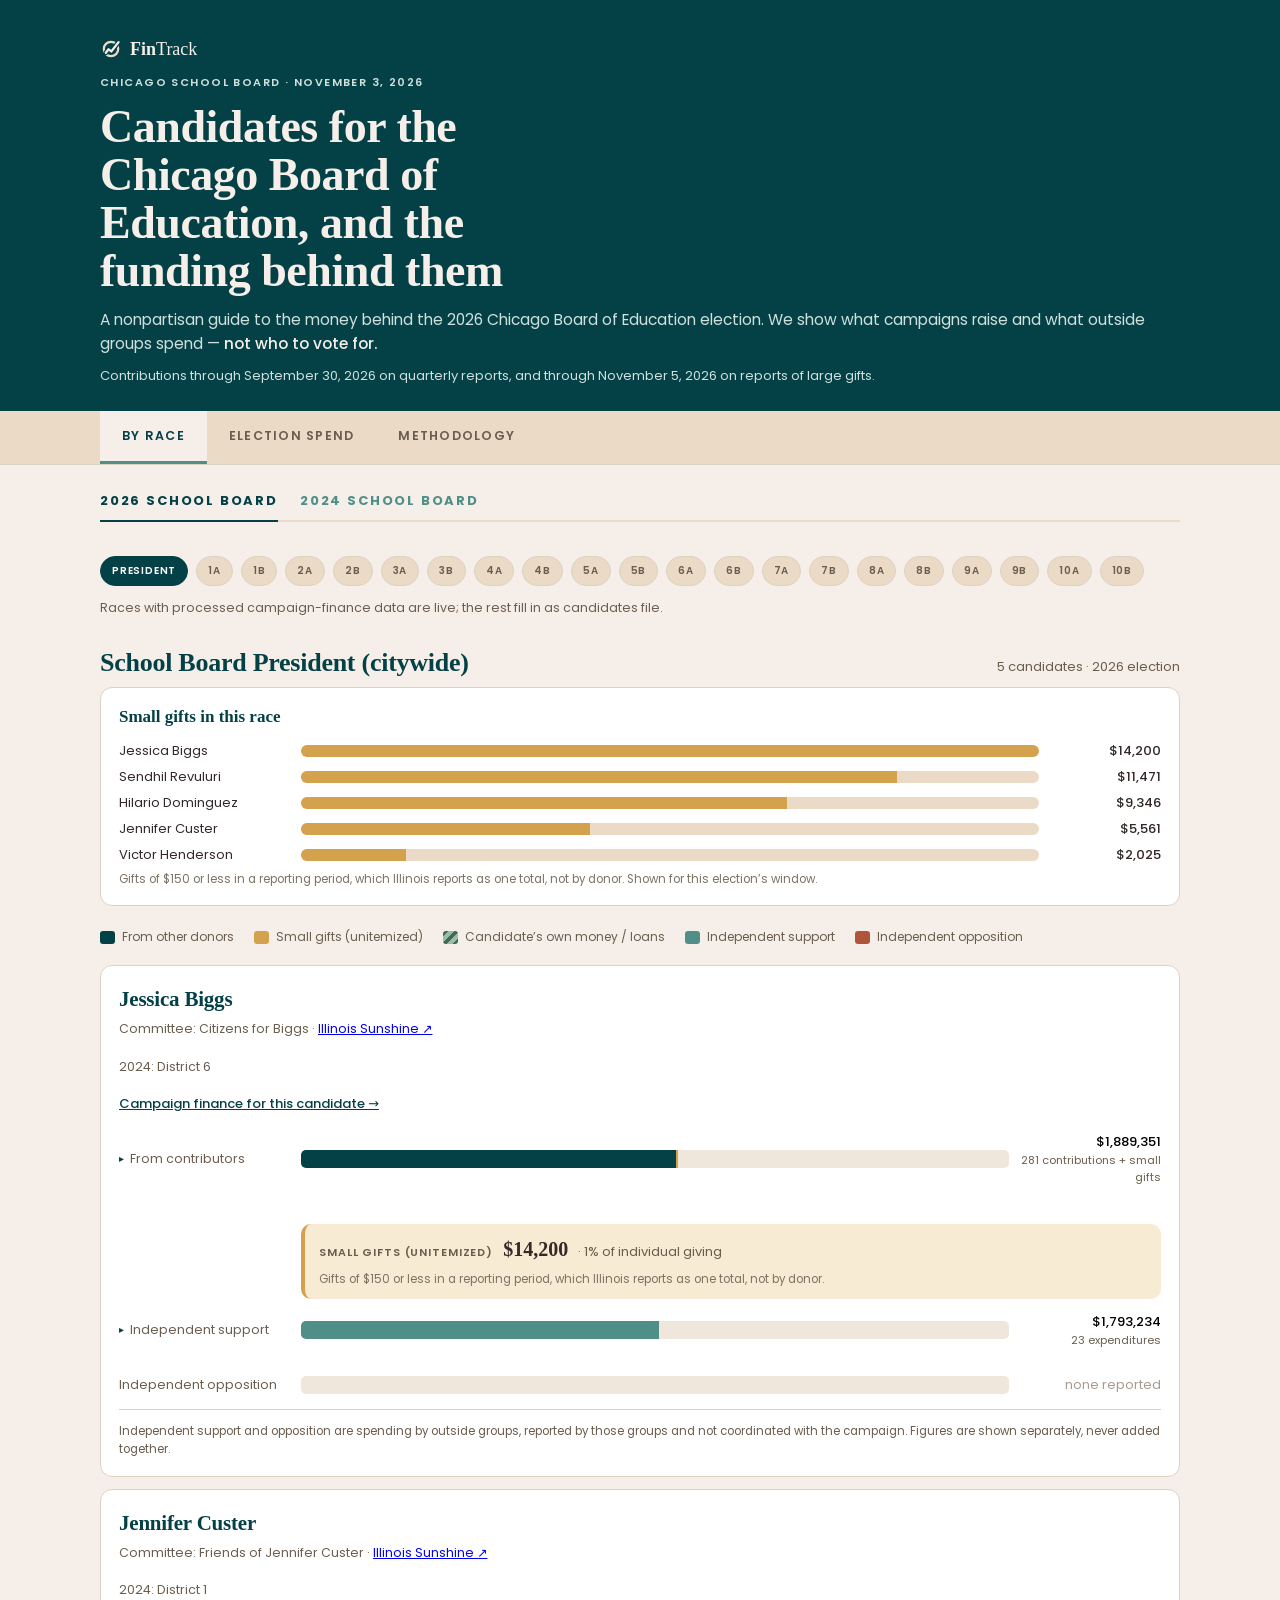
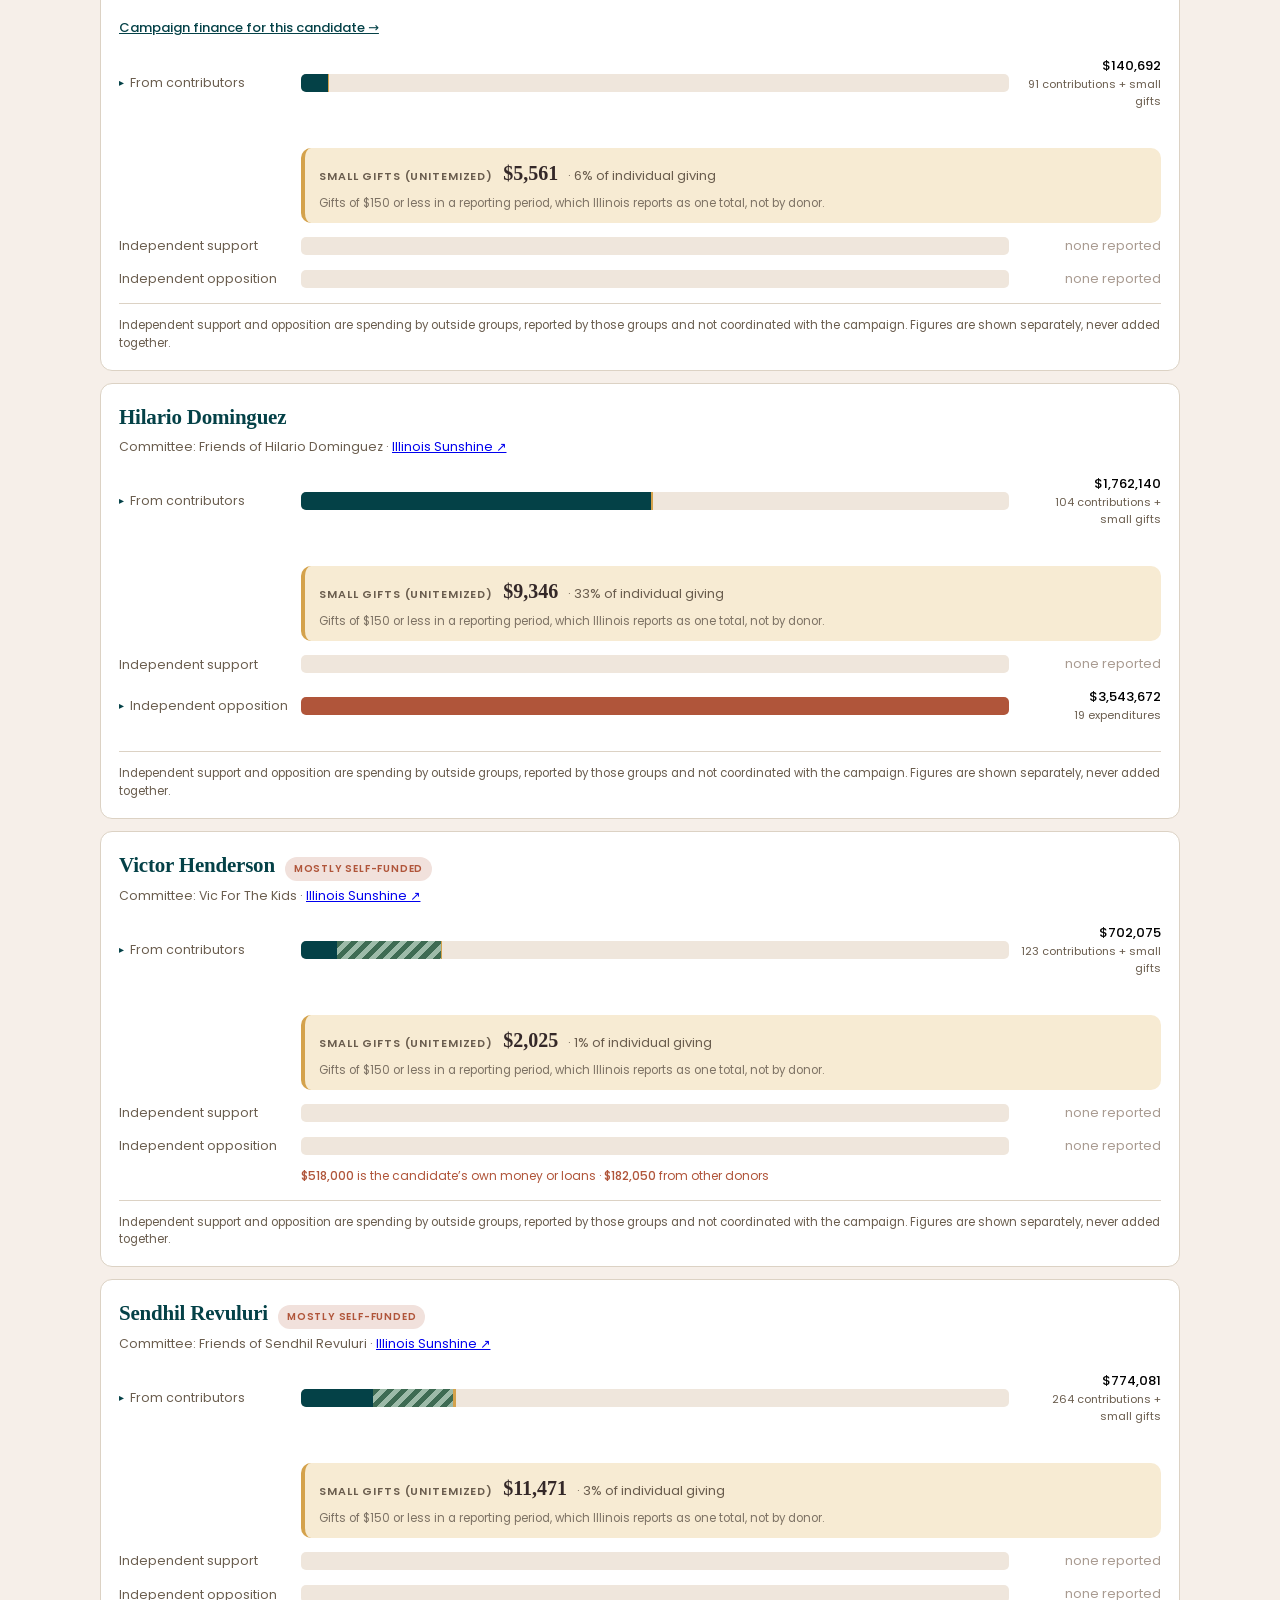
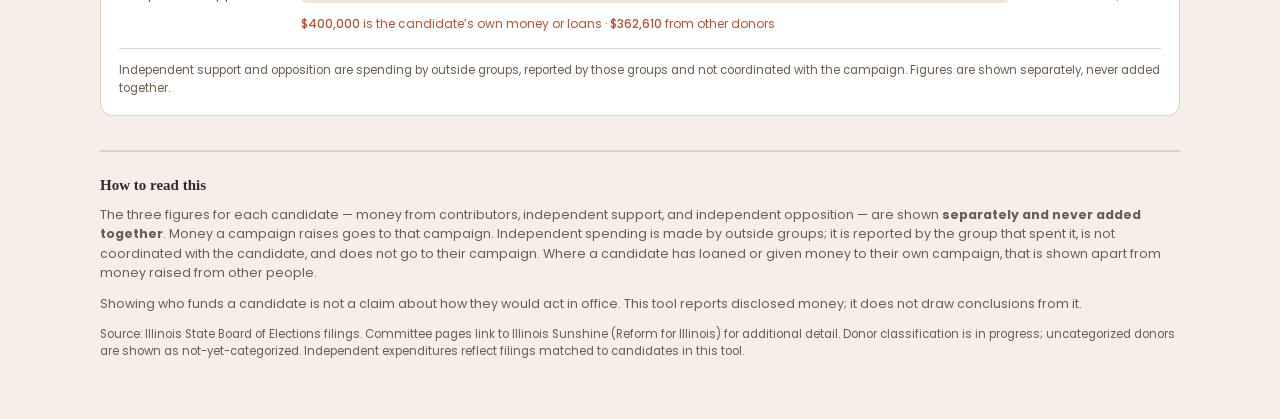
<file: campaign-finance/elections/embed/elections-embed.seo.html>
<!doctype html>
<html lang="en">
<head>
<meta charset="utf-8">
<meta name="viewport" content="width=device-width, initial-scale=1">
<link rel="preconnect" href="https://fonts.googleapis.com">
<link rel="preconnect" href="https://fonts.gstatic.com" crossorigin>
<link href="https://fonts.googleapis.com/css2?family=Poppins:wght@400;500;600;700&display=swap" rel="stylesheet">
</head>
<body style="margin:0">
<!-- ============================================================
     IPG Elections embed — paste this ENTIRE block into the SCHOOL BOARD page's
     Squarespace Code Block. One file per page; data-office is already set below,
     so nothing here is edited by hand.
     Data is fetched at runtime from GitHub Pages (election-data.json).
     ============================================================ -->
<script type="application/ld+json">{"@context":"https://schema.org","@graph":[{"@type":"WebPage","@id":"https://www.publicgoodpolicy.org/school-board-elections","name":"Candidates for the Chicago Board of Education, and the funding behind them","description":"Who funded the 2026 Chicago Board of Education election: campaign receipts and outside spending for every seat, from state election filings.","url":"https://www.publicgoodpolicy.org/school-board-elections","isPartOf":{"@type":"WebSite","name":"Institute for the Public Good","url":"https://www.publicgoodpolicy.org"},"publisher":{"@type":"Organization","name":"Institute for the Public Good","url":"https://www.publicgoodpolicy.org"},"creator":[{"@type":"Organization","name":"Institute for the Public Good","url":"https://www.publicgoodpolicy.org"},{"@type":"Person","name":"Ishan Daya","url":"https://ishandaya.com"}]},{"@type":"Dataset","name":"Candidates for the Chicago Board of Education, and the funding behind them","description":"Who funded the 2026 Chicago Board of Education election: campaign receipts and outside spending for every seat, from state election filings.","url":"https://www.publicgoodpolicy.org/school-board-elections","creator":[{"@type":"Organization","name":"Institute for the Public Good","url":"https://www.publicgoodpolicy.org"},{"@type":"Person","name":"Ishan Daya","url":"https://ishandaya.com"}],"publisher":{"@type":"Organization","name":"Institute for the Public Good","url":"https://www.publicgoodpolicy.org"},"isAccessibleForFree":true,"spatialCoverage":{"@type":"Place","name":"Chicago, Illinois"},"distribution":[{"@type":"DataDownload","encodingFormat":"application/json","contentUrl":"https://publicgoodpolicy.github.io/chi-council-votes/campaign-finance/election-data.school-board.json"}]}]}</script><div id="ipg-elect-root" data-office="school_board"><div class="wrap"><header class="masthead"><p class="track"><svg viewBox="0 0 32 32" width="22" height="22" aria-hidden="true" focusable="false"><circle cx="16" cy="16" r="10.5" fill="none" stroke="#EBDAC6" stroke-width="3.2"/><path d="M8.5 21.5 L12.5 16.5 L16.5 19.5 L27 6" fill="none" stroke="#044147" stroke-width="7" stroke-linecap="round" stroke-linejoin="round"/><path d="M8.5 21.5 L12.5 16.5 L16.5 19.5 L27 6" fill="none" stroke="#F6EFE9" stroke-width="3.4" stroke-linecap="round" stroke-linejoin="round"/></svg><span><b>Fin</b>Track</span></p><p class="eyebrow"><span class="box" aria-hidden="true"></span>Chicago School Board · November 3, 2026</p><h1>Candidates for the Chicago Board of Education, and the funding behind them</h1><p class="lede">A nonpartisan guide to the money behind the 2026 Chicago Board of Education election. We show what campaigns raise and what outside groups spend — <strong>not who to vote for.</strong></p></header><details><summary>Read the full summary</summary><section><h2>School Board</h2><h3>School Board President (citywide)</h3><ul><li>Jessica Biggs</li><li>Jennifer Custer</li><li>Hilario Dominguez</li><li>Victor Henderson</li><li>Sendhil Revuluri</li></ul><h3>School Board, District 1A</h3><ul><li>Ed Bannon</li><li>Margie B. Luczak</li></ul><h3>School Board, District 1B</h3><ul><li>Claudia Peralta</li><li>Michelle Pierre</li></ul><h3>School Board, District 2A</h3><ul><li>Ebony DeBerry</li><li>Bruce Leon (Withdrawn)</li><li>Hector Morales</li></ul><h3>School Board, District 2B</h3><ul><li>Daniel Basco</li><li>Kyna Lenhof</li><li>Deborah &quot;Debby&quot; Pope</li></ul><h3>School Board, District 3A</h3><ul><li>Peter Gonzales</li><li>Norma Rios Sierra</li></ul><h3>School Board, District 3B</h3><ul><li>Jason Dónes</li><li>Carlos A. Rivas Jr.</li></ul><h3>School Board, District 4A</h3><ul><li>Angel Alvarez</li><li>Ellen Sherratt</li><li>Karen Zaccor</li></ul><h3>School Board, District 4B</h3><ul><li>Ellen Rosenfeld</li></ul><h3>School Board, District 5A</h3><ul><li>Aaron &quot;Jitu&quot; Brown</li><li>LaPamela Williams</li></ul><h3>School Board, District 5B</h3><ul><li>Michilla &quot;Kyla&quot; Blaise</li><li>Anthony Hargrove</li></ul><h3>School Board, District 6A</h3><ul><li>Brenda Lee Anderson</li><li>Anusha Thotakura</li><li>Isaiah White</li></ul><h3>School Board, District 6B</h3><ul><li>Brittany B. Kimble</li><li>Michael L. Neal</li></ul><h3>School Board, District 7A</h3><ul><li>Jesus Ayala Jr</li><li>Emma Lozano</li></ul><h3>School Board, District 7B</h3><ul><li>Erika Díaz-Chávez</li><li>Yesenia Lopez</li></ul><h3>School Board, District 8A</h3><ul><li>Angel Gutierrez</li></ul><h3>School Board, District 8B</h3><ul><li>Juan Ignacio Gonzalez</li><li>Cydney Wallace (Removed from ballot)</li></ul><h3>School Board, District 9A</h3><ul><li>Brittany Bailey Preston</li><li>Ángel Luis Vélez Rodríguez (Removed from ballot)</li></ul><h3>School Board, District 9B</h3><ul><li>Therese Boyle</li><li>Katherine Dunneback</li></ul><h3>School Board, District 10A</h3><ul><li>Krista Nichols Alston (Removed from ballot)</li><li>Che &quot;Rhymefest&quot; Smith</li><li>Tameka Walton (Withdrawn)</li></ul><h3>School Board, District 10B</h3><ul><li>Connie Anderson</li><li>Rosita Chatonda (Removed from ballot)</li><li>Patrick Watson</li></ul></section><footer><h3>How to read this</h3><p>The three figures for each candidate — money from contributors, independent support, and independent opposition — are shown <strong>separately and never added together</strong>. Money a campaign raises goes to that campaign. Independent spending is made by outside groups; it is reported by the group that spent it, is not coordinated with the candidate, and does not go to their campaign. Where a candidate has loaned or given money to their own campaign, that is shown apart from money raised from other people.</p><p>Showing who funds a candidate is not a claim about how they would act in office. This tool reports disclosed money; it does not draw conclusions from it.</p><p class="src">Source: Illinois State Board of Elections filings. Committee pages link to Illinois Sunshine (Reform for Illinois) for additional detail. Donor classification is in progress; uncategorized donors are shown as not-yet-categorized. Independent expenditures reflect filings matched to candidates in this tool.</p></footer><section><div class="methodology"><h2>How this tool is built</h2><h3>What it covers</h3><p>This tool tracks campaign finance for Chicago’s school board elections. It includes every candidate who formed a fundraising committee with the Illinois State Board of Elections (SBE) — including candidates who later withdrew, were removed from the ballot, or never qualified. Whether someone appears on the ballot is shown as a status on their page; it is never a filter on whose money we track. Committees are shown per election cycle; a candidate’s committee history is shown as their committee filed it.</p><h3>Districts were redrawn between elections</h3><p>Board districts were redrawn between the 2024 election (10 districts) and 2026 (20 districts plus an elected president); a district number does not refer to the same geography across cycles.</p><h3>Where the data comes from</h3><p>Everything here derives from committees’ own filings with the Illinois State Board of Elections: itemized receipts (Schedule A), quarterly disclosure reports (D-2), interim large-contribution reports (A-1), and independent-expenditure filings. We pull SBE’s published data after each quarterly filing deadline.</p><h3>Itemization follows the filings</h3><p>Contribution data is pulled directly from Illinois State Board of Elections filings; itemization and disclosure boundaries follow the filings themselves. Every contribution a committee itemizes on its Schedule A appears here individually, attributed to the named donor as the committee reported it. We do not add donors SBE doesn’t disclose, and we do not summarize away donors it does.</p><p>Some filings list the same gift more than once: the same donor, date and amount on one report. We keep every line as filed, because the filings can’t tell a repeated gift from a filer’s double entry.</p><h3>Other receipts and loans</h3><p>A loan to a committee is counted in what the candidate raised, as the committee filed it. A candidate’s own loans are shown with the candidate’s own money. A loan is money the committee may have to pay back; it is not a gift.</p><h3>Small gifts</h3><p>Illinois reports a donor’s gifts by name once they pass $150 in a reporting period. Smaller gifts are reported as one total for each report, with no donor named. We count that total in what a candidate raised and show it as “Small gifts (unitemized),” never as a donor. Each report’s total belongs to the election whose window its reporting period ends in.</p><h3>The same donor, named two ways</h3><p>Illinois records the same person’s name two ways depending on the form — direct itemized contributions arrive as “Smith, John,” while independent-expenditure committees list funders as “John Smith.” When a reviewed classification or grouping refers to a donor, we honor it even if the two sources ordered the name differently — but only when the name tokens match exactly one existing donor. When more than one could match, we never guess; the case goes to human review. Original filings are never altered; both filed spellings remain visible, linked. Where we group a donor’s records, the tool shows the group’s name, and search finds the donor by the group’s name or by any name as filed.</p><h3>Three kinds of money, kept separate</h3><p>Campaign money reaches voters through distinct legal channels, and this tool never blends them:</p><ul><li><b>Direct contributions</b> — money given to a candidate’s own committee. This is what candidate pages, donor pages, and totals show unless explicitly labeled otherwise.</li><li><b>Independent expenditures supporting a candidate</b> — money spent by outside committees, legally barred from coordinating with the candidate.</li><li><b>Independent expenditures opposing a candidate</b> — outside money spent against them.</li></ul><p>These three streams are shown side by side, on shared scales, but never summed per candidate. A candidate does not control — and may not even welcome — money spent independently about them, so adding it to their fundraising would assert a relationship the law itself denies. Candidate rankings and totals are direct contributions only. (For the same reason, a candidate’s own committee is never treated as an independent spender.)</p><p>Outside groups’ filings name the candidate they spent for or against in their own words, and we match each filing to a candidate in this tool. When a match needs a person’s check, the spending is marked “⚑ needs review” until IPG has confirmed it.</p><h3>Amendments and timing</h3><p>Committees amend their filings. When they do, we use the latest version: a later-received filing supersedes earlier filings covering the same or overlapping periods. Contributions reported on interim A-1 filings (gifts of $1,000 or more, which committees report between quarterly reports) after a committee’s most recent quarterly report are included. The line at the top of the page says how far each kind of report runs.</p><h3>We check our numbers against the committees’ own sworn totals</h3><p>Every update, our itemized data is reconciled against each committee’s sworn direct-contribution totals, period by period, and every divergence is individually accounted for and disclosed — where a committee’s sworn cover total exceeds what its own itemized schedules account for, a divergence in the source filings themselves, which we disclose rather than reconstruct. See <a href="https://publicgoodpolicy.github.io/chi-council-votes/campaign-finance/elections/reconciliation-report.json" target="_blank" rel="noopener">the full reconciliation report</a> for the current match rate and <a href="https://publicgoodpolicy.github.io/chi-council-votes/campaign-finance/elections/known-gaps.json" target="_blank" rel="noopener">the known-gaps ledger</a> for each disclosed divergence.</p><p>Both verification artifacts are public: <a href="https://publicgoodpolicy.github.io/chi-council-votes/campaign-finance/elections/reconciliation-report.json" target="_blank" rel="noopener">the full reconciliation report</a> and <a href="https://publicgoodpolicy.github.io/chi-council-votes/campaign-finance/elections/known-gaps.json" target="_blank" rel="noopener">the known-gaps ledger</a>, which records each disclosed divergence with its evidence. This verification covers direct contributions to candidate committees; independent-expenditure filings are ingested from SBE but not yet independently reconciled the same way.</p><h3>Industry tags and donor groupings are editorial</h3><p>SBE filings identify donors; they don’t categorize them. Industry tags, donor groupings (for example, connecting a person’s individual giving with their business’s), and related-donor rollups are editorial classifications made by our researchers, reviewed against public records. Where we group related donors, the grouping stands in for a set of records rather than a single identifiable donor, and such rollups are excluded from the donor-network and relationship views.</p><h3>Correlation, not causation</h3><p>This tool shows who gave, who spent, and how officials and candidates are positioned — side by side. Proximity of money and outcomes is a starting point for questions, not an answer to them. Nothing here asserts that any contribution caused any decision.</p><p class="meth-credit">Designed and constructed by Ishan Daya and the Institute for the Public Good.</p></div></section></details></div></div>
<script>
/* Elections embed — DATA layer (pure, dual-runtime).
 *
 * No window / document / fetch / localStorage. Node can require() this for the
 * future SEO pre-render; the browser app layer (B2+) loads it as a global.
 *
 *   loadData(parsedJson) -> ONE memoized single-pass index
 *   candidateFigures(index, candidateId, cycle)  // cycle=null => all-time
 *   viewModels.raceBrowse(index, office, cycle)
 *   viewModels.raceView(index, raceId, cycle)
 *
 * The index is built in a single pass over contributions and a single pass over
 * IEs (O(C+I)); view models read pre-bucketed rows (no donors x contributions
 * nested scan — that was the council Compare-by-Donor regression).
 */
(function (root, factory) {
  if (typeof module !== 'undefined' && module.exports) module.exports = factory();
  else root.ElectData = factory();
})(typeof self !== 'undefined' ? self : this, function () {
  'use strict';

  // Office page -> the race.office values it owns.
  var OFFICE_RACE_OFFICES = {
    school_board: ['school_board_president', 'school_board_member'],
    city_council: ['alderperson'],
    mayor: ['mayor']
    // NOTE: city_clerk / city_treasurer races exist in the data but have no page
    // among the three Code Blocks (flagged in HALT 1) — intentionally unmapped.
  };

  // How each office page groups its races (sub-tabs / pickers).
  var OFFICE_GROUPS = {
    school_board: [
      { label: 'School Board', offices: ['school_board_president', 'school_board_member'] }
    ],
    city_council: [{ label: 'Wards', offices: ['alderperson'] }],
    mayor: [{ label: 'Mayor', offices: ['mayor'] }]
  };

  // Cycles never shown (out of SBE range / unattributable). Always excluded.
  var EXCLUDED_CYCLES = { 'pre-2011': 1, 'undated': 1 };
  var DUES_TYPE = 'IE Committee Dues Transfer';
  // AUDIT-2 M2: a committee's "other receipts" (money it takes in that is not a contribution, a
  // transfer in or a loan) leave every figure and every list, with the dues. ONE predicate for the
  // exclusion set, read at every site that aggregates rows (PS-94). A row on the own-committee
  // list keeps its M5 treatment whatever its filed type (PS-142, "as filed").
  var OTHER_RECEIPT_TYPE = 'Other Receipt';
  function isOtherReceipt(c) { return c.contribution_type === OTHER_RECEIPT_TYPE && !c.is_own_committee; }
  function excludedType(c) { return c.contribution_type === DUES_TYPE || isOtherReceipt(c); }

  // Election windows — mirrors campaign-finance/elections/election-windows.json (the
  // browser embed can't read that file at runtime). A finance row slices to an election
  // by FILING DATE in [start,end] inclusive; start:null = open-ended past. This is the
  // ADDITIVE per-election date filter layered onto the existing cycle filtering (2024 &
  // 2026 both live in cycle '2027', so only a date slice separates them). Keep in sync.
  // D-20 (PS-110): municipal's start is the 2027 council-era boundary from the repo's CYCLES
  // table, NOT the school-board `start: null` idiom. That idiom was harmless only because no
  // school-board committee predated the tool's subject; council incumbent committees carry
  // receipts back to 1999, and an open past would pour up to sixteen years of them into a
  // single "2027" figure — the coverage misstatement PS-93 exists to prevent.
  // FIX-1 (E1): school board's 2024 window starts 2024-01-01. The open start was harmless
  // only while no committee predated the tool's subject; once independent-expenditure funders
  // count toward an office view it put ten years of IE-committee gifts into "2024" (the
  // numbers audit, 2026-09-29). Money before a window is stated, never folded in
  // (preWindowReceipts below).
  var ELECTION_WINDOWS = {
    school_board: {
      '2024': { start: '2024-01-01', end: '2024-12-31' },
      '2026': { start: '2025-01-01', end: '2026-12-31' } },
    municipal: {
      '2027': { start: '2023-05-15', end: '2027-12-31' } } };
  // D-18 (PS-108): the office-type table replacing the prefix test. It enumerates BOTH
  // keyspaces officeType is called with — the page office (school_board / city_council /
  // mayor, from selectorOptions, spendWin, spendElectionIds, electionOf) and race.office
  // (from raceWin and resolvePersonRef). The prefix test collapsed both for school board by
  // accident, since `school_board` prefixes its own race offices; municipal has no such
  // relationship (`city_council` and `alderperson` share nothing), so a page-office-only
  // table would silently break raceWin and resolvePersonRef. city_clerk / city_treasurer are
  // included as TABLE entries only — their races remain reachable from no page — because
  // excluding them would recreate the null-collapse for two races if either ever carries
  // finance. The Python mirror is build_rollups.OFFICE_TYPE; [MUNI/TABLE] pins them together
  // against an independently stated oracle, since one predicate cannot span two languages.
  var OFFICE_TYPE = {
    school_board: 'school_board',
    school_board_president: 'school_board',
    school_board_member: 'school_board',
    city_council: 'municipal',
    alderperson: 'municipal',
    mayor: 'municipal',
    city_clerk: 'municipal',
    city_treasurer: 'municipal'
  };
  function officeType(office) { return OFFICE_TYPE[office] || null; }
  function winFor(office, electionId) {
    var t = officeType(office), o = t && ELECTION_WINDOWS[t]; return (o && o[electionId]) || null;
  }
  function inWindow(date, win) {
    return !!win && !!date && (win.start == null || date >= win.start) && (win.end == null || date <= win.end);
  }
  // Ruling 82a: the cycle a dated figure belongs to, from the artifact's own cycle table
  // ({code: {start, end}}). A date before every cycle reads 'pre-2011' (an EXCLUDED cycle), and
  // a date in no cycle reads 'undated', so the figure stays out of every in-subject sum.
  function cycleOfDate(table, date) {
    if (!date) return 'undated';
    var earliest = null;
    for (var code in table) {
      if (!table.hasOwnProperty(code)) continue;
      var cy = table[code] || {};
      if (cy.start && (earliest == null || cy.start < earliest)) earliest = cy.start;
      if ((cy.start == null || date >= cy.start) && (cy.end == null || date <= cy.end)) return code;
    }
    return (earliest != null && date < earliest) ? 'pre-2011' : 'undated';
  }
  // Which election a dated row belongs to (office-aware). Returns the election id or null.
  function electionOf(office, date) {
    var t = officeType(office), o = t && ELECTION_WINDOWS[t];
    if (!o || !date) return null;
    for (var id in o) { if (o.hasOwnProperty(id) && inWindow(date, o[id])) return id; }
    return null;
  }
  // A1 (PS-79): a race's OWN election window — the year prefix of race.election_id keyed
  // into its office's window table. This is the join between the two election-id keyspaces
  // (full election_id vs short window id) that previously existed nowhere in this file;
  // windowing is a property of the race's election, never of TOGGLE_RACES membership.
  function raceWin(race) {
    var m = /^(\d{4})-/.exec((race && race.election_id) || '');
    return m ? winFor(race.office, m[1]) : null;
  }
  // B1 (PS-79): a per-candidate surface that cannot resolve its window fails LOUD — it
  // never renders an unwindowed total. Called only where finance exists to filter, so
  // window-less races with no money (the latent municipal pages, F4) render untouched.
  function requireWin(race) {
    var w = raceWin(race);
    if (!w) throw new Error('[PS-79/B1] race ' + race.id + ' (' + (race.election_id || 'no election id') +
      ') has finance but no election window - refusing an unwindowed per-candidate total; ' +
      'add the window to ELECTION_WINDOWS (and election-windows.json)');
    return w;
  }
  // Union window across all of an office's elections (earliest start, latest end). An
  // open (null) bound on any window makes that side of the union open. For school_board:
  // [null, 2026-12-31] = 2024 + 2026 — the "All elections" default for the spend tab.
  function unionWindow(office) {
    var t = officeType(office), o = t && ELECTION_WINDOWS[t];
    if (!o) return null;
    var ids = Object.keys(o), start = null, end = null, openStart = false, openEnd = false;
    for (var i = 0; i < ids.length; i++) {
      var w = o[ids[i]];
      if (w.start == null) openStart = true; else if (start == null || w.start < start) start = w.start;
      if (w.end == null) openEnd = true; else if (end == null || w.end > end) end = w.end;
    }
    return { start: openStart ? null : start, end: openEnd ? null : end };
  }
  // Election ids for an office, newest first (e.g. ["2026","2024"]).
  function spendElectionIds(office) {
    var t = officeType(office), o = t && ELECTION_WINDOWS[t];
    return o ? Object.keys(o).sort().reverse() : [];
  }
  // Resolve a spend-filter selection ('all' | electionId) to a date window. 'all' = union.
  function spendWin(office, sel) { return (sel == null || sel === 'all') ? unionWindow(office) : winFor(office, sel); }
  // Global election selector options (SCOPE-UI): the ratified `{year} {body}` PATTERN —
  // ids from the office's window table (newest first), body from a per-office-type label.
  // A future election is a data addition (window entry + body label), never a copy edit.
  // The former per-spend-tab This/Last/All filter is retired: the global selector is the
  // ONE control answering the election question, and no cross-election ('all') time scope
  // is offered anywhere (ruled at SCOPE-UI G1/A1).
  // D-23 (PS-113): city_council and mayor share the `municipal` type, so both pages would
  // draw the identical "{year} Municipal" label. That is accepted as DORMANT, not fixed: the
  // selector renders only at options.length >= 2 (render.js selectorNav) and municipal has
  // one window, so the label reaches no page until a second municipal election is authored.
  // Distinguishing the two per office is banked for that day; per-office types duplicating
  // identical window dates would buy an invisible string with a real drift surface.
  var OFFICE_BODY_LABEL = { school_board: 'School Board', municipal: 'Municipal' };
  function selectorOptions(office) {
    var t = officeType(office), body = t && OFFICE_BODY_LABEL[t];
    if (!body) return [];
    return spendElectionIds(office).map(function (id) { return { id: id, label: id + ' ' + body }; });
  }

  // ---- stable, URL-safe slugs (locked scheme: e.g. "bruce-leon-district-2a") ----
  // Pure + deterministic so the browser app and the future SEO pre-render derive
  // identical paths from the same data.
  function kebab(s) {
    return String(s == null ? '' : s).toLowerCase().replace(/[^a-z0-9]+/g, '-').replace(/^-+|-+$/g, '');
  }
  // Elections whose race slugs are the public/canonical ones — emitted BARE so existing
  // URLs never change. Any OTHER election (the historical 2024 school board; boundaries
  // redrawn with no crosswalk) gets its year prefixed, so cross-cycle district labels can
  // never collide on the slug->id map. Keying off election_id makes the map collision-proof
  // (Gate-1 ruling) without touching a single existing slug.
  var BARE_SLUG_ELECTIONS = { '2026-school-board': 1, '2027-municipal': 1 };
  function electionSlugPrefix(race) {
    if (!race.election_id || BARE_SLUG_ELECTIONS[race.election_id]) return '';
    var m = /^(\d{4})-/.exec(race.election_id);
    return m ? m[1] + '-' : '';
  }
  function raceSlug(race) {
    var base;
    if (race.district) base = kebab(race.district);              // "District 2A" -> "district-2a"
    else if (race.ward) base = 'ward-' + race.ward;             // ward "23"      -> "ward-23"
    else base = kebab({ school_board_president: 'school-board-president', mayor: 'mayor',
                   city_clerk: 'city-clerk', city_treasurer: 'city-treasurer' }[race.office] || race.office);
    return electionSlugPrefix(race) + base;                      // "2024-district-3" for the 2024 backfill
  }
  function candidateSlug(cand, race) { return kebab(cand.name) + '-' + raceSlug(race); }
  function raceCode(race) {           // short chip label
    if (race.district) return String(race.district).replace(/^District\s+/i, '');  // "2A"
    if (race.ward) return 'Ward ' + race.ward;
    return ({ school_board_president: 'President', mayor: 'Mayor',
              city_clerk: 'Clerk', city_treasurer: 'Treasurer' }[race.office]) || race.label;
  }
  function officeFriendly(office) {   // for the "running for X" note
    return ({ school_board_president: 'Board President', school_board_member: 'School Board',
              alderperson: 'City Council', mayor: 'Mayor',
              city_clerk: 'City Clerk', city_treasurer: 'City Treasurer' }[office]) || office;
  }

  function round2(n) { return Math.round((n + Number.EPSILON) * 100) / 100; }

  // M5 (ratified 2026-10-02): the candidate's own money is decided by the per-row `is_self`
  // stamp on EVERY surface. The donor-wide test this file once applied to the card figures
  // (any loan, any donor typed Candidate, any donor tagged self-funding) is retired: it counted
  // a same-surname relative's gift or loan as the candidate's own and missed a candidate whose
  // donor record was not typed. A transfer from the candidate's other committee is its own
  // figure (`is_own_committee`, stamped from the closed list), neither own money nor a donor's.

  function loadData(json, opts) {
    opts = opts || {};
    var races = json.races || [];
    var candidates = json.candidates || [];
    var committees = json.committees || {};
    var donors = json.donors || {};
    var contributions = json.contributions || [];
    var ies = json.independent_expenditures || [];

    var raceById = {}, candidateById = {}, candidatesByRace = {};
    for (var i = 0; i < races.length; i++) raceById[races[i].id] = races[i];
    for (var j = 0; j < candidates.length; j++) {
      var cnd = candidates[j];
      candidateById[cnd.id] = cnd;
      (candidatesByRace[cnd.race_id] || (candidatesByRace[cnd.race_id] = [])).push(cnd);
    }

    // Office scope (opts.office): keep only IEs whose TARGET candidate runs for
    // this office, so council/municipal IE activity never bleeds into a
    // school-board view. inScopeCand=null means no scoping (all offices).
    var officeSet = opts.office ? OFFICE_RACE_OFFICES[opts.office] : null;
    var inScopeCand = null;
    if (officeSet) {
      inScopeCand = {};
      for (var s = 0; s < candidates.length; s++) {
        var rc = raceById[candidates[s].race_id];
        if (rc && officeSet.indexOf(rc.office) >= 0) inScopeCand[candidates[s].id] = 1;
      }
    }

    // committee key <-> candidate_id, and the committee meta lookup
    var candByCommittee = {};            // committee key -> candidate_id
    var committeeKeyByCandidate = {};    // candidate_id  -> committee key
    for (var key in committees) {
      if (!committees.hasOwnProperty(key)) continue;
      var cid = committees[key].candidate_id;
      if (cid) { candByCommittee[key] = cid; committeeKeyByCandidate[cid] = key; }
    }
    // Ruling 74a (display 76b): unitemized individual contributions, one figure per final D-2
    // report on the committee (apply_unitemized.py). Committee grain only — never a donor or a
    // row (PS-96). Ruling 82a: a report's figure belongs to the window and cycle its period END
    // falls in.
    var cycleTable = json.cycles || {};
    var smallGiftsByCandidate = {};   // candidate_id -> [{ end, amount, cycle }]
    for (var skey in committees) {
      if (!committees.hasOwnProperty(skey)) continue;
      var scid = committees[skey].candidate_id, sper = committees[skey].unitemized_periods;
      if (!scid || !sper || !sper.length) continue;
      var slist = smallGiftsByCandidate[scid] || (smallGiftsByCandidate[scid] = []);
      for (var sp = 0; sp < sper.length; sp++) {
        slist.push({ end: sper[sp].end, amount: sper[sp].amount || 0, cycle: cycleOfDate(cycleTable, sper[sp].end) });
      }
    }

    var directByCandidate = {};    // candidate_id -> [contrib rows]
    var fundersBySpender = {};     // spender committee key -> [contrib rows]  (second hop)
    var parentRollup = {};         // parent_id -> { parent_id, name, rows:[] }
    var industryByCandidate = {};  // candidate_id -> { industry -> {direct, support, oppose} }  (B4)
    var flagByCandidate = {};      // candidate_id -> { flagType -> {amount, count} }            (B4)
    var cyclesSeen = {};
    var stats = { contributionRowsVisited: 0, ieRowsVisited: 0 }, through = { quarterly: null, largeGift: null };

    // ---- single pass over contributions ----
    for (var k = 0; k < contributions.length; k++) {
      stats.contributionRowsVisited++;
      var ct = contributions[k]; noteThrough(through, ct);   // AUDIT-2 (PS-156): every row, before any scope test
      var ck = ct.committee_id;
      var candId = candByCommittee[ck];
      var donor = donors[ct.donor_id];
      var inScope = !EXCLUDED_CYCLES[ct.cycle] && !excludedType(ct);
      if (inScope && ct.cycle) cyclesSeen[ct.cycle] = 1;

      if (candId) {
        (directByCandidate[candId] || (directByCandidate[candId] = [])).push(ct);
        if (inScope) {
          var amt = ct.amount || 0;
          var inds = (donor && donor.industries && donor.industries.length) ? donor.industries : ['uncategorized'];
          var ibc = industryByCandidate[candId] || (industryByCandidate[candId] = {});
          for (var a = 0; a < inds.length; a++) {
            var slot = ibc[inds[a]] || (ibc[inds[a]] = { direct: 0, support: 0, oppose: 0 });
            slot.direct = round2(slot.direct + amt);
          }
          var flags = (donor && donor.flags) || [];
          if (flags.length) {
            var fbc = flagByCandidate[candId] || (flagByCandidate[candId] = {});
            for (var f = 0; f < flags.length; f++) {
              var ft = (flags[f] && flags[f].type) || String(flags[f]);
              var fslot = fbc[ft] || (fbc[ft] = { amount: 0, count: 0 });
              fslot.amount = round2(fslot.amount + amt); fslot.count++;
            }
          }
        }
      } else {
        var cm = committees[ck];
        if (cm && cm.type === 'independent_expenditure') {
          (fundersBySpender[ck] || (fundersBySpender[ck] = [])).push(ct);
        }
      }

      // parent rollup (browse-donors / contributor drill-down) — all contributions
      if (donor) {
        var pid = donor.parent_id || ct.donor_id;
        var pr = parentRollup[pid] ||
          (parentRollup[pid] = { parent_id: pid, name: (donors[pid] && donors[pid].name) || donor.name, rows: [] });
        pr.rows.push(ct);
      }
    }

    // ---- single pass over IEs ----
    var ieByCandidate = {};  // candidate_id -> {support:[], oppose:[]}
    var iesBySpender = {};   // spender committee key -> [ie rows]
    var inScopeIE = {};      // IE committee keys with >=1 kept IE (office-scoped)
    for (var m = 0; m < ies.length; m++) {
      stats.ieRowsVisited++;
      var ie = ies[m];
      // item 5: a candidate's OWN committee is never an independent spender
      if (candByCommittee[ie.spender_committee_id]) continue;
      // item 4: office scope — drop IEs whose target runs for another office
      if (inScopeCand && !inScopeCand[ie.target_candidate_id]) continue;
      if (ie.spender_committee_id) {
        (iesBySpender[ie.spender_committee_id] || (iesBySpender[ie.spender_committee_id] = [])).push(ie);
        inScopeIE[ie.spender_committee_id] = 1;
      }
      var tcand = ie.target_candidate_id;
      if (!tcand) continue;
      var bucket = ieByCandidate[tcand] || (ieByCandidate[tcand] = { support: [], oppose: [] });
      (ie.stance === 'oppose' ? bucket.oppose : bucket.support).push(ie);
      if (!EXCLUDED_CYCLES[ie.cycle]) {
        if (ie.cycle) cyclesSeen[ie.cycle] = 1;
        var sp = committees[ie.spender_committee_id];
        var tags = (sp && sp.industry_tags) || [];
        var ibc2 = industryByCandidate[tcand] || (industryByCandidate[tcand] = {});
        var field = ie.stance === 'oppose' ? 'oppose' : 'support';
        for (var t = 0; t < tags.length; t++) {
          var s2 = ibc2[tags[t]] || (ibc2[tags[t]] = { direct: 0, support: 0, oppose: 0 });
          s2[field] = round2(s2[field] + (ie.amount || 0));
        }
      }
    }

    // slug -> id resolvers (for app navigation + SEO paths)
    var raceBySlug = {}, candidateBySlug = {};
    for (var ri = 0; ri < races.length; ri++) raceBySlug[raceSlug(races[ri])] = races[ri].id;
    for (var ci = 0; ci < candidates.length; ci++) {
      var cc = candidates[ci], rr = raceById[cc.race_id];
      if (rr) candidateBySlug[candidateSlug(cc, rr)] = cc.id;
    }

    // Affiliated-entity rollup metadata (parent -> {members, roles, ...}), keyed by the
    // canonical (parent) donor id, so the donor popup can show the entity breakdown.
    var donorClusters = json.donor_clusters || {};
    var clusterByParent = {};
    for (var ccid in donorClusters) {
      if (!donorClusters.hasOwnProperty(ccid)) continue;
      var _cl = donorClusters[ccid];
      if (_cl && _cl.canonical_id) clusterByParent[_cl.canonical_id] = _cl;
    }
    // F-1 (rulings 128-3, 131-1): an office file (election-data.<office>.json) carries this
    // office's committees and contributions only. Three fields keep the page what it was on
    // the full file: parent_order (the full file's parent order, so equal totals keep their
    // order), own_committee_givers (the "Candidate's other committee" chip reads every gift,
    // M5, including gifts to another office), and other_office_giving (each donor's giving to
    // the other offices, per election window, computed by donorFootprint on the full file).
    // The full file carries none of them, and loads as before.
    if (json.parent_order) {
      var _po = {}, _seen = {};
      for (var poi = 0; poi < json.parent_order.length; poi++) {
        var _pk = json.parent_order[poi];
        if (parentRollup.hasOwnProperty(_pk) && !_seen[_pk]) { _po[_pk] = parentRollup[_pk]; _seen[_pk] = 1; }
      }
      for (var _rk in parentRollup) if (parentRollup.hasOwnProperty(_rk) && !_seen[_rk]) _po[_rk] = parentRollup[_rk];
      parentRollup = _po;
    }
    var ownGivers = null;
    if (json.own_committee_givers) { ownGivers = {}; for (var ogi = 0; ogi < json.own_committee_givers.length; ogi++) ownGivers[json.own_committee_givers[ogi]] = 1; }
    return {
      officeSlice: json.office_slice || null, ownGivers: ownGivers, otherOfficeGiving: json.other_office_giving || null,
      races: races, candidates: candidates, committees: committees, donors: donors,
      donorClusters: donorClusters, clusterByParent: clusterByParent,
      industryTags: json.industry_tags || {}, flagTypes: json.flag_types || {},
      rollups: json.rollups || {},
      // CNCL-DATA-1 P2.1 W7 — C4's two figures, carried on the index rather than on `verify`.
      // `verify` is the two RUNTIME VERIFICATION artifacts (reconciliation-report.json,
      // known-gaps.json), fetched separately and allowed to fail without taking the page with
      // them; `dues_excluded` is a field of the DATA artifact this index was built from. Putting
      // it on `verify` would say it can go missing independently of the data, which is false,
      // and would make C4's "from the artifact the surface serves" a lie about which artifact.
      // Passed through unnormalized: an absent or malformed field must arrive as undefined so
      // C4 does not render at all (figure posture (i)), never as a zeroed default.
      duesExcluded: json.dues_excluded || null,
      raceById: raceById, candidateById: candidateById, candidatesByRace: candidatesByRace,
      candByCommittee: candByCommittee, committeeKeyByCandidate: committeeKeyByCandidate,
      smallGiftsByCandidate: smallGiftsByCandidate,
      directByCandidate: directByCandidate, ieByCandidate: ieByCandidate, iesBySpender: iesBySpender,
      inScopeIE: inScopeIE, office: opts.office || null, dataThrough: through,   // AUDIT-2 (PS-156)
      fundersBySpender: fundersBySpender, parentRollup: parentRollup,
      industryByCandidate: industryByCandidate, flagByCandidate: flagByCandidate,
      raceBySlug: raceBySlug, candidateBySlug: candidateBySlug,
      cyclesSeen: cyclesSeen, _stats: stats, _memo: {}
    };
  }

  function sumIE(list, cycle, win) {
    var s = 0, n = 0;
    for (var i = 0; i < list.length; i++) {
      var ie = list[i];
      if (EXCLUDED_CYCLES[ie.cycle]) continue;
      if (cycle != null && ie.cycle !== cycle) continue;
      if (win && !inWindow(ie.date, win)) continue;
      s += ie.amount || 0; n++;
    }
    return { amount: s, count: n };
  }

  // The three money figures, kept SEPARATE — never summed into one number.
  // cycle = null -> all-time (all non-excluded cycles); else a specific cycle code.
  function candidateFigures(index, candidateId, cycle, win) {
    var direct = index.directByCandidate[candidateId] || [];
    var total = 0, self = 0, own = 0, count = 0, other = 0, otherCount = 0, indiv = 0;
    for (var i = 0; i < direct.length; i++) {
      var c = direct[i];
      if (EXCLUDED_CYCLES[c.cycle]) continue;
      if (c.contribution_type === DUES_TYPE) continue;
      if (cycle != null && c.cycle !== cycle) continue;
      if (win && !inWindow(c.date, win)) continue;
      if (isOtherReceipt(c)) { other += c.amount || 0; otherCount++; continue; }   // M2: stated, never counted
      var a = c.amount || 0;
      total += a; count++;
      if (c.is_self) self += a;
      else if (c.is_own_committee) own += a;
      else { var dn = index.donors && index.donors[c.donor_id]; if (dn && dn.type === 'Individual') indiv += a; }
    }
    // Ruling 74a/82a: small gifts in the same scope, by period end. Ruling 83a: their share is of
    // individual giving = itemized gifts from individual donors (not the candidate's own money,
    // not the candidate's other committee) + small gifts.
    var sg = index.smallGiftsByCandidate ? (index.smallGiftsByCandidate[candidateId] || []) : [];
    var small = 0, reports = 0;
    for (var j = 0; j < sg.length; j++) {
      if (EXCLUDED_CYCLES[sg[j].cycle]) continue;
      if (cycle != null && sg[j].cycle !== cycle) continue;
      if (win && !inWindow(sg[j].end, win)) continue;
      small += sg[j].amount; reports++;
    }
    var ieB = index.ieByCandidate[candidateId] || { support: [], oppose: [] };
    var sup = sumIE(ieB.support, cycle, win), opp = sumIE(ieB.oppose, cycle, win);
    return {
      contributions: { total: round2(total), selfFunded: round2(self), ownCommittee: round2(own),
                       thirdParty: round2(total - self - own), count: count },
      // 74a: counted in the raised figure as its own line; contributions.total stays the itemized
      // rows (every row-recount invariant reads it). raised = contributions.total + smallGifts.total.
      smallGifts: { total: round2(small), reports: reports, individualItemized: round2(indiv),
                    share: (indiv + small) > 0 ? small / (indiv + small) : null },
      raised: round2(total + small),
      otherReceipts: { total: round2(other), count: otherCount },   // M2
      independentSupport: round2(sup.amount), independentSupportCount: sup.count,
      independentOpposition: round2(opp.amount), independentOppositionCount: opp.count
    };
  }

  // AUDIT-2 M2: C7's two figures, for the page this index serves. Every card on the page's
  // races, in every election the page shows, reads its other-receipts line from candidateFigures,
  // through its funding candidacy, in its race's own window (raceView). This sums those same
  // reads, so the methodology states the total of the lines a reader can open on the page. It is
  // NOT the artifact's `other_receipts_excluded`: that field covers every office the file holds
  // and every date since the subject begins, and a page would state money none of its cards show.
  // A race with no window is skipped here; its card already fails loud (PS-79, B1).
  function otherReceiptsOnPage(index) {
    if (index._memo && index._memo.otherOnPage) return index._memo.otherOnPage;
    var offices = index.office ? (OFFICE_RACE_OFFICES[index.office] || []) : null, amt = 0, cnt = 0;
    for (var i = 0; i < index.races.length; i++) {
      var r = index.races[i], w = raceWin(r);
      if ((offices && offices.indexOf(r.office) < 0) || !raceIsLive(index, r) || !w) continue;
      var cs = index.candidatesByRace[r.id] || [];
      for (var j = 0; j < cs.length; j++) {
        if (cs[j].vacating_for && index.raceById[cs[j].vacating_for]) continue;   // a pointer, not a card
        var fid = fundingCandidacy(index, cs[j]);
        if (!fid) continue;
        var o = candidateFigures(index, fid, null, w).otherReceipts;
        amt += o.total; cnt += o.count;
      }
    }
    var out = { amount: round2(amt), count: cnt };
    if (index._memo) index._memo.otherOnPage = out;
    return out;
  }

  // FIX-1 (E1): a candidate's committee receipts dated before the office's earliest window
  // start — money outside every election this office shows. Stated as its own line on the
  // card, never folded into a windowed figure. Scoped by table to the office types E1 names
  // (school board): municipal incumbents carry receipts back to 1999, and E1 does not reach
  // them. Returns null when there is nothing to state.
  var PRE_WINDOW_OFFICE_TYPES = { school_board: 1 };
  function preWindowReceipts(index, candidateId, race) {
    var t = officeType(race && race.office);
    if (!t || !PRE_WINDOW_OFFICE_TYPES[t]) return null;
    var u = unionWindow(race.office);
    if (!u || !u.start) return null;
    var rows = index.directByCandidate[candidateId] || [], total = 0, count = 0;
    for (var i = 0; i < rows.length; i++) {
      var c = rows[i];
      if (EXCLUDED_CYCLES[c.cycle] || excludedType(c)) continue;
      if (!c.date || c.date >= u.start) continue;
      total += c.amount || 0; count++;
    }
    return total > 0 ? { before: u.start, year: u.start.slice(0, 4), total: round2(total), count: count } : null;
  }

  // Illinois Sunshine link — council embed's exact construction: prefer a stored
  // il_sunshine_url, else build from the SBE id (encoded), else none.
  function sunshineUrl(cm) {
    if (!cm) return null;
    if (cm.il_sunshine_url) return cm.il_sunshine_url;
    if (cm.sbe_committee_id) return 'https://illinoissunshine.org/committees/' + encodeURIComponent(cm.sbe_committee_id) + '/';
    return null;
  }

  function committeeMeta(index, candidateId) {
    var ckey = index.committeeKeyByCandidate[candidateId];
    if (!ckey) return null;
    var cm = index.committees[ckey];
    return {
      key: ckey, name: cm.committee_name || null, sbe_committee_id: cm.sbe_committee_id || null,
      sunshineUrl: sunshineUrl(cm)
    };
  }

  // Contributor drill-down: a candidate's direct contributions rolled up by
  // parent_id, sorted desc, INCLUDING the small-dollar aggregate as its own line.
  // Option A: lines sum EXACTLY to candidateFigures().contributions.total.
  function candidateContributors(index, candidateId, cycle, win) {
    var rows = index.directByCandidate[candidateId] || [];
    var by = {};
    for (var i = 0; i < rows.length; i++) {
      var c = rows[i];
      if (EXCLUDED_CYCLES[c.cycle]) continue;
      if (excludedType(c)) continue;
      if (cycle != null && c.cycle !== cycle) continue;
      if (win && !inWindow(c.date, win)) continue;
      var donor = index.donors[c.donor_id] || {};
      var pid = donor.parent_id || c.donor_id;
      var parent = index.donors[pid] || donor;
      var m = by[pid] || (by[pid] = { parent_id: pid, name: donorName(index, pid, parent), searchNames: donorSearchNames(index, pid, parent),
        industries: parent.industries || [], flags: parent.flags || [],
        total: 0, count: 0, isSelf: false, ownCommittee: false, isAggregate: false });
      m.total = round2(m.total + (c.amount || 0)); m.count++;
      // Self-funding is the pipeline's ONE relational decision, stamped per row by
      // build_rollups (donor identity-matches THIS recipient). The render DISPLAYS it; it
      // does not decide self from donor-global attributes (which leaked a self-funder's
      // gift to ANOTHER candidate, e.g. Leon->Rosenfeld).
      if (c.is_self) m.isSelf = true;
      // M5: a listed giver stands alone in its line (the validator refuses a clustered giver),
      // so a line with one such row is that giver's transfers and nothing else.
      if (c.is_own_committee) m.ownCommittee = true;
      if (parent.type === 'Aggregate' || (parent.industries || []).indexOf('small-dollar') >= 0) m.isAggregate = true;
    }
    var lines = []; for (var k in by) if (by.hasOwnProperty(k)) lines.push(by[k]);
    lines.sort(function (a, b) { return b.total - a.total; });
    var total = 0; for (var j = 0; j < lines.length; j++) total += lines[j].total;
    return { lines: lines, total: round2(total), count: lines.length };
  }

  // Second hop: who funds one IE committee — contributions INTO it, dues excluded,
  // rolled up by parent_id, sorted desc.
  function spenderFunders(index, spenderKey) {
    var rows = index.fundersBySpender[spenderKey] || [];
    var by = {};
    for (var i = 0; i < rows.length; i++) {
      var c = rows[i];
      if (excludedType(c)) continue;        // internal dues transfers are not giving
      // PS-93: out-of-subject money (pre-2011/undated cycles) never enters an unchosen
      // figure — this lifetime funder total fed the "Funded primarily by" identity line
      // from money every other surface excluded (EXCL-UNIFORM; the SEIU PAC case).
      if (EXCLUDED_CYCLES[c.cycle]) continue;
      var donor = index.donors[c.donor_id] || {};
      var pid = donor.parent_id || c.donor_id;
      var parent = index.donors[pid] || donor;
      var m = by[pid] || (by[pid] = { parent_id: pid, name: donorName(index, pid, parent),
        industries: parent.industries || [], flags: parent.flags || [], total: 0, count: 0 });
      m.total = round2(m.total + (c.amount || 0)); m.count++;
    }
    var funders = []; for (var k in by) if (by.hasOwnProperty(k)) funders.push(by[k]);
    funders.sort(function (a, b) { return b.total - a.total; });
    var total = 0; for (var j = 0; j < funders.length; j++) total += funders[j].total;
    return { funders: funders, total: round2(total), count: funders.length };
  }

  // Tier 3: a donor's footprint WITHIN this election artifact — every committee /
  // candidate this parent has funded (direct gifts + money into IE committees),
  // dues excluded. Election-scoped only; council-side giving is NOT included.
  // Chronological cycle order: a "pre-YYYY" bucket sorts just BEFORE that year (oldest
  // first), so pre-2011 < 2015 < 2019 < 2023 < 2027 (a plain lexical sort puts "pre-…"
  // last because 'p' > '2'). Used wherever a cycle list is displayed.
  function cycleKey(c) {
    var s = String(c), pre = /^pre-?(\d{4})/i.exec(s);
    if (pre) return (+pre[1]) - 0.5;
    var y = /(\d{4})/.exec(s);
    return y ? +y[1] : 1e9;
  }
  function sortCycles(arr) { return arr.slice().sort(function (a, b) { return cycleKey(a) - cycleKey(b); }); }

  // Display year for one contribution row: prefer the filing date, else fall back to
  // the cycle — reusing the same /(\d{4})/ extraction as cycleKey. Aggregate rows have
  // date:null, so they resolve to their cycle year; render shows the bare year (never a
  // fabricated month/day).
  function rowYear(c) {
    var d = /(\d{4})/.exec(String(c.date || ''));
    if (d) return +d[1];
    var y = /(\d{4})/.exec(String(c.cycle || ''));
    return y ? +y[1] : null;
  }

  function donorFootprint(index, parentId, win) {
    var parent = index.donors[parentId] || { id: parentId, name: parentId };
    var pr = index.parentRollup[parentId];
    var rows = (pr && pr.rows) || [];
    var by = {}, entBy = {}, cyc = {}, kept = 0;
    for (var i = 0; i < rows.length; i++) {
      var c = rows[i];
      if (excludedType(c)) continue;
      // PS-93: excluded here too, not only by the click-context window — the windowless
      // opener the person surface's affordance will create (E7) makes this line
      // load-bearing, and the open-start 2024 window admits pre-2011 dates by itself.
      if (EXCLUDED_CYCLES[c.cycle]) continue;
      if (win && !inWindow(c.date, win)) continue;
      var cid = c.committee_id, cm = index.committees[cid] || {};
      // office scope: an IE committee is in scope by the SAME test the donor's row uses (M1): it spent
      // on this office, and inside the click-context window where there is one (ieActiveForOffice).
      if (cm.type === 'independent_expenditure' && index.office && !(index.inScopeIE[cid] && ieActiveForOffice(index, cid, win))) continue;
      var m = by[cid];
      if (!m) {
        m = by[cid] = { committee_id: cid, total: 0, count: 0, kind: 'other', label: cm.committee_name || cid, rows: [] };
        if (cm.candidate_id) {
          var cand = index.candidateById[cm.candidate_id] || {}, race = index.raceById[cand.race_id] || {};
          m.kind = 'candidate'; m.label = (cand.name || cm.candidate_id) + (race.label ? (' — ' + race.label) : '');  m.office = race.office || null;  // DESIGN-1c: grouping key
        } else if (cm.type === 'independent_expenditure') {
          m.kind = 'ie'; m.label = cm.committee_name || cid;
          m.ieIdentity = spenderFunders(index, cid).funders.slice(0, 3).map(function (x) { return x.name; });
        }
      }
      m.total = round2(m.total + (c.amount || 0)); m.count++;
      // X-1: itemized direct-contribution row, additive (existing fields/keys untouched).
      // Optional flags default to false; in_kind_description / contribution_count are null
      // unless the row carries them. Stream is direct by construction — pr.rows are
      // contributions[] only, never IE rows (verified: no contribution carries a stance).
      m.rows.push({
        date: c.date || null, year: rowYear(c), amount: c.amount || 0,
        is_self: !!c.is_self, is_own_committee: !!c.is_own_committee, is_loan: !!c.is_loan, is_in_kind: !!c.is_in_kind,
        in_kind_description: c.in_kind_description || null,
        is_aggregate: !!c.is_aggregate, contribution_count: c.contribution_count || null
      });
      kept++;
      if (c.cycle) cyc[c.cycle] = 1;
      var eid = c.donor_id, em = entBy[eid] || (entBy[eid] = { id: eid, amount: 0, count: 0 });
      em.amount = round2(em.amount + (c.amount || 0)); em.count++;
    }
    var committees = [];
    for (var k in by) if (by.hasOwnProperty(k)) {
      // Rows newest-first; ISO dates sort lexically = chronologically. Null-dated
      // (aggregate) rows sort last.
      by[k].rows.sort(function (a, b) { var da = a.date || '', db = b.date || ''; return da < db ? 1 : da > db ? -1 : 0; });
      committees.push(by[k]);
    }
    committees.sort(function (a, b) { return b.total - a.total; });
    var total = 0; for (var j = 0; j < committees.length; j++) total += committees[j].total;
    // Affiliated-entity breakdown (E-2): split the SAME windowed rows by the actual filer
    // (child entity), so the per-entity figures sum EXACTLY to the footprint total. This is
    // ONE legitimate stream (a sum of affiliated-entity contributions), NOT direct + support
    // + oppose — firewall-clean. Present only when >1 entity gave within the window.
    var cluster = index.clusterByParent && index.clusterByParent[parentId];
    var entIds = []; for (var e in entBy) if (entBy.hasOwnProperty(e)) entIds.push(e);
    var rollup = null;
    if (cluster && entIds.length > 1) {
      var roles = cluster.roles || {};
      var members = entIds.map(function (eid) {
        var dn = index.donors[eid] || {};
        return { id: eid, name: dn.name || eid,
          role: (eid === parentId) ? 'parent' : (roles[eid] || 'related'),
          amount: entBy[eid].amount, count: entBy[eid].count };
      });
      members.sort(function (a, b) {
        if (a.role === 'parent' && b.role !== 'parent') return -1;
        if (b.role === 'parent' && a.role !== 'parent') return 1;
        return b.amount - a.amount;
      });
      rollup = { relationship: cluster.relationship || 'affiliated entities',
        total: round2(total), members: members, entities: members.length };
    }
    return {
      parent_id: parentId, name: donorName(index, parentId, parent), win: win || null,
      industries: parent.industries || [], flags: parent.flags || [],
      committees: committees, total: round2(total), count: committees.length,
      contributionsCount: kept, cycles: sortCycles(Object.keys(cyc)), rollup: rollup,
      industryTags: index.industryTags, office: index.office || null,   // DESIGN-1c: the page office, for grouping
      otherOffices: otherOfficeLines(index, parentId, win)              // F-1 (131-1): null on the full file
    };
  }
  // F-1 (131-1): the donor's giving to the other offices in this footprint's window, from the
  // office file. The window is named by its election id in the page office's window table
  // ('all' for a windowless footprint); a window the table does not hold returns null, which
  // [OFFICE/SLICE] proves no page reaches. Order is fixed: city council, school board, mayor.
  var OTHER_OFFICE_ORDER = ['city_council', 'school_board', 'mayor'];
  function windowId(office, win) {
    if (!win) return 'all';
    var t = officeType(office), o = t && ELECTION_WINDOWS[t];
    for (var id in o) if (o.hasOwnProperty(id) && o[id].start === (win.start || null) && o[id].end === (win.end || null)) return id;
    return null;
  }
  function otherOfficeLines(index, parentId, win) {
    if (!index.otherOfficeGiving) return null;
    var wid = windowId(index.office, win);
    if (wid == null) return null;
    var g = (index.otherOfficeGiving[parentId] || {})[wid] || {}, out = [];
    for (var i = 0; i < OTHER_OFFICE_ORDER.length; i++) {
      var o = OTHER_OFFICE_ORDER[i];
      if (g[o] > 0) out.push({ office: o, total: g[o], electionId: wid === 'all' ? null : wid });
    }
    return out;
  }

  // Committee profile (bidirectional with the donor footprint). For an IE
  // committee: what it spent in support vs opposition, by candidate, + who funds
  // it (second hop). For a candidate committee: what it raised + its contributors.
  // funders/contributors are donorRow-compatible lines (clickable back to a
  // footprint) — one modal system, two content types.
  function committeeProfile(index, committeeKey, win) {
    var cm = index.committees[committeeKey] || {};
    var sun = sunshineUrl(cm);
    var office = index.office;
    var bce = (index.rollups && index.rollups.by_candidate_election) || {};
    if (cm.type === 'independent_expenditure') {
      // FIREWALL: group this committee's IEs by (target candidate × ELECTION), keeping
      // support/oppose as SEPARATE streams — never one summed "funded X". Each target
      // carries the candidate's per-election label ("2024: District 3" / "2026") so a
      // 2024 member-race spend can never read as current-race (2026) spending. `win`
      // scopes to the active election filter (union = All).
      var byCand = {}, support = 0, oppose = 0;
      var src = index.iesBySpender[committeeKey] || [];
      for (var i = 0; i < src.length; i++) {
        var ie = src[i];
        if (EXCLUDED_CYCLES[ie.cycle]) continue;
        if (win && !inWindow(ie.date, win)) continue;
        var eid = electionOf(office, ie.date);
        var cand = index.candidateById[ie.target_candidate_id] || {};
        var race = index.raceById[cand.race_id || ie.target_race_id] || {};
        var cb = (ie.target_candidate_id && bce[ie.target_candidate_id]) || {};
        var elabel = (eid && cb[eid] && cb[eid].label) || eid || 'undated';
        var tc = (ie.target_candidate_id || ('race:' + ie.target_race_id)) + '|' + (eid || 'undated');
        var m = byCand[tc] || (byCand[tc] = { candidate_id: ie.target_candidate_id || null,
          name: cand.name || ('race ' + ie.target_race_id), raceLabel: race.label || null,
          electionId: eid || null, electionLabel: elabel, support: 0, oppose: 0, total: 0, count: 0,
          needsReview: false, methods: {}, rows: [] });
        var a = ie.amount || 0;
        if (ie.stance === 'oppose') { m.oppose = round2(m.oppose + a); oppose = round2(oppose + a); }
        else { m.support = round2(m.support + a); support = round2(support + a); }
        m.total = round2(m.total + a); m.count++;
        if (ie.needs_review) m.needsReview = true;            // 3b provenance, surfaced per line
        if (ie.match_method) m.methods[ie.match_method] = 1;
        // X-1b: itemized IE row, additive. Attaches to THIS target×election group, so it is
        // single-stance by construction (the target sits on one side of the for/against line).
        // No committee-wide sort — that would interleave for/against (firewall). stance kept on
        // the row for render coloring; never re-aggregated across targets.
        m.rows.push({
          date: ie.date || null, year: rowYear(ie), amount: a, stance: ie.stance || 'support',
          target_candidate_id: ie.target_candidate_id || null, target_ward: ie.target_ward != null ? ie.target_ward : null,
          purpose: ie.purpose || null, match_method: ie.match_method || null, needs_review: !!ie.needs_review
        });
      }
      var targets = [];
      for (var k in byCand) if (byCand.hasOwnProperty(k)) {
        var tt = byCand[k]; tt.matchMethods = Object.keys(tt.methods); delete tt.methods;
        // Rows newest-first WITHIN this target only (single-stance group); null dates last.
        tt.rows.sort(function (a, b) { var da = a.date || '', db = b.date || ''; return da < db ? 1 : da > db ? -1 : 0; });
        targets.push(tt);
      }
      targets.sort(function (a, b) { return b.total - a.total; });
      var ff = spenderFunders(index, committeeKey);
      return {
        committee_id: committeeKey, kind: 'ie', name: cm.committee_name || committeeKey, win: win || null,
        sunshineUrl: sun, isIE: true, identity: ff.funders.slice(0, 3).map(function (x) { return x.name; }),
        support: round2(support), oppose: round2(oppose), total: round2(support + oppose), targets: targets,
        funders: ff.funders, funderTotal: ff.total, funderCount: ff.count
      };
    }
    // candidate (or other) committee — show what it raised + its contributors (window-scoped)
    var candId = cm.candidate_id || null;
    var cand2 = candId ? (index.candidateById[candId] || {}) : {};
    var race2 = cand2.race_id ? (index.raceById[cand2.race_id] || {}) : {};
    var contrib = candId ? withInKind(index, candId, win, candidateContributors(index, candId, null, win)) : { lines: [], total: 0, count: 0 };
    // AUDIT-2 M2 (OR-E1): the committee's other receipts in the same window, stated under "raised".
    var cf2 = candId ? candidateFigures(index, candId, null, win) : null;
    var other = cf2 ? cf2.otherReceipts : { total: 0, count: 0 };
    var small2 = cf2 ? cf2.smallGifts : { total: 0, reports: 0, share: null };   // 74a: counted in raised
    return {
      committee_id: committeeKey, kind: 'candidate', name: cm.committee_name || committeeKey, win: win || null,
      candidateName: cand2.name || null, raceLabel: race2.label || null, sunshineUrl: sun, isIE: false,
      raised: round2(contrib.total + small2.total), smallGifts: small2, otherReceipts: other,
      funders: contrib.lines, funderTotal: contrib.total, funderCount: contrib.count
    };
  }

  // IE drill-down for one candidate + stance: the spender committee(s), each with
  // its second-hop top funders. Spender names are placeholders, so the funders
  // are the identity ("funded primarily by ...").
  function candidateIE(index, candidateId, stance, cycle, win) {
    var ieB = index.ieByCandidate[candidateId] || { support: [], oppose: [] };
    var list = stance === 'oppose' ? ieB.oppose : ieB.support;
    var by = {};
    for (var i = 0; i < list.length; i++) {
      var ie = list[i];
      if (EXCLUDED_CYCLES[ie.cycle]) continue;
      if (cycle != null && ie.cycle !== cycle) continue;
      if (win && !inWindow(ie.date, win)) continue;
      var sk = ie.spender_committee_id;
      var m = by[sk] || (by[sk] = { spender_committee_id: sk, amount: 0, count: 0, needsReview: false, methods: {} });
      m.amount = round2(m.amount + (ie.amount || 0)); m.count++;
      // 3b provenance (admin-review seam): surface needs_review + the match method(s).
      if (ie.needs_review) m.needsReview = true;
      if (ie.match_method) m.methods[ie.match_method] = 1;
    }
    var spenders = [];
    for (var key in by) {
      if (!by.hasOwnProperty(key)) continue;
      var s = by[key], cm = index.committees[key] || {};
      var ff = spenderFunders(index, key);
      s.committeeName = cm.committee_name || key;
      s.industryTags = cm.industry_tags || [];
      s.matchMethods = Object.keys(s.methods);
      s.sunshineUrl = sunshineUrl(cm);
      s.topFunders = ff.funders.slice(0, 3);
      s.funders = ff.funders;
      s.funderTotal = ff.total;
      s.funderCount = ff.count;
      spenders.push(s);
    }
    spenders.sort(function (a, b) { return b.amount - a.amount; });
    var total = 0; for (var t = 0; t < spenders.length; t++) total += spenders[t].amount;
    return { stance: stance, spenders: spenders, total: round2(total) };
  }

  // Per-candidate industry composition (optionally windowed) — same logic as spendAgg
  // for ONE candidate: contributions x donor.industries + IE spender.industry_tags.
  // Uncategorized donors render as 'uncategorized', never silently bucketed. Powers the
  // per-election industries strip in the toggle panels (reuses the spend-tab markup).
  function candidateIndustries(index, candidateId, cycle, win) {
    var ind = {};
    function slot(tag) { return ind[tag] || (ind[tag] = { industry: tag, direct: 0, support: 0, oppose: 0 }); }
    var dr = index.directByCandidate[candidateId] || [];
    for (var d = 0; d < dr.length; d++) {
      var c = dr[d];
      if (EXCLUDED_CYCLES[c.cycle] || excludedType(c)) continue;
      if (cycle != null && c.cycle !== cycle) continue;
      if (win && !inWindow(c.date, win)) continue;
      var donor = index.donors[c.donor_id] || {}, amt = c.amount || 0;
      var inds = (donor.industries && donor.industries.length) ? donor.industries : ['uncategorized'];
      for (var a = 0; a < inds.length; a++) { var s = slot(inds[a]); s.direct = round2(s.direct + amt); }
    }
    var ieB = index.ieByCandidate[candidateId] || { support: [], oppose: [] };
    ['support', 'oppose'].forEach(function (field) {
      ieB[field].forEach(function (ie) {
        if (EXCLUDED_CYCLES[ie.cycle]) return;
        if (cycle != null && ie.cycle !== cycle) return;
        if (win && !inWindow(ie.date, win)) return;
        var sp = index.committees[ie.spender_committee_id] || {}, tags = (sp.industry_tags && sp.industry_tags.length) ? sp.industry_tags : ['uncategorized'], amt2 = ie.amount || 0;
        for (var t = 0; t < tags.length; t++) { var s2 = slot(tags[t]); s2[field] = round2(s2[field] + amt2); }
      });
    });
    var arr = []; for (var k in ind) if (ind.hasOwnProperty(k)) { var x = ind[k]; x.total = round2(x.direct + x.support + x.oppose); arr.push(x); }
    arr.sort(function (a, b) { return b.direct - a.direct; });   // FW-1: per-candidate strip is direct-only
    return arr;
  }

  // Neutral order = alphabetical by SURNAME (ballot convention), never by amount.
  // Strip a trailing generational suffix, then key on the last token.
  function surnameKey(name) {
    var n = String(name || '').replace(/,?\s*(jr|sr|ii|iii|iv)\.?$/i, '').trim();
    var toks = n.split(/\s+/);
    return (toks[toks.length - 1] || n).toLowerCase();
  }
  function byNameNeutral(a, b) {
    var s = surnameKey(a.name).localeCompare(surnameKey(b.name));
    return s !== 0 ? s : String(a.name).localeCompare(String(b.name));
  }
  function byRaceOrder(a, b) {
    var ak = (a.geo_key == null) ? 0 : 1, bk = (b.geo_key == null) ? 0 : 1; // citywide first
    if (ak !== bk) return ak - bk;
    return (a.geo_key || 0) - (b.geo_key || 0);
  }

  // ---- view models ----
  // P1-E B (M3, PS-141): a candidacy whose finance_facet is on_current_record owns no
  // committee; its election's receipts were filed on the committee its person owns for a
  // later election. That owning candidacy is its FUNDING candidacy: the race card reads the
  // committee's receipts through it, windowed to THIS race's election, and reads IE from
  // the candidacy itself. Resolved by id through by_person (PS-92), never by name. A
  // candidacy with its own committee funds itself; anything else has no funding candidacy.
  function fundingCandidacy(index, c) {
    if (!c) return null;
    if (c.committee_id) return c.id;
    if (c.finance_facet !== 'on_current_record') return null;
    var bp = (index.rollups && index.rollups.by_person) || {};
    for (var pid in bp) {
      if (!bp.hasOwnProperty(pid)) continue;
      var ms = bp[pid].members || [], mine = false, owner = null;
      for (var i = 0; i < ms.length; i++) {
        if (ms[i].candidacy_id === c.id) mine = true;
        if (ms[i].owns_committee) owner = ms[i].candidacy_id;
      }
      if (mine) return (owner && index.committeeKeyByCandidate[owner]) ? owner : null;
    }
    return null;
  }
  function hasAnyFinance(index, raceId) {
    var cs = index.candidatesByRace[raceId] || [];
    var council = (index.raceById[raceId] || {}).office === 'alderperson';   // 168-4a is the council's rule
    for (var i = 0; i < cs.length; i++) { var f = fundingCandidacy(index, cs[i]); if (f && (!council || index.committeeKeyByCandidate[f])) return true; }   // 168-4a
    return false;
  }

  // The per-race This/Last/All toggle is RETIRED (SCOPE-UI): it asserted a district-level
  // cross-cycle correspondence the data model denies (disjoint 2024/2026 district
  // namespaces, no crosswalk). Election scoping is now the GLOBAL selector; per-race
  // figures are windowed to the race's own election (PS-79/A1, HALT-F2). The undated-
  // small-dollar aggregate retired with its only consumer (zero undated rows at this
  // vintage — HALT-F2's check); the concern returns only if undated rows ever appear.

  // Prior-election carriage (label / office / qualifier) for a candidate, DERIVED at rollup
  // time and published under rollups.by_person[*].prior (HALT-P1-C — the per-record
  // prior_election field is retired). Keyed onto the person's CURRENT (latest-election)
  // candidacy id, which is exactly where the "Last election" header + office-change detection
  // used to read c.prior_election. Memoized on the index. Shape is drop-in: {label,office,qualifier}.
  function priorByCandidate(index) {
    if (index._priorByCand) return index._priorByCand;
    var m = {}, bp = (index.rollups && index.rollups.by_person) || {};
    for (var pid in bp) {
      if (!bp.hasOwnProperty(pid)) continue;
      var p = bp[pid], membs = (p.members || []).slice();
      if (!membs.length || !p.prior) continue;
      membs.sort(function (a, b) { return (a.election_id || '') < (b.election_id || '') ? -1 : 1; });
      var cur = membs[membs.length - 1];               // latest election = the current candidacy
      if (cur && cur.candidacy_id) m[cur.candidacy_id] = p.prior;
    }
    index._priorByCand = m;
    return m;
  }

  function raceView(index, raceId, cycle) {
    var race = index.raceById[raceId];
    if (!race) return null;
    var all = (index.candidatesByRace[raceId] || []).slice().sort(byNameNeutral);
    // A vacating incumbent (running for another office) is NOT listed here as a
    // candidate; the district surfaces a pointer to the office they're seeking.
    var vacating = [], active = [];
    for (var i = 0; i < all.length; i++) {
      var c = all[i], target = c.vacating_for ? index.raceById[c.vacating_for] : null;
      if (target) {
        vacating.push({ name: c.name, targetRaceId: target.id, targetSlug: raceSlug(target),
                        targetLabel: officeFriendly(target.office) });
      } else { active.push(c); }
    }
    return {
      race: {
        id: race.id, slug: raceSlug(race), code: raceCode(race),
        label: race.label, office: race.office, status: race.status,
        district: race.district || null, ward: race.ward || null, election_id: race.election_id,
        hasFinance: hasAnyFinance(index, race.id), vacating: vacating
      },
      cycle: cycle || null,
      // SCOPE-UI: the race's own election window rides the VM so render can stamp the
      // container (modals opened from cards inherit it — Gate G, extended to base path).
      win: raceWin(race),
      candidates: active.map(function (c) {
        // M3 (PS-141): fid is the candidacy whose committee carries this card's receipts —
        // c itself, or (on_current_record) the person's owning candidacy. borrowed marks the
        // second case: contributions read through fid, IE through c, both in THIS race's window.
        var fid = fundingCandidacy(index, c), borrowed = !!fid && fid !== c.id;
        // 168-4a: a committee on file with no itemized receipt rows has no committee record in
        // the data; its card states the ratified no-itemized line instead of $0 bars, and the
        // line lifts by itself the first time a receipt row arrives.
        var noItemized = race.office === 'alderperson' && !!fid && !index.committeeKeyByCandidate[fid];   // council only (168-4a)
        if (noItemized) fid = null;
        var hasFinance = !!fid;
        // A1+B1 (PS-79 / HALT-F2): the race's own election window scopes every figure
        // below. Resolution (and B1's loud failure) live INSIDE this hasFinance guard:
        // a window-less race with no money still renders its pending/coming-soon state.
        // BAL (168-4a): a committee on file resolves the race's window as before, money or not, so
        // B1's loud failure still covers it; the no-itemized card reads no figure from it.
        var win = (hasFinance || noItemized) ? requireWin(race) : null;
        var fOwn = hasFinance ? candidateFigures(index, c.id, cycle, win) : null;
        var fFund = borrowed ? candidateFigures(index, fid, cycle, win) : fOwn;
        return {
          id: c.id, slug: candidateSlug(c, race), name: c.name,
          incumbent: !!c.incumbent, status: c.status,
          // HALT-P1-B: 2024 CBOE-native result axis + write-in marker + finance_facet enum
          // (+ empty-committee sbe ref) pass through to render; null/absent for 2026 records.
          result: c.result || null, ballotStatus: c.ballot_status || null, writeIn: !!c.write_in,  // DESIGN-1b: ballot_status rides the VM
          // BAL-173b: on the council page a candidate with no committee at all states the ratified
          // no-committee line (171-3a); finance_facet itself stays fenced to 2024 (INV-ELECT-3).
          financeFacet: c.finance_facet || (noItemized ? 'committee_no_itemized'
            : (race.office === 'alderperson' && !c.committee_id && !fid
              ? (c.committee_sbe_ref ? 'committee_elsewhere' : 'no_committee') : null)), committeeSbeRef: c.committee_sbe_ref || null,
          // 166-2c / 168-2a: off the ballot (did not file, or removed after filing). Render
          // moves these cards into the race's "Not on the ballot" section.
          offBallot: c.ballot_status === 'not_filed' || c.ballot_status === 'removed',
          hasFinance: hasFinance, stillPopulating: !hasFinance,
          // SCOPE-UI (F-1 ruled): the prior-run carriage re-homed verbatim from the
          // retired toggle path — label + qualifier TEXT only, never dollars.
          priorElection: priorByCandidate(index)[c.id] || null,
          fundingId: fid,
          committee: hasFinance ? committeeMeta(index, fid) : null,
          // M3: on a borrowed card, this race's year and the owning candidacy's, so render can
          // say where the receipts were filed; null on a card whose committee is its own.
          filedNote: borrowed ? {
            year: (/^(\d{4})-/.exec(race.election_id || '') || [])[1] || '',
            under: (/^(\d{4})-/.exec((index.candidateById[fid] || {}).election_id || '') || [])[1] || ''
          } : null,
          // The three figures stay SEPARATE: contributions from the funding candidacy's
          // committee, IE from this candidacy's own rows — never summed (FW-1).
          figures: hasFinance ? {
            contributions: fFund.contributions,
            otherReceipts: fFund.otherReceipts,   // M2: with the money it sits beside, from the funding candidacy
            smallGifts: fFund.smallGifts, raised: fFund.raised,   // 74a/76b: from the funding candidacy, like the contributions
            independentSupport: fOwn.independentSupport, independentSupportCount: fOwn.independentSupportCount,
            independentOpposition: fOwn.independentOpposition, independentOppositionCount: fOwn.independentOppositionCount
          } : null,
          contributors: hasFinance ? withInKind(index, fid, win, candidateContributors(index, fid, cycle, win)) : null,
          ieSupportDetail: hasFinance ? candidateIE(index, c.id, 'support', cycle, win) : null,
          ieOpposeDetail: hasFinance ? candidateIE(index, c.id, 'oppose', cycle, win) : null,
          // FIX-1 (E1): stated once, on the committee's OWN card; a borrowed card leaves it
          // there rather than restating the same pre-window receipts under a second race.
          preWindow: (hasFinance && !borrowed) ? preWindowReceipts(index, c.id, race) : null
        };
      })
    };
  }

  // Grouped race list for the office nav + picker (browse layer).
  // Dormant-election gate (HALT-P1-A): the set of election_ids that actually carry
  // candidacies. A cycle-scoped election with none (the 2024 backfill, before P1-B) must
  // NOT surface as empty race shells in ANY office-scoped race ENUMERATION (nav, browse,
  // spend grouping). Candidate-driven listers are auto-safe (a candidacy-less race yields
  // no rows); only functions that walk the race list need this. Gated at the ELECTION level
  // so a genuinely forming race in a LIVE election (e.g. a 2027-municipal ward with no
  // filers yet) still shows. Post-P1-B both school-board elections carry candidacies, so the
  // set currently excludes nothing — it admits 2024 (the ratified nav-visible behavior) and
  // guards only the empty-election-shell case. The global selector scopes the race list
  // BEFORE this gate sees it. Memoized per index.
  function liveElectionSet(index) {
    if (index._memo && index._memo.liveElections) return index._memo.liveElections;
    var s = {};
    (index.candidates || []).forEach(function (c) {
      // SCOPE-UI: one-hop read of the stamped election_id (HALT-F5-SEED; always present).
      if (c.election_id) s[c.election_id] = 1;
    });
    if (index._memo) index._memo.liveElections = s;
    return s;
  }
  function raceIsLive(index, r) { return !r.election_id || !!liveElectionSet(index)[r.election_id]; }

  function officeRaces(index, office, sel) {
    var groups = OFFICE_GROUPS[office] || [];
    // SCOPE-UI: election-first navigation — the race list is scoped to the selected
    // election via the year-prefix join HALT-F2 established (raceWin's keyspace bridge).
    // sel defaults to the newest election with a window table; offices with no window
    // table (municipal, F4) get no selector and an unscoped (status quo) list.
    var eff = sel || spendElectionIds(office)[0] || null;
    function inSel(r) {
      if (!eff) return true;
      var m = /^(\d{4})-/.exec(r.election_id || '');
      return !!m && m[1] === eff;
    }
    return {
      office: office, election: eff,
      groups: groups.map(function (g) {
        var rs = index.races.filter(function (r) {
          return g.offices.indexOf(r.office) >= 0 && raceIsLive(index, r) && inSel(r);
        }).sort(byRaceOrder);
        return {
          label: g.label,
          races: rs.map(function (r) {
            return {
              id: r.id, slug: raceSlug(r), code: raceCode(r), label: r.label,
              status: r.status, hasFinance: hasAnyFinance(index, r.id),
              office: r.office,   // BAL-169-2a: lets the picker tell the council's wards
              candidateCount: (index.candidatesByRace[r.id] || []).length
            };
          })
        };
      })
    };
  }

  function raceBrowse(index, office, cycle) {
    var offices = OFFICE_RACE_OFFICES[office] || [];
    var races = index.races.filter(function (r) { return offices.indexOf(r.office) >= 0 && raceIsLive(index, r); }).sort(byRaceOrder);
    return {
      office: office, cycle: cycle || null,
      races: races.map(function (r) {
        return {
          id: r.id, label: r.label, status: r.status, district: r.district || null, ward: r.ward || null,
          candidates: (index.candidatesByRace[r.id] || []).slice().sort(byNameNeutral).map(function (c) {
            return {
              id: c.id, name: c.name, incumbent: !!c.incumbent, hasFinance: !!fundingCandidacy(index, c),
              // A1 (PS-79): same election-window rule as raceView — no per-candidate
              // figure leaves this file unwindowed, even on the exported browse path.
              // M3 (PS-141): the same funding candidacy raceView reads.
              contributions: fundingCandidacy(index, c) ? candidateFigures(index, fundingCandidacy(index, c), cycle, requireWin(r)).contributions.total : null
            };
          })
        };
      })
    };
  }

  // Selectable cycles (non-excluded), newest-ish first; for the B5 year filter.
  function availableCycles(index) {
    return Object.keys(index.cyclesSeen).sort().reverse();
  }

  // ---- Person surface (P1D-PERSON; PS-89 frame) ----
  // Resolve a person ref to its frame: a by_person key (a linked person), or a school-board
  // candidate id (a single's one-member frame). A candidacy id that belongs to a LINKED
  // person resolves to that person — D4's durable-link clause, so a link shared to a single
  // survives the single becoming a linked person. Vacating shells and non-school-board ids
  // resolve to null (the string-7 state). Resolution is by id, never by name (PS-92).
  function resolvePersonRef(index, ref) {
    if (!ref) return null;
    var bp = (index.rollups && index.rollups.by_person) || {};
    if (bp.hasOwnProperty(ref)) {
      var p = bp[ref];
      return { pid: ref, displayName: p.display_name, members: (p.members || []).slice() };
    }
    var c = index.candidateById[ref];
    if (!c || c.vacating_for) return null;
    var race = index.raceById[c.race_id] || {};
    if (!officeType(race.office)) return null;
    for (var pid in bp) {                       // durable link: member id -> its person
      if (!bp.hasOwnProperty(pid)) continue;
      var ms = bp[pid].members || [];
      for (var i = 0; i < ms.length; i++) {
        if (ms[i].candidacy_id === ref) return resolvePersonRef(index, pid);
      }
    }
    return { pid: c.id, displayName: c.name,
      members: [{ candidacy_id: c.id, election_id: c.election_id, owns_committee: !!c.committee_id }] };
  }

  // Person view-model. The person is the framed entity (PS-89): every member candidacy
  // renders, money or not; the money in each member section is contents, window-scoped to
  // that member's OWN election (PS-79/A1) — computed from the owning candidacy's rows,
  // independent of by_person's money values (PS-82: the gate's D14 equality check must not
  // read its subject). The career total is Σ member own-window figures (D14).
  // IE (PS-90, shipped by P1-E B under PS-141): the deferral-scoped exclusion is superseded
  // consciously. IE rides its OWN array (ieByElection), never a member section: no IE value
  // enters `sections`, `careerTotal` or any shared figure. Each row is one member election,
  // read from that member candidacy's own IE rows (P1-E A routed them there) in that
  // election's window; support and opposition stay separate and are never summed across
  // elections. The permanent invariant remains INV-PERSON-2 at the artifact layer.
  function personView(index, ref) {
    var r = resolvePersonRef(index, ref);
    if (!r) return null;
    var membs = r.members.slice().sort(function (a, b) {   // most recent first (D6)
      return (a.election_id || '') < (b.election_id || '') ? 1 : -1;
    });
    var ownerId = null;
    for (var i = 0; i < membs.length; i++) if (membs[i].owns_committee) ownerId = membs[i].candidacy_id;
    var sections = [], career = 0, memberWins = [];
    for (var m = 0; m < membs.length; m++) {
      var mc = index.candidateById[membs[m].candidacy_id] || {};
      var race = index.raceById[mc.race_id] || {};
      // B1: fail loud only where finance exists to filter; a money-less frame renders zeros.
      var win = ownerId ? requireWin(race) : raceWin(race);
      memberWins.push(win);
      var f = ownerId ? candidateFigures(index, ownerId, null, win) : null;
      var contrib = f ? f.contributions : { total: 0, selfFunded: 0, ownCommittee: 0, thirdParty: 0, count: 0 };
      career = round2(career + contrib.total);
      var yr = (/^(\d{4})-/.exec(membs[m].election_id || '') || [])[1] || '';
      sections.push({
        candidacyId: membs[m].candidacy_id, electionId: membs[m].election_id, year: yr,
        // D-21(iii) (PS-111): the section's own office TYPE, so render picks the election
        // noun from the race this section is about rather than from the person's frame — a
        // person may in principle span types (a board member later seeking a ward).
        officeType: officeType(race.office),
        raceLabel: race.district || raceCode(race),
        contributions: contrib,                          // direct only — never an IE stream
        otherReceipts: f ? f.otherReceipts : { total: 0, count: 0 },   // M2
        qualifier: mc.election_note || ''                // string 5: verbatim from the data
      });
    }
    // String 11's condition — a BOOLEAN by construction (G3 authorization §5(b)): short-
    // circuit on the first owning-committee row outside every member window; no unwindowed
    // figure is ever materialised in render scope.
    var hasOutOfWindow = false;
    if (ownerId) {
      var rows = index.directByCandidate[ownerId] || [];
      for (var k = 0; k < rows.length && !hasOutOfWindow; k++) {
        var row = rows[k];
        if (EXCLUDED_CYCLES[row.cycle] || excludedType(row)) continue;
        var inAny = false;
        for (var w = 0; w < memberWins.length; w++) {
          if (memberWins[w] && inWindow(row.date, memberWins[w])) { inAny = true; break; }
        }
        if (!inAny) hasOutOfWindow = true;
      }
    }
    var ieByElection = [];
    for (var q = 0; q < membs.length; q++) {
      var qc = index.candidateById[membs[q].candidacy_id] || {}, qr = index.raceById[qc.race_id] || {};
      // B1 (PS-79) as the member sections apply it: a candidacy that carries IE fails loud
      // without a window, never renders an unwindowed IE total; one with none renders zeros.
      var qie = index.ieByCandidate[membs[q].candidacy_id] || { support: [], oppose: [] };
      var qw = (qie.support.length || qie.oppose.length) ? requireWin(qr) : raceWin(qr);
      ieByElection.push({
        candidacyId: membs[q].candidacy_id, electionId: membs[q].election_id,
        year: (/^(\d{4})-/.exec(membs[q].election_id || '') || [])[1] || '',
        officeType: officeType(qr.office), raceLabel: qr.district || raceCode(qr),
        win: qw,
        support: candidateIE(index, membs[q].candidacy_id, 'support', null, qw),
        oppose: candidateIE(index, membs[q].candidacy_id, 'oppose', null, qw)
      });
    }
    return { pid: r.pid, displayName: r.displayName, sections: sections,
      careerTotal: career, hasOutOfWindow: hasOutOfWindow,
      committee: ownerId ? committeeMeta(index, ownerId) : null,
      ieByElection: ieByElection };
  }

  // ---- Election Spend subtabs (office-scoped) ----

  // AUDIT-2 M1 (Ishan, 2026-10-05), amending DESIGN-1c (i): an IE committee's funders count toward an
  // office view only if the committee spent on that office INSIDE the selected election's window.
  // DESIGN-1c (i) also admitted the election before it (a lower bound one tabled window, or four years,
  // earlier). Under that test a committee that last spent on a page's races in an earlier election still
  // brought every in-window gift made to it onto that page's donor list: the numbers audit measured
  // $9,193,017.72 of such gifts on /city-council against $0.00 spent on its races in the window, and
  // $9,843,742.84 against $457,738.88 on /school-board-elections for 2026. The earlier bound and the
  // function that computed it (priorCycleStart) are removed.
  // With no window (the windowless openers: the person surface, and a pop-up opened from a row that
  // carries none) the test stays "spent on this office at any date".
  //
  // Two readers call this and must keep calling the SAME test: browseDonors, through recipInScope, and
  // donorFootprint. A donor's row and the pop-up that row opens therefore count the same committees
  // (M1, ruling 5). ELECTION_WINDOWS itself is untouched: the selector reads it (D-20 / PS-110).
  function ieActiveForOffice(index, committeeKey, win) {
    var rows = index.iesBySpender[committeeKey] || [];   // office-scoped at build (item 4)
    if (!win) return rows.length > 0;
    for (var i = 0; i < rows.length; i++) if (inWindow(rows[i].date, win)) return true;
    return false;
  }
  // DESIGN-1c: the candidate card's donor lines are aggregates and carried no in-kind marker (the per-gift
  // chip lives in the footprint modal). inKindShare = in-kind dollars / total dollars per rolled-up donor,
  // computed from the same window-scoped rows candidateContributors aggregates; the render shows 'in-kind'
  // at a share of 1 and 'partly in-kind' above 0. Wraps the result rather than editing the cited function.
  function withInKind(index, candidateId, win, cd) {
    if (!cd || !cd.lines) return cd;
    var rows = index.directByCandidate[candidateId] || [], ik = {}, tot = {};
    for (var i = 0; i < rows.length; i++) {
      var c = rows[i]; if (EXCLUDED_CYCLES[c.cycle] || excludedType(c) || (win && !inWindow(c.date, win))) continue;
      var d = index.donors[c.donor_id] || {}, pid = d.parent_id || c.donor_id, a = c.amount || 0;
      tot[pid] = (tot[pid] || 0) + a; if (c.is_in_kind) ik[pid] = (ik[pid] || 0) + a;
    }
    for (var j = 0; j < cd.lines.length; j++) { var l = cd.lines[j]; l.inKindShare = tot[l.parent_id] > 0 ? (ik[l.parent_id] || 0) / tot[l.parent_id] : 0; }
    return cd;
  }

  // Is a recipient committee in the current office scope? Candidate committees of
  // an in-office race, and IE committees that spent in-office, are in scope.
  function recipInScope(index, committeeKey, win) {
    var cm = index.committees[committeeKey] || {};
    if (!index.office) return true;
    var offs = OFFICE_RACE_OFFICES[index.office] || [];
    if (cm.candidate_id) {
      var race = index.raceById[(index.candidateById[cm.candidate_id] || {}).race_id] || {};
      return offs.indexOf(race.office) >= 0;
    }
    if (cm.type === 'independent_expenditure') return !!index.inScopeIE[committeeKey] && ieActiveForOffice(index, committeeKey, win);
    return false;
  }

  // 1) Browse donors — real donors (by parent_id) ranked by office-scoped giving,
  // merged with IE committees as "political spender" rows (ranked by their spend).
  // Browse-Donors filters (E-1): donor-type / industry / flag / name-search, applied to the
  // ROLLED-UP PARENT (the E-2 rollup unit). All conditions AND together and compose with the
  // active date window (applied separately in browseDonors). Firewall: an 'uncategorized'
  // industry selection matches a parent with no real industry, so unclassified stays
  // filterable, never silently dropped.
  function donorMatches(donor, name, f) {
    if (!f) return true;
    if (f.type && f.type !== 'All' && (donor.type || 'Other') !== f.type) return false;
    if (f.industry && f.industry !== 'All') {
      var inds = donor.industries || [];
      var real = inds.filter(function (x) { return x && x !== 'unclassified' && x !== 'uncategorized'; });
      if (f.industry === 'uncategorized') { if (real.length) return false; }
      else if (inds.indexOf(f.industry) < 0) return false;
    }
    if (f.flag && f.flag !== 'All') {
      var ft = (donor.flags || []).map(function (x) { return (x && x.type) || x; });
      if (ft.indexOf(f.flag) < 0) return false;
    }
    if (f.search && !nameHit(name, f.search)) return false;   // PS-155: `name` is every name the donor is found by
    return true;
  }

  // Stable filter option lists (window/filter-independent): every type/industry/flag present
  // on a parent with giving, so dropdowns never offer empty buckets. Labels prefer the curated
  // industry_tags / flag_types (fall back to the raw tag, prettified by the render layer).
  // 'uncategorized' is always offered for industry when any parent lacks a real industry.
  function browseDonorFacets(index) {
    var types = {}, inds = {}, flags = {}, anyUncat = false;
    for (var pid in index.parentRollup) {
      if (!index.parentRollup.hasOwnProperty(pid)) continue;
      var d = index.donors[pid] || {};
      if (d.type) types[d.type] = 1;
      var di = (d.industries || []).filter(function (x) { return x && x !== 'unclassified' && x !== 'uncategorized'; });
      if (di.length) { for (var i = 0; i < di.length; i++) inds[di[i]] = 1; } else anyUncat = true;
      var fl = d.flags || [];
      for (var j = 0; j < fl.length; j++) { var t = (fl[j] && fl[j].type) || fl[j]; if (t) flags[t] = 1; }
    }
    // Industry facets also include in-scope IE-committee tags: an IE-only industry (e.g.
    // charter-schools) is carried by no donor, so without this the E-6 chart could drill into
    // it but the industry dropdown couldn't reflect the selection. (E-6 facet completeness.)
    for (var iek in index.iesBySpender) {
      if (!index.iesBySpender.hasOwnProperty(iek)) continue;
      var its = (index.committees[iek] || {}).industry_tags || [];
      for (var t2 = 0; t2 < its.length; t2++) if (its[t2]) inds[its[t2]] = 1;
    }
    var indL = function (k) { return (index.industryTags[k] && index.industryTags[k].label) || null; };
    var flagL = function (k) { return (index.flagTypes[k] && index.flagTypes[k].label) || null; };
    var indOpts = Object.keys(inds).sort().map(function (k) { return { id: k, label: indL(k) }; });
    if (anyUncat) indOpts.push({ id: 'uncategorized', label: 'Uncategorized' });
    return {
      types: Object.keys(types).sort(),
      industries: indOpts,
      flags: Object.keys(flags).sort().map(function (k) { return { id: k, label: flagL(k) }; })
    };
  }

  function browseDonors(index, cycle, win, filters) {
    var f = filters || {};
    var keep = function (cyc) { return !EXCLUDED_CYCLES[cyc] && (cycle == null || cyc === cycle); };
    var rows = [];
    for (var pid in index.parentRollup) {
      if (!index.parentRollup.hasOwnProperty(pid)) continue;
      var d = index.donors[pid] || {};
      if (!donorMatches(d, donorSearchNames(index, pid, d), f)) continue;     // E-1 donor filters (parent unit); PS-155: any name of the group
      var pr = index.parentRollup[pid], total = 0, viaIE = 0, selfAmt = 0, cmset = {}, entset = {}, ncontrib = 0;
      var ownGiver = !!(index.ownGivers && index.ownGivers[pid]);   // F-1: gifts to another office, from the office file
      for (var i = 0; i < pr.rows.length; i++) {
        var c = pr.rows[i];
        // M5: the chip names what the donor IS, so it is read before any scope filter — a
        // listed giver is one whichever of its gifts the active window shows.
        if (c.is_own_committee) ownGiver = true;
        if (excludedType(c)) continue;
        if (!keep(c.cycle)) continue;
        if (win && !inWindow(c.date, win)) continue;
        if (!recipInScope(index, c.committee_id, win)) continue;
        total += c.amount || 0; ncontrib++; if ((index.committees[c.committee_id] || {}).type === 'independent_expenditure') viaIE += c.amount || 0;   // M1: the row's split
        if (c.is_self) selfAmt += c.amount || 0;          // FIX-1 (E4): the row's own-money share
        if (c.committee_id) cmset[c.committee_id] = 1;
        if (c.donor_id) entset[c.donor_id] = 1;
      }
      if (total > 0) {
        rows.push({ kind: 'donor', parent_id: pid, name: donorName(index, pid, d),
          industries: d.industries || [], flags: d.flags || [], total: round2(total), direct: round2(total - viaIE), independent: round2(viaIE),
          entities: Object.keys(entset).length, committees: Object.keys(cmset).length, contributions: ncontrib,
          selfShare: selfAmt / total, ownCommitteeGiver: ownGiver });
      }
    }
    var q = (f.search || '').toLowerCase();
    for (var key in index.iesBySpender) {           // already office-scoped
      if (!index.iesBySpender.hasOwnProperty(key)) continue;
      if (f.type && f.type !== 'All' && f.type !== 'PAC') continue;     // IE PACs are PAC-like only
      if (f.flag && f.flag !== 'All') continue;                        // IE committees carry no donor flags
      var cm = index.committees[key] || {}, itags = cm.industry_tags || [];
      if (f.industry && f.industry !== 'All') {
        if (f.industry === 'uncategorized') { if (itags.length) continue; }
        else if (itags.indexOf(f.industry) < 0) continue;
      }
      var inm = cm.committee_name || key;
      if (q && String(inm).toLowerCase().indexOf(q) < 0) continue;
      var spend = 0, rws = index.iesBySpender[key];
      for (var j = 0; j < rws.length; j++) { if (!keep(rws[j].cycle)) continue; if (win && !inWindow(rws[j].date, win)) continue; spend += rws[j].amount || 0; }
      if (spend <= 0) continue;
      rows.push({ kind: 'ie', committee_id: key, name: inm,
        identity: spenderFunders(index, key).funders.slice(0, 3).map(function (fn) { return fn.name; }), total: round2(spend) });
    }
    rows.sort(function (a, b) { return b.total - a.total; });
    return rows;
  }

  // 2) Spend by candidate — keyed on the CANDIDATE (target_candidate_id), NOT the
  // committee join, so a name-matched candidate with no committee still shows their
  // IE total. Three figures kept separate. Neutral (alphabetical) order.
  // HALT-GUARD (PS-76/PS-86): the aggregate scope guard (AGG_EXCLUDED_ELECTIONS /
  // inAggScope) is REMOVED — the global selector's window is the sole scoping mechanism
  // on money surfaces (C5.5). Every admitted row is window-scoped; the grouped view's
  // section list follows the ruled frame+contents shape (see spendByCandidateGrouped).

  function spendByCandidate(index, office, cycle, win) {
    var offs = OFFICE_RACE_OFFICES[office] || [], out = [];
    for (var i = 0; i < index.candidates.length; i++) {
      var c = index.candidates[i], race = index.raceById[c.race_id] || {};
      if (offs.indexOf(race.office) < 0) continue;
      if (c.vacating_for) continue;                  // vacating incumbents listed in their new race
      var f = candidateFigures(index, c.id, cycle, win);  // works for committee-less candidates (direct 0)
      if (!(f.contributions.total > 0 || f.independentSupport > 0 || f.independentOpposition > 0)) continue;
      out.push({ id: c.id, slug: candidateSlug(c, race), name: c.name,
        race: race.label, raceSlug: raceSlug(race), hasCommittee: !!c.committee_id, figures: f });
    }
    out.sort(byNameNeutral);
    return out;
  }

  // E-7 grouped spend-by-candidate: the FULL roster (candidatesByRace), grouped by race,
  // scoped to the office. Section order: in-frame sections precede out-of-frame ones (the
  // frame is what the reader selected, so it leads — PS-86 fold-in ruling); within each
  // group, President first, then districts ascending by the NN in sb-dNN (NOT a string
  // sort). Within a race, candidates rank by contributions.total
  // (direct raised — a SINGLE legitimate stream; support/oppose stay separate, never fused).
  // No money drop-guard: empty races and $0 / committee-less candidates are included so the
  // render can label them honestly. Optional raceFilter ('all' | race_id) AND-composes with win.
  // D-24 (PS-114): citywide municipal races sort ahead of districted ones, which is what
  // byRaceOrder already does for the nav (geo_key null first, then ascending) — the grouped
  // view is brought into AGREEMENT with the measured nav order rather than given a new
  // convention of its own (PS-86). Before this, `mayor`, `city-clerk` and `city-treasurer`
  // carried no digit in their ids and all fell to the 9999 tie-bucket, sorting last and
  // arbitrarily among themselves. The trio's internal order — mayor, city clerk, city
  // treasurer — is ballot prominence, and is the one new fact D-24 ratifies; it also happens
  // to match the order generate_races emits, which is what the nav's stable sort produces.
  //
  // The negative range is disjoint from school_board_president's -1 so the two can never tie
  // even though office scoping means they are never sorted together today.
  var CITYWIDE_ORDER = { mayor: -4, 'city-clerk': -3, 'city-treasurer': -2 };
  function raceOrderKey(r) {
    if (r.office === 'school_board_president' || r.id === 'sb-president') return -1;
    if (CITYWIDE_ORDER.hasOwnProperty(r.id)) return CITYWIDE_ORDER[r.id];
    var m = /(\d+)/.exec(r.id || '');
    return m ? parseInt(m[1], 10) : 9999;
  }
  // X-2: expandedId (threaded from view state) names the ONE candidate whose row is
  // expanded to its inline funder card. Only that candidate gets the heavy detail
  // (candidateContributors + candidateIE x2 + committeeMeta) — the exact functions raceView
  // calls; everyone else stays figures-only. groupScale (per-group Math.max, raceView's
  // formula) is attached so the inline card's bars fill against the candidate's own race.
  function spendByCandidateGrouped(index, office, cycle, win, sel, raceFilter, expandedId) {
    var offs = OFFICE_RACE_OFFICES[office] || [];
    // HALT-GUARD (PS-86, shape 3'): FRAME + CONTENTS. The frame is the selected election —
    // every one of its races gets a section, money or not (in-frame absence is information:
    // a visible zero is a finding on a transparency tool). A race of any OTHER election
    // earns its section iff it carries in-window money (out-of-frame presence must be
    // earned; empty out-of-frame sections are impossible).
    function inFrame(r) {
      if (!sel) return true;
      var m = /^(\d{4})-/.exec(r.election_id || '');
      return !!m && m[1] === sel;
    }
    var scoped = (index.races || []).filter(function (r) { return offs.indexOf(r.office) >= 0 && raceIsLive(index, r); });
    scoped.sort(function (a, b) {
      var fa = inFrame(a) ? 0 : 1, fb = inFrame(b) ? 0 : 1;
      if (fa !== fb) return fa - fb;   // frame precedes contents; no new within-group convention
      return raceOrderKey(a) - raceOrderKey(b);
    });
    var groups = scoped
      .filter(function (r) { return !raceFilter || raceFilter === 'all' || r.id === raceFilter; })
      .map(function (r) {
        var cands = (index.candidatesByRace[r.id] || [])
          .filter(function (c) { return !c.vacating_for; })
          // BAL-169-3b: candidates off the ballot (did not file, or removed) leave this ranking.
          .filter(function (c) { return office !== 'city_council' || (c.ballot_status !== 'not_filed' && c.ballot_status !== 'removed'); })
          .map(function (c) {
            var entry = { id: c.id, name: c.name, incumbent: !!c.incumbent, hasCommittee: !!c.committee_id,
              // BAL-170-2a: a committee on file with no itemized receipt rows has no committee
              // record; its expanded row shows the ratified no-itemized card, not $0 bars.
              noItemized: office === 'city_council' && !!c.committee_id && !index.committeeKeyByCandidate[c.id],   // council only (168-4a)
              figures: candidateFigures(index, c.id, cycle, win) };
            // Lazy enrichment: ONLY the expanded candidate gets the five fields card reads.
            if (expandedId && c.id === expandedId && c.committee_id && entry.noItemized) entry.slug = candidateSlug(c, r);
            if (expandedId && c.id === expandedId && c.committee_id && !entry.noItemized) {
              entry.slug = candidateSlug(c, r);
              entry.committee = committeeMeta(index, c.id);
              entry.contributors = withInKind(index, c.id, win, candidateContributors(index, c.id, cycle, win));
              entry.ieSupportDetail = candidateIE(index, c.id, 'support', cycle, win);
              entry.ieOpposeDetail = candidateIE(index, c.id, 'oppose', cycle, win);
            }
            return entry;
          });
        cands.sort(function (a, b) { return b.figures.raised - a.figures.raised; });   // 74a: raised counts small gifts
        // Per-group scale = race-wide max across these candidates' figures (raceView's formula,
        // render.js:833-837). Drives the inline card's bar fill so a 2026 row is comparable
        // within its own race, not against a global maximum.
        var groupScale = 1;
        for (var s = 0; s < cands.length; s++) {
          var gf = cands[s].figures; if (!gf) continue;
          groupScale = Math.max(groupScale, gf.raised, gf.independentSupport, gf.independentOpposition);
        }
        var hasMoney = cands.some(function (c) {
          var f = c.figures;
          return f && (f.raised > 0 || f.independentSupport > 0 || f.independentOpposition > 0);
        });
        return { race: { id: r.id, label: r.label, office: r.office, election_id: r.election_id },
                 inFrame: inFrame(r), hasMoney: hasMoney, candidates: cands, scale: groupScale };
      })
      .filter(function (g) { return g.inFrame || g.hasMoney; });   // shape 3'
    return { groups: groups, raceOptions: groups.map(function (g) { return { id: g.race.id, label: g.race.label }; }) };
  }

  // Shared cycle-aware aggregation for the industry/flag cross-tabs (re-derived
  // from the office-scoped per-candidate index by cycle; null cycle = all-time).
  function spendAgg(index, office, cycle, win) {
    var offs = OFFICE_RACE_OFFICES[office] || [];
    var keep = function (cyc) { return !EXCLUDED_CYCLES[cyc] && (cycle == null || cyc === cycle); };
    var byCand = {}, flags = {}, streams = { direct: 0, support: 0, oppose: 0 };   // AUDIT-2 (IND-MULTI-1 amendment)
    function ind(map, key, tag) {
      var m = map[key] || (map[key] = {});
      return m[tag] || (m[tag] = { direct: 0, support: 0, oppose: 0 });
    }
    for (var i = 0; i < index.candidates.length; i++) {
      var cand = index.candidates[i], race = index.raceById[cand.race_id] || {};
      if (offs.indexOf(race.office) < 0 || cand.vacating_for) continue;
      // BAL-177a: on the council page, Election spend covers the candidates on the ballot only —
      // Industry totals, its streams line and the flags, as Candidates (169-3b) and Industries by
      // candidate (170-1a) do. An off-ballot candidate's money stays on their own card.
      if (office === 'city_council' && (cand.ballot_status === 'not_filed' || cand.ballot_status === 'removed')) continue;
      var cid = cand.id;
      var dr = index.directByCandidate[cid] || [];
      for (var d = 0; d < dr.length; d++) {
        var c = dr[d]; if (excludedType(c) || !keep(c.cycle)) continue;
        if (win && !inWindow(c.date, win)) continue;
        var donor = index.donors[c.donor_id] || {}, amt = c.amount || 0; streams.direct += amt;   // once, whatever industries follow
        var inds = (donor.industries && donor.industries.length) ? donor.industries : ['uncategorized'];
        for (var a = 0; a < inds.length; a++) ind(byCand, cid, inds[a]).direct = round2(ind(byCand, cid, inds[a]).direct + amt);
        var fl = donor.flags || [];
        for (var g = 0; g < fl.length; g++) {
          var ft = (fl[g] && fl[g].type) || fl[g]; if (!ft) continue;
          var fa = flags[ft] || (flags[ft] = { amount: 0, count: 0 }); fa.amount = round2(fa.amount + amt); fa.count++;
        }
      }
      var ieB = index.ieByCandidate[cid] || { support: [], oppose: [] };
      ['support', 'oppose'].forEach(function (field) {
        ieB[field].forEach(function (ie) {
          if (!keep(ie.cycle)) return;
          if (win && !inWindow(ie.date, win)) return;
          var sp = index.committees[ie.spender_committee_id] || {}, tags = (sp.industry_tags && sp.industry_tags.length) ? sp.industry_tags : ['uncategorized'], amt2 = ie.amount || 0; streams[field] += amt2;
          for (var t = 0; t < tags.length; t++) ind(byCand, cid, tags[t])[field] = round2(ind(byCand, cid, tags[t])[field] + amt2);
        });
      });
    }
    return { byCand: byCand, flags: flags, streams: streams };
  }

  // 3) Industry totals — office-scoped, cycle-aware (sum the cross-tab).
  function industryTotals(index, office, cycle, win) {
    var byCand = spendAgg(index, office, cycle, win).byCand, tot = {};
    for (var cid in byCand) {
      var inds = byCand[cid];
      for (var tag in inds) {
        var a = tot[tag] || (tot[tag] = { industry: tag, direct: 0, support: 0, oppose: 0 });
        a.direct = round2(a.direct + inds[tag].direct); a.support = round2(a.support + inds[tag].support);
        a.oppose = round2(a.oppose + inds[tag].oppose);
      }
    }
    var list = []; for (var t in tot) { var x = tot[t]; x.total = round2(x.direct + x.support + x.oppose); list.push(x); }
    list.sort(function (a, b) { return b.total - a.total; });
    return list;
  }

  // 4) Industries by candidate — per in-office candidate, their industry breakdown.
  function industriesByCandidate(index, office, cycle, win) {
    var byCand = spendAgg(index, office, cycle, win).byCand, cands = spendByCandidate(index, office, cycle, win), out = [];
    for (var i = 0; i < cands.length; i++) {
      // BAL-170-1a: on the council page, candidates off the ballot leave Industries by candidate too.
      var cr = index.candidateById[cands[i].id] || {};
      if (office === 'city_council' && (cr.ballot_status === 'not_filed' || cr.ballot_status === 'removed')) continue;
      var inds = byCand[cands[i].id]; if (!inds) continue;
      var arr = [];
      for (var tag in inds) { if (inds[tag].direct <= 0) continue;   // FW-1: per-candidate view is direct-only
        arr.push({ industry: tag, direct: inds[tag].direct, support: inds[tag].support,
        oppose: inds[tag].oppose, total: round2(inds[tag].direct + inds[tag].support + inds[tag].oppose) }); }
      arr.sort(function (a, b) { return b.direct - a.direct; });
      if (arr.length) out.push({ name: cands[i].name, slug: cands[i].slug, race: cands[i].race, industries: arr });
    }
    return out;  // neutral order (spendByCandidate is alphabetical)
  }

  // 5) Flag totals — office-scoped, cycle-aware aggregation.
  function flagTotals(index, office, cycle, win) {
    var flags = spendAgg(index, office, cycle, win).flags, list = [];
    for (var ft in flags) list.push({ flag: ft, amount: flags[ft].amount, count: flags[ft].count });
    list.sort(function (a, b) { return b.amount - a.amount; });
    return list;
  }

  // Dispatcher: one call from the thin app for the active subtab. Cycle-aware AND
  // election-window-aware: `election` is a concrete election id from the GLOBAL selector
  // (default = newest). The former 'all' union scope is retired (SCOPE-UI G1/A1) — no
  // cross-election window is resolvable from the UI. The resolved window drives every
  // figure + the drill-downs (the spend container carries it so spender modals stay scoped).
  function spendSubtab(index, office, tab, cycle, election, filters, raceFilter, expandedId) {
    var sel = election || spendElectionIds(office)[0] || null, win = spendWin(office, sel);
    if (tab === 'candidates') {
      var rf = raceFilter || 'all', g = spendByCandidateGrouped(index, office, cycle, win, sel, rf, expandedId);
      return { tab: tab, election: sel, win: win, groups: g.groups, raceOptions: g.raceOptions, raceFilter: rf };
    }
    if (tab === 'industries') return { tab: tab, election: sel, win: win, industries: industryTotals(index, office, cycle, win), streams: streamTotals(index, office, cycle, win) };
    if (tab === 'industry-candidate') return { tab: tab, election: sel, win: win, rows: industriesByCandidate(index, office, cycle, win) };
    if (tab === 'flags') return { tab: tab, election: sel, win: win, flags: flagTotals(index, office, cycle, win) };
    var df = filters || { search: '', type: 'All', industry: 'All', flag: 'All' };
    var browse = browseDonors(index, cycle, win, df), ieCount = 0;
    for (var bi = 0; bi < browse.length; bi++) if (browse[bi].kind === 'ie') ieCount++;
    return { tab: 'donors', election: sel, win: win, rows: browse,
             donorFilters: df, facets: browseDonorFacets(index), ieCount: ieCount,
             industryTags: index.industryTags };   // default
  }

  // Placed after spendSubtab so that no line the mechanism reference cites into this file moves
  // (function declarations hoist; render.js does the same after renderPage).

  // AUDIT-2 (PS-155): ONE resolver for the name a donor is printed under. Where IPG has grouped
  // the donor's records (the Sheet's Donor Clusters tab), that is the group's name as the tab has
  // it, unrewritten; a donor in no group prints the name the data holds, as before. `pid` is the
  // rolled-up (parent) id every list is keyed by, `rec` the record the caller already resolved
  // for it. Read at every site that names a donor for print: a Browse donors row, a candidate's
  // contributor line (the own-money line included), an outside-spending group's funder line and
  // the names after "Funded primarily by" (all through spenderFunders), and the pop-up's title.
  // NOT the pop-up's member rows: each member keeps its own stored name (donorFootprint).
  function donorName(index, pid, rec) {
    var cl = index.clusterByParent && index.clusterByParent[pid];
    return (cl && cl.name) || (rec && rec.name) || pid;
  }
  // PS-155, search: every name a donor is found by. A grouped donor: the group's name and the
  // stored name of every member the data file holds, whether or not that member gave in the
  // scope on screen (placement Q). The data holds one name per member record; a spelling the
  // ingest read as the same record is not kept apart. A donor in no group: its one printed name.
  function donorSearchNames(index, pid, rec) {
    var cl = index.clusterByParent && index.clusterByParent[pid], out = [donorName(index, pid, rec)];
    var ms = (cl && cl.members) || [];
    for (var i = 0; i < ms.length; i++) {
      var nm = (index.donors[ms[i]] || {}).name;
      if (nm && out.indexOf(nm) < 0) out.push(nm);
    }
    return out;
  }
  // Placement O: a case-blind match of the typed text anywhere in any one of the names.
  function nameHit(names, q) {
    var list = Array.isArray(names) ? names : [names], needle = String(q).toLowerCase();
    for (var i = 0; i < list.length; i++) if (String(list[i] || '').toLowerCase().indexOf(needle) >= 0) return true;
    return false;
  }

  // AUDIT-2 (PS-156): how far the contribution data runs. The latest date of a row filed on a
  // quarterly report and of one filed on a report of a large gift (form A-1), over EVERY
  // contribution the file holds: no office, election, window, cycle or type test, so both tools
  // state the same two dates. The rule is build_sb_finance.data_through()'s (PS-152): the filing
  // kind exactly, a date that is a ten-character string, the greatest. A kind with no such row
  // stays null and the page leaves its line off whole (render.js, dataThroughLine).
  var THROUGH_KINDS = { 'Quarterly': 'quarterly', 'A-1': 'largeGift' };
  function noteThrough(through, c) {
    var k = THROUGH_KINDS.hasOwnProperty(c.source_filing) ? THROUGH_KINDS[c.source_filing] : null;
    if (k && typeof c.date === 'string' && c.date.length === 10 && (through[k] == null || c.date > through[k])) through[k] = c.date;
  }

  // AUDIT-2 (IND-MULTI-1 amendment, the elections tool's Industry totals): what the page's
  // candidates were given directly, and what outside groups spent for and against them, in the
  // selected election, each row counted once. Summed in spendAgg's own walk, beside the
  // per-industry slots, so the scope tests are the bars' and cannot drift from them; never the
  // sum of the bars, which list a multi-industry donor under each industry. Each of the three is
  // the sum of that figure over every row of the Spend by candidate tab for the selected election,
  // that tab's sections for the other election's races that carry money in the window included
  // ([IND/ALL]); the By race cards of the selected election can sum lower. Stated side by side,
  // never added.
  function streamTotals(index, office, cycle, win) {
    var s = spendAgg(index, office, cycle, win).streams;
    return { direct: round2(s.direct), support: round2(s.support), oppose: round2(s.oppose) };
  }

  return {
    OFFICE_RACE_OFFICES: OFFICE_RACE_OFFICES,
    OFFICE_GROUPS: OFFICE_GROUPS,
    // Exported for [MUNI/TABLE] / [MUNI/WINDOW] only — the cross-language drift oracle D-18
    // (PS-108) requires. Read by tools, never by the app: officeType() is the app's accessor.
    OFFICE_TYPE: OFFICE_TYPE,
    ELECTION_WINDOWS: ELECTION_WINDOWS,
    // D-24 (PS-114) test hook. The two comparators must agree, but the citywide trio is
    // UNREACHABLE through the public view models: no page maps more than one municipal office
    // (OFFICE_RACE_OFFICES gives city_council only `alderperson` and mayor only `mayor`, with
    // clerk/treasurer on no page at all, per the ratified scope clarification), so the trio and
    // the wards never appear in one sort. Pinning their agreement therefore needs the
    // comparators themselves. Exported for the fixture only; the app sorts through the view
    // models, never through these.
    _ordering: { raceOrderKey: raceOrderKey, byRaceOrder: byRaceOrder },
    EXCLUDED_CYCLES: EXCLUDED_CYCLES,
    loadData: loadData,
    candidateFigures: candidateFigures,
    candidateContributors: candidateContributors,
    candidateIE: candidateIE,
    spenderFunders: spenderFunders,
    donorFootprint: donorFootprint, windowId: windowId, electionWindow: spendWin,   // F-1: the ?donor= deep link's window
    committeeProfile: committeeProfile, otherReceiptsOnPage: otherReceiptsOnPage,
    committeeMeta: committeeMeta,
    sunshineUrl: sunshineUrl,
    availableCycles: availableCycles,
    browseDonors: browseDonors, spendByCandidate: spendByCandidate,
    industryTotals: industryTotals, industriesByCandidate: industriesByCandidate,
    flagTotals: flagTotals, spendSubtab: spendSubtab,
    resolvePersonRef: resolvePersonRef, personView: personView, fundingCandidacy: fundingCandidacy, donorName: donorName, donorSearchNames: donorSearchNames,
    kebab: kebab, raceSlug: raceSlug, candidateSlug: candidateSlug, raceCode: raceCode,
    selectorOptions: selectorOptions,
    viewModels: { raceBrowse: raceBrowse, raceView: raceView, officeRaces: officeRaces }
  };
});

</script>
<script>
/* Elections embed — RENDER layer (pure, dual-runtime).
 *
 * view model -> HTML string. No DOM, no events, no browser globals — the same
 * functions render in Node (SEO pre-render) and in the browser app (app.js).
 * Visual treatment matches elections-embed-prototype.html: the three money
 * figures are three separate segmented bars, NEVER summed — contributions (teal)
 * with the self-funding hatch shown distinctly, independent support (sage),
 * independent opposition (coral). All CSS is scoped under `.ipg-elect` so it is
 * safe inside a Squarespace Code Block. The display face is Georgia (D1); no web
 * font is loaded for it. Drill-downs are B3 (bars are static here).
 */
(function (root, factory) {
  if (typeof module !== 'undefined' && module.exports) module.exports = factory();
  else root.ElectRender = factory();
})(typeof self !== 'undefined' ? self : this, function () {
  'use strict';

  function esc(s) {
    return String(s == null ? '' : s).replace(/[&<>"']/g, function (ch) {
      return { '&': '&amp;', '<': '&lt;', '>': '&gt;', '"': '&quot;', "'": '&#39;' }[ch];
    });
  }
  function money(n) { return (n == null) ? '—' : ('$' + Math.round(n).toLocaleString('en-US')); }
  // CNCL-DATA-1 P2.1 W4 — two formatters BESIDE money(), never replacing it. money() rounds to
  // the dollar and has no negative form, which is correct for the ~38 call sites that render
  // magnitudes and wrong for exactly two new figures. Adding cases to money() would have changed
  // every one of those sites; adding functions changes none.
  //
  // moneySigned: R11's {NET_TOTAL}. The ledger's identity is a SIGNED number and rendering it
  // through money() produced `$-84,542` — a malformed currency string with the minus stranded
  // inside the amount. The register fixes the form: U+2212 MINUS SIGN outside the dollar sign,
  // typographically a minus rather than a hyphen. Rounds as money() rounds, so net and gross in
  // the same sentence are rounded the same way and a reader can compare them.
  function moneySigned(n) {
    if (n == null || typeof n !== 'number' || !isFinite(n)) return null;
    var r = Math.round(n);
    if (r < 0) return '\u2212$' + Math.abs(r).toLocaleString('en-US');
    return '$' + r.toLocaleString('en-US');
  }
  // moneyCents: C4's {DUES_AMOUNT}. The register requires currency TO THE CENT — "at every
  // magnitude including $0.00" (PS-101) — and money() cannot express that at all. Returns null
  // rather than a partial rendering when the input is not a finite number, because C4 renders
  // whole or not at all (figure posture (i)) and the caller needs to be able to tell.
  function moneyCents(n) {
    if (n == null || typeof n !== 'number' || !isFinite(n)) return null;
    return '$' + n.toLocaleString('en-US', { minimumFractionDigits: 2, maximumFractionDigits: 2 });
  }
  function prettyTag(s) { return String(s).replace(/-/g, ' '); }  var FLAGS_ON = false;   // donor flags not rendered (launch ruling); Sheet flags column unaffected

  // A real IE name shows as the primary label with "funded primarily by …" as a
  // subtitle; only a genuine placeholder (no name resolved) falls back to the
  // framed identity. Returns pre-escaped HTML fragments.
  function isPlaceholderIE(name) { return !name || /^IE committee \d+$/i.test(name); }
  function ieNaming(name, identity) {
    var sub = (identity && identity.length) ? ('Funded primarily by ' + identity.map(esc).join(', ')) : '';
    if (!isPlaceholderIE(name)) return { primary: esc(name), subtitle: sub, real: true };
    return { primary: (sub || 'Independent-expenditure committee'), subtitle: '', real: false };
  }

  // Industry tag(s) + flag(s) for a donor. Uncategorized shows as uncategorized,
  // never blank. Forward-compat: surfaces whatever is in industries/flags now.
  // Legible text color for a tag background WITHOUT inventing palette colors: pick whichever
  // of white / --ink (#342828) has higher WCAG contrast on the given hex. (Council hardcodes
  // #fff, which is low-contrast on the lightest schema tags like #b5a995 / #9a8e7e — E-5
  // probe flagged that; this avoids copying it.)
  function readableText(hex) {
    var h = String(hex || '').replace('#', '');
    if (h.length !== 6) return '#fff';
    function ch(c) { c /= 255; return c <= 0.03928 ? c / 12.92 : Math.pow((c + 0.055) / 1.055, 2.4); }
    var L = 0.2126 * ch(parseInt(h.slice(0, 2), 16)) + 0.7152 * ch(parseInt(h.slice(2, 4), 16)) + 0.0722 * ch(parseInt(h.slice(4, 6), 16));
    var cWhite = 1.05 / (L + 0.05), cInk = (L + 0.05) / (0.0331 + 0.05);   // 0.0331 = luminance of #342828
    return cWhite >= cInk ? '#fff' : '#342828';
  }

  // tagMap (optional) = index.industryTags {slug:{label,color}}. When present, an industry pill
  // gets its canonical color + curated label (council parity); unknown / uncategorized tags fall
  // back to the neutral .tagchip.ind style + a readable label — never a broken or empty pill.
  function tagsHtml(industries, flags, tagMap) {
    var inds = (industries && industries.length) ? industries : ['uncategorized'];
    var out = '';
    for (var i = 0; i < inds.length; i++) {
      var slug = inds[i], meta = (tagMap && tagMap[slug]) || null;
      var label = (meta && meta.label) ? meta.label
        : ((slug === 'unclassified' || slug === 'uncategorized') ? 'uncategorized' : prettyTag(slug));
      var style = (meta && meta.color) ? ' style="background:' + esc(meta.color) + ';color:' + readableText(meta.color) + '"' : '';
      out += '<span class="tagchip ind"' + style + '>' + esc(label) + '</span>';
    }
    var fl = FLAGS_ON ? (flags || []) : [];
    for (var j = 0; j < fl.length; j++) {
      var ft = (fl[j] && fl[j].type) || fl[j];
      if (ft) out += '<span class="tagchip flag">⚑ ' + esc(prettyTag(ft)) + '</span>';
    }
    return out;
  }

  // Editorial masthead copy per office page.
  var MAST = {
    school_board: { h1: 'Candidates for the Chicago Board of Education, and the funding behind them', kicker: 'Chicago School Board · November 3, 2026', election: '2026 Chicago Board of Education',
      lede: 'A nonpartisan guide to the money behind the 2026 Chicago Board of Education election. We show what campaigns raise and what outside groups spend — <strong>not who to vote for.</strong>' },
    city_council: { h1: 'Candidates for Chicago City Council, and the funding behind them', kicker: 'Chicago City Council · February 23, 2027', election: '2027 Chicago Municipal',
      lede: 'A nonpartisan guide to the money in Chicago’s 2027 aldermanic races — what campaigns raise and what outside groups spend, <strong>not who to vote for.</strong>' },
    mayor: { h1: 'Who’s running, and who’s funding them', kicker: 'Chicago Mayor · February 23, 2027', election: '2027 Chicago Municipal',
      lede: 'A nonpartisan guide to the money in Chicago’s 2027 mayoral race — what the campaign raises and what outside groups spend, <strong>not who to vote for.</strong>' }
  };
  function pageLabel(o) { return ({ school_board: 'School Board', city_council: 'City Council', mayor: 'Mayor' })[o] || o; }

  // ---- ratified display strings (MUNI-ENABLE-1 G5: D-21/PS-111, D-22/PS-112) ----
  // Named rather than inlined so [MUNI/COPY] can pin them against an independently stated
  // oracle. Every school-board string below is BYTE-IDENTICAL to what shipped before G5 —
  // nothing already ratified is reworded; only the office-specific ones gain siblings.

  // D-21(i): one string for all offices. The office-specific adjective is dropped rather than
  // made per-office — "in these races" already scopes the sentence, and a per-office adjective
  // table would be machinery to restore a word the sentence does not need.
  var BROWSE_FRAMING = 'Everyone who gave to a candidate or funded an independent-expenditure committee in these races, by affiliation.';

  // D-21(ii): per PAGE OFFICE, following SCOPE-UI B2's ratified name-the-body reasoning.
  var RACE_FILTER_ALL = {
    school_board: 'All school-board races',
    city_council: 'All City Council races',
    mayor: 'All mayoral races'
  };

  // D-21(iii): per office TYPE, not per office — the 2027 election's entity is *municipal*,
  // not any one of the offices contested in it, following SCOPE-UI B3's prose pattern.
  var PERSON_ELECTION_NOUN = { school_board: 'school board election', municipal: 'municipal election' };

  // D-22: the methodology tab is gated on the office having a RATIFIED methodology, NOT on its
  // finance readiness. methodologyView renders BEFORE the readiness test (see renderPage), so
  // without this gate the council and mayor pages would each ship a methodology stating the
  // tool tracks school board elections. Gating on finance instead would let the
  // wrong-methodology state reappear the moment municipal money lands; gating on ratification
  // makes it impossible. Each data arc ships a ratified methodology for its office before that
  // office goes live, and adds the office here in the same commit.
  // CNCL-DATA-1 P2.1 W1 (R3, register §"CNCL-DATA-1 P2 — display decisions"): city_council
  // enters the allowlist. The protocol above is satisfied in the same commit — the ratified
  // council methodology (C1-C5) is register text before this line moves, and the council
  // branch that renders it lands with it. `mayor` stays out: its methodology (M1-M4) is
  // ratified but its data arc has not run, and D-22 gates on ratification AND its own arc.
  var METHODOLOGY_OFFICES = { school_board: 1, city_council: 1 };

  function styles() {
    return '<style>' +
      // DESIGN-1 (2026-09-25): the display face is Georgia, the face the council voting tool ratified
      // (SBVOTE-2/A) after its Recoleta @font-face was measured dead. The same declaration sat
      // here and cost one failed request per page load; removed. Full-bleed root: the reference's rule.
      '#ipg-elect-root.ipg-elect{width:100vw;max-width:100vw;position:relative;left:50%;right:50%;margin-left:-50vw;margin-right:-50vw;}' +
      '.ipg-elect{--cream:#F6EFE9;--paper:#FFFFFF;--ink:#342828;--ink-soft:#6a5d4e;--ink-label:#7d7264;--ink-muted:#9a8e7e;--tan:#EBDAC6;--line:#dcd2c4;--content:1080px;--pad:max(30px,calc((100% - var(--content))/2));' +
        '--teal:#044147;--sage:#508F88;--coral:#B0553A;--aff:#044147;--aff-bg:#dCEae8;--opp:#B0553A;--opp-bg:#f1e1dc;--neu:#9a8e74;--neu-bg:#efe7d8;--nd:#a9a299;--nd-bg:#e9e4dc;--display:Georgia,ui-serif,serif;' +
        '--body:Poppins,system-ui,-apple-system,sans-serif;--r:12px;' +
        'background:var(--cream);color:var(--ink);font-family:var(--body);font-weight:400;line-height:1.55;-webkit-font-smoothing:antialiased;}' +
      '.ipg-elect *{box-sizing:border-box;}' +
      '.ipg-elect .wrap{max-width:none;margin:0;padding:0 var(--pad) 8px;}' +
      '.ipg-elect .masthead{background:var(--teal);color:var(--cream);margin:0 calc((100% - 100vw) / 2);padding:38px calc((100vw - 100%) / 2) 0;position:relative;overflow:hidden;}' +
      '.ipg-elect .eyebrow{font-size:11px;letter-spacing:.13em;text-transform:uppercase;color:#cfe0dd;font-weight:600;margin:0 0 12px;display:flex;align-items:center;gap:10px;}' +
      '.ipg-elect .eyebrow .box{display:none;}' +
      '.ipg-elect .track{display:flex;align-items:center;gap:8px;margin:0 0 14px;font-family:Georgia,ui-serif,serif;font-size:18px;line-height:1;color:#F6EFE9;letter-spacing:0;text-transform:none;}' +
      '.ipg-elect .track b{font-weight:700;}' +
      '.ipg-elect .track svg{flex:none;width:22px;height:22px;}' +
      '.ipg-elect .eyebrow .box::after{content:none;}' +
      '.ipg-elect h1{font-family:var(--display);font-weight:700;font-size:clamp(28px,4.6vw,46px);line-height:1.04;letter-spacing:-.01em;margin:0 0 14px;max-width:20ch;color:var(--cream);}' +
      '.ipg-elect .lede{font-size:15.5px;color:#cfe0dd;margin:0 0 24px;}' +
      '.ipg-elect .lede strong{color:var(--cream);font-weight:500;}.ipg-elect .data-through{font-size:13px;color:#cfe0dd;margin:-14px 0 24px;}' +
      '.ipg-elect .topnav{display:flex;background:var(--tan);border-radius:0;padding:0 calc((100vw - 100%) / 2);margin:0 calc((100% - 100vw) / 2);gap:0;border-bottom:1px solid var(--line);overflow-x:auto;}' +
      '.ipg-elect .topnav button{appearance:none;border:0;background:none;cursor:pointer;font-family:var(--body);font-size:12.5px;font-weight:600;letter-spacing:.1em;text-transform:uppercase;color:var(--ink-soft);padding:16px 22px;border-radius:0;border-bottom:3px solid transparent;flex:0 0 auto;}' +
      '.ipg-elect .topnav button[aria-selected="true"]{background:var(--cream);color:var(--teal);border-bottom-color:var(--sage);}' +
      '.ipg-elect .topnav button:focus-visible{outline:2px solid var(--sage);outline-offset:2px;}' +
      '.ipg-elect .offices{display:flex;gap:6px;margin:22px 0 0;border-bottom:2px solid var(--tan);flex-wrap:wrap;}' +
      '.ipg-elect .office{appearance:none;border:0;background:none;cursor:pointer;font-family:var(--body);font-size:12.5px;font-weight:600;letter-spacing:.1em;text-transform:uppercase;color:var(--ink-soft);padding:12px 16px;border-bottom:3px solid transparent;margin-bottom:-2px;border-radius:0;}' +
      '.ipg-elect .office[aria-selected="true"]{color:var(--teal);border-bottom-color:var(--sage);}' +
      '.ipg-elect .office:focus-visible{outline:2px solid var(--sage);outline-offset:2px;}' +
      '.ipg-elect .office .tag{font-size:10px;color:var(--ink-muted);font-weight:600;letter-spacing:.06em;text-transform:none;display:block;}' +
      '.ipg-elect .districts{display:flex;flex-wrap:wrap;gap:8px;padding:20px 0 4px;}' +
      '.ipg-elect .chip{appearance:none;cursor:pointer;font-family:var(--body);font-size:10px;font-weight:600;letter-spacing:.08em;text-transform:uppercase;padding:6px 11px;border-radius:20px;border:1px solid var(--line);background:var(--tan);color:var(--ink-soft);}' +
      '.ipg-elect .chip[aria-pressed="true"]{background:var(--teal);border-color:var(--teal);color:#fff;}' +
      '.ipg-elect .chip[data-status="soon"]{opacity:.55;}' +
      '.ipg-elect .chip:focus-visible{outline:2px solid var(--sage);outline-offset:2px;}' +
      '.ipg-elect .picker-note{font-size:12.5px;color:var(--ink-soft);margin:8px 0 0;}' +
      '.ipg-elect .race-head{display:flex;align-items:baseline;justify-content:space-between;gap:16px;flex-wrap:wrap;margin:26px 0 4px;}' +
      '.ipg-elect .race-head h2{font-family:var(--display);font-weight:700;font-size:26px;margin:0;color:var(--teal);letter-spacing:-.01em;}' +
      '.ipg-elect .race-meta{font-size:13px;color:var(--ink-soft);}' +
      '.ipg-elect .field-note{font-size:13px;color:var(--ink-soft);background:var(--tan);border-radius:10px;padding:10px 14px;margin:14px 0 22px;display:flex;gap:9px;align-items:flex-start;}' +
      '.ipg-elect .field-note b{color:var(--ink);font-weight:500;}' +
      '.ipg-elect .vacating-note{font-size:13px;color:var(--ink-soft);background:#E5EFE9;border-radius:10px;padding:10px 14px;margin:10px 0 18px;}' +
      '.ipg-elect .vacating-note b{color:var(--ink);font-weight:500;}' +
      '.ipg-elect .offballot{margin:26px 0 0;border-top:1px solid var(--line, #E3D9CE);padding-top:14px;}' +
      '.ipg-elect .offballot>summary{cursor:pointer;font-size:14px;font-weight:600;color:var(--ink-soft);list-style:none;padding:6px 0;}' +
      '.ipg-elect .offballot>summary::-webkit-details-marker{display:none;}' +
      '.ipg-elect .offballot>summary::before{content:"▸ ";color:var(--sage);}' +
      '.ipg-elect .offballot[open]>summary::before{content:"▾ ";}' +
      '.ipg-elect .offballot-note{font-size:13px;color:var(--ink-soft);margin:6px 0 16px;}' +
      '.ipg-elect .goto-link{appearance:none;border:0;background:none;cursor:pointer;font-family:var(--body);font-size:13px;font-weight:500;color:var(--teal);padding:0;text-decoration:underline;}' +
      '.ipg-elect .goto-link:focus-visible{outline:2px solid var(--sage);outline-offset:2px;}' +
      '.ipg-elect .legend{display:flex;flex-wrap:wrap;gap:14px 20px;margin:6px 0 0;font-size:12px;color:var(--ink-soft);}' +
      '.ipg-elect .legend span{display:flex;align-items:center;gap:7px;}' +
      '.ipg-elect .sw{width:15px;height:13px;border-radius:3px;flex:none;}' +
      '.ipg-elect .sw.owncmte{background:#8DB7B4;}.ipg-elect .sw.small{background:#D4A24C;}' +
      '.ipg-elect .sw.third{background:var(--teal);}.ipg-elect .sw.self{background:repeating-linear-gradient(135deg,#3E6B53 0 4px,#9DBBA9 4px 8px);}' +
      '.ipg-elect .sw.support{background:var(--sage);}.ipg-elect .sw.oppose{background:var(--coral);}' +
      '.ipg-elect .card{background:var(--paper);border:1px solid var(--line);border-radius:var(--r);padding:17px 18px;margin:0 0 12px;}' +
      '.ipg-elect .card-top{display:flex;align-items:baseline;gap:10px;flex-wrap:wrap;margin-bottom:4px;}' +
      '.ipg-elect .cand-name{font-family:var(--display);font-weight:700;letter-spacing:-.01em;font-size:21px;margin:0;color:var(--teal);}' +
      '.ipg-elect .chip-inc{font-size:10px;font-weight:600;letter-spacing:.08em;text-transform:uppercase;color:var(--teal);background:var(--aff-bg);border-radius:20px;padding:4px 9px;}' +
      '.ipg-elect .chip-self{font-size:10px;font-weight:600;letter-spacing:.08em;text-transform:uppercase;color:var(--coral);background:var(--opp-bg);border-radius:20px;padding:4px 9px;}' +
      '.ipg-elect .chip-status{font-size:10px;font-weight:600;letter-spacing:.08em;text-transform:uppercase;border-radius:20px;padding:4px 9px;background:var(--tan);color:var(--ink-soft);margin-left:4px;}' +
      '.ipg-elect .chip-status.s-elected{background:#E5EFE9;color:var(--teal);}' +
      '.ipg-elect .chip-status.wi{background:#F4E3DC;color:var(--coral);}' +
      '.ipg-elect .result-note{font-size:12px;color:var(--ink-soft);margin:2px 0 8px;}' +
      '.ipg-elect .committee{font-size:12.5px;color:var(--ink-soft);margin:0 0 18px;}' +
      '.ipg-elect .bars{display:flex;flex-direction:column;gap:13px;}' +
      '.ipg-elect .barrow{display:grid;grid-template-columns:170px 1fr 140px;align-items:center;gap:12px;}' +
      '.ipg-elect button.barrow{appearance:none;border:0;background:none;cursor:pointer;font-family:var(--body);text-align:left;width:calc(100% + 16px);padding:6px 8px;margin:-6px -8px;border-radius:8px;}' +
      '.ipg-elect button.barrow:hover{background:#F2E8DC;}' +
      '.ipg-elect button.barrow:focus-visible{outline:2px solid var(--sage);outline-offset:1px;}' +
      '.ipg-elect .barlabel{font-size:12.5px;color:var(--ink-soft);display:flex;align-items:center;gap:6px;}' +
      '.ipg-elect .caret{font-size:10px;color:var(--teal);transition:transform .2s;}' +
      '.ipg-elect button.barrow[aria-expanded="true"] .caret{transform:rotate(90deg);}' +
      '.ipg-elect .contrib{max-height:0;overflow:hidden;transition:max-height .3s ease;grid-column:1/-1;}' +
      '.ipg-elect .contrib.open{max-height:none;margin-top:10px;}' +
      '.ipg-elect .show-more{appearance:none;border:0;background:none;cursor:pointer;font-family:var(--body);font-size:12.5px;font-weight:500;color:var(--teal);padding:9px 4px;display:flex;align-items:center;gap:6px;}' +
      '.ipg-elect .show-more[aria-expanded="true"] .caret{transform:rotate(90deg);}' +
      '.ipg-elect .contrib-inner.bare{background:none;border:0;padding:0;border-radius:0;}' +
      '.ipg-elect .contrib-inner{background:var(--cream);border:1px solid var(--line);border-radius:10px;padding:14px 16px;}' +
      '.ipg-elect .contrib-h{font-size:13px;font-weight:700;letter-spacing:.14em;text-transform:uppercase;color:var(--sage);margin:0 0 14px;padding-bottom:9px;border-bottom:2px solid var(--tan);}.ipg-elect .fgroup-h{display:flex;justify-content:space-between;align-items:baseline;gap:12px;}.ipg-elect .fgroup-amt{letter-spacing:0;text-transform:none;font-size:13px;color:var(--ink-soft);}' +
      '.ipg-elect .donor-search{width:100%;box-sizing:border-box;font-family:var(--body);font-size:13px;padding:8px 11px;margin:0 0 10px;border:1px solid var(--line);border-radius:8px;background:var(--paper);color:var(--ink);}' +
      '.ipg-elect .donor-search:focus-visible{outline:2px solid var(--sage);outline-offset:1px;}' +
      '.ipg-elect .crow{display:grid;grid-template-columns:1fr auto;gap:10px;padding:7px 0;border-bottom:1px solid var(--line);font-size:13px;}' +
      '.ipg-elect .crow:last-child{border-bottom:0;}' +
      '.ipg-elect .crow .who{display:flex;align-items:center;gap:8px;flex-wrap:wrap;}' +
      '.ipg-elect .crow .amt{font-weight:500;white-space:nowrap;}.ipg-elect .crow .n{font-size:11px;color:var(--ink-soft);font-weight:400;}' +
      '.ipg-elect .tagchip{font-size:10px;font-weight:600;letter-spacing:.08em;text-transform:uppercase;padding:2px 8px;border-radius:20px;background:var(--tan);color:var(--ink-soft);}' +
      '.ipg-elect .tagchip.owncmte{background:#DDEBEA;color:var(--teal);}' +
      '.ipg-elect .tagchip.self{background:#F4E3DC;color:var(--coral);}.ipg-elect .tagchip.inkind{background:var(--cream);color:var(--ink-soft);border:1px solid var(--line);}' +
      '.ipg-elect .contrib-note{font-size:12px;color:var(--ink-soft);margin:8px 0 0;}' +
      '.ipg-elect .ie-lead{font-size:13.5px;color:var(--ink);margin:0 0 6px;}.ipg-elect .ie-lead b{font-weight:500;}' +
      '.ipg-elect .ie-pac-tag{font-size:10px;font-weight:600;letter-spacing:.04em;text-transform:uppercase;color:var(--coral);background:#F4E3DC;border-radius:4px;padding:1px 5px;}' +
      '.ipg-elect .paclink{font-size:12px;}' +
      '.ipg-elect .ie-cmte + .ie-cmte{border-top:1px solid var(--line);margin-top:10px;padding-top:10px;}' +
      '.ipg-elect .ie-cmte-head{display:flex;flex-wrap:wrap;align-items:center;gap:8px;}' +
      '.ipg-elect .ie-cmte-toggle{appearance:none;border:0;background:none;cursor:pointer;font-family:var(--body);font-size:13px;color:var(--ink);text-align:left;padding:4px 6px;margin:-4px -6px;border-radius:6px;}' +
      '.ipg-elect .ie-cmte-toggle:hover{background:#F2E8DC;}.ipg-elect .ie-cmte-toggle b{font-weight:600;}' +
      '.ipg-elect .ie-cmte-toggle[aria-expanded="true"] .caret{transform:rotate(90deg);}' +
      '.ipg-elect .tier2{margin:6px 0 0 6px;border-left:2px solid var(--tan);}' +
      '.ipg-elect .tier2 .contrib-inner{background:#fff;border-radius:0 10px 10px 0;}' +
      '.ipg-elect .framing{font-style:italic;color:var(--coral);}' +
      '.ipg-elect button.funder-row{display:grid;grid-template-columns:1fr auto;gap:10px;width:100%;text-align:left;appearance:none;border:0;border-bottom:1px solid var(--line);background:none;cursor:pointer;font-family:var(--body);padding:7px 4px;align-items:center;}' +
      '.ipg-elect .amt3{display:grid;grid-template-columns:repeat(3,116px);gap:10px;text-align:right;font-variant-numeric:tabular-nums;white-space:nowrap;}.ipg-elect .amt3 .v{font-size:13px;color:var(--ink-soft);font-weight:500;}.ipg-elect .amt3 .v.tot{font-size:15px;color:var(--teal);font-weight:600;}.ipg-elect .amt3 .lab{display:none;}.ipg-elect .amt3 .spent{display:block;font-size:10.5px;color:var(--ink-soft);font-weight:500;letter-spacing:.04em;}.ipg-elect .browse-colhead{display:grid;grid-template-columns:1fr auto;gap:10px;align-items:end;padding:10px 4px 6px;font-size:11px;font-weight:600;letter-spacing:.04em;text-transform:uppercase;color:var(--ink-soft);}.ipg-elect .browse-colhead .amt3{white-space:normal;line-height:1.3;}.ipg-elect .browse-disclose{margin:10px 0 0;}@media (max-width:640px){.ipg-elect .browse-colhead{display:none;}.ipg-elect .amt3{grid-column:1 / -1;grid-template-columns:minmax(0,1fr) minmax(0,1fr) minmax(0,1.25fr);gap:8px;text-align:left;}.ipg-elect .amt3 .lab{display:block;font-size:10.5px;color:var(--ink-soft);font-weight:500;white-space:normal;line-height:1.25;margin-bottom:2px;}}.ipg-elect button.funder-row:hover{background:#F2E8DC;}.ipg-elect button.funder-row:focus-visible{outline:2px solid var(--sage);outline-offset:1px;}' +
      '.ipg-elect .crow.plain{cursor:default;}' +
      '.ipg-elect .who .sub{display:block;font-size:11px;font-weight:400;color:var(--ink-soft);margin-top:1px;}' +
      // X-1 itemized direct-contribution rows: sage left-border block, indented under each
      // committee button. Chips use neutral tokens only (tan/cream/teal) — IE for/against
      // colors (sage swatch / coral) never appear as a row-level stance signal here.
      '.ipg-elect .ipg-items{margin:0 0 6px 4px;border-left:2px solid var(--sage);padding:3px 0 3px 12px;}' +
      '.ipg-elect .ipg-other-offices{margin:18px 0 6px;}.ipg-elect .ipg-other-office{display:flex;flex-wrap:wrap;justify-content:space-between;gap:6px 14px;padding:8px 0;border-bottom:1px solid var(--tan);font-size:14px;}.ipg-elect .ipg-other-office a{color:var(--sage);font-weight:600;text-decoration:none;}.ipg-elect .ipg-other-office a:hover{text-decoration:underline;}' +   // F-1 (131-1)
      '.ipg-elect .ipg-item{display:grid;grid-template-columns:1fr auto;gap:10px;align-items:baseline;padding:4px 0;border-bottom:1px solid var(--line);font-size:12px;}' +
      '.ipg-elect .ipg-item:last-child{border-bottom:0;}' +
      '.ipg-elect .ipg-item .ileft{display:flex;flex-wrap:wrap;align-items:center;gap:6px;}' +
      '.ipg-elect .ipg-item .idate{color:var(--ink-soft);white-space:nowrap;font-variant-numeric:tabular-nums;}' +
      '.ipg-elect .ipg-item .iamt{font-weight:500;color:var(--ink);white-space:nowrap;}' +
      '.ipg-elect .ichip{font-size:10px;padding:1px 7px;border-radius:12px;background:var(--tan);color:var(--ink-soft);white-space:nowrap;}' +
      '.ipg-elect .ichip.self{background:var(--teal);color:#fff;}' +
      '.ipg-elect .ichip.owncmte{background:#DDEBEA;color:var(--teal);}' +
      '.ipg-elect .ichip.loan{background:var(--tan);color:var(--ink);font-weight:500;}' +
      '.ipg-elect .ichip.inkind{background:var(--cream);color:var(--ink-soft);border:1px solid var(--line);}' +
      '.ipg-elect .ichip.agg{background:var(--cream);color:var(--ink-soft);border:1px solid var(--line);}' +
      // X-1b itemized IE rows: nested under each target .crow, the WHOLE block one stance.
      // Left border + amount color encode the for/against side (support green / oppose coral),
      // matching the target-level bits above. Support and oppose never share a block.
      '.ipg-elect .ie-items{margin:2px 0 8px 6px;padding:3px 0 3px 12px;border-left:2px solid var(--line);}' +
      '.ipg-elect .ie-items.support{border-left-color:var(--sage);}.ipg-elect .ie-items.oppose{border-left-color:var(--coral);}' +
      '.ipg-elect .ie-item{display:grid;grid-template-columns:1fr auto;gap:10px;align-items:baseline;padding:4px 0;border-bottom:1px solid var(--line);font-size:12px;}' +
      '.ipg-elect .ie-item:last-child{border-bottom:0;}' +
      '.ipg-elect .ie-item .ileft{display:flex;flex-wrap:wrap;align-items:center;gap:6px;}' +
      '.ipg-elect .ie-item .idate{color:var(--ink-soft);white-space:nowrap;font-variant-numeric:tabular-nums;}' +
      '.ipg-elect .ie-item .ipurpose{color:var(--ink-soft);}' +
      '.ipg-elect .ie-item .iamt{font-weight:500;white-space:nowrap;}' +
      '.ipg-elect .ie-items.support .iamt{color:var(--sage);}.ipg-elect .ie-items.oppose .iamt{color:var(--coral);}' +
      '.ipg-elect .tagchip.ind{background:var(--tan);color:var(--ink-soft);}.ipg-elect .tagchip.flag{background:#F4E3DC;color:var(--coral);}' +
      '.ipg-elect .ipg-modal-overlay{position:fixed;inset:0;background:rgba(52,40,40,.55);display:flex;align-items:flex-start;justify-content:center;padding:5vh 16px;z-index:99999;overflow:auto;}' +
      '.ipg-elect .ipg-modal{background:var(--paper);border-radius:12px;max-width:560px;width:100%;padding:24px 26px;position:relative;box-shadow:0 20px 60px rgba(0,0,0,.3);}' +
      '.ipg-elect .ipg-modal-close{position:absolute;top:10px;right:14px;appearance:none;border:0;background:none;font-size:24px;line-height:1;color:var(--ink-soft);cursor:pointer;}' +
      '.ipg-elect .modal-kicker{font-size:11px;letter-spacing:.13em;text-transform:uppercase;color:var(--sage);font-weight:700;}' +
      '.ipg-elect .modal-name{font-family:var(--display);font-weight:700;font-size:22px;margin:4px 0;color:var(--teal);}' +
      '.ipg-elect .modal-tags{display:flex;flex-wrap:wrap;gap:6px;margin:0 0 10px;}' +
      '.ipg-elect .modal-note{font-size:12.5px;color:var(--ink-soft);margin:0 0 14px;}' +
      '.ipg-elect .modal-summary{font-size:13px;font-weight:500;margin:0 0 8px;padding-bottom:8px;border-bottom:1px solid var(--line);}' +
      // Donor-popup stat cards (E-2/E-3): TOTAL GIVEN / COMMITTEES FUNDED / CONTRIBUTIONS / CYCLES.
      '.ipg-elect .elect-statgrid{display:flex;flex-wrap:wrap;gap:8px;margin:0 0 14px;}' +
      '.ipg-elect .person-member{margin:14px 0 0;padding-top:12px;border-top:1px solid var(--line);}' +
      '.ipg-elect .person-member-h{margin-bottom:8px;}' +
      '.ipg-elect .person-oow{font-style:italic;}' +
      '.ipg-elect .person-ie{margin:18px 0 0;padding-top:12px;border-top:2px solid var(--line);}' +
      '.ipg-elect .person-ie-row{margin:12px 0 0;}' +
      '.ipg-elect .elect-stat{flex:1 1 calc(50% - 8px);min-width:118px;background:var(--paper);border:1px solid var(--line);border-radius:10px;padding:15px 16px;}' +
      '.ipg-elect .elect-stat .num{font-family:var(--display);font-weight:700;font-size:30px;line-height:1;color:var(--teal);white-space:nowrap;}' +
      '.ipg-elect .elect-stat .lab{font-weight:600;font-size:10px;letter-spacing:.1em;text-transform:uppercase;color:var(--ink-muted);margin-top:8px;}' +
      // Affiliated-entity rollup card (E-2): combined total (nowrap) + always-shown entity breakdown.
      '.ipg-elect .elect-rollup{background:var(--paper);border:1px solid var(--line);border-left:4px solid var(--sage);border-radius:10px;padding:13px 15px;margin:0 0 14px;}' +
      '.ipg-elect .elect-rollup-kicker{font-weight:700;font-size:13px;letter-spacing:.14em;text-transform:uppercase;color:var(--sage);margin-bottom:6px;}' +
      '.ipg-elect .elect-rollup-total{font-family:var(--display);font-weight:700;font-size:25px;line-height:1;color:var(--teal);white-space:nowrap;}' +
      '.ipg-elect .elect-rollup-sub{font-size:12px;color:var(--ink-soft);margin-top:4px;}' +
      '.ipg-elect .elect-rollup-members{margin-top:10px;}' +
      '.ipg-elect .elect-rollup-member{display:flex;justify-content:space-between;align-items:center;gap:10px;padding:9px 0;border-bottom:1px solid var(--line);}' +
      '.ipg-elect .elect-rollup-member:last-of-type{border-bottom:none;}' +
      '.ipg-elect .elect-rollup-name{font-size:14px;color:var(--ink);font-weight:600;}' +
      '.ipg-elect .elect-rollup-amt{font-size:14px;color:var(--teal);font-weight:600;white-space:nowrap;}' +
      '.ipg-elect .elect-rollup-role{display:inline-block;font-size:8.5px;font-weight:700;letter-spacing:.05em;text-transform:uppercase;padding:2px 7px;border-radius:20px;margin-left:5px;vertical-align:middle;border:1px solid;}' +
      '.ipg-elect .elect-rollup-role.role-parent{background:#DCEAE8;color:var(--teal);border-color:var(--teal);}' +
      '.ipg-elect .elect-rollup-role.role-alt-name{background:#E6EEF0;color:var(--teal);border-color:var(--sage);}' +
      '.ipg-elect .elect-rollup-role.role-affiliated-pac{background:#EFE7D8;color:#7c6f4f;border-color:#9a8e74;}' +
      '.ipg-elect .elect-rollup-role.role-subsidiary{background:#ECE4F1;color:#6d4c91;border-color:#9a7bbf;}' +
      '.ipg-elect .elect-rollup-role.role-related{background:#E9E4DC;color:var(--ink-soft);border-color:#a9a299;}' +
      '.ipg-elect .elect-rollup-note{font-size:11px;color:var(--ink-soft);font-style:italic;margin-top:9px;}' +
      // Browse-donors front-card rollup counts (E-4).
      '.ipg-elect .browse-counts{font-size:12px;color:var(--ink-soft);margin-top:2px;}' +
      '.ipg-elect .rollup-pill{display:inline-block;font-size:9px;font-weight:700;letter-spacing:.05em;text-transform:uppercase;padding:2px 7px;border-radius:20px;margin-left:6px;background:#E6EEF0;color:var(--teal);border:1px solid var(--sage);vertical-align:middle;}' +
      // Browse-Donors filter controls (E-1): search + donor-type / industry / flag.
      '.ipg-elect .elect-controls{display:flex;flex-wrap:wrap;gap:10px;margin:0 0 12px;align-items:flex-end;}' +
      '.ipg-elect .elect-field{display:flex;flex-direction:column;gap:4px;}' +
      '.ipg-elect .elect-field.grow{flex:2 1 240px;}' +
      '.ipg-elect .elect-field label{font-size:10px;font-weight:600;letter-spacing:.08em;text-transform:uppercase;color:var(--ink-soft);}' +
      '.ipg-elect .elect-field input,.ipg-elect .elect-field select{font-family:var(--body);font-size:13px;color:var(--ink);background:var(--paper);border:1px solid var(--line);border-radius:8px;padding:8px 10px;min-width:130px;}' +
      '.ipg-elect .elect-field input{width:100%;box-sizing:border-box;}' +
      '.ipg-elect .elect-field input:focus,.ipg-elect .elect-field select:focus{outline:2px solid var(--sage);outline-offset:1px;}' +
      '.ipg-elect .browse-meta{font-size:12.5px;color:var(--ink-soft);margin:0 0 12px;}' +
      '.ipg-elect .browse-meta .framing{display:block;margin-top:4px;}' +
      '.ipg-elect .clear-filters{appearance:none;border:0;background:none;cursor:pointer;color:var(--sage);font:inherit;font-weight:600;font-size:12.5px;text-decoration:underline;padding:0;margin-left:6px;}' +
      '.ipg-elect .kind{font-size:10px;text-transform:uppercase;letter-spacing:.04em;padding:1px 6px;border-radius:4px;background:var(--tan);color:var(--ink-soft);}' +
      '.ipg-elect .kind.cand{background:#E5EFE9;color:var(--teal);}.ipg-elect .kind.ie{background:#F4E3DC;color:var(--coral);}' +
      '.ipg-elect .subnav{display:flex;flex-wrap:wrap;gap:0 22px;margin:26px 0 14px;border-bottom:2px solid var(--tan);}' +
      '.ipg-elect .subtab{appearance:none;border:0;background:none;cursor:pointer;font-family:var(--body);font-size:13px;font-weight:700;letter-spacing:.14em;text-transform:uppercase;color:var(--sage);padding:0 0 9px;border-bottom:2px solid transparent;margin-bottom:-2px;border-radius:0;}' +
      '.ipg-elect .subtab[aria-selected="true"]{color:var(--teal);border-bottom-color:var(--teal);}' +
      '.ipg-elect .subtab:focus-visible{outline:2px solid var(--sage);outline-offset:2px;}' +
      '.ipg-elect .srow{background:var(--paper);border:1px solid var(--line);border-radius:10px;padding:11px 15px;margin:0 0 8px;}' +
      '.ipg-elect .sname{font-size:14px;font-weight:500;}' +
      // X-2 grouped-row expand affordance: a full-width button that looks like the .sname block
      // (reset button chrome; .sname provides size/weight). Caret rotates when open, matching the
      // other disclosures. The inline card is a sibling block under the row.
      '.ipg-elect button.srow-expand{display:block;width:100%;text-align:left;appearance:none;border:0;background:none;cursor:pointer;font-family:var(--body);color:inherit;padding:0;}' +
      '.ipg-elect button.srow-expand:focus-visible{outline:2px solid var(--sage);outline-offset:2px;border-radius:4px;}' +
      '.ipg-elect button.srow-expand[aria-expanded="true"] .caret{transform:rotate(90deg);}' +
      '.ipg-elect .srow-card{margin:-2px 0 10px;}' +
      '.ipg-elect .srow-card .card{margin:0;}' +
      '.ipg-elect .figrow{margin-top:6px;display:flex;flex-wrap:wrap;gap:8px;}' +
      '.ipg-elect .mini{font-size:12px;font-weight:500;border-radius:6px;padding:2px 8px;}' +
      '.ipg-elect .mini.c{background:#E5EFE9;color:var(--teal);}.ipg-elect .mini.s{background:#E4EEEB;color:var(--sage);}.ipg-elect .mini.o{background:#F4E3DC;color:var(--coral);}' +
      '.ipg-elect .ixc{margin-top:6px;display:flex;flex-wrap:wrap;gap:6px;}' +
      '.ipg-elect .cycle-bar{display:flex;flex-wrap:wrap;align-items:center;gap:6px;margin:16px 0 4px;}' +
      '.ipg-elect .cycle-label{font-size:12px;color:var(--ink-soft);font-weight:500;margin-right:2px;}' +
      '.ipg-elect .chip.cyc[aria-pressed="true"]{background:var(--teal);border-color:var(--teal);color:#fff;}' +
      '.ipg-elect .bartrack{height:18px;background:#EFE6DC;border-radius:5px;overflow:hidden;}' +
      '.ipg-elect .barfill{height:100%;display:flex;}' +
      '.ipg-elect .seg{height:100%;}' +
      '.ipg-elect .seg.third{background:var(--teal);}' +
      '.ipg-elect .seg.owncmte{background:#8DB7B4;}' +
      '.ipg-elect .seg.small{background:#D4A24C;}' +   // ruling 76b: small gifts (unitemized)
      '.ipg-elect .seg.self{background:repeating-linear-gradient(135deg,#3E6B53 0 5px,#9DBBA9 5px 10px);}' +
      '.ipg-elect .seg.support{background:var(--sage);}.ipg-elect .seg.oppose{background:var(--coral);}' +
      '.ipg-elect .seg.indep{background:var(--sage);}' +
      // Industry-totals chart (E-6 Level 1): sorted bars, direct (teal) vs independent (sage).
      '.ipg-elect .indchart{margin-top:4px;}' +
      '.ipg-elect button.indbar{width:100%;text-align:left;appearance:none;border:0;background:none;cursor:pointer;font-family:var(--body);padding:7px 6px;border-radius:8px;}' +
      '.ipg-elect button.indbar:hover{background:var(--paper);}' +
      '.ipg-elect button.indbar:focus-visible{outline:2px solid var(--sage);outline-offset:1px;}' +
      '.ipg-elect .indbar-top{display:flex;justify-content:space-between;align-items:baseline;gap:10px;margin-bottom:3px;}' +
      '.ipg-elect .indbar-label{font-size:13.5px;font-weight:500;color:var(--ink);}' +
      '.ipg-elect .indbar-val{font-size:13.5px;font-weight:600;color:var(--teal);font-variant-numeric:tabular-nums;white-space:nowrap;}' +
      '.ipg-elect .indep-tag{font-size:9px;font-weight:700;letter-spacing:.05em;text-transform:uppercase;color:var(--sage);border:1px solid var(--sage);border-radius:20px;padding:1px 6px;margin-left:6px;vertical-align:middle;}' +
      '.ipg-elect .indbar-val-lab{font-size:9px;font-weight:700;letter-spacing:.04em;text-transform:uppercase;color:var(--ink-soft);}' +
      '.ipg-elect .indbar-breakdown{margin-top:4px;font-size:11px;color:var(--ink-soft);font-variant-numeric:tabular-nums;line-height:1.5;}' +
      '.ipg-elect .indbar-breakdown .bd-d{color:var(--teal);}.ipg-elect .indbar-breakdown .bd-s{color:var(--sage);}.ipg-elect .indbar-breakdown .bd-o{color:var(--coral);}' +
      '.ipg-elect .indbar-breakdown .bd-sep{opacity:.45;}' +
      '.ipg-elect .ind-legend{display:flex;gap:16px;margin:0 0 10px;font-size:11.5px;color:var(--ink-soft);}' +
      '.ipg-elect .ind-legend i{display:inline-block;width:11px;height:11px;border-radius:3px;margin-right:5px;vertical-align:-1px;}' +
      '.ipg-elect .sw.indep{background:var(--sage);}' +
      // Spend-by-candidate grouped view (E-7): race section headers + per-candidate ranking figure.
      '.ipg-elect .racegroup{margin:0 0 20px;}' +
      '.ipg-elect .racehead{font-size:13px;font-weight:600;color:var(--teal);letter-spacing:.01em;margin:0 0 9px;padding-bottom:5px;border-bottom:2px solid var(--line);}' +
      '.ipg-elect .rankfig{font-size:13.5px;font-weight:600;color:var(--teal);font-variant-numeric:tabular-nums;margin-top:3px;}' +
      '.ipg-elect .rankfig .n{font-weight:500;color:var(--ink-soft);font-size:12px;}' +
      '.ipg-elect .srow.empty{background:none;border:1px dashed var(--line);}' +
      '.ipg-elect .srow.empty .sname{color:var(--ink-soft);font-style:italic;font-weight:400;}' +
      '.ipg-elect .badge{font-size:10.5px;font-weight:600;color:var(--ink-soft);background:var(--tan);border-radius:20px;padding:1px 8px;margin-left:6px;}' +
      '.ipg-elect .barval{font-size:13px;font-weight:500;text-align:right;}' +
      '.ipg-elect .barval .sub{display:block;font-size:11px;font-weight:400;color:var(--ink-soft);}' +
      '.ipg-elect .zero{color:#A99B91;font-weight:400;}' +
      '.ipg-elect .selfline{font-size:12px;color:var(--coral);margin:11px 0 0;padding-left:182px;}' +
      '.ipg-elect .selfline b{font-weight:500;}' +
      // Ruling 76b: the small-gifts tile on every card, and the within-race comparison (84a, by dollars).
      '.ipg-elect .sgline{font-size:12px;color:var(--ink-soft);margin:6px 0 0;}.ipg-elect .sgline b{font-weight:500;}' +
      '.ipg-elect .smallgifts{display:flex;flex-wrap:wrap;align-items:baseline;gap:4px 10px;margin:12px 0 0 182px;padding:10px 14px;border-radius:10px;background:#F7EBD3;border-left:4px solid #D4A24C;}' +
      '.ipg-elect .smallgifts .sg-k{font-size:11px;font-weight:600;letter-spacing:.08em;text-transform:uppercase;color:var(--ink-soft);}' +
      '.ipg-elect .smallgifts .sg-v{font-family:var(--display);font-size:20px;font-weight:700;color:var(--ink);}' +
      '.ipg-elect .smallgifts .sg-s{font-size:13px;color:var(--ink-soft);}' +
      '.ipg-elect .smallgifts .sg-note,.ipg-elect .sg-compare .sg-note{flex-basis:100%;font-size:11.5px;color:var(--ink-label);margin:2px 0 0;}' +
      '.ipg-elect .sg-compare{background:var(--paper);border:1px solid var(--line);border-radius:12px;padding:16px 18px;margin:0 0 22px;}' +
      '.ipg-elect .sg-compare h3{font-family:var(--display);font-size:17px;margin:0 0 10px;color:var(--teal);}' +
      '.ipg-elect .sg-row{display:grid;grid-template-columns:170px 1fr 110px;gap:12px;align-items:center;margin:6px 0;font-size:13px;}' +
      '.ipg-elect .sg-row .sg-track{height:12px;background:var(--tan);border-radius:6px;overflow:hidden;}' +
      '.ipg-elect .sg-row .sg-fill{height:100%;background:#D4A24C;}' +
      '.ipg-elect .sg-row .sg-amt{text-align:right;font-weight:500;}' +
      '.ipg-elect .otherline{font-size:12px;color:var(--ink-soft);margin:11px 0 0;}.ipg-elect .card .otherline{padding-left:182px;}.ipg-elect .otherline b{font-weight:500;}' +
      '.ipg-elect .caption{font-size:11.5px;color:var(--ink-soft);margin:14px 0 0;padding-top:13px;border-top:1px solid var(--line);}' +
      '.ipg-elect .elec-block{margin:0 0 10px;}' +
      '.ipg-elect .elec-block-h{font-family:var(--display);font-weight:600;font-size:18px;color:var(--teal);margin:0 0 12px;padding-bottom:6px;border-bottom:2px solid var(--line);}' +
      '.ipg-elect .elec-divider{height:0;border-top:1px dashed var(--line);margin:22px 0;}' +
      '.ipg-elect .soon{text-align:center;padding:54px 24px;background:var(--paper);border:1px dashed var(--line);border-radius:var(--r);color:var(--ink-soft);}' +
      '.ipg-elect .soon h2{font-family:var(--display);font-weight:600;color:var(--ink);font-size:22px;margin:0 0 8px;}' +
      '.ipg-elect .soon p{margin:0 auto;max-width:46ch;font-size:14px;}' +
      '.ipg-elect footer{margin:34px 0 50px;padding-top:22px;border-top:2px solid var(--line);font-size:12.5px;color:var(--ink-soft);}' +
      '.ipg-elect footer h3{font-family:var(--display);font-weight:600;color:var(--ink);font-size:15px;margin:0 0 8px;}' +
      '.ipg-elect footer p{margin:0 0 12px;}.ipg-elect footer .src{font-size:11.5px;}' +
      '@media (max-width:560px){.ipg-elect .smallgifts{margin-left:0;}.ipg-elect .sg-row{grid-template-columns:1fr 90px;}.ipg-elect .sg-row .sg-track{grid-column:1 / -1;grid-row:2;}.ipg-elect .barrow{grid-template-columns:1fr;gap:4px;}.ipg-elect .barval{text-align:left;}.ipg-elect .selfline{padding-left:0;}.ipg-elect .card .otherline{padding-left:0;}}' +
      '.ipg-elect .methodology{line-height:1.6;}' +
      '.ipg-elect .methodology h2{font-family:var(--display);font-size:26px;margin:8px 0 12px;}' +
      '.ipg-elect .methodology h3{font-size:15px;font-weight:600;margin:24px 0 6px;}' +
      '.ipg-elect .methodology p{margin:0 0 12px;}' +
      '.ipg-elect .methodology ul{margin:0 0 12px;padding-left:20px;}' +
      '.ipg-elect .methodology li{margin:0 0 8px;}' +
      '.ipg-elect .methodology a{color:var(--teal);}' +
      '.ipg-elect .methodology .mfield{font-weight:600;white-space:nowrap;}' +
      '.ipg-elect .methodology .meth-credit{margin:28px 0 0;padding-top:12px;border-top:1px solid var(--line);font-size:13px;color:var(--ink-soft);}' +
      '</style>';
  }

  // One figure bar. scale = race-wide max for width. panelId (if given) makes the
  // row a clickable disclosure button controlling a drill-down panel.
  function bar(label, segs, countText, scale, panelId) {
    var sum = 0, i; for (i = 0; i < segs.length; i++) sum += segs[i].v;
    var fillW = scale > 0 ? Math.min(100, (sum / scale) * 100) : 0;
    var inner = '';
    for (i = 0; i < segs.length; i++) {
      if (segs[i].v <= 0) continue;
      var w = sum > 0 ? (segs[i].v / sum * 100) : 0;
      inner += '<div class="seg ' + segs[i].cls + '" style="width:' + w + '%"></div>';
    }
    var val = sum > 0
      ? (money(sum) + (countText ? '<span class="sub">' + esc(countText) + '</span>' : ''))
      : '<span class="zero">none reported</span>';
    var labelHtml = panelId
      ? '<span class="barlabel"><span class="caret" aria-hidden="true">▸</span>' + esc(label) + '</span>'
      : '<span class="barlabel">' + esc(label) + '</span>';
    var body = labelHtml +
      '<div class="bartrack"><div class="barfill" style="width:' + fillW + '%">' + inner + '</div></div>' +
      '<div class="barval">' + val + '</div>';
    return panelId
      ? '<button class="barrow click" type="button" aria-expanded="false" aria-controls="' + panelId + '">' + body + '</button>'
      : '<div class="barrow">' + body + '</div>';
  }

  // Shared donor-row render path — used by the contributor drill-down AND the
  // Tier-2 PAC-funder list, so a direct contributor behaves exactly like a PAC
  // funder: real rolled-up donors (by parent_id) are clickable into the Tier-3
  // footprint modal and show their tags/flags. The small-dollar aggregate and the
  // candidate self-funding/loan line are NOT donor entities — labeled lines only,
  // no modal, no tag.
  function donorRow(line) {
    var amt = '<div class="amt">' + money(line.total) +
      (line.count ? ' <span class="n">· ' + plural(line.count, 'gift', 'gifts') + '</span>' : '') + '</div>';
    if (line.isSelf) {
      return '<div class="crow plain"' + namesAttr(line) + '><div class="who">' + esc(line.name) +
        ' <span class="tagchip self">Candidate’s own money / loans</span></div>' + amt + '</div>';
    }
    if (line.isAggregate) {
      return '<div class="crow plain"' + namesAttr(line) + '><div class="who">' + esc(line.name) + '</div>' + amt + '</div>';
    }
    return '<button class="crow funder-row" type="button" data-funder="' + esc(line.parent_id) + '"' + namesAttr(line) + '>' +
      '<div class="who">' + esc(line.name) + ' ' + tagsHtml(line.industries, line.flags) +
      // M5 (OC-E3, ratified): the giver stays a named, clickable donor and carries the chip.
      (line.ownCommittee ? ' <span class="tagchip owncmte">From the candidate’s other committee</span>' : '') + (line.inKindShare >= 0.999 ? ' <span class="tagchip inkind">in-kind</span>' : (line.inKindShare > 0 ? ' <span class="tagchip inkind">partly in-kind</span>' : '')) + '</div>' + amt + '</button>';
  }

  // Contributor drill-down panel (collapsed; app toggles .open). Top 25 real
  // donors, then a "Show all N donors" toggle revealing the FULL remainder inline
  // (mirrors the council embed's single show-all toggle) — every remainder row is
  // a real, clickable donorRow. The small-dollar aggregate is a labeled,
  // non-clickable line pinned at the bottom. All rows (top + remainder + aggregate
  // + self) are in the DOM, so they sum EXACTLY to the contributions headline.
  // Ruling 74a/76b: small gifts are not a donor (PS-96). The panel states them as one labelled,
  // non-clickable line pinned at the bottom, and its total counts them, so the lines still sum to
  // the bar's figure.
  var SMALL_GIFTS_NOTE = 'Gifts of $150 or less in a reporting period, which Illinois reports as one total, not by donor.';
  function smallGiftsRow(sg) {
    return '<div class="crow plain smallgift"><div class="who">Small gifts (unitemized) ' +
      '<span class="tagchip">' + plural(sg.reports, 'report', 'reports') + '</span></div>' +
      '<div class="amt">' + money(sg.total) + '</div></div>';
  }
  function contributorPanel(cd, id, sg) {
    var rest = [], agg = [], realCount = 0, t;   // N counts REAL donors only (excl. self + small-dollar)
    for (t = 0; t < cd.lines.length; t++) {
      var l = cd.lines[t];
      if (l.isAggregate) { agg.push(l); continue; }
      rest.push(l);
      if (!l.isSelf) realCount++;
    }
    var LIMIT = 25, top = '';
    for (t = 0; t < Math.min(LIMIT, rest.length); t++) top += donorRow(rest[t]);
    var moreHtml = '';
    if (rest.length > LIMIT) {
      var moreRows = ''; for (t = LIMIT; t < rest.length; t++) moreRows += donorRow(rest[t]);
      var mid = id + '-more';
      moreHtml = '<button class="show-more" type="button" aria-expanded="false" aria-controls="' + mid + '">' +
        '<span class="caret" aria-hidden="true">▸</span> Show all ' + realCount + ' donors</button>' +
        '<div class="contrib tall" id="' + mid + '"><div class="contrib-inner bare">' + moreRows + '</div></div>';
    }
    var aggHtml = ''; for (t = 0; t < agg.length; t++) aggHtml += donorRow(agg[t]);
    return '<div class="contrib" id="' + id + '"><div class="contrib-inner">' +
      '<p class="contrib-h">Who gave to this campaign · ' + money(round2r(cd.total + (sg && sg.total > 0 ? sg.total : 0))) + ' total</p>' +
      (realCount > 8 ? '<input class="donor-search" type="search" placeholder="Search donors…" aria-label="Search donors" data-donor-search>' : '') +
      top + moreHtml + aggHtml + (sg && sg.total > 0 ? smallGiftsRow(sg) : '') +
      '<p class="contrib-note">Rolled up by affiliation; lines sum to the contributions figure. Click a donor to see ' +
      'their full footprint. Every itemized contribution in the SBE filings is listed individually.' +
      (sg && sg.total > 0 ? ' Small gifts: ' + SMALL_GIFTS_NOTE : '') + '</p></div></div>';
  }

  // IE drill-down — THREE explicit tiers so a funder never reads as a direct
  // opponent/supporter:
  //   Tier 1 (this panel): the IE COMMITTEE(s) that spent for/against — amount,
  //     stance, Sunshine. NOT the funders.
  //   Tier 2 (click a committee): that committee's second-hop funders (dues
  //     excluded), with explicit "gave this committee over time, not this race"
  //     framing and a plain-language identity line.
  //   Tier 3 (click a funder): the donor-footprint modal (app opens it).
  function iePanel(detail, candName, id) {
    var verb = detail.stance === 'oppose' ? 'against' : 'for';
    var verbing = detail.stance === 'oppose' ? 'opposing' : 'supporting';
    var committees = detail.spenders.map(function (s, idx) {
      var t2 = id + '-' + idx;
      var sun = s.sunshineUrl ? ' <a class="paclink" href="' + esc(s.sunshineUrl) +
        '" target="_blank" rel="noopener">Illinois Sunshine ↗</a>' : '';
      var names = s.topFunders.map(function (f) { return esc(f.name); });
      var primarily = names.length ? ('Funded primarily by ' + names.join(', ') + '.') : 'No outside funding recorded.';
      var fLimit = 10, frows = '';
      for (var i = 0; i < Math.min(fLimit, s.funders.length); i++) frows += donorRow(s.funders[i]);  // shared donor-row path
      var more = '';
      if (s.funders.length > fLimit) {        // expandable tail (same as the contributor "show all")
        var moreRows = ''; for (var j = fLimit; j < s.funders.length; j++) moreRows += donorRow(s.funders[j]);
        var fid = t2 + '-f';
        more = '<button class="show-more" type="button" aria-expanded="false" aria-controls="' + fid + '">' +
          '<span class="caret" aria-hidden="true">▸</span> Show all ' + s.funders.length + ' funders</button>' +
          '<div class="contrib tall" id="' + fid + '"><div class="contrib-inner bare">' + moreRows + '</div></div>';
      }
      var cn = ieNaming(s.committeeName, s.topFunders.map(function (f) { return f.name; }));   // ruling 10: ieNaming escapes; `names` is already escaped
      return '<div class="ie-cmte"><div class="ie-cmte-head">' +
        '<button class="ie-cmte-toggle" type="button" aria-expanded="false" aria-controls="' + t2 + '">' +
        '<span class="caret" aria-hidden="true">▸</span> <b>' + money(s.amount) + ' ' + verb + '</b> ' + verbing + ' ' +
        esc(candName) + ' · <span class="ie-pac-tag">IE PAC</span> ' + cn.primary +
        ((s.industryTags && s.industryTags.length) ? ' ' + s.industryTags.map(function (tg) { return '<span class="tagchip ind">' + esc(prettyTag(tg)) + '</span>'; }).join('') : '') +
        (s.needsReview ? ' <span class="tagchip flag" title="match: ' + esc((s.matchMethods || []).join(', ')) + '">⚑ needs review</span>' : '') +
        '</button>' + sun + '</div>' +
        '<div class="contrib tier2" id="' + t2 + '"><div class="contrib-inner">' +
          '<p class="ie-lead">' + primarily + '</p>' +
          '<p class="contrib-note framing">Amounts below are what each donor gave <b>this committee</b> over time — ' +
          'not money spent on this race.</p>' +
          '<p class="contrib-h">Who funds this committee · ' + money(s.funderTotal) + ' from ' +
          plural(s.funderCount, 'funder', 'funders') + ' (dues excluded)</p>' +
          '<p class="contrib-note basis-note">Total since the 2011 city council term</p>' +   // string 1 (PS-93 basis label)
          (s.funderCount === 0 ? '<p class="contrib-note">No contributions in the cycles this tool covers.</p>' : '') +   // string 2
          frows + more +
        '</div></div></div>';
    }).join('');
    return '<div class="contrib" id="' + id + '"><div class="contrib-inner">' +
      '<p class="contrib-h">Outside spending ' + verbing + ' ' + esc(candName) + '</p>' +
      '<p class="contrib-note">Independent-expenditure committees — outside groups not coordinated with the campaign. ' +
      'Click a committee to see who funds it.</p>' + committees + '</div></div>';
  }

  // X-1: one itemized direct-contribution row. Date is formatted when present; a
  // null-dated (aggregate) row shows ONLY its year — never a fabricated month/day,
  // which would assert precision the filing doesn't have.
  var MONTHS = ['Jan', 'Feb', 'Mar', 'Apr', 'May', 'Jun', 'Jul', 'Aug', 'Sep', 'Oct', 'Nov', 'Dec'];
  function fmtRowDate(r) {
    if (!r.date) return r.year ? String(r.year) : '—';
    var m = /^(\d{4})-(\d{2})-(\d{2})/.exec(r.date);
    if (!m) return r.year ? String(r.year) : esc(r.date);
    return (MONTHS[(+m[2]) - 1] || '') + ' ' + (+m[3]) + ', ' + m[1];
  }
  // Per-row label chips — DIRECT-stream vocabulary only. No stance, no support/oppose,
  // no IE framing (these rows are direct contributions regardless of recipient kind).
  function itemChips(r) {
    var out = '';
    if (r.is_self) out += '<span class="ichip self">self-funding</span>';
    if (r.is_own_committee) out += '<span class="ichip owncmte">candidate’s other committee</span>';   // M5 (OC-E5)
    if (r.is_loan) out += '<span class="ichip loan">loan · not a gift</span>';
    if (r.is_in_kind) out += '<span class="ichip inkind">in-kind' + (r.in_kind_description ? ' · ' + esc(r.in_kind_description) : '') + '</span>';
    if (r.is_aggregate) out += '<span class="ichip agg">aggregate of ' + esc(String(r.contribution_count || '?')) + '</span>';
    return out;
  }

  // Tier 3 — donor-footprint modal (app mounts/unmounts it). Election-scoped.
  // Committee rows show the committee NAME, never the bare id: candidate
  // committees use their real name; placeholder IE PACs use the identity
  // treatment ("Funded primarily by …"). Each row is clickable -> committee profile.
  function renderFunderModal(fp) {
    var rowOf = function (x) {   // DESIGN-1c: one committee row; the rows are grouped by the recipient's office below
      var who;
      if (x.kind === 'ie') { var nm = ieNaming(x.label, x.ieIdentity); who = nm.primary + ' <span class="kind ie">IE PAC</span>' + (nm.subtitle ? '<div class="sub">' + nm.subtitle + '</div>' : ''); }
      else if (x.kind === 'candidate') { who = esc(x.label) + ' <span class="kind cand">candidate</span>'; }
      else { who = esc(x.label) + ' <span class="kind">committee</span>'; }
      // Committee button — UNCHANGED. It alone carries data-committee -> modalNav -> openCommittee.
      var btn = '<button class="crow funder-row" type="button" data-committee="' + esc(x.committee_id) + '">' +
        '<div class="who">' + who + '</div>' +
        '<div class="amt">' + money(x.total) + ' <span class="n">· ' + plural(x.count, 'gift', 'gifts') + '</span></div></button>';
      // X-1: itemized rows render as a SIBLING after the button, never a child. They carry
      // NO data-committee, so a click on a row can never enter the committee-navigate path.
      var items = (x.rows || []).map(function (r) { return '<div class="ipg-item"><div class="ileft"><span class="idate">' + esc(fmtRowDate(r)) + '</span>' +
          '<span class="ichips">' + itemChips(r) + '</span></div><div class="iamt">' + money(r.amount) + '</div></div>'; }).join('');
      return btn + (items ? '<div class="ipg-items">' + items + '</div>' : '');
    };
    // DESIGN-1c (Ishan, 2026-09-26): the footprint spans every office the tools cover, so rows are grouped by the recipient's office — this page's office first — with a subtotal per group; IE and other committees last.
    var OFF = { alderperson: 'City Council', school_board_member: 'School Board', school_board_president: 'School Board', mayor: 'Mayor', city_clerk: 'City Clerk', city_treasurer: 'City Treasurer' };
    var PAGE = ({ city_council: 'City Council', school_board: 'School Board', mayor: 'Mayor' })[fp.office] || null;
    var groupOf = function (x) { return x.kind === 'ie' ? 'Independent-expenditure committees' : (x.kind === 'candidate' ? (OFF[x.office] || 'Other offices') : 'Other committees'); };
    var order = [PAGE, 'City Council', 'School Board', 'Mayor', 'City Clerk', 'City Treasurer', 'Other offices', 'Independent-expenditure committees', 'Other committees'].filter(function (g, i, a) { return !!g && a.indexOf(g) === i; });
    var groups = {}; fp.committees.forEach(function (x) { var g = groupOf(x), gg = groups[g] || (groups[g] = { total: 0, html: '' }); gg.total += (x.total || 0); gg.html += rowOf(x); });
    var rows = order.filter(function (g) { return !!groups[g]; }).map(function (g) { return '<div class="fgroup"><div class="contrib-h fgroup-h"><span>' + esc(g) + (g === PAGE ? ' · this page' : '') + '</span><span class="fgroup-amt">' + money(groups[g].total) + '</span></div>' + groups[g].html + '</div>'; }).join('') || '<p class="contrib-note">No election giving recorded.</p>';
    // Four stat cards (E-2/E-3) + chronological cycle line (pre-YYYY first).
    var stat = function (num, lab) { return '<div class="elect-stat"><div class="num">' + num + '</div><div class="lab">' + lab + '</div></div>'; };
    var cyc = fp.cycles || [];
    var statgrid = '<div class="elect-statgrid">' + stat(money(fp.total), 'Total given') +
      stat(fp.count, 'Committees funded') + stat(fp.contributionsCount || 0, 'Contributions') +
      stat(cyc.length, 'Cycles') + '</div>';
    var cycLine = cyc.length ? '<p class="browse-counts" style="margin:-8px 0 14px">Cycles: ' + cyc.map(esc).join(' · ') + '</p>' : '';
    // Affiliated-entity rollup card (E-2): single-stream sum, firewall-clean. Always shows
    // the per-entity breakdown with PARENT / ALTERNATE NAME role pills + the disclaimer.
    var rc = '';
    if (fp.rollup) {
      var rl = fp.rollup;
      var roleLabel = function (r) { return ({ parent: 'Parent', 'alt-name': 'Alternate name', 'affiliated-pac': 'Affiliated PAC', subsidiary: 'Subsidiary', related: 'Related' })[r] || r; };
      var mem = rl.members.map(function (m) {
        return '<div class="elect-rollup-member"><div><span class="elect-rollup-name">' + esc(m.name) + '</span>' +
          ' <span class="elect-rollup-role role-' + esc(m.role) + '">' + esc(roleLabel(m.role)) + '</span></div>' +
          '<div class="elect-rollup-amt">' + money(m.amount) + '</div></div>';
      }).join('');
      rc = '<div class="elect-rollup">' +
        '<div class="elect-rollup-kicker">Rollup · ' + esc(rl.relationship) + '</div>' +
        '<div class="elect-rollup-total">' + money(rl.total) + '</div>' +
        '<div class="elect-rollup-sub">combined across ' + rl.entities + ' affiliated ' + (rl.entities === 1 ? 'entity' : 'entities') + '</div>' +
        '<div class="elect-rollup-members">' + mem + '</div>' +
        '<div class="elect-rollup-note">Each entity stays a distinct, source-traceable donor; the total is their sum, not a merged record.</div>' +
        '</div>';
    }
    var wA = fp.win ? (' data-win-start="' + esc(fp.win.start || '') + '" data-win-end="' + esc(fp.win.end || '') + '"') : '';
    // F-1 (rulings 128-3, 131-1): on an office file the pop-up holds this office's giving only,
    // and each other office the donor gave to in the same window is one line with its total and
    // a link. The council and school-board lines open the donor on that office's page
    // (?donor=); the mayoral line opens the published mayoral report (/mayor is a pointer
    // page, 119a). fp.otherOffices is null on the full file, and the pop-up is unchanged there.
    var sliced = Array.isArray(fp.otherOffices);
    var OTHER = { city_council: { label: 'City Council candidates', href: '/city-council', page: 'the City Council page' },
      school_board: { label: 'School Board candidates', href: '/school-board-elections', page: 'the School Board page' },
      mayor: { label: 'Mayoral candidates', href: '/who-is-funding-the-27-mayoral-race', page: 'our mayoral report', report: true } };
    var others = sliced ? fp.otherOffices.map(function (o) {
      var t = OTHER[o.office]; if (!t) return '';
      var href = t.report ? t.href : (t.href + '?donor=' + encodeURIComponent(fp.parent_id));
      return '<div class="ipg-other-office"><span>Also gave <b>' + money(o.total) + '</b> to ' + esc(t.label) + '.</span> ' +
        '<a href="' + esc(href) + '">' + (t.report ? 'See ' : 'Open on ') + esc(t.page) + ' →</a></div>';
    }).join('') : '';
    var othersBlock = others ? '<div class="ipg-other-offices"><div class="contrib-h"><span>Other offices, same election window</span></div>' + others + '</div>' : '';
    var note = sliced
      ? ('Everything <b>' + esc(fp.name) + '</b> has given within this election window to ' + esc(PAGE || 'this page\'s') +
         ' candidates, and to independent-expenditure committees that have spent on this page\'s races' + (fp.win ? ' in this election' : '') +
         '. Giving to other offices is listed below, by office.')
      : ('Everything <b>' + esc(fp.name) + '</b> has given within this election window, across every office ' +
      'these tools cover — direct contributions and money into independent-expenditure committees, grouped by the office ' +
      'of the recipient — ' + (fp.win ? FOOTPRINT_SCOPE_ELECTION : FOOTPRINT_SCOPE_OFFICE));
    return '<div class="ipg-modal-overlay" data-modal-overlay' + wA + '><div class="ipg-modal" role="dialog" aria-modal="true" aria-label="Donor footprint">' +
      '<button class="ipg-modal-close" type="button" data-modal-close aria-label="Close">×</button>' +
      '<div class="modal-kicker">Donor footprint · this election only</div>' +
      '<div class="modal-name">' + esc(fp.name) + '</div>' +
      '<div class="modal-tags">' + tagsHtml(fp.industries, fp.flags, fp.industryTags) + '</div>' +
      '<p class="modal-note">' + note + '</p>' +
      statgrid + cycLine + rc +
      '<div class="modal-summary">' + money(fp.total) + ' across ' + plural(fp.count, 'recipient', 'recipients') + '</div>' +
      rows + othersBlock +
      '<p class="contrib-note">Direct contributions only — independent spending isn\'t shown here.</p>' +
      '</div></div>';
  }

  // Committee-profile modal — bidirectional with the donor footprint. Same modal
  // system (app mounts/closes it the same way). Its funder/contributor rows are
  // donorRows (clickable back into a footprint).
  function renderCommitteeProfile(p) {
    var sun = p.sunshineUrl ? ' <a class="paclink" href="' + esc(p.sunshineUrl) + '" target="_blank" rel="noopener">Illinois Sunshine ↗</a>' : '';
    var head, summary, spent = '';
    if (p.isIE) {
      var idy = (p.identity && p.identity.length) ? ('Funded primarily by ' + p.identity.map(esc).join(', ') + '. ') : '';
      head = '<div class="modal-kicker">Independent-expenditure committee · this election</div>' +
        '<div class="modal-name"><span class="ie-pac-tag">IE PAC</span> ' + ieNaming(p.name, p.identity).primary + '</div>' +
        '<p class="modal-note">' + idy + 'Independent spending is made without coordinating with any candidate.' + sun + '</p>';
      // IE summary boxes (E-3), council parity. FIREWALL: Spent to support and Spent to oppose
      // are SEPARATE boxes — never fused. "Total independent spend" is this ONE committee's own
      // outflow (support + oppose; IE committees make no direct contributions), the single-stream
      // own-spend total council shows — NOT a per-candidate or cross-stream sum.
      var ieStat = function (num, lab) { return '<div class="elect-stat"><div class="num">' + num + '</div><div class="lab">' + lab + '</div></div>'; };
      var tset = {}; (p.targets || []).forEach(function (t) { tset[t.candidate_id || ('n:' + t.name)] = 1; });
      var nTargets = Object.keys(tset).length;
      summary = '<div class="elect-statgrid">' +
        ieStat(money(p.total), 'Total independent spend') +
        ieStat(money(p.support), 'Spent to support') +
        ieStat(money(p.oppose), 'Spent to oppose') +
        ieStat(nTargets, nTargets === 1 ? 'Candidate targeted' : 'Candidates targeted') +
        '</div>';
      spent = '<p class="contrib-h">What it spent on</p>' +
        '<p class="contrib-note">Each line is one candidate in one election. Support and opposition are ' +
        'separate streams, never summed; the election label keeps a past-race spend from reading as this race.</p>' +
        (p.targets.length ? p.targets.map(function (t) {
        var bits = [];
        if (t.support) bits.push('<span style="color:var(--sage)">' + money(t.support) + ' for</span>');
        if (t.oppose) bits.push('<span style="color:var(--coral)">' + money(t.oppose) + ' against</span>');
        var lab = t.electionLabel || t.raceLabel;
        var rev = t.needsReview ? ' <span class="tagchip flag" title="match: ' + esc((t.matchMethods || []).join(', ')) + '">⚑ needs review</span>' : '';
        // X-1b: itemized IE rows nest as a SIBLING after this target's .crow (never a child;
        // no navigation data-attr). The whole block is ONE stance — the target sits on one side
        // of the for/against line — so it gets that stance's color. No committee-wide sort:
        // rows are ordered within this single-stance group only, never interleaved with the
        // other stance (the firewall the X-1b probe identified).
        var st = (t.rows && t.rows.length) ? t.rows[0].stance : (t.oppose > 0 ? 'oppose' : 'support');
        var items = (t.rows || []).map(function (r) {
          var rrev = r.needs_review ? ' <span class="tagchip flag" title="match: ' + esc(r.match_method || '') + '">⚑ needs review</span>' : '';
          return '<div class="ie-item">' +
            '<div class="ileft"><span class="idate">' + esc(fmtRowDate(r)) + '</span>' +
            (r.purpose ? '<span class="ipurpose">· ' + esc(r.purpose) + '</span>' : '') + rrev + '</div>' +
            '<div class="iamt">' + money(r.amount) + '</div></div>';
        }).join('');
        return '<div class="crow"><div class="who">' + esc(t.name) +
          (lab ? ' <span class="muted">· ' + esc(lab) + '</span>' : '') + rev + '</div>' +
          '<div class="amt">' + bits.join(' · ') + '</div></div>' +
          (items ? '<div class="ie-items ' + st + '">' + items + '</div>' : '');
      }).join('') : '<p class="contrib-note">No itemized spending recorded.</p>');
    } else {
      head = '<div class="modal-kicker">Campaign committee · this election</div>' +
        '<div class="modal-name">' + esc(p.name) + '</div>' +
        '<p class="modal-note">Campaign committee' + (p.candidateName ? ' for <b>' + esc(p.candidateName) + '</b>' : '') +
        (p.raceLabel ? ' — ' + esc(p.raceLabel) : '') + '.' + sun + '</p>';
      summary = '<div class="modal-summary">' + money(p.raised) + ' raised</div>' + otherReceiptsLine(p.otherReceipts) +   // M2
        (p.smallGifts && p.smallGifts.total > 0 ? '<p class="sgline">Raised includes small gifts (unitemized): <b>' + money(p.smallGifts.total) + '</b></p>' : '');   // 74a
    }
    var label = p.isIE
      ? ('Who funds this committee · ' + money(p.funderTotal) + ' from ' + plural(p.funderCount, 'funder', 'funders') + ' (dues excluded)')
      : ('Contributors · ' + money(p.funderTotal) + ' from ' + plural(p.funderCount, 'donor', 'donors'));
    // PS-93 basis label (string 1) on the IE-kind lifetime figure; candidate-kind funder
    // lines are click-context-windowed, so the basis is the window and needs no label.
    var basis = p.isIE ? '<p class="contrib-note basis-note">Total since the 2011 city council term</p>' : '';
    // String 2 (E3): an empty funder set renders the ratified state, never a bare region —
    // and the identity claim is already structurally absent (built from this same list).
    var emptyF = p.isIE && p.funderCount === 0 ? '<p class="contrib-note">No contributions in the cycles this tool covers.</p>' : '';
    var fl = p.funders.slice(0, 30), funders = '';
    for (var i = 0; i < fl.length; i++) funders += donorRow(fl[i]);
    var moreF = p.funders.length > 30 ? '<p class="contrib-note">+ ' + (p.funders.length - 30) + ' more</p>' : '';
    var wA = p.win ? (' data-win-start="' + esc(p.win.start || '') + '" data-win-end="' + esc(p.win.end || '') + '"') : '';
    return '<div class="ipg-modal-overlay" data-modal-overlay' + wA + '><div class="ipg-modal" role="dialog" aria-modal="true" aria-label="Committee profile">' +
      '<button class="ipg-modal-close" type="button" data-modal-close aria-label="Close">×</button>' +
      head + summary + spent + '<p class="contrib-h" style="margin-top:14px">' + label + '</p>' + basis + emptyF + funders + moreF + '</div></div>';
  }

  // Person surface (P1D-PERSON) — the third modal content type. Frame = the person's member
  // candidacies (PS-89): every member renders, money or not; each section's money is
  // window-scoped to ITS OWN election (the VM guarantees it). Deliberately carries NO
  // [data-win-*] attributes and is mounted on <body> by the app — a person modal never
  // inherits the window of the card it was opened from (PS-89's exemption, structural).
  // IE renders in its OWN component below the member sections (PS-90's banked form, shipped
  // by P1-E B under PS-141): never inside a member section, never in a shared total, one row
  // per member election, support and opposition side by side and never summed. No row
  // carries a [data-win-*] attribute: the modal carries none anywhere (PS-89, asserted by
  // [PERSON/EQ]), so a committee opened from a row shows its full profile. Every state is
  // visible by default, never pointer-revealed (SCOPE-UI B6 / the jsdom lesson).
  function renderPersonModal(vm) {
    var stat = function (num, lab) { return '<div class="elect-stat"><div class="num">' + num + '</div><div class="lab">' + lab + '</div></div>'; };
    var sections = vm.sections.map(function (s) {
      // Strings 1/2 (ratified pattern; the race identity slot is the district where one
      // exists, else the race code — President is citywide, no district).
      var noun = PERSON_ELECTION_NOUN[s.officeType] || PERSON_ELECTION_NOUN.school_board;
      var head = '<p class="contrib-h person-member-h">' + esc(s.year) + ' ' + noun + ' — ' + esc(s.raceLabel) + '</p>';
      var body;
      if (s.contributions.count > 0) {
        body = '<div class="elect-statgrid person-member-figs">' +
          stat(money(s.contributions.total), 'Direct contributions') +
          stat(s.contributions.count, s.contributions.count === 1 ? 'contribution' : 'contributions') + '</div>' +
          ownMoneyLine(s.contributions);   // M5 (OC-E6): the card's sentence
      } else {
        body = '<p class="committee person-no-money">No itemized contributions reported for this election.</p>';   // string 3
      }
      body += otherReceiptsLine(s.otherReceipts);   // M2
      var qual = s.qualifier ? '<p class="committee prior-note">' + esc(s.qualifier) + '</p>' : '';   // string 5: verbatim, no wrapper
      return '<div class="person-member">' + head + body + qual + '</div>';
    }).join('');
    var committeeLine = (vm.committee && vm.committee.name)
      ? '<p class="committee">Committee: ' + esc(vm.committee.name) +
        (vm.committee.sunshineUrl ? ' · <a href="' + esc(vm.committee.sunshineUrl) + '" target="_blank" rel="noopener">Illinois Sunshine ↗</a>' : '') + '</p>'
      : '';
    var ieRows = (vm.ieByElection || []).map(function (e) {
      var noun = PERSON_ELECTION_NOUN[e.officeType] || PERSON_ELECTION_NOUN.school_board;
      var head = '<p class="contrib-h person-member-h">' + esc(e.year) + ' ' + noun + ' — ' + esc(e.raceLabel) + '</p>';
      var any = e.support.spenders.length || e.oppose.spenders.length;
      var rows = function (d, verb) {
        return d.spenders.map(function (sp) {
          return '<button class="crow funder-row person-ie-cmte" type="button" data-committee="' + esc(sp.spender_committee_id) + '">' +
            '<div class="who">' + esc(sp.committeeName) + ' <span class="kind ie">IE PAC</span>' +
            (sp.needsReview ? ' <span class="tagchip flag">⚑ needs review</span>' : '') + '</div>' +
            '<div class="amt">' + money(sp.amount) + ' <span class="n">' + verb + '</span></div></button>';
        }).join('');
      };
      var body = any
        ? '<div class="elect-statgrid person-ie-figs">' + stat(money(e.support.total), 'Independent support') +
          stat(money(e.oppose.total), 'Independent opposition') + '</div>' + rows(e.support, 'for') + rows(e.oppose, 'against')
        : '<p class="committee person-ie-none">No independent expenditures reported for this election.</p>';
      return '<div class="person-ie-row">' + head + body + '</div>';
    }).join('');
    var ieBlock = '<div class="person-ie"><p class="contrib-h person-ie-h">Independent expenditures</p>' +
      '<p class="contrib-note">Spending by outside groups for or against this candidate, reported by those groups and ' +
      'not coordinated with the campaign. Shown by election, never added to contributions or across elections.</p>' +
      ieRows + '</div>';
    var oow = vm.hasOutOfWindow
      ? '<p class="committee person-oow">This committee also received contributions outside this election\'s window.</p>'   // string 11 (ratified byte-form: straight apostrophe)
      : '';
    return '<div class="ipg-modal-overlay" data-modal-overlay><div class="ipg-modal" role="dialog" aria-modal="true" aria-label="Candidate across elections">' +
      '<button class="ipg-modal-close" type="button" data-modal-close aria-label="Close">×</button>' +
      '<div class="modal-name">' + esc(vm.displayName) + '</div>' +
      committeeLine +
      '<div class="elect-statgrid person-career">' + stat(money(vm.careerTotal), 'Total direct contributions') + '</div>' +   // string 12 + D14
      sections + oow + ieBlock +
      '<p class="caption">Independent expenditures are reported separately and are not included in these totals.</p>' +   // string 6
      '</div></div>';
  }

  // String 7 (ratified): the unresolvable-person-id boot state — an explicit modal state,
  // never a bare empty region (SCOPE-UI B6 pattern).
  function renderPersonMissing() {
    return '<div class="ipg-modal-overlay" data-modal-overlay><div class="ipg-modal" role="dialog" aria-modal="true" aria-label="Person not found">' +
      '<button class="ipg-modal-close" type="button" data-modal-close aria-label="Close">×</button>' +
      '<p class="committee person-missing">No person matches this link.</p></div></div>';
  }

  function plural(n, one, many) { return n + ' ' + (n === 1 ? one : many); }

  // HALT-P1-B: the 2024 CBOE-native RESULT axis renders as its own pill (separate from the
  // filing-lifecycle status), with a write-in marker carried BESIDE the base result, never
  // fused. Copy lives here (presentation) keyed by the data-side enum (data carries semantics).
  var RESULT_LABEL = { elected: 'Elected', defeated: 'Defeated', withdrawn: 'Withdrawn', removed: 'Removed', challenged: 'Challenged' };
  var BALLOT_LABEL = { withdrawn: 'Withdrawn', removed: 'Removed from ballot', not_filed: 'Did not file' };   // 168-1a/2a: not_filed  // DESIGN-1b: the 2026 ballot-lifecycle axis (ballot_status, HALT-Q2R); challenged renders nothing (Ishan, 2026-09-26)
  // 168-3a (ratified 2026-10-26): the note inside the "Not on the ballot" section.
  var OFF_BALLOT_NOTE = 'These candidates are not on the February 23, 2027 ballot: they did not file nominating papers ' +
    'with the Chicago Board of Election Commissioners, or were removed after filing. Their committees’ money stays on the record.';
  var CHALLENGED_TITLE = 'Ballot petitions challenged; objection sustained before certification';
  function statusPill(c) {
    var k = c.result ? c.result : ((c.ballotStatus && BALLOT_LABEL[c.ballotStatus]) ? c.ballotStatus : null);
    if (!k) return '';
    return '<span class="chip-status s-' + esc(k) + '">' + esc(c.result ? (RESULT_LABEL[k] || k) : BALLOT_LABEL[k]) + '</span>' +
      (c.writeIn ? '<span class="chip-status wi">Write-in</span>' : '');
  }
  // Always-visible explainer for a result that needs one (challenged). Replaces a native
  // `title` tooltip, which was undiscoverable on hover — the explainer renders inline so it
  // always does its work (Ishan's ruling: keep the label CBOE-native, let the explainer carry
  // the meaning). Keyed by result; only `challenged` has one today.
  var RESULT_NOTE = { challenged: CHALLENGED_TITLE };
  function resultNote(c) {
    var s = c.result && RESULT_NOTE[c.result];
    return s ? '<p class="result-note">' + esc(s) + '</p>' : '';
  }
  // Finance facet copy, keyed by the data-side finance_facet enum. committee_receipts
  // needs no line (the committee + bars render the money). The on_current_record pointer
  // string is RETIRED (P1D-PERSON D8, per the SCOPE-UI B7 retirement condition): the alias
  // is live — its card carries the person affordance instead (see pendingCard).
  var FINANCE_FACET = {
    committee_no_itemized: 'No itemized contributions reported.',
    no_committee: 'No campaign committee on file with the Illinois State Board of Elections.',
    // BAL-174a (ratified as written, 2026-10-29): a 2027 filer whose committee carries an earlier
    // candidacy's receipts and stays on that candidacy (Andre Smith, 39705, 2024 D6).
    committee_elsewhere: 'This candidate’s committee is shown with their 2024 school board candidacy.'
  };
  function facetLine(c) {
    var s = FINANCE_FACET[c.financeFacet];
    return s ? '<p class="committee facet-' + esc(c.financeFacet) + '">' + esc(s) + '</p>' : '';
  }
  // Person affordance (D4/D8): opens the person surface via the modal system. The button
  // carries ONLY data-person (one click never satisfies two dispatch paths). Its label is
  // string 13 (HALT-S13, ratified) — the arrow is part of the ratified text; the candidate
  // name is NOT composed in (it renders in the card header above; composing it would be an
  // accidental concatenation, not the ratified line).
  function personAffordance(c) {
    return '<p class="committee person-link"><button class="goto-link" type="button" data-person="' +
      esc(c.id) + '">Campaign finance for this candidate →</button></p>';
  }

  // M5 (OC-E1, ratified): the own-money sentence. It renders when the figures hold own money or
  // other-committee money. Those two parts appear only when above zero; "from other donors" is
  // always last and always printed, at $0 if need be. Each figure is rounded on its own. With no
  // other-committee money the sentence is, byte for byte, the one this replaced.
  // AUDIT-2 M2 (OR-E1): other receipts are stated on their own line under the bars, never inside a
  // figure. The card, the person surface and a campaign committee's pop-up call this.
  function otherReceiptsLine(o) {
    return (o && o.total > 0)
      ? '<p class="otherline">Other receipts, not counted above: <b>' + money(o.total) + '</b></p>' : '';
  }
  function ownMoneyLine(c) {
    var own = c.selfFunded || 0, oc = c.ownCommittee || 0, parts = [];
    if (!(own > 0) && !(oc > 0)) return '';
    if (own > 0) parts.push('<b>' + money(own) + '</b> is the candidate’s own money or loans');
    if (oc > 0) parts.push('<b>' + money(oc) + '</b> ' + (own > 0 ? '' : 'is ') + 'from the candidate’s other committee');
    parts.push('<b>' + money(c.thirdParty) + '</b> from other donors');
    return '<p class="selfline">' + parts.join(' · ') + '</p>';
  }

  function round2r(x) { return Math.round(x * 100) / 100; }
  // Ruling 76b (1): the small-gifts tile, on every card with finance data.
  function smallGiftsTile(sg) {
    var s = sg || { total: 0, share: null };
    var share = (s.share != null) ? ' · ' + Math.round(s.share * 100) + '% of individual giving' : '';
    return '<p class="smallgifts"><span class="sg-k">Small gifts (unitemized)</span>' +
      '<span class="sg-v">' + money(s.total || 0) + '</span><span class="sg-s">' + share + '</span>' +
      '<span class="sg-note">' + SMALL_GIFTS_NOTE + '</span></p>';
  }
  function card(c, scale, idPrefix) {
    var f = c.figures;
    var sg = f.smallGifts || { total: 0, reports: 0, share: null };
    var raisedAll = (f.raised != null) ? f.raised : f.contributions.total;   // 74a: Raised counts small gifts
    var mostlySelf = raisedAll > 0 && (f.contributions.selfFunded / raisedAll) >= 0.5;
    var chips = (c.incumbent ? '<span class="chip-inc">Incumbent</span>' : '') +
      statusPill(c) +
      (mostlySelf ? '<span class="chip-self">Mostly self-funded</span>' : '');
    var base = (idPrefix || 'd-') + esc(c.slug);   // raceView passes nothing -> 'd-' (byte-identical); grouped passes 'g-'
    var hasSup = f.independentSupport > 0, hasOpp = f.independentOpposition > 0;
    var contribBar = bar('From contributors',
      [{ cls: 'third', v: f.contributions.thirdParty }, { cls: 'owncmte', v: f.contributions.ownCommittee || 0 },
       { cls: 'self', v: f.contributions.selfFunded },   // M5 (OC-E2): the other-committee segment sits between
       { cls: 'small', v: sg.total || 0 }],   // 76b: small gifts last, so PS-142's order stands
      plural(f.contributions.count, 'contribution', 'contributions') + (sg.total > 0 ? ' + small gifts' : ''), scale, base + '-c');
    var contribPanel = contributorPanel(c.contributors, base + '-c', sg);
    var supportBar = bar('Independent support', [{ cls: 'support', v: f.independentSupport }],
      f.independentSupportCount ? plural(f.independentSupportCount, 'expenditure', 'expenditures') : '', scale, hasSup ? base + '-s' : null);
    var supportPanel = hasSup ? iePanel(c.ieSupportDetail, c.name, base + '-s') : '';
    var opposeBar = bar('Independent opposition', [{ cls: 'oppose', v: f.independentOpposition }],
      f.independentOppositionCount ? plural(f.independentOppositionCount, 'expenditure', 'expenditures') : '', scale, hasOpp ? base + '-o' : null);
    var opposePanel = hasOpp ? iePanel(c.ieOpposeDetail, c.name, base + '-o') : '';
    var selfLine = ownMoneyLine(f.contributions);
    var committeeLine = (c.committee && c.committee.name)
      ? '<p class="committee">Committee: ' + esc(c.committee.name) +
        (c.committee.sunshineUrl ? ' · <a href="' + esc(c.committee.sunshineUrl) + '" target="_blank" rel="noopener">Illinois Sunshine ↗</a>' : '') + '</p>'
      : '';
    // SCOPE-UI (F-1 ruled): the prior-run carriage, re-homed VERBATIM from the retired
    // toggle path — shipped label + qualifier text only, no new words, never dollars.
    // (The office-change provenance sentences were RETIRED at the by-person lane (D7):
    // they described the retired combined sum; the person-level facts they gestured at
    // render verbatim as qualifier text on the person surface.)
    var priorLine = (c.priorElection && c.priorElection.label)
      ? '<p class="committee prior-note">' + esc(c.priorElection.label) +
        (c.priorElection.qualifier ? ' · ' + esc(c.priorElection.qualifier) : '') + '</p>'
      : '';
    // M3 (PS-141): a card whose receipts were filed on the committee the candidate uses in a
    // later election says so, under the committee line (the figures are this race's window).
    var filedLine = c.filedNote
      ? '<p class="committee filed-note">These ' + esc(c.filedNote.year) + ' contributions were filed on this committee, ' +
        'which the candidate also uses for ' + esc(c.filedNote.under) + '.</p>' : '';
    // Person affordance (D4): on the returner card — the card that carries prior-run
    // context is exactly the card whose person spans elections. M3 (PS-141): a borrowed
    // card's person spans elections too, and keeps the affordance it carried as a pending card.
    var personLine = (c.priorElection || c.filedNote) ? personAffordance(c) : '';
    // FIX-1 (E1, ratified): receipts dated before the office's earliest window are stated as
    // their own line with the amount, never folded into a windowed figure.
    var preLine = c.preWindow
      ? '<p class="committee prewin">Raised before ' + esc(c.preWindow.year) + ' (outside this election): <b>' +
        money(c.preWindow.total) + '</b></p>' : '';
    return '<article class="card" id="cand-' + esc(c.slug) + '">' +
      '<div class="card-top"><h3 class="cand-name">' + esc(c.name) + '</h3>' + chips + '</div>' + resultNote(c) + committeeLine + filedLine + priorLine + personLine +
      '<div class="bars">' + contribBar + contribPanel + smallGiftsTile(sg) + supportBar + supportPanel + opposeBar + opposePanel + '</div>' + selfLine + otherReceiptsLine(f.otherReceipts) + preLine +
      '<p class="caption">Independent support and opposition are spending by outside groups, reported by those ' +
      'groups and not coordinated with the campaign. Figures are shown separately, never added together.</p></article>';
  }

  // M5 (OC-E2): the other-committee swatch shows only on a race view where a card has such money.
  function legend(withOwnCommittee, withSmall) {
    return '<div class="legend" aria-hidden="true">' +
      '<span><i class="sw third"></i>From other donors</span>' +
      (withSmall ? '<span><i class="sw small"></i>Small gifts (unitemized)</span>' : '') +
      (withOwnCommittee ? '<span><i class="sw owncmte"></i>From the candidate’s other committee</span>' : '') +
      '<span><i class="sw self"></i>Candidate’s own money / loans</span>' +
      '<span><i class="sw support"></i>Independent support</span>' +
      '<span><i class="sw oppose"></i>Independent opposition</span></div>';
  }

  function pendingCard(c) {
    // A committee-less card. For 2024 records an explicit finance_facet drives the ruled
    // copy (no-itemized / no-committee); the "still populating" fallback stays for its
    // legitimate use — a 2026 candidate whose committee is genuinely not yet identified
    // (no facet). on_current_record takes an EXPLICIT branch (D8): its ruled string is
    // retired and the person affordance renders in its place — without this branch the
    // deleted facet entry would fall through to the "still populating" line, false here.
    var fl = c.financeFacet === 'on_current_record' ? personAffordance(c) : facetLine(c);
    return '<article class="card"><div class="card-top"><h3 class="cand-name">' + esc(c.name) + '</h3>' +
      (c.incumbent ? '<span class="chip-inc">Incumbent</span>' : '') + statusPill(c) + '</div>' + resultNote(c) +
      (fl || '<p class="committee">Finance data still populating — committee not yet identified.</p>') + '</article>';
  }

  // Race view: head + vacating-incumbent note(s) + legend + candidate cards
  // (neutral order from the data layer; the three figures never summed).
  function renderRaceView(vm) {
    if (!vm) return '<div class="soon"><h2>Race not found</h2></div>';
    var vac = (vm.race.vacating || []).map(function (v) {
      return '<p class="vacating-note">↳ Current member <b>' + esc(v.name) + '</b> is running for ' +
        '<button class="goto-link" type="button" data-slug="' + esc(v.targetSlug) + '">' + esc(v.targetLabel) + ' →</button></p>';
    }).join('');
    // HALT-F2 + SCOPE-UI: every race's figures are scoped to its own election window,
    // and the meta label names that election ("all years" survives only as the defensive
    // no-election fallback, which no current race reaches).
    var metaYr = (/^(\d{4})-/.exec(vm.race.election_id || '') || [])[1];
    // 166-2c / 168-2a: off-ballot candidates leave the race's count, cards and scale, and render
    // in a collapsed "Not on the ballot" section at the foot of the race.
    // Council only (BAL-166 scope): the school board's 2026 removed candidates keep their in-line chip.
    var offOn = vm.race.office === 'alderperson';
    var off = offOn ? vm.candidates.filter(function (c) { return c.offBallot; }) : [];
    var allCands = vm.candidates;
    if (off.length) vm = { race: vm.race, cycle: vm.cycle, win: vm.win, candidates: vm.candidates.filter(function (c) { return !c.offBallot; }) };
    // BAL-169-1a: off-ballot cards draw on the filers' scale (set only by filers), and bar()
    // caps a fill at full width, so a larger off-ballot figure never stretches the filers' bars.
    function offHtmlAt(sc) {
      return off.length
        ? '<details class="offballot"><summary>Not on the ballot (' + off.length + ')</summary>' +
          '<p class="offballot-note">' + OFF_BALLOT_NOTE + '</p>' +
          off.map(function (c) { return c.hasFinance ? card(c, sc, 'x-') : pendingCard(c); }).join('') + '</details>'
        : '';
    }
    var meta = plural(vm.candidates.length, 'candidate', 'candidates') +
      (vm.cycle ? ' · cycle ' + esc(vm.cycle)
                : (!metaYr ? ' · all years' : ' · ' + esc(metaYr) + ' election'));
    var head = '<div class="race-head"><h2>' + esc(vm.race.label) + '</h2>' +
      '<span class="race-meta">' + meta + '</span></div>' + vac;

    if (!allCands.length) {
      return head + '<div class="soon"><h2>Field forming</h2>' +
        '<p>No candidate committees are processed for this race yet. Check back as the field fills in.</p></div>';
    }
    var live = vm.candidates.filter(function (c) { return c.hasFinance; });
    var offLive = off.filter(function (c) { return c.hasFinance; });
    var winAttrs = vm.win ? (' data-win-start="' + esc(vm.win.start || '') + '" data-win-end="' + esc(vm.win.end || '') + '"') : '';
    // Legend tests read every card drawn on the view, the section's included.
    var shown = live.concat(offLive);
    function legendFor() {
      return legend(shown.some(function (c) {
        return !!(c.figures && c.figures.contributions && c.figures.contributions.ownCommittee > 0);
      }), shown.some(function (c) { return !!(c.figures && c.figures.smallGifts && c.figures.smallGifts.total > 0); }));
    }
    // BAL-170-4a (ratified 2026-10-29): a ward whose every candidate is off the ballot says so,
    // above the Not on the ballot list.
    var allOff = off.length && !vm.candidates.length
      ? '<p class="field-note">No candidate in this ward is on the February 23, 2027 ballot.</p>' : '';
    if (!live.length && !offLive.length) return head + allOff + vm.candidates.map(pendingCard).join('') + offHtmlAt(1);
    if (!live.length) {
      // No filer has money but an off-ballot card does (ward 22 before ingest): keep the race's
      // window container, so pop-ups from that card stay scoped (F-3), and the legend for its bars.
      return '<div class="race-scope"' + winAttrs + '>' + head + allOff + legendFor() + '<div style="height:18px"></div>' +
        vm.candidates.map(pendingCard).join('') + offHtmlAt(1) + '</div>';
    }

    var scale = 1;
    for (var i = 0; i < vm.candidates.length; i++) {
      var f = vm.candidates[i].figures; if (!f) continue;
      scale = Math.max(scale, f.contributions.total + ((f.smallGifts && f.smallGifts.total) || 0), f.independentSupport, f.independentOpposition);
    }
    var anyPending = vm.candidates.some(function (c) { return !c.hasFinance; });
    var cards = vm.candidates.map(function (c) { return c.hasFinance ? card(c, scale) : pendingCard(c); }).join('');
    // SCOPE-UI (F-3 ruled): the race's election window rides the container, so funder /
    // committee modals opened from these cards stay scoped (winFromEl reads the nearest
    // [data-win-end] ancestor — the base path previously stamped nothing).
    return '<div class="race-scope"' + winAttrs + '>' + head +
      // The "field still being added" note describes a filling-in current race. A certified
      // 2024 race is a complete past field (every candidacy authored in one commit, each with
      // an explicit finance facet), so the note is suppressed there.
      // 168-5a: the 2027 council field is final (Ishan, 2026-10-26: people can only be removed now).
      (anyPending && vm.race.election_id !== '2024-school-board' && vm.race.office !== 'alderperson'
        ? '<p class="field-note">▸ <span><b>Field still being added.</b> Candidates with registered ' +
          'committees are shown; others appear as they file and finance is processed.</span></p>' : '') +
      smallGiftsCompare(live) +
      legendFor() +
      '<div style="height:18px"></div>' + cards + offHtmlAt(scale) + '</div>';
  }

  // Ruling 76b (3), as amended, and 84a (amended): within one contest only — the candidates on this
  // race view — and by DOLLARS of small gifts, largest first. Never across races, never a share.
  function smallGiftsCompare(live) {
    if (!live || live.length < 2) return '';
    // One row per person: a person with more than one committee card in the race (the mayoral
    // field) is one row, the sum of their cards, keyed on the card slug the person's cards share.
    var bySlug = {}, rows = [];
    live.forEach(function (c) {
      var v = (c.figures && c.figures.smallGifts && c.figures.smallGifts.total) || 0;
      if (bySlug[c.slug]) { bySlug[c.slug].v += v; return; }
      rows.push(bySlug[c.slug] = { name: c.name, v: v });
    });
    if (rows.length < 2) return '';
    rows.sort(function (a, b) { return (b.v - a.v) || (a.name < b.name ? -1 : a.name > b.name ? 1 : 0); });
    var max = 0; rows.forEach(function (r) { if (r.v > max) max = r.v; });
    if (!(max > 0)) return '';
    return '<section class="sg-compare" aria-label="Small gifts in this race"><h3>Small gifts in this race</h3>' +
      rows.map(function (r) {
        return '<div class="sg-row"><span class="sg-name">' + esc(r.name) + '</span>' +
          '<div class="sg-track"><div class="sg-fill" style="width:' + (r.v / max * 100) + '%"></div></div>' +
          '<span class="sg-amt">' + money(r.v) + '</span></div>';
      }).join('') +
      '<p class="sg-note">' + SMALL_GIFTS_NOTE + ' Shown for this election’s window.</p></section>';
  }

  function renderComingSoon(label) {
    return '<div class="soon"><h2>' + esc(label) + ' — coming soon</h2>' +
      '<p>We’re adding candidates and campaign-finance data for this race. Check back as the field fills in.</p></div>';
  }

  // Office nav (sub-tabs) + race picker chips.
  function renderOfficeNav(omVM, activeSlug) {
    var groups = omVM.groups;
    var multi = groups.length > 1;
    var nav = '';
    if (multi) {
      nav = '<nav class="offices" role="tablist" aria-label="Office section">' + groups.map(function (g) {
        var sel = g.races.some(function (r) { return r.slug === activeSlug; });
        return '<button class="office" role="tab" data-group="' + esc(g.label) + '" aria-selected="' + sel + '">' +
          esc(g.label) + (g.races.length > 1 ? ' <span class="tag">' + g.races.length + ' seats</span>' : '') + '</button>';
      }).join('') + '</nav>';
    }
    // chips for the group that owns the active race (or the first group)
    var active = null;
    for (var gi = 0; gi < groups.length; gi++) if (groups[gi].races.some(function (r) { return r.slug === activeSlug; })) active = groups[gi];
    if (!active) active = groups[0] || { races: [] };
    var chips = active.races.map(function (r) {
      return '<button class="chip" data-status="' + (r.hasFinance ? 'live' : 'soon') + '" data-slug="' + esc(r.slug) + '" ' +
        'aria-pressed="' + (r.slug === activeSlug) + '">' + esc(r.code) + (r.hasFinance ? '' : ' · soon') + '</button>';
    }).join('');
    return nav + '<div class="districts" role="group" aria-label="Race">' + chips + '</div>' +
      // BAL-169-2a: the council field is final, so the "fill in as candidates file" note is dropped there.
      (active.races.length && active.races.every(function (r) { return r.office === 'alderperson'; }) ? '' :
      '<p class="picker-note">Races with processed campaign-finance data are live; the rest fill in as candidates file.</p>');
  }

  // Global election selector (SCOPE-UI): the ratified `{year} {body}` pills. Rendered
  // only when the office has two or more elections with window-table entries; municipal
  // pages (no window table, F4) render no selector and are unchanged.
  function selectorNav(sel) {
    if (!sel || !sel.options || sel.options.length < 2) return '';
    return '<div class="subnav elect-select" role="tablist" aria-label="Election">' + sel.options.map(function (o) {
      return '<button class="subtab" role="tab" data-election="' + esc(o.id) + '" aria-selected="' + (o.id === sel.active) + '">' + esc(o.label) + '</button>';
    }).join('') + '</div>';
  }

  function masthead(office, topView, dataThrough) {
    var m = MAST[office] || MAST.school_board;
    var isByrace = topView !== 'spend' && topView !== 'methodology';
    // 120b, 121b (2026-10-22): the FinTrack mark above the title, drawn for the teal masthead.
    return '<header class="masthead"><p class="track"><svg viewBox="0 0 32 32" width="22" height="22" aria-hidden="true" focusable="false"><circle cx="16" cy="16" r="10.5" fill="none" stroke="#EBDAC6" stroke-width="3.2"/><path d="M8.5 21.5 L12.5 16.5 L16.5 19.5 L27 6" fill="none" stroke="#044147" stroke-width="7" stroke-linecap="round" stroke-linejoin="round"/><path d="M8.5 21.5 L12.5 16.5 L16.5 19.5 L27 6" fill="none" stroke="#F6EFE9" stroke-width="3.4" stroke-linecap="round" stroke-linejoin="round"/></svg><span><b>Fin</b>Track</span></p><p class="eyebrow"><span class="box" aria-hidden="true"></span>' + esc(m.kicker) + '</p>' +
      '<h1>' + esc(m.h1) + '</h1><p class="lede">' + m.lede + '</p>' + dataThroughLine(office, dataThrough) +
      '<div class="topnav" role="tablist" aria-label="View">' +
      '<button role="tab" data-view="byrace" aria-selected="' + isByrace + '">By race</button>' +
      '<button role="tab" data-view="spend" aria-selected="' + (topView === 'spend') + '">Election spend</button>' +
      '<button role="tab" data-view="methodology" aria-selected="' + (topView === 'methodology') + '">Methodology</button></div></header>';
  }

  function footer() {
    return '<footer><h3>How to read this</h3>' +
      '<p>The three figures for each candidate — money from contributors, independent support, and independent ' +
      'opposition — are shown <strong>separately and never added together</strong>. Money a campaign raises goes to ' +
      'that campaign. Independent spending is made by outside groups; it is reported by the group that spent it, is ' +
      'not coordinated with the candidate, and does not go to their campaign. Where a candidate has loaned or given ' +
      'money to their own campaign, that is shown apart from money raised from other people.</p>' +
      '<p>Showing who funds a candidate is not a claim about how they would act in office. This tool reports ' +
      'disclosed money; it does not draw conclusions from it.</p>' +
      '<p class="src">Source: Illinois State Board of Elections filings. Committee pages link to Illinois Sunshine (Reform for Illinois) for additional detail. ' +
      'Donor classification is in progress; uncategorized donors are shown as not-yet-categorized. Independent ' +
      'expenditures reflect filings matched to candidates in this tool.</p></footer>';
  }

  // ---- Methodology view: "How this tool is built" (approved copy 2026-07-08, verbatim). ----
  // The verification numbers (pulled date, match rate, committee count, disclosed gaps) come
  // from `verify`, which the app shell fetches at RUNTIME from the public
  // reconciliation-report.json and known-gaps.json — so this page cannot drift from the
  // artifacts it cites (they update together on push, paste-free). Fallback rule: when those
  // numbers are absent (either fetch failed), the prose stays intact and the numeric claims
  // degrade to a neutral "see the reconciliation report" construction — NEVER a stale or
  // default number. The two artifact URLs are always rendered as links.
  // W6/W7 SEAM, DISCLOSED. R9 renders the signature as `methodologyView(verify, office)` and
  // binds C4 from `index.duesExcluded`; W7 requires that value to travel on the RENDER STATE and
  // explicitly NOT on `verify` (verify is the two runtime verification artifacts, which may fail
  // independently of the data). With two parameters and no access to the index, those cannot all
  // hold: the only two-arg carrier is `verify`, which W7 forbids. A third parameter keeps W7's
  // transport rule and R9's named source intact and departs only from R9's incidental rendering
  // of the signature, so that is what this does — and it is flagged at the HALT rather than
  // quietly chosen.
  function methodologyView(verify, office, duesExcluded, otherExcluded) {
    verify = verify || {};
    var reconUrl = verify.reconUrl || '', gapsUrl = verify.gapsUrl || '';
    var reconLink = reconUrl
      ? '<a href="' + esc(reconUrl) + '" target="_blank" rel="noopener">the full reconciliation report</a>'
      : 'the full reconciliation report';
    var gapsLink = gapsUrl
      ? '<a href="' + esc(gapsUrl) + '" target="_blank" rel="noopener">the known-gaps ledger</a>'
      : 'the known-gaps ledger';
    var hasNums = verify.pulled != null && verify.matchRate != null && verify.nCommittees != null &&
      verify.nGaps != null && verify.gapsNet != null && verify.gapsGross != null &&
      verify.gapsUnder != null && verify.gapsOver != null;
    var mf = function (v) { return '<span class="mfield">' + esc(String(v)) + '</span>'; };
    // CNCL-DATA-1 P2.1 W5 — R11 as ratified (register §"CNCL-DATA-1 P2 — the verify sentence
    // (R11)"), replacing the incumbent WHOLE. The ratified text OPENS with the lead sentence that
    // used to be hardcoded at the render site below, so this string is now the entire paragraph
    // and the render site carries no copy of its own — which is the point of R14: the sentence a
    // reader sees is register text, checkable against the register by [METH/REGISTER].
    //
    // R11's RENDER GUARD: the two direction counts must account for every gap. They do not when an
    // entry sits at exactly zero — neither over nor under — and the sentence would then claim a
    // partition of the ledger it does not have. Figure posture (i): the paragraph does not render
    // at all rather than rendering a false partition. Not reachable on today's ledger (12 + 4 =
    // 16) and deliberately not conditioned on that.
    var gapsPartitioned = hasNums && (verify.gapsUnder + verify.gapsOver === verify.nGaps);
    var netFig = hasNums ? moneySigned(verify.gapsNet) : null;
    var grossFig = hasNums ? money(verify.gapsGross) : null;
    var verifyPara = null;
    if (gapsPartitioned && netFig != null && grossFig != null) {
      verifyPara = 'Every data update, we reconcile the itemized contributions we hold against each committee’s ' +
        'sworn quarterly totals — the figures the committee itself filed under oath — period by period. ' +
        'As of ' + mf(verify.pulled) + ', across all elections this tool covers, our itemized data matches ' +
        mf(verify.matchRate + '%') + ' of sworn direct-contribution dollars across ' + mf(verify.nCommittees) +
        ' candidate committees, and every divergence is individually accounted for: ' + mf(verify.nGaps) +
        ' known gaps, netting to ' + mf(netFig) + ' (' + mf(grossFig) + ' across both directions). In ' +
        mf(verify.gapsUnder) + ' of them a committee’s sworn cover total exceeds what its own itemized ' +
        'schedules account for — a divergence in the source filings themselves, which we disclose rather ' +
        'than reconstruct; ' + mf(verify.gapsOver) + ' run the other way, where itemized rows exceed the sworn ' +
        'total or the divergence arises from our own comparison window rather than from the filing, and are ' +
        'disclosed on the same terms.';
    } else if (!hasNums) {
      verifyPara = 'Every update, our itemized data is reconciled against each committee’s sworn ' +
        'direct-contribution totals, period by period, and every divergence is individually accounted for and ' +
        'disclosed — where a committee’s sworn cover total exceeds what its own itemized schedules account ' +
        'for, a divergence in the source filings themselves, which we disclose rather than reconstruct. See ' +
        reconLink + ' for the current match rate and ' + gapsLink + ' for each disclosed divergence.';
    }
    // CNCL-DATA-1 P2.1 W6 — R9 as applied (register §"CNCL-DATA-1 P2 — R8 and R9 as applied").
    // The two pieces the council branch must emit BYTE-IDENTICALLY to the school-board branch are
    // named here once and used by both, so identity holds by construction rather than by a copy
    // someone has to keep in step. That is the whole reason they are variables.
    var METH_FRAME_OPEN = '<div class="methodology">' + '<h2>How this tool is built</h2>';
    var VERIFICATION_SECTION =
      '<h3>We check our numbers against the committees’ own sworn totals</h3>' +
      // W5: the lead sentence moved INTO verifyPara, because R11's ratified text begins with it.
      // A null paragraph is figure posture (i) — the heading still stands and no half-sentence
      // ships.
      (verifyPara ? '<p>' + verifyPara + '</p>' : '');
    // D3 (ratified 2026-08-31): the artifact-links paragraph is shared too, on the same ground as
    // the frame and the verification section — one expression, both branches, so byte-identity
    // holds by construction. R9's "in order and nothing else" is amended by that ruling to admit
    // it. Without it the council methodology cited its figures while linking neither artifact the
    // figures come from, which is the one asymmetry the two branches had.
    var ARTIFACT_LINKS =
      '<p>Both verification artifacts are public: ' + reconLink + ' and ' + gapsLink + ', which records each ' +
      'disclosed divergence with its evidence. This verification covers direct contributions to candidate ' +
      'committees; independent-expenditure filings are ingested from SBE but not yet independently reconciled ' +
      'the same way.</p>';
    // AUDIT-2 M2: C7, other receipts, and C8, loans. Defined once and used by both branches, like
    // the three expressions above. The register's bytes, typographic apostrophes and quotation
    // marks included. C7 binds the page's own two figures (data.js, otherReceiptsOnPage) and renders
    // WHOLE OR NOT AT ALL (figure posture (i)), like C4.
    var orX = otherExcluded || null;
    var orAmt = orX ? moneyCents(orX.amount) : null;
    var orCnt = (orX && typeof orX.count === 'number' && isFinite(orX.count))
      ? orX.count.toLocaleString('en-US') : null;
    var C7 = (orAmt != null && orCnt != null)
      ? ('Committees also report money that is not a contribution, a transfer or a loan. The state’s form calls ' +
         'these “other receipts”: refunds, money from selling an asset or an investment, and similar amounts. We do ' +
         'not count them in what a candidate raised or in any donor list. A candidate’s card states the amount on ' +
         'its own line. Across the elections on this page they account for ' + orAmt + ' in ' + orCnt + ' receipts.')
      : null;
    var C8 = 'A loan to a committee is counted in what the candidate raised, as the committee filed it. A ' +
      'candidate’s own loans are shown with the candidate’s own money. A loan is money the committee may have to ' +
      'pay back; it is not a gift.';

    if (office === 'city_council') {
      // R9's composition as amended at M5, M2 and AUDIT-2 (R4): the frame, ten <p> carrying C1, C2, C5, C3, C4,
      // C6, C7, C8, C9, C10, then the verification section. NO <h3> precedes any C-string, and no school-board
      // section is carried across — [MUNI/SUBJ] is the guard that makes the second of those
      // structural rather than careful, since the school-board body names its own subject.
      //
      // The five strings are the register's, character for character, including their ASCII
      // apostrophes in C1 and C3 (the register's own bytes; R11's sentence beside them carries
      // U+2019, which is the incumbent's — the two differ because their sources differ, and
      // [METH/REGISTER] pins each to its own source rather than harmonising them).
      // They are NOT run through esc(): esc() maps ' to &#39;, which would make the rendered page
      // disagree with the register on a character the register chose.
      var C1 = 'This page covers campaign finance for Chicago\'s city council elections.';
      var C2 = 'Contribution data comes from committee filings with the Illinois State Board of Elections.';
      var C3 = 'Contributions are counted by date within each election\'s window, not by the cycle label a filing carries.';
      // C5 and C4 render WHOLE OR NOT AT ALL (figure posture (i)). Each is built only when every
      // field it binds is present and well-formed; a missing field drops the whole <p>, never a
      // sentence with a hole in it.
      var duesX = duesExcluded || null;
      var duesAmt = duesX ? moneyCents(duesX.amount) : null;
      var duesCnt = (duesX && typeof duesX.count === 'number' && isFinite(duesX.count))
        ? duesX.count.toLocaleString('en-US') : null;
      var C4 = (duesAmt != null && duesCnt != null)
        ? ('Transfers of member dues between political committees are excluded from all totals. ' +
           'In this dataset they account for ' + duesAmt + ' across ' + duesCnt + ' transactions.')
        : null;
      var C5 = (verify && verify.dataThrough != null && verify.pulled != null)
        ? ('Contribution data is current through ' + verify.dataThrough + ', from the Illinois ' +
           'State Board of Elections bulk export of ' + verify.pulled + '.')
        : null;
      // M5 (R3, ratified 2026-10-02): C6, the own-committee paragraph, a plain <p> after C4. The
      // register's bytes, typographic apostrophes and quotation marks included.
      var C6 = 'Some candidates move money into their campaign committee from another committee of their own, ' +
        'such as a fund for a state or federal office. We count it in the total raised and label it ' +
        '“From the candidate’s other committee.” It is not the candidate’s personal money, and it is not a ' +
        'contribution from an outside donor. We mark only committees we have confirmed belong to the same person.';
      // 168-6a (ratified 2026-10-26): who the page lists. Register text on transcription.
      var C12 = 'Candidates are those who filed nominating papers for the February 23, 2027 election, as listed by the ' +
        'Chicago Board of Election Commissioners; candidates who formed committees but did not file, or were later removed, ' +
        'are kept under ‘Not on the ballot.’';
      var paras = [C1, C12, C2, C5, C3, C4, C6, C7, C8, METH_C11, METH_C9, METH_C10];   // 74a/76b: C11 after C8   // M2: C7 and C8, plain <p>s after C6; AUDIT-2 (R4): C9 and C10 after C8
      return METH_FRAME_OPEN +
        paras.map(function (t) { return t == null ? '' : '<p>' + t + '</p>'; }).join('') +
        VERIFICATION_SECTION +
        ARTIFACT_LINKS +
        METH_CREDIT_P +   // PS-162
        '</div>';
    }

    return METH_FRAME_OPEN +
      '<h3>What it covers</h3>' +
      '<p>This tool tracks campaign finance for Chicago’s school board elections. It includes every candidate ' +
      'who formed a fundraising committee with the Illinois State Board of Elections (SBE) — including ' +
      'candidates who later withdrew, were removed from the ballot, or never qualified. Whether someone ' +
      'appears on the ballot is shown as a status on their page; it is never a filter on whose money we track. ' +
      'Committees are shown per election cycle; a candidate’s committee history is shown as their committee ' +
      'filed it.</p>' +
      '<h3>Districts were redrawn between elections</h3>' +
      '<p>Board districts were redrawn between the 2024 election (10 districts) and 2026 ' +
      '(20 districts plus an elected president); a district number does not refer to the ' +
      'same geography across cycles.</p>' +
      '<h3>Where the data comes from</h3>' +
      '<p>Everything here derives from committees’ own filings with the Illinois State Board of Elections: ' +
      'itemized receipts (Schedule A), quarterly disclosure reports (D-2), interim large-contribution reports ' +
      '(A-1), and independent-expenditure filings. We pull SBE’s published data after each quarterly filing ' +
      'deadline.</p>' +
      // SB-METH-1 (R46): the school-board view's one ratified string, composed exactly as the
      // council branch composes C5 — same literal, bare values, whole or not at all. It replaces
      // the runtime pull-date clause this branch used to carry, which was in no register and
      // bound only the pull date. [METH/REGISTER] compares this paragraph to RULINGS.md §SB-METH-1.
      ((verify && verify.dataThrough != null && verify.pulled != null)
        ? ('<p>Contribution data is current through ' + verify.dataThrough + ', from the Illinois ' +
           'State Board of Elections bulk export of ' + verify.pulled + '.</p>')
        : '') +
      '<h3>Itemization follows the filings</h3>' +
      '<p>Contribution data is pulled directly from Illinois State Board of Elections filings; itemization and ' +
      'disclosure boundaries follow the filings themselves. Every contribution a committee itemizes on its ' +
      'Schedule A appears here individually, attributed to the named donor as the committee reported it. We do ' +
      'not add donors SBE doesn’t disclose, and we do not summarize away donors it does.</p>' + '<p>' + METH_C9 + '</p>' +   // AUDIT-2 (R4): C9, a second <p>
      // AUDIT-2 M2: the council branch's C7 and C8, under this branch's own heading.
      '<h3>Other receipts and loans</h3>' +
      (C7 == null ? '' : '<p>' + C7 + '</p>') + '<p>' + C8 + '</p>' +
      '<h3>Small gifts</h3><p>' + METH_C11 + '</p>' +   // 74a/76b
      '<h3>The same donor, named two ways</h3>' +
      '<p>Illinois records the same person’s name two ways depending on the form — direct itemized ' +
      'contributions arrive as “Smith, John,” while independent-expenditure committees list funders as ' +
      '“John Smith.” When a reviewed classification or grouping refers to a donor, we honor it even if the ' +
      'two sources ordered the name differently — but only when the name tokens match exactly one existing ' +
      'donor. When more than one could match, we never guess; the case goes to human review. Original ' +
      'filings are never altered; both filed spellings remain visible, linked. ' + METH_C10 + '</p>' +   // AUDIT-2 (R4): C10, its last sentence
      '<h3>Three kinds of money, kept separate</h3>' +
      '<p>Campaign money reaches voters through distinct legal channels, and this tool never blends them:</p>' +
      '<ul>' +
      '<li><b>Direct contributions</b> — money given to a candidate’s own committee. This is what candidate ' +
      'pages, donor pages, and totals show unless explicitly labeled otherwise.</li>' +
      '<li><b>Independent expenditures supporting a candidate</b> — money spent by outside committees, legally ' +
      'barred from coordinating with the candidate.</li>' +
      '<li><b>Independent expenditures opposing a candidate</b> — outside money spent against them.</li>' +
      '</ul>' +
      '<p>These three streams are shown side by side, on shared scales, but never summed per candidate. A ' +
      'candidate does not control — and may not even welcome — money spent independently about them, so adding ' +
      'it to their fundraising would assert a relationship the law itself denies. Candidate rankings and totals ' +
      'are direct contributions only. (For the same reason, a candidate’s own committee is never treated as an ' +
      'independent spender.)</p>' + '<p>' + METH_S1 + '</p>' +   // AUDIT-2 (R4): S1, always rendered
      '<h3>Amendments and timing</h3>' +
      '<p>Committees amend their filings. When they do, we use the latest version: a later-received filing ' +
      'supersedes earlier filings covering the same or overlapping periods. ' +
      // AUDIT-2 (R4): S2 replaces the sentence that said such gifts are "marked as pending"; nothing on the page marks one.
      METH_S2 + '</p>' +
      VERIFICATION_SECTION +
      ARTIFACT_LINKS +
      '<h3>Industry tags and donor groupings are editorial</h3>' +
      '<p>SBE filings identify donors; they don’t categorize them. Industry tags, donor groupings (for example, ' +
      'connecting a person’s individual giving with their business’s), and related-donor rollups are editorial ' +
      'classifications made by our researchers, reviewed against public records. Where we group related donors, ' +
      'the grouping stands in for a set of records rather than a single identifiable donor, and such rollups are ' +
      'excluded from the donor-network and relationship views.</p>' +
      '<h3>Correlation, not causation</h3>' +
      '<p>This tool shows who gave, who spent, and how officials and candidates are positioned — side by side. ' +
      'Proximity of money and outcomes is a starting point for questions, not an answer to them. Nothing here ' +
      'asserts that any contribution caused any decision.</p>' +
      METH_CREDIT_P +   // PS-162
      '</div>';
  }

  function spendPlaceholder() {
    return '<div class="soon"><h2>Election spend — coming soon</h2>' +
      '<p>Browse donors, spend by candidate, and industry breakdowns for this office arrive in the next build.</p></div>';
  }

  // ---- Election Spend subtabs (vm computed by the data layer; render is pure) ----
  var SPEND_TABS = [['donors', 'Browse donors'], ['candidates', 'Spend by candidate'],
    ['industries', 'Industry totals'], ['industry-candidate', 'Industries by candidate']].concat(FLAGS_ON ? [['flags', 'Flag totals']] : []);

  function spendNav(active) {
    return '<div class="subnav" role="tablist" aria-label="Election spend">' + SPEND_TABS.map(function (t) {
      return '<button class="subtab" role="tab" data-spendtab="' + t[0] + '" aria-selected="' + (t[0] === active) + '">' + esc(t[1]) + '</button>';
    }).join('') + '</div>';
  }


  // Browse-Donors filter controls (E-1): search + donor-type / industry / flag, all defaulting
  // to All. The election scope comes from the GLOBAL selector (SCOPE-UI) — untouched here.
  function donorFilterControls(facets, df) {
    facets = facets || { types: [], industries: [], flags: [] };
    df = df || { search: '', type: 'All', industry: 'All', flag: 'All' };
    var opt = function (val, label, sel) { return '<option value="' + esc(val) + '"' + (sel ? ' selected' : '') + '>' + esc(label) + '</option>'; };
    var typeSel = '<select data-donor-type>' + opt('All', 'All types', df.type === 'All') +
      facets.types.map(function (t) { return opt(t, t, df.type === t); }).join('') + '</select>';
    var indSel = '<select data-donor-industry>' + opt('All', 'All industries', df.industry === 'All') +
      facets.industries.map(function (o) { return opt(o.id, o.label || prettyTag(o.id), df.industry === o.id); }).join('') + '</select>';
    var flagSel = '<select data-donor-flag>' + opt('All', 'All flags', df.flag === 'All') +
      facets.flags.map(function (o) { return opt(o.id, o.label || prettyTag(o.id), df.flag === o.id); }).join('') + '</select>';
    return '<div class="elect-controls">' +
      '<div class="elect-field grow"><label>Search donors</label>' +
        '<input type="search" data-browse-search placeholder="e.g. Realtors, CTU, Frank" autocomplete="off" value="' + esc(df.search || '') + '"></div>' +
      '<div class="elect-field"><label>Donor type</label>' + typeSel + '</div>' +
      '<div class="elect-field"><label>Industry</label>' + indSel + '</div>' +
      (FLAGS_ON ? '<div class="elect-field"><label>Flag</label>' + flagSel + '</div>' : '') +
      '</div>';
  }

  function browseResultsNote(rows, ieCount, df, facets) {
    df = df || {}; facets = facets || {};
    var n = rows.length, bits = [];
    if (df.type && df.type !== 'All') bits.push('type: ' + df.type);
    if (df.industry && df.industry !== 'All') {
      var io = (facets.industries || []).filter(function (o) { return o.id === df.industry; })[0];
      bits.push('industry: ' + (io ? (io.label || prettyTag(io.id)) : df.industry));
    }
    if (df.flag && df.flag !== 'All') {
      var fo = (facets.flags || []).filter(function (o) { return o.id === df.flag; })[0];
      bits.push('flag: ' + (fo ? (fo.label || prettyTag(fo.id)) : df.flag));
    }
    if (df.search) bits.push('“' + df.search + '”');
    var filtSummary = bits.length
      ? ' · <b>Filtered by ' + esc(bits.join(' + ')) + '.</b> <button class="clear-filters" type="button" data-clear-filters>Clear filters</button>' : '';
    return '<p class="contrib-note">An independent-expenditure committee is an outside group that spends for or against candidates without coordinating with their campaigns. Its spending is reported by the group, not by any candidate, and is never added to what a candidate raised.</p>' + '<p class="browse-meta">' + n + (n === 1 ? ' result' : ' results') +
      (ieCount ? ' (' + ieCount + ' independent-expenditure ' + (ieCount === 1 ? 'committee' : 'committees') + ')' : '') + ' matched.' + filtSummary +
      '<span class="framing">' + BROWSE_FRAMING + ' ' +
      'Affiliated donors are combined into one group; an <span class="kind ie">IE PAC</span> opens its profile. Click any row for its footprint.</span></p>';
  }

  function browseRow(r, tagMap) {
    if (r.kind === 'ie') {
      var nm = ieNaming(r.name, r.identity);
      return '<button class="crow funder-row" type="button" data-committee="' + esc(r.committee_id) + '">' +
        '<div class="who">' + nm.primary + ' <span class="kind ie">IE PAC</span>' +
        (nm.subtitle ? '<div class="sub">' + nm.subtitle + '</div>' : '') + '</div>' +
        '<div class="amt3"><div class="v"></div><div class="v"></div><div class="v tot">' + money(r.total) + '<span class="spent">spent</span></div></div></button>';
    }
    // Front card (E-4): rollup pill + "N entities · N committees · N contributions".
    var isRollup = (r.entities || 0) > 1;
    var sub = [];
    if (isRollup) sub.push(r.entities + ' entities');
    sub.push(plural(r.committees || 0, 'committee', 'committees'));
    sub.push(plural(r.contributions || 0, 'contribution', 'contributions'));
    return '<button class="crow funder-row" type="button" data-funder="' + esc(r.parent_id) + '">' +
      '<div class="who">' + esc(r.name) + (isRollup ? ' <span class="rollup-pill">rollup</span>' : '') + ' ' + tagsHtml(r.industries, r.flags, tagMap) +
      // FIX-1 (E4, ratified): the row stays ranked at its full amount; its own-money share is marked.
      // M5 (OC-E4, ratified): a listed giver's row says what the donor is.
      (r.ownCommitteeGiver ? ' <span class="tagchip owncmte">Candidate’s other committee</span>' : '') +
      (r.selfShare >= 0.999 ? ' <span class="tagchip self">Candidate’s own money / loans</span>'
        : (r.selfShare > 0 ? ' <span class="tagchip self">Partly candidate’s own money / loans</span>' : '')) +
      '<div class="browse-counts">' + sub.join(' · ') + '</div></div>' +
      amt3(r.direct, r.independent, r.total) + '</button>';
  }

  function threeFig(f) {
    return '<span class="mini c">' + money(f.contributions.total) + ' contrib</span>' +
      '<span class="mini s">' + money(f.independentSupport) + ' support</span>' +
      '<span class="mini o">' + money(f.independentOpposition) + ' oppose</span>';
  }

  // E-7 race filter for the grouped spend-by-candidate view. AND-composes with the time control
  // 'all' = every in-guard race for the office in view; a single race degrades to one section.
  // `office` is the PAGE office, threaded from renderPage rather than read off the spend vm:
  // the label is a display decision, so it stays out of the data layer (D-21(ii)/PS-111).
  function candidateRaceFilter(raceOptions, raceFilter, office) {
    if (!raceOptions || !raceOptions.length) return '';
    var opt = function (id, label, sel) { return '<option value="' + esc(id) + '"' + (sel ? ' selected' : '') + '>' + esc(label) + '</option>'; };
    return '<div class="elect-controls"><div class="elect-field grow"><label>Race</label><select data-race-filter>' +
      opt('all', RACE_FILTER_ALL[office] || RACE_FILTER_ALL.school_board,
          raceFilter === 'all' || !raceFilter) +
      raceOptions.map(function (r) { return opt(r.id, r.label, raceFilter === r.id); }).join('') +
      '</select></div></div>';
  }

  // E-6 Level 1 — election-wide industry totals as sorted bars (Option A). Each industry is ONE
  // aggregate bar: direct industries in teal, IE-funded industries in sage ("independent"). The
  // aggregate is legitimate here because no candidate is in view — support/oppose are NOT split
  // at Level 1; that split appears only on drill into a candidate (Level 3). Click a bar to see
  // that industry's spenders (Level 2). Sorted high-to-low (industryTotals is pre-sorted by total).
  function industryChart(industries, streams) {
    var max = 1;
    for (var m = 0; m < industries.length; m++) if (industries[m].total > max) max = industries[m].total;
    var note = '<p class="contrib-note">Total money deployed by industry — direct contributions plus ' +
      'independent support and opposition, shown separately. Largest first. Click an industry to see ' +
      'who gave or spent. A donor tagged with more than one industry is listed under each; ' +
      IND_ONCE_CLAUSE + '</p>';
    var legend = '<div class="ind-legend" aria-hidden="true"><span><i class="sw third"></i>Direct contributions</span>' +
      '<span><i class="sw support"></i>Independent support</span>' +
      '<span><i class="sw oppose"></i>Independent opposition</span></div>';
    var rows = industries.map(function (x) {
      var uncat = (x.industry === 'unclassified' || x.industry === 'uncategorized');
      var drill = uncat ? 'uncategorized' : x.industry;
      var label = uncat ? 'uncategorized' : prettyTag(x.industry);
      var w = max > 0 ? Math.min(100, Math.max(1.5, x.total / max * 100)) : 0;
      // Rule (b): three streams shown as separate labeled segments + a default-visible breakdown
      // line. Only non-zero streams render (a direct-only industry shows one 'Direct' part, never
      // empty $0 segments), and the top figure is labeled 'total deployed', never 'independent'.
      var seg = function (v, cls) { return v > 0 ? '<div class="seg ' + cls + '" style="width:' + (v / x.total * 100) + '%"></div>' : ''; };
      var segs = seg(x.direct, 'third') + seg(x.support, 'support') + seg(x.oppose, 'oppose');
      // Largest-remainder apportionment so the displayed parts sum EXACTLY to the displayed total
      // (money() rounds each stream independently, which can drift by $1 against round(total)).
      var streams = [];
      if (x.direct > 0) streams.push({ lab: 'Direct', cls: 'bd-d', raw: x.direct });
      if (x.support > 0) streams.push({ lab: 'Independent support', cls: 'bd-s', raw: x.support });
      if (x.oppose > 0) streams.push({ lab: 'Independent opposition', cls: 'bd-o', raw: x.oppose });
      var disp = streams.map(function (s) { return Math.floor(s.raw); });
      var leftover = Math.round(x.total) - disp.reduce(function (a, b) { return a + b; }, 0);
      streams.map(function (s, i) { return i; })
        .sort(function (a, b) { return (streams[b].raw - Math.floor(streams[b].raw)) - (streams[a].raw - Math.floor(streams[a].raw)); })
        .slice(0, Math.max(0, leftover)).forEach(function (i) { disp[i] += 1; });
      var parts = streams.map(function (s, i) { return '<span class="bd ' + s.cls + '">' + s.lab + ' $' + disp[i].toLocaleString('en-US') + '</span>'; });
      return '<button class="indbar" type="button" data-industry-drill="' + esc(drill) + '">' +
        '<div class="indbar-top"><span class="indbar-label">' + esc(label) + '</span>' +
          '<span class="indbar-val">' + money(x.total) + ' <span class="indbar-val-lab">total deployed</span></span></div>' +
        '<div class="bartrack"><div class="barfill" style="width:' + w + '%">' + segs + '</div></div>' +
        '<div class="indbar-breakdown">' + parts.join(' <span class="bd-sep">·</span> ') + '</div></button>';
    }).join('');
    return note + legend + '<div class="indchart">' + rows + '</div>' + industryAllLine(streams);
  }

  function renderSpend(vm, office) {
    var tab = vm.tab || 'donors', body;
    if (tab === 'candidates') {
      // E-7: full roster grouped by race (President -> d01 -> d20), ranked within each race by
      // contributions.total (direct raised, single-stream). The three figures stay SEPARATE.
      body = candidateRaceFilter(vm.raceOptions, vm.raceFilter, office) +
        '<p class="contrib-note">Candidates grouped by race, ranked within each race by money raised (direct ' +
        'contributions, including small gifts reported as one total). The three figures — raised, independent support, independent opposition — are shown ' +
        'separately and never added together.</p>' +
        vm.groups.map(function (g) {
          var rows;
          if (g.candidates.length) {
            rows = g.candidates.map(function (c) {
              var f = c.figures;
              // X-2: the enriched candidate is by construction the single expanded one
              // (Stage 3 enriches exactly the id === expandedCandidateId), so slug presence
              // is the expand signal. threeFig stays visible in BOTH states (display-only).
              var isExpanded = !!c.slug;
              var inner = (c.hasCommittee ? '<span class="caret" aria-hidden="true">▸</span> ' : '') + esc(c.name) +
                (c.incumbent ? ' <span class="chip-inc">Incumbent</span>' : '') +
                (c.hasCommittee ? '' : ' <span class="badge">no committee registered</span>') +
                '<div class="rankfig">' + money(f.raised) + ' <span class="n">raised</span></div>' +
                '<div class="figrow">' + threeFig(f) + '</div>';
              // Expand affordance: its OWN element carrying ONLY data-expand-cand + aria-expanded.
              // No aria-controls (that's a dispatch attr caught by an earlier handler; the expand
              // is redraw-driven, not the in-place .open toggle). Shown only when there's a card to
              // open (hasCommittee); committee-less candidates stay flat, exactly as raceView.
              var head = c.hasCommittee
                ? '<button class="sname srow-expand" type="button" data-expand-cand="' + esc(c.id) +
                    '" aria-expanded="' + (isExpanded ? 'true' : 'false') + '">' + inner + '</button>'
                : '<div class="sname">' + inner + '</div>';
              // Inline card is a SIBLING AFTER the .srow (never a child of the affordance) — the
              // structural collision guarantee from Stage 2's trace. Rendered VERBATIM via card()
              // with the 'g-' prefix; no bar/panel markup is reproduced here.
              // BAL-170-2a: a no-itemized committee expands to the ratified line (pendingCard), not $0 bars.
              var cardHtml = isExpanded ? '<div class="srow-card">' + (c.noItemized
                ? pendingCard({ name: c.name, incumbent: c.incumbent, financeFacet: 'committee_no_itemized' })
                : card(c, g.scale, 'g-')) + '</div>' : '';
              return '<div class="srow">' + head + '</div>' + cardHtml;
            }).join('');
          } else {
            rows = '<div class="srow empty"><div class="sname">No finance reported yet.</div></div>';
          }
          // HALT-GUARD: the section names its election (the HALT-F2 shipped pattern,
          // unconditional) — under shape 3' a section's race can belong to an election
          // other than the selected scope, and the label is what keeps that honest.
          var gy = (/^(\d{4})-/.exec(g.race.election_id || '') || [])[1];
          return '<div class="racegroup"><h3 class="racehead">' + esc(g.race.label) +
            (gy ? '<span class="race-meta"> \u00b7 ' + esc(gy) + ' election</span>' : '') + '</h3>' + rows + '</div>';
        }).join('');
    } else if (tab === 'industries') {
      body = industryChart(vm.industries, vm.streams);   // E-6 Level 1: sorted-bar chart, click -> spenders (Level 2)
    } else if (tab === 'industry-candidate') {
      body = '<p class="contrib-note">Each candidate’s direct contributions by donor industry. Independent spending is not candidate money and is shown separately. ' +
        'Uncategorized shown as uncategorized.</p>' +
        vm.rows.map(function (r) {
          return '<div class="srow"><div class="sname">' + esc(r.name) + ' <span class="muted">· ' + esc(r.race) + '</span>' +
            '<div class="ixc">' + r.industries.filter(function (i) { return i.direct > 0; }).map(function (i) {
              return '<span class="tagchip ind">' + esc(prettyTag(i.industry === 'unclassified' ? 'uncategorized' : i.industry)) + ' ' + money(i.direct) + '</span>';
            }).join('') + '</div></div></div>';
        }).join('');
    } else if (tab === 'flags') {
      body = '<p class="contrib-note">Editorial flags are notes IPG attaches to a donor from public records; each flag\'s label says what it means. Each figure is the direct contributions of every donor carrying that flag, listed under each flag the donor carries. Independent spending is not included.</p>' +
        (vm.flags.length ? vm.flags.map(function (x) {
          return '<div class="srow"><div class="sname">⚑ ' + esc(prettyTag(x.flag)) +
            '<div class="figrow"><span class="mini c">' + money(x.amount) + '</span><span class="muted">· ' + x.count + ' contributions</span></div></div></div>';
        }).join('') : '<div class="soon"><p>No flags recorded for this office yet.</p></div>');
    } else { // donors
      var controls = donorFilterControls(vm.facets, vm.donorFilters);
      var note = browseResultsNote(vm.rows, vm.ieCount || 0, vm.donorFilters, vm.facets);
      if (!vm.rows.length) {
        body = controls + note + '<div class="soon"><p>No donors or spenders match these filters.</p></div>';
      } else {
        var LIMIT = 50, rows = vm.rows, top = '';
        for (var i = 0; i < Math.min(LIMIT, rows.length); i++) top += browseRow(rows[i], vm.industryTags);
        var more = '';
        if (rows.length > LIMIT) {
          var moreRows = ''; for (var j = LIMIT; j < rows.length; j++) moreRows += browseRow(rows[j], vm.industryTags);
          more = '<button class="show-more" type="button" aria-expanded="false" aria-controls="spend-donors-more">' +
            '<span class="caret" aria-hidden="true">▸</span> Show all ' + rows.length + ' donors &amp; spenders</button>' +
            '<div class="contrib tall" id="spend-donors-more"><div class="contrib-inner bare">' + moreRows + '</div></div>';
        }
        body = controls + note + browseColHead() + top + more;
      }
    }
    // The active election window rides on the container so a spender drill-down opened
    // from this tab (donor footprint OR IE-PAC profile) stays scoped to the same window
    // (winFromEl reads the nearest [data-win-end] ancestor).
    var winAttr = vm.win ? (' data-win-start="' + esc(vm.win.start || '') + '" data-win-end="' + esc(vm.win.end || '') + '"') : '';
    return '<div class="spend"' + winAttr + '>' + spendNav(tab) + '<div class="spend-body">' + body + '</div></div>';
  }

  // (Cycle/year pills removed from the election views — the This/Last/All election
  // toggle is the sole time selector. The council tool keeps its own cycle pills.)

  function officeComingSoon(office) {
    return '<div class="soon"><h2>' + esc(pageLabel(office)) + ' — coming soon</h2>' +
      '<p>Candidates are still filing for this office. Campaign-finance data appears here as committees are ' +
      'identified and processed — check back as the field fills in.</p></div>';
  }

  // Full inner HTML for the mount container — used by the browser app AND the
  // future SEO pre-render (same pure output).
  function renderPage(state) {
    var inner;
    if (state.topView === 'methodology') {
      // D-22 (PS-112): NOT tool-wide any more. The methodology describes ONE office's
      // subject and sources, so an office with no ratified methodology renders coming-soon
      // on this tab like every other tab, rather than shipping another office's copy.
      inner = METHODOLOGY_OFFICES[state.office]
        ? methodologyView(state.verify, state.office, state.duesExcluded, state.otherExcluded)
        : officeComingSoon(state.office);
      return '<div class="wrap">' + masthead(state.office, state.topView, state.dataThrough) +
        '<section>' + inner + '</section>' + footer() + '</div>';
    }
    var ready = state.officeRaces && state.officeRaces.groups.some(function (g) {
      return g.races.some(function (r) { return r.hasFinance; });
    });
    if (!ready) {
      inner = officeComingSoon(state.office);     // city_council / mayor: clean coming-soon, never a crash
    } else {
      var byrace = state.topView !== 'spend';
      var content = selectorNav(state.selector) + (byrace
        ? (renderOfficeNav(state.officeRaces, state.activeSlug) +
           '<div aria-live="polite">' + (state.raceView ? renderRaceView(state.raceView) : '') + '</div>')
        : (state.spend ? renderSpend(state.spend, state.office) : spendPlaceholder()));
      // The legacy SBE 4-year cycle pills are removed from the election views: they
      // cannot express 2024-vs-2026 (both cycle '2027') and duplicate the election
      // toggle, which is now the SOLE time selector. (Council still uses cycle pills.)
      inner = content;
    }
    return '<div class="wrap">' + masthead(state.office, state.topView, state.dataThrough) +
      '<section>' + inner + '</section>' + footer() + '</div>';
  }

  // Placed after renderPage so that no line the mechanism reference cites into this file moves.
  // AUDIT-2 M1 (ratified by Ishan 2026-10-05): a donor row states three filed figures side by side, as the
  // council voting tool's lists do (PS-138): what the donor gave candidates in these races, what it gave
  // outside-spending groups in scope (data.js ieActiveForOffice), and their sum, which ranks the row.
  var BROWSE_COLS = ['To candidates in these races', 'Via outside-spending groups', 'Total giving'];
  var BROWSE_DISCLOSE = 'Money given to an outside-spending group counts in full here once that group has spent on these races in this election, whichever other races it also spent on.';
  // The pop-up's last clause says which test its outside-spending groups passed: the election's where the
  // pop-up was opened with a window, DESIGN-1c (v)'s words where it was opened with none (data.js ieActiveForOffice).
  var FOOTPRINT_SCOPE_ELECTION = "independent-expenditure committees appear here only where they have spent on this page's races in this election.";
  var FOOTPRINT_SCOPE_OFFICE = "independent-expenditure committees appear here only where they have spent in this page's office.";
  function amt3(direct, indep, total) {
    var cell = function (i, v, cls) { return '<div class="v' + (cls ? ' ' + cls : '') + '"><span class="lab">' + BROWSE_COLS[i] + '</span>' + money(v) + '</div>'; };
    return '<div class="amt3">' + cell(0, direct) + cell(1, indep) + cell(2, total, 'tot') + '</div>';
  }
  function browseColHead() {
    return '<p class="contrib-note browse-disclose">' + BROWSE_DISCLOSE + '</p>' +
      '<div class="browse-colhead"><div>Donor</div><div class="amt3">' + BROWSE_COLS.map(function (c) { return '<div>' + c + '</div>'; }).join('') + '</div></div>';
  }

  // AUDIT-2, the elections-tool package (ratified by Ishan 2026-10-12). Placed here, with the M1 strings
  // above, for the same reason: nothing the mechanism reference cites into this file moves.
  //
  // PS-156: the data-through line, a line of its own under the lede on every view. `through` is the
  // index's two ISO dates (data.js, noteThrough). It prints whole or not at all: a date that is missing,
  // or is not a day the calendar holds, counts as missing and leaves the line off. It is not drawn on the mayor's page
  // (ruled 2026-10-11). It does not follow the election selector, because nothing here reads it.
  var MONTHS_LONG = ['January', 'February', 'March', 'April', 'May', 'June', 'July', 'August',
    'September', 'October', 'November', 'December'];
  // Month, day and year from the ISO text itself: no Date object, so no time zone can move the day.
  // The day must exist: the month's length, February's in a leap year included, is tabled here.
  function longDate(iso) {
    var m = /^(\d{4})-(\d{2})-(\d{2})$/.exec(typeof iso === 'string' ? iso : '');
    if (!m) return null;
    var y = +m[1], mo = +m[2], d = +m[3], leap = (y % 4 === 0 && y % 100 !== 0) || y % 400 === 0;
    if (mo < 1 || mo > 12 || d < 1 || d > [31, leap ? 29 : 28, 31, 30, 31, 30, 31, 31, 30, 31, 30, 31][mo - 1]) return null;
    return MONTHS_LONG[+m[2] - 1] + ' ' + (+m[3]) + ', ' + m[1];
  }
  function dataThroughLine(office, through) {
    var q = through ? longDate(through.quarterly) : null, a = through ? longDate(through.largeGift) : null;
    if (office === 'mayor' || q == null || a == null) return '';
    return '<p class="data-through">Contributions through ' + q + ' on quarterly reports, and through ' + a +
      ' on reports of large gifts.</p>';
  }
  // PS-155: the names a grouped donor is found by ride its row, so the search box inside a card (app.js)
  // finds it by the group's name or any member's. A donor in no group has the one name it prints, and
  // its row is byte for byte what it was.
  function namesAttr(line) {
    return (line.searchNames && line.searchNames.length > 1) ? ' data-names="' + esc(line.searchNames.join('\n')) + '"' : '';
  }
  // R4 (amendment to CNCL-DATA-1 P2, R8 and R9 as applied): C9, C10, S1 and S2, the register's bytes,
  // typographic apostrophes and quotation marks included. Defined once each and used by both methodology
  // branches where they appear; like C1 to C8, never passed through esc().
  var METH_C9 = 'Some filings list the same gift more than once: the same donor, date and amount on one report. ' +
    'We keep every line as filed, because the filings can’t tell a repeated gift from a filer’s double entry.';
  var METH_C10 = 'Where we group a donor’s records, the tool shows the group’s name, and search finds the donor by ' +
    'the group’s name or by any name as filed.';
  // Rulings 74a, 76b and 82a: C11, small gifts. Draft text pending ratification as register text.
  var METH_C11 = 'Illinois reports a donor’s gifts by name once they pass $150 in a reporting period. Smaller gifts ' +
    'are reported as one total for each report, with no donor named. We count that total in what a candidate raised ' +
    'and show it as “Small gifts (unitemized),” never as a donor. Each report’s total belongs to the election whose ' +
    'window its reporting period ends in.';
  // PS-162 (rulings 143a to 148a): the design credit, the register's sentence, the last paragraph of the
  // methodology on both offices' branches. Defined once and used by both, so the two are identical by
  // construction. It carries a class, so the positional <p> counts of [METH/REGISTER] do not see it;
  // [METH/CREDIT] pins it.
  var METH_CREDIT = 'Designed and constructed by Ishan Daya and the Institute for the Public Good.';
  var METH_CREDIT_P = '<p class="meth-credit">' + METH_CREDIT + '</p>';
  var METH_S1 = 'Outside groups’ filings name the candidate they spent for or against in their own words, and we ' +
    'match each filing to a candidate in this tool. When a match needs a person’s check, the spending is marked “⚑ ' +
    'needs review” until IPG has confirmed it.';
  var METH_S2 = 'Contributions reported on interim A-1 filings (gifts of $1,000 or more, which committees report ' +
    'between quarterly reports) after a committee’s most recent quarterly report are included. The line at the top of ' +
    'the page says how far each kind of report runs.';
  // IND-MULTI-1 as amended for this tool: the Industry totals tab prints no single total, so clause (ii)'s
  // last clause is reworded and one line under the bars states the totals it speaks of. The three streams
  // are data.js streamTotals: each gift and each expenditure once, side by side, never added together.
  // A stream at zero is left out with its separator, as the bars leave it out; all three at zero, no line.
  var IND_ONCE_CLAUSE = 'the totals below count each donor’s money once.';
  function industryAllLine(s) {
    var parts = [];
    if (s && s.direct > 0) parts.push(money(s.direct) + ' in direct contributions');
    if (s && s.support > 0) parts.push(money(s.support) + ' in independent support');
    if (s && s.oppose > 0) parts.push(money(s.oppose) + ' in independent opposition');
    return parts.length
      ? '<p class="contrib-note ind-all">All industries together, each donor counted once: ' + parts.join(' · ') + '.</p>' : '';
  }

  return {
    styles: styles,
    masthead: masthead, footer: footer,
    renderOfficeNav: renderOfficeNav, renderRaceView: renderRaceView,
    renderComingSoon: renderComingSoon, spendPlaceholder: spendPlaceholder, renderSpend: renderSpend,
    methodologyView: methodologyView,
    renderFunderModal: renderFunderModal, renderCommitteeProfile: renderCommitteeProfile,
    renderPersonModal: renderPersonModal, renderPersonMissing: renderPersonMissing,
    // Ratified display strings + the methodology gate, exported for [MUNI/COPY] to pin against
    // an independently stated oracle (D-21/PS-111, D-22/PS-112). Test hook only — the render
    // paths above are the app's consumers, exactly as data.js exports OFFICE_TYPE for
    // [MUNI/TABLE] without the app ever reading it.
    _ratified: { browseFraming: BROWSE_FRAMING, browseCols: BROWSE_COLS, browseDisclose: BROWSE_DISCLOSE,
                 footprintScopeElection: FOOTPRINT_SCOPE_ELECTION, footprintScopeOffice: FOOTPRINT_SCOPE_OFFICE, raceFilterAll: RACE_FILTER_ALL,
                 personElectionNoun: PERSON_ELECTION_NOUN, methodologyOffices: METHODOLOGY_OFFICES },
    tagsHtml: tagsHtml, readableText: readableText,
    donorRow: donorRow, contributorPanel: contributorPanel, iePanel: iePanel,
    renderPage: renderPage, pageLabel: pageLabel,
    // W4/W9: the two new formatters are exported for [METH/REGISTER] to bind the register's
    // placeholders through the SAME functions the page binds them through. Binding the check
    // with its own copy would let the two drift and still agree with each other.
    _money: money, _moneySigned: moneySigned, _moneyCents: moneyCents, _esc: esc
  };
});

</script>
<script>
/* Elections embed — APP layer (browser-only, THIN).
 *
 * Fetch + mount + state + event wiring only. ALL view-model and render logic
 * lives in the pure data.js / render.js layers (so the SEO pre-render reuses
 * them); nothing data/render-shaped may leak in here.
 *
 * OFFICE is set per Squarespace Code Block via data-office on the mount node
 * (school_board | city_council | mayor); default school_board. data-src can
 * override the data URL (default = GitHub Pages, ruling 123, same host as the council
 * embed).
 */
(function () {
  'use strict';
  var ROOT_ID = 'ipg-elect-root';
  // The data host is GitHub Pages (ruling 123, 2026-10-22), which serves main as deployed. It
  // replaces GitHub's raw-file address, which is not built for site traffic: short
  // caching and per-IP throttling. Pages has no branch fragment, so D-5's tag-ambiguity
  // hazard, which refs/heads/main/ answered, does not arise; ruling 123 supersedes that form.
  // F-1 (rulings 128-3, 132-2): each elections page loads its own office's file; the mayor
  // bundle keeps the full file. The files are built by tools/build_office_data.js.
  // Written out in full, so [ELECT/URL] finds each address as pasted.
  var DEFAULT_SRC = 'https://publicgoodpolicy.github.io/chi-council-votes/campaign-finance/election-data.json';
  var OFFICE_SRC = {
    school_board: 'https://publicgoodpolicy.github.io/chi-council-votes/campaign-finance/election-data.school-board.json',
    city_council: 'https://publicgoodpolicy.github.io/chi-council-votes/campaign-finance/election-data.city-council.json',
    mayor: DEFAULT_SRC };
  var PAGES_BASE = 'https://publicgoodpolicy.github.io/chi-council-votes/campaign-finance/';
  // Verification artifacts, fetched at runtime from the same Pages base as the data, so
  // the methodology page's numbers can never drift from the artifacts it cites (they deploy
  // together on push, paste-free). URLs are baked; they don't drift.
  var ART_BASE = PAGES_BASE + 'elections/';
  var RECON_URL = ART_BASE + 'reconciliation-report.json';
  var GAPS_URL = ART_BASE + 'known-gaps.json';
  var MONTHS = ['January', 'February', 'March', 'April', 'May', 'June', 'July', 'August',
    'September', 'October', 'November', 'December'];
  function fmtPulled(iso) {
    var p = String(iso || '').split('-');
    return (p.length === 3 && MONTHS[+p[1] - 1]) ? (MONTHS[+p[1] - 1] + ' ' + (+p[2]) + ', ' + p[0]) : null;
  }
  // Build the `verify` object for methodologyView. URLs are ALWAYS returned (baked); on any
  // fetch/parse failure the numeric fields are omitted, so the view renders its neutral
  // fallback — never a stale or default number. Isolated from the main data fetch: a failure
  // here degrades only the methodology numbers, never the candidate views.
  function loadVerify(cb) {
    var base = { reconUrl: RECON_URL, gapsUrl: GAPS_URL };
    if (typeof fetch === 'undefined') { cb(base); return; }
    var get = function (u) { return fetch(u).then(function (r) { if (!r.ok) throw new Error('HTTP ' + r.status); return r.json(); }); };
    Promise.all([get(RECON_URL), get(GAPS_URL)]).then(function (res) {
      var h = (res[0] && res[0].headline) || {}, run = (res[0] && res[0].run) || {};
      var glist = (res[1] && res[1].gaps) || [];
      var pulled = fmtPulled(run.pulled);
      if (pulled == null || h.dollar_weighted_match_pct == null || h.committees_with_sbe_id == null) { cb(base); return; }
      base.pulled = pulled;
      base.matchRate = h.dollar_weighted_match_pct;
      base.nCommittees = h.committees_with_sbe_id;
      base.nGaps = glist.length;
      // CNCL-DATA-1 P2.1 W3 — the signed correction (Z-1, discharged here). This line summed
      // `Math.abs(g.amount)`, which was right while every ledger entry carried the same sign and
      // wrong the moment PS-131's and PS-132's classes introduced positive amounts: abs() ADDS
      // what the arithmetic must SUBTRACT, so the page rendered $89,941 against a ledger whose
      // signed identity is -84,542.25. `validate_reconcile`'s [RECON/CLAIM] moved to signed
      // arithmetic at P1.4 and this side stayed behind on purpose, the two disagreeing in the
      // safe direction until the paste that carries the fix. This is that paste.
      //
      // Both figures are kept, because R11's sentence states both: the NET is the ledger's
      // identity and the GROSS is the magnitude a reader is being told was investigated. Losing
      // the gross would understate the disclosure work; losing the net would misstate the books.
      base.gapsNet = glist.reduce(function (s, g) { return s + (g.amount || 0); }, 0);
      base.gapsGross = glist.reduce(function (s, g) { return s + Math.abs(g.amount || 0); }, 0);
      // Counted by DIRECTION, not by class: the ledger has no `class` field (open ledger 12), so
      // sign is the only structured proxy for the four ratified classes, which is exactly why
      // R11 describes them jointly by direction rather than naming them. Entries at exactly zero
      // fall in neither count, which is what makes the render guard below meaningful.
      base.gapsUnder = glist.filter(function (g) { return (g.amount || 0) < 0; }).length;
      base.gapsOver = glist.filter(function (g) { return (g.amount || 0) > 0; }).length;
      // C5's {DATA_THROUGH}. Undefined when the artifact does not state its receipts edge, so
      // C5 does not render at all rather than rendering a half-sentence (figure posture (i)).
      base.dataThrough = fmtPulled(run.data_through) || undefined;
      cb(base);
    }).catch(function () { cb(base); });
  }

  function injectStyles() {
    if (typeof document === 'undefined' || document.getElementById('ipg-elect-css')) return;
    document.head.insertAdjacentHTML('beforeend',
      ElectRender.styles().replace('<style>', '<style id="ipg-elect-css">'));
  }

  // ONE modal system, two content types (donor footprint + committee profile).
  // Mounted on <body> wrapped in .ipg-elect so scoped styles apply; closed by ×,
  // backdrop, or Esc. App only mounts/unmounts and dispatches by data-attr — it
  // does NOT fork into separate handlers per content type. The modals are
  // bidirectional: a footprint's committee row opens a committee profile, whose
  // funder rows open footprints, all through the same openModal/closeModal.
  var IDX = null;  // current loaded index (set in start)
  function escClose(e) { if (e.key === 'Escape') closeModal(); }
  function closeModal() {
    var m = document.getElementById('ipg-elect-modal');
    if (m) m.parentNode.removeChild(m);
    document.removeEventListener('keydown', escClose);
  }
  function openFunder(pid, win) { if (IDX) openModal(ElectRender.renderFunderModal(ElectData.donorFootprint(IDX, pid, win))); }
  function openCommittee(key, win) { if (IDX) openModal(ElectRender.renderCommitteeProfile(ElectData.committeeProfile(IDX, key, win))); }
  // Person surface (P1D-PERSON). Takes NO window parameter — a person modal is framed by
  // its entity, never by the container it was opened from (PS-89's exemption, visible in
  // the signature). The deep-link boot path calls this same function, on which inheritance
  // is impossible by construction (no container exists at boot). Unresolvable → string 7.
  function openPerson(ref) {
    if (!IDX) return;
    var vm = ElectData.personView(IDX, ref);
    openModal(vm ? ElectRender.renderPersonModal(vm) : ElectRender.renderPersonMissing());
  }
  // A donor clicked inside a per-election panel carries a [data-win-*] ancestor; scope
  // its footprint to that election window (Gate G). Elsewhere -> null -> full footprint.
  function winFromEl(el) {
    var w = el && el.closest && el.closest('[data-win-end]');
    if (!w) return null;
    return { start: w.getAttribute('data-win-start') || null, end: w.getAttribute('data-win-end') || null };
  }
  // Shared dispatch: a clicked donor row -> footprint, a clicked committee row ->
  // committee profile, a person affordance -> person surface. Used by BOTH the page
  // handler and the in-modal handler. The person branch passes NO window (PS-89).
  function modalNav(target) {
    var pr = target.closest && target.closest('[data-person]');
    if (pr) { openPerson(pr.getAttribute('data-person')); return true; }
    var fr = target.closest && target.closest('[data-funder]');
    if (fr) { openFunder(fr.getAttribute('data-funder'), winFromEl(fr)); return true; }
    var cr = target.closest && target.closest('[data-committee]');
    if (cr) { openCommittee(cr.getAttribute('data-committee'), winFromEl(cr)); return true; }
    return false;
  }
  function openModal(html) {
    closeModal();
    var w = document.createElement('div');
    w.id = 'ipg-elect-modal'; w.className = 'ipg-elect'; w.innerHTML = html;
    w.addEventListener('click', function (e) {
      if ((e.target.closest && e.target.closest('[data-modal-close]')) ||
          (e.target.matches && e.target.matches('[data-modal-overlay]'))) { closeModal(); return; }
      modalNav(e.target);  // same dispatch as the page → bidirectional navigation
    });
    document.body.appendChild(w);
    document.addEventListener('keydown', escClose);
  }

  function notice(root, msg, coral) {
    root.innerHTML = '<div class="wrap"><p style="padding:44px 0;font-family:Poppins,system-ui,sans-serif;color:' +
      (coral ? '#B0553A' : '#6a5d4e') + '">' + msg + '</p></div>';
  }

  function firstSlug(omVM) {
    var live = null, first = null;
    for (var g = 0; g < omVM.groups.length; g++) {
      for (var i = 0; i < omVM.groups[g].races.length; i++) {
        var r = omVM.groups[g].races[i];
        if (first === null) first = r.slug;
        if (!live && r.hasFinance) live = r.slug;
      }
    }
    return live || first;
  }
  function groupFirstSlug(group) {
    var live = null;
    for (var i = 0; i < group.races.length; i++) if (!live && group.races[i].hasFinance) live = group.races[i].slug;
    return live || (group.races[0] && group.races[0].slug) || null;
  }

  function start(root, office, index) {
    IDX = index;
    var cycles = ElectData.availableCycles(index);
    // SCOPE-UI: the GLOBAL election selector. Options come from the ratified {year} {body}
    // pattern; default = newest. A read-only ?election= URL param (validated against the
    // option ids) pre-selects a scope — no history writes, absent/invalid falls back.
    var selOpts = ElectData.selectorOptions(office);
    var urlSel = null;
    try {
      if (typeof location !== 'undefined' && typeof URLSearchParams !== 'undefined') {
        var q = new URLSearchParams(location.search).get('election');
        if (q && selOpts.some(function (o) { return o.id === q; })) urlSel = q;
      }
    } catch (e0) {}
    // W7: C4's two figures ride the RENDER STATE, not `verify`. They are a field of the DATA
    // artifact this index was built from, so they cannot go missing independently of it —
    // putting them on `verify` would say otherwise. undefined/null flows through to C4 not
    // rendering at all (figure posture (i)).
    var state = { office: office, duesExcluded: (index && index.duesExcluded) || null, otherExcluded: index ? ElectData.otherReceiptsOnPage(index) : null, dataThrough: (index && index.dataThrough) || null,   // AUDIT-2 (PS-156): computed at load, like the two before it
      topView: 'byrace', activeSlug: null, cycle: null, spendTab: 'donors',
      election: urlSel || (selOpts[0] && selOpts[0].id) || null,
      donorFilters: { search: '', type: 'All', industry: 'All', flag: 'All' }, raceFilter: 'all',
      expandedCandidateId: null,   // X-2: the ONE grouped row expanded to its inline funder card (accordion-of-one)
      verify: { reconUrl: RECON_URL, gapsUrl: GAPS_URL } };   // methodology fields; numbers fill in async
    var browseSearchTimer = null;
    state.activeSlug = firstSlug(ElectData.viewModels.officeRaces(index, office, state.election));
    loadVerify(function (v) { state.verify = v; draw(); });   // runtime-plumb the methodology numbers

    function draw() {
      var omVM = ElectData.viewModels.officeRaces(index, state.office, state.election);
      var raceId = index.raceBySlug[state.activeSlug];
      var rv = raceId ? ElectData.viewModels.raceView(index, raceId, state.cycle) : null;
      var spend = state.topView === 'spend' ? ElectData.spendSubtab(index, state.office, state.spendTab, state.cycle, state.election, state.donorFilters, state.raceFilter, state.expandedCandidateId) : null;
      root.innerHTML = ElectRender.renderPage({
        office: state.office, duesExcluded: state.duesExcluded, otherExcluded: state.otherExcluded, dataThrough: state.dataThrough,
        topView: state.topView, cycles: cycles, cycle: state.cycle,
        officeRaces: omVM, activeSlug: state.activeSlug, raceView: rv, spend: spend,
        selector: { options: selOpts, active: state.election }, verify: state.verify
      });
    }

    root.addEventListener('click', function (e) {
      // donor/committee rows open a modal (shared dispatch — same as in-modal nav)
      if (modalNav(e.target)) return;
      var cl = function (sel) { return e.target.closest && e.target.closest(sel); };
      // Tier 1/2 + figure bars: any aria-controls toggle expands its panel in place
      // (no redraw → open state persists)
      var dz = cl('[aria-controls]');
      if (dz) {
        var pid = dz.getAttribute('aria-controls'), panel = pid && document.getElementById(pid);
        if (panel) { var open = panel.classList.toggle('open'); dz.setAttribute('aria-expanded', open ? 'true' : 'false'); }
        return;
      }
      // X-2: E-7 grouped row -> inline funder card. MUST sit after modalNav and the
      // aria-controls toggle: a click on a funder row (data-funder -> modalNav, line above)
      // or an internal disclosure (aria-controls) INSIDE an already-expanded card is caught
      // and returned by those handlers first, so it never collapses the card. This branch
      // fires only when neither matched. The affordance is its own element carrying ONLY
      // data-expand-cand (no data-slug/funder/committee/aria-controls), so one click never
      // satisfies two dispatch paths. Accordion-of-one: re-clicking the open row toggles off.
      var xc = cl('[data-expand-cand]');
      if (xc) {
        var cid = xc.getAttribute('data-expand-cand');
        state.expandedCandidateId = (state.expandedCandidateId === cid) ? null : cid;
        draw(); return;
      }
      var v = cl('[data-view]');
      if (v) { state.topView = v.getAttribute('data-view'); draw(); return; }
      var st = cl('[data-spendtab]');
      if (st) { state.spendTab = st.getAttribute('data-spendtab'); draw(); return; }
      // E-6 Level 1 -> 2: click an industry bar -> that industry's ranked spenders, via the
      // E-1 industry filter on Browse Donors (donors subtab). Level 3 is then the existing
      // spender modal (donor footprint / IE committee profile, dispatch-by-kind).
      var idr = cl('[data-industry-drill]');
      if (idr) {
        state.spendTab = 'donors';
        state.donorFilters = { search: '', type: 'All', industry: idr.getAttribute('data-industry-drill'), flag: 'All' };
        draw(); return;
      }
      // GLOBAL election selector (SCOPE-UI): switching scope resets the active race to the
      // new scope's first race — the 2024/2026 namespaces are disjoint, so preserving a
      // selection across a switch is impossible by construction (ruled B6 resolution).
      var es = cl('[data-election]');
      if (es) {
        var eid = es.getAttribute('data-election');
        if (eid !== state.election) {
          state.election = eid;
          state.activeSlug = firstSlug(ElectData.viewModels.officeRaces(index, state.office, state.election));
          state.expandedCandidateId = null;
        }
        draw(); return;
      }
      // Browse-Donors filters: clear-all (the search input + selects are handled by input/change).
      if (cl('[data-clear-filters]')) { state.donorFilters = { search: '', type: 'All', industry: 'All', flag: 'All' }; draw(); return; }
      // chips AND the vacating-incumbent "→" link both navigate by slug
      var ch = cl('[data-slug]');
      if (ch) { state.activeSlug = ch.getAttribute('data-slug'); state.topView = 'byrace'; draw(); return; }
      var of = cl('.office[data-group]');
      if (of) {
        var label = of.getAttribute('data-group');
        var omVM = ElectData.viewModels.officeRaces(index, state.office, state.election);
        for (var i = 0; i < omVM.groups.length; i++) {
          if (omVM.groups[i].label === label && omVM.groups[i].races.length) {
            state.activeSlug = groupFirstSlug(omVM.groups[i]); break;
          }
        }
        draw(); return;
      }
    });

    // Client-side donor search inside a drill-down panel (council behavior): filter the
    // panel's donor rows by name; reveal the collapsed remainder while a query is active.
    // Browse-Donors filter selects (E-1): re-run browseDonors through the active filters.
    root.addEventListener('change', function (e) {
      var t = e.target; if (!(t && t.matches)) return;
      if (t.matches('[data-donor-type]')) { state.donorFilters.type = t.value; draw(); return; }
      if (t.matches('[data-donor-industry]')) { state.donorFilters.industry = t.value; draw(); return; }
      if (t.matches('[data-donor-flag]')) { state.donorFilters.flag = t.value; draw(); return; }
      if (t.matches('[data-race-filter]')) { state.raceFilter = t.value; draw(); return; }   // E-7 race filter
    });

    root.addEventListener('input', function (e) {
      // Browse-Donors search (E-1): debounced redraw through browseDonors, then restore focus +
      // cursor to the search box (council behavior) so typing isn't interrupted by the rerender.
      if (e.target.matches && e.target.matches('[data-browse-search]')) {
        var val = e.target.value;
        clearTimeout(browseSearchTimer);
        browseSearchTimer = setTimeout(function () {
          state.donorFilters.search = val; draw();
          var s = root.querySelector('[data-browse-search]');
          if (s) { s.focus(); try { s.setSelectionRange(s.value.length, s.value.length); } catch (e2) {} }
        }, 180);
        return;
      }
      if (!(e.target.matches && e.target.matches('[data-donor-search]'))) return;
      var panel = e.target.closest('.contrib-inner'); if (!panel) return;
      var q = (e.target.value || '').trim().toLowerCase();
      var rows = panel.querySelectorAll('.crow');
      for (var i = 0; i < rows.length; i++) {
        var hit = !q || ((rows[i].textContent || '') + '\n' + (rows[i].getAttribute('data-names') || '')).toLowerCase().indexOf(q) >= 0;   // AUDIT-2 (PS-155): the printed text, as before, or any name of the group
        rows[i].style.display = hit ? '' : 'none';
      }
      var more = panel.querySelector('.contrib.tall');
      if (more) more.classList.toggle('open', !!q);
    });

    draw();

    // Deep link (D4): a read-only ?person= param opens the person surface after first
    // paint — the PS-89 rev 2 proof path, with no container to inherit a window from.
    // Validation is by resolution (openPerson renders string 7 for anything unresolvable);
    // no history writes, absent param is a no-op.
    try {
      if (typeof location !== 'undefined' && typeof URLSearchParams !== 'undefined') {
        var pq = new URLSearchParams(location.search).get('person');
        if (pq) openPerson(pq);
        // F-1 (131-1): a read-only ?donor= param opens that donor's pop-up in this page's
        // election window, the link the other offices' pop-ups make. A donor with no giving on
        // this page is a no-op; no history writes.
        var dq = !pq && new URLSearchParams(location.search).get('donor');
        if (dq && IDX && IDX.parentRollup.hasOwnProperty(dq)) openFunder(dq, ElectData.electionWindow(office, state.election));
      }
    } catch (e3) {}
  }

  function init() {
    var root = document.getElementById(ROOT_ID);
    if (!root) return;
    if (typeof ElectData === 'undefined' || typeof ElectRender === 'undefined') {
      notice(root, 'Election tool failed to load (scripts missing).', true); return;
    }
    var office = root.getAttribute('data-office') || (typeof window !== 'undefined' && window.IPG_OFFICE) || 'school_board';
    var src = root.getAttribute('data-src') || (typeof window !== 'undefined' && window.IPG_DATA_URL) || OFFICE_SRC[office] || DEFAULT_SRC;
    root.className = 'ipg-elect';
    injectStyles();
    notice(root, 'Loading election data…');
    fetch(src).then(function (r) { if (!r.ok) throw new Error('HTTP ' + r.status); return r.json(); })
      .then(function (json) { start(root, office, ElectData.loadData(json, { office: office })); })
      .catch(function (err) { notice(root, 'Couldn’t load election data (' + String(err && err.message || err) + ').', true); });
  }

  if (typeof document !== 'undefined') {
    if (document.readyState === 'loading') document.addEventListener('DOMContentLoaded', init);
    else init();
  }
})();

</script>
</body>
</html>
</file>
